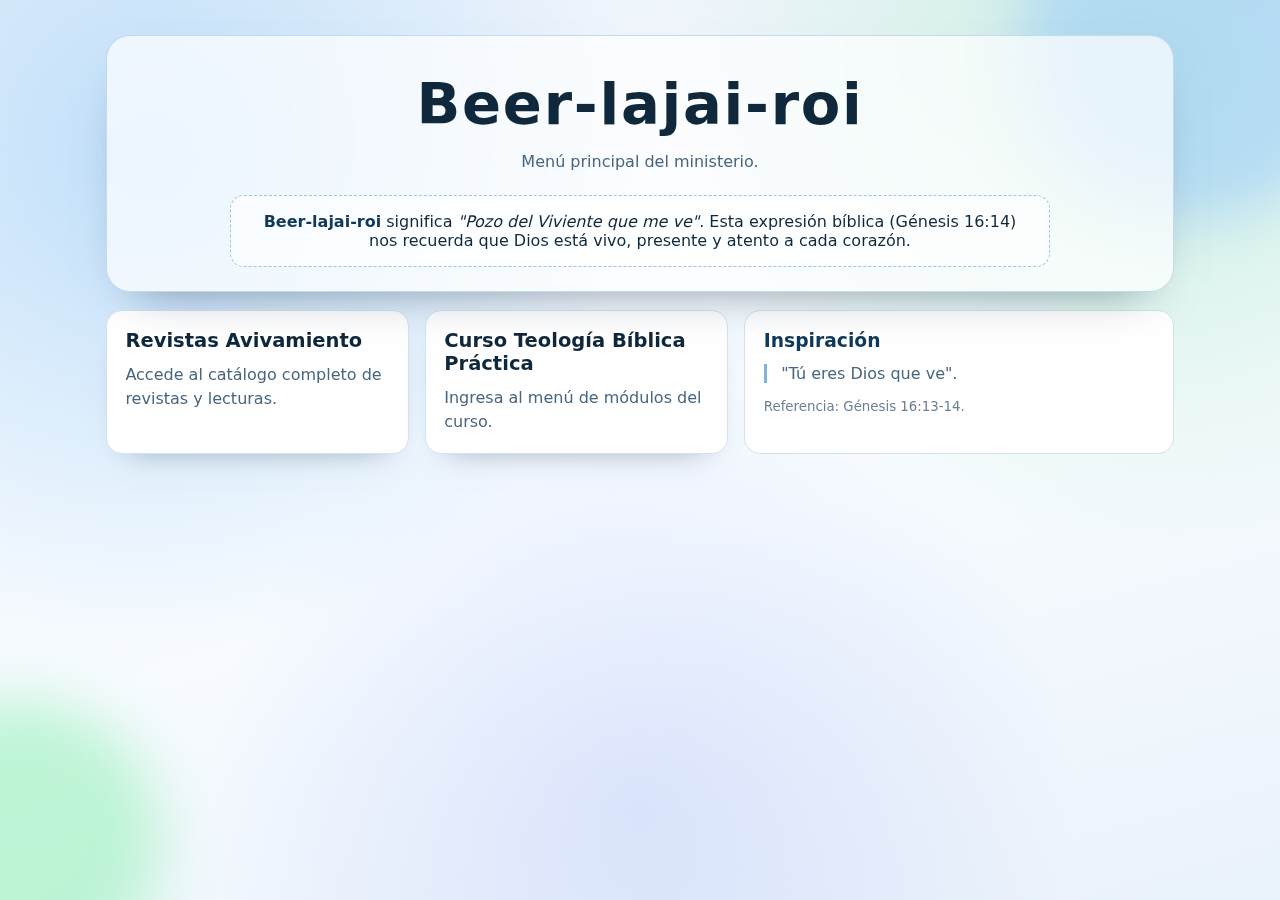
<file: index.html>
<!doctype html>
<html lang="es">
  <head>
    <meta charset="UTF-8" />
    <meta name="viewport" content="width=device-width, initial-scale=1.0" />
    <title>Beer-lajai-roi | Menú principal</title>
    <style>
      :root {
        --bg: #edf3fb;
        --text: #10283c;
        --muted: #47657f;
        --glass: rgba(255, 255, 255, 0.7);
        --glass-border: rgba(190, 214, 236, 0.9);
        --card: #ffffff;
        --card-border: #d3e3f2;
      }

      * { box-sizing: border-box; }

      body {
        margin: 0;
        font-family: Inter, system-ui, -apple-system, Segoe UI, Roboto, sans-serif;
        color: var(--text);
        background: var(--bg);
        min-height: 100vh;
        overflow-x: hidden;
      }

      .bg {
        position: fixed;
        inset: 0;
        z-index: -1;
        background:
          radial-gradient(circle at 12% 18%, rgba(33, 150, 243, 0.23), transparent 36%),
          radial-gradient(circle at 90% 8%, rgba(46, 204, 113, 0.2), transparent 34%),
          radial-gradient(circle at 50% 90%, rgba(76, 110, 245, 0.14), transparent 42%),
          linear-gradient(165deg, #edf3fb 0%, #f7fbff 58%, #eaf2fa 100%);
      }

      .bg::before,
      .bg::after {
        content: "";
        position: absolute;
        border-radius: 50%;
        filter: blur(30px);
        opacity: 0.5;
      }

      .bg::before {
        width: 340px;
        height: 340px;
        background: #93c5fd;
        top: -120px;
        right: -80px;
      }

      .bg::after {
        width: 280px;
        height: 280px;
        background: #86efac;
        left: -120px;
        bottom: -80px;
      }

      .page {
        max-width: 1100px;
        margin: 0 auto;
        padding: 2.2rem 1rem 2.5rem;
      }

      .hero {
        position: relative;
        border-radius: 24px;
        padding: 2.2rem 1.4rem 1.5rem;
        background: var(--glass);
        border: 1px solid var(--glass-border);
        backdrop-filter: blur(8px);
        box-shadow: 0 24px 46px -30px rgba(16, 40, 60, 0.55);
        text-align: center;
      }

      .hero h1 {
        margin: 0;
        font-size: clamp(2.2rem, 5.5vw, 3.6rem);
        letter-spacing: 0.03em;
      }

      .hero .sub {
        margin: 0.65rem auto 0;
        max-width: 760px;
        color: var(--muted);
        line-height: 1.6;
      }

      .meaning {
        margin: 1.3rem auto 0;
        max-width: 820px;
        padding: 1rem 1.2rem;
        border-radius: 14px;
        border: 1px dashed #9dc2e4;
        background: rgba(255, 255, 255, 0.65);
      }

      .meaning strong { color: #0f3a5b; }

      .layout {
        margin-top: 1.1rem;
        display: grid;
        grid-template-columns: 1.3fr 0.9fr;
        gap: 1rem;
      }

      .card-grid {
        display: grid;
        grid-template-columns: repeat(auto-fit, minmax(240px, 1fr));
        gap: 1rem;
      }

      .card {
        display: block;
        text-decoration: none;
        color: inherit;
        padding: 1.15rem;
        border-radius: 16px;
        border: 1px solid var(--card-border);
        background: var(--card);
        box-shadow: 0 16px 30px -24px rgba(16, 40, 60, 0.5);
        transition: transform 0.22s ease, border-color 0.22s ease;
      }

      .card:hover,
      .card:focus-visible {
        transform: translateY(-4px);
        border-color: #8bb5da;
        outline: none;
      }

      .card h2 {
        margin: 0;
        font-size: 1.22rem;
      }

      .card p {
        margin: 0.7rem 0 0;
        color: var(--muted);
        line-height: 1.5;
      }

      .verse {
        border-radius: 16px;
        border: 1px solid var(--card-border);
        background: var(--card);
        padding: 1.2rem;
      }

      .verse h3 {
        margin: 0;
        color: #0f3a5b;
      }

      .verse blockquote {
        margin: 0.8rem 0;
        padding-left: 0.9rem;
        border-left: 3px solid #7fb2df;
        color: var(--muted);
      }

      .verse small {
        color: #6b7f95;
      }

      @media (max-width: 860px) {
        .layout {
          grid-template-columns: 1fr;
        }
      }

      html[data-theme="dark"] {
        --bg: #0b1220;
        --text: #e2e8f0;
        --muted: #c3d0df;
        --glass: rgba(15, 23, 42, 0.62);
        --glass-border: rgba(71, 85, 105, 0.8);
        --card: #1e293b;
        --card-border: #334155;
      }

      html[data-theme="dark"] .bg {
        background:
          radial-gradient(circle at 12% 18%, rgba(59, 130, 246, 0.2), transparent 36%),
          radial-gradient(circle at 90% 8%, rgba(16, 185, 129, 0.2), transparent 34%),
          radial-gradient(circle at 50% 90%, rgba(99, 102, 241, 0.22), transparent 42%),
          linear-gradient(165deg, #0b1220 0%, #111827 58%, #0f172a 100%);
      }

      html[data-theme="dark"] .meaning {
        border-color: #475569;
        background: rgba(15, 23, 42, 0.52);
      }

      html[data-theme="dark"] .meaning strong,
      html[data-theme="dark"] .verse h3 {
        color: #93c5fd;
      }

      html[data-theme="dark"] .verse small {
        color: #9fb0c4;
      }
    </style>
  </head>
  <body>
    <div class="bg" aria-hidden="true"></div>

    <main class="page">
      <header class="hero">
        <h1>Beer-lajai-roi</h1>
        <p class="sub">Menú principal del ministerio.</p>

        <p class="meaning">
          <strong>Beer-lajai-roi</strong> significa <em>"Pozo del Viviente que me ve"</em>.
          Esta expresión bíblica (Génesis 16:14) nos recuerda que Dios está vivo, presente y atento a cada corazón.
        </p>
      </header>

      <section class="layout" id="main-menu-grid" aria-label="Secciones principales">
        <div class="card-grid">
          <a class="card" href="./revistas-avivamiento/menu.html">
            <h2>Revistas Avivamiento</h2>
            <p>Accede al catálogo completo de revistas y lecturas.</p>
          </a>

          <a class="card" href="./curso-teologia-biblica-practica/menu.html">
            <h2>Curso Teología Bíblica Práctica</h2>
            <p>Ingresa al menú de módulos del curso.</p>
          </a>
        </div>

        <aside class="verse" aria-label="Texto inspirador">
          <h3>Inspiración</h3>
          <blockquote>
            "Tú eres Dios que ve".
          </blockquote>
          <small>Referencia: Génesis 16:13-14.</small>
        </aside>
      </section>
    </main>

    <script src="./assets/theme.js"></script>
  </body>
</html>
</file>
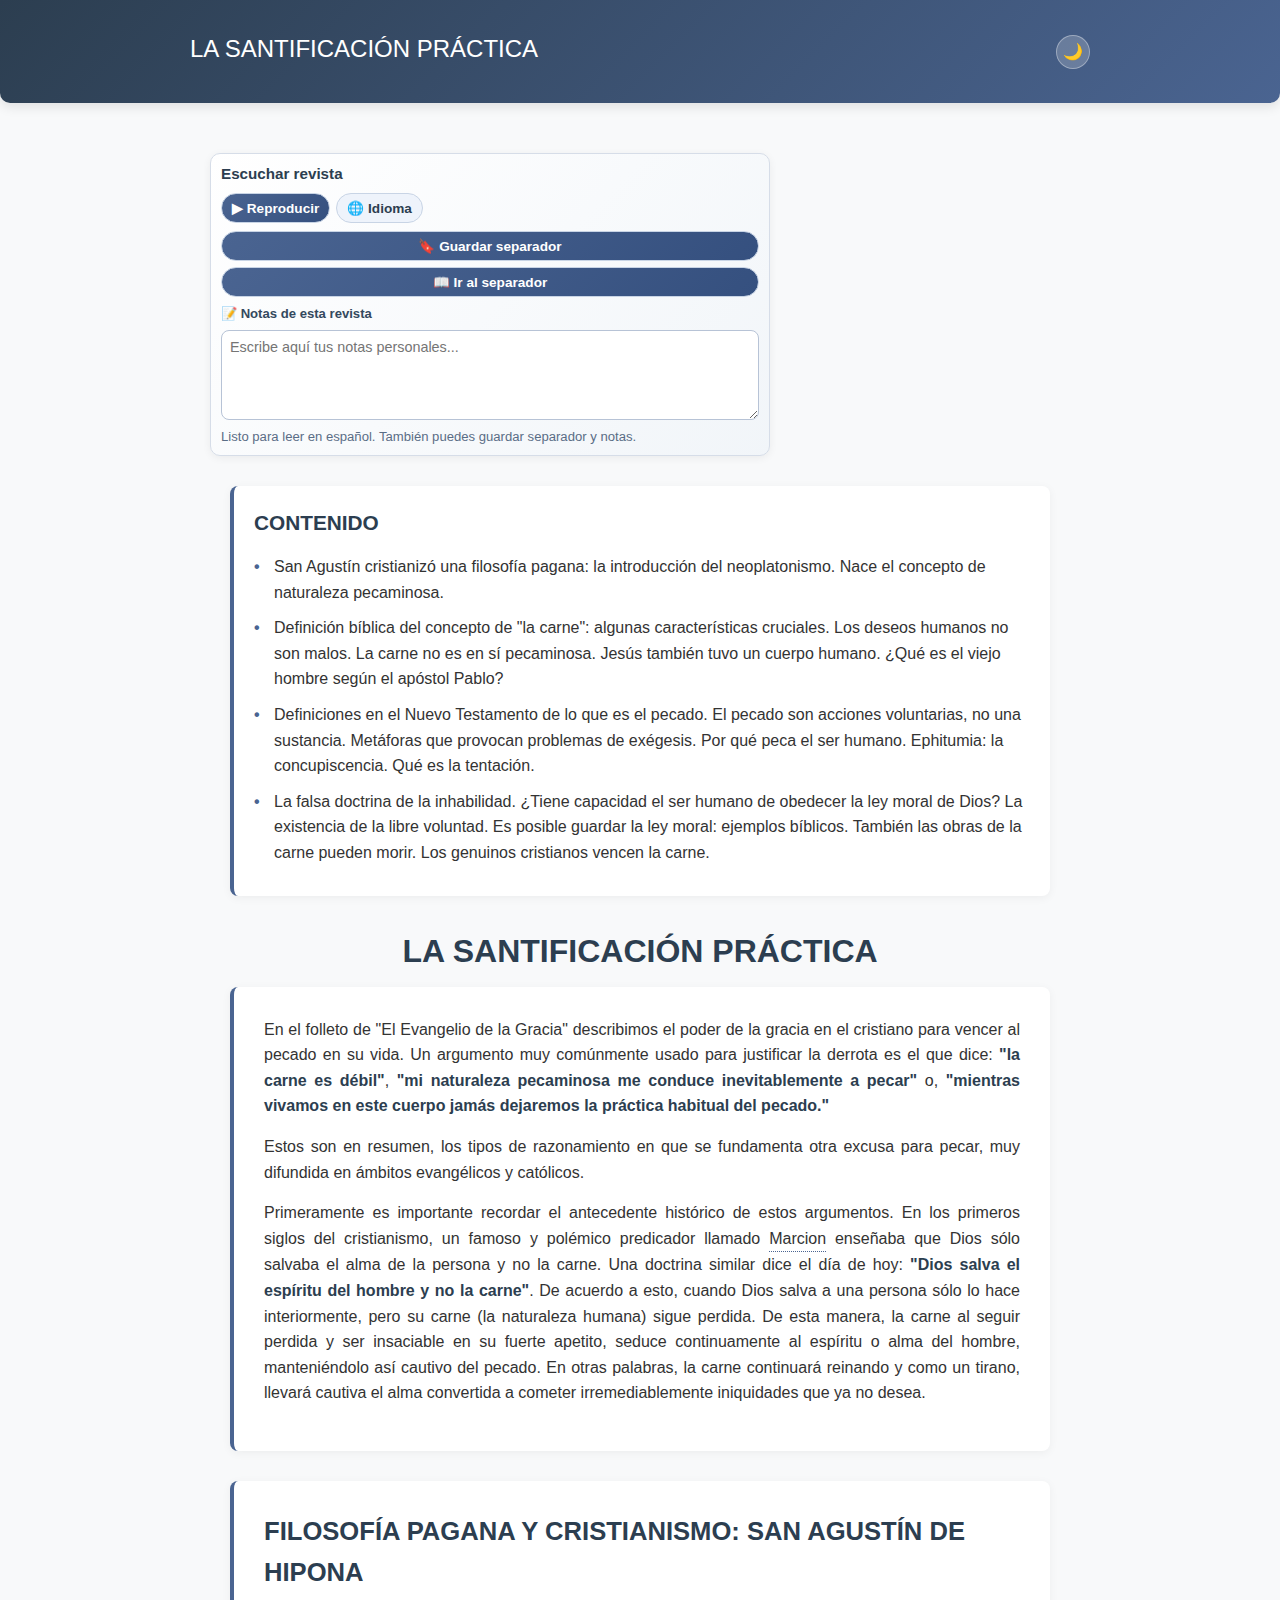
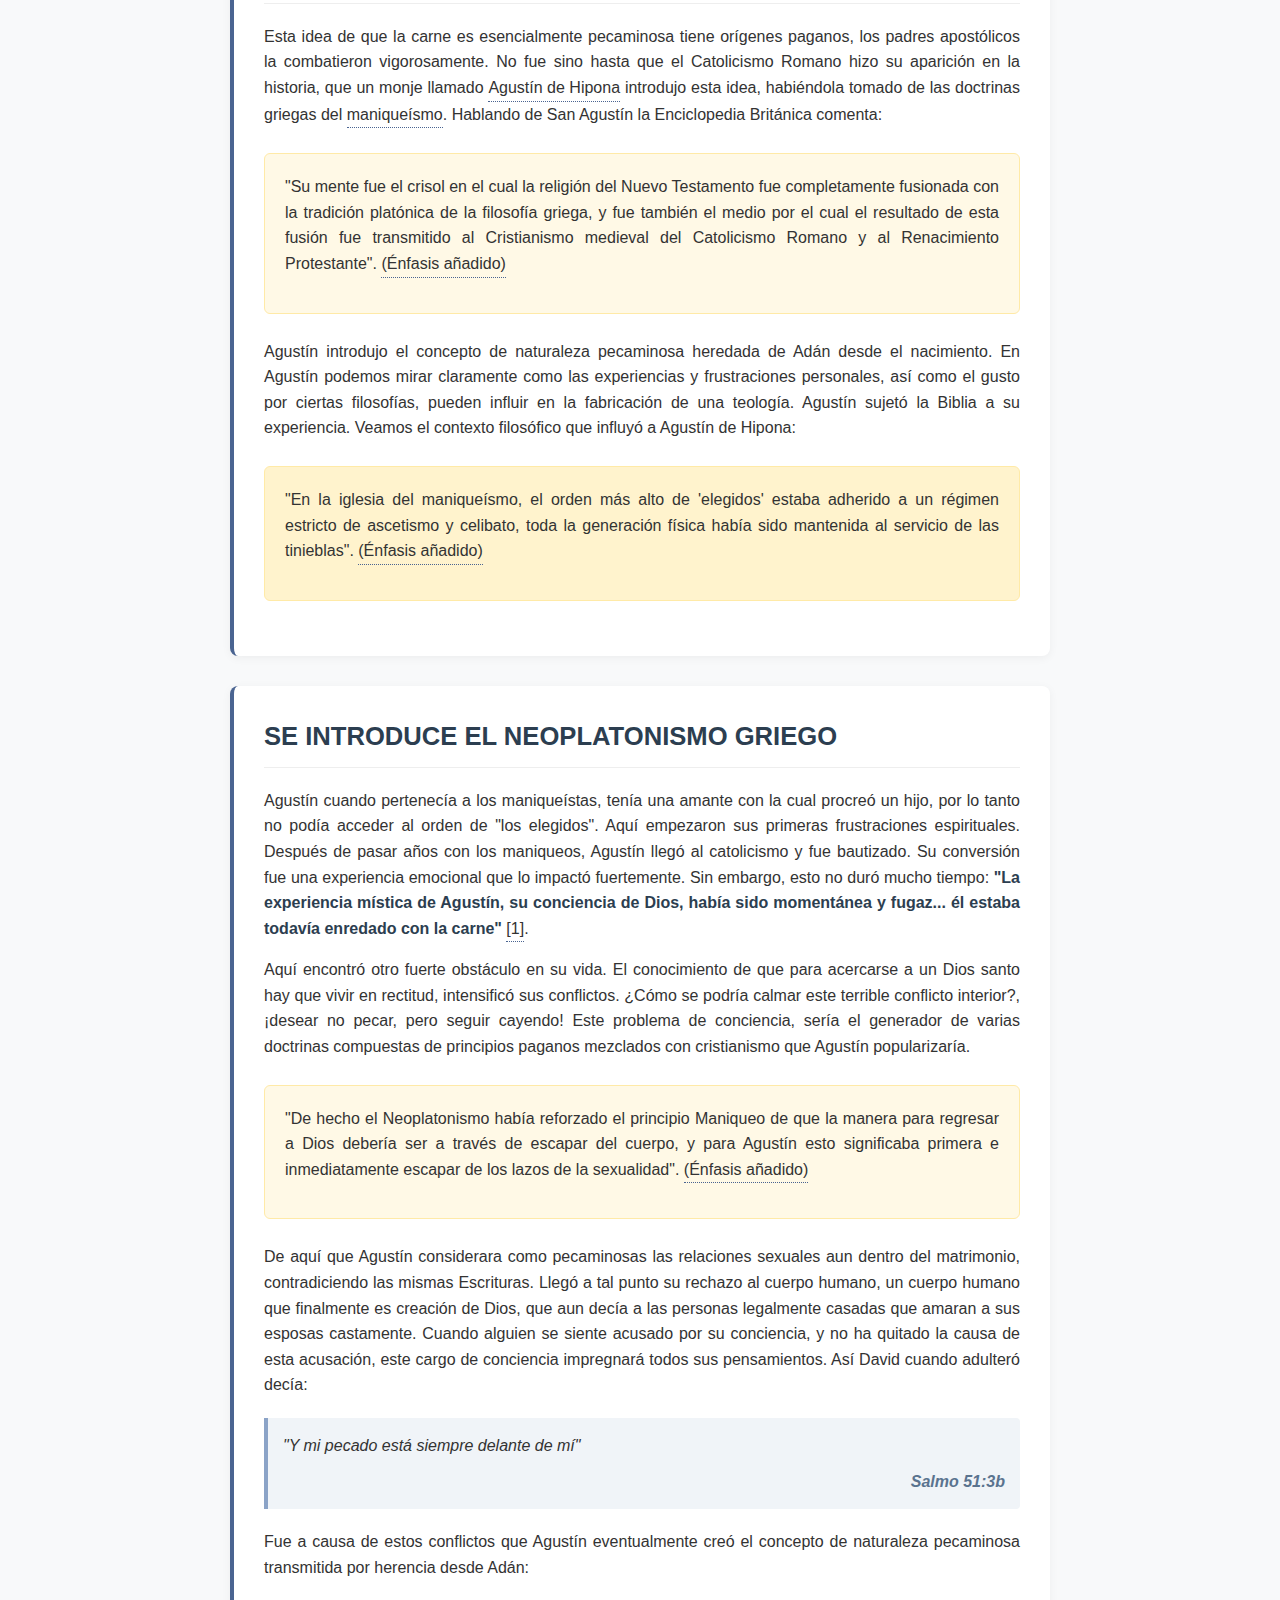
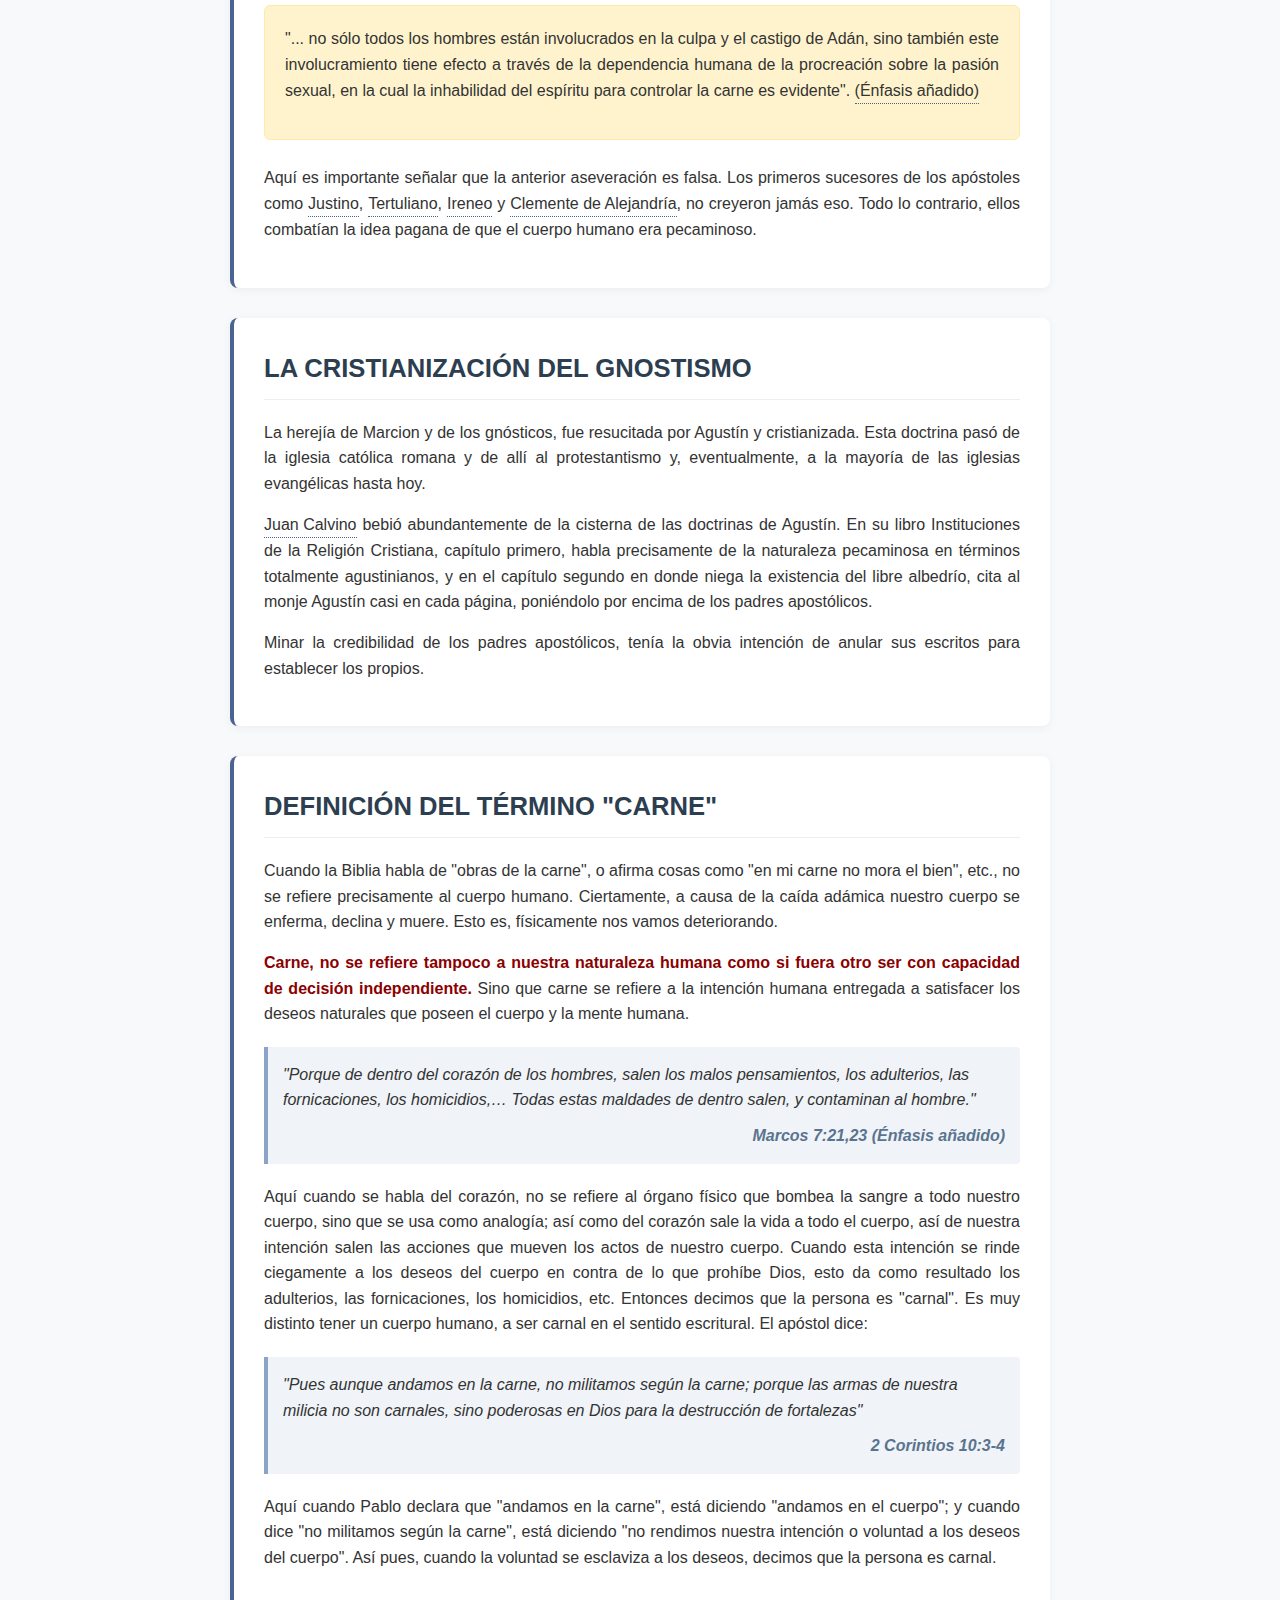
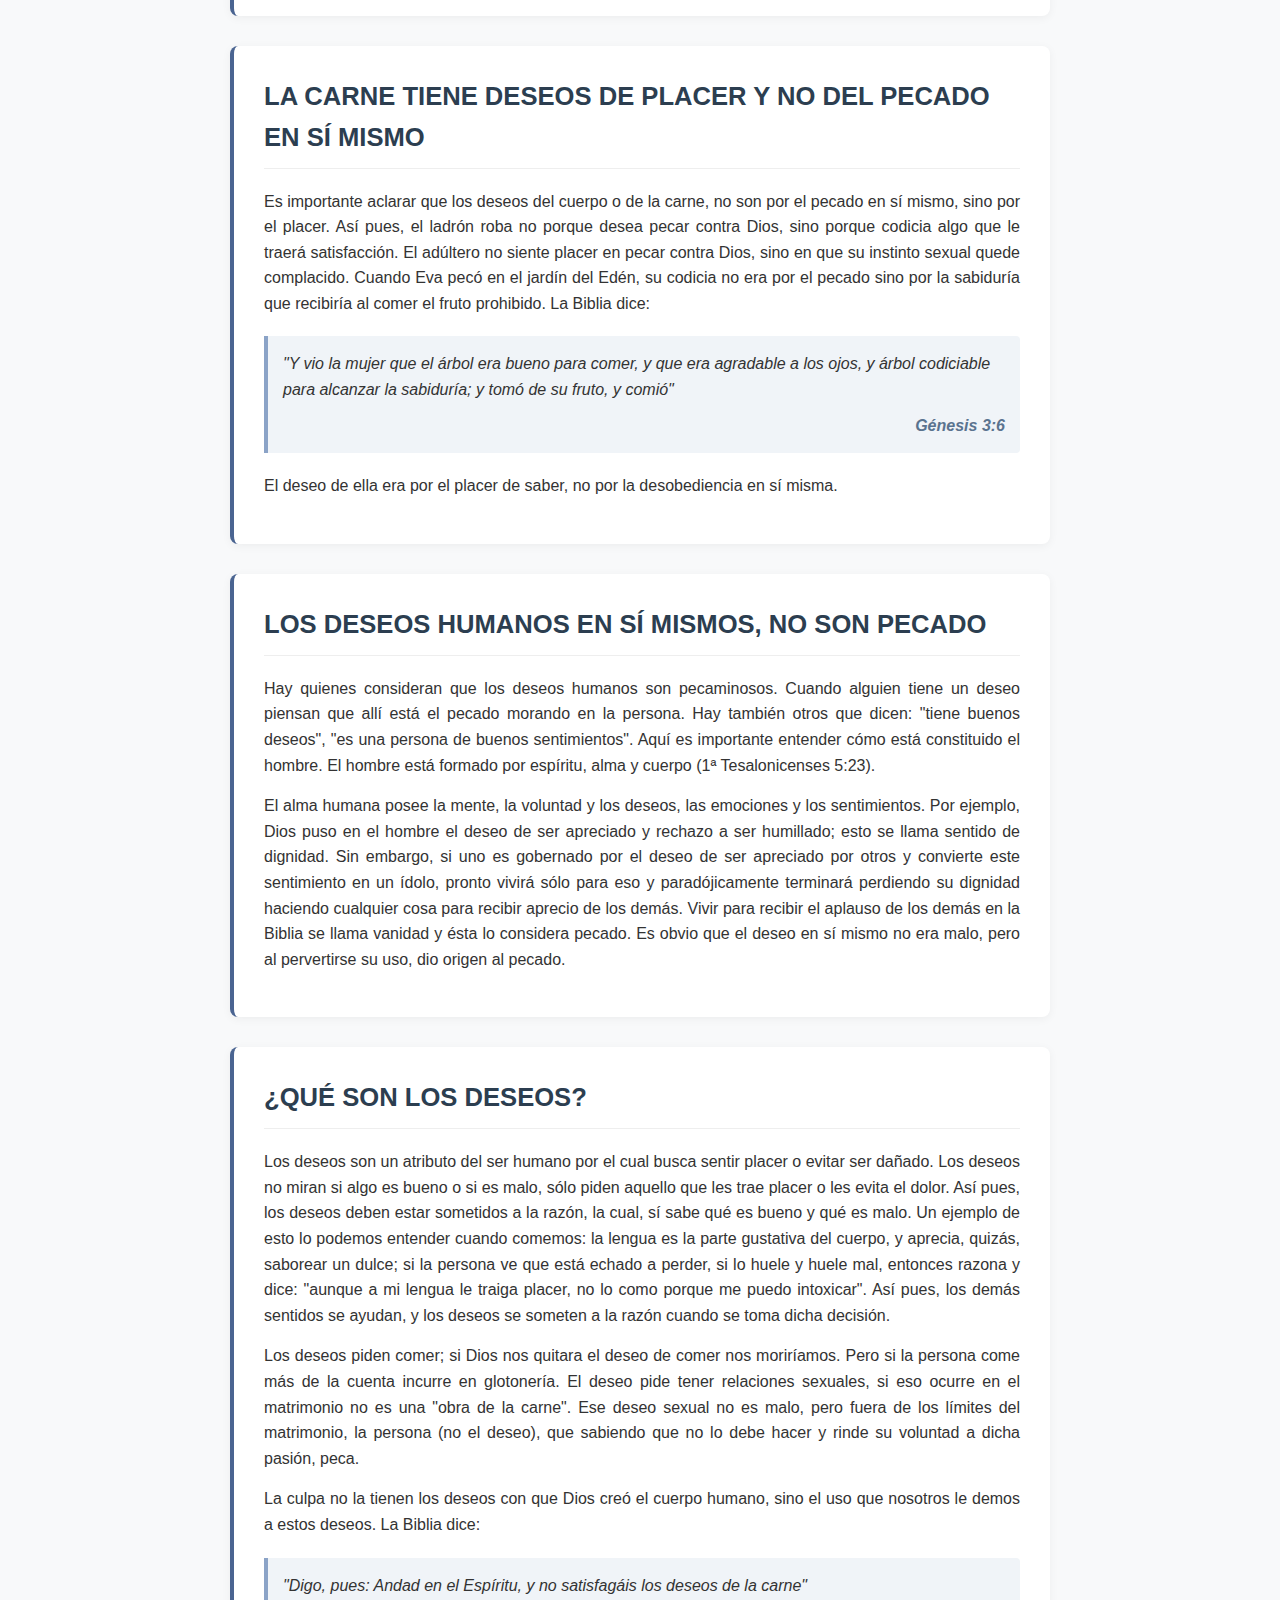
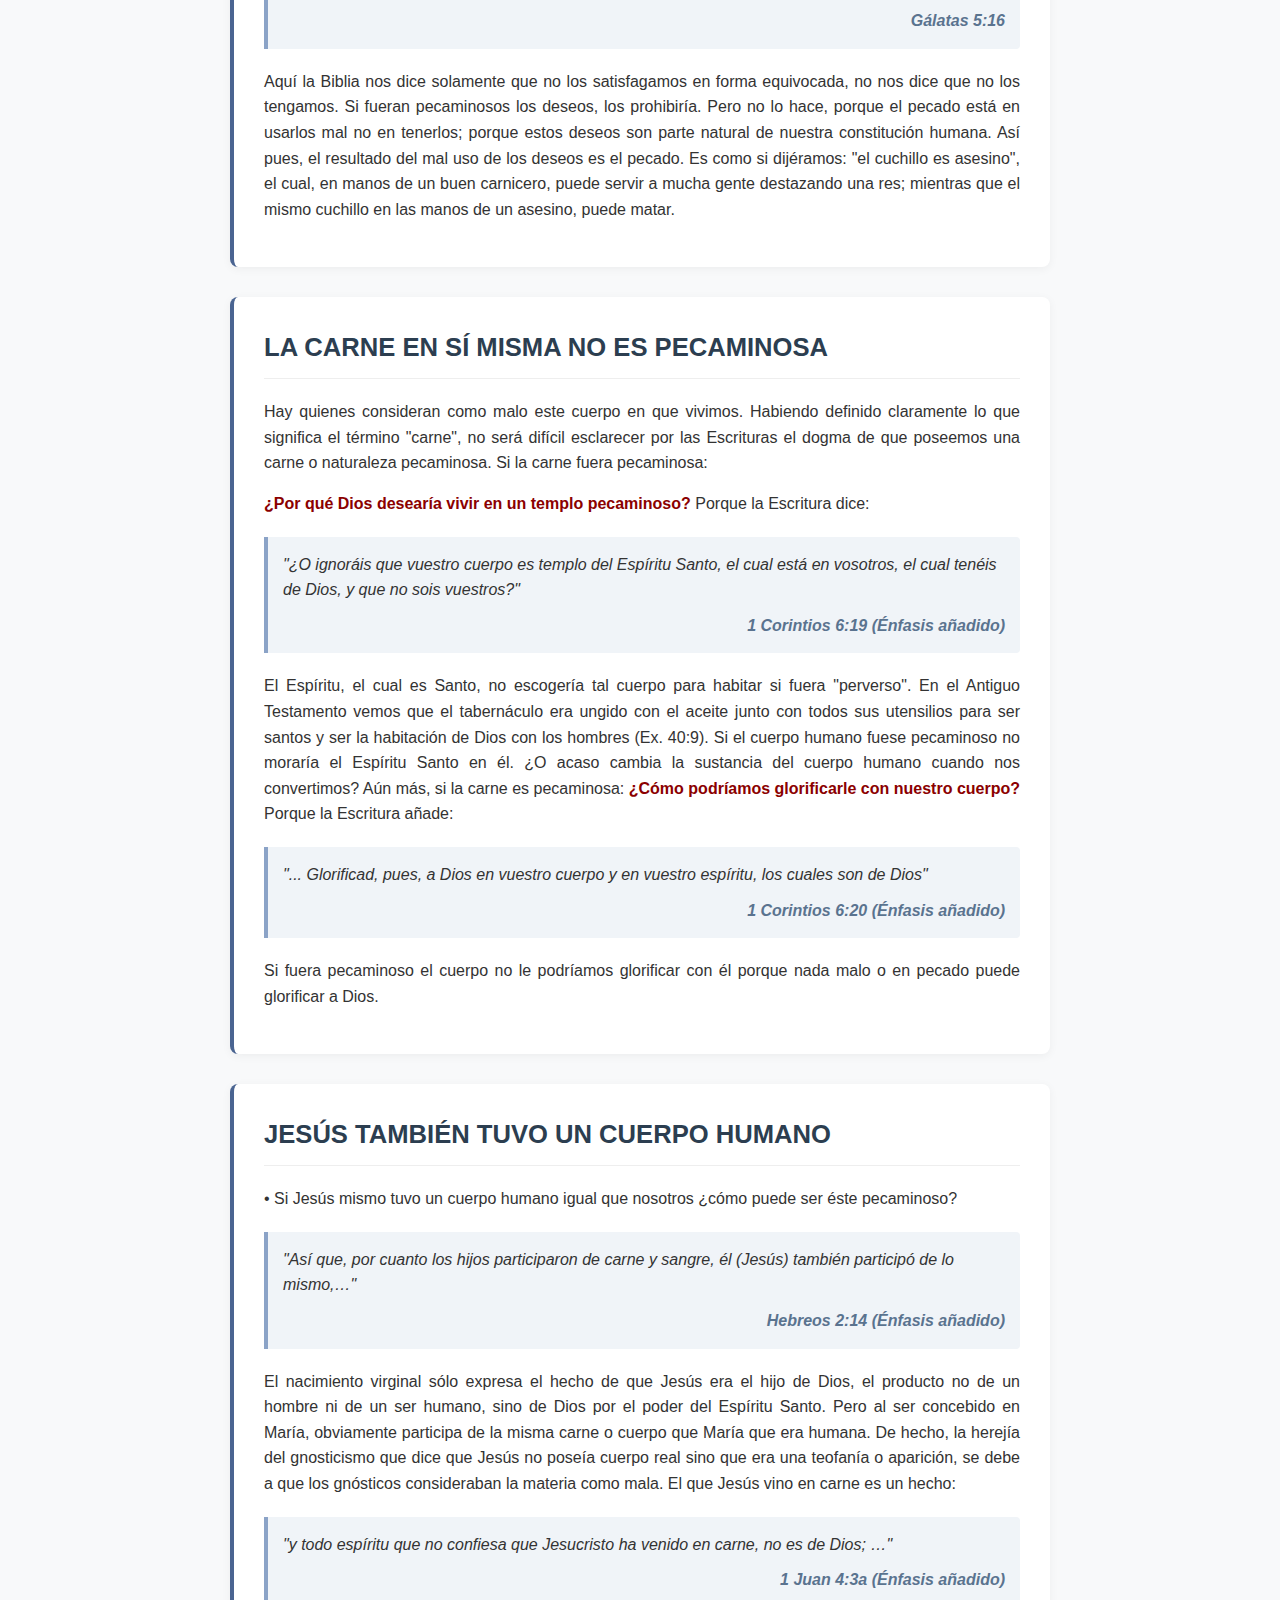
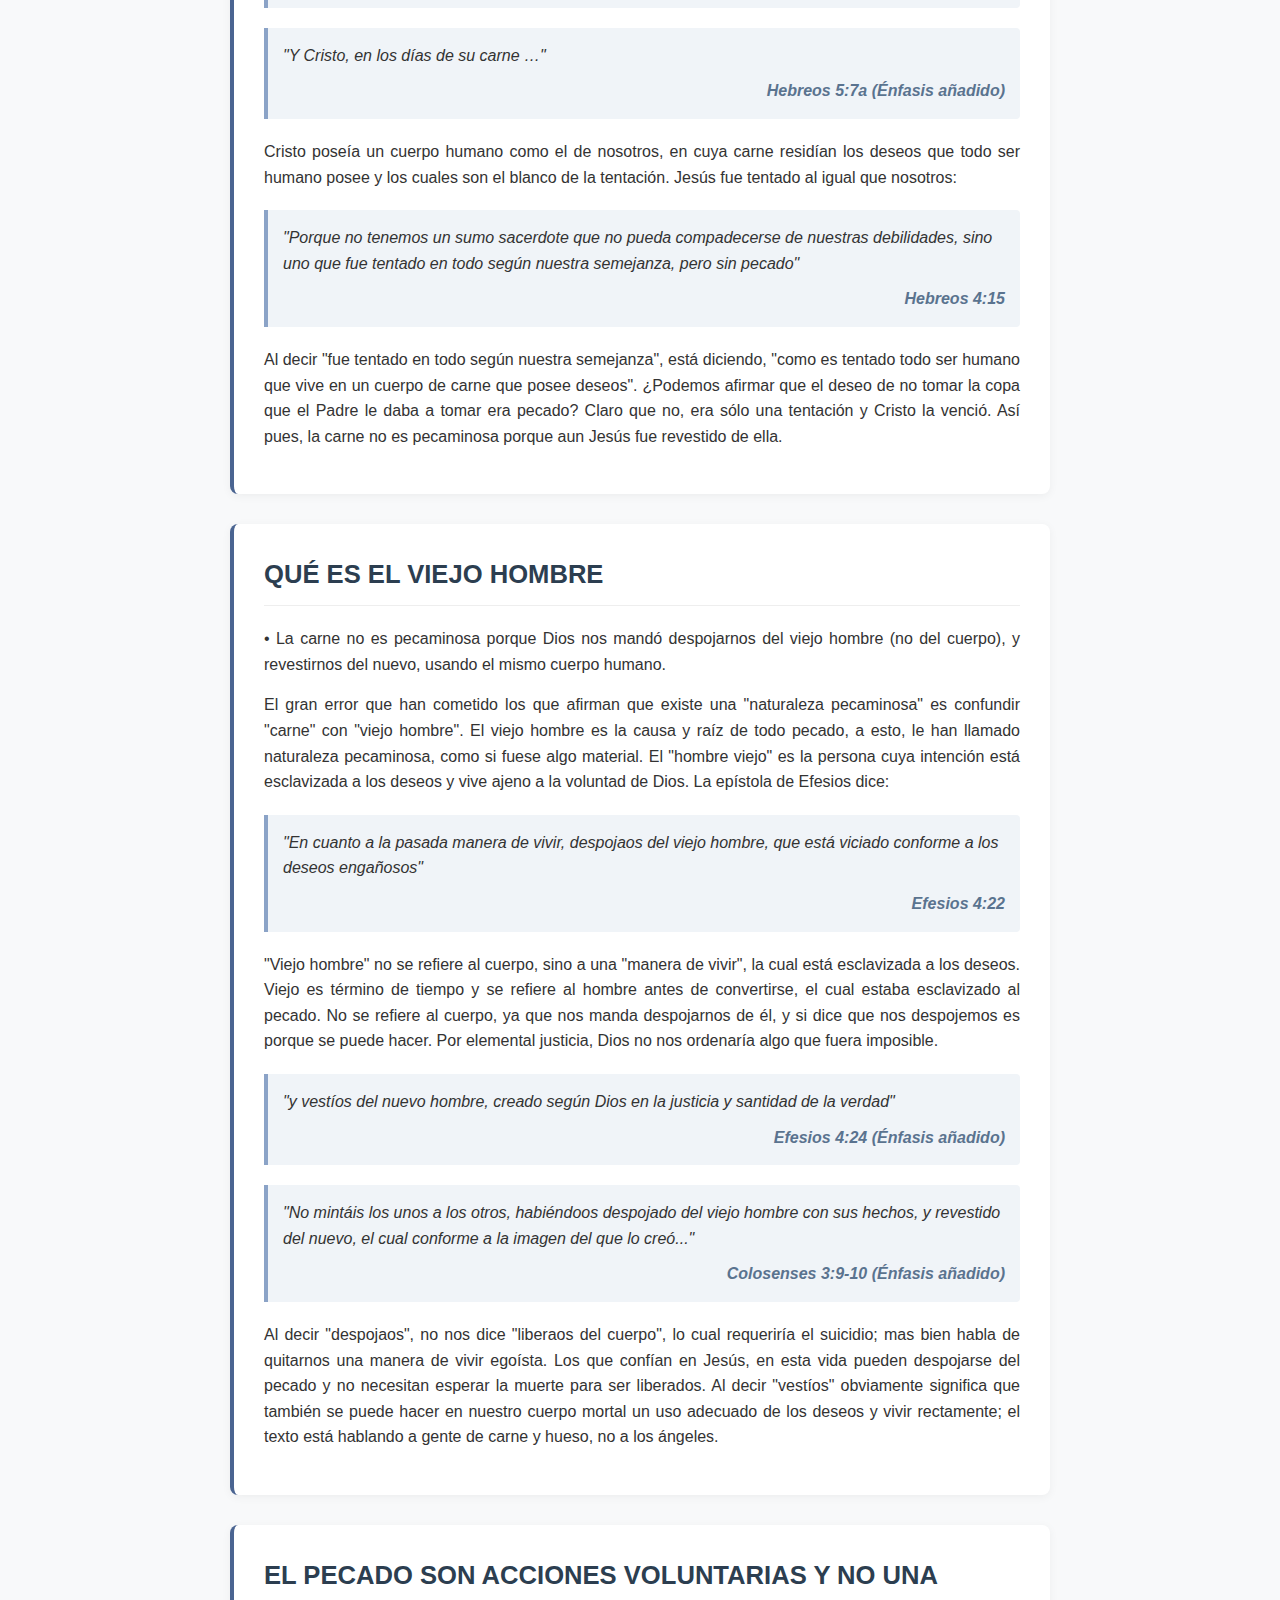
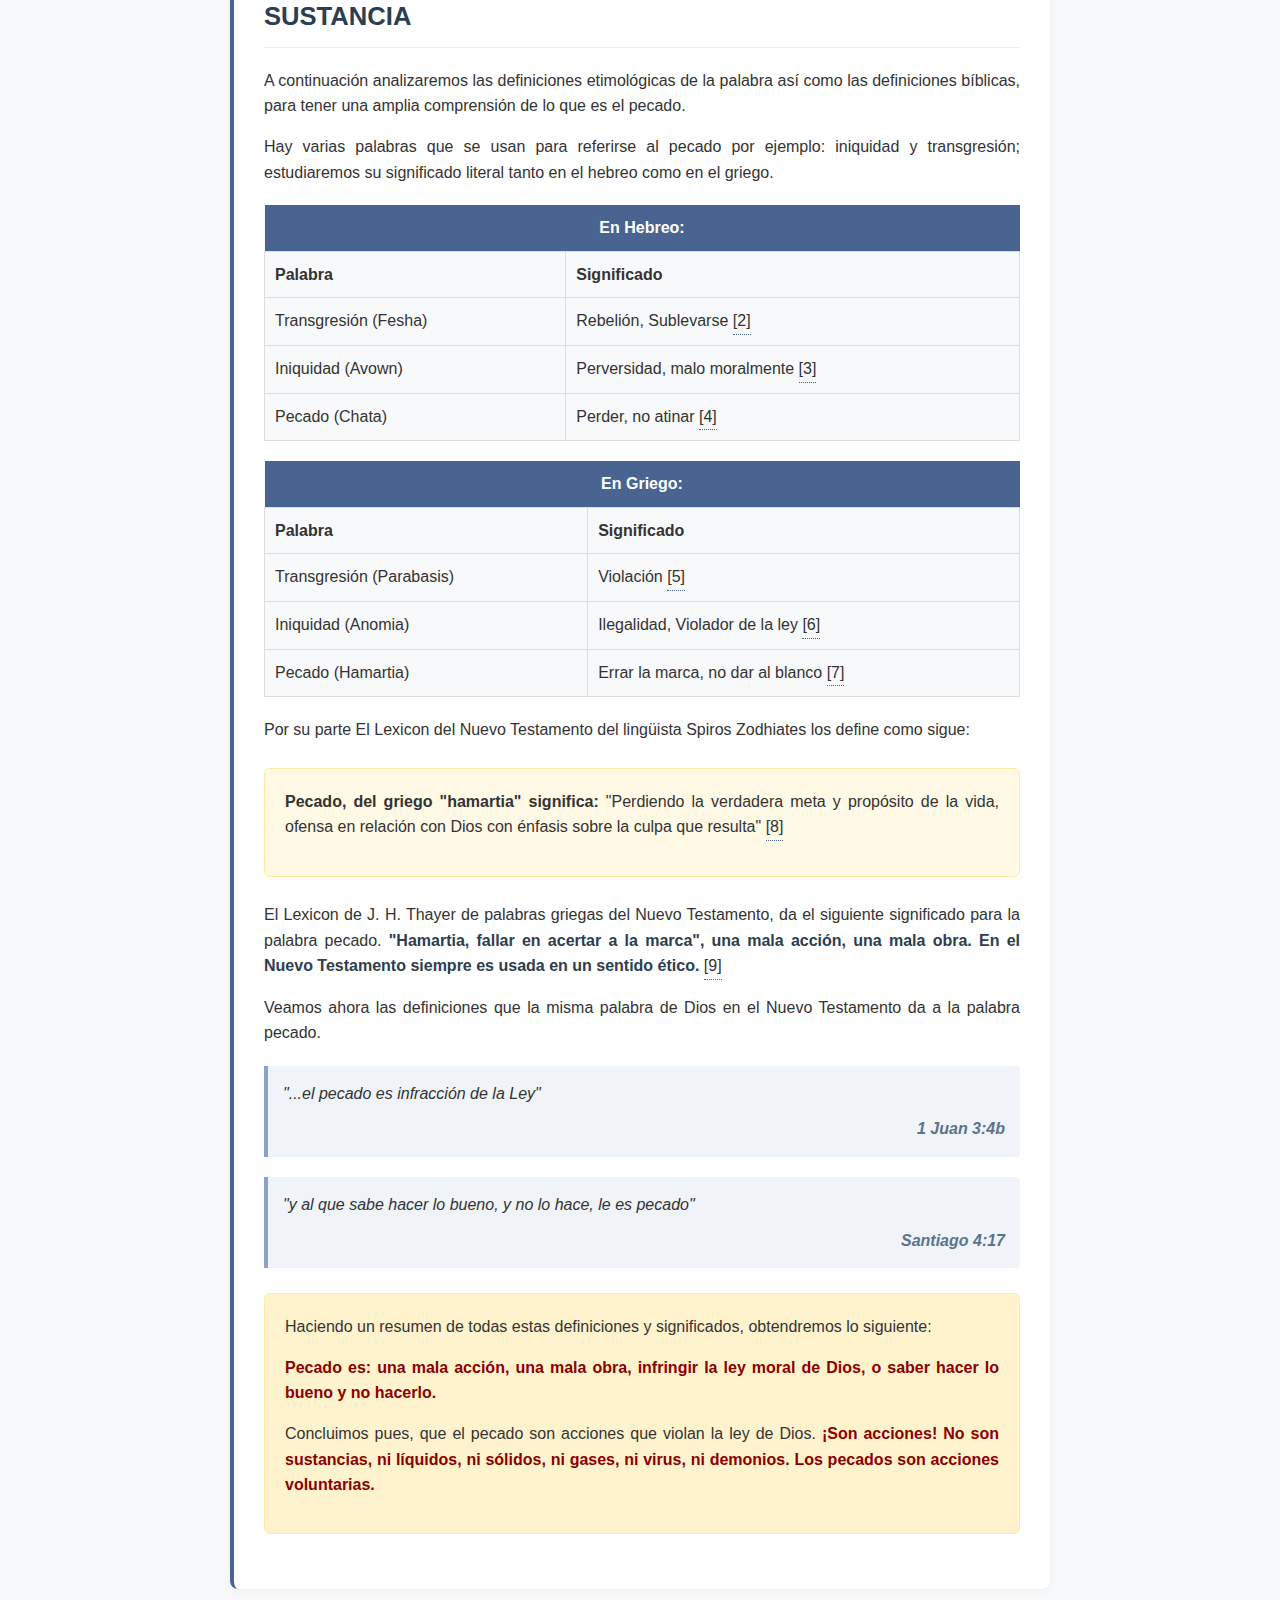
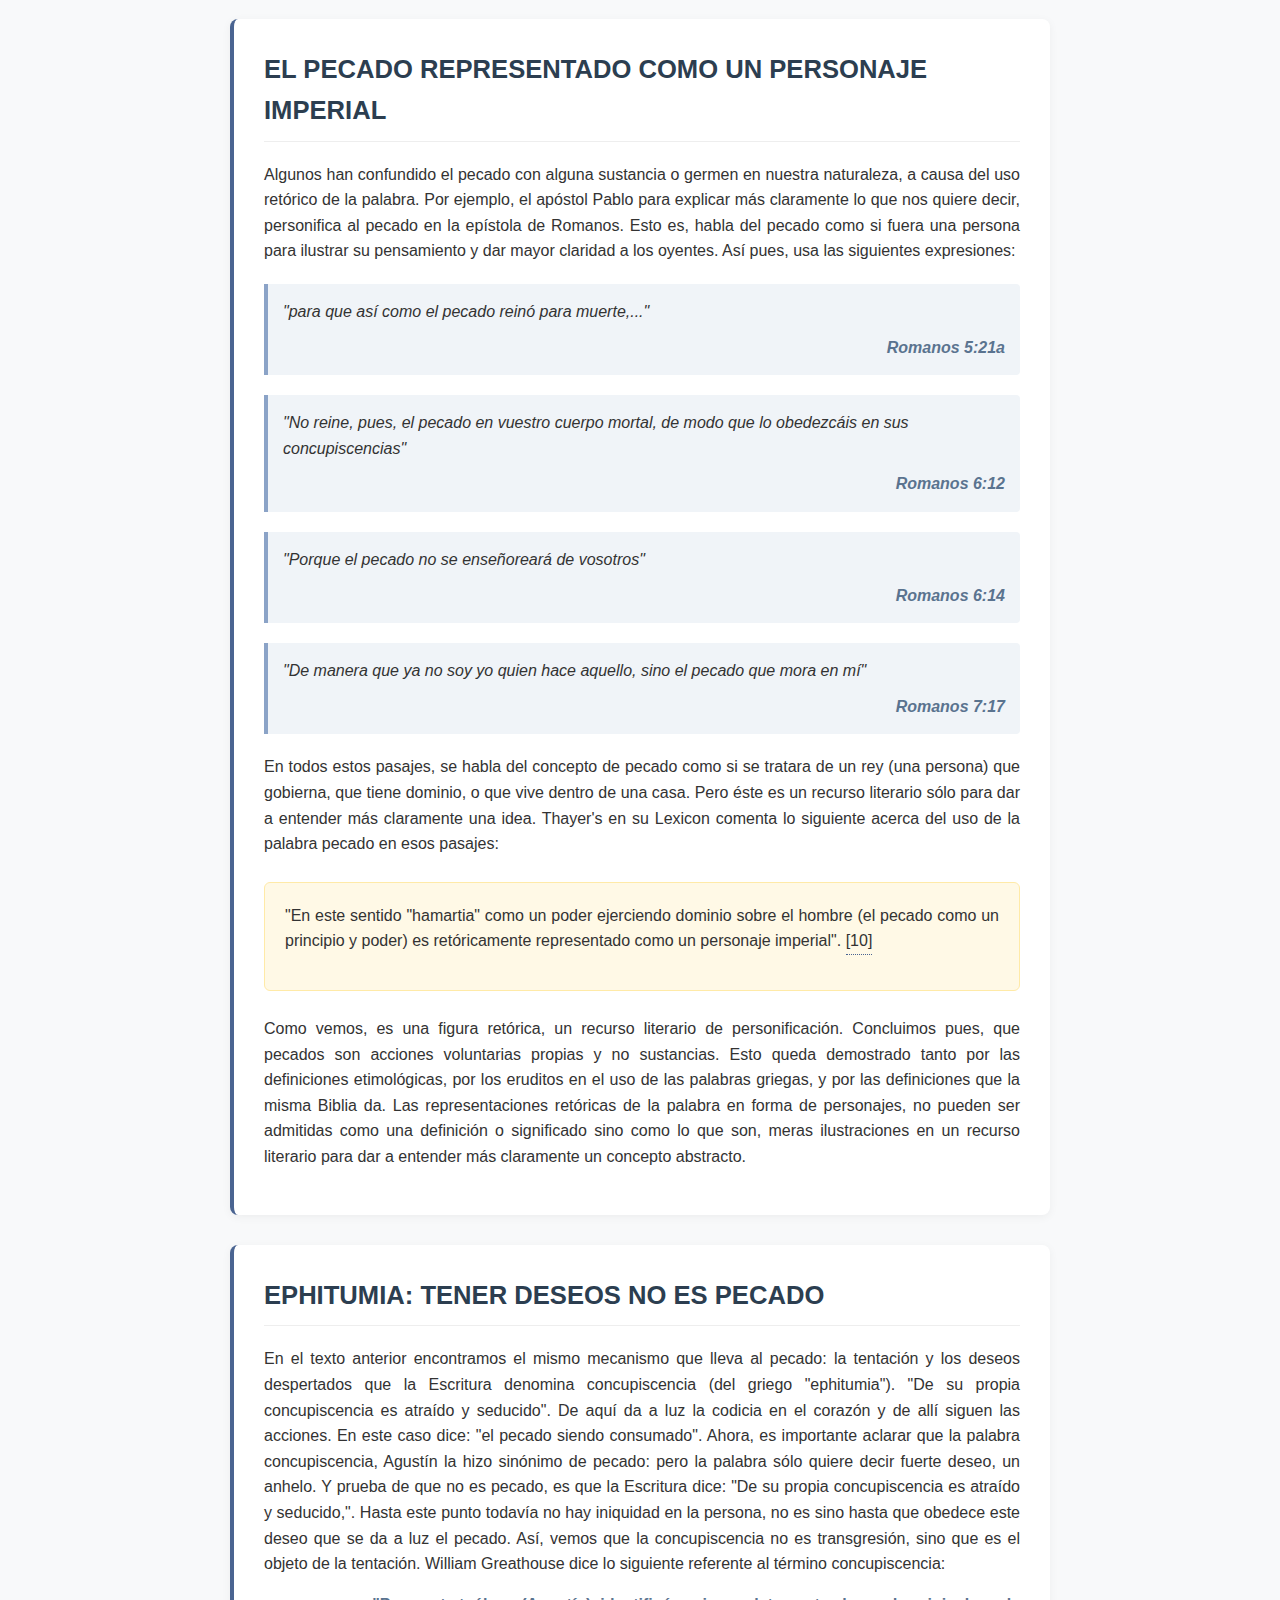
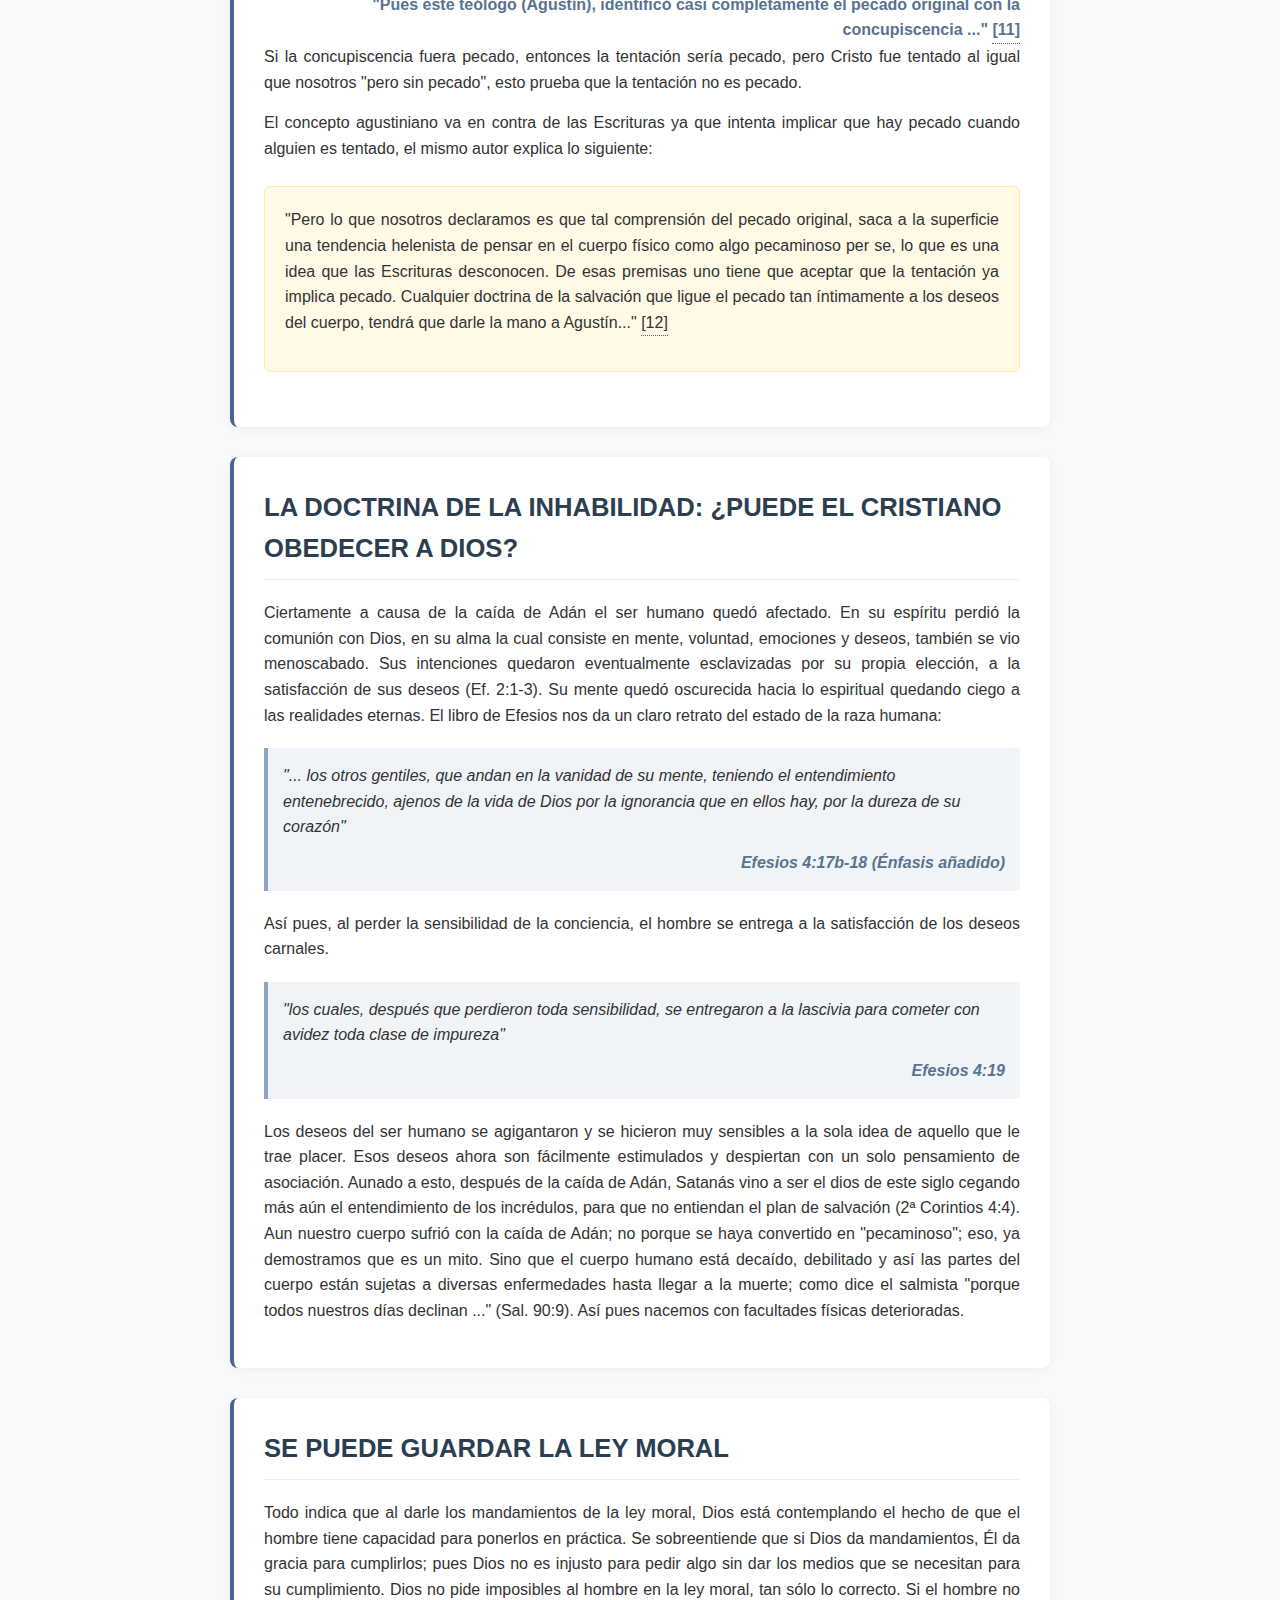
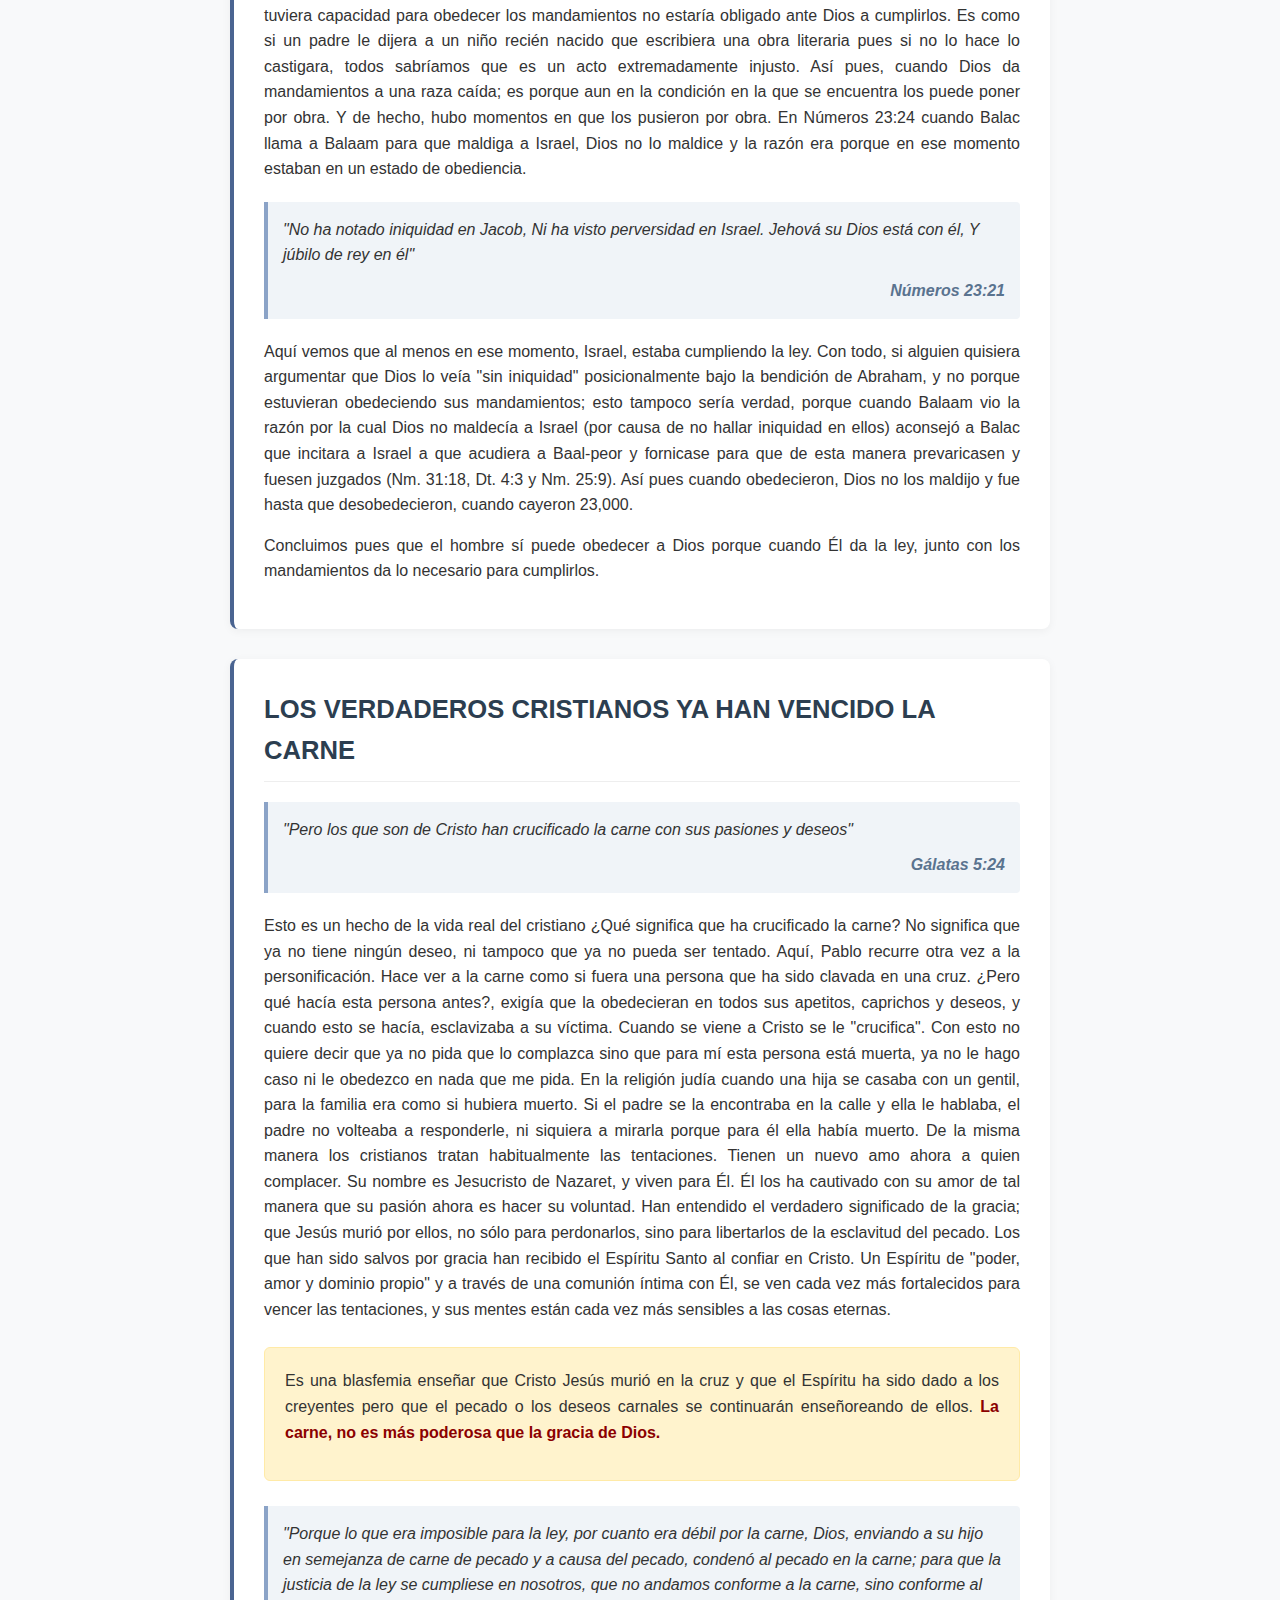
<file: curso-teologia-biblica-practica/la-santificacion-practica/index.html>
<!DOCTYPE html>
<html lang="es">
<head>
    <meta charset="UTF-8">
    <meta name="viewport" content="width=device-width, initial-scale=1.0">
    <title>La Santificación Práctica</title>
    <style>
        * {
            margin: 0;
            padding: 0;
            box-sizing: border-box;
            font-family: 'Segoe UI', Tahoma, Geneva, Verdana, sans-serif;
        }

        body {
            background-color: #f8f9fa;
            color: #333;
            line-height: 1.6;
        }

        .container {
            max-width: 900px;
            margin: 0 auto;
            padding: 20px;
        }

        header {
            background: linear-gradient(135deg, #2c3e50, #4a6491);
            color: white;
            padding: 30px 20px;
            text-align: center;
            border-radius: 0 0 10px 10px;
            box-shadow: 0 4px 12px rgba(0,0,0,0.1);
            margin-bottom: 30px;
        }

        .header-content {
            display: flex;
            justify-content: space-between;
            align-items: center;
            max-width: 900px;
            margin: 0 auto;
        }

        .title-info {
            text-align: left;
        }

        .title-name {
            font-size: 1.5rem;
            margin-bottom: 5px;
        }

        .print-button {
            background: rgba(255,255,255,0.2);
            border: 1px solid rgba(255,255,255,0.3);
            color: white;
            padding: 8px 15px;
            border-radius: 4px;
            cursor: pointer;
            font-weight: bold;
            transition: background 0.3s;
        }

        .print-button:hover {
            background: rgba(255,255,255,0.3);
        }

        .main-title {
            text-align: center;
            font-size: 2rem;
            margin: 30px 0 10px;
            color: #2c3e50;
        }

        .content-section {
            background: white;
            border-radius: 8px;
            padding: 30px;
            margin-bottom: 30px;
            box-shadow: 0 2px 10px rgba(0,0,0,0.05);
            border-left: 4px solid #4a6491;
        }

        h2 {
            color: #2c3e50;
            margin-bottom: 20px;
            padding-bottom: 10px;
            border-bottom: 1px solid #eee;
            font-size: 1.6rem;
        }

        h3 {
            color: #4a6491;
            margin: 25px 0 15px;
            font-size: 1.3rem;
        }

        p {
            margin-bottom: 15px;
            text-align: justify;
        }

        .scripture {
            background-color: #f0f4f8;
            border-left: 4px solid #8ba3c7;
            padding: 15px;
            margin: 20px 0;
            font-style: italic;
            border-radius: 0 4px 4px 0;
            position: relative;
        }

        .scripture-ref {
            display: block;
            text-align: right;
            font-weight: bold;
            margin-top: 10px;
            color: #5a738f;
        }

        .highlight-box {
            background-color: #fff9e6;
            border: 1px solid #ffeaa7;
            border-radius: 6px;
            padding: 20px;
            margin: 25px 0;
        }

        .warning-box {
            background-color: #fff3cd;
            border: 1px solid #ffeaa7;
            border-radius: 6px;
            padding: 20px;
            margin: 25px 0;
        }

        .definition-table {
            margin: 20px 0;
            overflow-x: auto;
        }

        .definition-table table {
            width: 100%;
            border-collapse: collapse;
            background-color: #f8f9fa;
        }

        .definition-table th {
            background-color: #4a6491;
            color: white;
            padding: 10px;
            text-align: center;
        }

        .definition-table td {
            border: 1px solid #ddd;
            padding: 10px;
            vertical-align: top;
        }

        footer {
            text-align: center;
            margin-top: 40px;
            padding: 20px;
            color: #666;
            border-top: 1px solid #eee;
            font-style: italic;
        }

        .emphasis {
            font-weight: bold;
            color: #2c3e50;
        }

        .red-emphasis {
            color: #8B0000;
            font-weight: bold;
        }

        .content-table {
            background: white;
            border-radius: 8px;
            padding: 20px;
            margin-bottom: 30px;
            box-shadow: 0 2px 10px rgba(0,0,0,0.05);
            border-left: 4px solid #4a6491;
        }

        .content-table h3 {
            margin-top: 0;
            margin-bottom: 15px;
            color: #2c3e50;
        }

        .content-table ul {
            list-style: none;
            padding-left: 0;
        }

        .content-table li {
            margin-bottom: 10px;
            padding-left: 20px;
            position: relative;
        }

        .content-table li::before {
            content: "•";
            color: #4a6491;
            font-weight: bold;
            position: absolute;
            left: 0;
        }

        .bibliography {
            background-color: #f8f9fa;
            border-radius: 8px;
            padding: 25px;
            margin-top: 30px;
            border-left: 4px solid #8B0000;
        }

        .bibliography h3 {
            color: #8B0000;
            margin-bottom: 20px;
        }

        .bibliography p {
            margin-bottom: 8px;
            font-size: 0.9rem;
            padding-left: 20px;
            text-indent: -20px;
        }

        .reference-number {
            display: inline-block;
            background-color: #4a6491;
            color: white;
            font-size: 0.7rem;
            width: 20px;
            height: 20px;
            border-radius: 50%;
            text-align: center;
            line-height: 20px;
            margin-right: 5px;
            cursor: pointer;
            transition: all 0.2s;
        }

        .reference-number:hover {
            background-color: #2c3e50;
            transform: scale(1.1);
        }

        .tooltip {
            position: relative;
            display: inline-block;
            cursor: pointer;
            border-bottom: 1px dotted #4a6491;
        }

        .tooltip .tooltiptext {
            visibility: hidden;
            width: 280px;
            background-color: #2c3e50;
            color: #fff;
            text-align: left;
            border-radius: 6px;
            padding: 10px;
            position: absolute;
            z-index: 1;
            bottom: 125%;
            left: 50%;
            margin-left: -140px;
            font-size: 0.8rem;
            line-height: 1.4;
            opacity: 0;
            transition: opacity 0.3s;
            pointer-events: none;
        }

        .tooltip:hover .tooltiptext {
            visibility: visible;
            opacity: 1;
        }

        @media (max-width: 768px) {
            .container {
                padding: 10px;
            }

            header {
                padding: 20px 15px;
            }

            .header-content {
                flex-direction: column;
                text-align: center;
            }

            .title-info {
                text-align: center;
                margin-bottom: 15px;
            }

            .main-title {
                font-size: 1.7rem;
            }

            .content-section {
                padding: 20px;
            }

            .definition-table {
                font-size: 0.8rem;
            }

            .tooltip .tooltiptext {
                width: 220px;
                margin-left: -110px;
                font-size: 0.7rem;
            }
        }
    </style>
</head>
<body>
<header>
    <div class="header-content">
        <div class="title-info">
            <div class="title-name">LA SANTIFICACIÓN PRÁCTICA</div>
        </div>
        <button class="print-button" onclick="window.print()">Imprimir este estudio</button>
    </div>
</header>

<div class="container">
    <div class="content-table">
        <h3>CONTENIDO</h3>
        <ul>
            <li>San Agustín cristianizó una filosofía pagana: la introducción del neoplatonismo. Nace el concepto de naturaleza pecaminosa.</li>
            <li>Definición bíblica del concepto de "la carne": algunas características cruciales. Los deseos humanos no son malos. La carne no es en sí pecaminosa. Jesús también tuvo un cuerpo humano. ¿Qué es el viejo hombre según el apóstol Pablo?</li>
            <li>Definiciones en el Nuevo Testamento de lo que es el pecado. El pecado son acciones voluntarias, no una sustancia. Metáforas que provocan problemas de exégesis. Por qué peca el ser humano. Ephitumia: la concupiscencia. Qué es la tentación.</li>
            <li>La falsa doctrina de la inhabilidad. ¿Tiene capacidad el ser humano de obedecer la ley moral de Dios? La existencia de la libre voluntad. Es posible guardar la ley moral: ejemplos bíblicos. También las obras de la carne pueden morir. Los genuinos cristianos vencen la carne.</li>
        </ul>
    </div>

    <h1 class="main-title">LA SANTIFICACIÓN PRÁCTICA</h1>

    <div class="content-section">
        <p>En el folleto de "El Evangelio de la Gracia" describimos el poder de la gracia en el cristiano para vencer al pecado en su vida. Un argumento muy comúnmente usado para justificar la derrota es el que dice: <span class="emphasis">"la carne es débil"</span>, <span class="emphasis">"mi naturaleza pecaminosa me conduce inevitablemente a pecar"</span> o, <span class="emphasis">"mientras vivamos en este cuerpo jamás dejaremos la práctica habitual del pecado."</span></p>

        <p>Estos son en resumen, los tipos de razonamiento en que se fundamenta otra excusa para pecar, muy difundida en ámbitos evangélicos y católicos.</p>

        <p>Primeramente es importante recordar el antecedente histórico de estos argumentos. En los primeros siglos del cristianismo, un famoso y polémico predicador llamado <span class="tooltip">Marcion<span class="tooltiptext">Hereje del siglo II que enseñaba la distinción entre el Dios del Antiguo Testamento (justo) y el Dios del Nuevo Testamento (amoroso). Rechazaba la materialidad del cuerpo de Cristo.</span></span> enseñaba que Dios sólo salvaba el alma de la persona y no la carne. Una doctrina similar dice el día de hoy: <span class="emphasis">"Dios salva el espíritu del hombre y no la carne"</span>. De acuerdo a esto, cuando Dios salva a una persona sólo lo hace interiormente, pero su carne (la naturaleza humana) sigue perdida. De esta manera, la carne al seguir perdida y ser insaciable en su fuerte apetito, seduce continuamente al espíritu o alma del hombre, manteniéndolo así cautivo del pecado. En otras palabras, la carne continuará reinando y como un tirano, llevará cautiva el alma convertida a cometer irremediablemente iniquidades que ya no desea.</p>
    </div>

    <div class="content-section">
        <h2>FILOSOFÍA PAGANA Y CRISTIANISMO: SAN AGUSTÍN DE HIPONA</h2>

        <p>Esta idea de que la carne es esencialmente pecaminosa tiene orígenes paganos, los padres apostólicos la combatieron vigorosamente. No fue sino hasta que el Catolicismo Romano hizo su aparición en la historia, que un monje llamado <span class="tooltip">Agustín de Hipona<span class="tooltiptext">(354-430 d.C.) Obispo, filósofo y teólogo. Considerado uno de los Padres de la Iglesia. Su teología influyó profundamente en el pensamiento católico y protestante, especialmente en Calvino.</span></span> introdujo esta idea, habiéndola tomado de las doctrinas griegas del <span class="tooltip">maniqueísmo<span class="tooltiptext">Religión dualista fundada por Mani en el siglo III. Sostenía que la materia (cuerpo) era creación del principio del mal, mientras que el espíritu era creación del principio del bien.</span></span>. Hablando de San Agustín la Enciclopedia Británica comenta:</p>

        <div class="highlight-box">
            <p>"Su mente fue el crisol en el cual la religión del Nuevo Testamento fue completamente fusionada con la tradición platónica de la filosofía griega, y fue también el medio por el cual el resultado de esta fusión fue transmitido al Cristianismo medieval del Catolicismo Romano y al Renacimiento Protestante". <span class="tooltip">(Énfasis añadido)<span class="tooltiptext">Enciclopedia Británica, Volumen 2, artículo sobre Agustín de Hipona.</span></span></p>
        </div>

        <p>Agustín introdujo el concepto de naturaleza pecaminosa heredada de Adán desde el nacimiento. En Agustín podemos mirar claramente como las experiencias y frustraciones personales, así como el gusto por ciertas filosofías, pueden influir en la fabricación de una teología. Agustín sujetó la Biblia a su experiencia. Veamos el contexto filosófico que influyó a Agustín de Hipona:</p>

        <div class="warning-box">
            <p>"En la iglesia del maniqueísmo, el orden más alto de 'elegidos' estaba adherido a un régimen estricto de ascetismo y celibato, toda la generación física había sido mantenida al servicio de las tinieblas". <span class="tooltip">(Énfasis añadido)<span class="tooltiptext">Will Durant, La Historia de la Civilización, Vol. IV, "La Era de la Fe", p. 80.</span></span></p>
        </div>
    </div>

    <div class="content-section">
        <h2>SE INTRODUCE EL NEOPLATONISMO GRIEGO</h2>

        <p>Agustín cuando pertenecía a los maniqueístas, tenía una amante con la cual procreó un hijo, por lo tanto no podía acceder al orden de "los elegidos". Aquí empezaron sus primeras frustraciones espirituales. Después de pasar años con los maniqueos, Agustín llegó al catolicismo y fue bautizado. Su conversión fue una experiencia emocional que lo impactó fuertemente. Sin embargo, esto no duró mucho tiempo: <span class="emphasis">"La experiencia mística de Agustín, su conciencia de Dios, había sido momentánea y fugaz... él estaba todavía enredado con la carne"</span> <span class="tooltip">[1]<span class="tooltiptext">J. N. D. Kelly, Early Christian Doctrines, p. 358.</span></span>.</p>

        <p>Aquí encontró otro fuerte obstáculo en su vida. El conocimiento de que para acercarse a un Dios santo hay que vivir en rectitud, intensificó sus conflictos. ¿Cómo se podría calmar este terrible conflicto interior?, ¡desear no pecar, pero seguir cayendo! Este problema de conciencia, sería el generador de varias doctrinas compuestas de principios paganos mezclados con cristianismo que Agustín popularizaría.</p>

        <div class="highlight-box">
            <p>"De hecho el Neoplatonismo había reforzado el principio Maniqueo de que la manera para regresar a Dios debería ser a través de escapar del cuerpo, y para Agustín esto significaba primera e inmediatamente escapar de los lazos de la sexualidad". <span class="tooltip">(Énfasis añadido)<span class="tooltiptext">Peter Brown, Augustine of Hippo: A Biography, p. 135.</span></span></p>
        </div>

        <p>De aquí que Agustín considerara como pecaminosas las relaciones sexuales aun dentro del matrimonio, contradiciendo las mismas Escrituras. Llegó a tal punto su rechazo al cuerpo humano, un cuerpo humano que finalmente es creación de Dios, que aun decía a las personas legalmente casadas que amaran a sus esposas castamente. Cuando alguien se siente acusado por su conciencia, y no ha quitado la causa de esta acusación, este cargo de conciencia impregnará todos sus pensamientos. Así David cuando adulteró decía:</p>

        <div class="scripture">
            "Y mi pecado está siempre delante de mí"
            <span class="scripture-ref">Salmo 51:3b</span>
        </div>

        <p>Fue a causa de estos conflictos que Agustín eventualmente creó el concepto de naturaleza pecaminosa transmitida por herencia desde Adán:</p>

        <div class="warning-box">
            <p>"... no sólo todos los hombres están involucrados en la culpa y el castigo de Adán, sino también este involucramiento tiene efecto a través de la dependencia humana de la procreación sobre la pasión sexual, en la cual la inhabilidad del espíritu para controlar la carne es evidente". <span class="tooltip">(Énfasis añadido)<span class="tooltiptext">Agustín, Sobre el Matrimonio y la Concupiscencia, Libro I, Cap. 24.</span></span></p>
        </div>

        <p>Aquí es importante señalar que la anterior aseveración es falsa. Los primeros sucesores de los apóstoles como <span class="tooltip">Justino<span class="tooltiptext">(c. 100-165 d.C.) Mártir cristiano, uno de los primeros apologistas. Enseñaba que los hombres tienen libre albedrío para elegir el bien o el mal.</span></span>, <span class="tooltip">Tertuliano<span class="tooltiptext">(c. 160-220 d.C.) Padre de la Iglesia de Cartago. Defendió la doctrina del libre albedrío contra los gnósticos.</span></span>, <span class="tooltip">Ireneo<span class="tooltiptext">(c. 130-202 d.C.) Obispo de Lyon, discípulo de Policarpo. Escribió "Contra las Herejías", donde defendía la bondad de la creación material.</span></span> y <span class="tooltip">Clemente de Alejandría<span class="tooltiptext">(c. 150-215 d.C.) Teólogo y filósofo cristiano. Enseñaba que el cuerpo es bueno y que el cristiano debe vivir en pureza.</span></span>, no creyeron jamás eso. Todo lo contrario, ellos combatían la idea pagana de que el cuerpo humano era pecaminoso.</p>
    </div>

    <div class="content-section">
        <h2>LA CRISTIANIZACIÓN DEL GNOSTISMO</h2>

        <p>La herejía de Marcion y de los gnósticos, fue resucitada por Agustín y cristianizada. Esta doctrina pasó de la iglesia católica romana y de allí al protestantismo y, eventualmente, a la mayoría de las iglesias evangélicas hasta hoy.</p>

        <p><span class="tooltip">Juan Calvino<span class="tooltiptext">(1509-1564) Teólogo y reformador protestante. Autor de las "Instituciones de la Religión Cristiana". Adoptó y desarrolló las doctrinas agustinianas sobre la naturaleza pecaminosa y la predestinación.</span></span> bebió abundantemente de la cisterna de las doctrinas de Agustín. En su libro Instituciones de la Religión Cristiana, capítulo primero, habla precisamente de la naturaleza pecaminosa en términos totalmente agustinianos, y en el capítulo segundo en donde niega la existencia del libre albedrío, cita al monje Agustín casi en cada página, poniéndolo por encima de los padres apostólicos.</p>

        <p>Minar la credibilidad de los padres apostólicos, tenía la obvia intención de anular sus escritos para establecer los propios.</p>
    </div>

    <div class="content-section">
        <h2>DEFINICIÓN DEL TÉRMINO "CARNE"</h2>

        <p>Cuando la Biblia habla de "obras de la carne", o afirma cosas como "en mi carne no mora el bien", etc., no se refiere precisamente al cuerpo humano. Ciertamente, a causa de la caída adámica nuestro cuerpo se enferma, declina y muere. Esto es, físicamente nos vamos deteriorando.</p>

        <p><span class="red-emphasis">Carne, no se refiere tampoco a nuestra naturaleza humana como si fuera otro ser con capacidad de decisión independiente.</span> Sino que carne se refiere a la intención humana entregada a satisfacer los deseos naturales que poseen el cuerpo y la mente humana.</p>

        <div class="scripture">
            "Porque de dentro del corazón de los hombres, salen los malos pensamientos, los adulterios, las fornicaciones, los homicidios,… Todas estas maldades de dentro salen, y contaminan al hombre."
            <span class="scripture-ref">Marcos 7:21,23 (Énfasis añadido)</span>
        </div>

        <p>Aquí cuando se habla del corazón, no se refiere al órgano físico que bombea la sangre a todo nuestro cuerpo, sino que se usa como analogía; así como del corazón sale la vida a todo el cuerpo, así de nuestra intención salen las acciones que mueven los actos de nuestro cuerpo. Cuando esta intención se rinde ciegamente a los deseos del cuerpo en contra de lo que prohíbe Dios, esto da como resultado los adulterios, las fornicaciones, los homicidios, etc. Entonces decimos que la persona es "carnal". Es muy distinto tener un cuerpo humano, a ser carnal en el sentido escritural. El apóstol dice:</p>

        <div class="scripture">
            "Pues aunque andamos en la carne, no militamos según la carne; porque las armas de nuestra milicia no son carnales, sino poderosas en Dios para la destrucción de fortalezas"
            <span class="scripture-ref">2 Corintios 10:3-4</span>
        </div>

        <p>Aquí cuando Pablo declara que "andamos en la carne", está diciendo "andamos en el cuerpo"; y cuando dice "no militamos según la carne", está diciendo "no rendimos nuestra intención o voluntad a los deseos del cuerpo". Así pues, cuando la voluntad se esclaviza a los deseos, decimos que la persona es carnal.</p>
    </div>

    <div class="content-section">
        <h2>LA CARNE TIENE DESEOS DE PLACER Y NO DEL PECADO EN SÍ MISMO</h2>

        <p>Es importante aclarar que los deseos del cuerpo o de la carne, no son por el pecado en sí mismo, sino por el placer. Así pues, el ladrón roba no porque desea pecar contra Dios, sino porque codicia algo que le traerá satisfacción. El adúltero no siente placer en pecar contra Dios, sino en que su instinto sexual quede complacido. Cuando Eva pecó en el jardín del Edén, su codicia no era por el pecado sino por la sabiduría que recibiría al comer el fruto prohibido. La Biblia dice:</p>

        <div class="scripture">
            "Y vio la mujer que el árbol era bueno para comer, y que era agradable a los ojos, y árbol codiciable para alcanzar la sabiduría; y tomó de su fruto, y comió"
            <span class="scripture-ref">Génesis 3:6</span>
        </div>

        <p>El deseo de ella era por el placer de saber, no por la desobediencia en sí misma.</p>
    </div>

    <div class="content-section">
        <h2>LOS DESEOS HUMANOS EN SÍ MISMOS, NO SON PECADO</h2>

        <p>Hay quienes consideran que los deseos humanos son pecaminosos. Cuando alguien tiene un deseo piensan que allí está el pecado morando en la persona. Hay también otros que dicen: "tiene buenos deseos", "es una persona de buenos sentimientos". Aquí es importante entender cómo está constituido el hombre. El hombre está formado por espíritu, alma y cuerpo (1ª Tesalonicenses 5:23).</p>

        <p>El alma humana posee la mente, la voluntad y los deseos, las emociones y los sentimientos. Por ejemplo, Dios puso en el hombre el deseo de ser apreciado y rechazo a ser humillado; esto se llama sentido de dignidad. Sin embargo, si uno es gobernado por el deseo de ser apreciado por otros y convierte este sentimiento en un ídolo, pronto vivirá sólo para eso y paradójicamente terminará perdiendo su dignidad haciendo cualquier cosa para recibir aprecio de los demás. Vivir para recibir el aplauso de los demás en la Biblia se llama vanidad y ésta lo considera pecado. Es obvio que el deseo en sí mismo no era malo, pero al pervertirse su uso, dio origen al pecado.</p>
    </div>

    <div class="content-section">
        <h2>¿QUÉ SON LOS DESEOS?</h2>

        <p>Los deseos son un atributo del ser humano por el cual busca sentir placer o evitar ser dañado. Los deseos no miran si algo es bueno o si es malo, sólo piden aquello que les trae placer o les evita el dolor. Así pues, los deseos deben estar sometidos a la razón, la cual, sí sabe qué es bueno y qué es malo. Un ejemplo de esto lo podemos entender cuando comemos: la lengua es la parte gustativa del cuerpo, y aprecia, quizás, saborear un dulce; si la persona ve que está echado a perder, si lo huele y huele mal, entonces razona y dice: "aunque a mi lengua le traiga placer, no lo como porque me puedo intoxicar". Así pues, los demás sentidos se ayudan, y los deseos se someten a la razón cuando se toma dicha decisión.</p>

        <p>Los deseos piden comer; si Dios nos quitara el deseo de comer nos moriríamos. Pero si la persona come más de la cuenta incurre en glotonería. El deseo pide tener relaciones sexuales, si eso ocurre en el matrimonio no es una "obra de la carne". Ese deseo sexual no es malo, pero fuera de los límites del matrimonio, la persona (no el deseo), que sabiendo que no lo debe hacer y rinde su voluntad a dicha pasión, peca.</p>

        <p>La culpa no la tienen los deseos con que Dios creó el cuerpo humano, sino el uso que nosotros le demos a estos deseos. La Biblia dice:</p>

        <div class="scripture">
            "Digo, pues: Andad en el Espíritu, y no satisfagáis los deseos de la carne"
            <span class="scripture-ref">Gálatas 5:16</span>
        </div>

        <p>Aquí la Biblia nos dice solamente que no los satisfagamos en forma equivocada, no nos dice que no los tengamos. Si fueran pecaminosos los deseos, los prohibiría. Pero no lo hace, porque el pecado está en usarlos mal no en tenerlos; porque estos deseos son parte natural de nuestra constitución humana. Así pues, el resultado del mal uso de los deseos es el pecado. Es como si dijéramos: "el cuchillo es asesino", el cual, en manos de un buen carnicero, puede servir a mucha gente destazando una res; mientras que el mismo cuchillo en las manos de un asesino, puede matar.</p>
    </div>

    <div class="content-section">
        <h2>LA CARNE EN SÍ MISMA NO ES PECAMINOSA</h2>

        <p>Hay quienes consideran como malo este cuerpo en que vivimos. Habiendo definido claramente lo que significa el término "carne", no será difícil esclarecer por las Escrituras el dogma de que poseemos una carne o naturaleza pecaminosa. Si la carne fuera pecaminosa:</p>

        <p><span class="red-emphasis">¿Por qué Dios desearía vivir en un templo pecaminoso?</span> Porque la Escritura dice:</p>

        <div class="scripture">
            "¿O ignoráis que vuestro cuerpo es templo del Espíritu Santo, el cual está en vosotros, el cual tenéis de Dios, y que no sois vuestros?"
            <span class="scripture-ref">1 Corintios 6:19 (Énfasis añadido)</span>
        </div>

        <p>El Espíritu, el cual es Santo, no escogería tal cuerpo para habitar si fuera "perverso". En el Antiguo Testamento vemos que el tabernáculo era ungido con el aceite junto con todos sus utensilios para ser santos y ser la habitación de Dios con los hombres (Ex. 40:9). Si el cuerpo humano fuese pecaminoso no moraría el Espíritu Santo en él. ¿O acaso cambia la sustancia del cuerpo humano cuando nos convertimos? Aún más, si la carne es pecaminosa: <span class="red-emphasis">¿Cómo podríamos glorificarle con nuestro cuerpo?</span> Porque la Escritura añade:</p>

        <div class="scripture">
            "... Glorificad, pues, a Dios en vuestro cuerpo y en vuestro espíritu, los cuales son de Dios"
            <span class="scripture-ref">1 Corintios 6:20 (Énfasis añadido)</span>
        </div>

        <p>Si fuera pecaminoso el cuerpo no le podríamos glorificar con él porque nada malo o en pecado puede glorificar a Dios.</p>
    </div>

    <div class="content-section">
        <h2>JESÚS TAMBIÉN TUVO UN CUERPO HUMANO</h2>

        <p>• Si Jesús mismo tuvo un cuerpo humano igual que nosotros ¿cómo puede ser éste pecaminoso?</p>

        <div class="scripture">
            "Así que, por cuanto los hijos participaron de carne y sangre, él (Jesús) también participó de lo mismo,…"
            <span class="scripture-ref">Hebreos 2:14 (Énfasis añadido)</span>
        </div>

        <p>El nacimiento virginal sólo expresa el hecho de que Jesús era el hijo de Dios, el producto no de un hombre ni de un ser humano, sino de Dios por el poder del Espíritu Santo. Pero al ser concebido en María, obviamente participa de la misma carne o cuerpo que María que era humana. De hecho, la herejía del gnosticismo que dice que Jesús no poseía cuerpo real sino que era una teofanía o aparición, se debe a que los gnósticos consideraban la materia como mala. El que Jesús vino en carne es un hecho:</p>

        <div class="scripture">
            "y todo espíritu que no confiesa que Jesucristo ha venido en carne, no es de Dios; …"
            <span class="scripture-ref">1 Juan 4:3a (Énfasis añadido)</span>
        </div>

        <div class="scripture">
            "Y Cristo, en los días de su carne …"
            <span class="scripture-ref">Hebreos 5:7a (Énfasis añadido)</span>
        </div>

        <p>Cristo poseía un cuerpo humano como el de nosotros, en cuya carne residían los deseos que todo ser humano posee y los cuales son el blanco de la tentación. Jesús fue tentado al igual que nosotros:</p>

        <div class="scripture">
            "Porque no tenemos un sumo sacerdote que no pueda compadecerse de nuestras debilidades, sino uno que fue tentado en todo según nuestra semejanza, pero sin pecado"
            <span class="scripture-ref">Hebreos 4:15</span>
        </div>

        <p>Al decir "fue tentado en todo según nuestra semejanza", está diciendo, "como es tentado todo ser humano que vive en un cuerpo de carne que posee deseos". ¿Podemos afirmar que el deseo de no tomar la copa que el Padre le daba a tomar era pecado? Claro que no, era sólo una tentación y Cristo la venció. Así pues, la carne no es pecaminosa porque aun Jesús fue revestido de ella.</p>
    </div>

    <div class="content-section">
        <h2>QUÉ ES EL VIEJO HOMBRE</h2>

        <p>• La carne no es pecaminosa porque Dios nos mandó despojarnos del viejo hombre (no del cuerpo), y revestirnos del nuevo, usando el mismo cuerpo humano.</p>

        <p>El gran error que han cometido los que afirman que existe una "naturaleza pecaminosa" es confundir "carne" con "viejo hombre". El viejo hombre es la causa y raíz de todo pecado, a esto, le han llamado naturaleza pecaminosa, como si fuese algo material. El "hombre viejo" es la persona cuya intención está esclavizada a los deseos y vive ajeno a la voluntad de Dios. La epístola de Efesios dice:</p>

        <div class="scripture">
            "En cuanto a la pasada manera de vivir, despojaos del viejo hombre, que está viciado conforme a los deseos engañosos"
            <span class="scripture-ref">Efesios 4:22</span>
        </div>

        <p>"Viejo hombre" no se refiere al cuerpo, sino a una "manera de vivir", la cual está esclavizada a los deseos. Viejo es término de tiempo y se refiere al hombre antes de convertirse, el cual estaba esclavizado al pecado. No se refiere al cuerpo, ya que nos manda despojarnos de él, y si dice que nos despojemos es porque se puede hacer. Por elemental justicia, Dios no nos ordenaría algo que fuera imposible.</p>

        <div class="scripture">
            "y vestíos del nuevo hombre, creado según Dios en la justicia y santidad de la verdad"
            <span class="scripture-ref">Efesios 4:24 (Énfasis añadido)</span>
        </div>

        <div class="scripture">
            "No mintáis los unos a los otros, habiéndoos despojado del viejo hombre con sus hechos, y revestido del nuevo, el cual conforme a la imagen del que lo creó..."
            <span class="scripture-ref">Colosenses 3:9-10 (Énfasis añadido)</span>
        </div>

        <p>Al decir "despojaos", no nos dice "liberaos del cuerpo", lo cual requeriría el suicidio; mas bien habla de quitarnos una manera de vivir egoísta. Los que confían en Jesús, en esta vida pueden despojarse del pecado y no necesitan esperar la muerte para ser liberados. Al decir "vestíos" obviamente significa que también se puede hacer en nuestro cuerpo mortal un uso adecuado de los deseos y vivir rectamente; el texto está hablando a gente de carne y hueso, no a los ángeles.</p>
    </div>

    <div class="content-section">
        <h2>EL PECADO SON ACCIONES VOLUNTARIAS Y NO UNA SUSTANCIA</h2>

        <p>A continuación analizaremos las definiciones etimológicas de la palabra así como las definiciones bíblicas, para tener una amplia comprensión de lo que es el pecado.</p>

        <p>Hay varias palabras que se usan para referirse al pecado por ejemplo: iniquidad y transgresión; estudiaremos su significado literal tanto en el hebreo como en el griego.</p>

        <div class="definition-table">
            <table>
                <thead>
                <tr><th colspan="2">En Hebreo:</th></tr>
                </thead>
                <tbody>
                <tr><td><strong>Palabra</strong></td><td><strong>Significado</strong></td></tr>
                <tr><td>Transgresión (Fesha)</td><td>Rebelión, Sublevarse <span class="tooltip">[2]<span class="tooltiptext">James Strong, Diccionario Hebreo y Griego, núm. 6588.</span></span></td></tr>
                <tr><td>Iniquidad (Avown)</td><td>Perversidad, malo moralmente <span class="tooltip">[3]<span class="tooltiptext">James Strong, Diccionario Hebreo y Griego, núm. 5771.</span></span></td></tr>
                <tr><td>Pecado (Chata)</td><td>Perder, no atinar <span class="tooltip">[4]<span class="tooltiptext">James Strong, Diccionario Hebreo y Griego, núm. 2398.</span></span></td></tr>
                </tbody>
            </table>
        </div>

        <div class="definition-table">
            <table>
                <thead>
                <tr><th colspan="2">En Griego:</th></tr>
                </thead>
                <tbody>
                <tr><td><strong>Palabra</strong></td><td><strong>Significado</strong></td></tr>
                <tr><td>Transgresión (Parabasis)</td><td>Violación <span class="tooltip">[5]<span class="tooltiptext">James Strong, Diccionario Hebreo y Griego, núm. 3847.</span></span></td></tr>
                <tr><td>Iniquidad (Anomia)</td><td>Ilegalidad, Violador de la ley <span class="tooltip">[6]<span class="tooltiptext">James Strong, Diccionario Hebreo y Griego, núm. 458.</span></span></td></tr>
                <tr><td>Pecado (Hamartia)</td><td>Errar la marca, no dar al blanco <span class="tooltip">[7]<span class="tooltiptext">James Strong, Diccionario Hebreo y Griego, núm. 266.</span></span></td></tr>
                </tbody>
            </table>
        </div>

        <p>Por su parte El Lexicon del Nuevo Testamento del lingüista Spiros Zodhiates los define como sigue:</p>

        <div class="highlight-box">
            <p><strong>Pecado, del griego "hamartia" significa:</strong> "Perdiendo la verdadera meta y propósito de la vida, ofensa en relación con Dios con énfasis sobre la culpa que resulta" <span class="tooltip">[8]<span class="tooltiptext">Spiros Zodhiates, The Complete Word Study Dictionary: New Testament, p. 138.</span></span></p>
        </div>

        <p>El Lexicon de J. H. Thayer de palabras griegas del Nuevo Testamento, da el siguiente significado para la palabra pecado. <span class="emphasis">"Hamartia, fallar en acertar a la marca", una mala acción, una mala obra. En el Nuevo Testamento siempre es usada en un sentido ético.</span> <span class="tooltip">[9]<span class="tooltiptext">J. H. Thayer, Greek-English Lexicon of the New Testament, p. 30.</span></span></p>

        <p>Veamos ahora las definiciones que la misma palabra de Dios en el Nuevo Testamento da a la palabra pecado.</p>

        <div class="scripture">
            "...el pecado es infracción de la Ley"
            <span class="scripture-ref">1 Juan 3:4b</span>
        </div>

        <div class="scripture">
            "y al que sabe hacer lo bueno, y no lo hace, le es pecado"
            <span class="scripture-ref">Santiago 4:17</span>
        </div>

        <div class="warning-box">
            <p>Haciendo un resumen de todas estas definiciones y significados, obtendremos lo siguiente:</p>
            <p><span class="red-emphasis">Pecado es: una mala acción, una mala obra, infringir la ley moral de Dios, o saber hacer lo bueno y no hacerlo.</span></p>
            <p>Concluimos pues, que el pecado son acciones que violan la ley de Dios. <span class="red-emphasis">¡Son acciones! No son sustancias, ni líquidos, ni sólidos, ni gases, ni virus, ni demonios. Los pecados son acciones voluntarias.</span></p>
        </div>
    </div>

    <div class="content-section">
        <h2>EL PECADO REPRESENTADO COMO UN PERSONAJE IMPERIAL</h2>

        <p>Algunos han confundido el pecado con alguna sustancia o germen en nuestra naturaleza, a causa del uso retórico de la palabra. Por ejemplo, el apóstol Pablo para explicar más claramente lo que nos quiere decir, personifica al pecado en la epístola de Romanos. Esto es, habla del pecado como si fuera una persona para ilustrar su pensamiento y dar mayor claridad a los oyentes. Así pues, usa las siguientes expresiones:</p>

        <div class="scripture">
            "para que así como el pecado reinó para muerte,..."
            <span class="scripture-ref">Romanos 5:21a</span>
        </div>

        <div class="scripture">
            "No reine, pues, el pecado en vuestro cuerpo mortal, de modo que lo obedezcáis en sus concupiscencias"
            <span class="scripture-ref">Romanos 6:12</span>
        </div>

        <div class="scripture">
            "Porque el pecado no se enseñoreará de vosotros"
            <span class="scripture-ref">Romanos 6:14</span>
        </div>

        <div class="scripture">
            "De manera que ya no soy yo quien hace aquello, sino el pecado que mora en mí"
            <span class="scripture-ref">Romanos 7:17</span>
        </div>

        <p>En todos estos pasajes, se habla del concepto de pecado como si se tratara de un rey (una persona) que gobierna, que tiene dominio, o que vive dentro de una casa. Pero éste es un recurso literario sólo para dar a entender más claramente una idea. Thayer's en su Lexicon comenta lo siguiente acerca del uso de la palabra pecado en esos pasajes:</p>

        <div class="highlight-box">
            <p>"En este sentido "hamartia" como un poder ejerciendo dominio sobre el hombre (el pecado como un principio y poder) es retóricamente representado como un personaje imperial". <span class="tooltip">[10]<span class="tooltiptext">J. H. Thayer, Greek-English Lexicon of the New Testament, p. 31.</span></span></p>
        </div>

        <p>Como vemos, es una figura retórica, un recurso literario de personificación. Concluimos pues, que pecados son acciones voluntarias propias y no sustancias. Esto queda demostrado tanto por las definiciones etimológicas, por los eruditos en el uso de las palabras griegas, y por las definiciones que la misma Biblia da. Las representaciones retóricas de la palabra en forma de personajes, no pueden ser admitidas como una definición o significado sino como lo que son, meras ilustraciones en un recurso literario para dar a entender más claramente un concepto abstracto.</p>
    </div>

    <div class="content-section">
        <h2>EPHITUMIA: TENER DESEOS NO ES PECADO</h2>

        <p>En el texto anterior encontramos el mismo mecanismo que lleva al pecado: la tentación y los deseos despertados que la Escritura denomina concupiscencia (del griego "ephitumia"). "De su propia concupiscencia es atraído y seducido". De aquí da a luz la codicia en el corazón y de allí siguen las acciones. En este caso dice: "el pecado siendo consumado". Ahora, es importante aclarar que la palabra concupiscencia, Agustín la hizo sinónimo de pecado: pero la palabra sólo quiere decir fuerte deseo, un anhelo. Y prueba de que no es pecado, es que la Escritura dice: "De su propia concupiscencia es atraído y seducido,". Hasta este punto todavía no hay iniquidad en la persona, no es sino hasta que obedece este deseo que se da a luz el pecado. Así, vemos que la concupiscencia no es transgresión, sino que es el objeto de la tentación. William Greathouse dice lo siguiente referente al término concupiscencia:</p>

        <div class="scripture-ref">"Pues este teólogo (Agustín), identificó casi completamente el pecado original con la concupiscencia ..." <span class="tooltip">[11]<span class="tooltiptext">William Greathouse, "Wholeness in Christ", p. 70.</span></span></div>

        <p>Si la concupiscencia fuera pecado, entonces la tentación sería pecado, pero Cristo fue tentado al igual que nosotros "pero sin pecado", esto prueba que la tentación no es pecado.</p>

        <p>El concepto agustiniano va en contra de las Escrituras ya que intenta implicar que hay pecado cuando alguien es tentado, el mismo autor explica lo siguiente:</p>

        <div class="highlight-box">
            <p>"Pero lo que nosotros declaramos es que tal comprensión del pecado original, saca a la superficie una tendencia helenista de pensar en el cuerpo físico como algo pecaminoso per se, lo que es una idea que las Escrituras desconocen. De esas premisas uno tiene que aceptar que la tentación ya implica pecado. Cualquier doctrina de la salvación que ligue el pecado tan íntimamente a los deseos del cuerpo, tendrá que darle la mano a Agustín..." <span class="tooltip">[12]<span class="tooltiptext">William Greathouse, "Wholeness in Christ", p. 71.</span></span></p>
        </div>
    </div>

    <div class="content-section">
        <h2>LA DOCTRINA DE LA INHABILIDAD: ¿PUEDE EL CRISTIANO OBEDECER A DIOS?</h2>

        <p>Ciertamente a causa de la caída de Adán el ser humano quedó afectado. En su espíritu perdió la comunión con Dios, en su alma la cual consiste en mente, voluntad, emociones y deseos, también se vio menoscabado. Sus intenciones quedaron eventualmente esclavizadas por su propia elección, a la satisfacción de sus deseos (Ef. 2:1-3). Su mente quedó oscurecida hacia lo espiritual quedando ciego a las realidades eternas. El libro de Efesios nos da un claro retrato del estado de la raza humana:</p>

        <div class="scripture">
            "... los otros gentiles, que andan en la vanidad de su mente, teniendo el entendimiento entenebrecido, ajenos de la vida de Dios por la ignorancia que en ellos hay, por la dureza de su corazón"
            <span class="scripture-ref">Efesios 4:17b-18 (Énfasis añadido)</span>
        </div>

        <p>Así pues, al perder la sensibilidad de la conciencia, el hombre se entrega a la satisfacción de los deseos carnales.</p>

        <div class="scripture">
            "los cuales, después que perdieron toda sensibilidad, se entregaron a la lascivia para cometer con avidez toda clase de impureza"
            <span class="scripture-ref">Efesios 4:19</span>
        </div>

        <p>Los deseos del ser humano se agigantaron y se hicieron muy sensibles a la sola idea de aquello que le trae placer. Esos deseos ahora son fácilmente estimulados y despiertan con un solo pensamiento de asociación. Aunado a esto, después de la caída de Adán, Satanás vino a ser el dios de este siglo cegando más aún el entendimiento de los incrédulos, para que no entiendan el plan de salvación (2ª Corintios 4:4). Aun nuestro cuerpo sufrió con la caída de Adán; no porque se haya convertido en "pecaminoso"; eso, ya demostramos que es un mito. Sino que el cuerpo humano está decaído, debilitado y así las partes del cuerpo están sujetas a diversas enfermedades hasta llegar a la muerte; como dice el salmista "porque todos nuestros días declinan ..." (Sal. 90:9). Así pues nacemos con facultades físicas deterioradas.</p>
    </div>

    <div class="content-section">
        <h2>SE PUEDE GUARDAR LA LEY MORAL</h2>

        <p>Todo indica que al darle los mandamientos de la ley moral, Dios está contemplando el hecho de que el hombre tiene capacidad para ponerlos en práctica. Se sobreentiende que si Dios da mandamientos, Él da gracia para cumplirlos; pues Dios no es injusto para pedir algo sin dar los medios que se necesitan para su cumplimiento. Dios no pide imposibles al hombre en la ley moral, tan sólo lo correcto. Si el hombre no tuviera capacidad para obedecer los mandamientos no estaría obligado ante Dios a cumplirlos. Es como si un padre le dijera a un niño recién nacido que escribiera una obra literaria pues si no lo hace lo castigara, todos sabríamos que es un acto extremadamente injusto. Así pues, cuando Dios da mandamientos a una raza caída; es porque aun en la condición en la que se encuentra los puede poner por obra. Y de hecho, hubo momentos en que los pusieron por obra. En Números 23:24 cuando Balac llama a Balaam para que maldiga a Israel, Dios no lo maldice y la razón era porque en ese momento estaban en un estado de obediencia.</p>

        <div class="scripture">
            "No ha notado iniquidad en Jacob, Ni ha visto perversidad en Israel. Jehová su Dios está con él, Y júbilo de rey en él"
            <span class="scripture-ref">Números 23:21</span>
        </div>

        <p>Aquí vemos que al menos en ese momento, Israel, estaba cumpliendo la ley. Con todo, si alguien quisiera argumentar que Dios lo veía "sin iniquidad" posicionalmente bajo la bendición de Abraham, y no porque estuvieran obedeciendo sus mandamientos; esto tampoco sería verdad, porque cuando Balaam vio la razón por la cual Dios no maldecía a Israel (por causa de no hallar iniquidad en ellos) aconsejó a Balac que incitara a Israel a que acudiera a Baal-peor y fornicase para que de esta manera prevaricasen y fuesen juzgados (Nm. 31:18, Dt. 4:3 y Nm. 25:9). Así pues cuando obedecieron, Dios no los maldijo y fue hasta que desobedecieron, cuando cayeron 23,000.</p>

        <p>Concluimos pues que el hombre sí puede obedecer a Dios porque cuando Él da la ley, junto con los mandamientos da lo necesario para cumplirlos.</p>
    </div>

    <div class="content-section">
        <h2>LOS VERDADEROS CRISTIANOS YA HAN VENCIDO LA CARNE</h2>

        <div class="scripture">
            "Pero los que son de Cristo han crucificado la carne con sus pasiones y deseos"
            <span class="scripture-ref">Gálatas 5:24</span>
        </div>

        <p>Esto es un hecho de la vida real del cristiano ¿Qué significa que ha crucificado la carne? No significa que ya no tiene ningún deseo, ni tampoco que ya no pueda ser tentado. Aquí, Pablo recurre otra vez a la personificación. Hace ver a la carne como si fuera una persona que ha sido clavada en una cruz. ¿Pero qué hacía esta persona antes?, exigía que la obedecieran en todos sus apetitos, caprichos y deseos, y cuando esto se hacía, esclavizaba a su víctima. Cuando se viene a Cristo se le "crucifica". Con esto no quiere decir que ya no pida que lo complazca sino que para mí esta persona está muerta, ya no le hago caso ni le obedezco en nada que me pida. En la religión judía cuando una hija se casaba con un gentil, para la familia era como si hubiera muerto. Si el padre se la encontraba en la calle y ella le hablaba, el padre no volteaba a responderle, ni siquiera a mirarla porque para él ella había muerto. De la misma manera los cristianos tratan habitualmente las tentaciones. Tienen un nuevo amo ahora a quien complacer. Su nombre es Jesucristo de Nazaret, y viven para Él. Él los ha cautivado con su amor de tal manera que su pasión ahora es hacer su voluntad. Han entendido el verdadero significado de la gracia; que Jesús murió por ellos, no sólo para perdonarlos, sino para libertarlos de la esclavitud del pecado. Los que han sido salvos por gracia han recibido el Espíritu Santo al confiar en Cristo. Un Espíritu de "poder, amor y dominio propio" y a través de una comunión íntima con Él, se ven cada vez más fortalecidos para vencer las tentaciones, y sus mentes están cada vez más sensibles a las cosas eternas.</p>

        <div class="warning-box">
            <p>Es una blasfemia enseñar que Cristo Jesús murió en la cruz y que el Espíritu ha sido dado a los creyentes pero que el pecado o los deseos carnales se continuarán enseñoreando de ellos. <span class="red-emphasis">La carne, no es más poderosa que la gracia de Dios.</span></p>
        </div>

        <div class="scripture">
            "Porque lo que era imposible para la ley, por cuanto era débil por la carne, Dios, enviando a su hijo en semejanza de carne de pecado y a causa del pecado, condenó al pecado en la carne; para que la justicia de la ley se cumpliese en nosotros, que no andamos conforme a la carne, sino conforme al Espíritu"
            <span class="scripture-ref">Romanos 8:3-4</span>
        </div>
    </div>

    <div class="bibliography">
        <h3>REFERENCIAS BIBLIOGRÁFICAS</h3>
        <p>[1] J. N. D. Kelly, <em>Early Christian Doctrines</em>, Londres: A & C Black, 1977, p. 358.</p>
        <p>[2] James Strong, <em>The Strongest Strong's Exhaustive Concordance of the Bible</em>, Grand Rapids: Zondervan, 2001, núm. 6588.</p>
        <p>[3] Strong, núm. 5771.</p>
        <p>[4] Strong, núm. 2398.</p>
        <p>[5] Strong, núm. 3847.</p>
        <p>[6] Strong, núm. 458.</p>
        <p>[7] Strong, núm. 266.</p>
        <p>[8] Spiros Zodhiates, <em>The Complete Word Study Dictionary: New Testament</em>, Chattanooga: AMG Publishers, 1992, p. 138.</p>
        <p>[9] J. H. Thayer, <em>Greek-English Lexicon of the New Testament</em>, Peabody: Hendrickson Publishers, 1996, p. 30.</p>
        <p>[10] Thayer, p. 31.</p>
        <p>[11] William Greathouse, <em>Wholeness in Christ: Toward a Biblical Theology of Holiness</em>, Kansas City: Beacon Hill Press, 1998, p. 70.</p>
        <p>[12] Greathouse, p. 71.</p>
        <p>Enciclopedia Británica, <em>Volumen 2: Agustín de Hipona</em>, 15ª edición, Chicago: Encyclopædia Britannica, 1990.</p>
        <p>Will Durant, <em>La Historia de la Civilización, Vol. IV: La Era de la Fe</em>, Buenos Aires: Editorial Sudamericana, 1976, p. 80.</p>
        <p>Peter Brown, <em>Augustine of Hippo: A Biography</em>, Berkeley: University of California Press, 2000, p. 135.</p>
        <p>Agustín de Hipona, <em>Sobre el Matrimonio y la Concupiscencia</em>, Libro I, Cap. 24, en <em>Obras Completas de San Agustín</em>, Madrid: BAC, 1997.</p>
    </div>
</div>

<footer>
    La Santificación Práctica
</footer>
<script src="../../assets/reader-mode.js"></script>
<script src="../../assets/theme.js"></script>
</body>
</html>
</file>
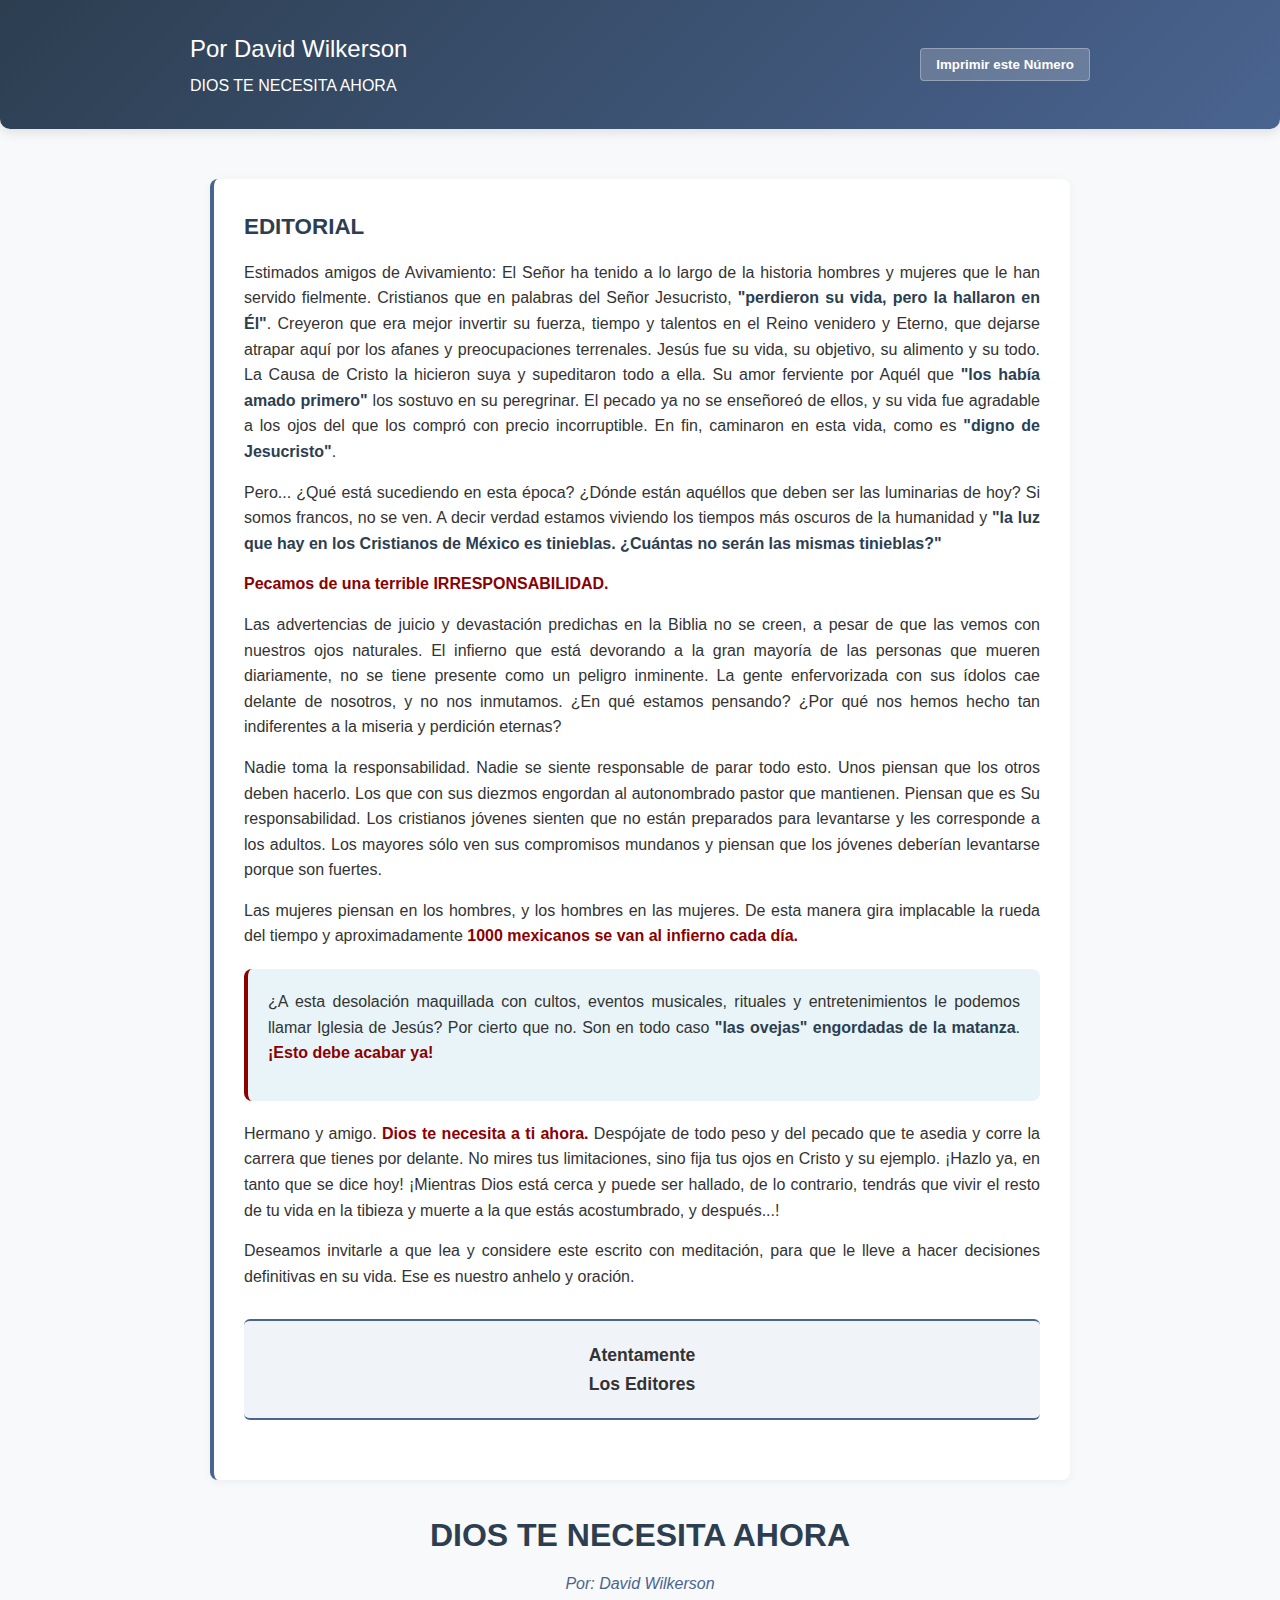
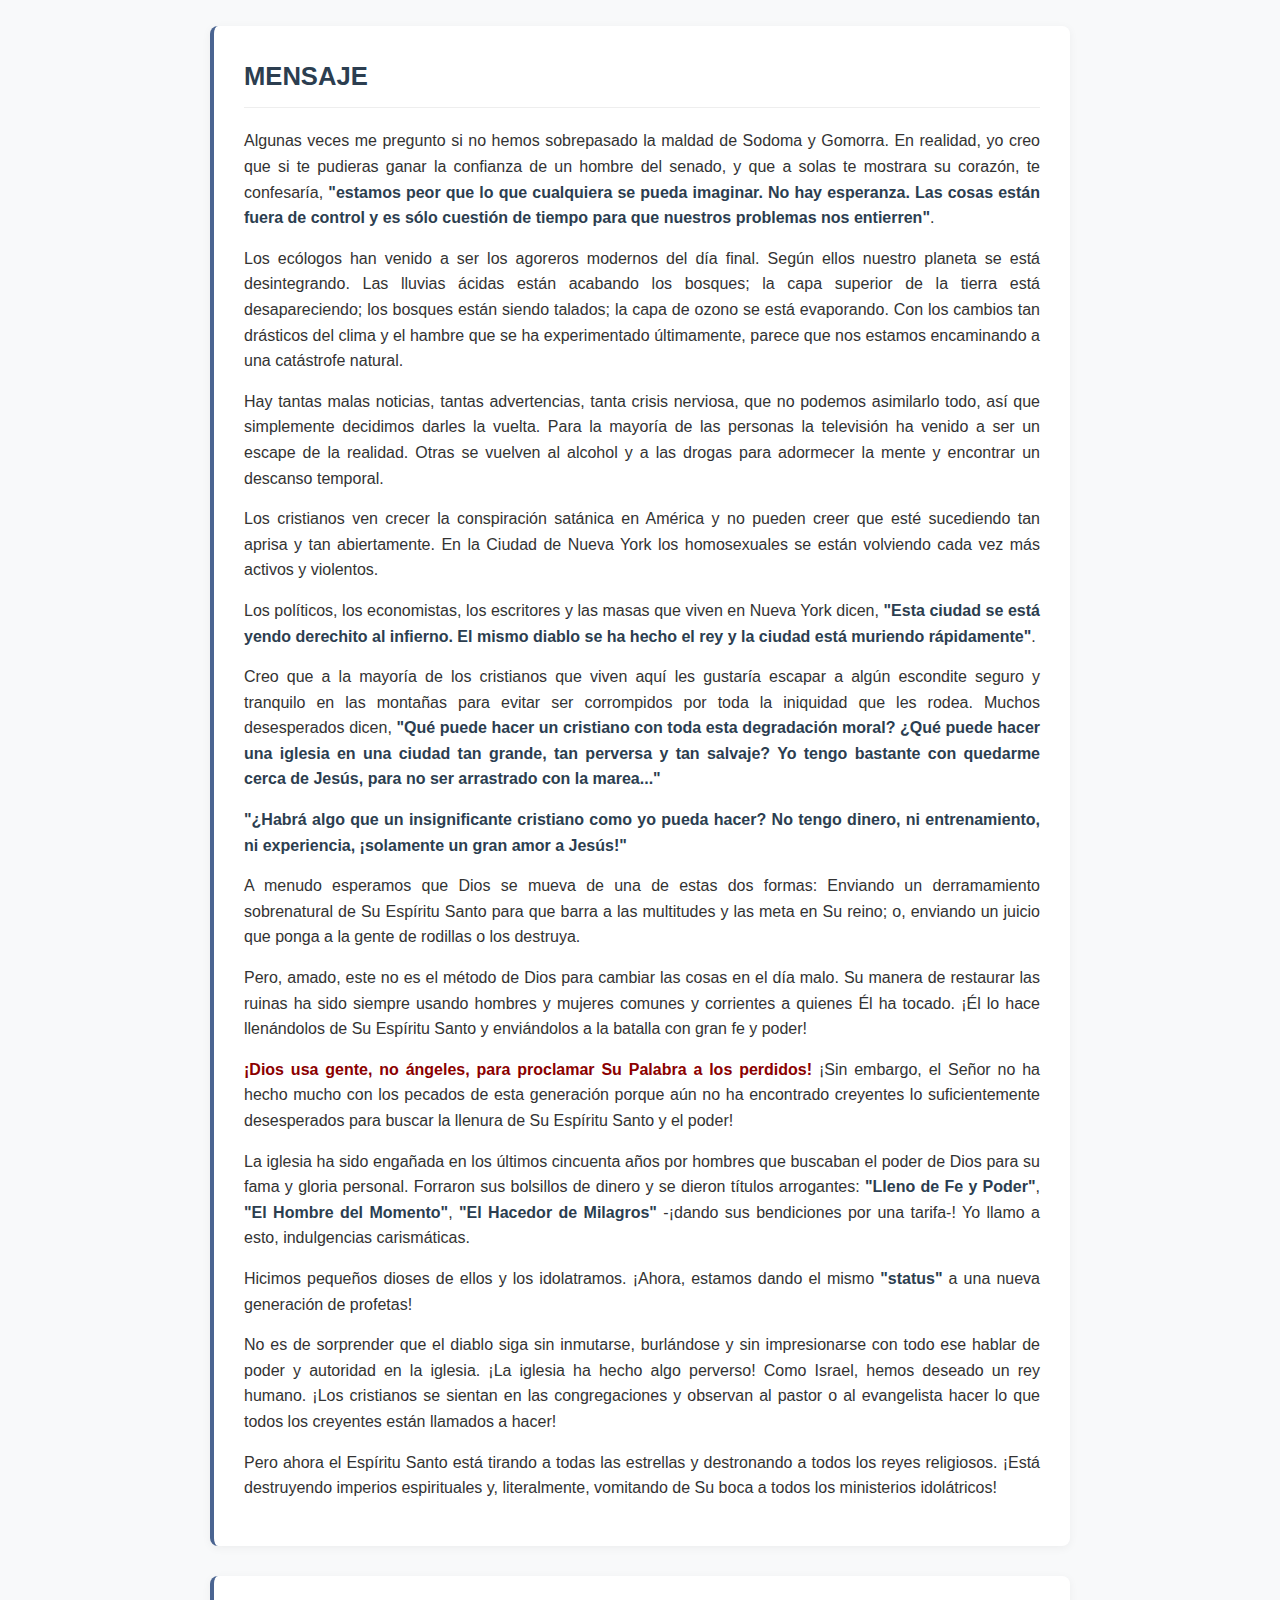
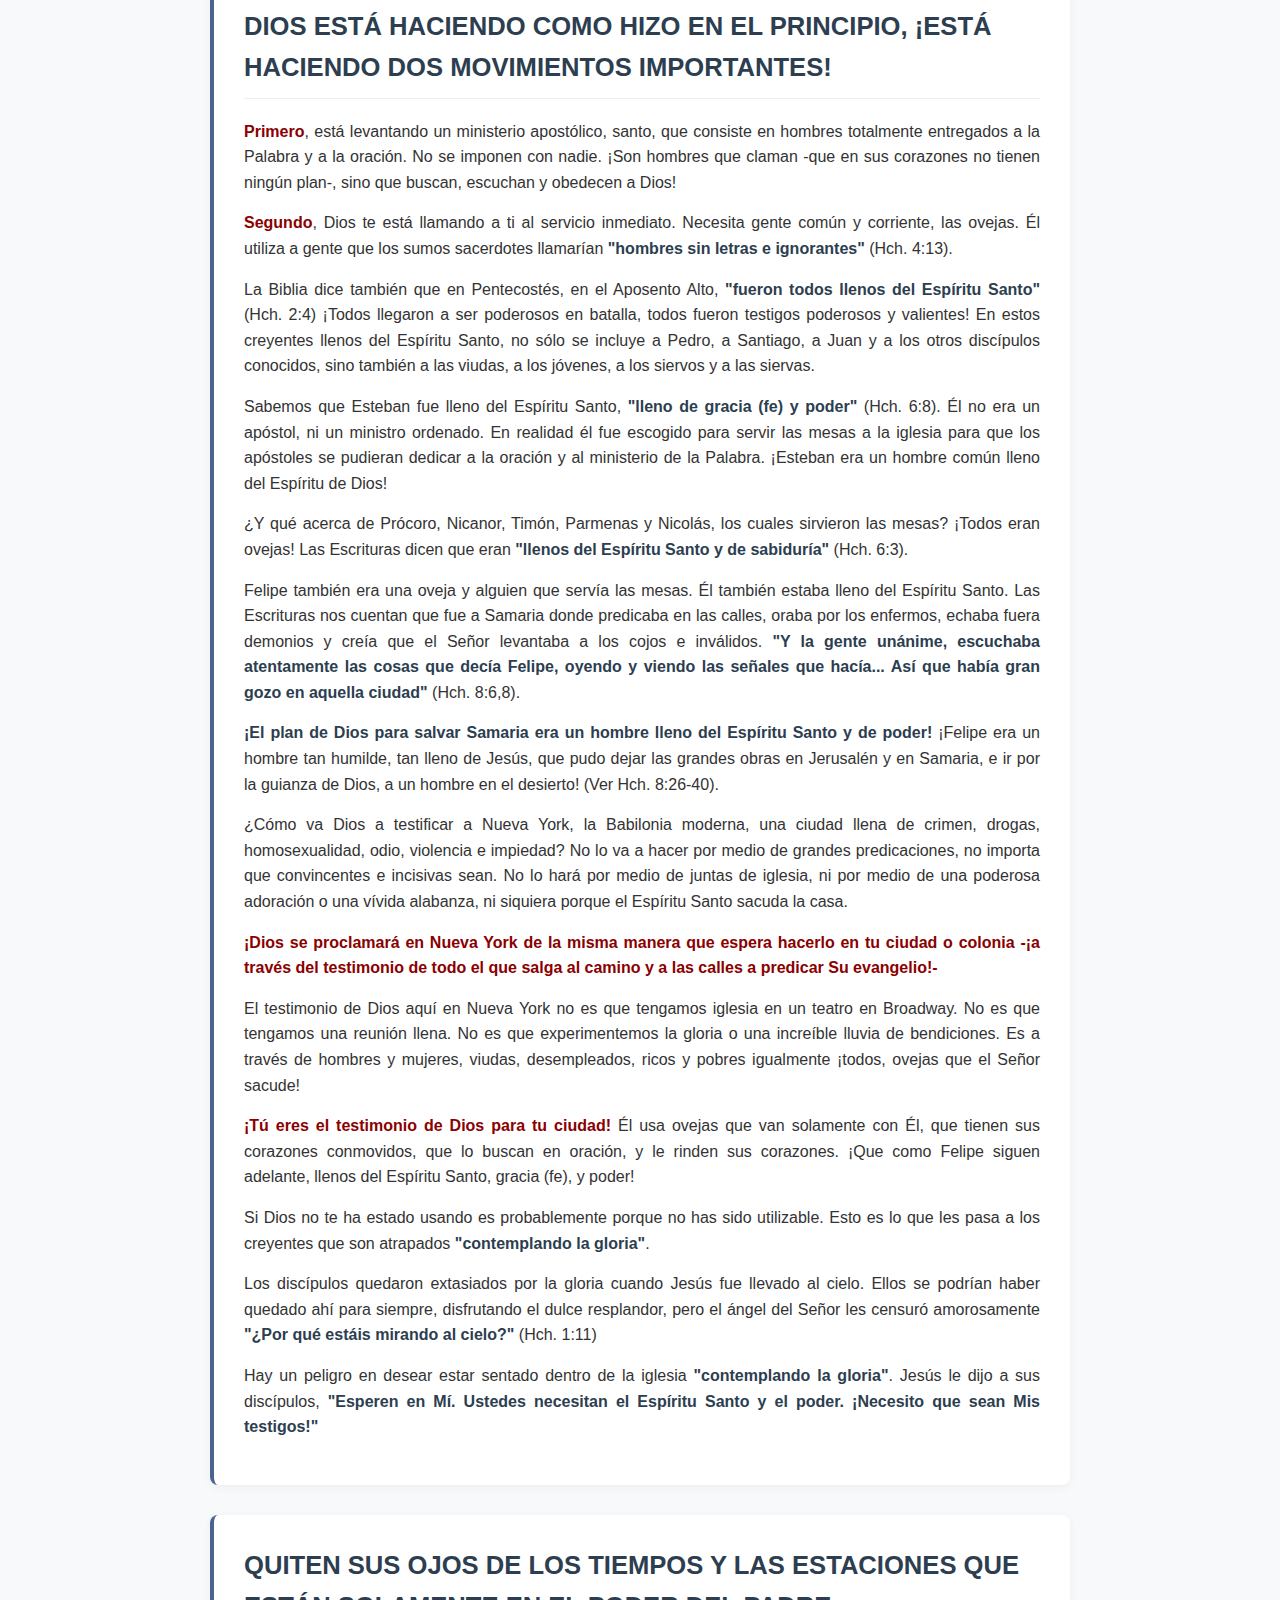
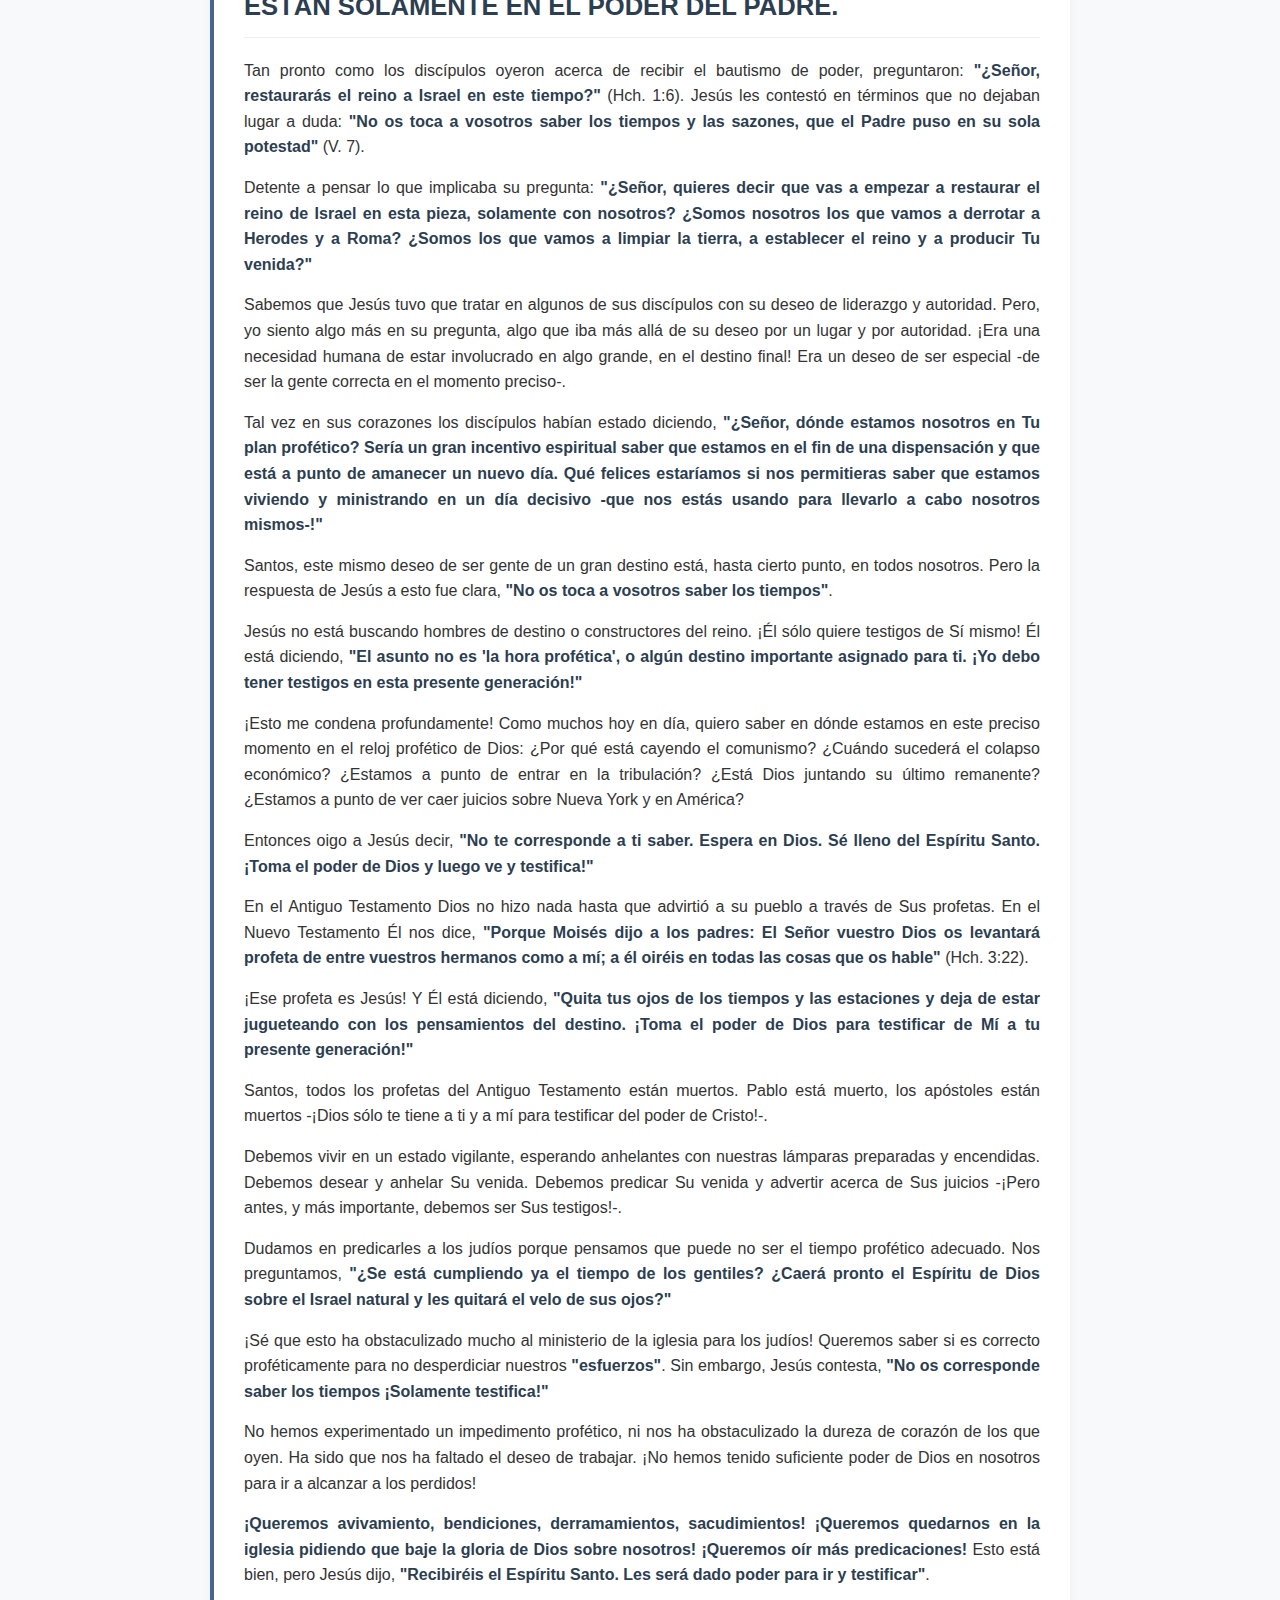
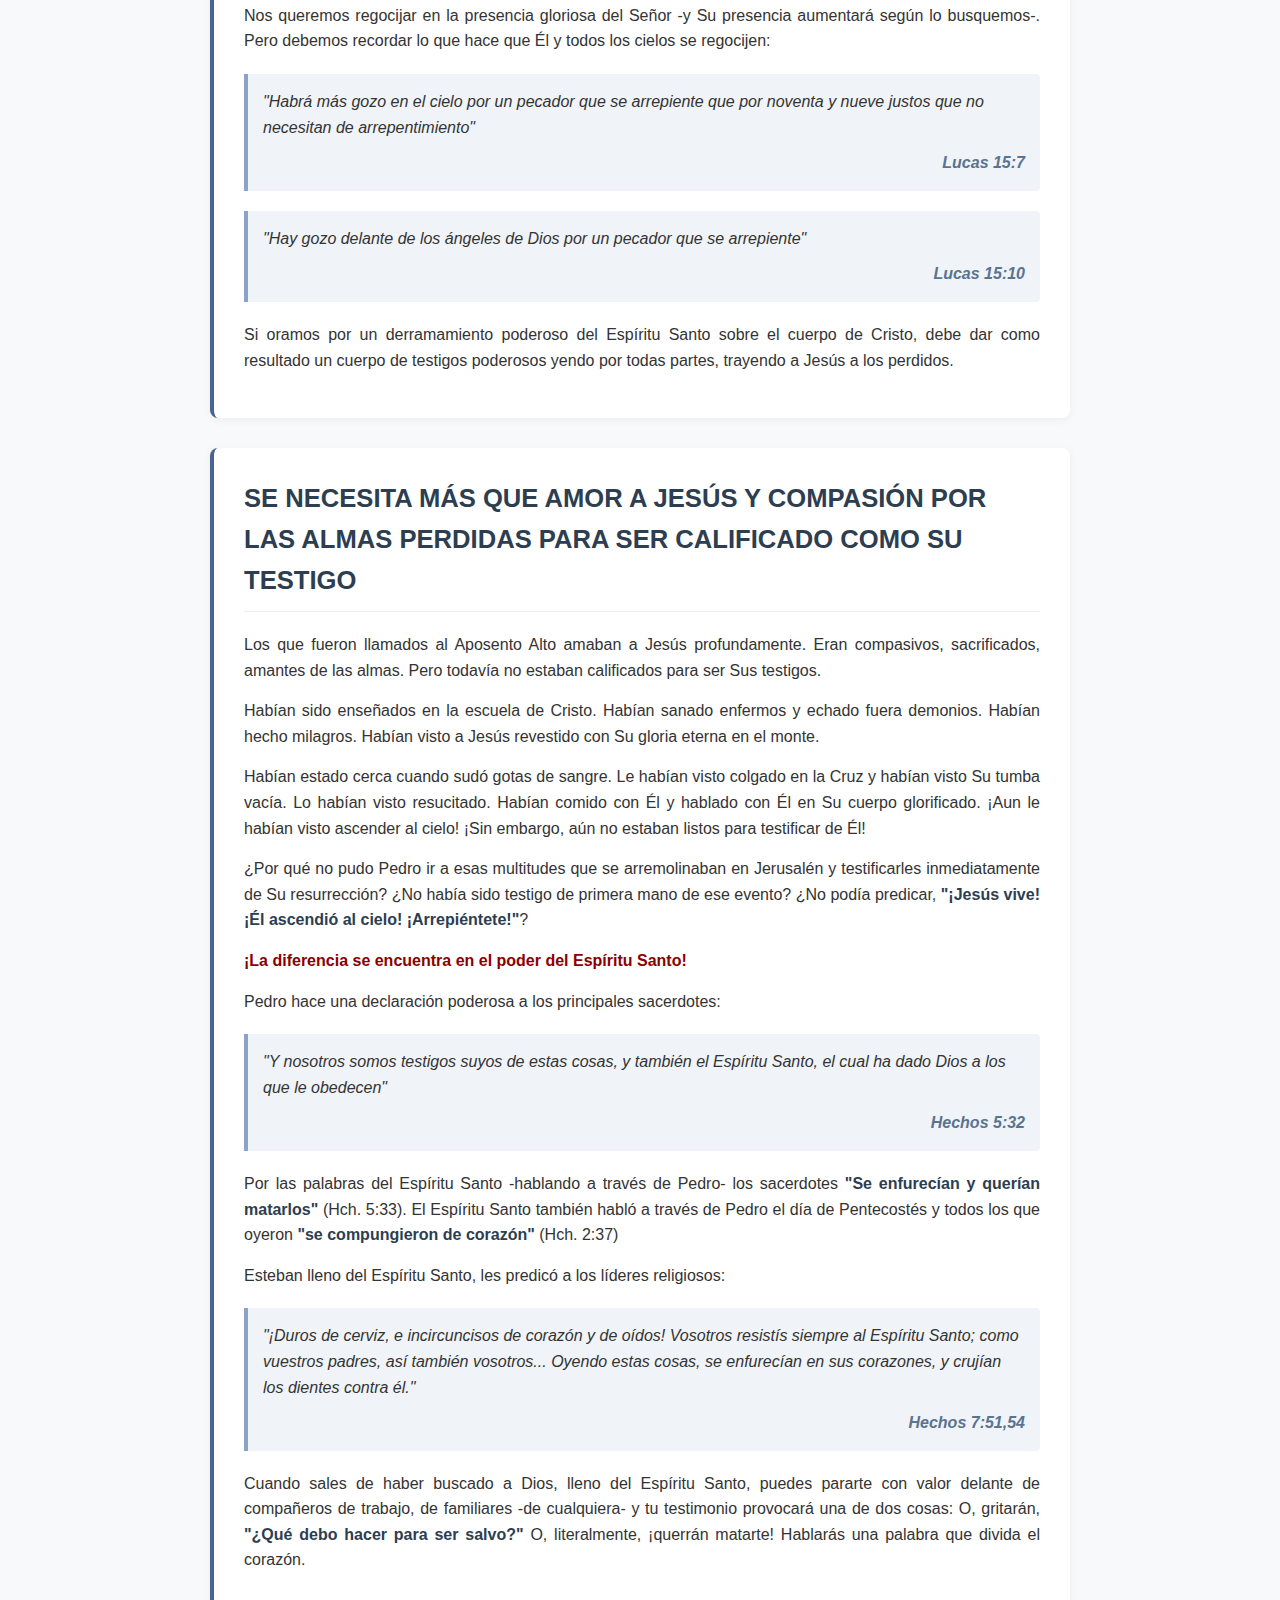
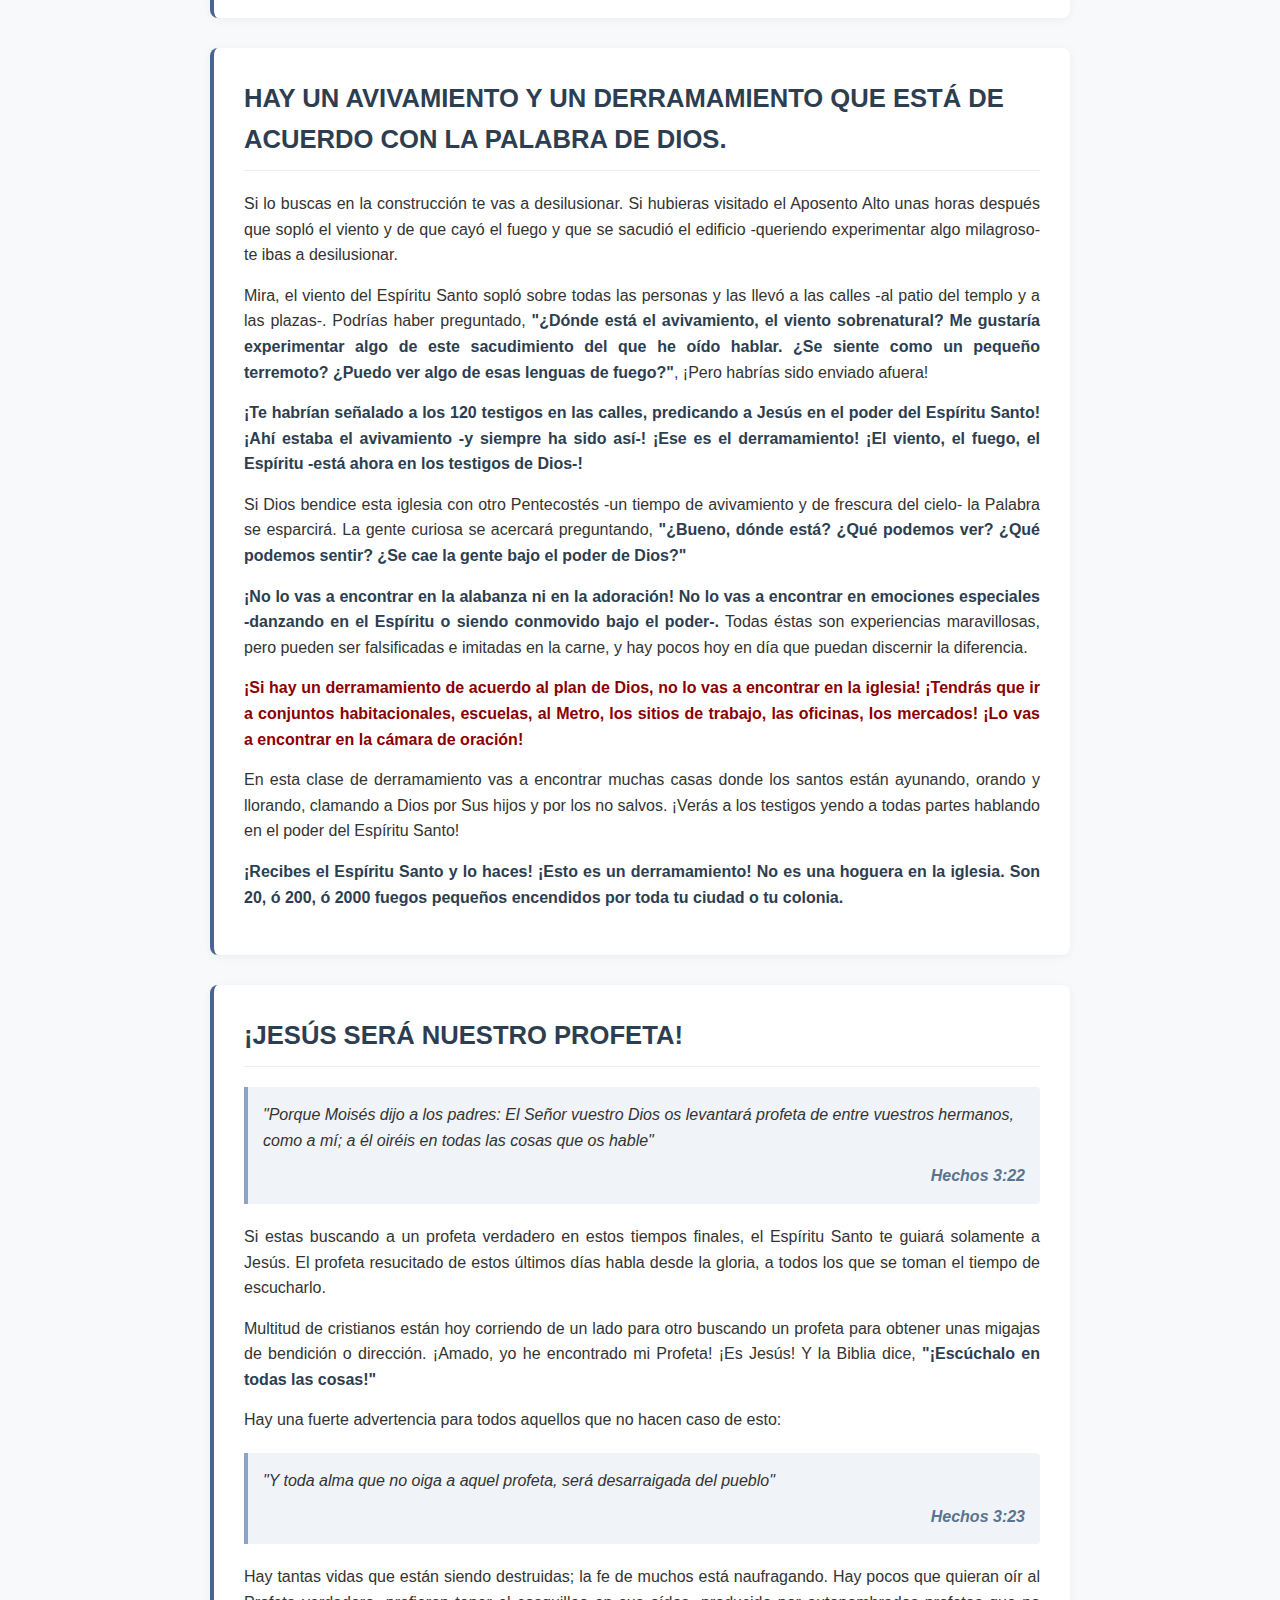
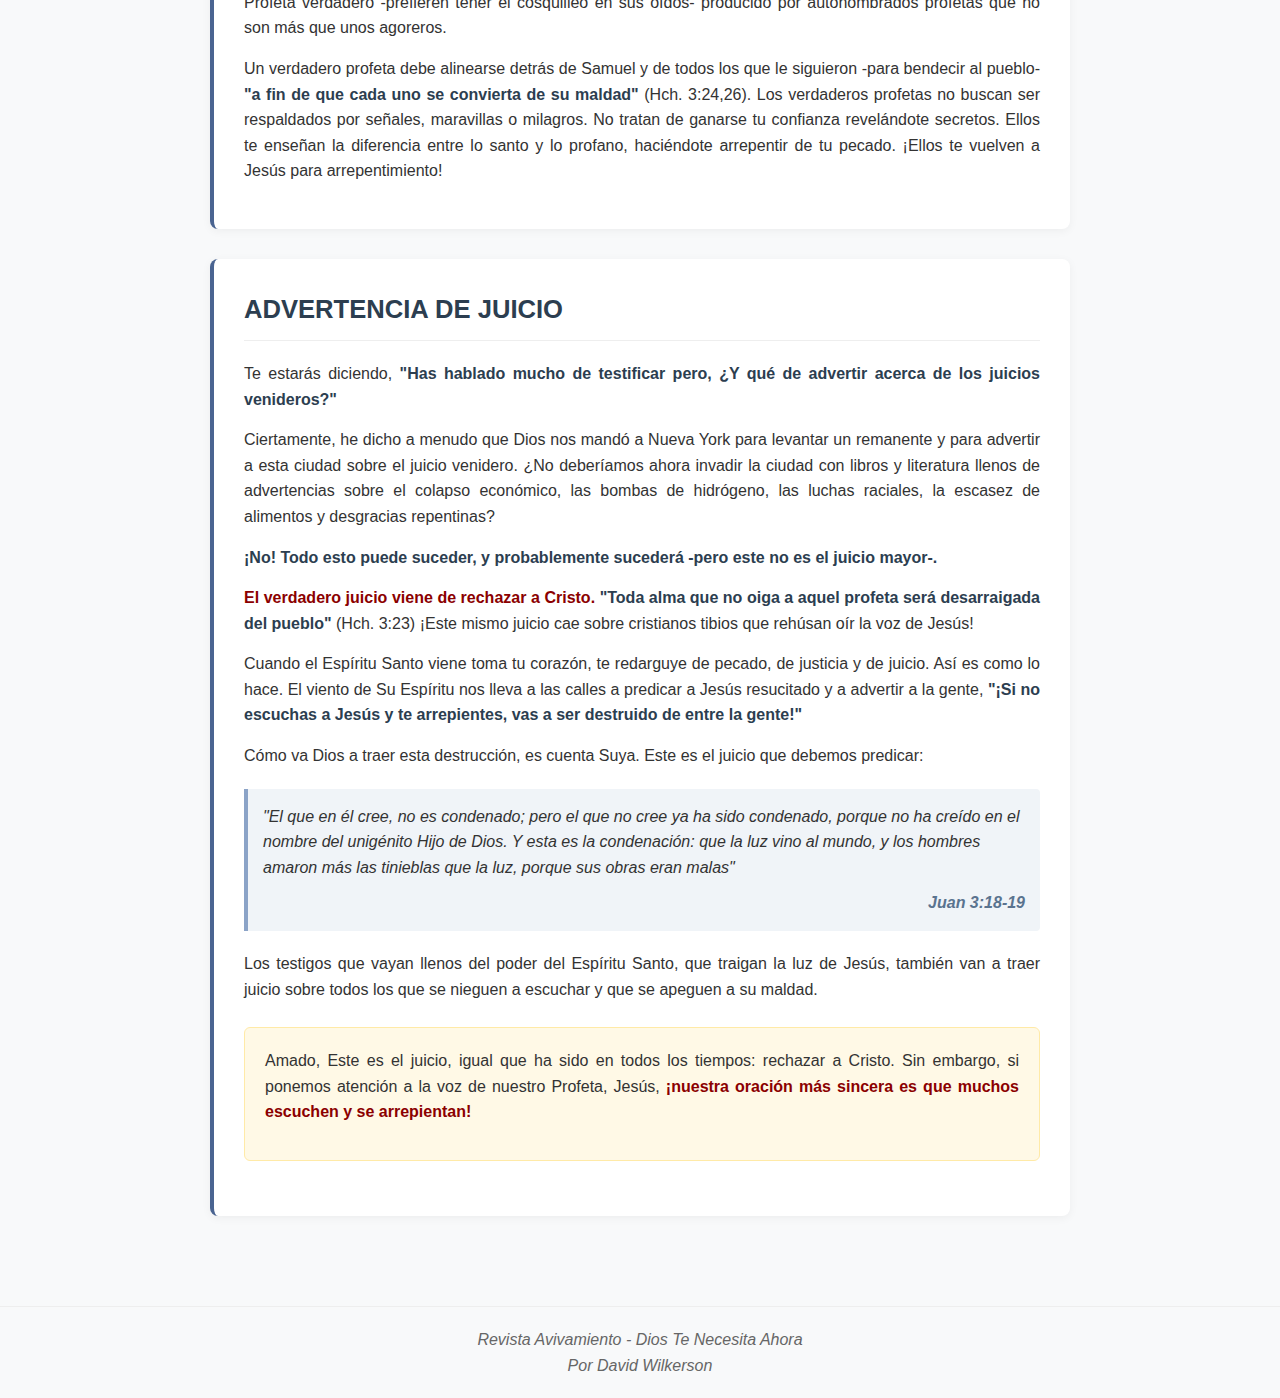
<file: revistas-avivamiento/revistas/1999-Dios-te-necesita-ahora/index.html>
<!DOCTYPE html>
<html lang="es">
<head>
  <meta charset="UTF-8">
  <meta name="viewport" content="width=device-width, initial-scale=1.0">
  <title>Dios Te Necesita Ahora - David Wilkerson</title>
  <style>
    * {
        margin: 0;
        padding: 0;
        box-sizing: border-box;
        font-family: 'Segoe UI', Tahoma, Geneva, Verdana, sans-serif;
    }

    body {
        background-color: #f8f9fa;
        color: #333;
        line-height: 1.6;
    }

    .container {
        max-width: 900px;
        margin: 0 auto;
        padding: 20px;
    }

    header {
        background: linear-gradient(135deg, #2c3e50, #4a6491);
        color: white;
        padding: 30px 20px;
        text-align: center;
        border-radius: 0 0 10px 10px;
        box-shadow: 0 4px 12px rgba(0,0,0,0.1);
        margin-bottom: 30px;
    }

    .header-content {
        display: flex;
        justify-content: space-between;
        align-items: center;
        max-width: 900px;
        margin: 0 auto;
    }

    .author-info {
        text-align: left;
    }

    .author-name {
        font-size: 1.5rem;
        margin-bottom: 5px;
    }

    .print-button {
        background: rgba(255,255,255,0.2);
        border: 1px solid rgba(255,255,255,0.3);
        color: white;
        padding: 8px 15px;
        border-radius: 4px;
        cursor: pointer;
        font-weight: bold;
        transition: background 0.3s;
    }

    .print-button:hover {
        background: rgba(255,255,255,0.3);
    }

    .main-title {
        text-align: center;
        font-size: 2rem;
        margin: 30px 0 10px;
        color: #2c3e50;
    }

    .content-section {
        background: white;
        border-radius: 8px;
        padding: 30px;
        margin-bottom: 30px;
        box-shadow: 0 2px 10px rgba(0,0,0,0.05);
        border-left: 4px solid #4a6491;
    }

    h2 {
        color: #2c3e50;
        margin-bottom: 20px;
        padding-bottom: 10px;
        border-bottom: 1px solid #eee;
        font-size: 1.6rem;
    }

    h3 {
        color: #4a6491;
        margin: 25px 0 15px;
        font-size: 1.3rem;
    }

    p {
        margin-bottom: 15px;
        text-align: justify;
    }

    .scripture {
        background-color: #f0f4f8;
        border-left: 4px solid #8ba3c7;
        padding: 15px;
        margin: 20px 0;
        font-style: italic;
        border-radius: 0 4px 4px 0;
    }

    .scripture-ref {
        display: block;
        text-align: right;
        font-weight: bold;
        margin-top: 10px;
        color: #5a738f;
    }

    .highlight-box {
        background-color: #fff9e6;
        border: 1px solid #ffeaa7;
        border-radius: 6px;
        padding: 20px;
        margin: 25px 0;
    }

    .editors-note {
        text-align: center;
        margin: 30px 0;
        padding: 20px;
        font-weight: bold;
        font-size: 1.1rem;
        background-color: #f0f4f8;
        border-radius: 6px;
        border-top: 2px solid #4a6491;
        border-bottom: 2px solid #4a6491;
    }

    .emphasis {
        font-weight: bold;
        color: #2c3e50;
    }

    .red-emphasis {
        color: #8B0000;
        font-weight: bold;
    }

    footer {
        text-align: center;
        margin-top: 40px;
        padding: 20px;
        color: #666;
        border-top: 1px solid #eee;
        font-style: italic;
    }

    .editorial-container {
        background-color: white;
        border-radius: 8px;
        padding: 30px;
        margin-bottom: 30px;
        box-shadow: 0 2px 10px rgba(0,0,0,0.05);
        border-left: 4px solid #4a6491;
    }

    .editorial-title {
        color: #2c3e50;
        font-weight: bold;
        font-size: 1.4rem;
        margin-bottom: 15px;
    }

    .stat-box {
        background-color: #e8f4f8;
        border-radius: 8px;
        padding: 20px;
        margin: 20px 0;
        text-align: center;
        border-left: 4px solid #8B0000;
    }

    .stat-number {
        font-size: 2rem;
        font-weight: bold;
        color: #8B0000;
    }

    @media (max-width: 768px) {
        .container {
            padding: 10px;
        }

        header {
            padding: 20px 15px;
        }

        .header-content {
            flex-direction: column;
            text-align: center;
        }

        .author-info {
            text-align: center;
            margin-bottom: 15px;
        }

        .main-title {
            font-size: 1.7rem;
        }

        .content-section {
            padding: 20px;
        }
    }
  </style>
</head>
<body>
<header>
  <div class="header-content">
    <div class="author-info">
      <div class="author-name">Por David Wilkerson</div>
      <div>DIOS TE NECESITA AHORA</div>
    </div>
    <button class="print-button" onclick="window.print()">Imprimir este Número</button>
  </div>
</header>

<div class="container">
  <div class="editorial-container">
    <div class="editorial-title">EDITORIAL</div>

    <p>Estimados amigos de Avivamiento: El Señor ha tenido a lo largo de la historia hombres y mujeres que le han servido fielmente. Cristianos que en palabras del Señor Jesucristo, <span class="emphasis">"perdieron su vida, pero la hallaron en Él"</span>. Creyeron que era mejor invertir su fuerza, tiempo y talentos en el Reino venidero y Eterno, que dejarse atrapar aquí por los afanes y preocupaciones terrenales. Jesús fue su vida, su objetivo, su alimento y su todo. La Causa de Cristo la hicieron suya y supeditaron todo a ella. Su amor ferviente por Aquél que <span class="emphasis">"los había amado primero"</span> los sostuvo en su peregrinar. El pecado ya no se enseñoreó de ellos, y su vida fue agradable a los ojos del que los compró con precio incorruptible. En fin, caminaron en esta vida, como es <span class="emphasis">"digno de Jesucristo"</span>.</p>

    <p>Pero... ¿Qué está sucediendo en esta época? ¿Dónde están aquéllos que deben ser las luminarias de hoy? Si somos francos, no se ven. A decir verdad estamos viviendo los tiempos más oscuros de la humanidad y <span class="emphasis">"la luz que hay en los Cristianos de México es tinieblas. ¿Cuántas no serán las mismas tinieblas?"</span></p>

    <p><span class="red-emphasis">Pecamos de una terrible IRRESPONSABILIDAD.</span></p>

    <p>Las advertencias de juicio y devastación predichas en la Biblia no se creen, a pesar de que las vemos con nuestros ojos naturales. El infierno que está devorando a la gran mayoría de las personas que mueren diariamente, no se tiene presente como un peligro inminente. La gente enfervorizada con sus ídolos cae delante de nosotros, y no nos inmutamos. ¿En qué estamos pensando? ¿Por qué nos hemos hecho tan indiferentes a la miseria y perdición eternas?</p>

    <p>Nadie toma la responsabilidad. Nadie se siente responsable de parar todo esto. Unos piensan que los otros deben hacerlo. Los que con sus diezmos engordan al autonombrado pastor que mantienen. Piensan que es Su responsabilidad. Los cristianos jóvenes sienten que no están preparados para levantarse y les corresponde a los adultos. Los mayores sólo ven sus compromisos mundanos y piensan que los jóvenes deberían levantarse porque son fuertes.</p>

    <p>Las mujeres piensan en los hombres, y los hombres en las mujeres. De esta manera gira implacable la rueda del tiempo y aproximadamente <span class="red-emphasis">1000 mexicanos se van al infierno cada día.</span></p>

    <div class="stat-box">
      <p>¿A esta desolación maquillada con cultos, eventos musicales, rituales y entretenimientos le podemos llamar Iglesia de Jesús? Por cierto que no. Son en todo caso <span class="emphasis">"las ovejas" engordadas de la matanza</span>. <span class="red-emphasis">¡Esto debe acabar ya!</span></p>
    </div>

    <p>Hermano y amigo. <span class="red-emphasis">Dios te necesita a ti ahora.</span> Despójate de todo peso y del pecado que te asedia y corre la carrera que tienes por delante. No mires tus limitaciones, sino fija tus ojos en Cristo y su ejemplo. ¡Hazlo ya, en tanto que se dice hoy! ¡Mientras Dios está cerca y puede ser hallado, de lo contrario, tendrás que vivir el resto de tu vida en la tibieza y muerte a la que estás acostumbrado, y después...!</p>

    <p>Deseamos invitarle a que lea y considere este escrito con meditación, para que le lleve a hacer decisiones definitivas en su vida. Ese es nuestro anhelo y oración.</p>

    <div class="editors-note">
      Atentamente<br>
      <strong>Los Editores</strong>
    </div>
  </div>

  <h1 class="main-title">DIOS TE NECESITA AHORA</h1>
  <div style="text-align: center; margin-bottom: 30px; font-style: italic; color: #4a6491;">Por: David Wilkerson</div>

  <div class="content-section">
    <h2>MENSAJE</h2>

    <p>Algunas veces me pregunto si no hemos sobrepasado la maldad de Sodoma y Gomorra. En realidad, yo creo que si te pudieras ganar la confianza de un hombre del senado, y que a solas te mostrara su corazón, te confesaría, <span class="emphasis">"estamos peor que lo que cualquiera se pueda imaginar. No hay esperanza. Las cosas están fuera de control y es sólo cuestión de tiempo para que nuestros problemas nos entierren"</span>.</p>

    <p>Los ecólogos han venido a ser los agoreros modernos del día final. Según ellos nuestro planeta se está desintegrando. Las lluvias ácidas están acabando los bosques; la capa superior de la tierra está desapareciendo; los bosques están siendo talados; la capa de ozono se está evaporando. Con los cambios tan drásticos del clima y el hambre que se ha experimentado últimamente, parece que nos estamos encaminando a una catástrofe natural.</p>

    <p>Hay tantas malas noticias, tantas advertencias, tanta crisis nerviosa, que no podemos asimilarlo todo, así que simplemente decidimos darles la vuelta. Para la mayoría de las personas la televisión ha venido a ser un escape de la realidad. Otras se vuelven al alcohol y a las drogas para adormecer la mente y encontrar un descanso temporal.</p>

    <p>Los cristianos ven crecer la conspiración satánica en América y no pueden creer que esté sucediendo tan aprisa y tan abiertamente. En la Ciudad de Nueva York los homosexuales se están volviendo cada vez más activos y violentos.</p>

    <p>Los políticos, los economistas, los escritores y las masas que viven en Nueva York dicen, <span class="emphasis">"Esta ciudad se está yendo derechito al infierno. El mismo diablo se ha hecho el rey y la ciudad está muriendo rápidamente"</span>.</p>

    <p>Creo que a la mayoría de los cristianos que viven aquí les gustaría escapar a algún escondite seguro y tranquilo en las montañas para evitar ser corrompidos por toda la iniquidad que les rodea. Muchos desesperados dicen, <span class="emphasis">"Qué puede hacer un cristiano con toda esta degradación moral? ¿Qué puede hacer una iglesia en una ciudad tan grande, tan perversa y tan salvaje? Yo tengo bastante con quedarme cerca de Jesús, para no ser arrastrado con la marea..."</span></p>

    <p><span class="emphasis">"¿Habrá algo que un insignificante cristiano como yo pueda hacer? No tengo dinero, ni entrenamiento, ni experiencia, ¡solamente un gran amor a Jesús!"</span></p>

    <p>A menudo esperamos que Dios se mueva de una de estas dos formas: Enviando un derramamiento sobrenatural de Su Espíritu Santo para que barra a las multitudes y las meta en Su reino; o, enviando un juicio que ponga a la gente de rodillas o los destruya.</p>

    <p>Pero, amado, este no es el método de Dios para cambiar las cosas en el día malo. Su manera de restaurar las ruinas ha sido siempre usando hombres y mujeres comunes y corrientes a quienes Él ha tocado. ¡Él lo hace llenándolos de Su Espíritu Santo y enviándolos a la batalla con gran fe y poder!</p>

    <p><span class="red-emphasis">¡Dios usa gente, no ángeles, para proclamar Su Palabra a los perdidos!</span> ¡Sin embargo, el Señor no ha hecho mucho con los pecados de esta generación porque aún no ha encontrado creyentes lo suficientemente desesperados para buscar la llenura de Su Espíritu Santo y el poder!</p>

    <p>La iglesia ha sido engañada en los últimos cincuenta años por hombres que buscaban el poder de Dios para su fama y gloria personal. Forraron sus bolsillos de dinero y se dieron títulos arrogantes: <span class="emphasis">"Lleno de Fe y Poder"</span>, <span class="emphasis">"El Hombre del Momento"</span>, <span class="emphasis">"El Hacedor de Milagros"</span> -¡dando sus bendiciones por una tarifa-! Yo llamo a esto, indulgencias carismáticas.</p>

    <p>Hicimos pequeños dioses de ellos y los idolatramos. ¡Ahora, estamos dando el mismo <span class="emphasis">"status"</span> a una nueva generación de profetas!</p>

    <p>No es de sorprender que el diablo siga sin inmutarse, burlándose y sin impresionarse con todo ese hablar de poder y autoridad en la iglesia. ¡La iglesia ha hecho algo perverso! Como Israel, hemos deseado un rey humano. ¡Los cristianos se sientan en las congregaciones y observan al pastor o al evangelista hacer lo que todos los creyentes están llamados a hacer!</p>

    <p>Pero ahora el Espíritu Santo está tirando a todas las estrellas y destronando a todos los reyes religiosos. ¡Está destruyendo imperios espirituales y, literalmente, vomitando de Su boca a todos los ministerios idolátricos!</p>
  </div>

  <div class="content-section">
    <h2>DIOS ESTÁ HACIENDO COMO HIZO EN EL PRINCIPIO, ¡ESTÁ HACIENDO DOS MOVIMIENTOS IMPORTANTES!</h2>

    <p><span class="red-emphasis">Primero</span>, está levantando un ministerio apostólico, santo, que consiste en hombres totalmente entregados a la Palabra y a la oración. No se imponen con nadie. ¡Son hombres que claman -que en sus corazones no tienen ningún plan-, sino que buscan, escuchan y obedecen a Dios!</p>

    <p><span class="red-emphasis">Segundo</span>, Dios te está llamando a ti al servicio inmediato. Necesita gente común y corriente, las ovejas. Él utiliza a gente que los sumos sacerdotes llamarían <span class="emphasis">"hombres sin letras e ignorantes"</span> (Hch. 4:13).</p>

    <p>La Biblia dice también que en Pentecostés, en el Aposento Alto, <span class="emphasis">"fueron todos llenos del Espíritu Santo"</span> (Hch. 2:4) ¡Todos llegaron a ser poderosos en batalla, todos fueron testigos poderosos y valientes! En estos creyentes llenos del Espíritu Santo, no sólo se incluye a Pedro, a Santiago, a Juan y a los otros discípulos conocidos, sino también a las viudas, a los jóvenes, a los siervos y a las siervas.</p>

    <p>Sabemos que Esteban fue lleno del Espíritu Santo, <span class="emphasis">"lleno de gracia (fe) y poder"</span> (Hch. 6:8). Él no era un apóstol, ni un ministro ordenado. En realidad él fue escogido para servir las mesas a la iglesia para que los apóstoles se pudieran dedicar a la oración y al ministerio de la Palabra. ¡Esteban era un hombre común lleno del Espíritu de Dios!</p>

    <p>¿Y qué acerca de Prócoro, Nicanor, Timón, Parmenas y Nicolás, los cuales sirvieron las mesas? ¡Todos eran ovejas! Las Escrituras dicen que eran <span class="emphasis">"llenos del Espíritu Santo y de sabiduría"</span> (Hch. 6:3).</p>

    <p>Felipe también era una oveja y alguien que servía las mesas. Él también estaba lleno del Espíritu Santo. Las Escrituras nos cuentan que fue a Samaria donde predicaba en las calles, oraba por los enfermos, echaba fuera demonios y creía que el Señor levantaba a los cojos e inválidos. <span class="emphasis">"Y la gente unánime, escuchaba atentamente las cosas que decía Felipe, oyendo y viendo las señales que hacía... Así que había gran gozo en aquella ciudad"</span> (Hch. 8:6,8).</p>

    <p><span class="emphasis">¡El plan de Dios para salvar Samaria era un hombre lleno del Espíritu Santo y de poder!</span> ¡Felipe era un hombre tan humilde, tan lleno de Jesús, que pudo dejar las grandes obras en Jerusalén y en Samaria, e ir por la guianza de Dios, a un hombre en el desierto! (Ver Hch. 8:26-40).</p>

    <p>¿Cómo va Dios a testificar a Nueva York, la Babilonia moderna, una ciudad llena de crimen, drogas, homosexualidad, odio, violencia e impiedad? No lo va a hacer por medio de grandes predicaciones, no importa que convincentes e incisivas sean. No lo hará por medio de juntas de iglesia, ni por medio de una poderosa adoración o una vívida alabanza, ni siquiera porque el Espíritu Santo sacuda la casa.</p>

    <p><span class="red-emphasis">¡Dios se proclamará en Nueva York de la misma manera que espera hacerlo en tu ciudad o colonia -¡a través del testimonio de todo el que salga al camino y a las calles a predicar Su evangelio!-</span></p>

    <p>El testimonio de Dios aquí en Nueva York no es que tengamos iglesia en un teatro en Broadway. No es que tengamos una reunión llena. No es que experimentemos la gloria o una increíble lluvia de bendiciones. Es a través de hombres y mujeres, viudas, desempleados, ricos y pobres igualmente ¡todos, ovejas que el Señor sacude!</p>

    <p><span class="red-emphasis">¡Tú eres el testimonio de Dios para tu ciudad!</span> Él usa ovejas que van solamente con Él, que tienen sus corazones conmovidos, que lo buscan en oración, y le rinden sus corazones. ¡Que como Felipe siguen adelante, llenos del Espíritu Santo, gracia (fe), y poder!</p>

    <p>Si Dios no te ha estado usando es probablemente porque no has sido utilizable. Esto es lo que les pasa a los creyentes que son atrapados <span class="emphasis">"contemplando la gloria"</span>.</p>

    <p>Los discípulos quedaron extasiados por la gloria cuando Jesús fue llevado al cielo. Ellos se podrían haber quedado ahí para siempre, disfrutando el dulce resplandor, pero el ángel del Señor les censuró amorosamente <span class="emphasis">"¿Por qué estáis mirando al cielo?"</span> (Hch. 1:11)</p>

    <p>Hay un peligro en desear estar sentado dentro de la iglesia <span class="emphasis">"contemplando la gloria"</span>. Jesús le dijo a sus discípulos, <span class="emphasis">"Esperen en Mí. Ustedes necesitan el Espíritu Santo y el poder. ¡Necesito que sean Mis testigos!"</span></p>
  </div>

  <div class="content-section">
    <h2>QUITEN SUS OJOS DE LOS TIEMPOS Y LAS ESTACIONES QUE ESTÁN SOLAMENTE EN EL PODER DEL PADRE.</h2>

    <p>Tan pronto como los discípulos oyeron acerca de recibir el bautismo de poder, preguntaron: <span class="emphasis">"¿Señor, restaurarás el reino a Israel en este tiempo?"</span> (Hch. 1:6). Jesús les contestó en términos que no dejaban lugar a duda: <span class="emphasis">"No os toca a vosotros saber los tiempos y las sazones, que el Padre puso en su sola potestad"</span> (V. 7).</p>

    <p>Detente a pensar lo que implicaba su pregunta: <span class="emphasis">"¿Señor, quieres decir que vas a empezar a restaurar el reino de Israel en esta pieza, solamente con nosotros? ¿Somos nosotros los que vamos a derrotar a Herodes y a Roma? ¿Somos los que vamos a limpiar la tierra, a establecer el reino y a producir Tu venida?"</span></p>

    <p>Sabemos que Jesús tuvo que tratar en algunos de sus discípulos con su deseo de liderazgo y autoridad. Pero, yo siento algo más en su pregunta, algo que iba más allá de su deseo por un lugar y por autoridad. ¡Era una necesidad humana de estar involucrado en algo grande, en el destino final! Era un deseo de ser especial -de ser la gente correcta en el momento preciso-.</p>

    <p>Tal vez en sus corazones los discípulos habían estado diciendo, <span class="emphasis">"¿Señor, dónde estamos nosotros en Tu plan profético? Sería un gran incentivo espiritual saber que estamos en el fin de una dispensación y que está a punto de amanecer un nuevo día. Qué felices estaríamos si nos permitieras saber que estamos viviendo y ministrando en un día decisivo -que nos estás usando para llevarlo a cabo nosotros mismos-!"</span></p>

    <p>Santos, este mismo deseo de ser gente de un gran destino está, hasta cierto punto, en todos nosotros. Pero la respuesta de Jesús a esto fue clara, <span class="emphasis">"No os toca a vosotros saber los tiempos"</span>.</p>

    <p>Jesús no está buscando hombres de destino o constructores del reino. ¡Él sólo quiere testigos de Sí mismo! Él está diciendo, <span class="emphasis">"El asunto no es 'la hora profética', o algún destino importante asignado para ti. ¡Yo debo tener testigos en esta presente generación!"</span></p>

    <p>¡Esto me condena profundamente! Como muchos hoy en día, quiero saber en dónde estamos en este preciso momento en el reloj profético de Dios: ¿Por qué está cayendo el comunismo? ¿Cuándo sucederá el colapso económico? ¿Estamos a punto de entrar en la tribulación? ¿Está Dios juntando su último remanente? ¿Estamos a punto de ver caer juicios sobre Nueva York y en América?</p>

    <p>Entonces oigo a Jesús decir, <span class="emphasis">"No te corresponde a ti saber. Espera en Dios. Sé lleno del Espíritu Santo. ¡Toma el poder de Dios y luego ve y testifica!"</span></p>

    <p>En el Antiguo Testamento Dios no hizo nada hasta que advirtió a su pueblo a través de Sus profetas. En el Nuevo Testamento Él nos dice, <span class="emphasis">"Porque Moisés dijo a los padres: El Señor vuestro Dios os levantará profeta de entre vuestros hermanos como a mí; a él oiréis en todas las cosas que os hable"</span> (Hch. 3:22).</p>

    <p>¡Ese profeta es Jesús! Y Él está diciendo, <span class="emphasis">"Quita tus ojos de los tiempos y las estaciones y deja de estar jugueteando con los pensamientos del destino. ¡Toma el poder de Dios para testificar de Mí a tu presente generación!"</span></p>

    <p>Santos, todos los profetas del Antiguo Testamento están muertos. Pablo está muerto, los apóstoles están muertos -¡Dios sólo te tiene a ti y a mí para testificar del poder de Cristo!-.</p>

    <p>Debemos vivir en un estado vigilante, esperando anhelantes con nuestras lámparas preparadas y encendidas. Debemos desear y anhelar Su venida. Debemos predicar Su venida y advertir acerca de Sus juicios -¡Pero antes, y más importante, debemos ser Sus testigos!-.</p>

    <p>Dudamos en predicarles a los judíos porque pensamos que puede no ser el tiempo profético adecuado. Nos preguntamos, <span class="emphasis">"¿Se está cumpliendo ya el tiempo de los gentiles? ¿Caerá pronto el Espíritu de Dios sobre el Israel natural y les quitará el velo de sus ojos?"</span></p>

    <p>¡Sé que esto ha obstaculizado mucho al ministerio de la iglesia para los judíos! Queremos saber si es correcto proféticamente para no desperdiciar nuestros <span class="emphasis">"esfuerzos"</span>. Sin embargo, Jesús contesta, <span class="emphasis">"No os corresponde saber los tiempos ¡Solamente testifica!"</span></p>

    <p>No hemos experimentado un impedimento profético, ni nos ha obstaculizado la dureza de corazón de los que oyen. Ha sido que nos ha faltado el deseo de trabajar. ¡No hemos tenido suficiente poder de Dios en nosotros para ir a alcanzar a los perdidos!</p>

    <p><span class="emphasis">¡Queremos avivamiento, bendiciones, derramamientos, sacudimientos! ¡Queremos quedarnos en la iglesia pidiendo que baje la gloria de Dios sobre nosotros! ¡Queremos oír más predicaciones!</span> Esto está bien, pero Jesús dijo, <span class="emphasis">"Recibiréis el Espíritu Santo. Les será dado poder para ir y testificar"</span>.</p>

    <p>Nos queremos regocijar en la presencia gloriosa del Señor -y Su presencia aumentará según lo busquemos-. Pero debemos recordar lo que hace que Él y todos los cielos se regocijen:</p>

    <div class="scripture">
      "Habrá más gozo en el cielo por un pecador que se arrepiente que por noventa y nueve justos que no necesitan de arrepentimiento"
      <span class="scripture-ref">Lucas 15:7</span>
    </div>

    <div class="scripture">
      "Hay gozo delante de los ángeles de Dios por un pecador que se arrepiente"
      <span class="scripture-ref">Lucas 15:10</span>
    </div>

    <p>Si oramos por un derramamiento poderoso del Espíritu Santo sobre el cuerpo de Cristo, debe dar como resultado un cuerpo de testigos poderosos yendo por todas partes, trayendo a Jesús a los perdidos.</p>
  </div>

  <div class="content-section">
    <h2>SE NECESITA MÁS QUE AMOR A JESÚS Y COMPASIÓN POR LAS ALMAS PERDIDAS PARA SER CALIFICADO COMO SU TESTIGO</h2>

    <p>Los que fueron llamados al Aposento Alto amaban a Jesús profundamente. Eran compasivos, sacrificados, amantes de las almas. Pero todavía no estaban calificados para ser Sus testigos.</p>

    <p>Habían sido enseñados en la escuela de Cristo. Habían sanado enfermos y echado fuera demonios. Habían hecho milagros. Habían visto a Jesús revestido con Su gloria eterna en el monte.</p>

    <p>Habían estado cerca cuando sudó gotas de sangre. Le habían visto colgado en la Cruz y habían visto Su tumba vacía. Lo habían visto resucitado. Habían comido con Él y hablado con Él en Su cuerpo glorificado. ¡Aun le habían visto ascender al cielo! ¡Sin embargo, aún no estaban listos para testificar de Él!</p>

    <p>¿Por qué no pudo Pedro ir a esas multitudes que se arremolinaban en Jerusalén y testificarles inmediatamente de Su resurrección? ¿No había sido testigo de primera mano de ese evento? ¿No podía predicar, <span class="emphasis">"¡Jesús vive! ¡Él ascendió al cielo! ¡Arrepiéntete!"</span>?</p>

    <p><span class="red-emphasis">¡La diferencia se encuentra en el poder del Espíritu Santo!</span></p>

    <p>Pedro hace una declaración poderosa a los principales sacerdotes:</p>

    <div class="scripture">
      "Y nosotros somos testigos suyos de estas cosas, y también el Espíritu Santo, el cual ha dado Dios a los que le obedecen"
      <span class="scripture-ref">Hechos 5:32</span>
    </div>

    <p>Por las palabras del Espíritu Santo -hablando a través de Pedro- los sacerdotes <span class="emphasis">"Se enfurecían y querían matarlos"</span> (Hch. 5:33). El Espíritu Santo también habló a través de Pedro el día de Pentecostés y todos los que oyeron <span class="emphasis">"se compungieron de corazón"</span> (Hch. 2:37)</p>

    <p>Esteban lleno del Espíritu Santo, les predicó a los líderes religiosos:</p>

    <div class="scripture">
      "¡Duros de cerviz, e incircuncisos de corazón y de oídos! Vosotros resistís siempre al Espíritu Santo; como vuestros padres, así también vosotros... Oyendo estas cosas, se enfurecían en sus corazones, y crujían los dientes contra él."
      <span class="scripture-ref">Hechos 7:51,54</span>
    </div>

    <p>Cuando sales de haber buscado a Dios, lleno del Espíritu Santo, puedes pararte con valor delante de compañeros de trabajo, de familiares -de cualquiera- y tu testimonio provocará una de dos cosas: O, gritarán, <span class="emphasis">"¿Qué debo hacer para ser salvo?"</span> O, literalmente, ¡querrán matarte! Hablarás una palabra que divida el corazón.</p>
  </div>

  <div class="content-section">
    <h2>HAY UN AVIVAMIENTO Y UN DERRAMAMIENTO QUE ESTÁ DE ACUERDO CON LA PALABRA DE DIOS.</h2>

    <p>Si lo buscas en la construcción te vas a desilusionar. Si hubieras visitado el Aposento Alto unas horas después que sopló el viento y de que cayó el fuego y que se sacudió el edificio -queriendo experimentar algo milagroso- te ibas a desilusionar.</p>

    <p>Mira, el viento del Espíritu Santo sopló sobre todas las personas y las llevó a las calles -al patio del templo y a las plazas-. Podrías haber preguntado, <span class="emphasis">"¿Dónde está el avivamiento, el viento sobrenatural? Me gustaría experimentar algo de este sacudimiento del que he oído hablar. ¿Se siente como un pequeño terremoto? ¿Puedo ver algo de esas lenguas de fuego?"</span>, ¡Pero habrías sido enviado afuera!</p>

    <p><span class="emphasis">¡Te habrían señalado a los 120 testigos en las calles, predicando a Jesús en el poder del Espíritu Santo! ¡Ahí estaba el avivamiento -y siempre ha sido así-! ¡Ese es el derramamiento! ¡El viento, el fuego, el Espíritu -está ahora en los testigos de Dios-!</span></p>

    <p>Si Dios bendice esta iglesia con otro Pentecostés -un tiempo de avivamiento y de frescura del cielo- la Palabra se esparcirá. La gente curiosa se acercará preguntando, <span class="emphasis">"¿Bueno, dónde está? ¿Qué podemos ver? ¿Qué podemos sentir? ¿Se cae la gente bajo el poder de Dios?"</span></p>

    <p><span class="emphasis">¡No lo vas a encontrar en la alabanza ni en la adoración! No lo vas a encontrar en emociones especiales -danzando en el Espíritu o siendo conmovido bajo el poder-.</span> Todas éstas son experiencias maravillosas, pero pueden ser falsificadas e imitadas en la carne, y hay pocos hoy en día que puedan discernir la diferencia.</p>

    <p><span class="red-emphasis">¡Si hay un derramamiento de acuerdo al plan de Dios, no lo vas a encontrar en la iglesia! ¡Tendrás que ir a conjuntos habitacionales, escuelas, al Metro, los sitios de trabajo, las oficinas, los mercados! ¡Lo vas a encontrar en la cámara de oración!</span></p>

    <p>En esta clase de derramamiento vas a encontrar muchas casas donde los santos están ayunando, orando y llorando, clamando a Dios por Sus hijos y por los no salvos. ¡Verás a los testigos yendo a todas partes hablando en el poder del Espíritu Santo!</p>

    <p><span class="emphasis">¡Recibes el Espíritu Santo y lo haces! ¡Esto es un derramamiento! No es una hoguera en la iglesia. Son 20, ó 200, ó 2000 fuegos pequeños encendidos por toda tu ciudad o tu colonia.</span></p>
  </div>

  <div class="content-section">
    <h2>¡JESÚS SERÁ NUESTRO PROFETA!</h2>

    <div class="scripture">
      "Porque Moisés dijo a los padres: El Señor vuestro Dios os levantará profeta de entre vuestros hermanos, como a mí; a él oiréis en todas las cosas que os hable"
      <span class="scripture-ref">Hechos 3:22</span>
    </div>

    <p>Si estas buscando a un profeta verdadero en estos tiempos finales, el Espíritu Santo te guiará solamente a Jesús. El profeta resucitado de estos últimos días habla desde la gloria, a todos los que se toman el tiempo de escucharlo.</p>

    <p>Multitud de cristianos están hoy corriendo de un lado para otro buscando un profeta para obtener unas migajas de bendición o dirección. ¡Amado, yo he encontrado mi Profeta! ¡Es Jesús! Y la Biblia dice, <span class="emphasis">"¡Escúchalo en todas las cosas!"</span></p>

    <p>Hay una fuerte advertencia para todos aquellos que no hacen caso de esto:</p>

    <div class="scripture">
      "Y toda alma que no oiga a aquel profeta, será desarraigada del pueblo"
      <span class="scripture-ref">Hechos 3:23</span>
    </div>

    <p>Hay tantas vidas que están siendo destruidas; la fe de muchos está naufragando. Hay pocos que quieran oír al Profeta verdadero -prefieren tener el cosquilleo en sus oídos- producido por autonombrados profetas que no son más que unos agoreros.</p>

    <p>Un verdadero profeta debe alinearse detrás de Samuel y de todos los que le siguieron -para bendecir al pueblo- <span class="emphasis">"a fin de que cada uno se convierta de su maldad"</span> (Hch. 3:24,26). Los verdaderos profetas no buscan ser respaldados por señales, maravillas o milagros. No tratan de ganarse tu confianza revelándote secretos. Ellos te enseñan la diferencia entre lo santo y lo profano, haciéndote arrepentir de tu pecado. ¡Ellos te vuelven a Jesús para arrepentimiento!</p>
  </div>

  <div class="content-section">
    <h2>ADVERTENCIA DE JUICIO</h2>

    <p>Te estarás diciendo, <span class="emphasis">"Has hablado mucho de testificar pero, ¿Y qué de advertir acerca de los juicios venideros?"</span></p>

    <p>Ciertamente, he dicho a menudo que Dios nos mandó a Nueva York para levantar un remanente y para advertir a esta ciudad sobre el juicio venidero. ¿No deberíamos ahora invadir la ciudad con libros y literatura llenos de advertencias sobre el colapso económico, las bombas de hidrógeno, las luchas raciales, la escasez de alimentos y desgracias repentinas?</p>

    <p><span class="emphasis">¡No! Todo esto puede suceder, y probablemente sucederá -pero este no es el juicio mayor-.</span></p>

    <p><span class="red-emphasis">El verdadero juicio viene de rechazar a Cristo.</span> <span class="emphasis">"Toda alma que no oiga a aquel profeta será desarraigada del pueblo"</span> (Hch. 3:23) ¡Este mismo juicio cae sobre cristianos tibios que rehúsan oír la voz de Jesús!</p>

    <p>Cuando el Espíritu Santo viene toma tu corazón, te redarguye de pecado, de justicia y de juicio. Así es como lo hace. El viento de Su Espíritu nos lleva a las calles a predicar a Jesús resucitado y a advertir a la gente, <span class="emphasis">"¡Si no escuchas a Jesús y te arrepientes, vas a ser destruido de entre la gente!"</span></p>

    <p>Cómo va Dios a traer esta destrucción, es cuenta Suya. Este es el juicio que debemos predicar:</p>

    <div class="scripture">
      "El que en él cree, no es condenado; pero el que no cree ya ha sido condenado, porque no ha creído en el nombre del unigénito Hijo de Dios. Y esta es la condenación: que la luz vino al mundo, y los hombres amaron más las tinieblas que la luz, porque sus obras eran malas"
      <span class="scripture-ref">Juan 3:18-19</span>
    </div>

    <p>Los testigos que vayan llenos del poder del Espíritu Santo, que traigan la luz de Jesús, también van a traer juicio sobre todos los que se nieguen a escuchar y que se apeguen a su maldad.</p>

    <div class="highlight-box">
      <p>Amado, Este es el juicio, igual que ha sido en todos los tiempos: rechazar a Cristo. Sin embargo, si ponemos atención a la voz de nuestro Profeta, Jesús, <span class="red-emphasis">¡nuestra oración más sincera es que muchos escuchen y se arrepientan!</span></p>
    </div>
  </div>
</div>

<footer>
  Revista Avivamiento - Dios Te Necesita Ahora<br>
  Por David Wilkerson
</footer>
</body>
</html>
</file>
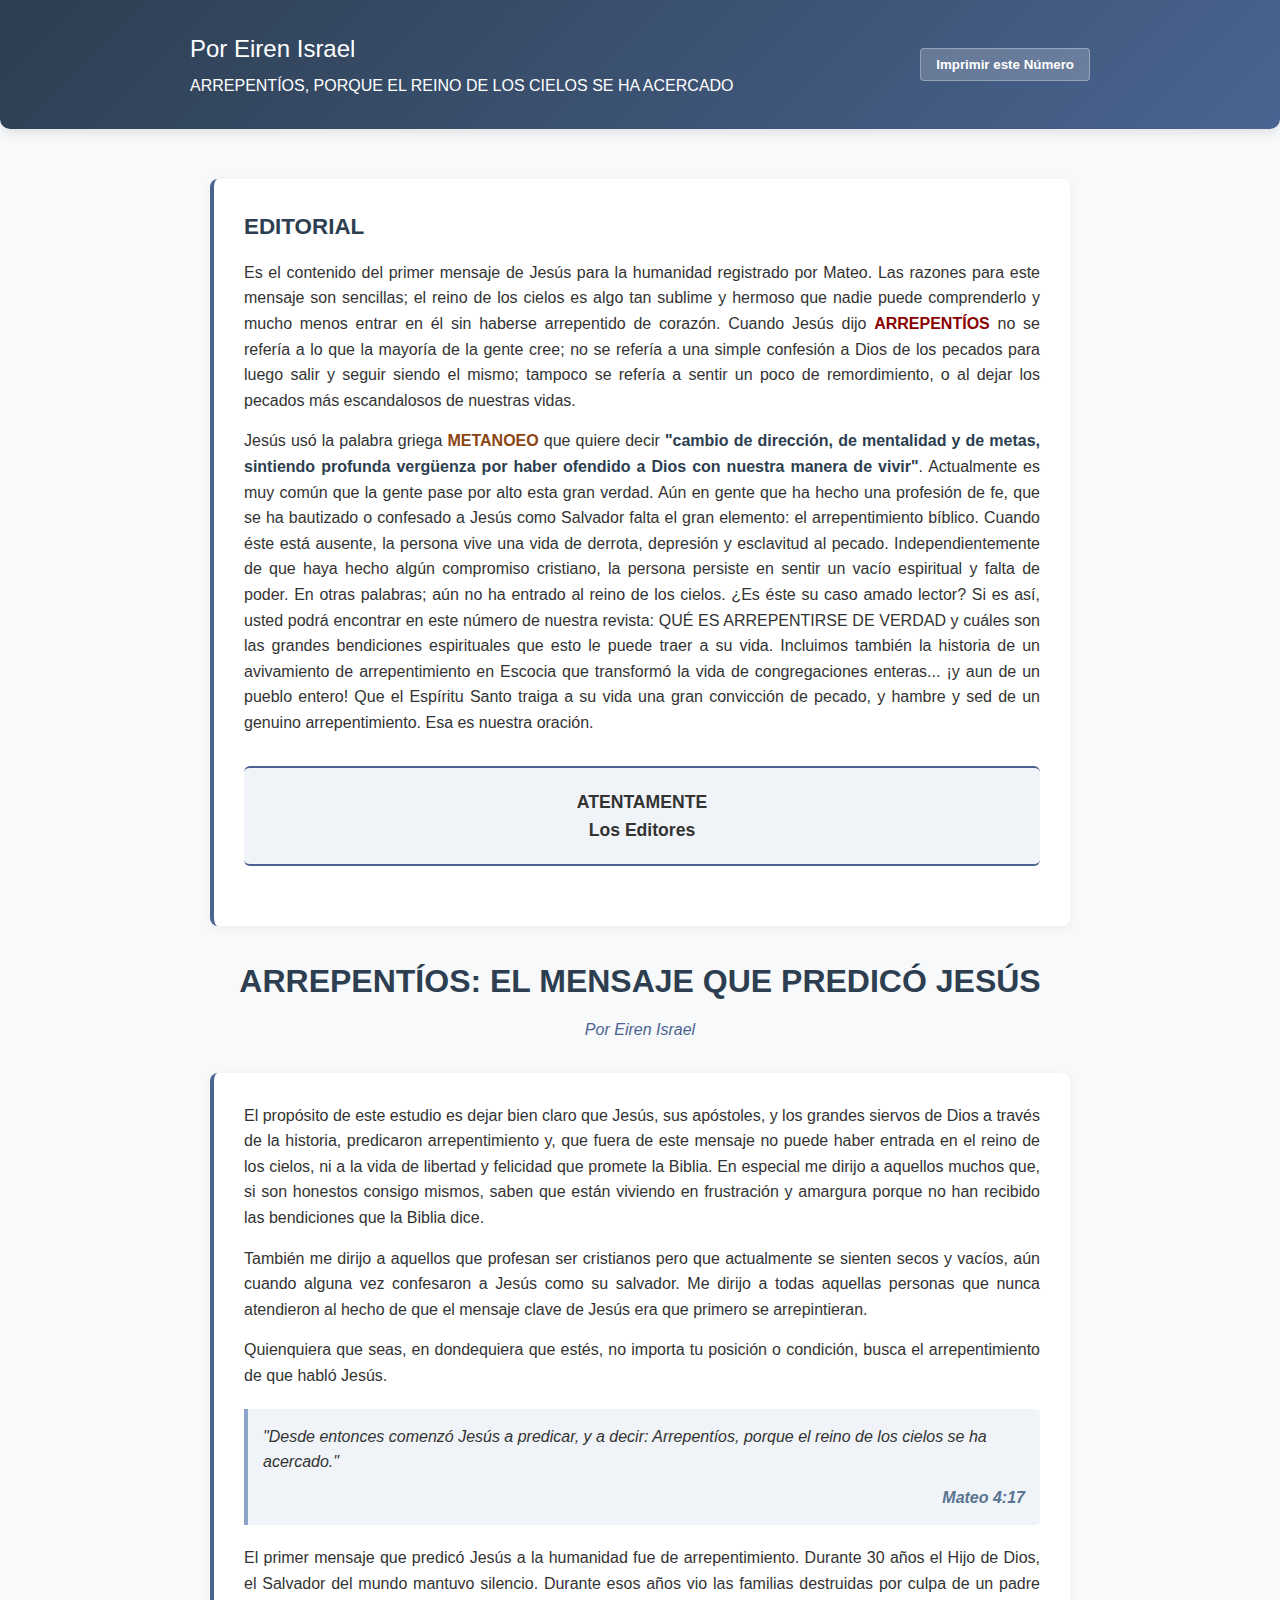
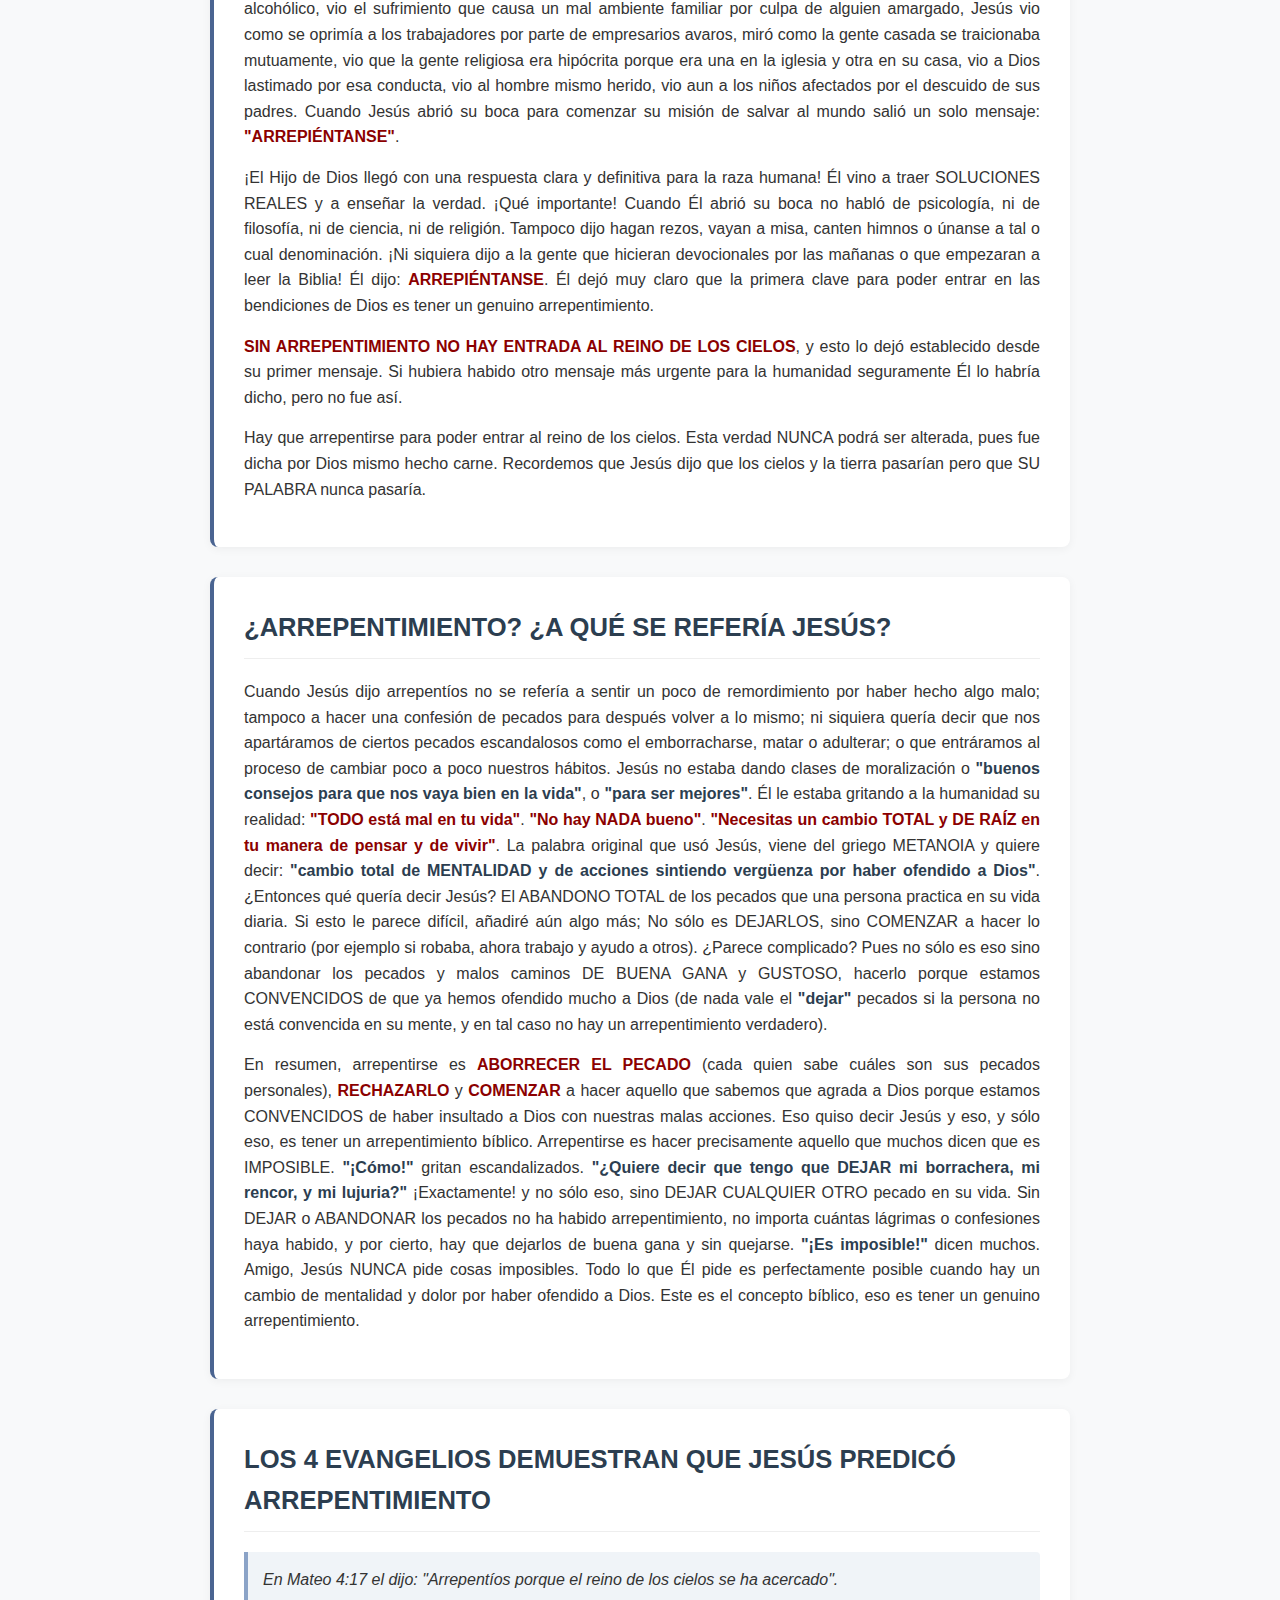
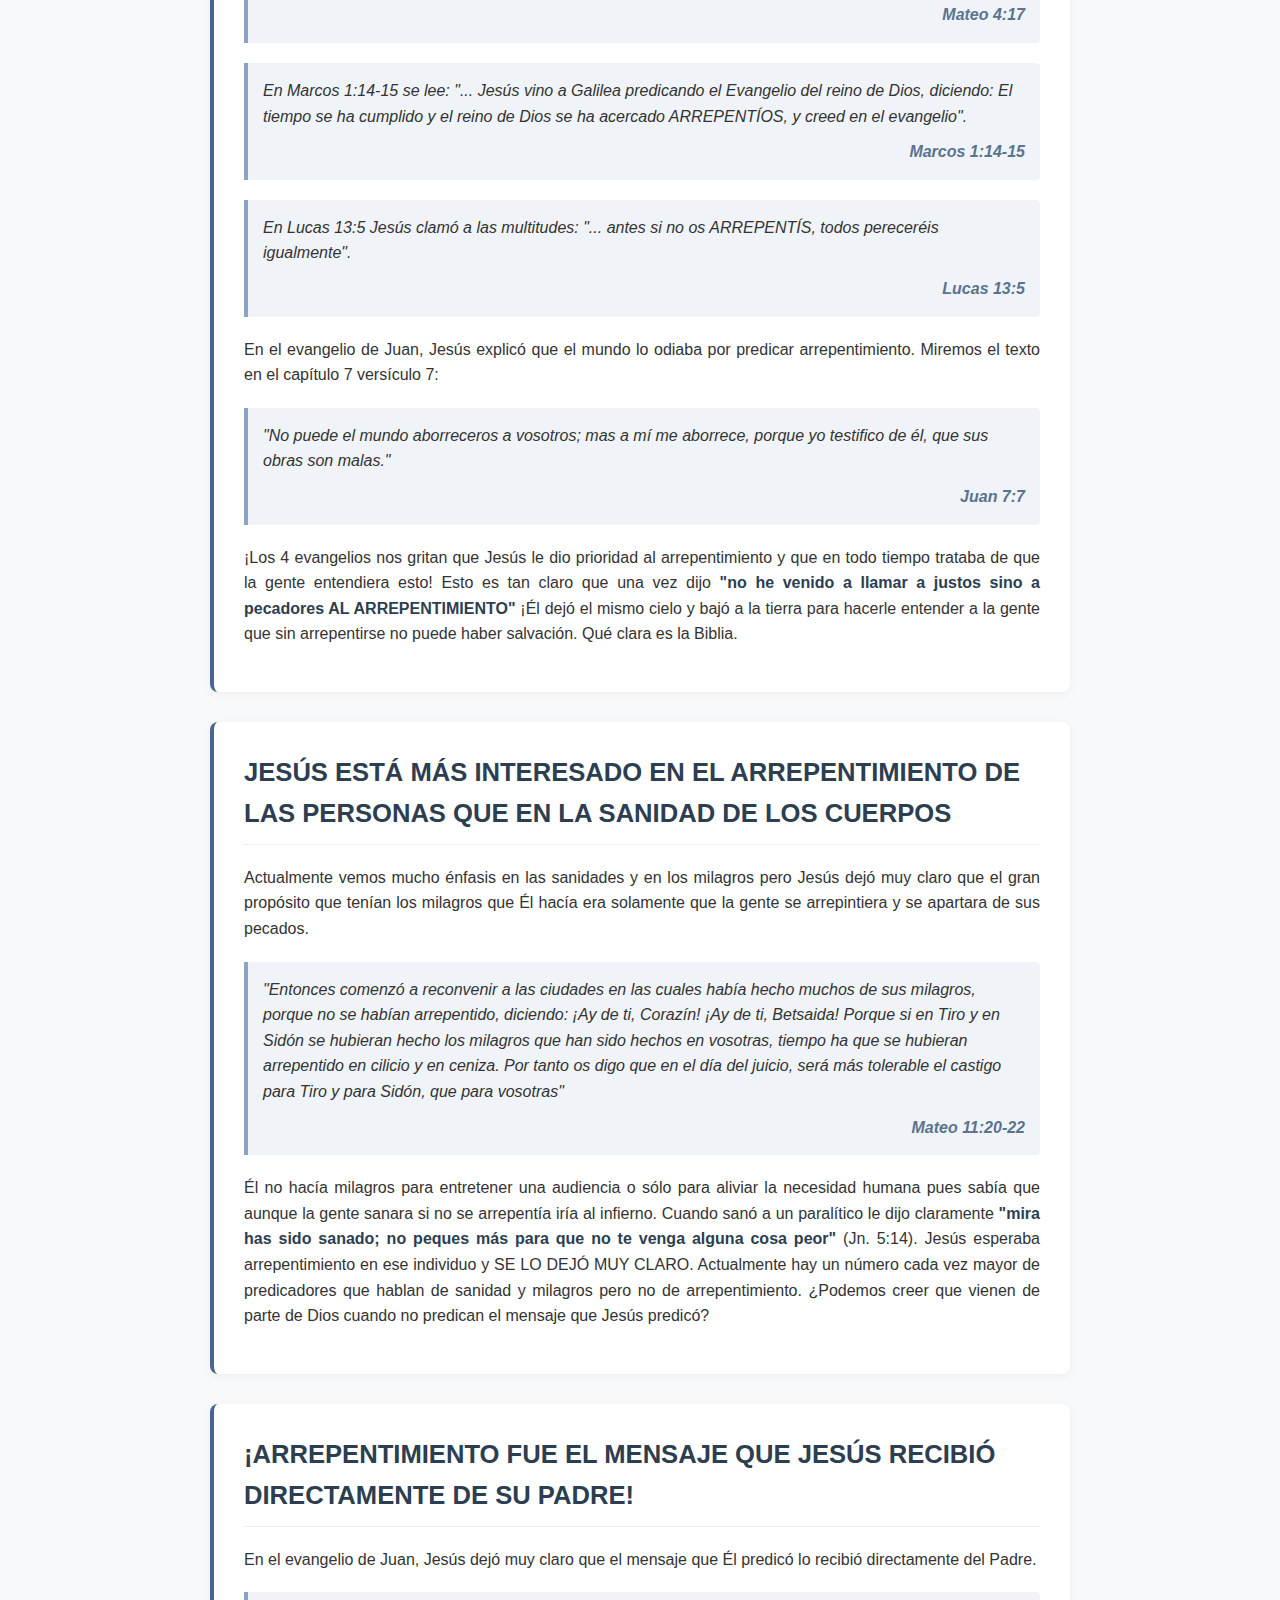
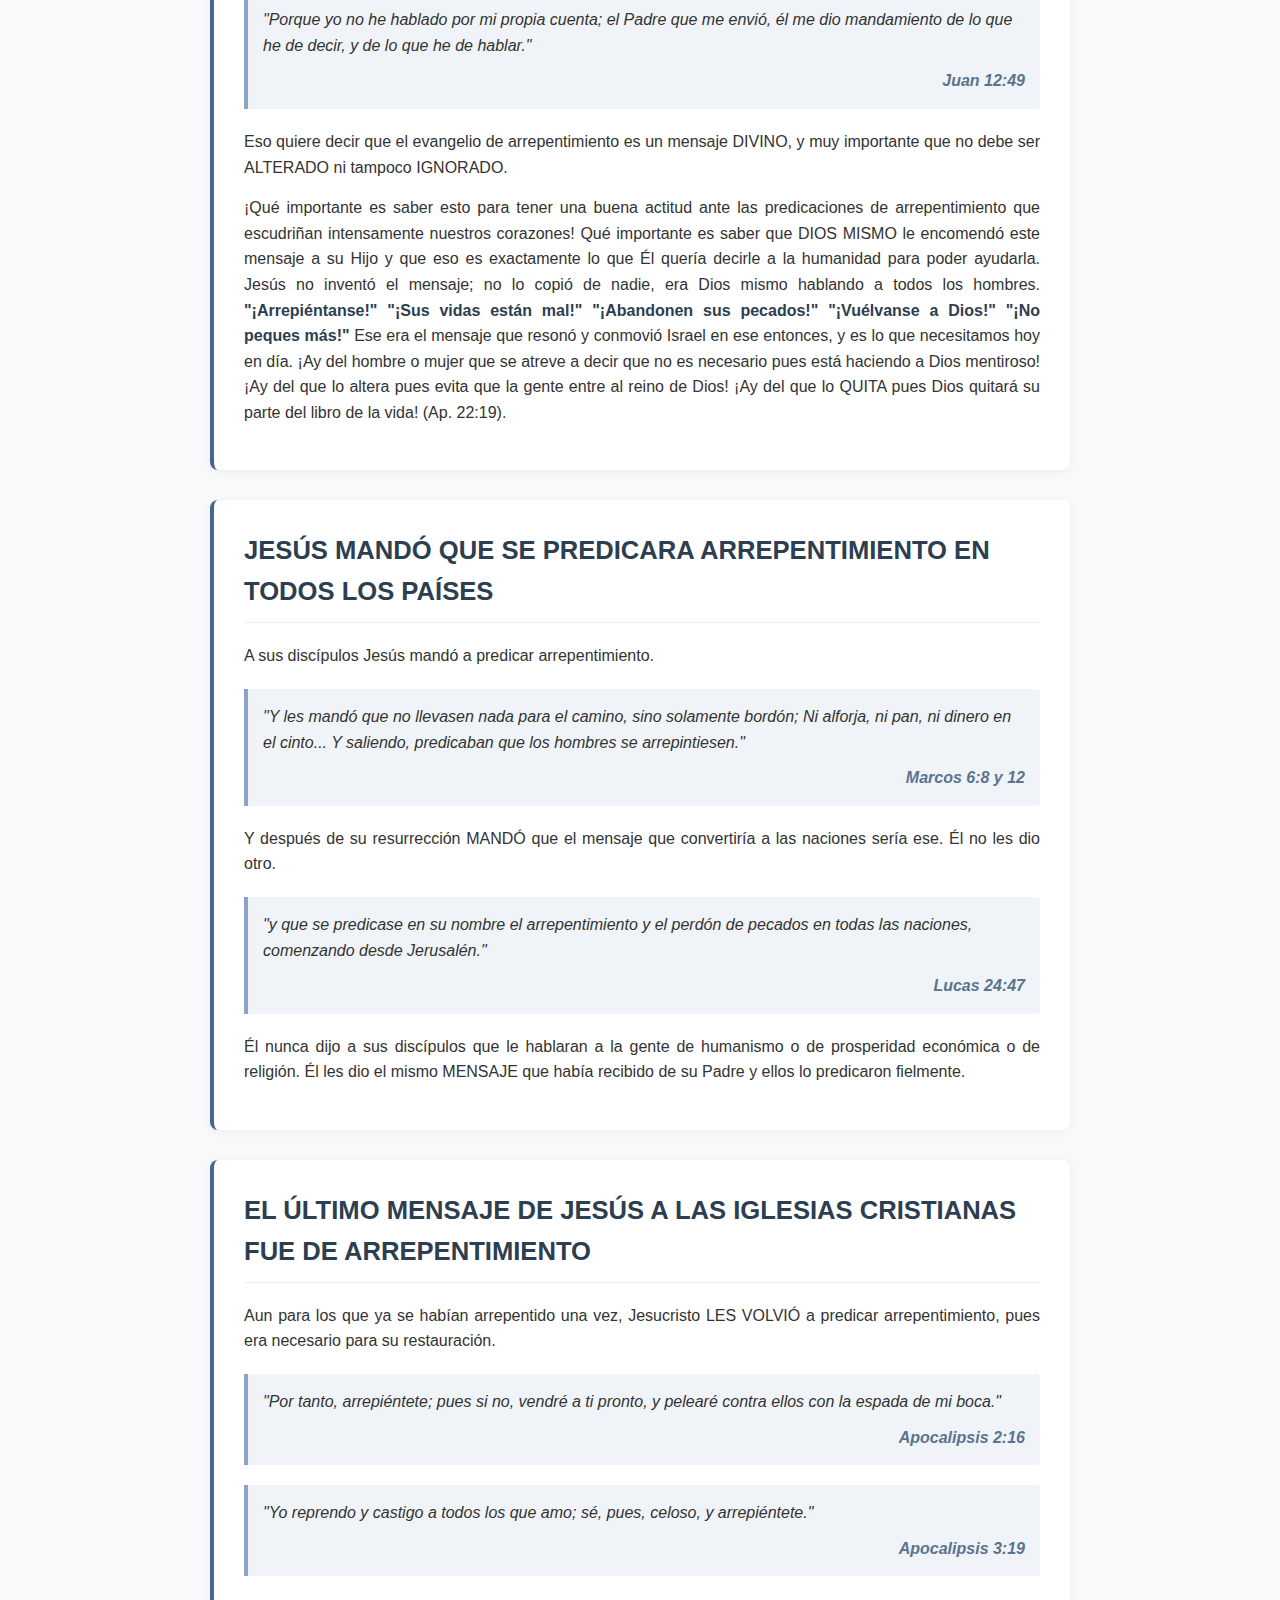
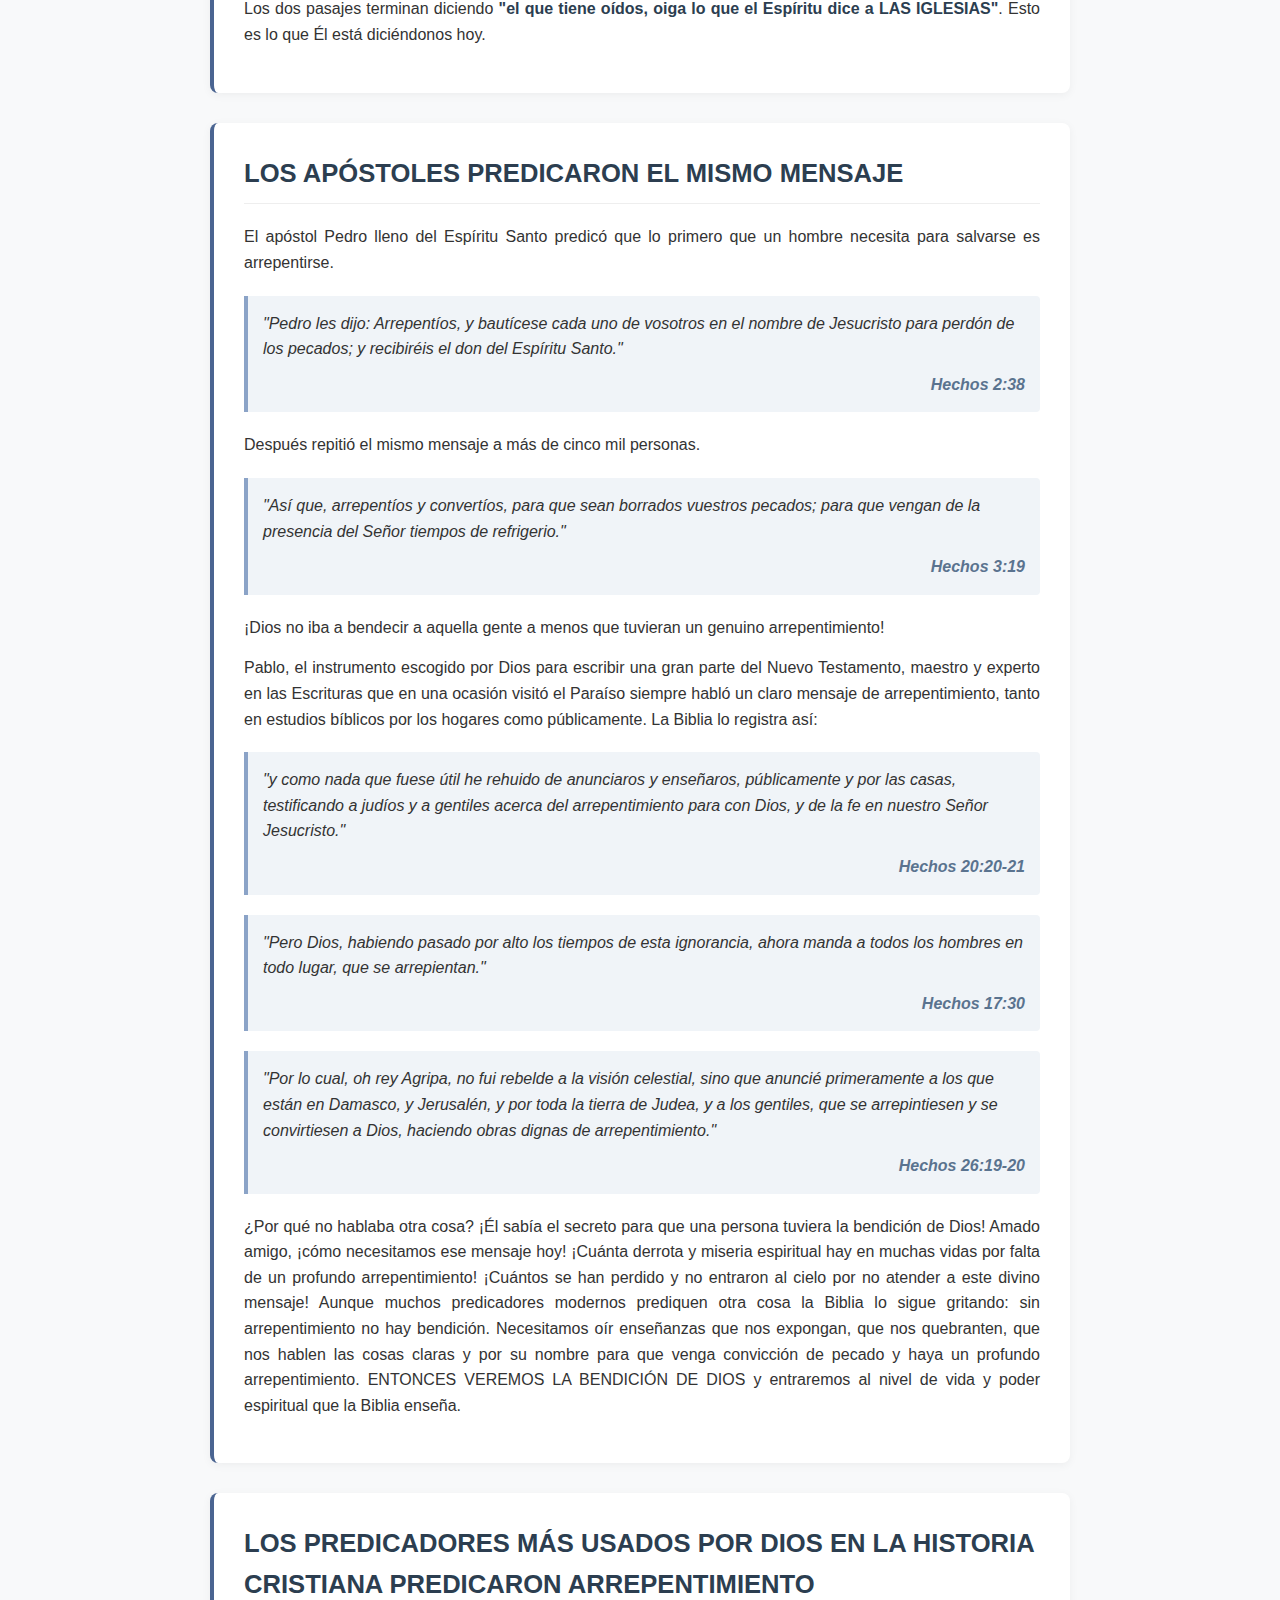
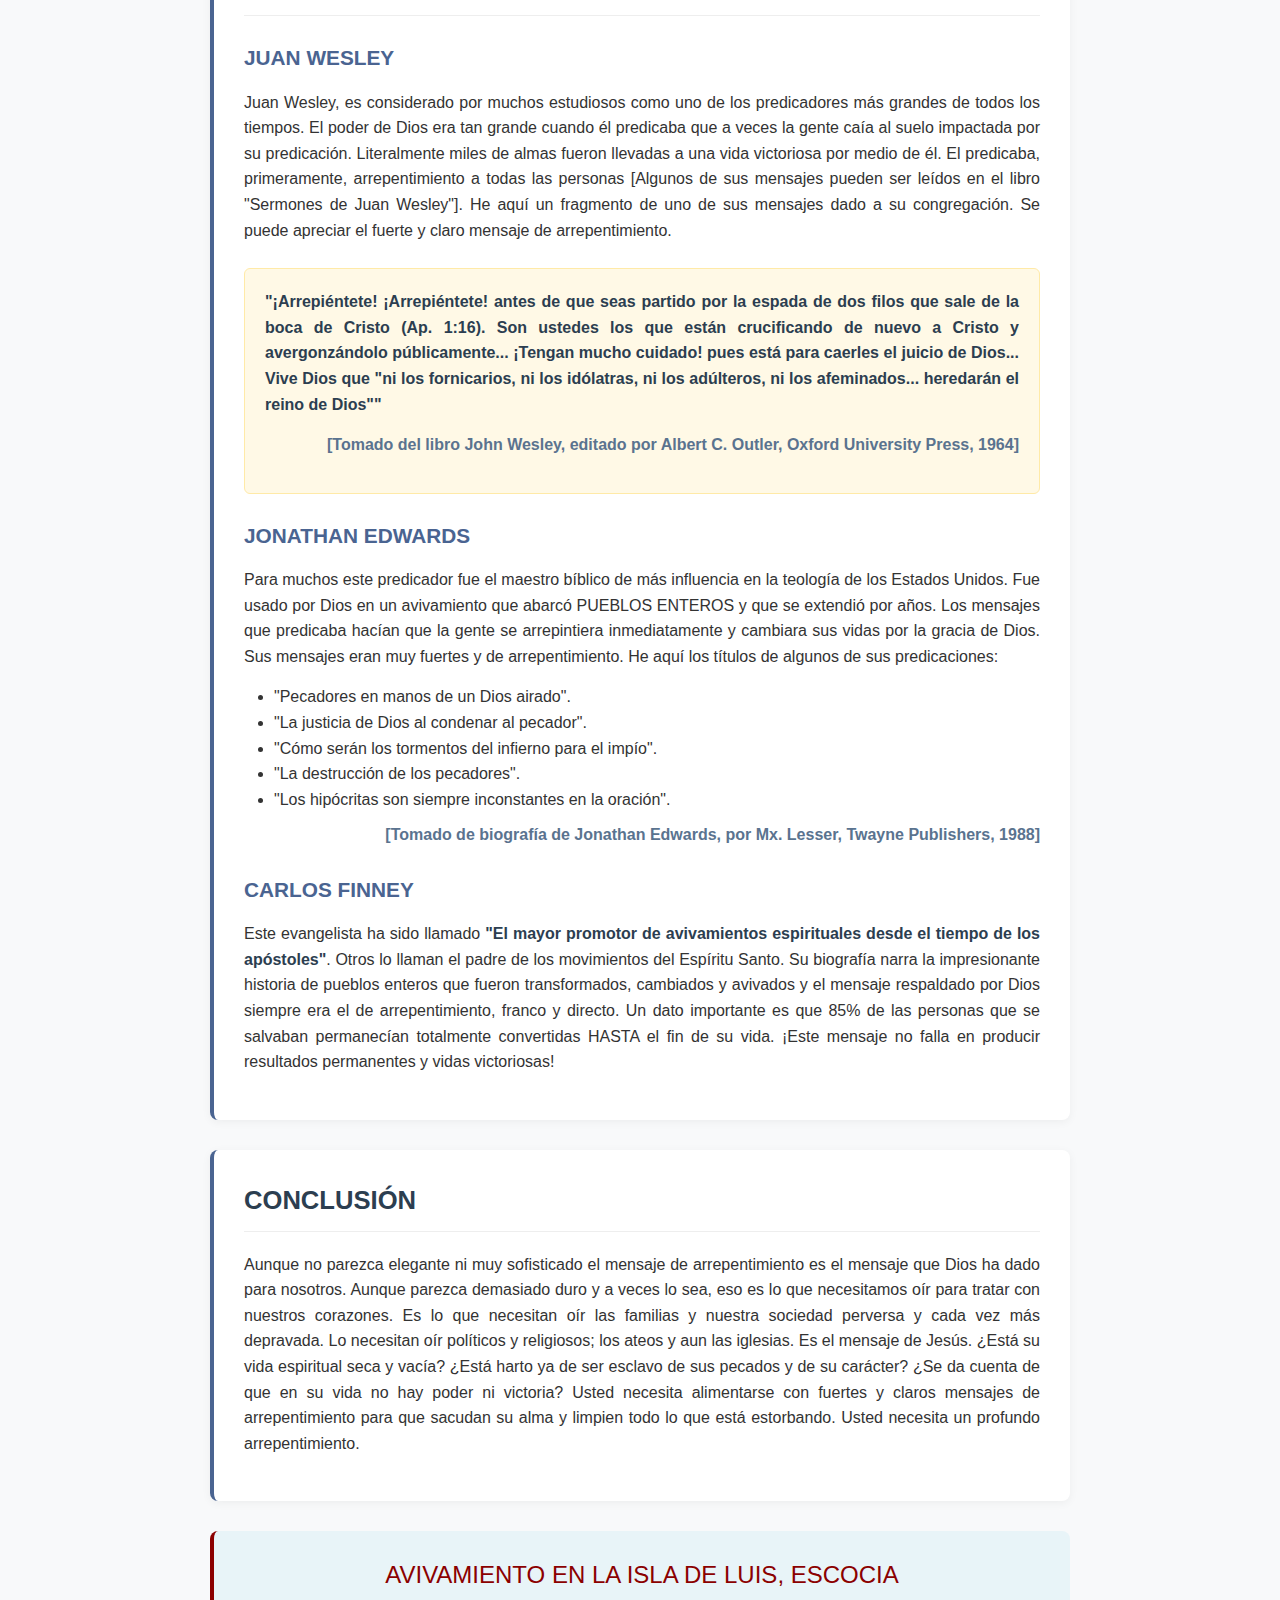
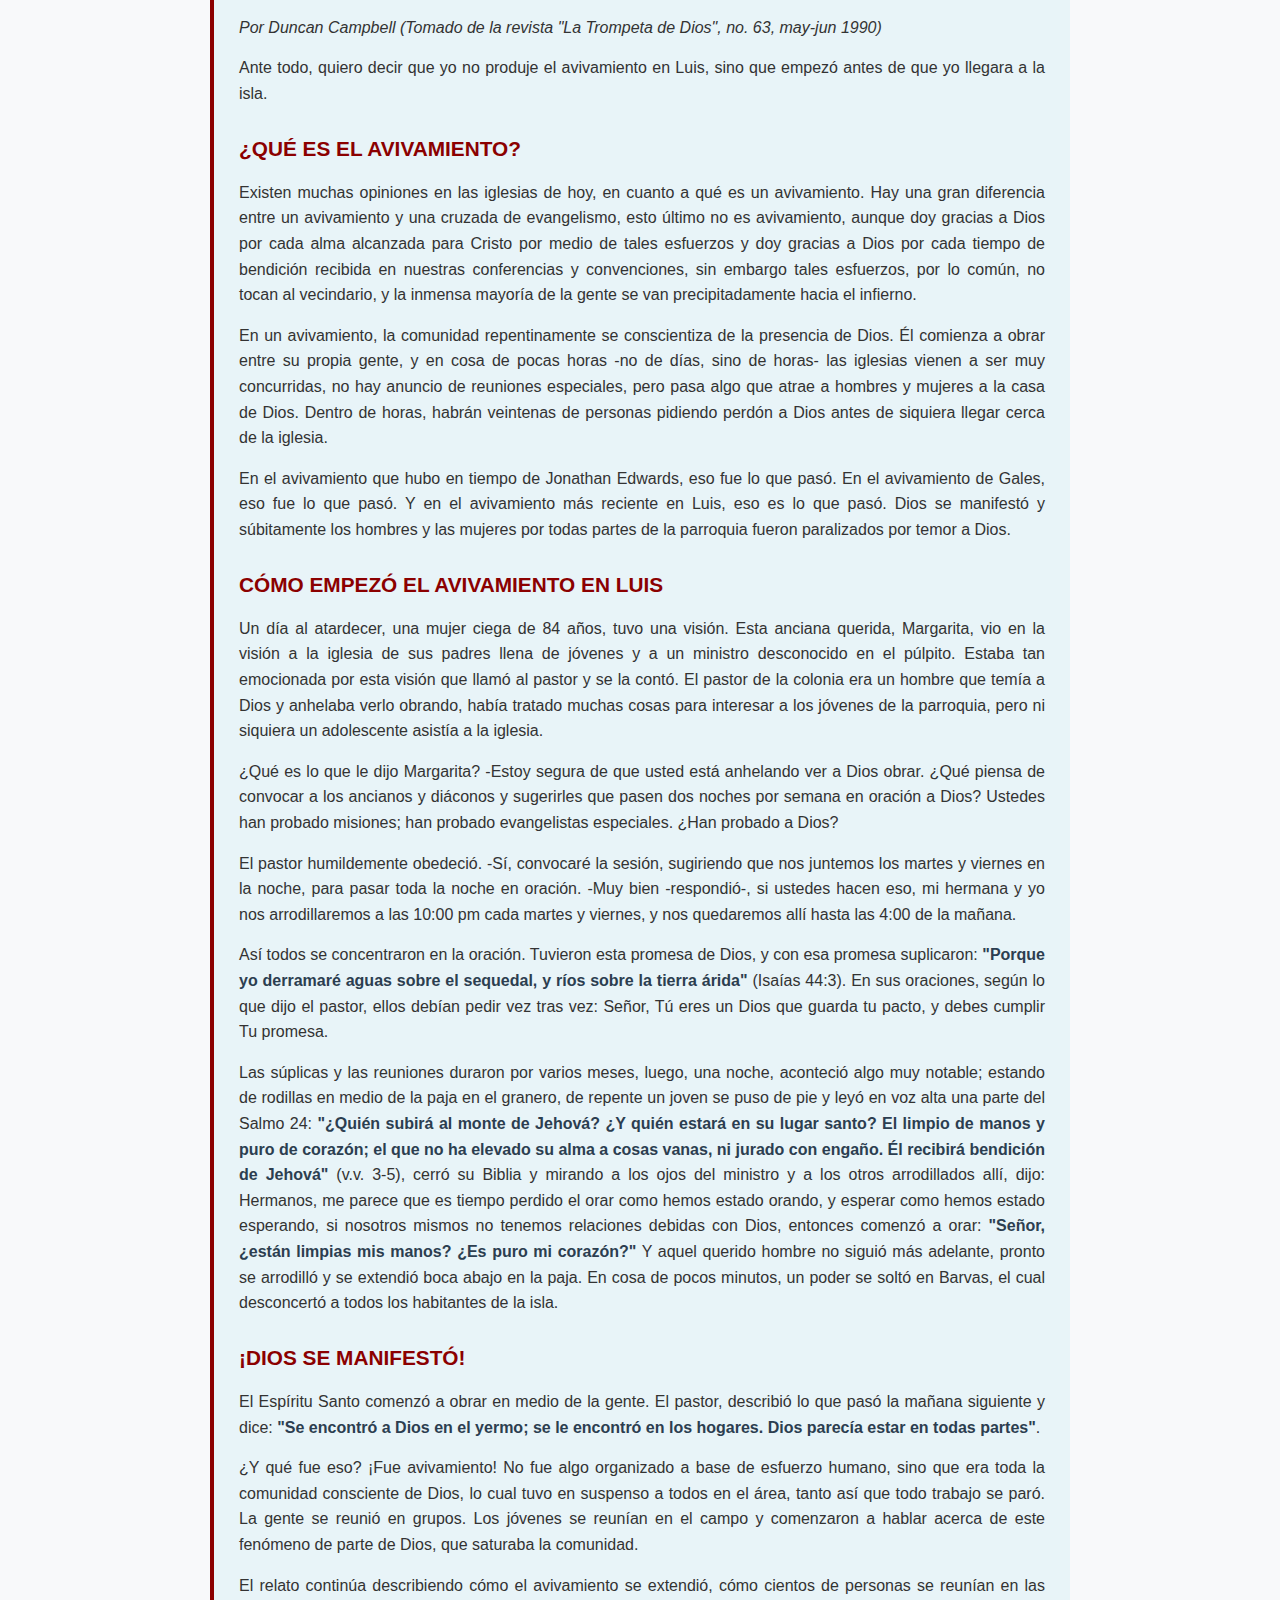
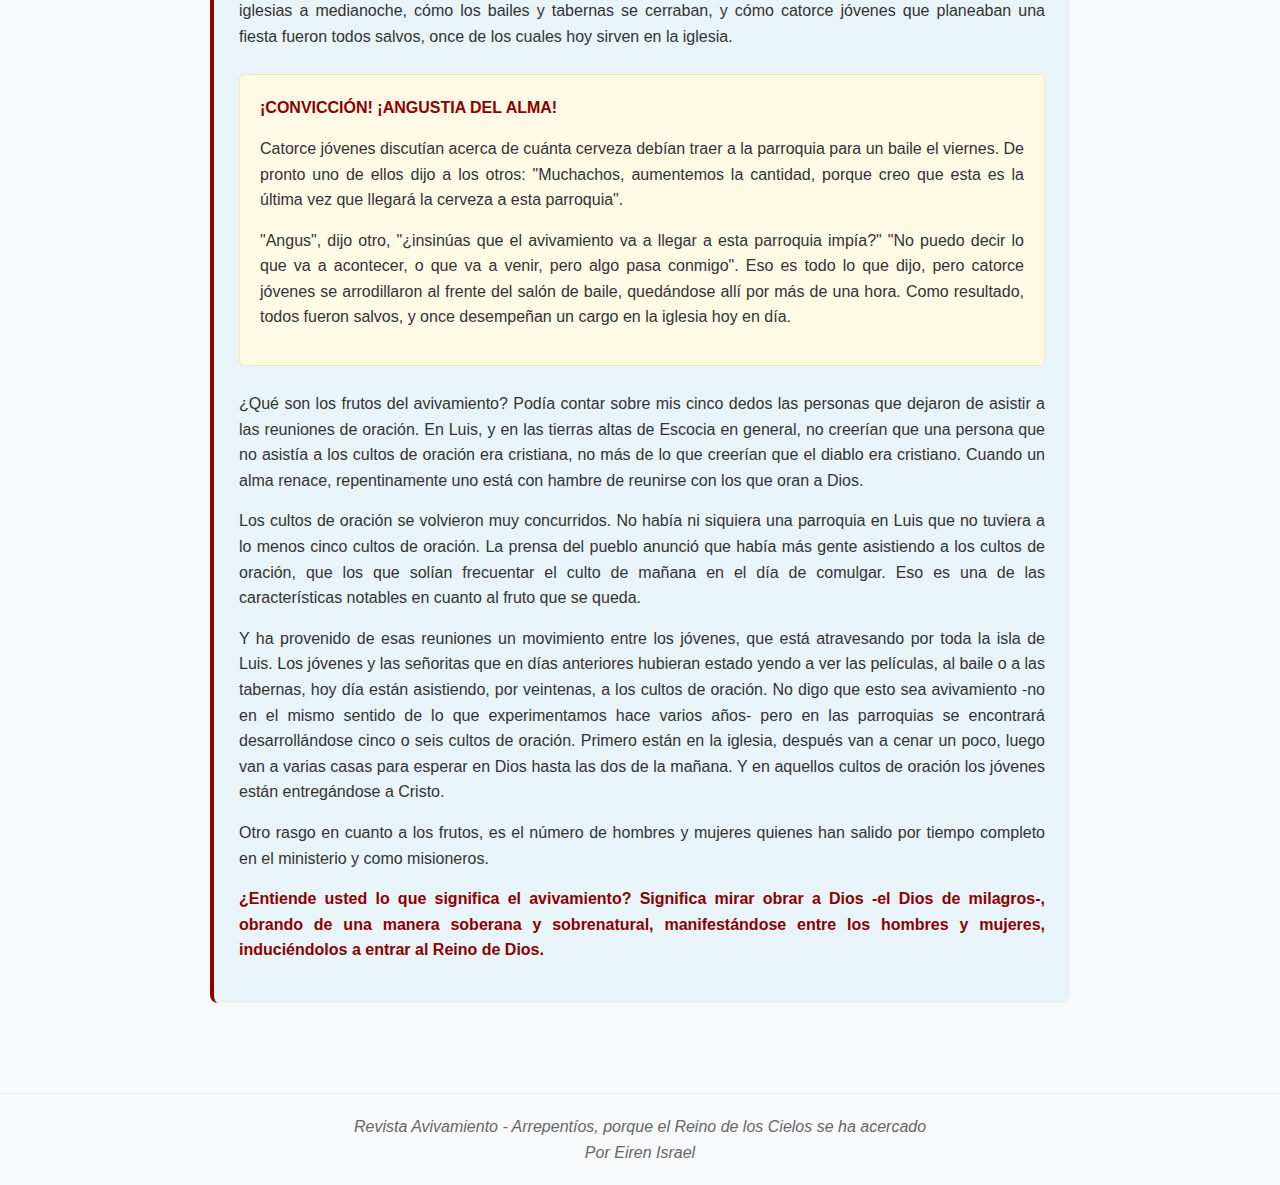
<file: revistas-avivamiento/revistas/arrepentios-porque-el-reinio-de-los-cielos-se-ha-acercado/index.html>
<!DOCTYPE html>
<html lang="es">
<head>
    <meta charset="UTF-8">
    <meta name="viewport" content="width=device-width, initial-scale=1.0">
    <title>Arrepentíos, porque el Reino de los Cielos se ha acercado - Eiren Israel</title>
    <style>
        * {
            margin: 0;
            padding: 0;
            box-sizing: border-box;
            font-family: 'Segoe UI', Tahoma, Geneva, Verdana, sans-serif;
        }

        body {
            background-color: #f8f9fa;
            color: #333;
            line-height: 1.6;
        }

        .container {
            max-width: 900px;
            margin: 0 auto;
            padding: 20px;
        }

        header {
            background: linear-gradient(135deg, #2c3e50, #4a6491);
            color: white;
            padding: 30px 20px;
            text-align: center;
            border-radius: 0 0 10px 10px;
            box-shadow: 0 4px 12px rgba(0,0,0,0.1);
            margin-bottom: 30px;
        }

        .header-content {
            display: flex;
            justify-content: space-between;
            align-items: center;
            max-width: 900px;
            margin: 0 auto;
        }

        .author-info {
            text-align: left;
        }

        .author-name {
            font-size: 1.5rem;
            margin-bottom: 5px;
        }

        .print-button {
            background: rgba(255,255,255,0.2);
            border: 1px solid rgba(255,255,255,0.3);
            color: white;
            padding: 8px 15px;
            border-radius: 4px;
            cursor: pointer;
            font-weight: bold;
            transition: background 0.3s;
        }

        .print-button:hover {
            background: rgba(255,255,255,0.3);
        }

        .main-title {
            text-align: center;
            font-size: 2rem;
            margin: 30px 0 10px;
            color: #2c3e50;
        }

        .content-section {
            background: white;
            border-radius: 8px;
            padding: 30px;
            margin-bottom: 30px;
            box-shadow: 0 2px 10px rgba(0,0,0,0.05);
            border-left: 4px solid #4a6491;
        }

        h2 {
            color: #2c3e50;
            margin-bottom: 20px;
            padding-bottom: 10px;
            border-bottom: 1px solid #eee;
            font-size: 1.6rem;
        }

        h3 {
            color: #4a6491;
            margin: 25px 0 15px;
            font-size: 1.3rem;
        }

        p {
            margin-bottom: 15px;
            text-align: justify;
        }

        .scripture {
            background-color: #f0f4f8;
            border-left: 4px solid #8ba3c7;
            padding: 15px;
            margin: 20px 0;
            font-style: italic;
            border-radius: 0 4px 4px 0;
        }

        .scripture-ref {
            display: block;
            text-align: right;
            font-weight: bold;
            margin-top: 10px;
            color: #5a738f;
        }

        .highlight-box {
            background-color: #fff9e6;
            border: 1px solid #ffeaa7;
            border-radius: 6px;
            padding: 20px;
            margin: 25px 0;
        }

        .editors-note {
            text-align: center;
            margin: 30px 0;
            padding: 20px;
            font-weight: bold;
            font-size: 1.1rem;
            background-color: #f0f4f8;
            border-radius: 6px;
            border-top: 2px solid #4a6491;
            border-bottom: 2px solid #4a6491;
        }

        .emphasis {
            font-weight: bold;
            color: #2c3e50;
        }

        .red-emphasis {
            color: #8B0000;
            font-weight: bold;
        }

        footer {
            text-align: center;
            margin-top: 40px;
            padding: 20px;
            color: #666;
            border-top: 1px solid #eee;
            font-style: italic;
        }

        .editorial-container {
            background-color: white;
            border-radius: 8px;
            padding: 30px;
            margin-bottom: 30px;
            box-shadow: 0 2px 10px rgba(0,0,0,0.05);
            border-left: 4px solid #4a6491;
        }

        .editorial-title {
            color: #2c3e50;
            font-weight: bold;
            font-size: 1.4rem;
            margin-bottom: 15px;
        }

        .revival-story {
            background-color: #e8f4f8;
            border-radius: 8px;
            padding: 25px;
            margin: 30px 0;
            border-left: 4px solid #8B0000;
        }

        .revival-title {
            font-size: 1.5rem;
            color: #8B0000;
            margin-bottom: 20px;
            text-align: center;
        }

        @media (max-width: 768px) {
            .container {
                padding: 10px;
            }

            header {
                padding: 20px 15px;
            }

            .header-content {
                flex-direction: column;
                text-align: center;
            }

            .author-info {
                text-align: center;
                margin-bottom: 15px;
            }

            .main-title {
                font-size: 1.7rem;
            }

            .content-section {
                padding: 20px;
            }
        }
    </style>
</head>
<body>
<header>
    <div class="header-content">
        <div class="author-info">
            <div class="author-name">Por Eiren Israel</div>
            <div>ARREPENTÍOS, PORQUE EL REINO DE LOS CIELOS SE HA ACERCADO</div>
        </div>
        <button class="print-button" onclick="window.print()">Imprimir este Número</button>
    </div>
</header>

<div class="container">
    <div class="editorial-container">
        <div class="editorial-title">EDITORIAL</div>

        <p>Es el contenido del primer mensaje de Jesús para la humanidad registrado por Mateo. Las razones para este mensaje son sencillas; el reino de los cielos es algo tan sublime y hermoso que nadie puede comprenderlo y mucho menos entrar en él sin haberse arrepentido de corazón. Cuando Jesús dijo <span class="red-emphasis">ARREPENTÍOS</span> no se refería a lo que la mayoría de la gente cree; no se refería a una simple confesión a Dios de los pecados para luego salir y seguir siendo el mismo; tampoco se refería a sentir un poco de remordimiento, o al dejar los pecados más escandalosos de nuestras vidas.</p>

        <p>Jesús usó la palabra griega <span class="hebrew-word" style="font-weight:bold; color:#8B4513;">METANOEO</span> que quiere decir <span class="emphasis">"cambio de dirección, de mentalidad y de metas, sintiendo profunda vergüenza por haber ofendido a Dios con nuestra manera de vivir"</span>. Actualmente es muy común que la gente pase por alto esta gran verdad. Aún en gente que ha hecho una profesión de fe, que se ha bautizado o confesado a Jesús como Salvador falta el gran elemento: el arrepentimiento bíblico. Cuando éste está ausente, la persona vive una vida de derrota, depresión y esclavitud al pecado. Independientemente de que haya hecho algún compromiso cristiano, la persona persiste en sentir un vacío espiritual y falta de poder. En otras palabras; aún no ha entrado al reino de los cielos. ¿Es éste su caso amado lector? Si es así, usted podrá encontrar en este número de nuestra revista: QUÉ ES ARREPENTIRSE DE VERDAD y cuáles son las grandes bendiciones espirituales que esto le puede traer a su vida. Incluimos también la historia de un avivamiento de arrepentimiento en Escocia que transformó la vida de congregaciones enteras... ¡y aun de un pueblo entero! Que el Espíritu Santo traiga a su vida una gran convicción de pecado, y hambre y sed de un genuino arrepentimiento. Esa es nuestra oración.</p>

        <div class="editors-note">
            ATENTAMENTE<br>
            <strong>Los Editores</strong>
        </div>
    </div>

    <h1 class="main-title">ARREPENTÍOS: EL MENSAJE QUE PREDICÓ JESÚS</h1>
    <div style="text-align: center; margin-bottom: 30px; font-style: italic; color: #4a6491;">Por Eiren Israel</div>

    <div class="content-section">
        <p>El propósito de este estudio es dejar bien claro que Jesús, sus apóstoles, y los grandes siervos de Dios a través de la historia, predicaron arrepentimiento y, que fuera de este mensaje no puede haber entrada en el reino de los cielos, ni a la vida de libertad y felicidad que promete la Biblia. En especial me dirijo a aquellos muchos que, si son honestos consigo mismos, saben que están viviendo en frustración y amargura porque no han recibido las bendiciones que la Biblia dice.</p>

        <p>También me dirijo a aquellos que profesan ser cristianos pero que actualmente se sienten secos y vacíos, aún cuando alguna vez confesaron a Jesús como su salvador. Me dirijo a todas aquellas personas que nunca atendieron al hecho de que el mensaje clave de Jesús era que primero se arrepintieran.</p>

        <p>Quienquiera que seas, en dondequiera que estés, no importa tu posición o condición, busca el arrepentimiento de que habló Jesús.</p>

        <div class="scripture">
            "Desde entonces comenzó Jesús a predicar, y a decir: Arrepentíos, porque el reino de los cielos se ha acercado."
            <span class="scripture-ref">Mateo 4:17</span>
        </div>

        <p>El primer mensaje que predicó Jesús a la humanidad fue de arrepentimiento. Durante 30 años el Hijo de Dios, el Salvador del mundo mantuvo silencio. Durante esos años vio las familias destruidas por culpa de un padre alcohólico, vio el sufrimiento que causa un mal ambiente familiar por culpa de alguien amargado, Jesús vio como se oprimía a los trabajadores por parte de empresarios avaros, miró como la gente casada se traicionaba mutuamente, vio que la gente religiosa era hipócrita porque era una en la iglesia y otra en su casa, vio a Dios lastimado por esa conducta, vio al hombre mismo herido, vio aun a los niños afectados por el descuido de sus padres. Cuando Jesús abrió su boca para comenzar su misión de salvar al mundo salió un solo mensaje: <span class="red-emphasis">"ARREPIÉNTANSE"</span>.</p>

        <p>¡El Hijo de Dios llegó con una respuesta clara y definitiva para la raza humana! Él vino a traer SOLUCIONES REALES y a enseñar la verdad. ¡Qué importante! Cuando Él abrió su boca no habló de psicología, ni de filosofía, ni de ciencia, ni de religión. Tampoco dijo hagan rezos, vayan a misa, canten himnos o únanse a tal o cual denominación. ¡Ni siquiera dijo a la gente que hicieran devocionales por las mañanas o que empezaran a leer la Biblia! Él dijo: <span class="red-emphasis">ARREPIÉNTANSE</span>. Él dejó muy claro que la primera clave para poder entrar en las bendiciones de Dios es tener un genuino arrepentimiento.</p>

        <p><span class="red-emphasis">SIN ARREPENTIMIENTO NO HAY ENTRADA AL REINO DE LOS CIELOS</span>, y esto lo dejó establecido desde su primer mensaje. Si hubiera habido otro mensaje más urgente para la humanidad seguramente Él lo habría dicho, pero no fue así.</p>

        <p>Hay que arrepentirse para poder entrar al reino de los cielos. Esta verdad NUNCA podrá ser alterada, pues fue dicha por Dios mismo hecho carne. Recordemos que Jesús dijo que los cielos y la tierra pasarían pero que SU PALABRA nunca pasaría.</p>
    </div>

    <div class="content-section">
        <h2>¿ARREPENTIMIENTO? ¿A QUÉ SE REFERÍA JESÚS?</h2>

        <p>Cuando Jesús dijo arrepentíos no se refería a sentir un poco de remordimiento por haber hecho algo malo; tampoco a hacer una confesión de pecados para después volver a lo mismo; ni siquiera quería decir que nos apartáramos de ciertos pecados escandalosos como el emborracharse, matar o adulterar; o que entráramos al proceso de cambiar poco a poco nuestros hábitos. Jesús no estaba dando clases de moralización o <span class="emphasis">"buenos consejos para que nos vaya bien en la vida"</span>, o <span class="emphasis">"para ser mejores"</span>. Él le estaba gritando a la humanidad su realidad: <span class="red-emphasis">"TODO está mal en tu vida"</span>. <span class="red-emphasis">"No hay NADA bueno"</span>. <span class="red-emphasis">"Necesitas un cambio TOTAL y DE RAÍZ en tu manera de pensar y de vivir"</span>. La palabra original que usó Jesús, viene del griego METANOIA y quiere decir: <span class="emphasis">"cambio total de MENTALIDAD y de acciones sintiendo vergüenza por haber ofendido a Dios"</span>. ¿Entonces qué quería decir Jesús? El ABANDONO TOTAL de los pecados que una persona practica en su vida diaria. Si esto le parece difícil, añadiré aún algo más; No sólo es DEJARLOS, sino COMENZAR a hacer lo contrario (por ejemplo si robaba, ahora trabajo y ayudo a otros). ¿Parece complicado? Pues no sólo es eso sino abandonar los pecados y malos caminos DE BUENA GANA y GUSTOSO, hacerlo porque estamos CONVENCIDOS de que ya hemos ofendido mucho a Dios (de nada vale el <span class="emphasis">"dejar"</span> pecados si la persona no está convencida en su mente, y en tal caso no hay un arrepentimiento verdadero).</p>

        <p>En resumen, arrepentirse es <span class="red-emphasis">ABORRECER EL PECADO</span> (cada quien sabe cuáles son sus pecados personales), <span class="red-emphasis">RECHAZARLO</span> y <span class="red-emphasis">COMENZAR</span> a hacer aquello que sabemos que agrada a Dios porque estamos CONVENCIDOS de haber insultado a Dios con nuestras malas acciones. Eso quiso decir Jesús y eso, y sólo eso, es tener un arrepentimiento bíblico. Arrepentirse es hacer precisamente aquello que muchos dicen que es IMPOSIBLE. <span class="emphasis">"¡Cómo!"</span> gritan escandalizados. <span class="emphasis">"¿Quiere decir que tengo que DEJAR mi borrachera, mi rencor, y mi lujuria?"</span> ¡Exactamente! y no sólo eso, sino DEJAR CUALQUIER OTRO pecado en su vida. Sin DEJAR o ABANDONAR los pecados no ha habido arrepentimiento, no importa cuántas lágrimas o confesiones haya habido, y por cierto, hay que dejarlos de buena gana y sin quejarse. <span class="emphasis">"¡Es imposible!"</span> dicen muchos. Amigo, Jesús NUNCA pide cosas imposibles. Todo lo que Él pide es perfectamente posible cuando hay un cambio de mentalidad y dolor por haber ofendido a Dios. Este es el concepto bíblico, eso es tener un genuino arrepentimiento.</p>
    </div>

    <div class="content-section">
        <h2>LOS 4 EVANGELIOS DEMUESTRAN QUE JESÚS PREDICÓ ARREPENTIMIENTO</h2>

        <div class="scripture">
            En Mateo 4:17 el dijo: "Arrepentíos porque el reino de los cielos se ha acercado".
            <span class="scripture-ref">Mateo 4:17</span>
        </div>

        <div class="scripture">
            En Marcos 1:14-15 se lee: "... Jesús vino a Galilea predicando el Evangelio del reino de Dios, diciendo: El tiempo se ha cumplido y el reino de Dios se ha acercado ARREPENTÍOS, y creed en el evangelio".
            <span class="scripture-ref">Marcos 1:14-15</span>
        </div>

        <div class="scripture">
            En Lucas 13:5 Jesús clamó a las multitudes: "... antes si no os ARREPENTÍS, todos pereceréis igualmente".
            <span class="scripture-ref">Lucas 13:5</span>
        </div>

        <p>En el evangelio de Juan, Jesús explicó que el mundo lo odiaba por predicar arrepentimiento. Miremos el texto en el capítulo 7 versículo 7:</p>

        <div class="scripture">
            "No puede el mundo aborreceros a vosotros; mas a mí me aborrece, porque yo testifico de él, que sus obras son malas."
            <span class="scripture-ref">Juan 7:7</span>
        </div>

        <p>¡Los 4 evangelios nos gritan que Jesús le dio prioridad al arrepentimiento y que en todo tiempo trataba de que la gente entendiera esto! Esto es tan claro que una vez dijo <span class="emphasis">"no he venido a llamar a justos sino a pecadores AL ARREPENTIMIENTO"</span> ¡Él dejó el mismo cielo y bajó a la tierra para hacerle entender a la gente que sin arrepentirse no puede haber salvación. Qué clara es la Biblia.</p>
    </div>

    <div class="content-section">
        <h2>JESÚS ESTÁ MÁS INTERESADO EN EL ARREPENTIMIENTO DE LAS PERSONAS QUE EN LA SANIDAD DE LOS CUERPOS</h2>

        <p>Actualmente vemos mucho énfasis en las sanidades y en los milagros pero Jesús dejó muy claro que el gran propósito que tenían los milagros que Él hacía era solamente que la gente se arrepintiera y se apartara de sus pecados.</p>

        <div class="scripture">
            "Entonces comenzó a reconvenir a las ciudades en las cuales había hecho muchos de sus milagros, porque no se habían arrepentido, diciendo: ¡Ay de ti, Corazín! ¡Ay de ti, Betsaida! Porque si en Tiro y en Sidón se hubieran hecho los milagros que han sido hechos en vosotras, tiempo ha que se hubieran arrepentido en cilicio y en ceniza. Por tanto os digo que en el día del juicio, será más tolerable el castigo para Tiro y para Sidón, que para vosotras"
            <span class="scripture-ref">Mateo 11:20-22</span>
        </div>

        <p>Él no hacía milagros para entretener una audiencia o sólo para aliviar la necesidad humana pues sabía que aunque la gente sanara si no se arrepentía iría al infierno. Cuando sanó a un paralítico le dijo claramente <span class="emphasis">"mira has sido sanado; no peques más para que no te venga alguna cosa peor"</span> (Jn. 5:14). Jesús esperaba arrepentimiento en ese individuo y SE LO DEJÓ MUY CLARO. Actualmente hay un número cada vez mayor de predicadores que hablan de sanidad y milagros pero no de arrepentimiento. ¿Podemos creer que vienen de parte de Dios cuando no predican el mensaje que Jesús predicó?</p>
    </div>

    <div class="content-section">
        <h2>¡ARREPENTIMIENTO FUE EL MENSAJE QUE JESÚS RECIBIÓ DIRECTAMENTE DE SU PADRE!</h2>

        <p>En el evangelio de Juan, Jesús dejó muy claro que el mensaje que Él predicó lo recibió directamente del Padre.</p>

        <div class="scripture">
            "Porque yo no he hablado por mi propia cuenta; el Padre que me envió, él me dio mandamiento de lo que he de decir, y de lo que he de hablar."
            <span class="scripture-ref">Juan 12:49</span>
        </div>

        <p>Eso quiere decir que el evangelio de arrepentimiento es un mensaje DIVINO, y muy importante que no debe ser ALTERADO ni tampoco IGNORADO.</p>

        <p>¡Qué importante es saber esto para tener una buena actitud ante las predicaciones de arrepentimiento que escudriñan intensamente nuestros corazones! Qué importante es saber que DIOS MISMO le encomendó este mensaje a su Hijo y que eso es exactamente lo que Él quería decirle a la humanidad para poder ayudarla. Jesús no inventó el mensaje; no lo copió de nadie, era Dios mismo hablando a todos los hombres. <span class="emphasis">"¡Arrepiéntanse!"</span> <span class="emphasis">"¡Sus vidas están mal!"</span> <span class="emphasis">"¡Abandonen sus pecados!"</span> <span class="emphasis">"¡Vuélvanse a Dios!"</span> <span class="emphasis">"¡No peques más!"</span> Ese era el mensaje que resonó y conmovió Israel en ese entonces, y es lo que necesitamos hoy en día. ¡Ay del hombre o mujer que se atreve a decir que no es necesario pues está haciendo a Dios mentiroso! ¡Ay del que lo altera pues evita que la gente entre al reino de Dios! ¡Ay del que lo QUITA pues Dios quitará su parte del libro de la vida! (Ap. 22:19).</p>
    </div>

    <div class="content-section">
        <h2>JESÚS MANDÓ QUE SE PREDICARA ARREPENTIMIENTO EN TODOS LOS PAÍSES</h2>

        <p>A sus discípulos Jesús mandó a predicar arrepentimiento.</p>

        <div class="scripture">
            "Y les mandó que no llevasen nada para el camino, sino solamente bordón; Ni alforja, ni pan, ni dinero en el cinto... Y saliendo, predicaban que los hombres se arrepintiesen."
            <span class="scripture-ref">Marcos 6:8 y 12</span>
        </div>

        <p>Y después de su resurrección MANDÓ que el mensaje que convertiría a las naciones sería ese. Él no les dio otro.</p>

        <div class="scripture">
            "y que se predicase en su nombre el arrepentimiento y el perdón de pecados en todas las naciones, comenzando desde Jerusalén."
            <span class="scripture-ref">Lucas 24:47</span>
        </div>

        <p>Él nunca dijo a sus discípulos que le hablaran a la gente de humanismo o de prosperidad económica o de religión. Él les dio el mismo MENSAJE que había recibido de su Padre y ellos lo predicaron fielmente.</p>
    </div>

    <div class="content-section">
        <h2>EL ÚLTIMO MENSAJE DE JESÚS A LAS IGLESIAS CRISTIANAS FUE DE ARREPENTIMIENTO</h2>

        <p>Aun para los que ya se habían arrepentido una vez, Jesucristo LES VOLVIÓ a predicar arrepentimiento, pues era necesario para su restauración.</p>

        <div class="scripture">
            "Por tanto, arrepiéntete; pues si no, vendré a ti pronto, y pelearé contra ellos con la espada de mi boca."
            <span class="scripture-ref">Apocalipsis 2:16</span>
        </div>

        <div class="scripture">
            "Yo reprendo y castigo a todos los que amo; sé, pues, celoso, y arrepiéntete."
            <span class="scripture-ref">Apocalipsis 3:19</span>
        </div>

        <p>Los dos pasajes terminan diciendo <span class="emphasis">"el que tiene oídos, oiga lo que el Espíritu dice a LAS IGLESIAS"</span>. Esto es lo que Él está diciéndonos hoy.</p>
    </div>

    <div class="content-section">
        <h2>LOS APÓSTOLES PREDICARON EL MISMO MENSAJE</h2>

        <p>El apóstol Pedro lleno del Espíritu Santo predicó que lo primero que un hombre necesita para salvarse es arrepentirse.</p>

        <div class="scripture">
            "Pedro les dijo: Arrepentíos, y bautícese cada uno de vosotros en el nombre de Jesucristo para perdón de los pecados; y recibiréis el don del Espíritu Santo."
            <span class="scripture-ref">Hechos 2:38</span>
        </div>

        <p>Después repitió el mismo mensaje a más de cinco mil personas.</p>

        <div class="scripture">
            "Así que, arrepentíos y convertíos, para que sean borrados vuestros pecados; para que vengan de la presencia del Señor tiempos de refrigerio."
            <span class="scripture-ref">Hechos 3:19</span>
        </div>

        <p>¡Dios no iba a bendecir a aquella gente a menos que tuvieran un genuino arrepentimiento!</p>

        <p>Pablo, el instrumento escogido por Dios para escribir una gran parte del Nuevo Testamento, maestro y experto en las Escrituras que en una ocasión visitó el Paraíso siempre habló un claro mensaje de arrepentimiento, tanto en estudios bíblicos por los hogares como públicamente. La Biblia lo registra así:</p>

        <div class="scripture">
            "y como nada que fuese útil he rehuido de anunciaros y enseñaros, públicamente y por las casas, testificando a judíos y a gentiles acerca del arrepentimiento para con Dios, y de la fe en nuestro Señor Jesucristo."
            <span class="scripture-ref">Hechos 20:20-21</span>
        </div>

        <div class="scripture">
            "Pero Dios, habiendo pasado por alto los tiempos de esta ignorancia, ahora manda a todos los hombres en todo lugar, que se arrepientan."
            <span class="scripture-ref">Hechos 17:30</span>
        </div>

        <div class="scripture">
            "Por lo cual, oh rey Agripa, no fui rebelde a la visión celestial, sino que anuncié primeramente a los que están en Damasco, y Jerusalén, y por toda la tierra de Judea, y a los gentiles, que se arrepintiesen y se convirtiesen a Dios, haciendo obras dignas de arrepentimiento."
            <span class="scripture-ref">Hechos 26:19-20</span>
        </div>

        <p>¿Por qué no hablaba otra cosa? ¡Él sabía el secreto para que una persona tuviera la bendición de Dios! Amado amigo, ¡cómo necesitamos ese mensaje hoy! ¡Cuánta derrota y miseria espiritual hay en muchas vidas por falta de un profundo arrepentimiento! ¡Cuántos se han perdido y no entraron al cielo por no atender a este divino mensaje! Aunque muchos predicadores modernos prediquen otra cosa la Biblia lo sigue gritando: sin arrepentimiento no hay bendición. Necesitamos oír enseñanzas que nos expongan, que nos quebranten, que nos hablen las cosas claras y por su nombre para que venga convicción de pecado y haya un profundo arrepentimiento. ENTONCES VEREMOS LA BENDICIÓN DE DIOS y entraremos al nivel de vida y poder espiritual que la Biblia enseña.</p>
    </div>

    <div class="content-section">
        <h2>LOS PREDICADORES MÁS USADOS POR DIOS EN LA HISTORIA CRISTIANA PREDICARON ARREPENTIMIENTO</h2>

        <h3>JUAN WESLEY</h3>
        <p>Juan Wesley, es considerado por muchos estudiosos como uno de los predicadores más grandes de todos los tiempos. El poder de Dios era tan grande cuando él predicaba que a veces la gente caía al suelo impactada por su predicación. Literalmente miles de almas fueron llevadas a una vida victoriosa por medio de él. El predicaba, primeramente, arrepentimiento a todas las personas [Algunos de sus mensajes pueden ser leídos en el libro "Sermones de Juan Wesley"]. He aquí un fragmento de uno de sus mensajes dado a su congregación. Se puede apreciar el fuerte y claro mensaje de arrepentimiento.</p>

        <div class="highlight-box">
            <p><span class="emphasis">"¡Arrepiéntete! ¡Arrepiéntete! antes de que seas partido por la espada de dos filos que sale de la boca de Cristo (Ap. 1:16). Son ustedes los que están crucificando de nuevo a Cristo y avergonzándolo públicamente... ¡Tengan mucho cuidado! pues está para caerles el juicio de Dios... Vive Dios que "ni los fornicarios, ni los idólatras, ni los adúlteros, ni los afeminados... heredarán el reino de Dios""</span></p>
            <p class="scripture-ref">[Tomado del libro John Wesley, editado por Albert C. Outler, Oxford University Press, 1964]</p>
        </div>

        <h3>JONATHAN EDWARDS</h3>
        <p>Para muchos este predicador fue el maestro bíblico de más influencia en la teología de los Estados Unidos. Fue usado por Dios en un avivamiento que abarcó PUEBLOS ENTEROS y que se extendió por años. Los mensajes que predicaba hacían que la gente se arrepintiera inmediatamente y cambiara sus vidas por la gracia de Dios. Sus mensajes eran muy fuertes y de arrepentimiento. He aquí los títulos de algunos de sus predicaciones:</p>

        <ul class="bible-list" style="margin-left: 30px;">
            <li>"Pecadores en manos de un Dios airado".</li>
            <li>"La justicia de Dios al condenar al pecador".</li>
            <li>"Cómo serán los tormentos del infierno para el impío".</li>
            <li>"La destrucción de los pecadores".</li>
            <li>"Los hipócritas son siempre inconstantes en la oración".</li>
        </ul>

        <p class="scripture-ref">[Tomado de biografía de Jonathan Edwards, por Mx. Lesser, Twayne Publishers, 1988]</p>

        <h3>CARLOS FINNEY</h3>
        <p>Este evangelista ha sido llamado <span class="emphasis">"El mayor promotor de avivamientos espirituales desde el tiempo de los apóstoles"</span>. Otros lo llaman el padre de los movimientos del Espíritu Santo. Su biografía narra la impresionante historia de pueblos enteros que fueron transformados, cambiados y avivados y el mensaje respaldado por Dios siempre era el de arrepentimiento, franco y directo. Un dato importante es que 85% de las personas que se salvaban permanecían totalmente convertidas HASTA el fin de su vida. ¡Este mensaje no falla en producir resultados permanentes y vidas victoriosas!</p>
    </div>

    <div class="content-section">
        <h2>CONCLUSIÓN</h2>

        <p>Aunque no parezca elegante ni muy sofisticado el mensaje de arrepentimiento es el mensaje que Dios ha dado para nosotros. Aunque parezca demasiado duro y a veces lo sea, eso es lo que necesitamos oír para tratar con nuestros corazones. Es lo que necesitan oír las familias y nuestra sociedad perversa y cada vez más depravada. Lo necesitan oír políticos y religiosos; los ateos y aun las iglesias. Es el mensaje de Jesús. ¿Está su vida espiritual seca y vacía? ¿Está harto ya de ser esclavo de sus pecados y de su carácter? ¿Se da cuenta de que en su vida no hay poder ni victoria? Usted necesita alimentarse con fuertes y claros mensajes de arrepentimiento para que sacudan su alma y limpien todo lo que está estorbando. Usted necesita un profundo arrepentimiento.</p>
    </div>

    <div class="revival-story">
        <div class="revival-title">AVIVAMIENTO EN LA ISLA DE LUIS, ESCOCIA</div>
        <p style="font-style: italic;">Por Duncan Campbell (Tomado de la revista "La Trompeta de Dios", no. 63, may-jun 1990)</p>

        <p>Ante todo, quiero decir que yo no produje el avivamiento en Luis, sino que empezó antes de que yo llegara a la isla.</p>

        <h3 style="color: #8B0000;">¿QUÉ ES EL AVIVAMIENTO?</h3>
        <p>Existen muchas opiniones en las iglesias de hoy, en cuanto a qué es un avivamiento. Hay una gran diferencia entre un avivamiento y una cruzada de evangelismo, esto último no es avivamiento, aunque doy gracias a Dios por cada alma alcanzada para Cristo por medio de tales esfuerzos y doy gracias a Dios por cada tiempo de bendición recibida en nuestras conferencias y convenciones, sin embargo tales esfuerzos, por lo común, no tocan al vecindario, y la inmensa mayoría de la gente se van precipitadamente hacia el infierno.</p>

        <p>En un avivamiento, la comunidad repentinamente se conscientiza de la presencia de Dios. Él comienza a obrar entre su propia gente, y en cosa de pocas horas -no de días, sino de horas- las iglesias vienen a ser muy concurridas, no hay anuncio de reuniones especiales, pero pasa algo que atrae a hombres y mujeres a la casa de Dios. Dentro de horas, habrán veintenas de personas pidiendo perdón a Dios antes de siquiera llegar cerca de la iglesia.</p>

        <p>En el avivamiento que hubo en tiempo de Jonathan Edwards, eso fue lo que pasó. En el avivamiento de Gales, eso fue lo que pasó. Y en el avivamiento más reciente en Luis, eso es lo que pasó. Dios se manifestó y súbitamente los hombres y las mujeres por todas partes de la parroquia fueron paralizados por temor a Dios.</p>

        <h3 style="color: #8B0000;">CÓMO EMPEZÓ EL AVIVAMIENTO EN LUIS</h3>
        <p>Un día al atardecer, una mujer ciega de 84 años, tuvo una visión. Esta anciana querida, Margarita, vio en la visión a la iglesia de sus padres llena de jóvenes y a un ministro desconocido en el púlpito. Estaba tan emocionada por esta visión que llamó al pastor y se la contó. El pastor de la colonia era un hombre que temía a Dios y anhelaba verlo obrando, había tratado muchas cosas para interesar a los jóvenes de la parroquia, pero ni siquiera un adolescente asistía a la iglesia.</p>

        <p>¿Qué es lo que le dijo Margarita? -Estoy segura de que usted está anhelando ver a Dios obrar. ¿Qué piensa de convocar a los ancianos y diáconos y sugerirles que pasen dos noches por semana en oración a Dios? Ustedes han probado misiones; han probado evangelistas especiales. ¿Han probado a Dios?</p>

        <p>El pastor humildemente obedeció. -Sí, convocaré la sesión, sugiriendo que nos juntemos los martes y viernes en la noche, para pasar toda la noche en oración. -Muy bien -respondió-, si ustedes hacen eso, mi hermana y yo nos arrodillaremos a las 10:00 pm cada martes y viernes, y nos quedaremos allí hasta las 4:00 de la mañana.</p>

        <p>Así todos se concentraron en la oración. Tuvieron esta promesa de Dios, y con esa promesa suplicaron: <span class="emphasis">"Porque yo derramaré aguas sobre el sequedal, y ríos sobre la tierra árida"</span> (Isaías 44:3). En sus oraciones, según lo que dijo el pastor, ellos debían pedir vez tras vez: Señor, Tú eres un Dios que guarda tu pacto, y debes cumplir Tu promesa.</p>

        <p>Las súplicas y las reuniones duraron por varios meses, luego, una noche, aconteció algo muy notable; estando de rodillas en medio de la paja en el granero, de repente un joven se puso de pie y leyó en voz alta una parte del Salmo 24: <span class="emphasis">"¿Quién subirá al monte de Jehová? ¿Y quién estará en su lugar santo? El limpio de manos y puro de corazón; el que no ha elevado su alma a cosas vanas, ni jurado con engaño. Él recibirá bendición de Jehová"</span> (v.v. 3-5), cerró su Biblia y mirando a los ojos del ministro y a los otros arrodillados allí, dijo: Hermanos, me parece que es tiempo perdido el orar como hemos estado orando, y esperar como hemos estado esperando, si nosotros mismos no tenemos relaciones debidas con Dios, entonces comenzó a orar: <span class="emphasis">"Señor, ¿están limpias mis manos? ¿Es puro mi corazón?"</span> Y aquel querido hombre no siguió más adelante, pronto se arrodilló y se extendió boca abajo en la paja. En cosa de pocos minutos, un poder se soltó en Barvas, el cual desconcertó a todos los habitantes de la isla.</p>

        <h3 style="color: #8B0000;">¡DIOS SE MANIFESTÓ!</h3>
        <p>El Espíritu Santo comenzó a obrar en medio de la gente. El pastor, describió lo que pasó la mañana siguiente y dice: <span class="emphasis">"Se encontró a Dios en el yermo; se le encontró en los hogares. Dios parecía estar en todas partes"</span>.</p>

        <p>¿Y qué fue eso? ¡Fue avivamiento! No fue algo organizado a base de esfuerzo humano, sino que era toda la comunidad consciente de Dios, lo cual tuvo en suspenso a todos en el área, tanto así que todo trabajo se paró. La gente se reunió en grupos. Los jóvenes se reunían en el campo y comenzaron a hablar acerca de este fenómeno de parte de Dios, que saturaba la comunidad.</p>

        <p>El relato continúa describiendo cómo el avivamiento se extendió, cómo cientos de personas se reunían en las iglesias a medianoche, cómo los bailes y tabernas se cerraban, y cómo catorce jóvenes que planeaban una fiesta fueron todos salvos, once de los cuales hoy sirven en la iglesia.</p>

        <div class="highlight-box">
            <p><span class="red-emphasis">¡CONVICCIÓN! ¡ANGUSTIA DEL ALMA!</span></p>
            <p>Catorce jóvenes discutían acerca de cuánta cerveza debían traer a la parroquia para un baile el viernes. De pronto uno de ellos dijo a los otros: "Muchachos, aumentemos la cantidad, porque creo que esta es la última vez que llegará la cerveza a esta parroquia".</p>
            <p>"Angus", dijo otro, "¿insinúas que el avivamiento va a llegar a esta parroquia impía?" "No puedo decir lo que va a acontecer, o que va a venir, pero algo pasa conmigo". Eso es todo lo que dijo, pero catorce jóvenes se arrodillaron al frente del salón de baile, quedándose allí por más de una hora. Como resultado, todos fueron salvos, y once desempeñan un cargo en la iglesia hoy en día.</p>
        </div>

        <p>¿Qué son los frutos del avivamiento? Podía contar sobre mis cinco dedos las personas que dejaron de asistir a las reuniones de oración. En Luis, y en las tierras altas de Escocia en general, no creerían que una persona que no asistía a los cultos de oración era cristiana, no más de lo que creerían que el diablo era cristiano. Cuando un alma renace, repentinamente uno está con hambre de reunirse con los que oran a Dios.</p>

        <p>Los cultos de oración se volvieron muy concurridos. No había ni siquiera una parroquia en Luis que no tuviera a lo menos cinco cultos de oración. La prensa del pueblo anunció que había más gente asistiendo a los cultos de oración, que los que solían frecuentar el culto de mañana en el día de comulgar. Eso es una de las características notables en cuanto al fruto que se queda.</p>

        <p>Y ha provenido de esas reuniones un movimiento entre los jóvenes, que está atravesando por toda la isla de Luis. Los jóvenes y las señoritas que en días anteriores hubieran estado yendo a ver las películas, al baile o a las tabernas, hoy día están asistiendo, por veintenas, a los cultos de oración. No digo que esto sea avivamiento -no en el mismo sentido de lo que experimentamos hace varios años- pero en las parroquias se encontrará desarrollándose cinco o seis cultos de oración. Primero están en la iglesia, después van a cenar un poco, luego van a varias casas para esperar en Dios hasta las dos de la mañana. Y en aquellos cultos de oración los jóvenes están entregándose a Cristo.</p>

        <p>Otro rasgo en cuanto a los frutos, es el número de hombres y mujeres quienes han salido por tiempo completo en el ministerio y como misioneros.</p>

        <p><span class="red-emphasis">¿Entiende usted lo que significa el avivamiento? Significa mirar obrar a Dios -el Dios de milagros-, obrando de una manera soberana y sobrenatural, manifestándose entre los hombres y mujeres, induciéndolos a entrar al Reino de Dios.</span></p>
    </div>
</div>

<footer>
    Revista Avivamiento - Arrepentíos, porque el Reino de los Cielos se ha acercado<br>
    Por Eiren Israel
</footer>
</body>
</html>
</file>
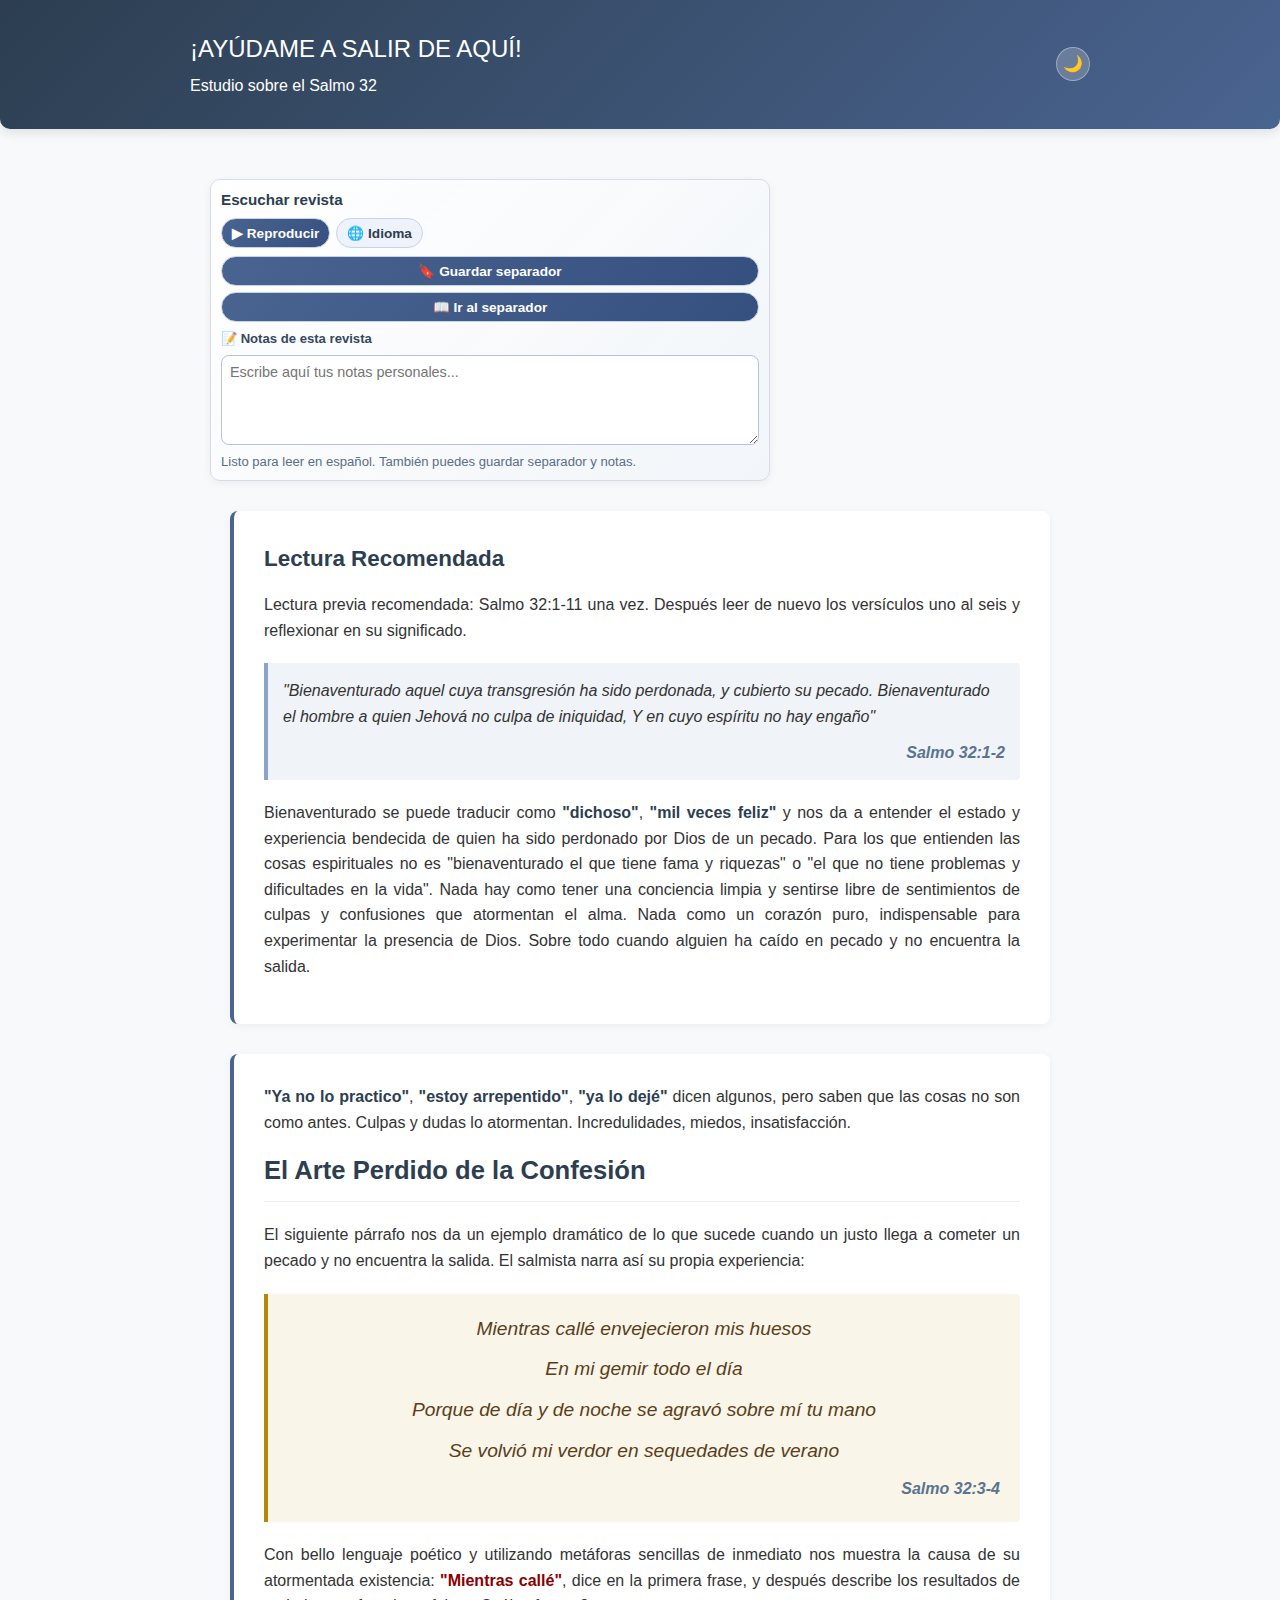
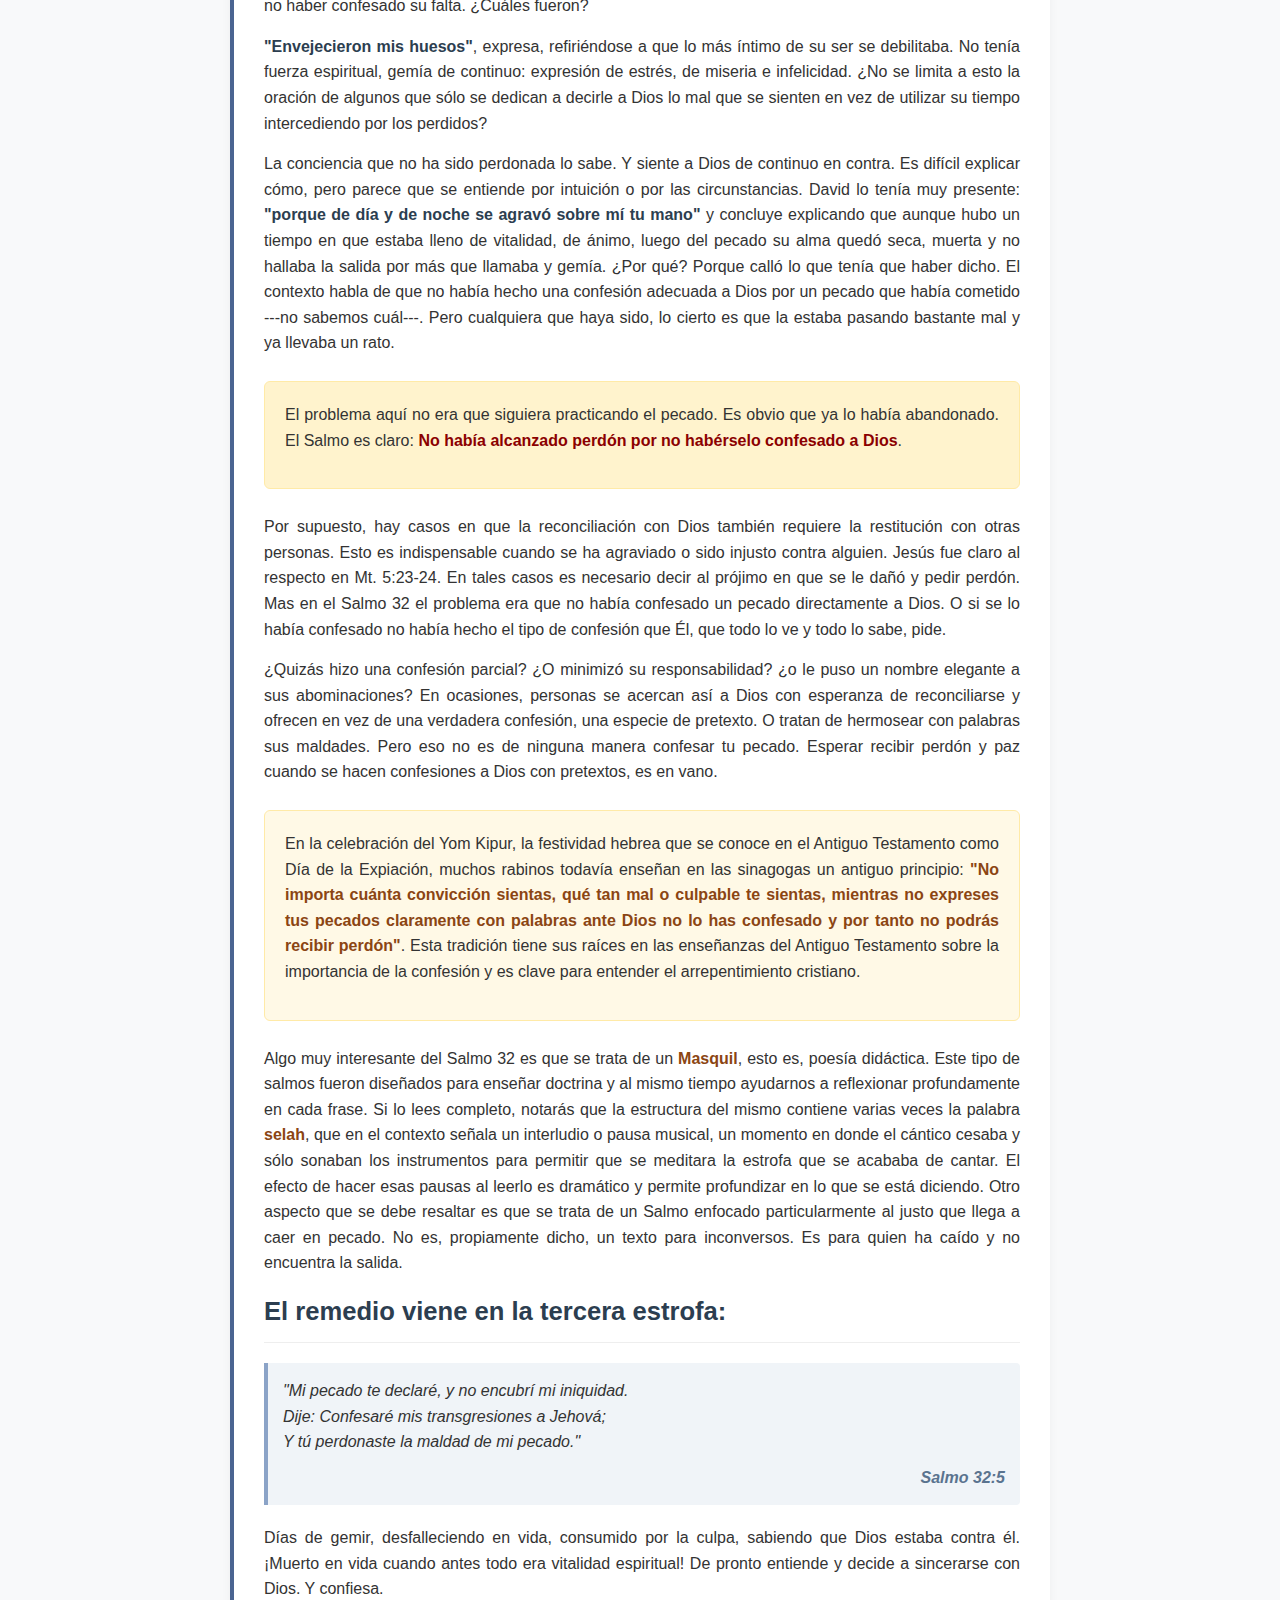
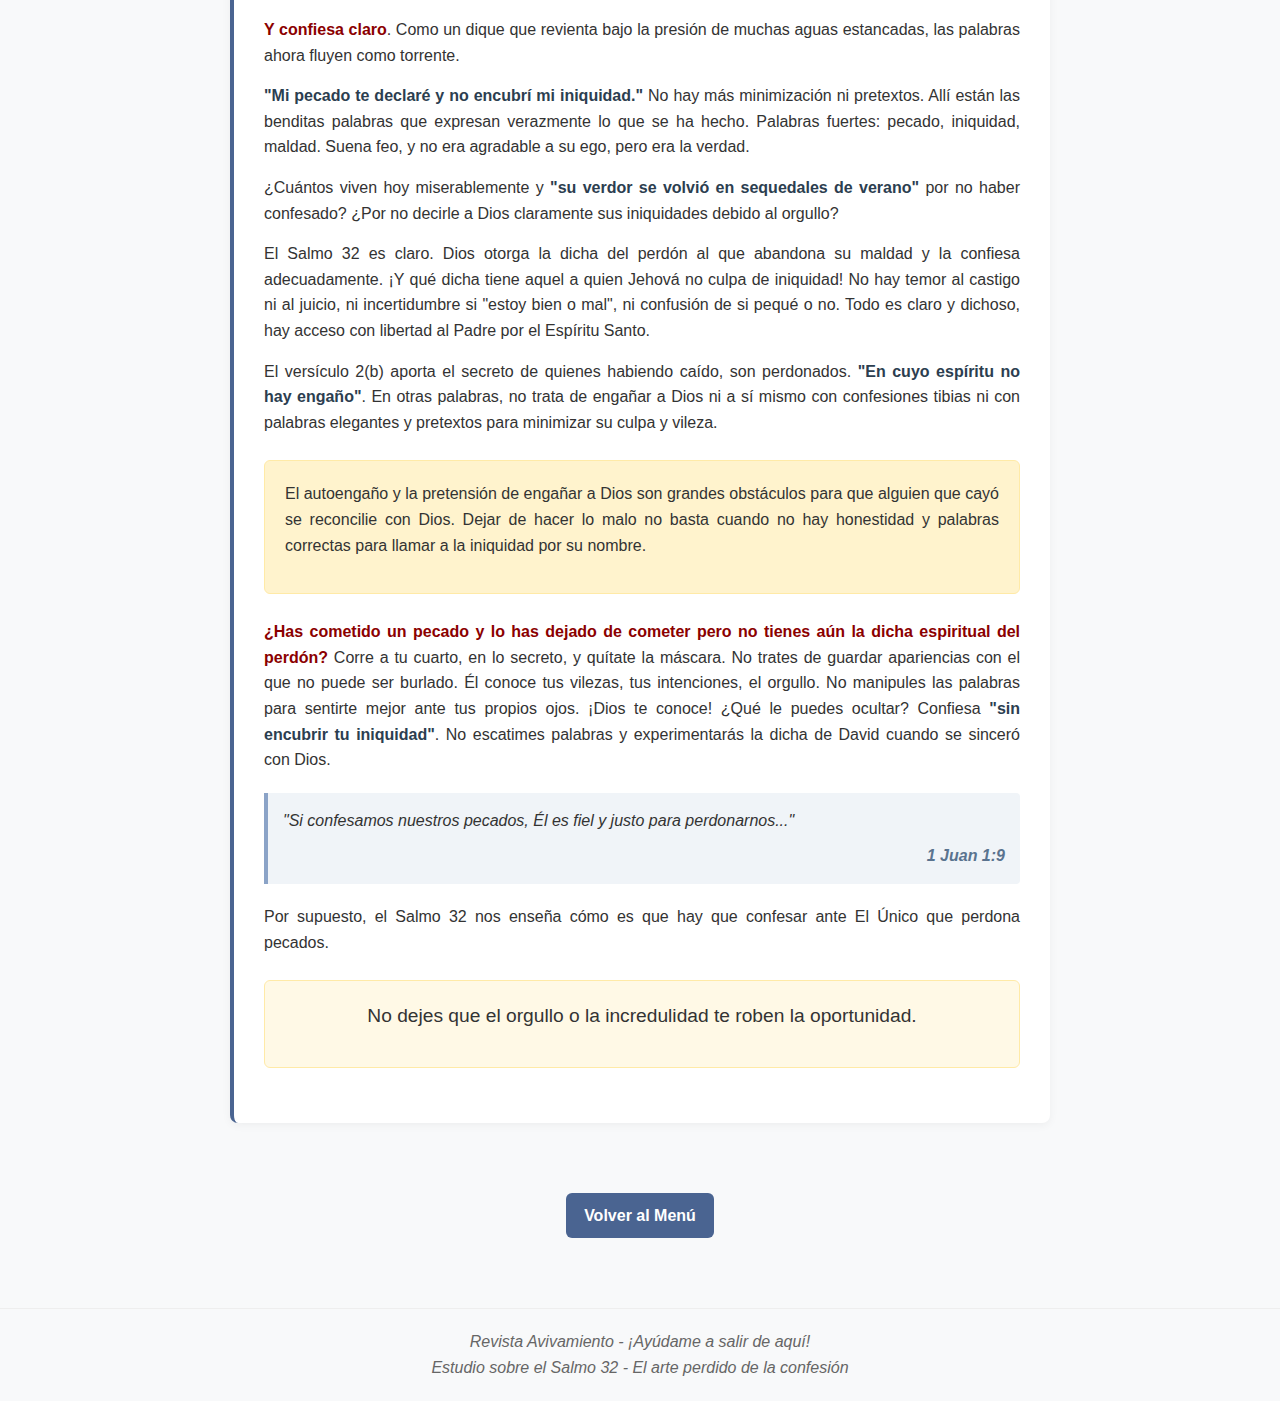
<file: revistas-avivamiento/revistas/ayudenme-a-salir-de-aqui/index.html>
<!DOCTYPE html>
<html lang="es">
<head>
    <meta charset="UTF-8">
    <meta name="viewport" content="width=device-width, initial-scale=1.0">
    <title>¡Ayúdame a salir de aquí! - Estudio sobre el Salmo 32</title>
    <style>
        * {
            margin: 0;
            padding: 0;
            box-sizing: border-box;
            font-family: 'Segoe UI', Tahoma, Geneva, Verdana, sans-serif;
        }

        body {
            background-color: #f8f9fa;
            color: #333;
            line-height: 1.6;
        }

        .container {
            max-width: 900px;
            margin: 0 auto;
            padding: 20px;
        }

        header {
            background: linear-gradient(135deg, #2c3e50, #4a6491);
            color: white;
            padding: 30px 20px;
            text-align: center;
            border-radius: 0 0 10px 10px;
            box-shadow: 0 4px 12px rgba(0,0,0,0.1);
            margin-bottom: 30px;
        }

        .header-content {
            display: flex;
            justify-content: space-between;
            align-items: center;
            max-width: 900px;
            margin: 0 auto;
        }

        .author-info {
            text-align: left;
        }

        .author-name {
            font-size: 1.5rem;
            margin-bottom: 5px;
        }

        .print-button {
            background: rgba(255,255,255,0.2);
            border: 1px solid rgba(255,255,255,0.3);
            color: white;
            padding: 8px 15px;
            border-radius: 4px;
            cursor: pointer;
            font-weight: bold;
            transition: background 0.3s;
        }

        .print-button:hover {
            background: rgba(255,255,255,0.3);
        }

        .main-title {
            text-align: center;
            font-size: 2rem;
            margin: 30px 0 10px;
            color: #2c3e50;
        }

        .content-section {
            background: white;
            border-radius: 8px;
            padding: 30px;
            margin-bottom: 30px;
            box-shadow: 0 2px 10px rgba(0,0,0,0.05);
            border-left: 4px solid #4a6491;
        }

        h2 {
            color: #2c3e50;
            margin-bottom: 20px;
            padding-bottom: 10px;
            border-bottom: 1px solid #eee;
            font-size: 1.6rem;
        }

        h3 {
            color: #4a6491;
            margin: 25px 0 15px;
            font-size: 1.3rem;
        }

        p {
            margin-bottom: 15px;
            text-align: justify;
        }

        .scripture {
            background-color: #f0f4f8;
            border-left: 4px solid #8ba3c7;
            padding: 15px;
            margin: 20px 0;
            font-style: italic;
            border-radius: 0 4px 4px 0;
        }

        .scripture-ref {
            display: block;
            text-align: right;
            font-weight: bold;
            margin-top: 10px;
            color: #5a738f;
        }

        .highlight-box {
            background-color: #fff9e6;
            border: 1px solid #ffeaa7;
            border-radius: 6px;
            padding: 20px;
            margin: 25px 0;
        }

        .editors-note {
            text-align: center;
            margin: 30px 0;
            padding: 20px;
            font-weight: bold;
            font-size: 1.1rem;
            background-color: #f0f4f8;
            border-radius: 6px;
            border-top: 2px solid #4a6491;
            border-bottom: 2px solid #4a6491;
        }

        .emphasis {
            font-weight: bold;
            color: #2c3e50;
        }

        .red-emphasis {
            color: #8B0000;
            font-weight: bold;
        }



    .menu-button {
        display: inline-block;
        margin: 20px 0 10px;
        padding: 10px 18px;
        background-color: #4a6491;
        color: #fff;
        text-decoration: none;
        border-radius: 6px;
        font-weight: bold;
    }

    .menu-button:hover {
        background-color: #2c3e50;
    }

    .menu-link-container {
        text-align: center;
    }
footer {
            text-align: center;
            margin-top: 40px;
            padding: 20px;
            color: #666;
            border-top: 1px solid #eee;
            font-style: italic;
        }

        .editorial-container {
            background-color: white;
            border-radius: 8px;
            padding: 30px;
            margin-bottom: 30px;
            box-shadow: 0 2px 10px rgba(0,0,0,0.05);
            border-left: 4px solid #4a6491;
        }

        .editorial-title {
            color: #2c3e50;
            font-weight: bold;
            font-size: 1.4rem;
            margin-bottom: 15px;
        }

        .poem-box {
            background-color: #f9f5e8;
            border-left: 4px solid #b8860b;
            padding: 20px;
            margin: 20px 0;
            font-style: italic;
            border-radius: 0 4px 4px 0;
        }

        .poem-line {
            font-size: 1.2rem;
            margin-bottom: 10px;
            color: #5a3e1b;
            text-align: center;
        }

        .hebrew-word {
            font-weight: bold;
            color: #8B4513;
            font-style: normal;
        }

        @media (max-width: 768px) {
            .container {
                padding: 10px;
            }

            header {
                padding: 20px 15px;
            }

            .header-content {
                flex-direction: column;
                text-align: center;
            }

            .author-info {
                text-align: center;
                margin-bottom: 15px;
            }

            .main-title {
                font-size: 1.7rem;
            }

            .content-section {
                padding: 20px;
            }
        }
    </style>
  <script defer src="../../../assets/reader-mode.js"></script>
</head>
<body>
<header>
    <div class="header-content">
        <div class="author-info">
            <div class="author-name">¡AYÚDAME A SALIR DE AQUÍ!</div>
            <div>Estudio sobre el Salmo 32</div>
        </div>
        <button class="print-button" onclick="window.print()">Imprimir este Número</button>
    </div>
</header>

<div class="container">
    <div class="editorial-container">
        <div class="editorial-title">Lectura Recomendada</div>

        <p>Lectura previa recomendada: Salmo 32:1-11 una vez. Después leer de nuevo los versículos uno al seis y reflexionar en su significado.</p>

        <div class="scripture">
            "Bienaventurado aquel cuya transgresión ha sido perdonada, y cubierto su pecado. Bienaventurado el hombre a quien Jehová no culpa de iniquidad, Y en cuyo espíritu no hay engaño"
            <span class="scripture-ref">Salmo 32:1-2</span>
        </div>

        <p>Bienaventurado se puede traducir como <span class="emphasis">"dichoso"</span>, <span class="emphasis">"mil veces feliz"</span> y nos da a entender el estado y experiencia bendecida de quien ha sido perdonado por Dios de un pecado. Para los que entienden las cosas espirituales no es "bienaventurado el que tiene fama y riquezas" o "el que no tiene problemas y dificultades en la vida". Nada hay como tener una conciencia limpia y sentirse libre de sentimientos de culpas y confusiones que atormentan el alma. Nada como un corazón puro, indispensable para experimentar la presencia de Dios. Sobre todo cuando alguien ha caído en pecado y no encuentra la salida.</p>
    </div>

    <div class="content-section">
        <p><span class="emphasis">"Ya no lo practico"</span>, <span class="emphasis">"estoy arrepentido"</span>, <span class="emphasis">"ya lo dejé"</span> dicen algunos, pero saben que las cosas no son como antes. Culpas y dudas lo atormentan. Incredulidades, miedos, insatisfacción.</p>

        <h2>El Arte Perdido de la Confesión</h2>

        <p>El siguiente párrafo nos da un ejemplo dramático de lo que sucede cuando un justo llega a cometer un pecado y no encuentra la salida. El salmista narra así su propia experiencia:</p>

        <div class="poem-box">
            <div class="poem-line">Mientras callé envejecieron mis huesos</div>
            <div class="poem-line">En mi gemir todo el día</div>
            <div class="poem-line">Porque de día y de noche se agravó sobre mí tu mano</div>
            <div class="poem-line">Se volvió mi verdor en sequedades de verano</div>
            <div class="scripture-ref">Salmo 32:3-4</div>
        </div>

        <p>Con bello lenguaje poético y utilizando metáforas sencillas de inmediato nos muestra la causa de su atormentada existencia: <span class="red-emphasis">"Mientras callé"</span>, dice en la primera frase, y después describe los resultados de no haber confesado su falta. ¿Cuáles fueron?</p>

        <p><span class="emphasis">"Envejecieron mis huesos"</span>, expresa, refiriéndose a que lo más íntimo de su ser se debilitaba. No tenía fuerza espiritual, gemía de continuo: expresión de estrés, de miseria e infelicidad. ¿No se limita a esto la oración de algunos que sólo se dedican a decirle a Dios lo mal que se sienten en vez de utilizar su tiempo intercediendo por los perdidos?</p>

        <p>La conciencia que no ha sido perdonada lo sabe. Y siente a Dios de continuo en contra. Es difícil explicar cómo, pero parece que se entiende por intuición o por las circunstancias. David lo tenía muy presente: <span class="emphasis">"porque de día y de noche se agravó sobre mí tu mano"</span> y concluye explicando que aunque hubo un tiempo en que estaba lleno de vitalidad, de ánimo, luego del pecado su alma quedó seca, muerta y no hallaba la salida por más que llamaba y gemía. ¿Por qué? Porque calló lo que tenía que haber dicho. El contexto habla de que no había hecho una confesión adecuada a Dios por un pecado que había cometido ---no sabemos cuál---. Pero cualquiera que haya sido, lo cierto es que la estaba pasando bastante mal y ya llevaba un rato.</p>

        <div class="warning-box" style="background-color: #fff3cd; border: 1px solid #ffeaa7; border-radius: 6px; padding: 20px; margin: 25px 0;">
            <p>El problema aquí no era que siguiera practicando el pecado. Es obvio que ya lo había abandonado. El Salmo es claro: <span class="red-emphasis">No había alcanzado perdón por no habérselo confesado a Dios</span>.</p>
        </div>

        <p>Por supuesto, hay casos en que la reconciliación con Dios también requiere la restitución con otras personas. Esto es indispensable cuando se ha agraviado o sido injusto contra alguien. Jesús fue claro al respecto en Mt. 5:23-24. En tales casos es necesario decir al prójimo en que se le dañó y pedir perdón. Mas en el Salmo 32 el problema era que no había confesado un pecado directamente a Dios. O si se lo había confesado no había hecho el tipo de confesión que Él, que todo lo ve y todo lo sabe, pide.</p>

        <p>¿Quizás hizo una confesión parcial? ¿O minimizó su responsabilidad? ¿o le puso un nombre elegante a sus abominaciones? En ocasiones, personas se acercan así a Dios con esperanza de reconciliarse y ofrecen en vez de una verdadera confesión, una especie de pretexto. O tratan de hermosear con palabras sus maldades. Pero eso no es de ninguna manera confesar tu pecado. Esperar recibir perdón y paz cuando se hacen confesiones a Dios con pretextos, es en vano.</p>

        <div class="highlight-box">
            <p>En la celebración del Yom Kipur, la festividad hebrea que se conoce en el Antiguo Testamento como Día de la Expiación, muchos rabinos todavía enseñan en las sinagogas un antiguo principio: <span class="hebrew-word">"No importa cuánta convicción sientas, qué tan mal o culpable te sientas, mientras no expreses tus pecados claramente con palabras ante Dios no lo has confesado y por tanto no podrás recibir perdón"</span>. Esta tradición tiene sus raíces en las enseñanzas del Antiguo Testamento sobre la importancia de la confesión y es clave para entender el arrepentimiento cristiano.</p>
        </div>

        <p>Algo muy interesante del Salmo 32 es que se trata de un <span class="hebrew-word">Masquil</span>, esto es, poesía didáctica. Este tipo de salmos fueron diseñados para enseñar doctrina y al mismo tiempo ayudarnos a reflexionar profundamente en cada frase. Si lo lees completo, notarás que la estructura del mismo contiene varias veces la palabra <span class="hebrew-word">selah</span>, que en el contexto señala un interludio o pausa musical, un momento en donde el cántico cesaba y sólo sonaban los instrumentos para permitir que se meditara la estrofa que se acababa de cantar. El efecto de hacer esas pausas al leerlo es dramático y permite profundizar en lo que se está diciendo. Otro aspecto que se debe resaltar es que se trata de un Salmo enfocado particularmente al justo que llega a caer en pecado. No es, propiamente dicho, un texto para inconversos. Es para quien ha caído y no encuentra la salida.</p>

        <h2>El remedio viene en la tercera estrofa:</h2>

        <div class="scripture">
            "Mi pecado te declaré, y no encubrí mi iniquidad.<br>
            Dije: Confesaré mis transgresiones a Jehová;<br>
            Y tú perdonaste la maldad de mi pecado."
            <span class="scripture-ref">Salmo 32:5</span>
        </div>

        <p>Días de gemir, desfalleciendo en vida, consumido por la culpa, sabiendo que Dios estaba contra él. ¡Muerto en vida cuando antes todo era vitalidad espiritual! De pronto entiende y decide a sincerarse con Dios. Y confiesa.</p>

        <p><span class="red-emphasis">Y confiesa claro</span>. Como un dique que revienta bajo la presión de muchas aguas estancadas, las palabras ahora fluyen como torrente.</p>

        <p><span class="emphasis">"Mi pecado te declaré y no encubrí mi iniquidad."</span> No hay más minimización ni pretextos. Allí están las benditas palabras que expresan verazmente lo que se ha hecho. Palabras fuertes: pecado, iniquidad, maldad. Suena feo, y no era agradable a su ego, pero era la verdad.</p>

        <p>¿Cuántos viven hoy miserablemente y <span class="emphasis">"su verdor se volvió en sequedales de verano"</span> por no haber confesado? ¿Por no decirle a Dios claramente sus iniquidades debido al orgullo?</p>

        <p>El Salmo 32 es claro. Dios otorga la dicha del perdón al que abandona su maldad y la confiesa adecuadamente. ¡Y qué dicha tiene aquel a quien Jehová no culpa de iniquidad! No hay temor al castigo ni al juicio, ni incertidumbre si "estoy bien o mal", ni confusión de si pequé o no. Todo es claro y dichoso, hay acceso con libertad al Padre por el Espíritu Santo.</p>

        <p>El versículo 2(b) aporta el secreto de quienes habiendo caído, son perdonados. <span class="emphasis">"En cuyo espíritu no hay engaño"</span>. En otras palabras, no trata de engañar a Dios ni a sí mismo con confesiones tibias ni con palabras elegantes y pretextos para minimizar su culpa y vileza.</p>

        <div class="warning-box" style="background-color: #fff3cd; border: 1px solid #ffeaa7; border-radius: 6px; padding: 20px; margin: 25px 0;">
            <p>El autoengaño y la pretensión de engañar a Dios son grandes obstáculos para que alguien que cayó se reconcilie con Dios. Dejar de hacer lo malo no basta cuando no hay honestidad y palabras correctas para llamar a la iniquidad por su nombre.</p>
        </div>

        <p><span class="red-emphasis">¿Has cometido un pecado y lo has dejado de cometer pero no tienes aún la dicha espiritual del perdón?</span> Corre a tu cuarto, en lo secreto, y quítate la máscara. No trates de guardar apariencias con el que no puede ser burlado. Él conoce tus vilezas, tus intenciones, el orgullo. No manipules las palabras para sentirte mejor ante tus propios ojos. ¡Dios te conoce! ¿Qué le puedes ocultar? Confiesa <span class="emphasis">"sin encubrir tu iniquidad"</span>. No escatimes palabras y experimentarás la dicha de David cuando se sinceró con Dios.</p>

        <div class="scripture">
            "Si confesamos nuestros pecados, Él es fiel y justo para perdonarnos..."
            <span class="scripture-ref">1 Juan 1:9</span>
        </div>

        <p>Por supuesto, el Salmo 32 nos enseña cómo es que hay que confesar ante El Único que perdona pecados.</p>

        <div class="highlight-box">
            <p style="font-size: 1.2rem; text-align: center;">No dejes que el orgullo o la incredulidad te roben la oportunidad.</p>
        </div>
    </div>
</div>

<div class="menu-link-container">
  <a class="menu-button" href="../../menu.html">Volver al Menú</a>
</div>

<footer>
    Revista Avivamiento - ¡Ayúdame a salir de aquí!<br>
    Estudio sobre el Salmo 32 - El arte perdido de la confesión
</footer>
  <script src="../../../assets/theme.js"></script>
</body>
</html>
</file>
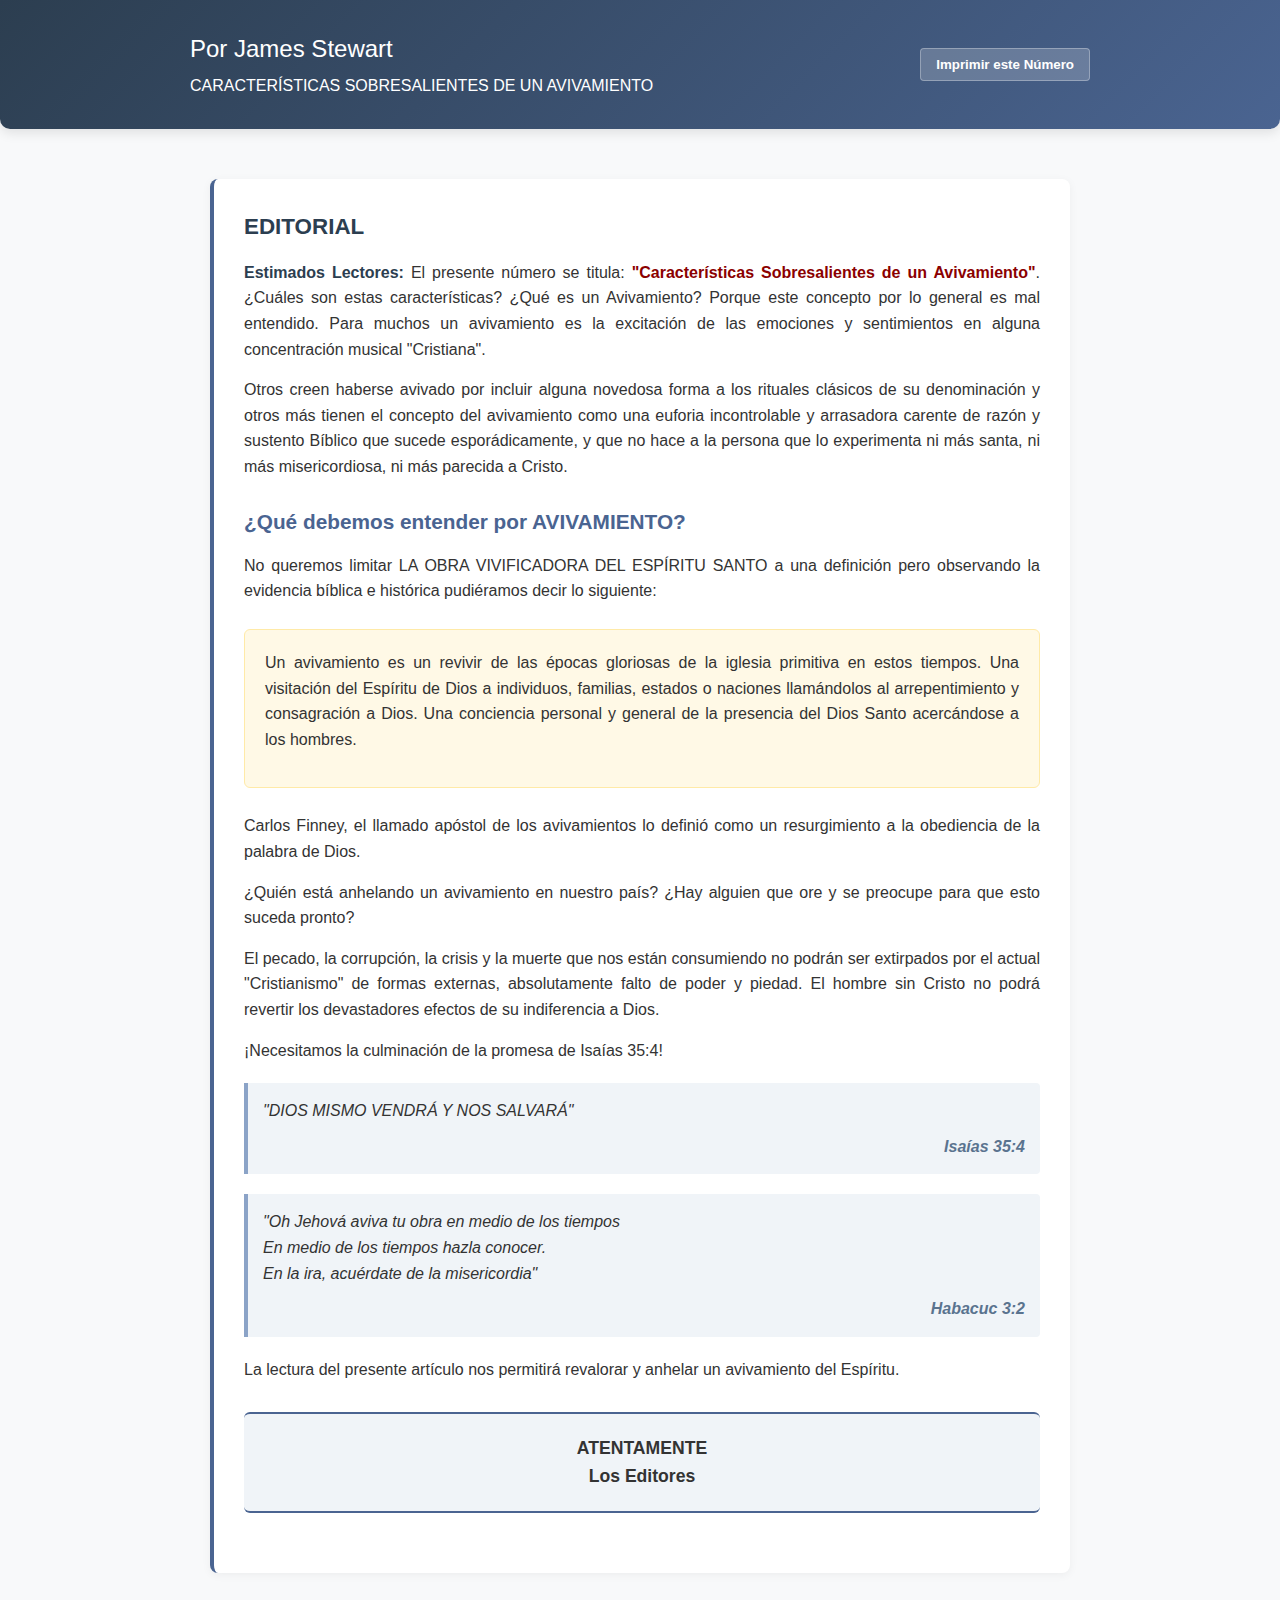
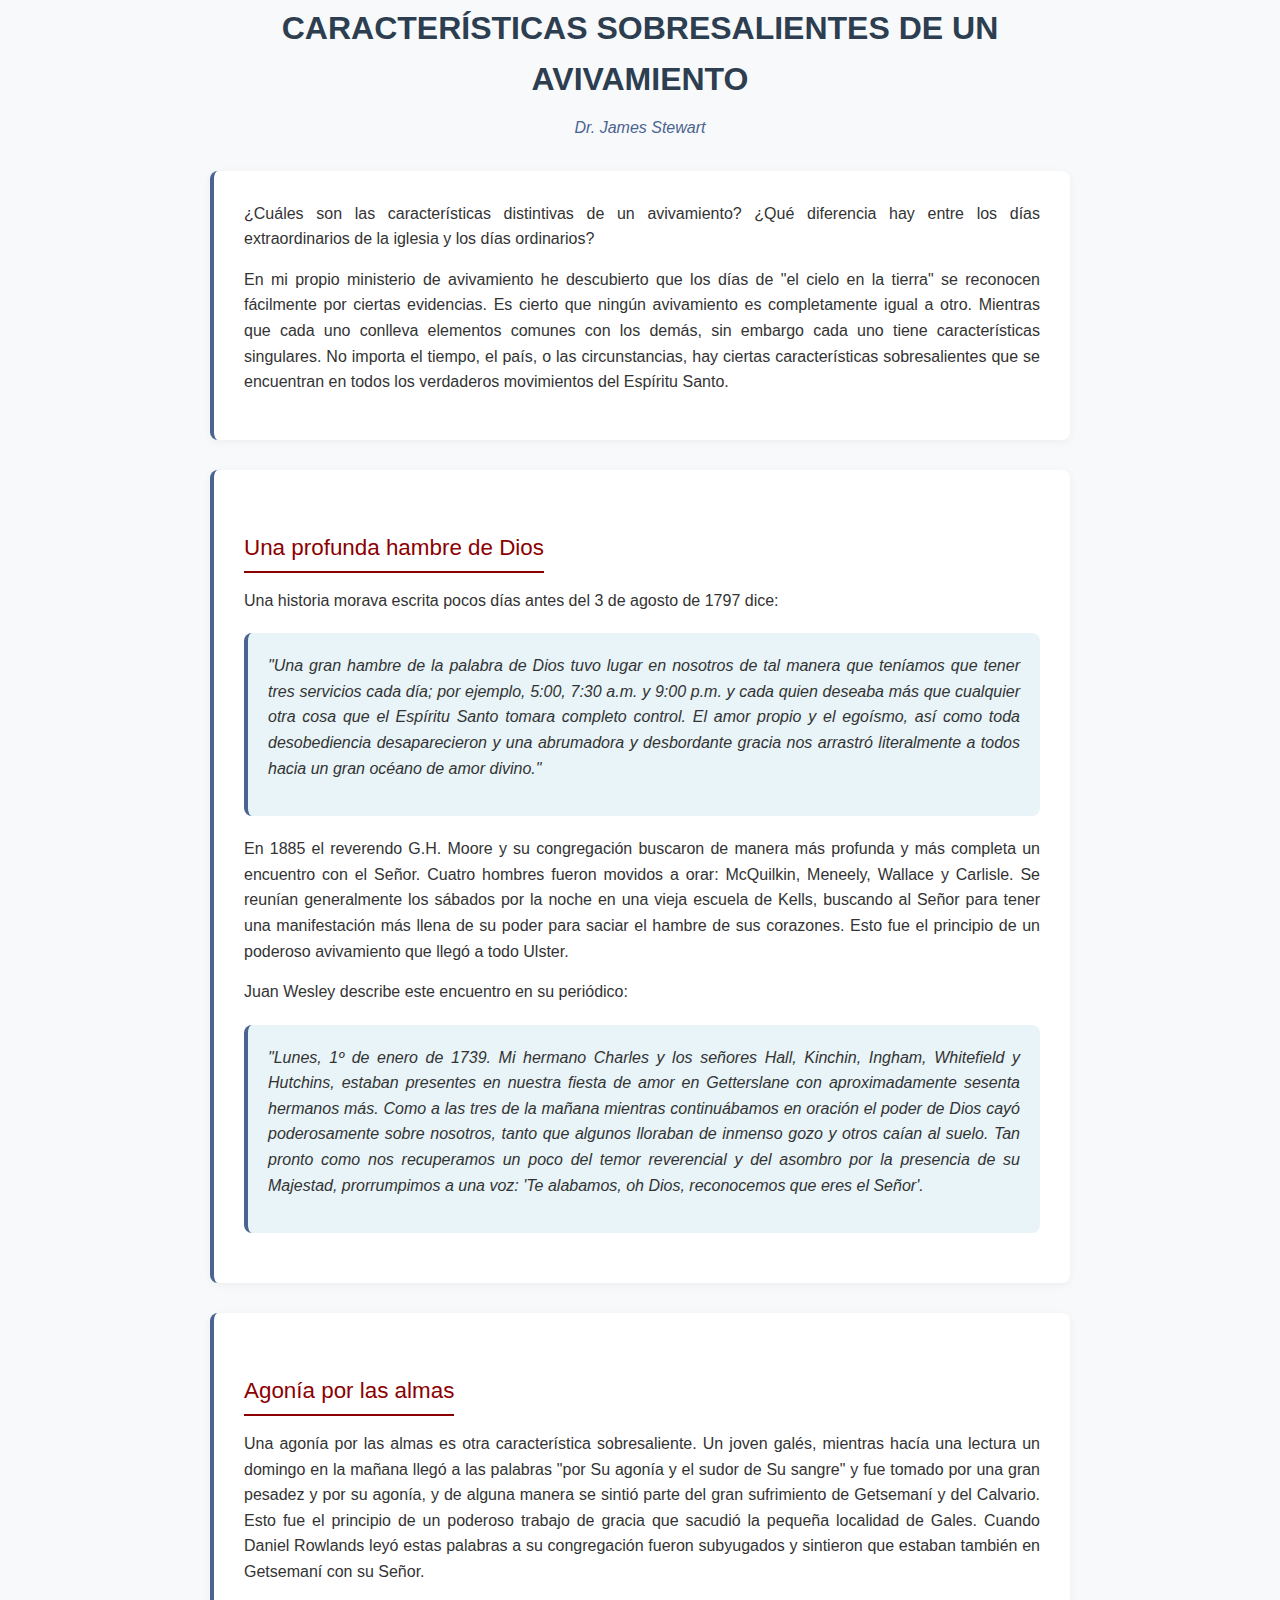
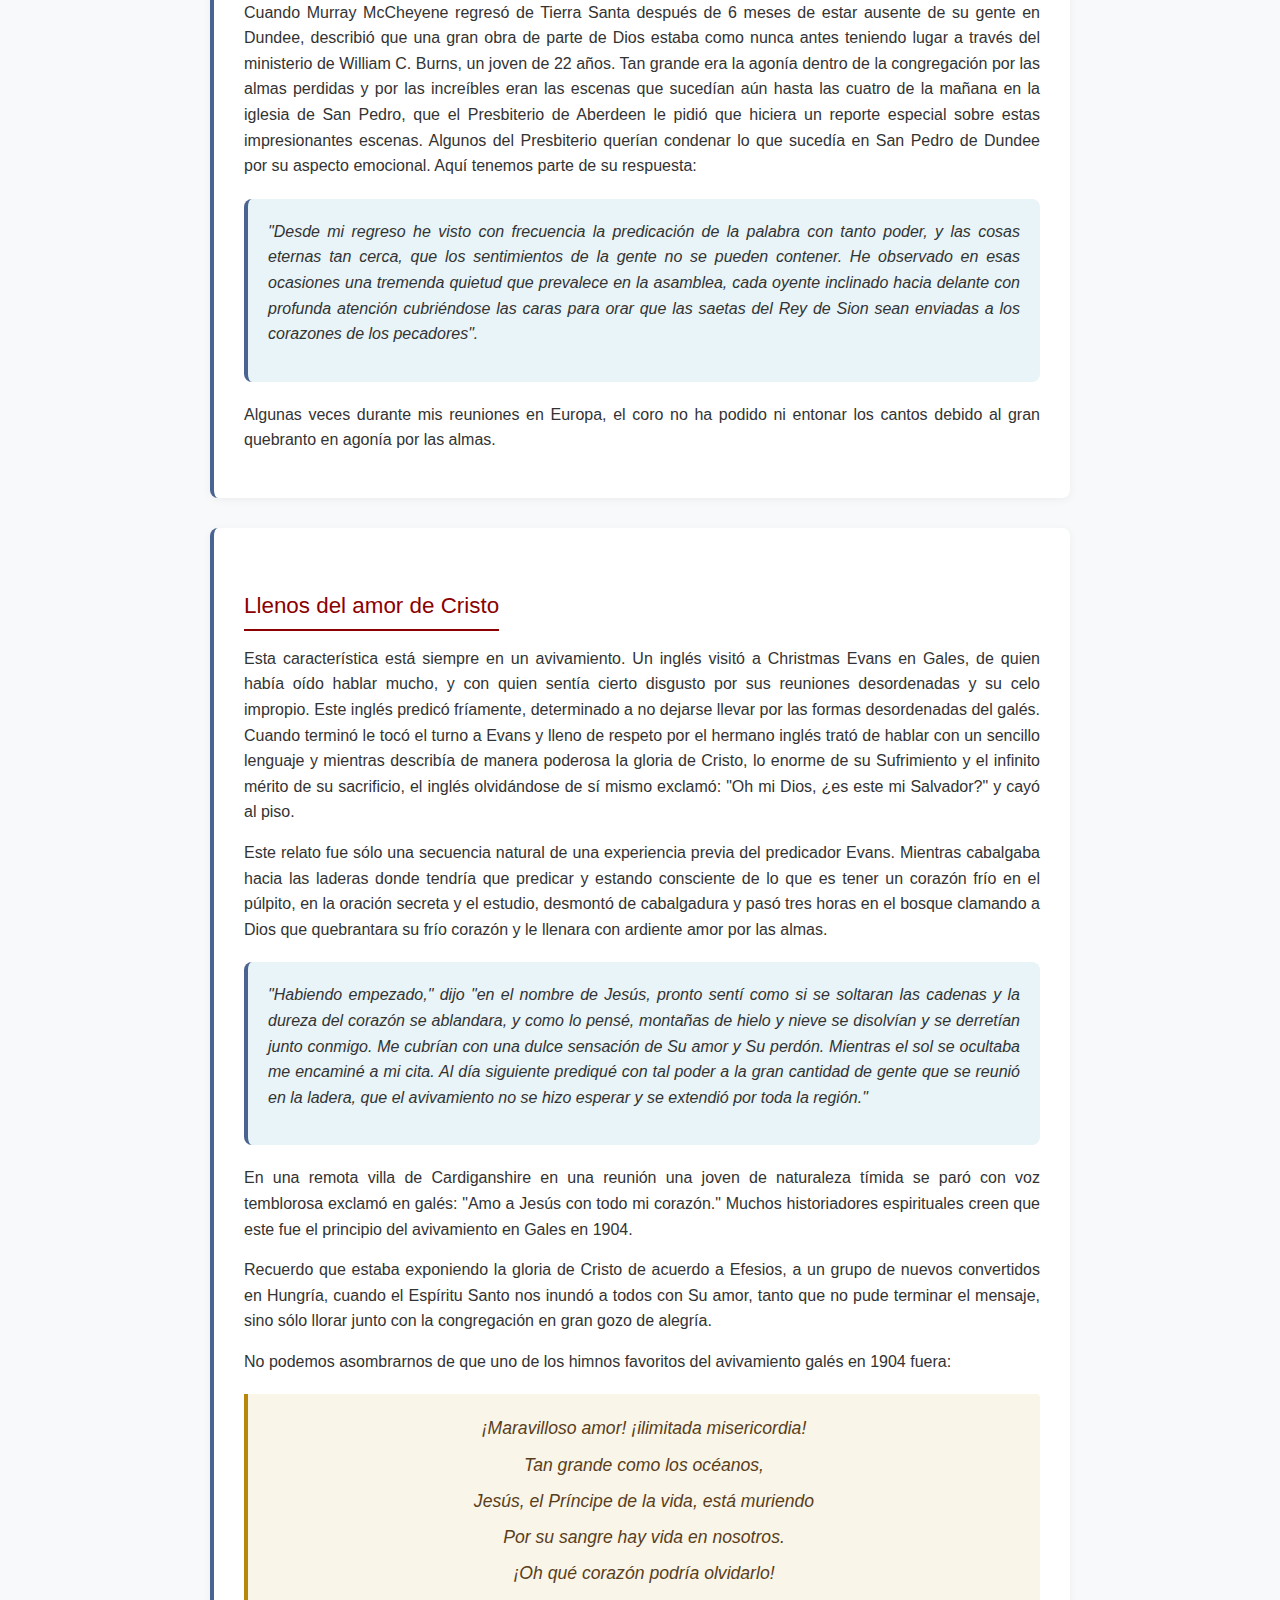
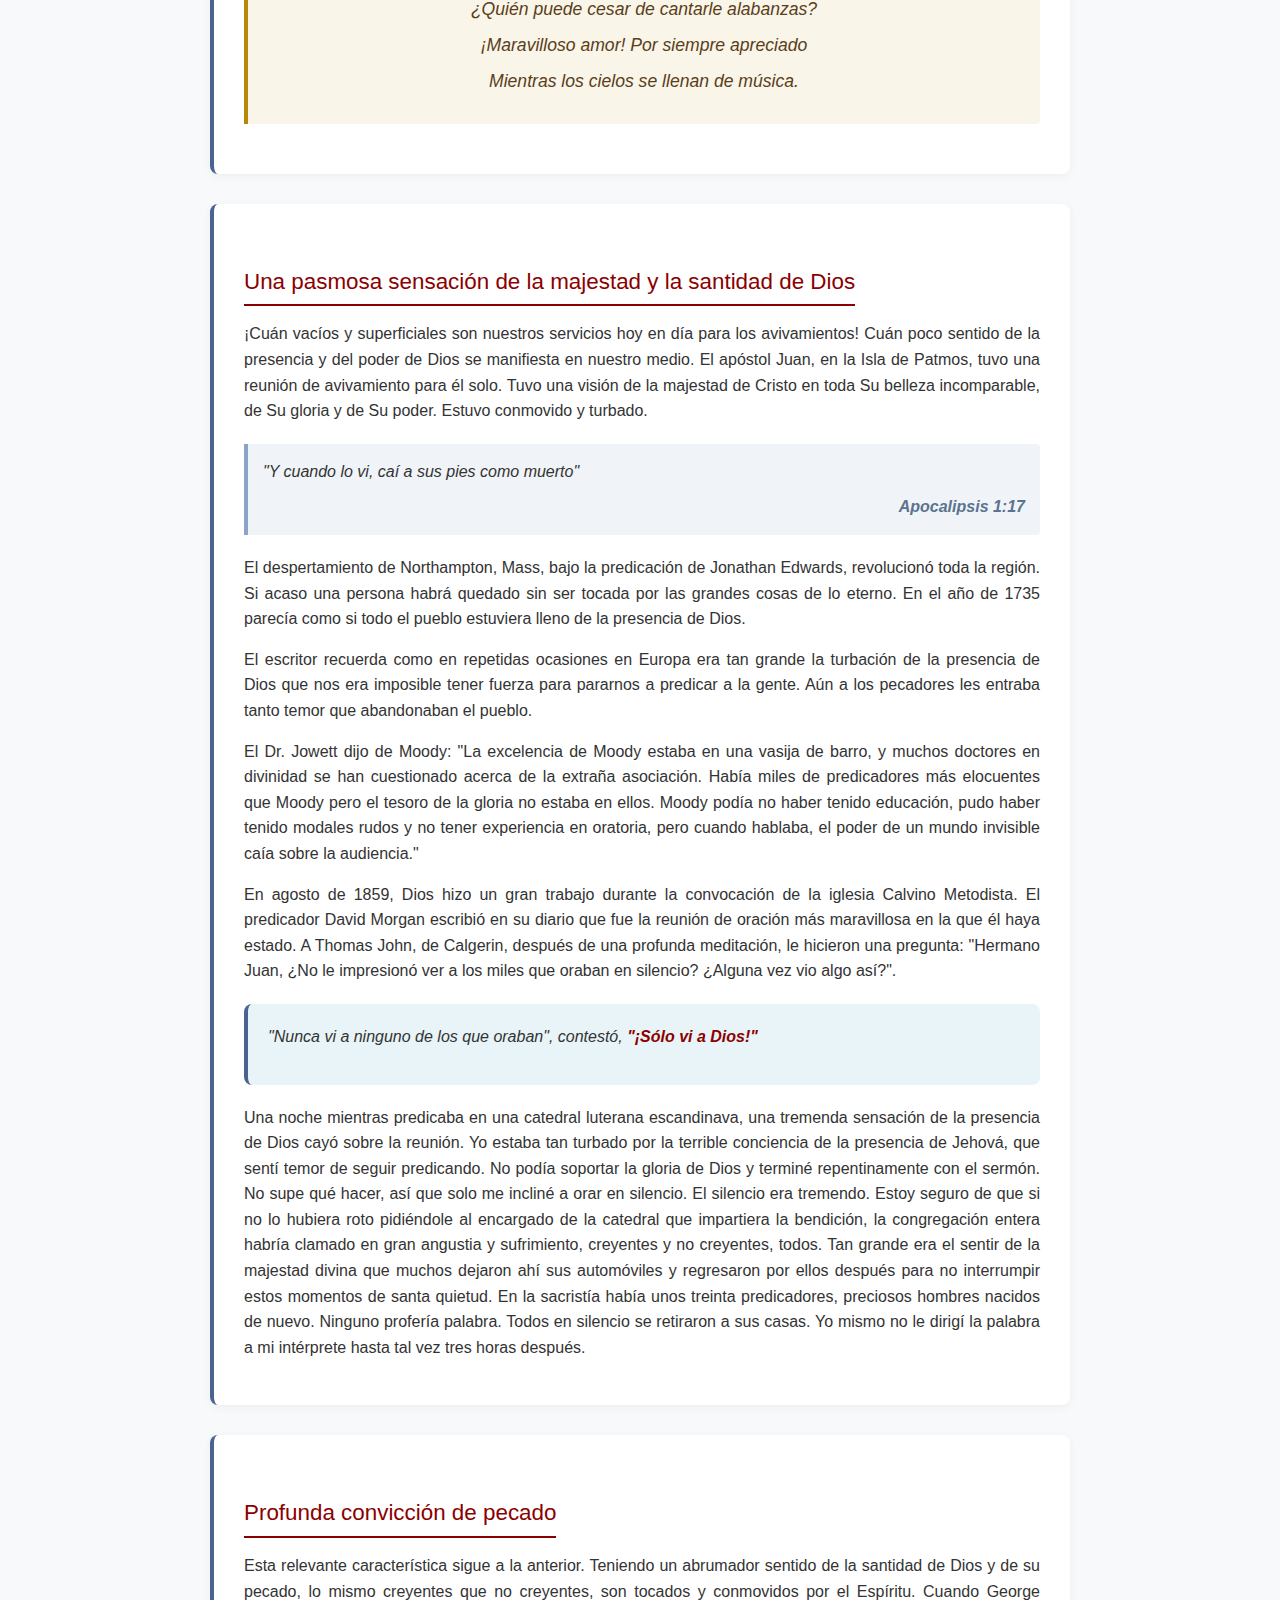
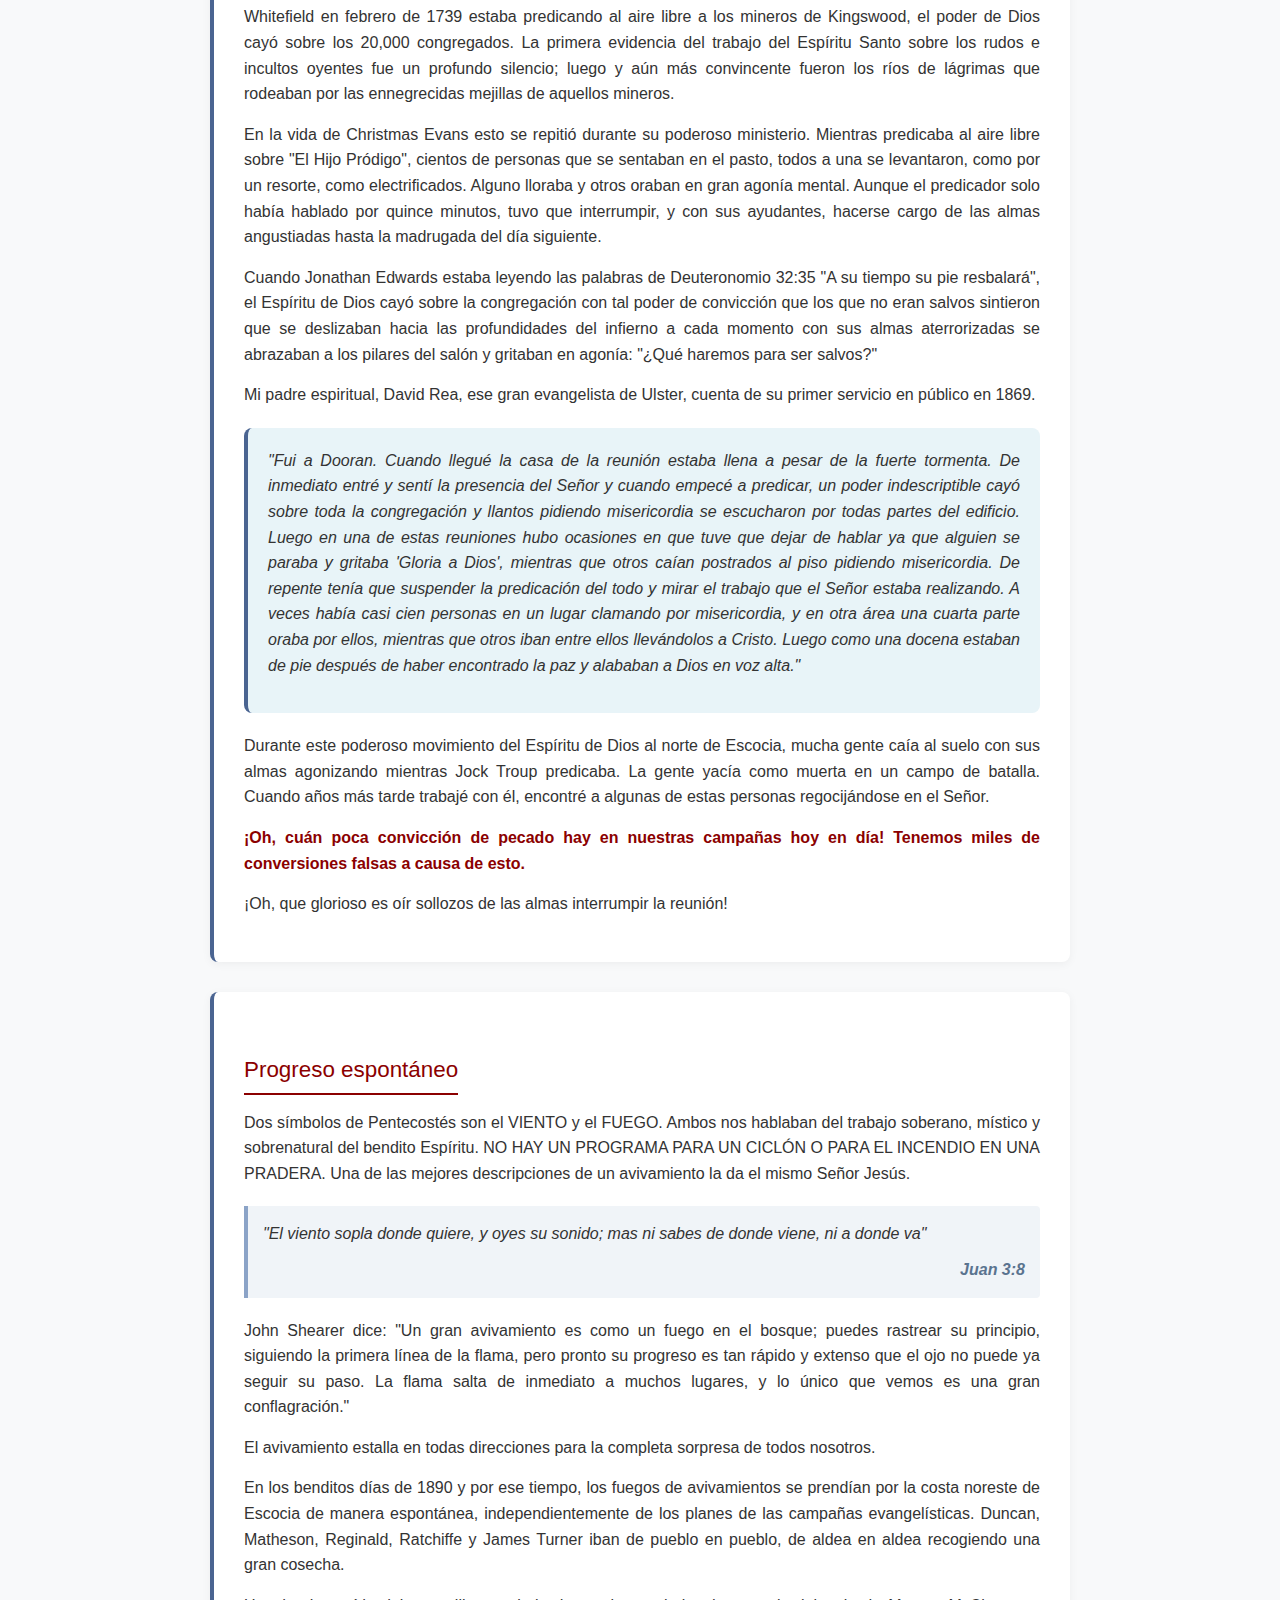
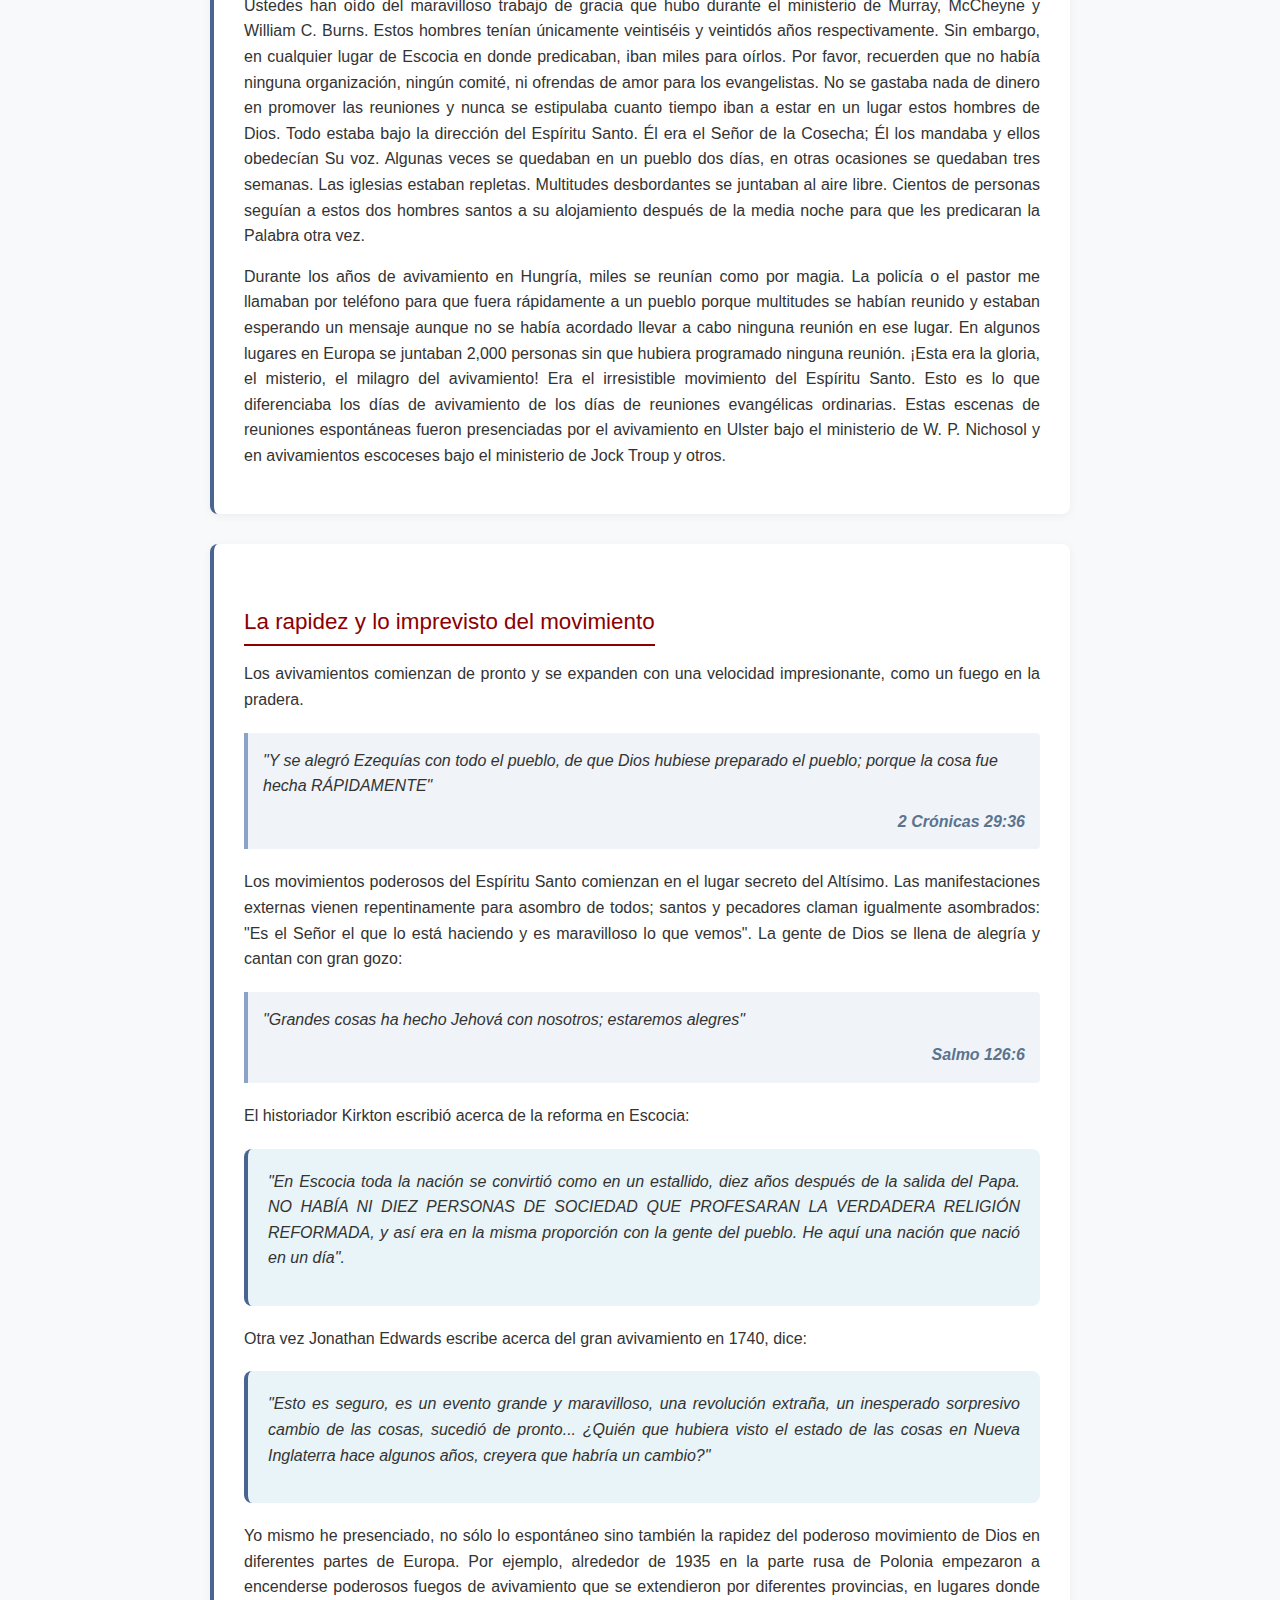
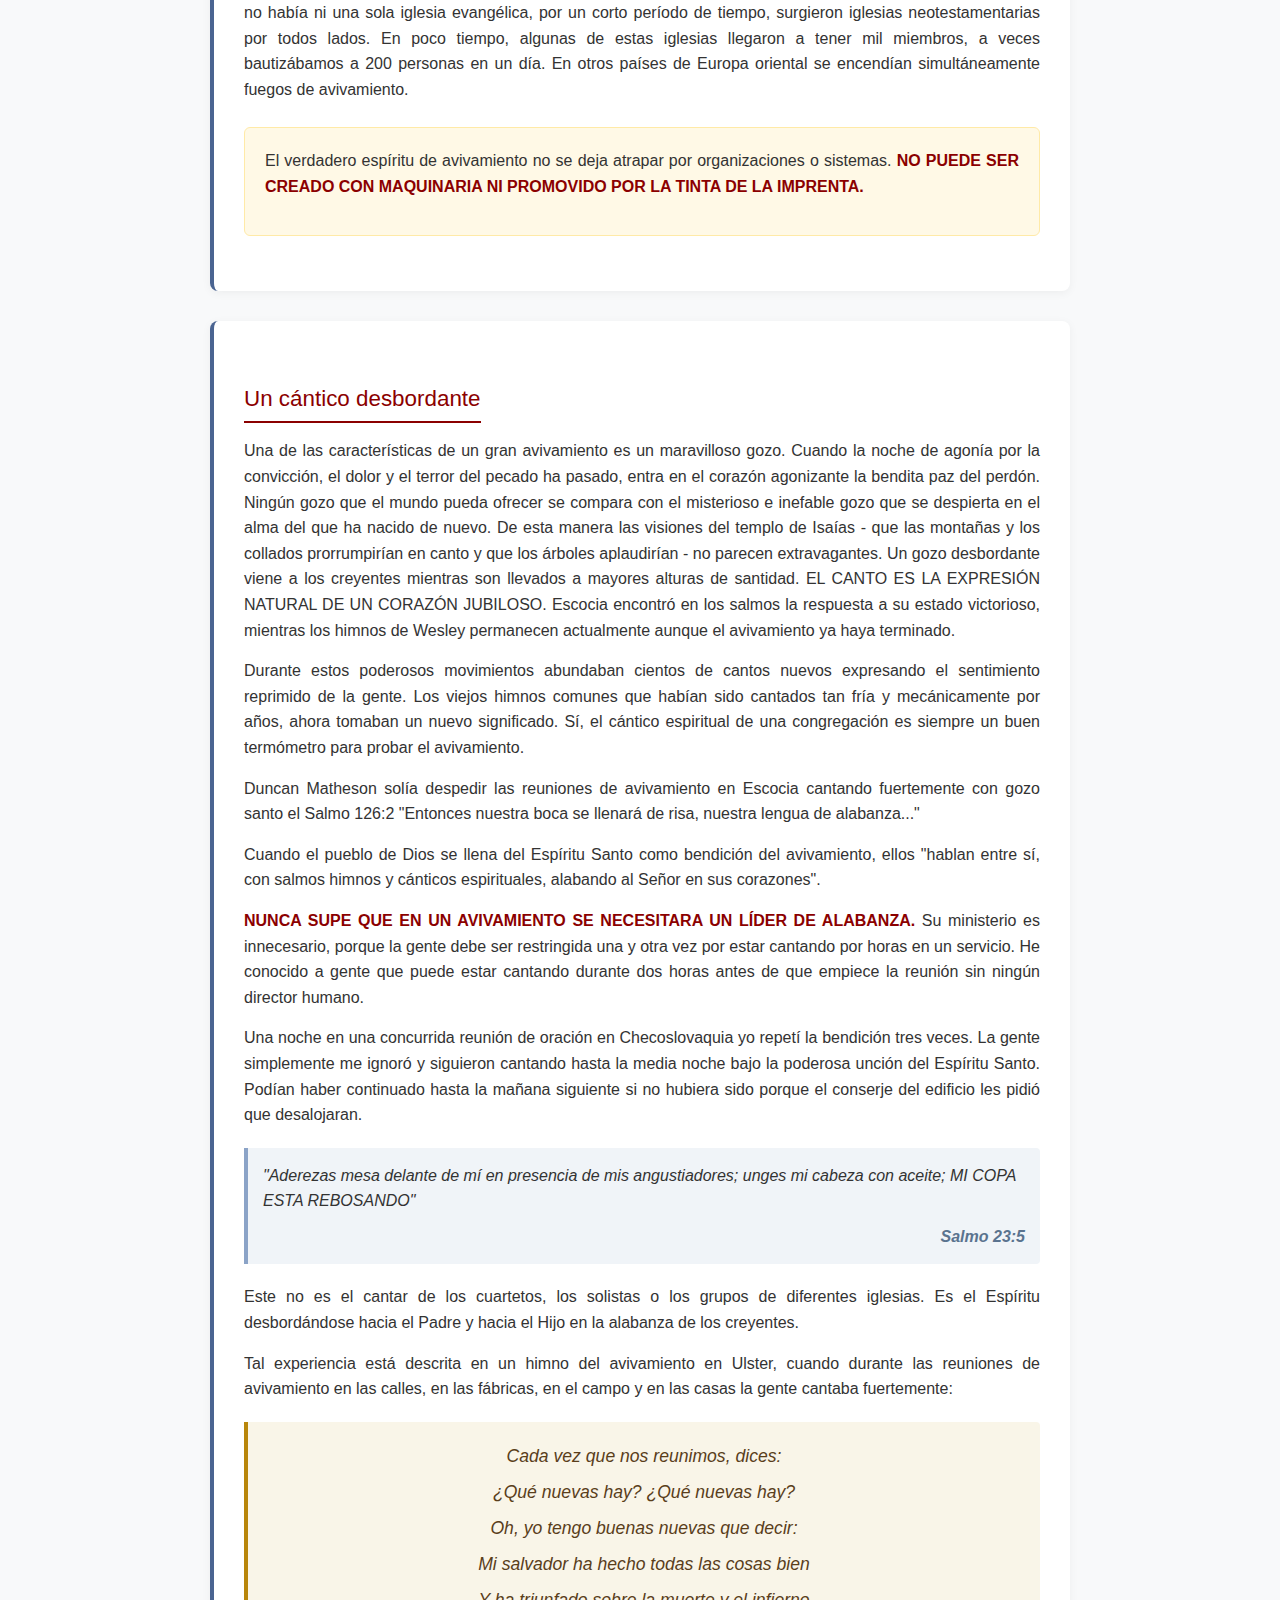
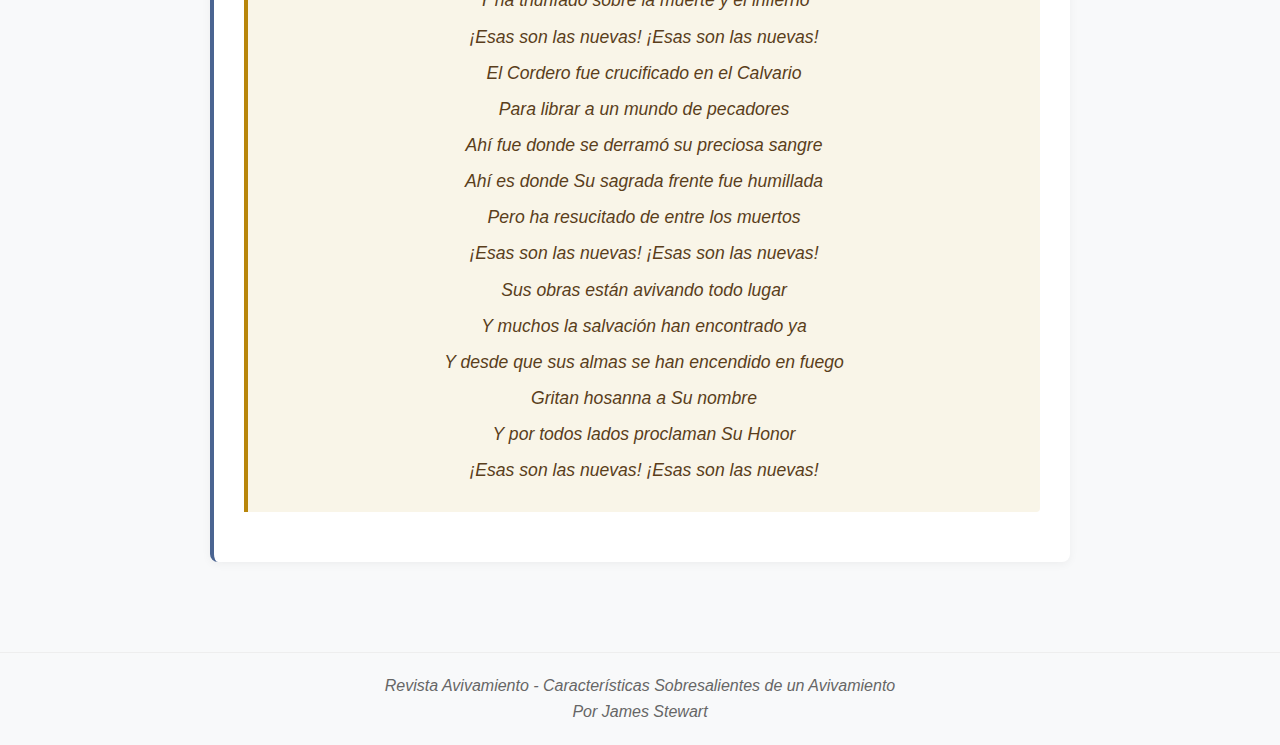
<file: revistas-avivamiento/revistas/caracteristicas-sobresalientes-de-un-avivamiento/index.html>
<!DOCTYPE html>
<html lang="es">
<head>
    <meta charset="UTF-8">
    <meta name="viewport" content="width=device-width, initial-scale=1.0">
    <title>Características Sobresalientes de un Avivamiento - James Stewart</title>
    <style>
        * {
            margin: 0;
            padding: 0;
            box-sizing: border-box;
            font-family: 'Segoe UI', Tahoma, Geneva, Verdana, sans-serif;
        }

        body {
            background-color: #f8f9fa;
            color: #333;
            line-height: 1.6;
        }

        .container {
            max-width: 900px;
            margin: 0 auto;
            padding: 20px;
        }

        header {
            background: linear-gradient(135deg, #2c3e50, #4a6491);
            color: white;
            padding: 30px 20px;
            text-align: center;
            border-radius: 0 0 10px 10px;
            box-shadow: 0 4px 12px rgba(0,0,0,0.1);
            margin-bottom: 30px;
        }

        .header-content {
            display: flex;
            justify-content: space-between;
            align-items: center;
            max-width: 900px;
            margin: 0 auto;
        }

        .author-info {
            text-align: left;
        }

        .author-name {
            font-size: 1.5rem;
            margin-bottom: 5px;
        }

        .print-button {
            background: rgba(255,255,255,0.2);
            border: 1px solid rgba(255,255,255,0.3);
            color: white;
            padding: 8px 15px;
            border-radius: 4px;
            cursor: pointer;
            font-weight: bold;
            transition: background 0.3s;
        }

        .print-button:hover {
            background: rgba(255,255,255,0.3);
        }

        .main-title {
            text-align: center;
            font-size: 2rem;
            margin: 30px 0 10px;
            color: #2c3e50;
        }

        .content-section {
            background: white;
            border-radius: 8px;
            padding: 30px;
            margin-bottom: 30px;
            box-shadow: 0 2px 10px rgba(0,0,0,0.05);
            border-left: 4px solid #4a6491;
        }

        h2 {
            color: #2c3e50;
            margin-bottom: 20px;
            padding-bottom: 10px;
            border-bottom: 1px solid #eee;
            font-size: 1.6rem;
        }

        h3 {
            color: #4a6491;
            margin: 25px 0 15px;
            font-size: 1.3rem;
        }

        p {
            margin-bottom: 15px;
            text-align: justify;
        }

        .scripture {
            background-color: #f0f4f8;
            border-left: 4px solid #8ba3c7;
            padding: 15px;
            margin: 20px 0;
            font-style: italic;
            border-radius: 0 4px 4px 0;
        }

        .scripture-ref {
            display: block;
            text-align: right;
            font-weight: bold;
            margin-top: 10px;
            color: #5a738f;
        }

        .highlight-box {
            background-color: #fff9e6;
            border: 1px solid #ffeaa7;
            border-radius: 6px;
            padding: 20px;
            margin: 25px 0;
        }

        .editors-note {
            text-align: center;
            margin: 30px 0;
            padding: 20px;
            font-weight: bold;
            font-size: 1.1rem;
            background-color: #f0f4f8;
            border-radius: 6px;
            border-top: 2px solid #4a6491;
            border-bottom: 2px solid #4a6491;
        }

        .emphasis {
            font-weight: bold;
            color: #2c3e50;
        }

        .red-emphasis {
            color: #8B0000;
            font-weight: bold;
        }

        footer {
            text-align: center;
            margin-top: 40px;
            padding: 20px;
            color: #666;
            border-top: 1px solid #eee;
            font-style: italic;
        }

        .editorial-container {
            background-color: white;
            border-radius: 8px;
            padding: 30px;
            margin-bottom: 30px;
            box-shadow: 0 2px 10px rgba(0,0,0,0.05);
            border-left: 4px solid #4a6491;
        }

        .editorial-title {
            color: #2c3e50;
            font-weight: bold;
            font-size: 1.4rem;
            margin-bottom: 15px;
        }

        .poem-box {
            background-color: #f9f5e8;
            border-left: 4px solid #b8860b;
            padding: 20px;
            margin: 20px 0;
            font-style: italic;
            border-radius: 0 4px 4px 0;
        }

        .poem-line {
            font-size: 1.1rem;
            margin-bottom: 8px;
            color: #5a3e1b;
            text-align: center;
        }

        .feature-title {
            font-size: 1.4rem;
            color: #8B0000;
            margin: 30px 0 15px;
            padding-bottom: 5px;
            border-bottom: 2px solid #8B0000;
            display: inline-block;
        }

        .testimony {
            background-color: #e8f4f8;
            border-radius: 8px;
            padding: 20px;
            margin: 20px 0;
            border-left: 4px solid #4a6491;
            font-style: italic;
        }

        @media (max-width: 768px) {
            .container {
                padding: 10px;
            }

            header {
                padding: 20px 15px;
            }

            .header-content {
                flex-direction: column;
                text-align: center;
            }

            .author-info {
                text-align: center;
                margin-bottom: 15px;
            }

            .main-title {
                font-size: 1.7rem;
            }

            .content-section {
                padding: 20px;
            }
        }
    </style>
</head>
<body>
<header>
    <div class="header-content">
        <div class="author-info">
            <div class="author-name">Por James Stewart</div>
            <div>CARACTERÍSTICAS SOBRESALIENTES DE UN AVIVAMIENTO</div>
        </div>
        <button class="print-button" onclick="window.print()">Imprimir este Número</button>
    </div>
</header>

<div class="container">
    <div class="editorial-container">
        <div class="editorial-title">EDITORIAL</div>

        <p><span class="emphasis">Estimados Lectores:</span> El presente número se titula: <span class="red-emphasis">"Características Sobresalientes de un Avivamiento"</span>. ¿Cuáles son estas características? ¿Qué es un Avivamiento? Porque este concepto por lo general es mal entendido. Para muchos un avivamiento es la excitación de las emociones y sentimientos en alguna concentración musical "Cristiana".</p>

        <p>Otros creen haberse avivado por incluir alguna novedosa forma a los rituales clásicos de su denominación y otros más tienen el concepto del avivamiento como una euforia incontrolable y arrasadora carente de razón y sustento Bíblico que sucede esporádicamente, y que no hace a la persona que lo experimenta ni más santa, ni más misericordiosa, ni más parecida a Cristo.</p>

        <h3>¿Qué debemos entender por AVIVAMIENTO?</h3>

        <p>No queremos limitar LA OBRA VIVIFICADORA DEL ESPÍRITU SANTO a una definición pero observando la evidencia bíblica e histórica pudiéramos decir lo siguiente:</p>

        <div class="highlight-box">
            <p>Un avivamiento es un revivir de las épocas gloriosas de la iglesia primitiva en estos tiempos. Una visitación del Espíritu de Dios a individuos, familias, estados o naciones llamándolos al arrepentimiento y consagración a Dios. Una conciencia personal y general de la presencia del Dios Santo acercándose a los hombres.</p>
        </div>

        <p>Carlos Finney, el llamado apóstol de los avivamientos lo definió como un resurgimiento a la obediencia de la palabra de Dios.</p>

        <p>¿Quién está anhelando un avivamiento en nuestro país? ¿Hay alguien que ore y se preocupe para que esto suceda pronto?</p>

        <p>El pecado, la corrupción, la crisis y la muerte que nos están consumiendo no podrán ser extirpados por el actual "Cristianismo" de formas externas, absolutamente falto de poder y piedad. El hombre sin Cristo no podrá revertir los devastadores efectos de su indiferencia a Dios.</p>

        <p>¡Necesitamos la culminación de la promesa de Isaías 35:4!</p>

        <div class="scripture">
            "DIOS MISMO VENDRÁ Y NOS SALVARÁ"
            <span class="scripture-ref">Isaías 35:4</span>
        </div>

        <div class="scripture">
            "Oh Jehová aviva tu obra en medio de los tiempos<br>
            En medio de los tiempos hazla conocer.<br>
            En la ira, acuérdate de la misericordia"
            <span class="scripture-ref">Habacuc 3:2</span>
        </div>

        <p>La lectura del presente artículo nos permitirá revalorar y anhelar un avivamiento del Espíritu.</p>

        <div class="editors-note">
            ATENTAMENTE<br>
            <strong>Los Editores</strong>
        </div>
    </div>

    <h1 class="main-title">CARACTERÍSTICAS SOBRESALIENTES DE UN AVIVAMIENTO</h1>
    <div style="text-align: center; margin-bottom: 30px; font-style: italic; color: #4a6491;">Dr. James Stewart</div>

    <div class="content-section">
        <p>¿Cuáles son las características distintivas de un avivamiento? ¿Qué diferencia hay entre los días extraordinarios de la iglesia y los días ordinarios?</p>

        <p>En mi propio ministerio de avivamiento he descubierto que los días de "el cielo en la tierra" se reconocen fácilmente por ciertas evidencias. Es cierto que ningún avivamiento es completamente igual a otro. Mientras que cada uno conlleva elementos comunes con los demás, sin embargo cada uno tiene características singulares. No importa el tiempo, el país, o las circunstancias, hay ciertas características sobresalientes que se encuentran en todos los verdaderos movimientos del Espíritu Santo.</p>
    </div>

    <div class="content-section">
        <div class="feature-title">Una profunda hambre de Dios</div>

        <p>Una historia morava escrita pocos días antes del 3 de agosto de 1797 dice:</p>

        <div class="testimony">
            <p>"Una gran hambre de la palabra de Dios tuvo lugar en nosotros de tal manera que teníamos que tener tres servicios cada día; por ejemplo, 5:00, 7:30 a.m. y 9:00 p.m. y cada quien deseaba más que cualquier otra cosa que el Espíritu Santo tomara completo control. El amor propio y el egoísmo, así como toda desobediencia desaparecieron y una abrumadora y desbordante gracia nos arrastró literalmente a todos hacia un gran océano de amor divino."</p>
        </div>

        <p>En 1885 el reverendo G.H. Moore y su congregación buscaron de manera más profunda y más completa un encuentro con el Señor. Cuatro hombres fueron movidos a orar: McQuilkin, Meneely, Wallace y Carlisle. Se reunían generalmente los sábados por la noche en una vieja escuela de Kells, buscando al Señor para tener una manifestación más llena de su poder para saciar el hambre de sus corazones. Esto fue el principio de un poderoso avivamiento que llegó a todo Ulster.</p>

        <p>Juan Wesley describe este encuentro en su periódico:</p>

        <div class="testimony">
            <p>"Lunes, 1º de enero de 1739. Mi hermano Charles y los señores Hall, Kinchin, Ingham, Whitefield y Hutchins, estaban presentes en nuestra fiesta de amor en Getterslane con aproximadamente sesenta hermanos más. Como a las tres de la mañana mientras continuábamos en oración el poder de Dios cayó poderosamente sobre nosotros, tanto que algunos lloraban de inmenso gozo y otros caían al suelo. Tan pronto como nos recuperamos un poco del temor reverencial y del asombro por la presencia de su Majestad, prorrumpimos a una voz: 'Te alabamos, oh Dios, reconocemos que eres el Señor'.</p>
        </div>
    </div>

    <div class="content-section">
        <div class="feature-title">Agonía por las almas</div>

        <p>Una agonía por las almas es otra característica sobresaliente. Un joven galés, mientras hacía una lectura un domingo en la mañana llegó a las palabras "por Su agonía y el sudor de Su sangre" y fue tomado por una gran pesadez y por su agonía, y de alguna manera se sintió parte del gran sufrimiento de Getsemaní y del Calvario. Esto fue el principio de un poderoso trabajo de gracia que sacudió la pequeña localidad de Gales. Cuando Daniel Rowlands leyó estas palabras a su congregación fueron subyugados y sintieron que estaban también en Getsemaní con su Señor.</p>

        <p>Cuando Murray McCheyene regresó de Tierra Santa después de 6 meses de estar ausente de su gente en Dundee, describió que una gran obra de parte de Dios estaba como nunca antes teniendo lugar a través del ministerio de William C. Burns, un joven de 22 años. Tan grande era la agonía dentro de la congregación por las almas perdidas y por las increíbles eran las escenas que sucedían aún hasta las cuatro de la mañana en la iglesia de San Pedro, que el Presbiterio de Aberdeen le pidió que hiciera un reporte especial sobre estas impresionantes escenas. Algunos del Presbiterio querían condenar lo que sucedía en San Pedro de Dundee por su aspecto emocional. Aquí tenemos parte de su respuesta:</p>

        <div class="testimony">
            <p>"Desde mi regreso he visto con frecuencia la predicación de la palabra con tanto poder, y las cosas eternas tan cerca, que los sentimientos de la gente no se pueden contener. He observado en esas ocasiones una tremenda quietud que prevalece en la asamblea, cada oyente inclinado hacia delante con profunda atención cubriéndose las caras para orar que las saetas del Rey de Sion sean enviadas a los corazones de los pecadores".</p>
        </div>

        <p>Algunas veces durante mis reuniones en Europa, el coro no ha podido ni entonar los cantos debido al gran quebranto en agonía por las almas.</p>
    </div>

    <div class="content-section">
        <div class="feature-title">Llenos del amor de Cristo</div>

        <p>Esta característica está siempre en un avivamiento. Un inglés visitó a Christmas Evans en Gales, de quien había oído hablar mucho, y con quien sentía cierto disgusto por sus reuniones desordenadas y su celo impropio. Este inglés predicó fríamente, determinado a no dejarse llevar por las formas desordenadas del galés. Cuando terminó le tocó el turno a Evans y lleno de respeto por el hermano inglés trató de hablar con un sencillo lenguaje y mientras describía de manera poderosa la gloria de Cristo, lo enorme de su Sufrimiento y el infinito mérito de su sacrificio, el inglés olvidándose de sí mismo exclamó: "Oh mi Dios, ¿es este mi Salvador?" y cayó al piso.</p>

        <p>Este relato fue sólo una secuencia natural de una experiencia previa del predicador Evans. Mientras cabalgaba hacia las laderas donde tendría que predicar y estando consciente de lo que es tener un corazón frío en el púlpito, en la oración secreta y el estudio, desmontó de cabalgadura y pasó tres horas en el bosque clamando a Dios que quebrantara su frío corazón y le llenara con ardiente amor por las almas.</p>

        <div class="testimony">
            <p>"Habiendo empezado," dijo "en el nombre de Jesús, pronto sentí como si se soltaran las cadenas y la dureza del corazón se ablandara, y como lo pensé, montañas de hielo y nieve se disolvían y se derretían junto conmigo. Me cubrían con una dulce sensación de Su amor y Su perdón. Mientras el sol se ocultaba me encaminé a mi cita. Al día siguiente prediqué con tal poder a la gran cantidad de gente que se reunió en la ladera, que el avivamiento no se hizo esperar y se extendió por toda la región."</p>
        </div>

        <p>En una remota villa de Cardiganshire en una reunión una joven de naturaleza tímida se paró con voz temblorosa exclamó en galés: "Amo a Jesús con todo mi corazón." Muchos historiadores espirituales creen que este fue el principio del avivamiento en Gales en 1904.</p>

        <p>Recuerdo que estaba exponiendo la gloria de Cristo de acuerdo a Efesios, a un grupo de nuevos convertidos en Hungría, cuando el Espíritu Santo nos inundó a todos con Su amor, tanto que no pude terminar el mensaje, sino sólo llorar junto con la congregación en gran gozo de alegría.</p>

        <p>No podemos asombrarnos de que uno de los himnos favoritos del avivamiento galés en 1904 fuera:</p>

        <div class="poem-box">
            <div class="poem-line">¡Maravilloso amor! ¡ilimitada misericordia!</div>
            <div class="poem-line">Tan grande como los océanos,</div>
            <div class="poem-line">Jesús, el Príncipe de la vida, está muriendo</div>
            <div class="poem-line">Por su sangre hay vida en nosotros.</div>
            <div class="poem-line">¡Oh qué corazón podría olvidarlo!</div>
            <div class="poem-line">¿Quién puede cesar de cantarle alabanzas?</div>
            <div class="poem-line">¡Maravilloso amor! Por siempre apreciado</div>
            <div class="poem-line">Mientras los cielos se llenan de música.</div>
        </div>
    </div>

    <div class="content-section">
        <div class="feature-title">Una pasmosa sensación de la majestad y la santidad de Dios</div>

        <p>¡Cuán vacíos y superficiales son nuestros servicios hoy en día para los avivamientos! Cuán poco sentido de la presencia y del poder de Dios se manifiesta en nuestro medio. El apóstol Juan, en la Isla de Patmos, tuvo una reunión de avivamiento para él solo. Tuvo una visión de la majestad de Cristo en toda Su belleza incomparable, de Su gloria y de Su poder. Estuvo conmovido y turbado.</p>

        <div class="scripture">
            "Y cuando lo vi, caí a sus pies como muerto"
            <span class="scripture-ref">Apocalipsis 1:17</span>
        </div>

        <p>El despertamiento de Northampton, Mass, bajo la predicación de Jonathan Edwards, revolucionó toda la región. Si acaso una persona habrá quedado sin ser tocada por las grandes cosas de lo eterno. En el año de 1735 parecía como si todo el pueblo estuviera lleno de la presencia de Dios.</p>

        <p>El escritor recuerda como en repetidas ocasiones en Europa era tan grande la turbación de la presencia de Dios que nos era imposible tener fuerza para pararnos a predicar a la gente. Aún a los pecadores les entraba tanto temor que abandonaban el pueblo.</p>

        <p>El Dr. Jowett dijo de Moody: "La excelencia de Moody estaba en una vasija de barro, y muchos doctores en divinidad se han cuestionado acerca de la extraña asociación. Había miles de predicadores más elocuentes que Moody pero el tesoro de la gloria no estaba en ellos. Moody podía no haber tenido educación, pudo haber tenido modales rudos y no tener experiencia en oratoria, pero cuando hablaba, el poder de un mundo invisible caía sobre la audiencia."</p>

        <p>En agosto de 1859, Dios hizo un gran trabajo durante la convocación de la iglesia Calvino Metodista. El predicador David Morgan escribió en su diario que fue la reunión de oración más maravillosa en la que él haya estado. A Thomas John, de Calgerin, después de una profunda meditación, le hicieron una pregunta: "Hermano Juan, ¿No le impresionó ver a los miles que oraban en silencio? ¿Alguna vez vio algo así?".</p>

        <div class="testimony">
            <p>"Nunca vi a ninguno de los que oraban", contestó, <span class="red-emphasis">"¡Sólo vi a Dios!"</span></p>
        </div>

        <p>Una noche mientras predicaba en una catedral luterana escandinava, una tremenda sensación de la presencia de Dios cayó sobre la reunión. Yo estaba tan turbado por la terrible conciencia de la presencia de Jehová, que sentí temor de seguir predicando. No podía soportar la gloria de Dios y terminé repentinamente con el sermón. No supe qué hacer, así que solo me incliné a orar en silencio. El silencio era tremendo. Estoy seguro de que si no lo hubiera roto pidiéndole al encargado de la catedral que impartiera la bendición, la congregación entera habría clamado en gran angustia y sufrimiento, creyentes y no creyentes, todos. Tan grande era el sentir de la majestad divina que muchos dejaron ahí sus automóviles y regresaron por ellos después para no interrumpir estos momentos de santa quietud. En la sacristía había unos treinta predicadores, preciosos hombres nacidos de nuevo. Ninguno profería palabra. Todos en silencio se retiraron a sus casas. Yo mismo no le dirigí la palabra a mi intérprete hasta tal vez tres horas después.</p>
    </div>

    <div class="content-section">
        <div class="feature-title">Profunda convicción de pecado</div>

        <p>Esta relevante característica sigue a la anterior. Teniendo un abrumador sentido de la santidad de Dios y de su pecado, lo mismo creyentes que no creyentes, son tocados y conmovidos por el Espíritu. Cuando George Whitefield en febrero de 1739 estaba predicando al aire libre a los mineros de Kingswood, el poder de Dios cayó sobre los 20,000 congregados. La primera evidencia del trabajo del Espíritu Santo sobre los rudos e incultos oyentes fue un profundo silencio; luego y aún más convincente fueron los ríos de lágrimas que rodeaban por las ennegrecidas mejillas de aquellos mineros.</p>

        <p>En la vida de Christmas Evans esto se repitió durante su poderoso ministerio. Mientras predicaba al aire libre sobre "El Hijo Pródigo", cientos de personas que se sentaban en el pasto, todos a una se levantaron, como por un resorte, como electrificados. Alguno lloraba y otros oraban en gran agonía mental. Aunque el predicador solo había hablado por quince minutos, tuvo que interrumpir, y con sus ayudantes, hacerse cargo de las almas angustiadas hasta la madrugada del día siguiente.</p>

        <p>Cuando Jonathan Edwards estaba leyendo las palabras de Deuteronomio 32:35 "A su tiempo su pie resbalará", el Espíritu de Dios cayó sobre la congregación con tal poder de convicción que los que no eran salvos sintieron que se deslizaban hacia las profundidades del infierno a cada momento con sus almas aterrorizadas se abrazaban a los pilares del salón y gritaban en agonía: "¿Qué haremos para ser salvos?"</p>

        <p>Mi padre espiritual, David Rea, ese gran evangelista de Ulster, cuenta de su primer servicio en público en 1869.</p>

        <div class="testimony">
            <p>"Fui a Dooran. Cuando llegué la casa de la reunión estaba llena a pesar de la fuerte tormenta. De inmediato entré y sentí la presencia del Señor y cuando empecé a predicar, un poder indescriptible cayó sobre toda la congregación y llantos pidiendo misericordia se escucharon por todas partes del edificio. Luego en una de estas reuniones hubo ocasiones en que tuve que dejar de hablar ya que alguien se paraba y gritaba 'Gloria a Dios', mientras que otros caían postrados al piso pidiendo misericordia. De repente tenía que suspender la predicación del todo y mirar el trabajo que el Señor estaba realizando. A veces había casi cien personas en un lugar clamando por misericordia, y en otra área una cuarta parte oraba por ellos, mientras que otros iban entre ellos llevándolos a Cristo. Luego como una docena estaban de pie después de haber encontrado la paz y alababan a Dios en voz alta."</p>
        </div>

        <p>Durante este poderoso movimiento del Espíritu de Dios al norte de Escocia, mucha gente caía al suelo con sus almas agonizando mientras Jock Troup predicaba. La gente yacía como muerta en un campo de batalla. Cuando años más tarde trabajé con él, encontré a algunas de estas personas regocijándose en el Señor.</p>

        <p><span class="red-emphasis">¡Oh, cuán poca convicción de pecado hay en nuestras campañas hoy en día! Tenemos miles de conversiones falsas a causa de esto.</span></p>

        <p>¡Oh, que glorioso es oír sollozos de las almas interrumpir la reunión!</p>
    </div>

    <div class="content-section">
        <div class="feature-title">Progreso espontáneo</div>

        <p>Dos símbolos de Pentecostés son el VIENTO y el FUEGO. Ambos nos hablaban del trabajo soberano, místico y sobrenatural del bendito Espíritu. NO HAY UN PROGRAMA PARA UN CICLÓN O PARA EL INCENDIO EN UNA PRADERA. Una de las mejores descripciones de un avivamiento la da el mismo Señor Jesús.</p>

        <div class="scripture">
            "El viento sopla donde quiere, y oyes su sonido; mas ni sabes de donde viene, ni a donde va"
            <span class="scripture-ref">Juan 3:8</span>
        </div>

        <p>John Shearer dice: "Un gran avivamiento es como un fuego en el bosque; puedes rastrear su principio, siguiendo la primera línea de la flama, pero pronto su progreso es tan rápido y extenso que el ojo no puede ya seguir su paso. La flama salta de inmediato a muchos lugares, y lo único que vemos es una gran conflagración."</p>

        <p>El avivamiento estalla en todas direcciones para la completa sorpresa de todos nosotros.</p>

        <p>En los benditos días de 1890 y por ese tiempo, los fuegos de avivamientos se prendían por la costa noreste de Escocia de manera espontánea, independientemente de los planes de las campañas evangelísticas. Duncan, Matheson, Reginald, Ratchiffe y James Turner iban de pueblo en pueblo, de aldea en aldea recogiendo una gran cosecha.</p>

        <p>Ustedes han oído del maravilloso trabajo de gracia que hubo durante el ministerio de Murray, McCheyne y William C. Burns. Estos hombres tenían únicamente veintiséis y veintidós años respectivamente. Sin embargo, en cualquier lugar de Escocia en donde predicaban, iban miles para oírlos. Por favor, recuerden que no había ninguna organización, ningún comité, ni ofrendas de amor para los evangelistas. No se gastaba nada de dinero en promover las reuniones y nunca se estipulaba cuanto tiempo iban a estar en un lugar estos hombres de Dios. Todo estaba bajo la dirección del Espíritu Santo. Él era el Señor de la Cosecha; Él los mandaba y ellos obedecían Su voz. Algunas veces se quedaban en un pueblo dos días, en otras ocasiones se quedaban tres semanas. Las iglesias estaban repletas. Multitudes desbordantes se juntaban al aire libre. Cientos de personas seguían a estos dos hombres santos a su alojamiento después de la media noche para que les predicaran la Palabra otra vez.</p>

        <p>Durante los años de avivamiento en Hungría, miles se reunían como por magia. La policía o el pastor me llamaban por teléfono para que fuera rápidamente a un pueblo porque multitudes se habían reunido y estaban esperando un mensaje aunque no se había acordado llevar a cabo ninguna reunión en ese lugar. En algunos lugares en Europa se juntaban 2,000 personas sin que hubiera programado ninguna reunión. ¡Esta era la gloria, el misterio, el milagro del avivamiento! Era el irresistible movimiento del Espíritu Santo. Esto es lo que diferenciaba los días de avivamiento de los días de reuniones evangélicas ordinarias. Estas escenas de reuniones espontáneas fueron presenciadas por el avivamiento en Ulster bajo el ministerio de W. P. Nichosol y en avivamientos escoceses bajo el ministerio de Jock Troup y otros.</p>
    </div>

    <div class="content-section">
        <div class="feature-title">La rapidez y lo imprevisto del movimiento</div>

        <p>Los avivamientos comienzan de pronto y se expanden con una velocidad impresionante, como un fuego en la pradera.</p>

        <div class="scripture">
            "Y se alegró Ezequías con todo el pueblo, de que Dios hubiese preparado el pueblo; porque la cosa fue hecha RÁPIDAMENTE"
            <span class="scripture-ref">2 Crónicas 29:36</span>
        </div>

        <p>Los movimientos poderosos del Espíritu Santo comienzan en el lugar secreto del Altísimo. Las manifestaciones externas vienen repentinamente para asombro de todos; santos y pecadores claman igualmente asombrados: "Es el Señor el que lo está haciendo y es maravilloso lo que vemos". La gente de Dios se llena de alegría y cantan con gran gozo:</p>

        <div class="scripture">
            "Grandes cosas ha hecho Jehová con nosotros; estaremos alegres"
            <span class="scripture-ref">Salmo 126:6</span>
        </div>

        <p>El historiador Kirkton escribió acerca de la reforma en Escocia:</p>

        <div class="testimony">
            <p>"En Escocia toda la nación se convirtió como en un estallido, diez años después de la salida del Papa. NO HABÍA NI DIEZ PERSONAS DE SOCIEDAD QUE PROFESARAN LA VERDADERA RELIGIÓN REFORMADA, y así era en la misma proporción con la gente del pueblo. He aquí una nación que nació en un día".</p>
        </div>

        <p>Otra vez Jonathan Edwards escribe acerca del gran avivamiento en 1740, dice:</p>

        <div class="testimony">
            <p>"Esto es seguro, es un evento grande y maravilloso, una revolución extraña, un inesperado sorpresivo cambio de las cosas, sucedió de pronto... ¿Quién que hubiera visto el estado de las cosas en Nueva Inglaterra hace algunos años, creyera que habría un cambio?"</p>
        </div>

        <p>Yo mismo he presenciado, no sólo lo espontáneo sino también la rapidez del poderoso movimiento de Dios en diferentes partes de Europa. Por ejemplo, alrededor de 1935 en la parte rusa de Polonia empezaron a encenderse poderosos fuegos de avivamiento que se extendieron por diferentes provincias, en lugares donde no había ni una sola iglesia evangélica, por un corto período de tiempo, surgieron iglesias neotestamentarias por todos lados. En poco tiempo, algunas de estas iglesias llegaron a tener mil miembros, a veces bautizábamos a 200 personas en un día. En otros países de Europa oriental se encendían simultáneamente fuegos de avivamiento.</p>

        <div class="highlight-box">
            <p>El verdadero espíritu de avivamiento no se deja atrapar por organizaciones o sistemas. <span class="red-emphasis">NO PUEDE SER CREADO CON MAQUINARIA NI PROMOVIDO POR LA TINTA DE LA IMPRENTA.</span></p>
        </div>
    </div>

    <div class="content-section">
        <div class="feature-title">Un cántico desbordante</div>

        <p>Una de las características de un gran avivamiento es un maravilloso gozo. Cuando la noche de agonía por la convicción, el dolor y el terror del pecado ha pasado, entra en el corazón agonizante la bendita paz del perdón. Ningún gozo que el mundo pueda ofrecer se compara con el misterioso e inefable gozo que se despierta en el alma del que ha nacido de nuevo. De esta manera las visiones del templo de Isaías - que las montañas y los collados prorrumpirían en canto y que los árboles aplaudirían - no parecen extravagantes. Un gozo desbordante viene a los creyentes mientras son llevados a mayores alturas de santidad. EL CANTO ES LA EXPRESIÓN NATURAL DE UN CORAZÓN JUBILOSO. Escocia encontró en los salmos la respuesta a su estado victorioso, mientras los himnos de Wesley permanecen actualmente aunque el avivamiento ya haya terminado.</p>

        <p>Durante estos poderosos movimientos abundaban cientos de cantos nuevos expresando el sentimiento reprimido de la gente. Los viejos himnos comunes que habían sido cantados tan fría y mecánicamente por años, ahora tomaban un nuevo significado. Sí, el cántico espiritual de una congregación es siempre un buen termómetro para probar el avivamiento.</p>

        <p>Duncan Matheson solía despedir las reuniones de avivamiento en Escocia cantando fuertemente con gozo santo el Salmo 126:2 "Entonces nuestra boca se llenará de risa, nuestra lengua de alabanza..."</p>

        <p>Cuando el pueblo de Dios se llena del Espíritu Santo como bendición del avivamiento, ellos "hablan entre sí, con salmos himnos y cánticos espirituales, alabando al Señor en sus corazones".</p>

        <p><span class="red-emphasis">NUNCA SUPE QUE EN UN AVIVAMIENTO SE NECESITARA UN LÍDER DE ALABANZA.</span> Su ministerio es innecesario, porque la gente debe ser restringida una y otra vez por estar cantando por horas en un servicio. He conocido a gente que puede estar cantando durante dos horas antes de que empiece la reunión sin ningún director humano.</p>

        <p>Una noche en una concurrida reunión de oración en Checoslovaquia yo repetí la bendición tres veces. La gente simplemente me ignoró y siguieron cantando hasta la media noche bajo la poderosa unción del Espíritu Santo. Podían haber continuado hasta la mañana siguiente si no hubiera sido porque el conserje del edificio les pidió que desalojaran.</p>

        <div class="scripture">
            "Aderezas mesa delante de mí en presencia de mis angustiadores; unges mi cabeza con aceite; MI COPA ESTA REBOSANDO"
            <span class="scripture-ref">Salmo 23:5</span>
        </div>

        <p>Este no es el cantar de los cuartetos, los solistas o los grupos de diferentes iglesias. Es el Espíritu desbordándose hacia el Padre y hacia el Hijo en la alabanza de los creyentes.</p>

        <p>Tal experiencia está descrita en un himno del avivamiento en Ulster, cuando durante las reuniones de avivamiento en las calles, en las fábricas, en el campo y en las casas la gente cantaba fuertemente:</p>

        <div class="poem-box">
            <div class="poem-line">Cada vez que nos reunimos, dices:</div>
            <div class="poem-line">¿Qué nuevas hay? ¿Qué nuevas hay?</div>
            <div class="poem-line">Oh, yo tengo buenas nuevas que decir:</div>
            <div class="poem-line">Mi salvador ha hecho todas las cosas bien</div>
            <div class="poem-line">Y ha triunfado sobre la muerte y el infierno</div>
            <div class="poem-line">¡Esas son las nuevas! ¡Esas son las nuevas!</div>
            <div class="poem-line">El Cordero fue crucificado en el Calvario</div>
            <div class="poem-line">Para librar a un mundo de pecadores</div>
            <div class="poem-line">Ahí fue donde se derramó su preciosa sangre</div>
            <div class="poem-line">Ahí es donde Su sagrada frente fue humillada</div>
            <div class="poem-line">Pero ha resucitado de entre los muertos</div>
            <div class="poem-line">¡Esas son las nuevas! ¡Esas son las nuevas!</div>
            <div class="poem-line">Sus obras están avivando todo lugar</div>
            <div class="poem-line">Y muchos la salvación han encontrado ya</div>
            <div class="poem-line">Y desde que sus almas se han encendido en fuego</div>
            <div class="poem-line">Gritan hosanna a Su nombre</div>
            <div class="poem-line">Y por todos lados proclaman Su Honor</div>
            <div class="poem-line">¡Esas son las nuevas! ¡Esas son las nuevas!</div>
        </div>
    </div>
</div>

<footer>
    Revista Avivamiento - Características Sobresalientes de un Avivamiento<br>
    Por James Stewart
</footer>
</body>
</html>
</file>
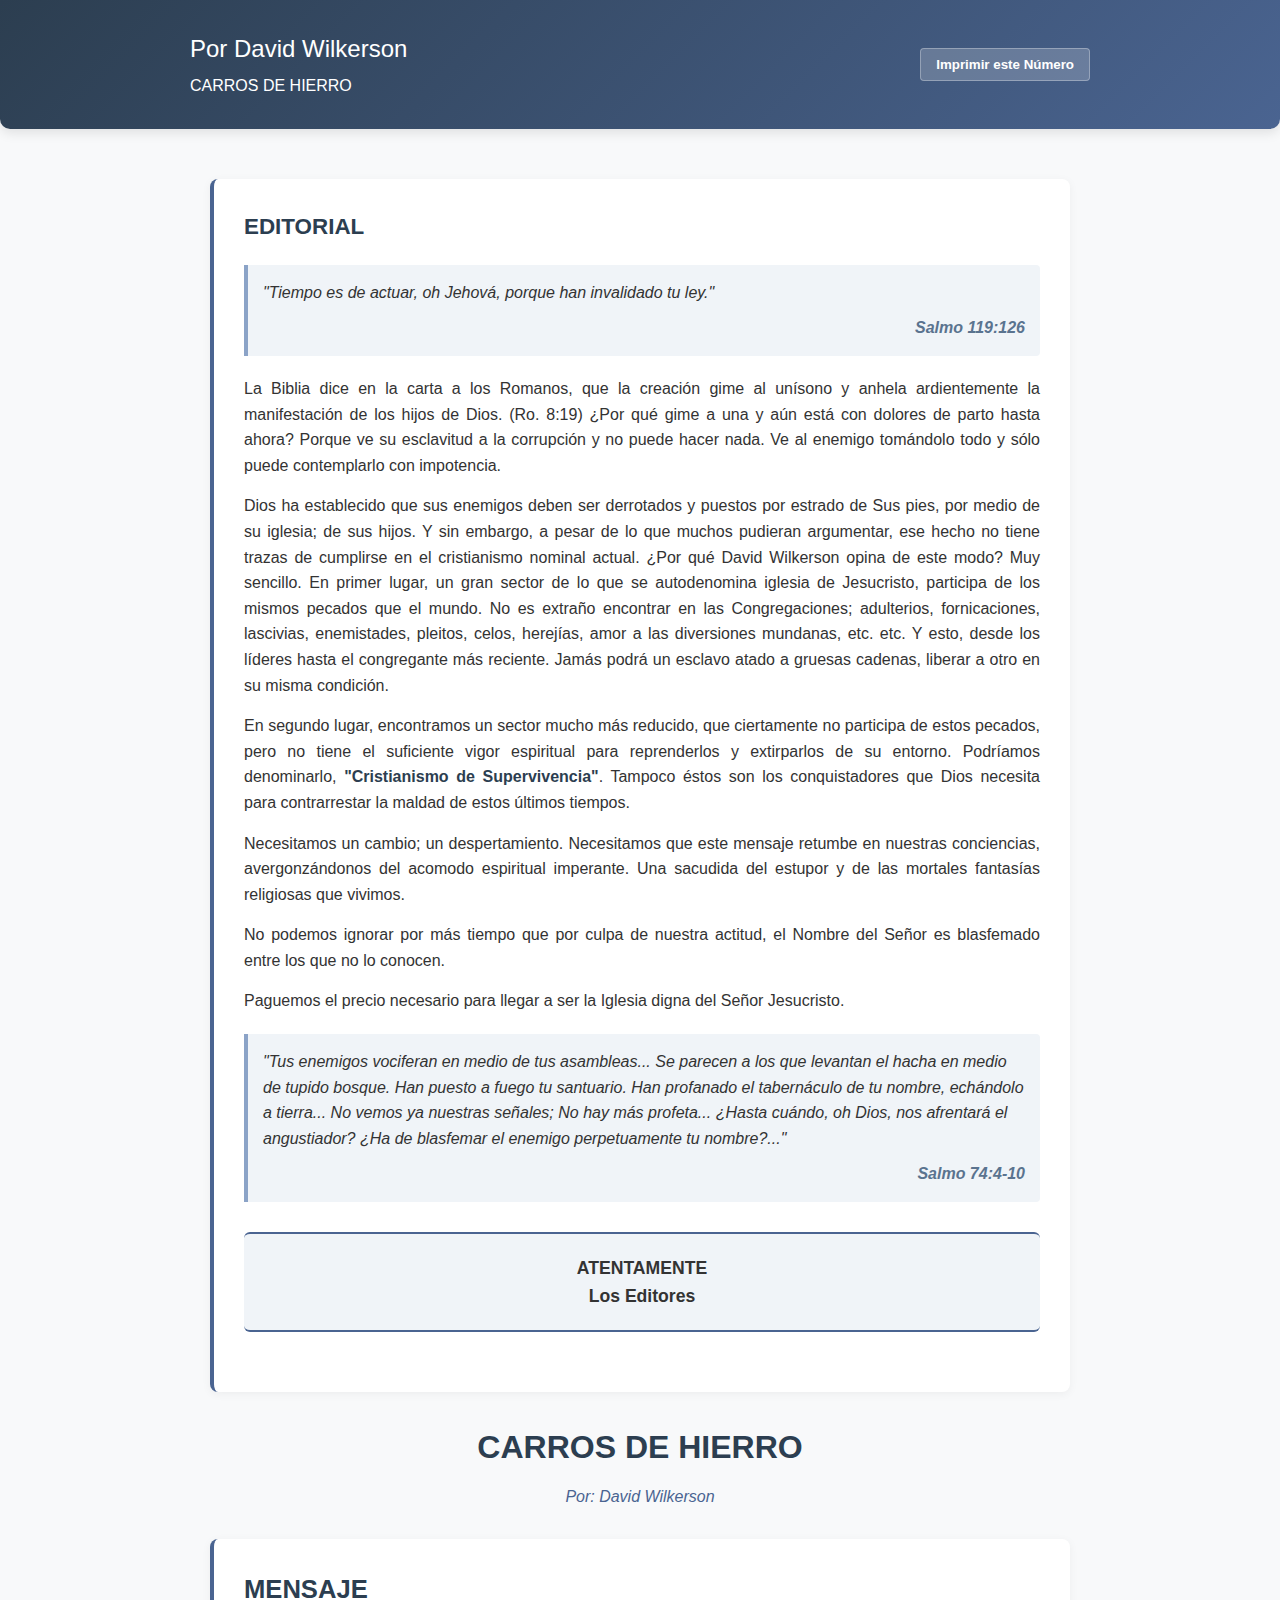
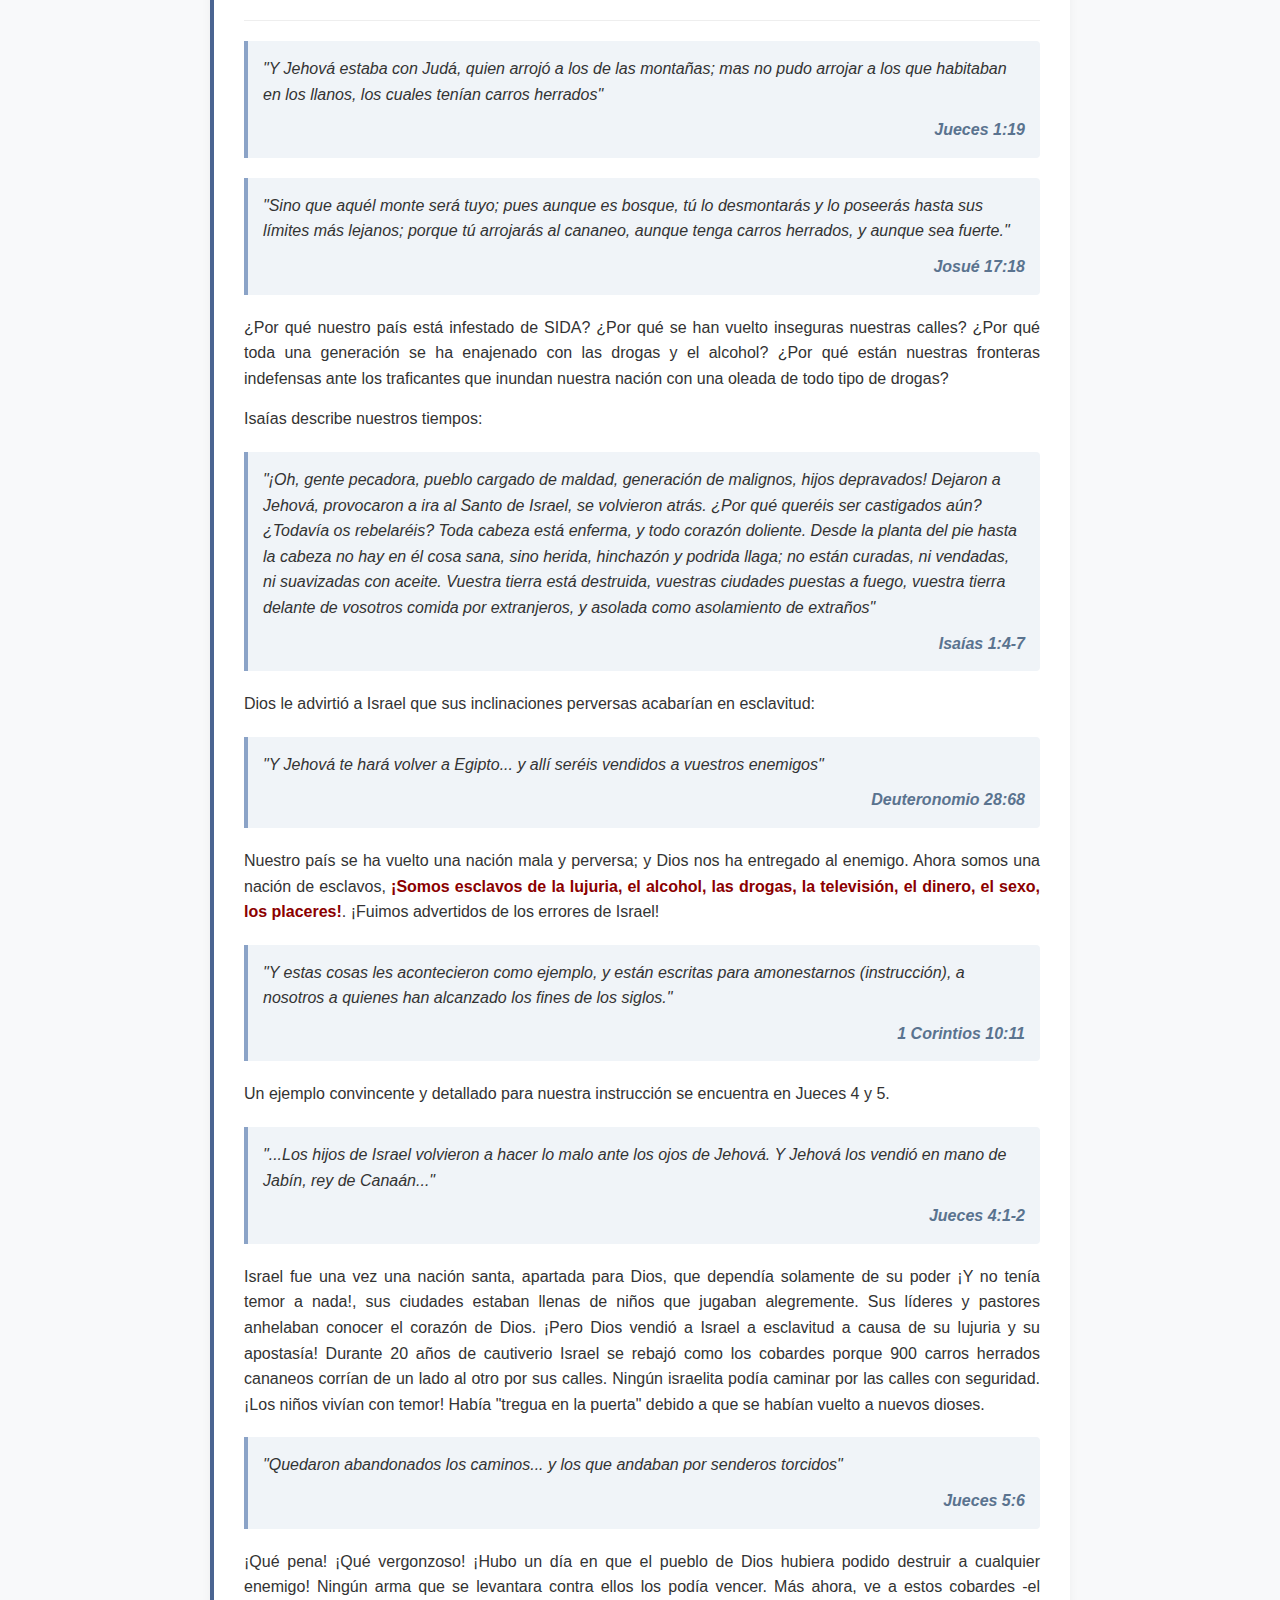
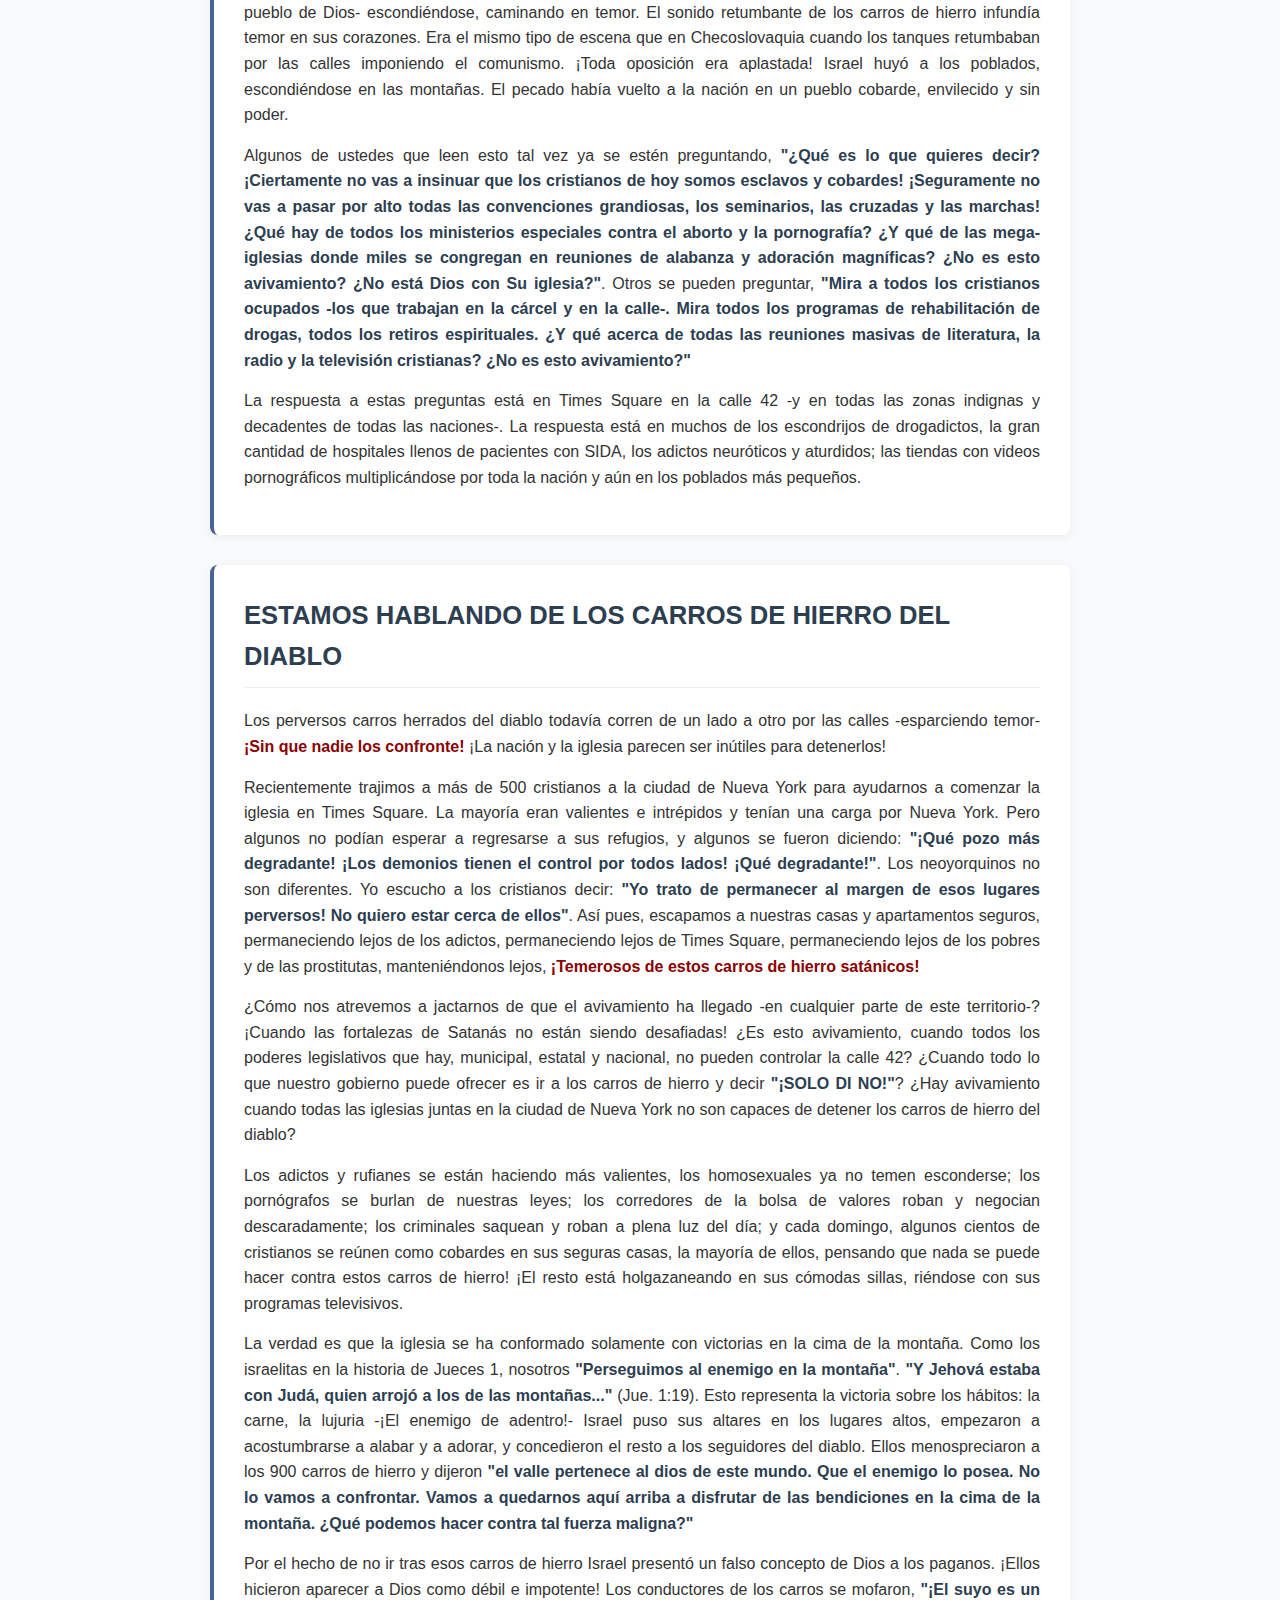
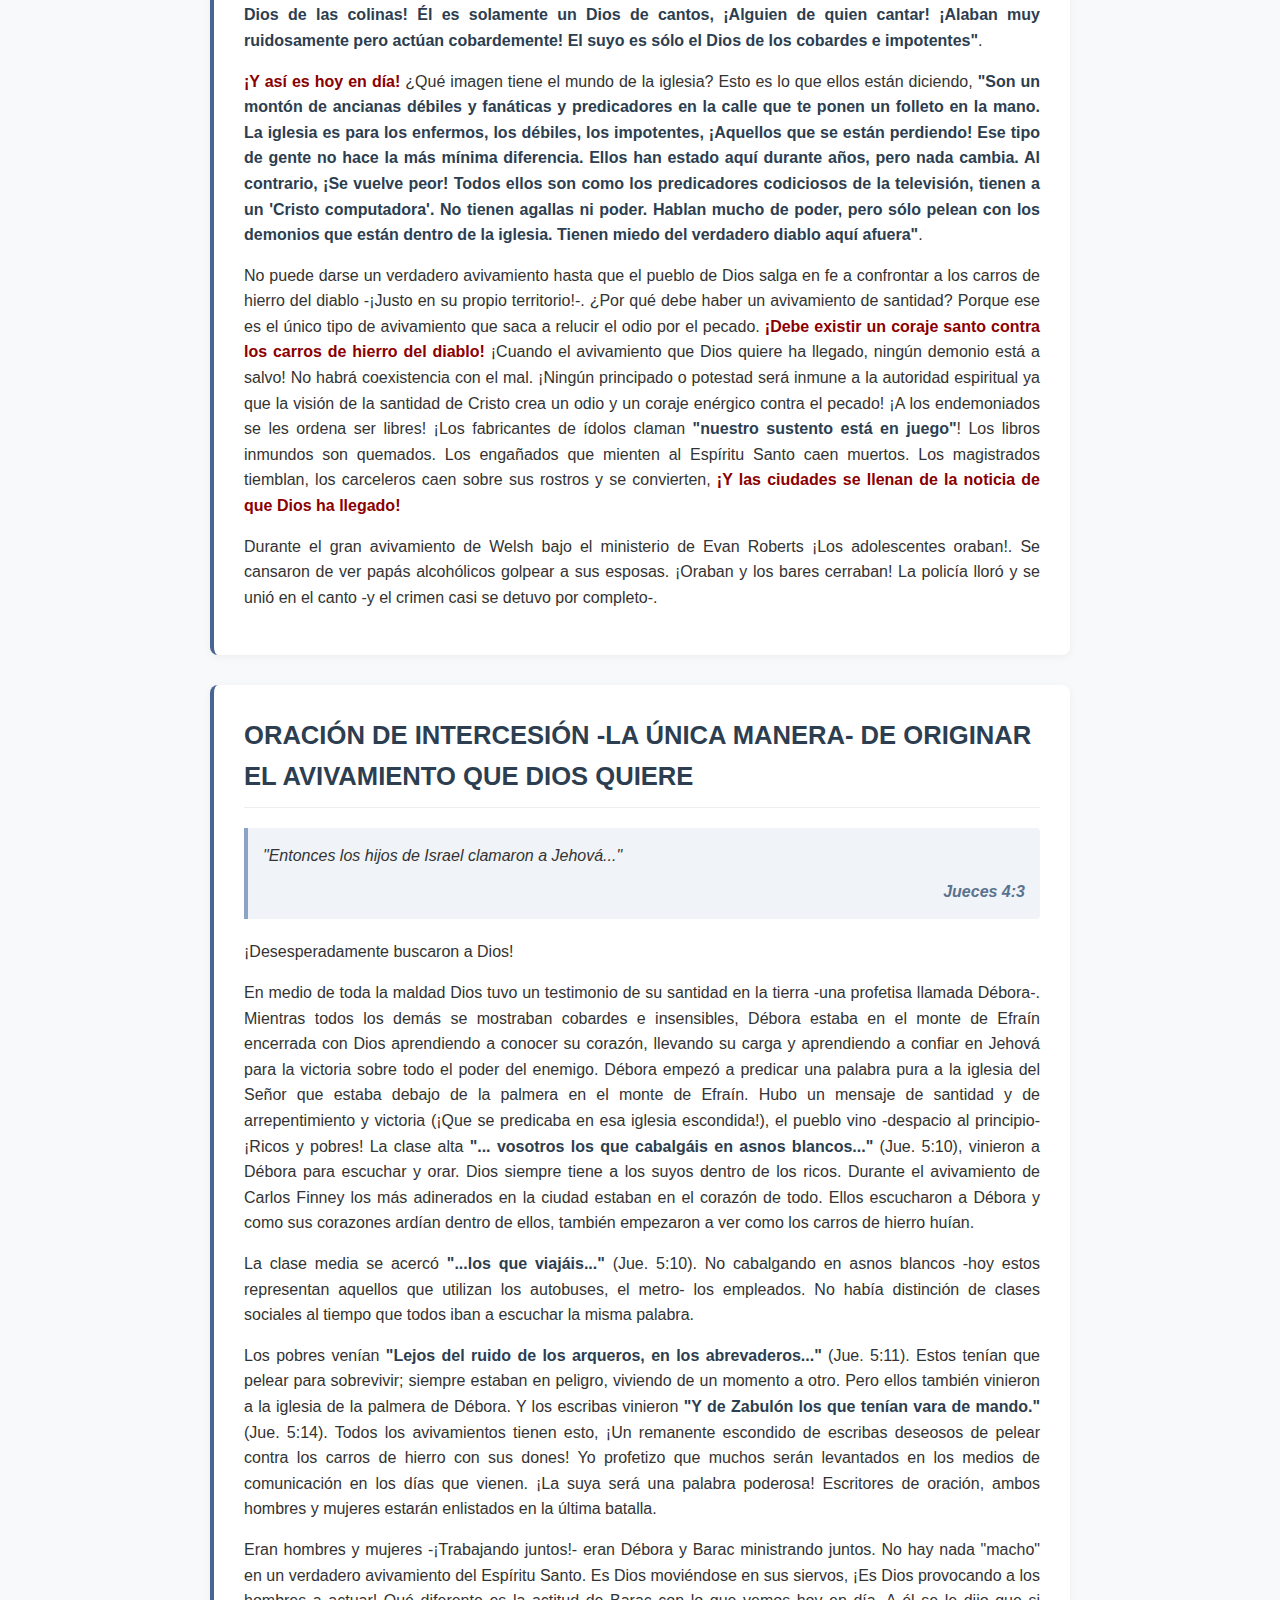
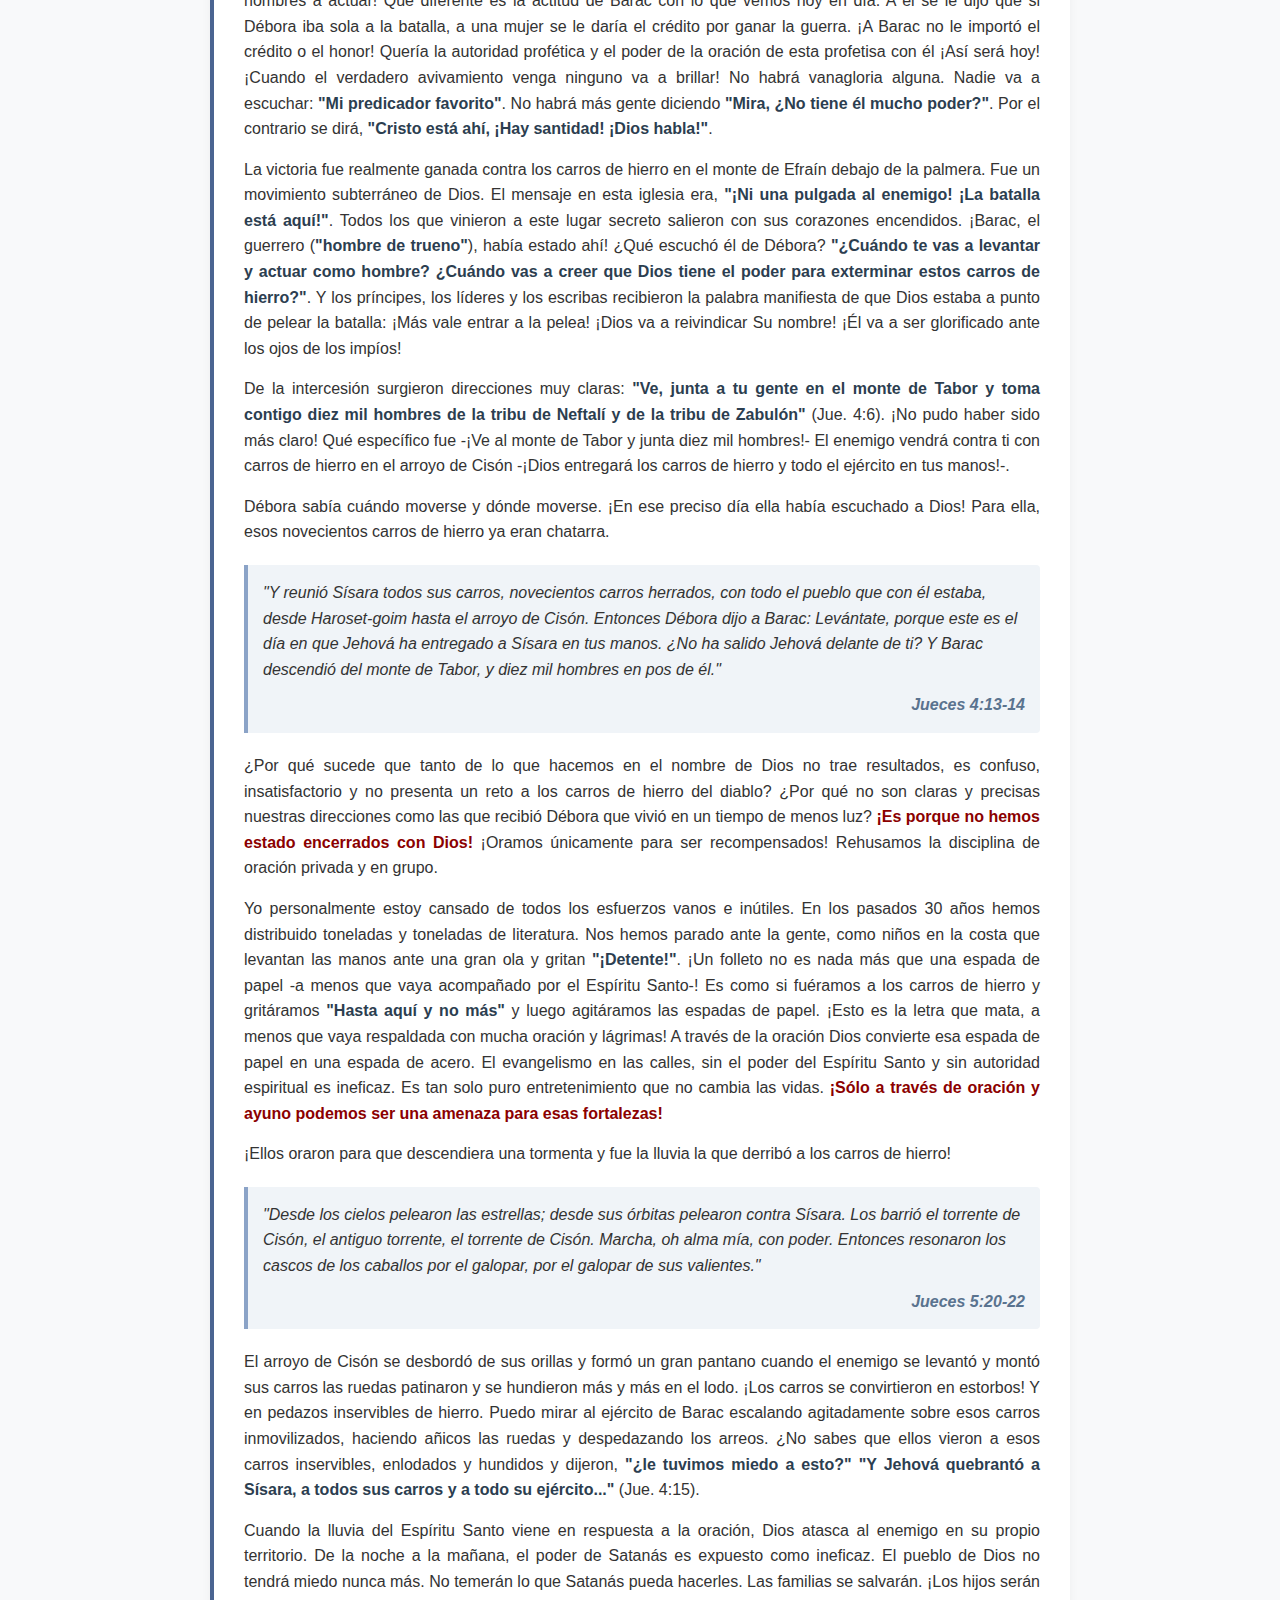
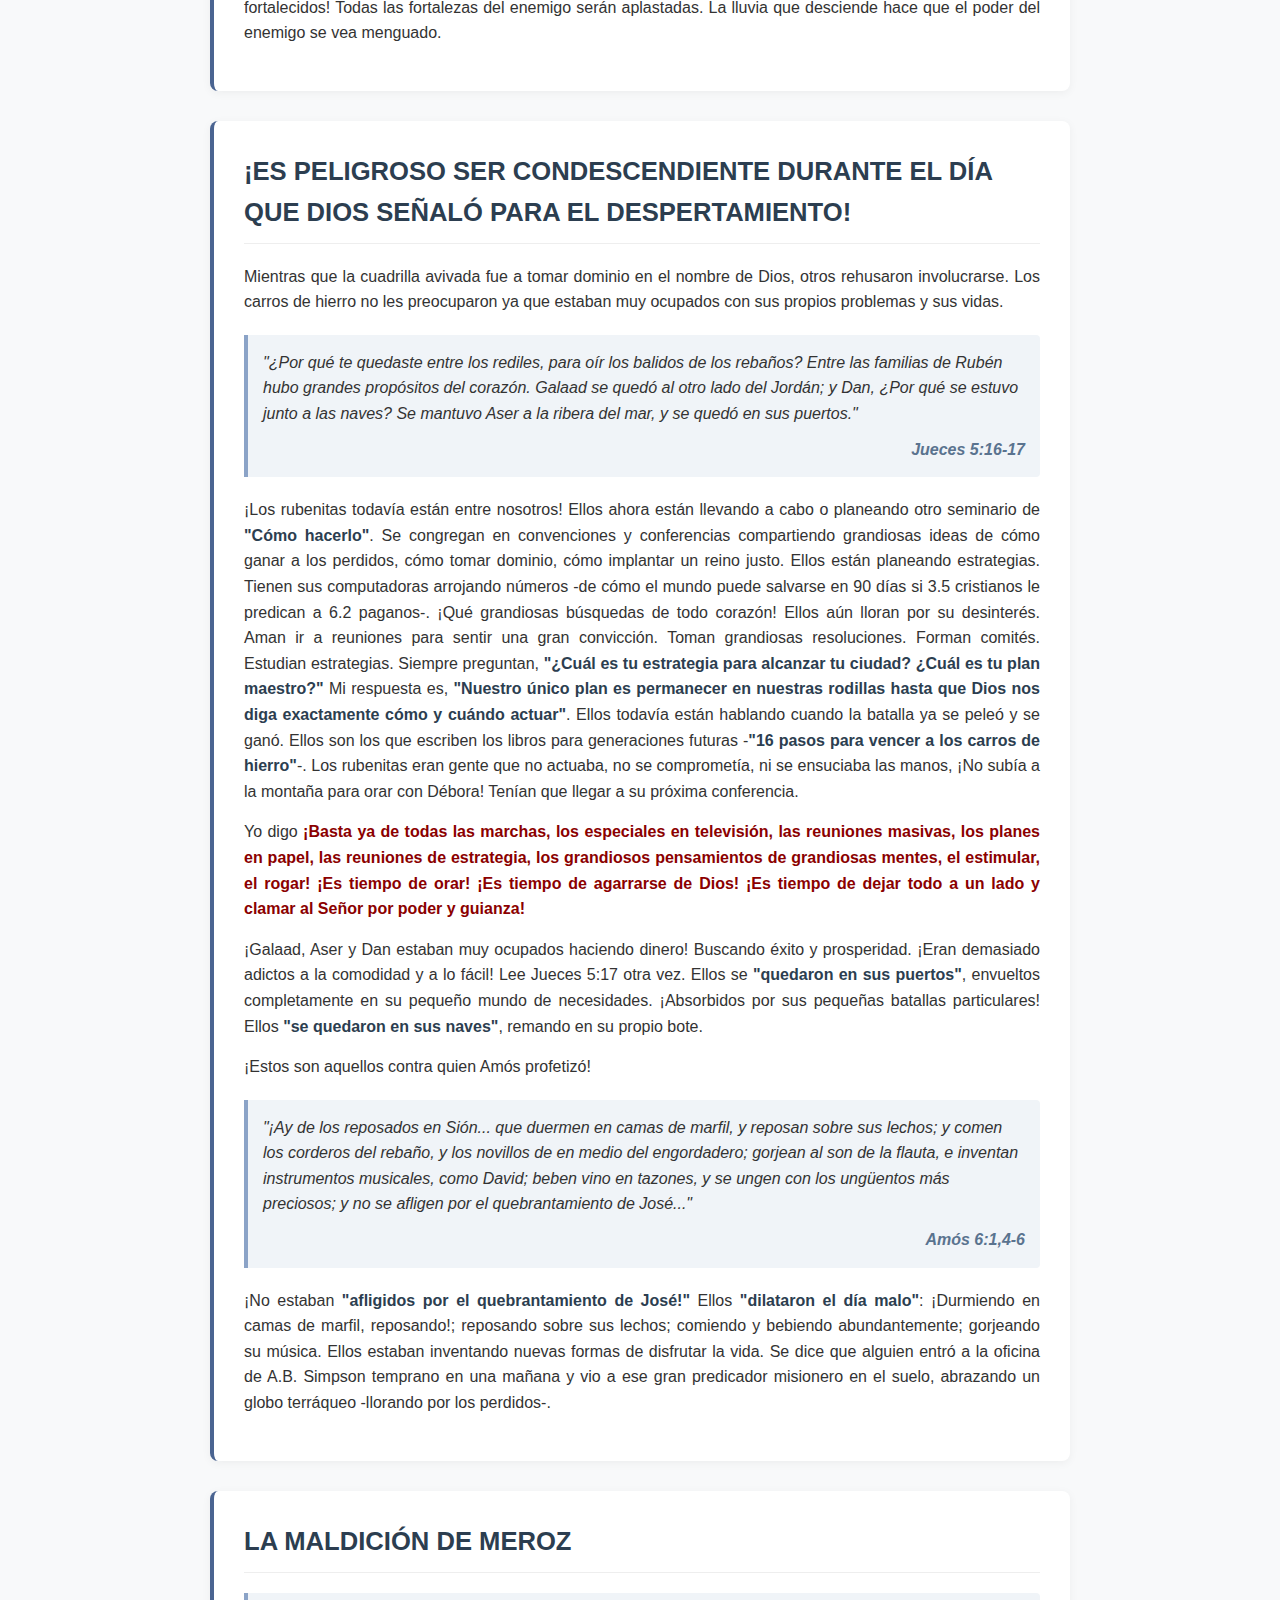
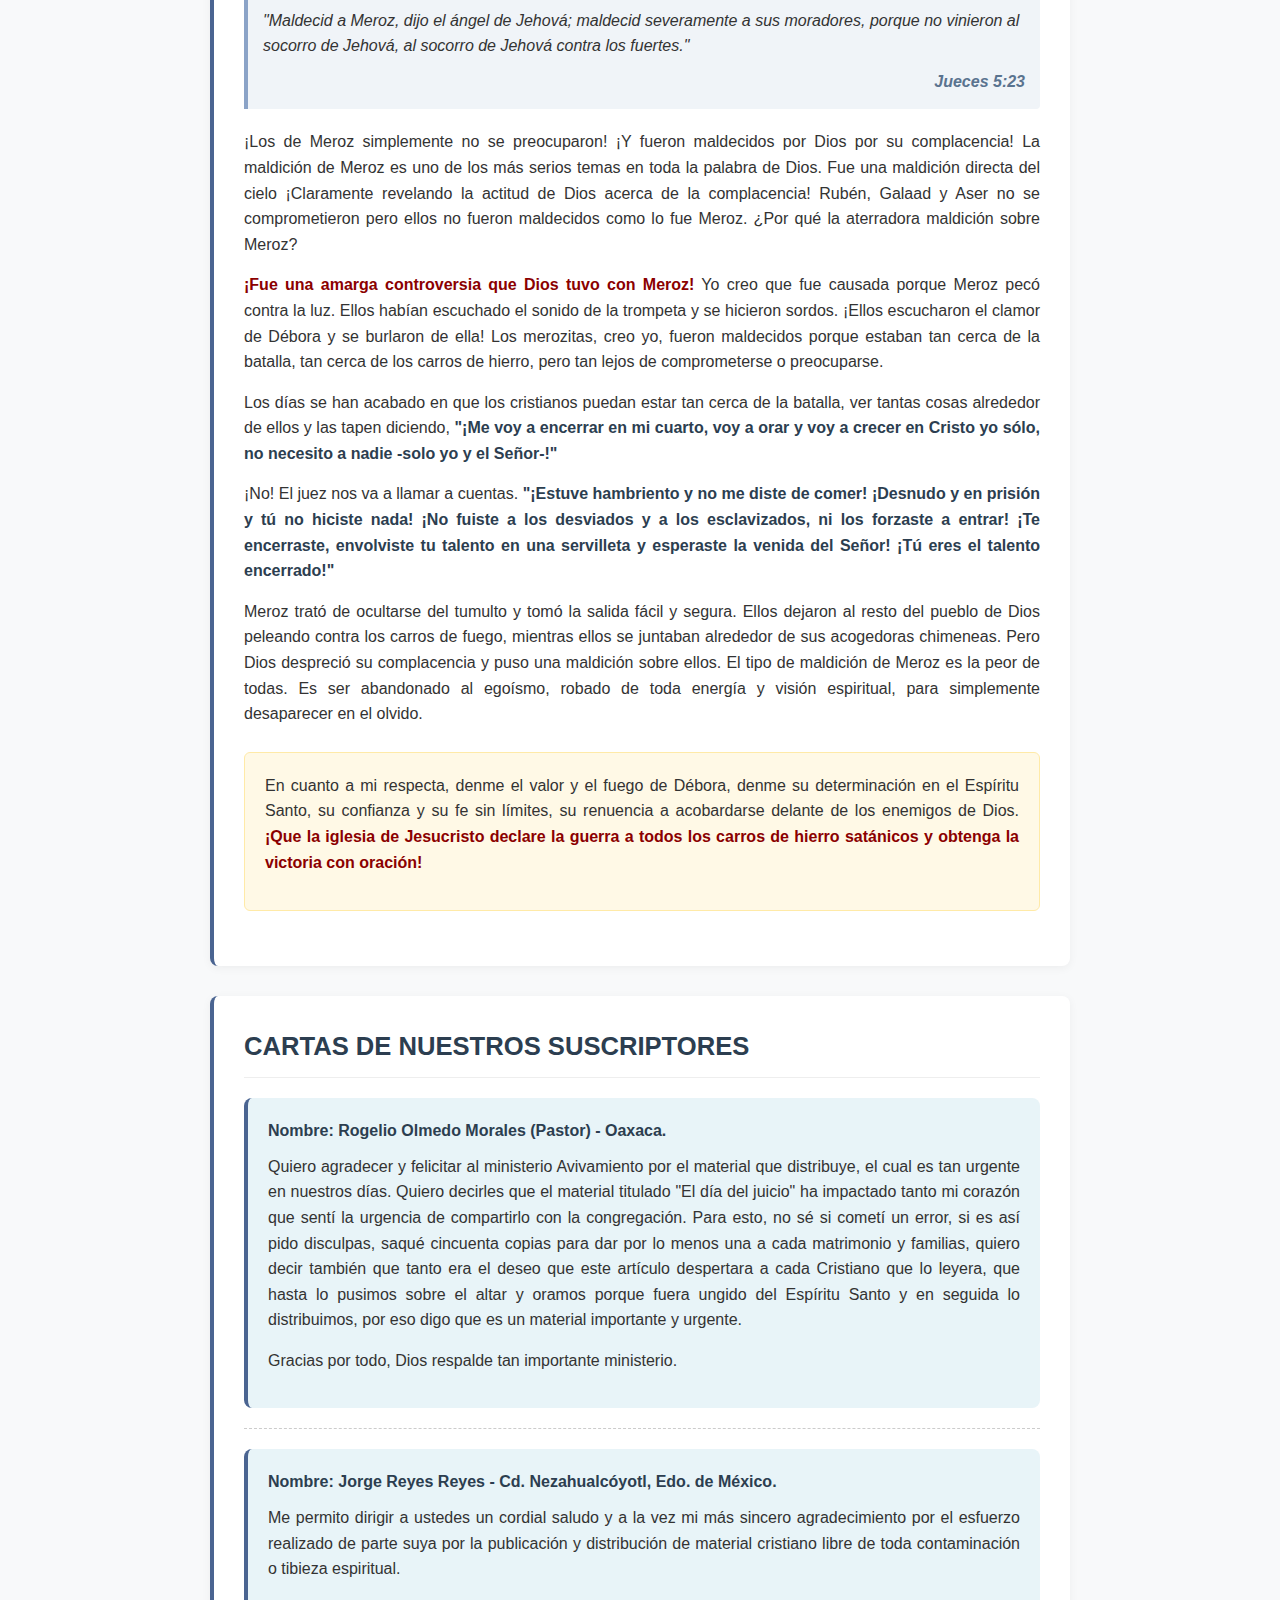
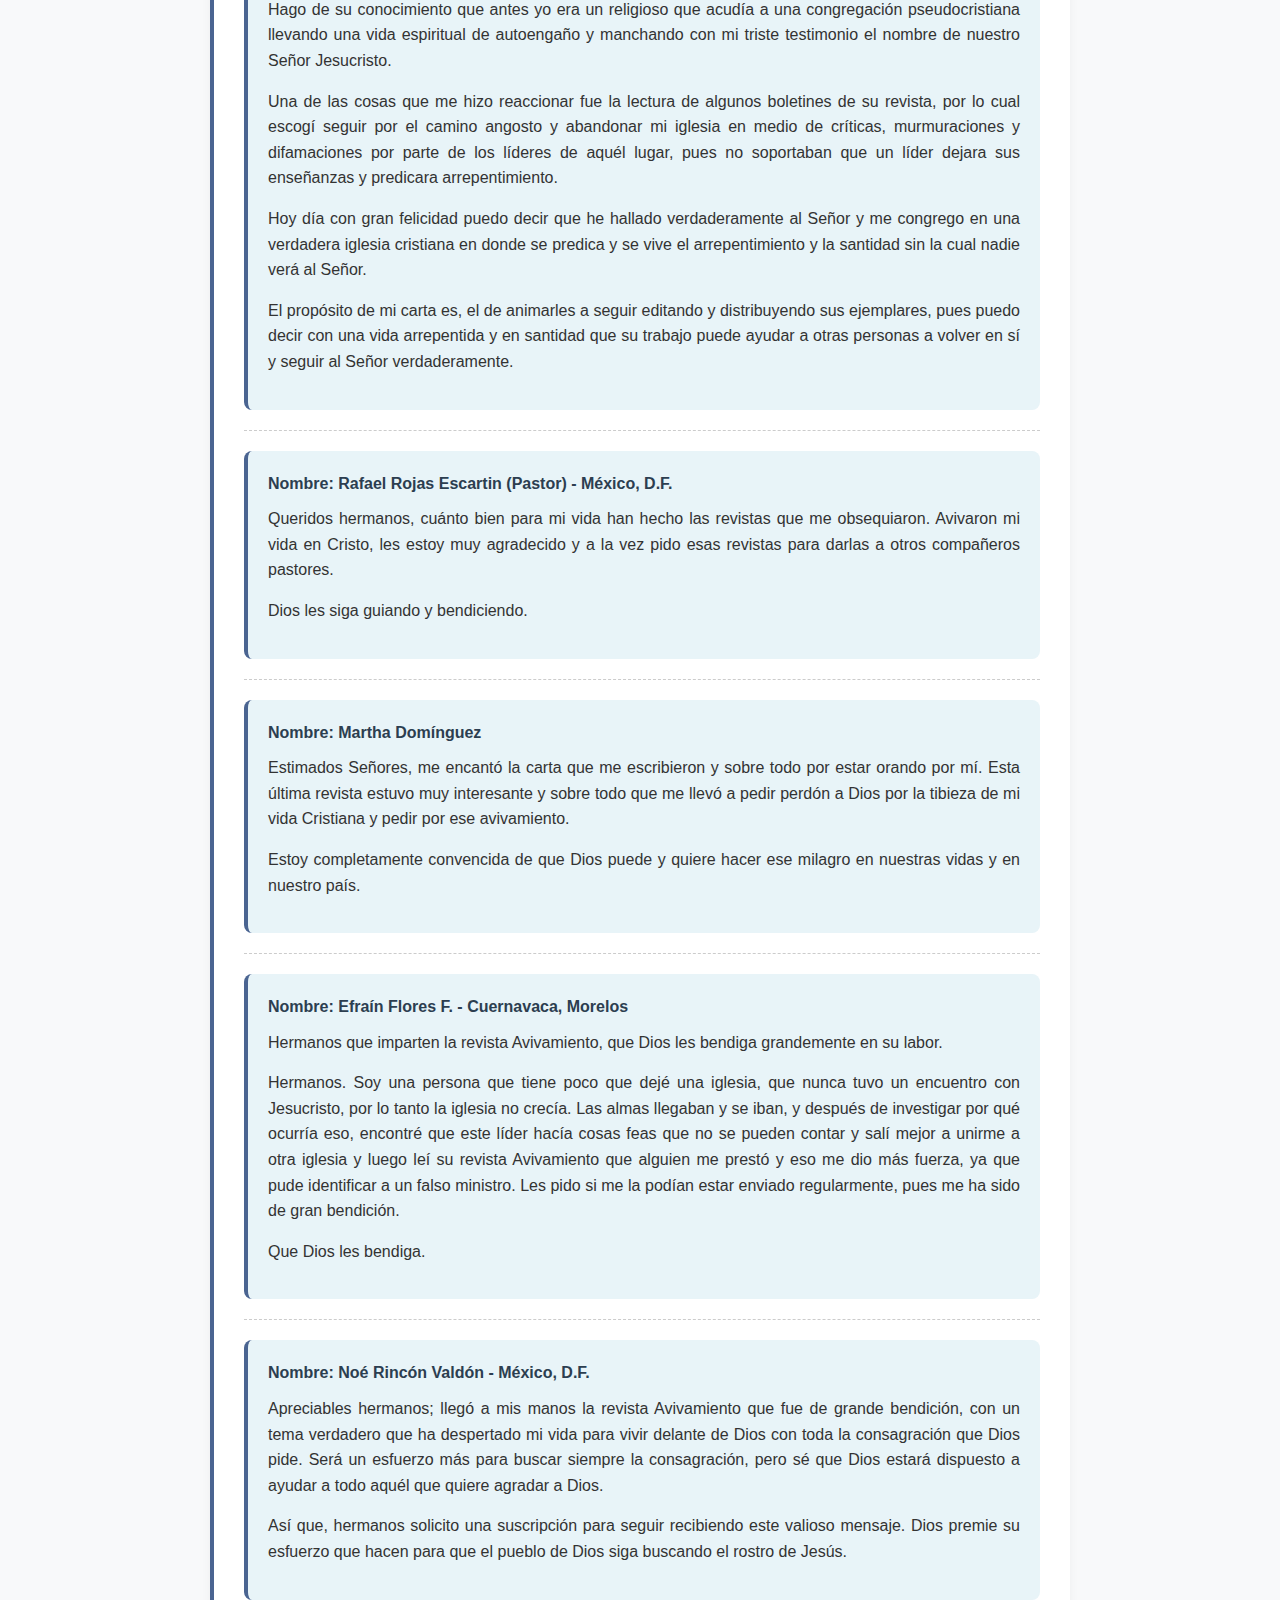
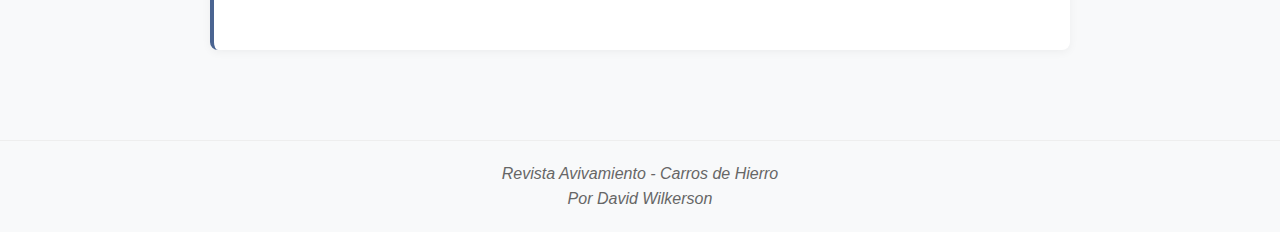
<file: revistas-avivamiento/revistas/carros-de-hierro/index.html>
<!DOCTYPE html>
<html lang="es">
<head>
    <meta charset="UTF-8">
    <meta name="viewport" content="width=device-width, initial-scale=1.0">
    <title>Carros de Hierro - David Wilkerson</title>
    <style>
        * {
            margin: 0;
            padding: 0;
            box-sizing: border-box;
            font-family: 'Segoe UI', Tahoma, Geneva, Verdana, sans-serif;
        }

        body {
            background-color: #f8f9fa;
            color: #333;
            line-height: 1.6;
        }

        .container {
            max-width: 900px;
            margin: 0 auto;
            padding: 20px;
        }

        header {
            background: linear-gradient(135deg, #2c3e50, #4a6491);
            color: white;
            padding: 30px 20px;
            text-align: center;
            border-radius: 0 0 10px 10px;
            box-shadow: 0 4px 12px rgba(0,0,0,0.1);
            margin-bottom: 30px;
        }

        .header-content {
            display: flex;
            justify-content: space-between;
            align-items: center;
            max-width: 900px;
            margin: 0 auto;
        }

        .author-info {
            text-align: left;
        }

        .author-name {
            font-size: 1.5rem;
            margin-bottom: 5px;
        }

        .print-button {
            background: rgba(255,255,255,0.2);
            border: 1px solid rgba(255,255,255,0.3);
            color: white;
            padding: 8px 15px;
            border-radius: 4px;
            cursor: pointer;
            font-weight: bold;
            transition: background 0.3s;
        }

        .print-button:hover {
            background: rgba(255,255,255,0.3);
        }

        .main-title {
            text-align: center;
            font-size: 2rem;
            margin: 30px 0 10px;
            color: #2c3e50;
        }

        .content-section {
            background: white;
            border-radius: 8px;
            padding: 30px;
            margin-bottom: 30px;
            box-shadow: 0 2px 10px rgba(0,0,0,0.05);
            border-left: 4px solid #4a6491;
        }

        h2 {
            color: #2c3e50;
            margin-bottom: 20px;
            padding-bottom: 10px;
            border-bottom: 1px solid #eee;
            font-size: 1.6rem;
        }

        h3 {
            color: #4a6491;
            margin: 25px 0 15px;
            font-size: 1.3rem;
        }

        p {
            margin-bottom: 15px;
            text-align: justify;
        }

        .scripture {
            background-color: #f0f4f8;
            border-left: 4px solid #8ba3c7;
            padding: 15px;
            margin: 20px 0;
            font-style: italic;
            border-radius: 0 4px 4px 0;
        }

        .scripture-ref {
            display: block;
            text-align: right;
            font-weight: bold;
            margin-top: 10px;
            color: #5a738f;
        }

        .highlight-box {
            background-color: #fff9e6;
            border: 1px solid #ffeaa7;
            border-radius: 6px;
            padding: 20px;
            margin: 25px 0;
        }

        .editors-note {
            text-align: center;
            margin: 30px 0;
            padding: 20px;
            font-weight: bold;
            font-size: 1.1rem;
            background-color: #f0f4f8;
            border-radius: 6px;
            border-top: 2px solid #4a6491;
            border-bottom: 2px solid #4a6491;
        }

        .emphasis {
            font-weight: bold;
            color: #2c3e50;
        }

        .red-emphasis {
            color: #8B0000;
            font-weight: bold;
        }

        footer {
            text-align: center;
            margin-top: 40px;
            padding: 20px;
            color: #666;
            border-top: 1px solid #eee;
            font-style: italic;
        }

        .editorial-container {
            background-color: white;
            border-radius: 8px;
            padding: 30px;
            margin-bottom: 30px;
            box-shadow: 0 2px 10px rgba(0,0,0,0.05);
            border-left: 4px solid #4a6491;
        }

        .editorial-title {
            color: #2c3e50;
            font-weight: bold;
            font-size: 1.4rem;
            margin-bottom: 15px;
        }

        .letter-box {
            background-color: #e8f4f8;
            border-radius: 8px;
            padding: 20px;
            margin: 20px 0;
            border-left: 4px solid #4a6491;
        }

        .letter-name {
            font-weight: bold;
            color: #2c3e50;
            margin-bottom: 10px;
        }

        .separator {
            border-top: 1px dashed #ccc;
            margin: 20px 0;
        }

        @media (max-width: 768px) {
            .container {
                padding: 10px;
            }

            header {
                padding: 20px 15px;
            }

            .header-content {
                flex-direction: column;
                text-align: center;
            }

            .author-info {
                text-align: center;
                margin-bottom: 15px;
            }

            .main-title {
                font-size: 1.7rem;
            }

            .content-section {
                padding: 20px;
            }
        }
    </style>
</head>
<body>
<header>
    <div class="header-content">
        <div class="author-info">
            <div class="author-name">Por David Wilkerson</div>
            <div>CARROS DE HIERRO</div>
        </div>
        <button class="print-button" onclick="window.print()">Imprimir este Número</button>
    </div>
</header>

<div class="container">
    <div class="editorial-container">
        <div class="editorial-title">EDITORIAL</div>

        <div class="scripture">
            "Tiempo es de actuar, oh Jehová, porque han invalidado tu ley."
            <span class="scripture-ref">Salmo 119:126</span>
        </div>

        <p>La Biblia dice en la carta a los Romanos, que la creación gime al unísono y anhela ardientemente la manifestación de los hijos de Dios. (Ro. 8:19) ¿Por qué gime a una y aún está con dolores de parto hasta ahora? Porque ve su esclavitud a la corrupción y no puede hacer nada. Ve al enemigo tomándolo todo y sólo puede contemplarlo con impotencia.</p>

        <p>Dios ha establecido que sus enemigos deben ser derrotados y puestos por estrado de Sus pies, por medio de su iglesia; de sus hijos. Y sin embargo, a pesar de lo que muchos pudieran argumentar, ese hecho no tiene trazas de cumplirse en el cristianismo nominal actual. ¿Por qué David Wilkerson opina de este modo? Muy sencillo. En primer lugar, un gran sector de lo que se autodenomina iglesia de Jesucristo, participa de los mismos pecados que el mundo. No es extraño encontrar en las Congregaciones; adulterios, fornicaciones, lascivias, enemistades, pleitos, celos, herejías, amor a las diversiones mundanas, etc. etc. Y esto, desde los líderes hasta el congregante más reciente. Jamás podrá un esclavo atado a gruesas cadenas, liberar a otro en su misma condición.</p>

        <p>En segundo lugar, encontramos un sector mucho más reducido, que ciertamente no participa de estos pecados, pero no tiene el suficiente vigor espiritual para reprenderlos y extirparlos de su entorno. Podríamos denominarlo, <span class="emphasis">"Cristianismo de Supervivencia"</span>. Tampoco éstos son los conquistadores que Dios necesita para contrarrestar la maldad de estos últimos tiempos.</p>

        <p>Necesitamos un cambio; un despertamiento. Necesitamos que este mensaje retumbe en nuestras conciencias, avergonzándonos del acomodo espiritual imperante. Una sacudida del estupor y de las mortales fantasías religiosas que vivimos.</p>

        <p>No podemos ignorar por más tiempo que por culpa de nuestra actitud, el Nombre del Señor es blasfemado entre los que no lo conocen.</p>

        <p>Paguemos el precio necesario para llegar a ser la Iglesia digna del Señor Jesucristo.</p>

        <div class="scripture">
            "Tus enemigos vociferan en medio de tus asambleas... Se parecen a los que levantan el hacha en medio de tupido bosque. Han puesto a fuego tu santuario. Han profanado el tabernáculo de tu nombre, echándolo a tierra... No vemos ya nuestras señales; No hay más profeta... ¿Hasta cuándo, oh Dios, nos afrentará el angustiador? ¿Ha de blasfemar el enemigo perpetuamente tu nombre?..."
            <span class="scripture-ref">Salmo 74:4-10</span>
        </div>

        <div class="editors-note">
            ATENTAMENTE<br>
            <strong>Los Editores</strong>
        </div>
    </div>

    <h1 class="main-title">CARROS DE HIERRO</h1>
    <div style="text-align: center; margin-bottom: 30px; font-style: italic; color: #4a6491;">Por: David Wilkerson</div>

    <div class="content-section">
        <h2>MENSAJE</h2>

        <div class="scripture">
            "Y Jehová estaba con Judá, quien arrojó a los de las montañas; mas no pudo arrojar a los que habitaban en los llanos, los cuales tenían carros herrados"
            <span class="scripture-ref">Jueces 1:19</span>
        </div>

        <div class="scripture">
            "Sino que aquél monte será tuyo; pues aunque es bosque, tú lo desmontarás y lo poseerás hasta sus límites más lejanos; porque tú arrojarás al cananeo, aunque tenga carros herrados, y aunque sea fuerte."
            <span class="scripture-ref">Josué 17:18</span>
        </div>

        <p>¿Por qué nuestro país está infestado de SIDA? ¿Por qué se han vuelto inseguras nuestras calles? ¿Por qué toda una generación se ha enajenado con las drogas y el alcohol? ¿Por qué están nuestras fronteras indefensas ante los traficantes que inundan nuestra nación con una oleada de todo tipo de drogas?</p>

        <p>Isaías describe nuestros tiempos:</p>

        <div class="scripture">
            "¡Oh, gente pecadora, pueblo cargado de maldad, generación de malignos, hijos depravados! Dejaron a Jehová, provocaron a ira al Santo de Israel, se volvieron atrás. ¿Por qué queréis ser castigados aún? ¿Todavía os rebelaréis? Toda cabeza está enferma, y todo corazón doliente. Desde la planta del pie hasta la cabeza no hay en él cosa sana, sino herida, hinchazón y podrida llaga; no están curadas, ni vendadas, ni suavizadas con aceite. Vuestra tierra está destruida, vuestras ciudades puestas a fuego, vuestra tierra delante de vosotros comida por extranjeros, y asolada como asolamiento de extraños"
            <span class="scripture-ref">Isaías 1:4-7</span>
        </div>

        <p>Dios le advirtió a Israel que sus inclinaciones perversas acabarían en esclavitud:</p>

        <div class="scripture">
            "Y Jehová te hará volver a Egipto... y allí seréis vendidos a vuestros enemigos"
            <span class="scripture-ref">Deuteronomio 28:68</span>
        </div>

        <p>Nuestro país se ha vuelto una nación mala y perversa; y Dios nos ha entregado al enemigo. Ahora somos una nación de esclavos, <span class="red-emphasis">¡Somos esclavos de la lujuria, el alcohol, las drogas, la televisión, el dinero, el sexo, los placeres!</span>. ¡Fuimos advertidos de los errores de Israel!</p>

        <div class="scripture">
            "Y estas cosas les acontecieron como ejemplo, y están escritas para amonestarnos (instrucción), a nosotros a quienes han alcanzado los fines de los siglos."
            <span class="scripture-ref">1 Corintios 10:11</span>
        </div>

        <p>Un ejemplo convincente y detallado para nuestra instrucción se encuentra en Jueces 4 y 5.</p>

        <div class="scripture">
            "...Los hijos de Israel volvieron a hacer lo malo ante los ojos de Jehová. Y Jehová los vendió en mano de Jabín, rey de Canaán..."
            <span class="scripture-ref">Jueces 4:1-2</span>
        </div>

        <p>Israel fue una vez una nación santa, apartada para Dios, que dependía solamente de su poder ¡Y no tenía temor a nada!, sus ciudades estaban llenas de niños que jugaban alegremente. Sus líderes y pastores anhelaban conocer el corazón de Dios. ¡Pero Dios vendió a Israel a esclavitud a causa de su lujuria y su apostasía! Durante 20 años de cautiverio Israel se rebajó como los cobardes porque 900 carros herrados cananeos corrían de un lado al otro por sus calles. Ningún israelita podía caminar por las calles con seguridad. ¡Los niños vivían con temor! Había "tregua en la puerta" debido a que se habían vuelto a nuevos dioses.</p>

        <div class="scripture">
            "Quedaron abandonados los caminos... y los que andaban por senderos torcidos"
            <span class="scripture-ref">Jueces 5:6</span>
        </div>

        <p>¡Qué pena! ¡Qué vergonzoso! ¡Hubo un día en que el pueblo de Dios hubiera podido destruir a cualquier enemigo! Ningún arma que se levantara contra ellos los podía vencer. Más ahora, ve a estos cobardes -el pueblo de Dios- escondiéndose, caminando en temor. El sonido retumbante de los carros de hierro infundía temor en sus corazones. Era el mismo tipo de escena que en Checoslovaquia cuando los tanques retumbaban por las calles imponiendo el comunismo. ¡Toda oposición era aplastada! Israel huyó a los poblados, escondiéndose en las montañas. El pecado había vuelto a la nación en un pueblo cobarde, envilecido y sin poder.</p>

        <p>Algunos de ustedes que leen esto tal vez ya se estén preguntando, <span class="emphasis">"¿Qué es lo que quieres decir? ¡Ciertamente no vas a insinuar que los cristianos de hoy somos esclavos y cobardes! ¡Seguramente no vas a pasar por alto todas las convenciones grandiosas, los seminarios, las cruzadas y las marchas! ¿Qué hay de todos los ministerios especiales contra el aborto y la pornografía? ¿Y qué de las mega-iglesias donde miles se congregan en reuniones de alabanza y adoración magníficas? ¿No es esto avivamiento? ¿No está Dios con Su iglesia?"</span>. Otros se pueden preguntar, <span class="emphasis">"Mira a todos los cristianos ocupados -los que trabajan en la cárcel y en la calle-. Mira todos los programas de rehabilitación de drogas, todos los retiros espirituales. ¿Y qué acerca de todas las reuniones masivas de literatura, la radio y la televisión cristianas? ¿No es esto avivamiento?"</span></p>

        <p>La respuesta a estas preguntas está en Times Square en la calle 42 -y en todas las zonas indignas y decadentes de todas las naciones-. La respuesta está en muchos de los escondrijos de drogadictos, la gran cantidad de hospitales llenos de pacientes con SIDA, los adictos neuróticos y aturdidos; las tiendas con videos pornográficos multiplicándose por toda la nación y aún en los poblados más pequeños.</p>
    </div>

    <div class="content-section">
        <h2>ESTAMOS HABLANDO DE LOS CARROS DE HIERRO DEL DIABLO</h2>

        <p>Los perversos carros herrados del diablo todavía corren de un lado a otro por las calles -esparciendo temor- <span class="red-emphasis">¡Sin que nadie los confronte!</span> ¡La nación y la iglesia parecen ser inútiles para detenerlos!</p>

        <p>Recientemente trajimos a más de 500 cristianos a la ciudad de Nueva York para ayudarnos a comenzar la iglesia en Times Square. La mayoría eran valientes e intrépidos y tenían una carga por Nueva York. Pero algunos no podían esperar a regresarse a sus refugios, y algunos se fueron diciendo: <span class="emphasis">"¡Qué pozo más degradante! ¡Los demonios tienen el control por todos lados! ¡Qué degradante!"</span>. Los neoyorquinos no son diferentes. Yo escucho a los cristianos decir: <span class="emphasis">"Yo trato de permanecer al margen de esos lugares perversos! No quiero estar cerca de ellos"</span>. Así pues, escapamos a nuestras casas y apartamentos seguros, permaneciendo lejos de los adictos, permaneciendo lejos de Times Square, permaneciendo lejos de los pobres y de las prostitutas, manteniéndonos lejos, <span class="red-emphasis">¡Temerosos de estos carros de hierro satánicos!</span></p>

        <p>¿Cómo nos atrevemos a jactarnos de que el avivamiento ha llegado -en cualquier parte de este territorio-? ¡Cuando las fortalezas de Satanás no están siendo desafiadas! ¿Es esto avivamiento, cuando todos los poderes legislativos que hay, municipal, estatal y nacional, no pueden controlar la calle 42? ¿Cuando todo lo que nuestro gobierno puede ofrecer es ir a los carros de hierro y decir <span class="emphasis">"¡SOLO DI NO!"</span>? ¿Hay avivamiento cuando todas las iglesias juntas en la ciudad de Nueva York no son capaces de detener los carros de hierro del diablo?</p>

        <p>Los adictos y rufianes se están haciendo más valientes, los homosexuales ya no temen esconderse; los pornógrafos se burlan de nuestras leyes; los corredores de la bolsa de valores roban y negocian descaradamente; los criminales saquean y roban a plena luz del día; y cada domingo, algunos cientos de cristianos se reúnen como cobardes en sus seguras casas, la mayoría de ellos, pensando que nada se puede hacer contra estos carros de hierro! ¡El resto está holgazaneando en sus cómodas sillas, riéndose con sus programas televisivos.</p>

        <p>La verdad es que la iglesia se ha conformado solamente con victorias en la cima de la montaña. Como los israelitas en la historia de Jueces 1, nosotros <span class="emphasis">"Perseguimos al enemigo en la montaña"</span>. <span class="emphasis">"Y Jehová estaba con Judá, quien arrojó a los de las montañas..."</span> (Jue. 1:19). Esto representa la victoria sobre los hábitos: la carne, la lujuria -¡El enemigo de adentro!- Israel puso sus altares en los lugares altos, empezaron a acostumbrarse a alabar y a adorar, y concedieron el resto a los seguidores del diablo. Ellos menospreciaron a los 900 carros de hierro y dijeron <span class="emphasis">"el valle pertenece al dios de este mundo. Que el enemigo lo posea. No lo vamos a confrontar. Vamos a quedarnos aquí arriba a disfrutar de las bendiciones en la cima de la montaña. ¿Qué podemos hacer contra tal fuerza maligna?"</span></p>

        <p>Por el hecho de no ir tras esos carros de hierro Israel presentó un falso concepto de Dios a los paganos. ¡Ellos hicieron aparecer a Dios como débil e impotente! Los conductores de los carros se mofaron, <span class="emphasis">"¡El suyo es un Dios de las colinas! Él es solamente un Dios de cantos, ¡Alguien de quien cantar! ¡Alaban muy ruidosamente pero actúan cobardemente! El suyo es sólo el Dios de los cobardes e impotentes"</span>.</p>

        <p><span class="red-emphasis">¡Y así es hoy en día!</span> ¿Qué imagen tiene el mundo de la iglesia? Esto es lo que ellos están diciendo, <span class="emphasis">"Son un montón de ancianas débiles y fanáticas y predicadores en la calle que te ponen un folleto en la mano. La iglesia es para los enfermos, los débiles, los impotentes, ¡Aquellos que se están perdiendo! Ese tipo de gente no hace la más mínima diferencia. Ellos han estado aquí durante años, pero nada cambia. Al contrario, ¡Se vuelve peor! Todos ellos son como los predicadores codiciosos de la televisión, tienen a un 'Cristo computadora'. No tienen agallas ni poder. Hablan mucho de poder, pero sólo pelean con los demonios que están dentro de la iglesia. Tienen miedo del verdadero diablo aquí afuera"</span>.</p>

        <p>No puede darse un verdadero avivamiento hasta que el pueblo de Dios salga en fe a confrontar a los carros de hierro del diablo -¡Justo en su propio territorio!-. ¿Por qué debe haber un avivamiento de santidad? Porque ese es el único tipo de avivamiento que saca a relucir el odio por el pecado. <span class="red-emphasis">¡Debe existir un coraje santo contra los carros de hierro del diablo!</span> ¡Cuando el avivamiento que Dios quiere ha llegado, ningún demonio está a salvo! No habrá coexistencia con el mal. ¡Ningún principado o potestad será inmune a la autoridad espiritual ya que la visión de la santidad de Cristo crea un odio y un coraje enérgico contra el pecado! ¡A los endemoniados se les ordena ser libres! ¡Los fabricantes de ídolos claman <span class="emphasis">"nuestro sustento está en juego"</span>! Los libros inmundos son quemados. Los engañados que mienten al Espíritu Santo caen muertos. Los magistrados tiemblan, los carceleros caen sobre sus rostros y se convierten, <span class="red-emphasis">¡Y las ciudades se llenan de la noticia de que Dios ha llegado!</span></p>

        <p>Durante el gran avivamiento de Welsh bajo el ministerio de Evan Roberts ¡Los adolescentes oraban!. Se cansaron de ver papás alcohólicos golpear a sus esposas. ¡Oraban y los bares cerraban! La policía lloró y se unió en el canto -y el crimen casi se detuvo por completo-.</p>
    </div>

    <div class="content-section">
        <h2>ORACIÓN DE INTERCESIÓN -LA ÚNICA MANERA- DE ORIGINAR EL AVIVAMIENTO QUE DIOS QUIERE</h2>

        <div class="scripture">
            "Entonces los hijos de Israel clamaron a Jehová..."
            <span class="scripture-ref">Jueces 4:3</span>
        </div>

        <p>¡Desesperadamente buscaron a Dios!</p>

        <p>En medio de toda la maldad Dios tuvo un testimonio de su santidad en la tierra -una profetisa llamada Débora-. Mientras todos los demás se mostraban cobardes e insensibles, Débora estaba en el monte de Efraín encerrada con Dios aprendiendo a conocer su corazón, llevando su carga y aprendiendo a confiar en Jehová para la victoria sobre todo el poder del enemigo. Débora empezó a predicar una palabra pura a la iglesia del Señor que estaba debajo de la palmera en el monte de Efraín. Hubo un mensaje de santidad y de arrepentimiento y victoria (¡Que se predicaba en esa iglesia escondida!), el pueblo vino -despacio al principio- ¡Ricos y pobres! La clase alta <span class="emphasis">"... vosotros los que cabalgáis en asnos blancos..."</span> (Jue. 5:10), vinieron a Débora para escuchar y orar. Dios siempre tiene a los suyos dentro de los ricos. Durante el avivamiento de Carlos Finney los más adinerados en la ciudad estaban en el corazón de todo. Ellos escucharon a Débora y como sus corazones ardían dentro de ellos, también empezaron a ver como los carros de hierro huían.</p>

        <p>La clase media se acercó <span class="emphasis">"...los que viajáis..."</span> (Jue. 5:10). No cabalgando en asnos blancos -hoy estos representan aquellos que utilizan los autobuses, el metro- los empleados. No había distinción de clases sociales al tiempo que todos iban a escuchar la misma palabra.</p>

        <p>Los pobres venían <span class="emphasis">"Lejos del ruido de los arqueros, en los abrevaderos..."</span> (Jue. 5:11). Estos tenían que pelear para sobrevivir; siempre estaban en peligro, viviendo de un momento a otro. Pero ellos también vinieron a la iglesia de la palmera de Débora. Y los escribas vinieron <span class="emphasis">"Y de Zabulón los que tenían vara de mando."</span> (Jue. 5:14). Todos los avivamientos tienen esto, ¡Un remanente escondido de escribas deseosos de pelear contra los carros de hierro con sus dones! Yo profetizo que muchos serán levantados en los medios de comunicación en los días que vienen. ¡La suya será una palabra poderosa! Escritores de oración, ambos hombres y mujeres estarán enlistados en la última batalla.</p>

        <p>Eran hombres y mujeres -¡Trabajando juntos!- eran Débora y Barac ministrando juntos. No hay nada "macho" en un verdadero avivamiento del Espíritu Santo. Es Dios moviéndose en sus siervos, ¡Es Dios provocando a los hombres a actuar! Qué diferente es la actitud de Barac con lo que vemos hoy en día. A él se le dijo que si Débora iba sola a la batalla, a una mujer se le daría el crédito por ganar la guerra. ¡A Barac no le importó el crédito o el honor! Quería la autoridad profética y el poder de la oración de esta profetisa con él ¡Así será hoy! ¡Cuando el verdadero avivamiento venga ninguno va a brillar! No habrá vanagloria alguna. Nadie va a escuchar: <span class="emphasis">"Mi predicador favorito"</span>. No habrá más gente diciendo <span class="emphasis">"Mira, ¿No tiene él mucho poder?"</span>. Por el contrario se dirá, <span class="emphasis">"Cristo está ahí, ¡Hay santidad! ¡Dios habla!"</span>.</p>

        <p>La victoria fue realmente ganada contra los carros de hierro en el monte de Efraín debajo de la palmera. Fue un movimiento subterráneo de Dios. El mensaje en esta iglesia era, <span class="emphasis">"¡Ni una pulgada al enemigo! ¡La batalla está aquí!"</span>. Todos los que vinieron a este lugar secreto salieron con sus corazones encendidos. ¡Barac, el guerrero (<span class="emphasis">"hombre de trueno"</span>), había estado ahí! ¿Qué escuchó él de Débora? <span class="emphasis">"¿Cuándo te vas a levantar y actuar como hombre? ¿Cuándo vas a creer que Dios tiene el poder para exterminar estos carros de hierro?"</span>. Y los príncipes, los líderes y los escribas recibieron la palabra manifiesta de que Dios estaba a punto de pelear la batalla: ¡Más vale entrar a la pelea! ¡Dios va a reivindicar Su nombre! ¡Él va a ser glorificado ante los ojos de los impíos!</p>

        <p>De la intercesión surgieron direcciones muy claras: <span class="emphasis">"Ve, junta a tu gente en el monte de Tabor y toma contigo diez mil hombres de la tribu de Neftalí y de la tribu de Zabulón"</span> (Jue. 4:6). ¡No pudo haber sido más claro! Qué específico fue -¡Ve al monte de Tabor y junta diez mil hombres!- El enemigo vendrá contra ti con carros de hierro en el arroyo de Cisón -¡Dios entregará los carros de hierro y todo el ejército en tus manos!-.</p>

        <p>Débora sabía cuándo moverse y dónde moverse. ¡En ese preciso día ella había escuchado a Dios! Para ella, esos novecientos carros de hierro ya eran chatarra.</p>

        <div class="scripture">
            "Y reunió Sísara todos sus carros, novecientos carros herrados, con todo el pueblo que con él estaba, desde Haroset-goim hasta el arroyo de Cisón. Entonces Débora dijo a Barac: Levántate, porque este es el día en que Jehová ha entregado a Sísara en tus manos. ¿No ha salido Jehová delante de ti? Y Barac descendió del monte de Tabor, y diez mil hombres en pos de él."
            <span class="scripture-ref">Jueces 4:13-14</span>
        </div>

        <p>¿Por qué sucede que tanto de lo que hacemos en el nombre de Dios no trae resultados, es confuso, insatisfactorio y no presenta un reto a los carros de hierro del diablo? ¿Por qué no son claras y precisas nuestras direcciones como las que recibió Débora que vivió en un tiempo de menos luz? <span class="red-emphasis">¡Es porque no hemos estado encerrados con Dios!</span> ¡Oramos únicamente para ser recompensados! Rehusamos la disciplina de oración privada y en grupo.</p>

        <p>Yo personalmente estoy cansado de todos los esfuerzos vanos e inútiles. En los pasados 30 años hemos distribuido toneladas y toneladas de literatura. Nos hemos parado ante la gente, como niños en la costa que levantan las manos ante una gran ola y gritan <span class="emphasis">"¡Detente!"</span>. ¡Un folleto no es nada más que una espada de papel -a menos que vaya acompañado por el Espíritu Santo-! Es como si fuéramos a los carros de hierro y gritáramos <span class="emphasis">"Hasta aquí y no más"</span> y luego agitáramos las espadas de papel. ¡Esto es la letra que mata, a menos que vaya respaldada con mucha oración y lágrimas! A través de la oración Dios convierte esa espada de papel en una espada de acero. El evangelismo en las calles, sin el poder del Espíritu Santo y sin autoridad espiritual es ineficaz. Es tan solo puro entretenimiento que no cambia las vidas. <span class="red-emphasis">¡Sólo a través de oración y ayuno podemos ser una amenaza para esas fortalezas!</span></p>

        <p>¡Ellos oraron para que descendiera una tormenta y fue la lluvia la que derribó a los carros de hierro!</p>

        <div class="scripture">
            "Desde los cielos pelearon las estrellas; desde sus órbitas pelearon contra Sísara. Los barrió el torrente de Cisón, el antiguo torrente, el torrente de Cisón. Marcha, oh alma mía, con poder. Entonces resonaron los cascos de los caballos por el galopar, por el galopar de sus valientes."
            <span class="scripture-ref">Jueces 5:20-22</span>
        </div>

        <p>El arroyo de Cisón se desbordó de sus orillas y formó un gran pantano cuando el enemigo se levantó y montó sus carros las ruedas patinaron y se hundieron más y más en el lodo. ¡Los carros se convirtieron en estorbos! Y en pedazos inservibles de hierro. Puedo mirar al ejército de Barac escalando agitadamente sobre esos carros inmovilizados, haciendo añicos las ruedas y despedazando los arreos. ¿No sabes que ellos vieron a esos carros inservibles, enlodados y hundidos y dijeron, <span class="emphasis">"¿le tuvimos miedo a esto?"</span> <span class="emphasis">"Y Jehová quebrantó a Sísara, a todos sus carros y a todo su ejército..."</span> (Jue. 4:15).</p>

        <p>Cuando la lluvia del Espíritu Santo viene en respuesta a la oración, Dios atasca al enemigo en su propio territorio. De la noche a la mañana, el poder de Satanás es expuesto como ineficaz. El pueblo de Dios no tendrá miedo nunca más. No temerán lo que Satanás pueda hacerles. Las familias se salvarán. ¡Los hijos serán fortalecidos! Todas las fortalezas del enemigo serán aplastadas. La lluvia que desciende hace que el poder del enemigo se vea menguado.</p>
    </div>

    <div class="content-section">
        <h2>¡ES PELIGROSO SER CONDESCENDIENTE DURANTE EL DÍA QUE DIOS SEÑALÓ PARA EL DESPERTAMIENTO!</h2>

        <p>Mientras que la cuadrilla avivada fue a tomar dominio en el nombre de Dios, otros rehusaron involucrarse. Los carros de hierro no les preocuparon ya que estaban muy ocupados con sus propios problemas y sus vidas.</p>

        <div class="scripture">
            "¿Por qué te quedaste entre los rediles, para oír los balidos de los rebaños? Entre las familias de Rubén hubo grandes propósitos del corazón. Galaad se quedó al otro lado del Jordán; y Dan, ¿Por qué se estuvo junto a las naves? Se mantuvo Aser a la ribera del mar, y se quedó en sus puertos."
            <span class="scripture-ref">Jueces 5:16-17</span>
        </div>

        <p>¡Los rubenitas todavía están entre nosotros! Ellos ahora están llevando a cabo o planeando otro seminario de <span class="emphasis">"Cómo hacerlo"</span>. Se congregan en convenciones y conferencias compartiendo grandiosas ideas de cómo ganar a los perdidos, cómo tomar dominio, cómo implantar un reino justo. Ellos están planeando estrategias. Tienen sus computadoras arrojando números -de cómo el mundo puede salvarse en 90 días si 3.5 cristianos le predican a 6.2 paganos-. ¡Qué grandiosas búsquedas de todo corazón! Ellos aún lloran por su desinterés. Aman ir a reuniones para sentir una gran convicción. Toman grandiosas resoluciones. Forman comités. Estudian estrategias. Siempre preguntan, <span class="emphasis">"¿Cuál es tu estrategia para alcanzar tu ciudad? ¿Cuál es tu plan maestro?"</span> Mi respuesta es, <span class="emphasis">"Nuestro único plan es permanecer en nuestras rodillas hasta que Dios nos diga exactamente cómo y cuándo actuar"</span>. Ellos todavía están hablando cuando la batalla ya se peleó y se ganó. Ellos son los que escriben los libros para generaciones futuras -<span class="emphasis">"16 pasos para vencer a los carros de hierro"</span>-. Los rubenitas eran gente que no actuaba, no se comprometía, ni se ensuciaba las manos, ¡No subía a la montaña para orar con Débora! Tenían que llegar a su próxima conferencia.</p>

        <p>Yo digo <span class="red-emphasis">¡Basta ya de todas las marchas, los especiales en televisión, las reuniones masivas, los planes en papel, las reuniones de estrategia, los grandiosos pensamientos de grandiosas mentes, el estimular, el rogar! ¡Es tiempo de orar! ¡Es tiempo de agarrarse de Dios! ¡Es tiempo de dejar todo a un lado y clamar al Señor por poder y guianza!</span></p>

        <p>¡Galaad, Aser y Dan estaban muy ocupados haciendo dinero! Buscando éxito y prosperidad. ¡Eran demasiado adictos a la comodidad y a lo fácil! Lee Jueces 5:17 otra vez. Ellos se <span class="emphasis">"quedaron en sus puertos"</span>, envueltos completamente en su pequeño mundo de necesidades. ¡Absorbidos por sus pequeñas batallas particulares! Ellos <span class="emphasis">"se quedaron en sus naves"</span>, remando en su propio bote.</p>

        <p>¡Estos son aquellos contra quien Amós profetizó!</p>

        <div class="scripture">
            "¡Ay de los reposados en Sión... que duermen en camas de marfil, y reposan sobre sus lechos; y comen los corderos del rebaño, y los novillos de en medio del engordadero; gorjean al son de la flauta, e inventan instrumentos musicales, como David; beben vino en tazones, y se ungen con los ungüentos más preciosos; y no se afligen por el quebrantamiento de José..."
            <span class="scripture-ref">Amós 6:1,4-6</span>
        </div>

        <p>¡No estaban <span class="emphasis">"afligidos por el quebrantamiento de José!"</span> Ellos <span class="emphasis">"dilataron el día malo"</span>: ¡Durmiendo en camas de marfil, reposando!; reposando sobre sus lechos; comiendo y bebiendo abundantemente; gorjeando su música. Ellos estaban inventando nuevas formas de disfrutar la vida. Se dice que alguien entró a la oficina de A.B. Simpson temprano en una mañana y vio a ese gran predicador misionero en el suelo, abrazando un globo terráqueo -llorando por los perdidos-.</p>
    </div>

    <div class="content-section">
        <h2>LA MALDICIÓN DE MEROZ</h2>

        <div class="scripture">
            "Maldecid a Meroz, dijo el ángel de Jehová; maldecid severamente a sus moradores, porque no vinieron al socorro de Jehová, al socorro de Jehová contra los fuertes."
            <span class="scripture-ref">Jueces 5:23</span>
        </div>

        <p>¡Los de Meroz simplemente no se preocuparon! ¡Y fueron maldecidos por Dios por su complacencia! La maldición de Meroz es uno de los más serios temas en toda la palabra de Dios. Fue una maldición directa del cielo ¡Claramente revelando la actitud de Dios acerca de la complacencia! Rubén, Galaad y Aser no se comprometieron pero ellos no fueron maldecidos como lo fue Meroz. ¿Por qué la aterradora maldición sobre Meroz?</p>

        <p><span class="red-emphasis">¡Fue una amarga controversia que Dios tuvo con Meroz!</span> Yo creo que fue causada porque Meroz pecó contra la luz. Ellos habían escuchado el sonido de la trompeta y se hicieron sordos. ¡Ellos escucharon el clamor de Débora y se burlaron de ella! Los merozitas, creo yo, fueron maldecidos porque estaban tan cerca de la batalla, tan cerca de los carros de hierro, pero tan lejos de comprometerse o preocuparse.</p>

        <p>Los días se han acabado en que los cristianos puedan estar tan cerca de la batalla, ver tantas cosas alrededor de ellos y las tapen diciendo, <span class="emphasis">"¡Me voy a encerrar en mi cuarto, voy a orar y voy a crecer en Cristo yo sólo, no necesito a nadie -solo yo y el Señor-!"</span></p>

        <p>¡No! El juez nos va a llamar a cuentas. <span class="emphasis">"¡Estuve hambriento y no me diste de comer! ¡Desnudo y en prisión y tú no hiciste nada! ¡No fuiste a los desviados y a los esclavizados, ni los forzaste a entrar! ¡Te encerraste, envolviste tu talento en una servilleta y esperaste la venida del Señor! ¡Tú eres el talento encerrado!"</span></p>

        <p>Meroz trató de ocultarse del tumulto y tomó la salida fácil y segura. Ellos dejaron al resto del pueblo de Dios peleando contra los carros de fuego, mientras ellos se juntaban alrededor de sus acogedoras chimeneas. Pero Dios despreció su complacencia y puso una maldición sobre ellos. El tipo de maldición de Meroz es la peor de todas. Es ser abandonado al egoísmo, robado de toda energía y visión espiritual, para simplemente desaparecer en el olvido.</p>

        <div class="highlight-box">
            <p>En cuanto a mi respecta, denme el valor y el fuego de Débora, denme su determinación en el Espíritu Santo, su confianza y su fe sin límites, su renuencia a acobardarse delante de los enemigos de Dios. <span class="red-emphasis">¡Que la iglesia de Jesucristo declare la guerra a todos los carros de hierro satánicos y obtenga la victoria con oración!</span></p>
        </div>
    </div>

    <div class="content-section">
        <h2>CARTAS DE NUESTROS SUSCRIPTORES</h2>

        <div class="letter-box">
            <div class="letter-name">Nombre: Rogelio Olmedo Morales (Pastor) - Oaxaca.</div>
            <p>Quiero agradecer y felicitar al ministerio Avivamiento por el material que distribuye, el cual es tan urgente en nuestros días. Quiero decirles que el material titulado "El día del juicio" ha impactado tanto mi corazón que sentí la urgencia de compartirlo con la congregación. Para esto, no sé si cometí un error, si es así pido disculpas, saqué cincuenta copias para dar por lo menos una a cada matrimonio y familias, quiero decir también que tanto era el deseo que este artículo despertara a cada Cristiano que lo leyera, que hasta lo pusimos sobre el altar y oramos porque fuera ungido del Espíritu Santo y en seguida lo distribuimos, por eso digo que es un material importante y urgente.</p>
            <p>Gracias por todo, Dios respalde tan importante ministerio.</p>
        </div>

        <div class="separator"></div>

        <div class="letter-box">
            <div class="letter-name">Nombre: Jorge Reyes Reyes - Cd. Nezahualcóyotl, Edo. de México.</div>
            <p>Me permito dirigir a ustedes un cordial saludo y a la vez mi más sincero agradecimiento por el esfuerzo realizado de parte suya por la publicación y distribución de material cristiano libre de toda contaminación o tibieza espiritual.</p>
            <p>Hago de su conocimiento que antes yo era un religioso que acudía a una congregación pseudocristiana llevando una vida espiritual de autoengaño y manchando con mi triste testimonio el nombre de nuestro Señor Jesucristo.</p>
            <p>Una de las cosas que me hizo reaccionar fue la lectura de algunos boletines de su revista, por lo cual escogí seguir por el camino angosto y abandonar mi iglesia en medio de críticas, murmuraciones y difamaciones por parte de los líderes de aquél lugar, pues no soportaban que un líder dejara sus enseñanzas y predicara arrepentimiento.</p>
            <p>Hoy día con gran felicidad puedo decir que he hallado verdaderamente al Señor y me congrego en una verdadera iglesia cristiana en donde se predica y se vive el arrepentimiento y la santidad sin la cual nadie verá al Señor.</p>
            <p>El propósito de mi carta es, el de animarles a seguir editando y distribuyendo sus ejemplares, pues puedo decir con una vida arrepentida y en santidad que su trabajo puede ayudar a otras personas a volver en sí y seguir al Señor verdaderamente.</p>
        </div>

        <div class="separator"></div>

        <div class="letter-box">
            <div class="letter-name">Nombre: Rafael Rojas Escartin (Pastor) - México, D.F.</div>
            <p>Queridos hermanos, cuánto bien para mi vida han hecho las revistas que me obsequiaron. Avivaron mi vida en Cristo, les estoy muy agradecido y a la vez pido esas revistas para darlas a otros compañeros pastores.</p>
            <p>Dios les siga guiando y bendiciendo.</p>
        </div>

        <div class="separator"></div>

        <div class="letter-box">
            <div class="letter-name">Nombre: Martha Domínguez</div>
            <p>Estimados Señores, me encantó la carta que me escribieron y sobre todo por estar orando por mí. Esta última revista estuvo muy interesante y sobre todo que me llevó a pedir perdón a Dios por la tibieza de mi vida Cristiana y pedir por ese avivamiento.</p>
            <p>Estoy completamente convencida de que Dios puede y quiere hacer ese milagro en nuestras vidas y en nuestro país.</p>
        </div>

        <div class="separator"></div>

        <div class="letter-box">
            <div class="letter-name">Nombre: Efraín Flores F. - Cuernavaca, Morelos</div>
            <p>Hermanos que imparten la revista Avivamiento, que Dios les bendiga grandemente en su labor.</p>
            <p>Hermanos. Soy una persona que tiene poco que dejé una iglesia, que nunca tuvo un encuentro con Jesucristo, por lo tanto la iglesia no crecía. Las almas llegaban y se iban, y después de investigar por qué ocurría eso, encontré que este líder hacía cosas feas que no se pueden contar y salí mejor a unirme a otra iglesia y luego leí su revista Avivamiento que alguien me prestó y eso me dio más fuerza, ya que pude identificar a un falso ministro. Les pido si me la podían estar enviado regularmente, pues me ha sido de gran bendición.</p>
            <p>Que Dios les bendiga.</p>
        </div>

        <div class="separator"></div>

        <div class="letter-box">
            <div class="letter-name">Nombre: Noé Rincón Valdón - México, D.F.</div>
            <p>Apreciables hermanos; llegó a mis manos la revista Avivamiento que fue de grande bendición, con un tema verdadero que ha despertado mi vida para vivir delante de Dios con toda la consagración que Dios pide. Será un esfuerzo más para buscar siempre la consagración, pero sé que Dios estará dispuesto a ayudar a todo aquél que quiere agradar a Dios.</p>
            <p>Así que, hermanos solicito una suscripción para seguir recibiendo este valioso mensaje. Dios premie su esfuerzo que hacen para que el pueblo de Dios siga buscando el rostro de Jesús.</p>
        </div>
    </div>
</div>

<footer>
    Revista Avivamiento - Carros de Hierro<br>
    Por David Wilkerson
</footer>
</body>
</html>
</file>
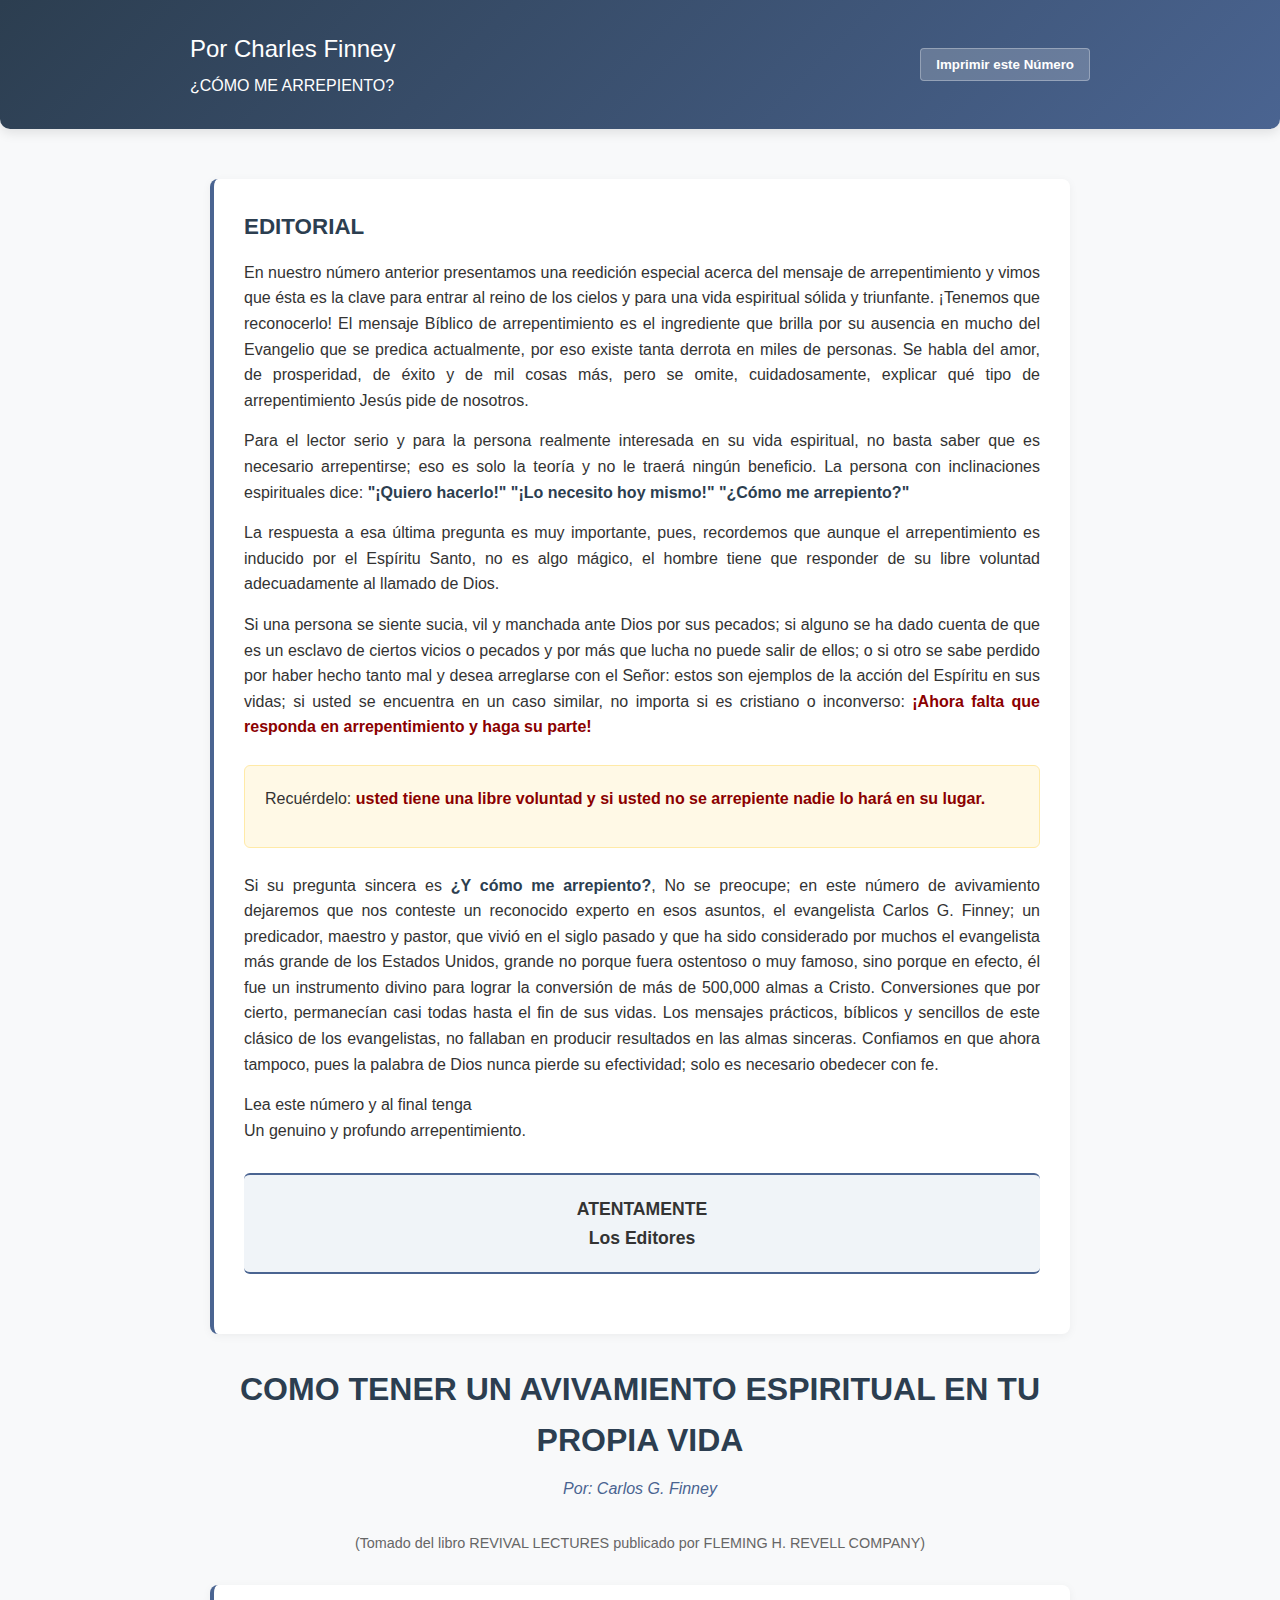
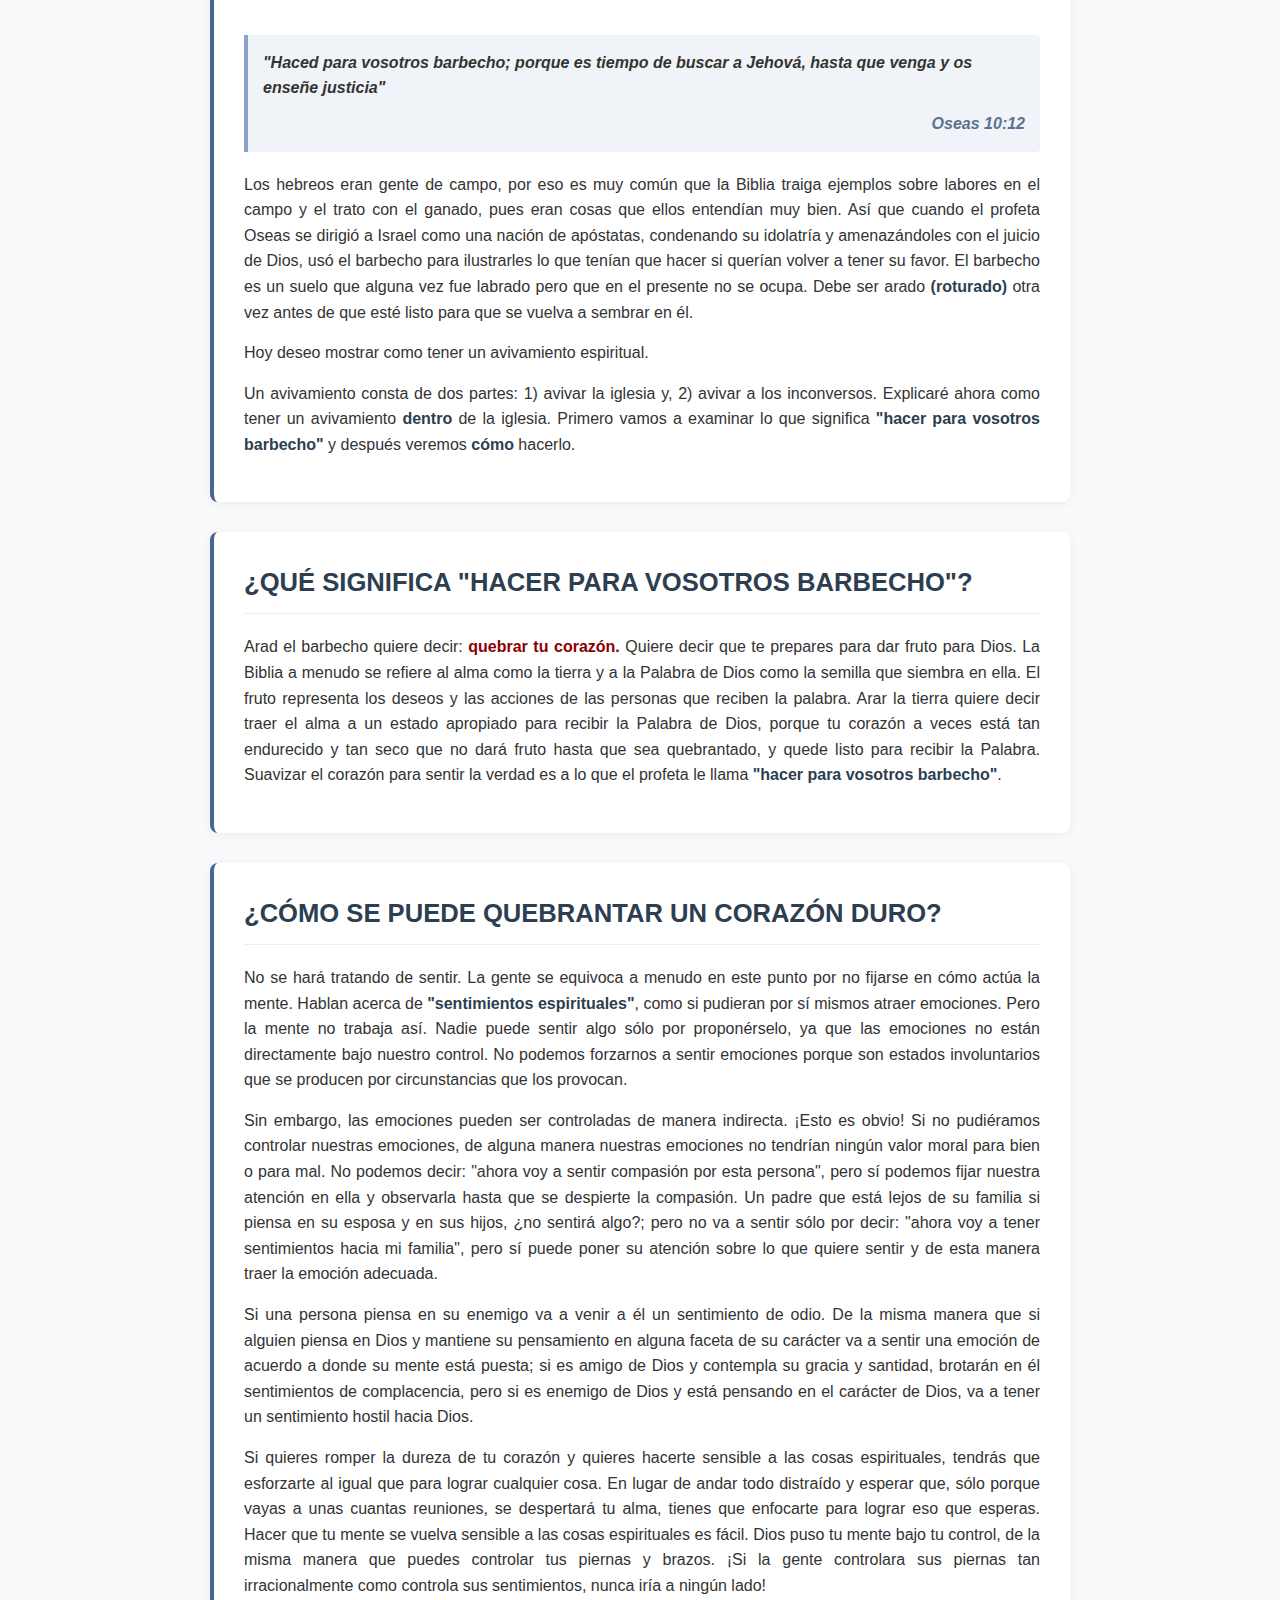
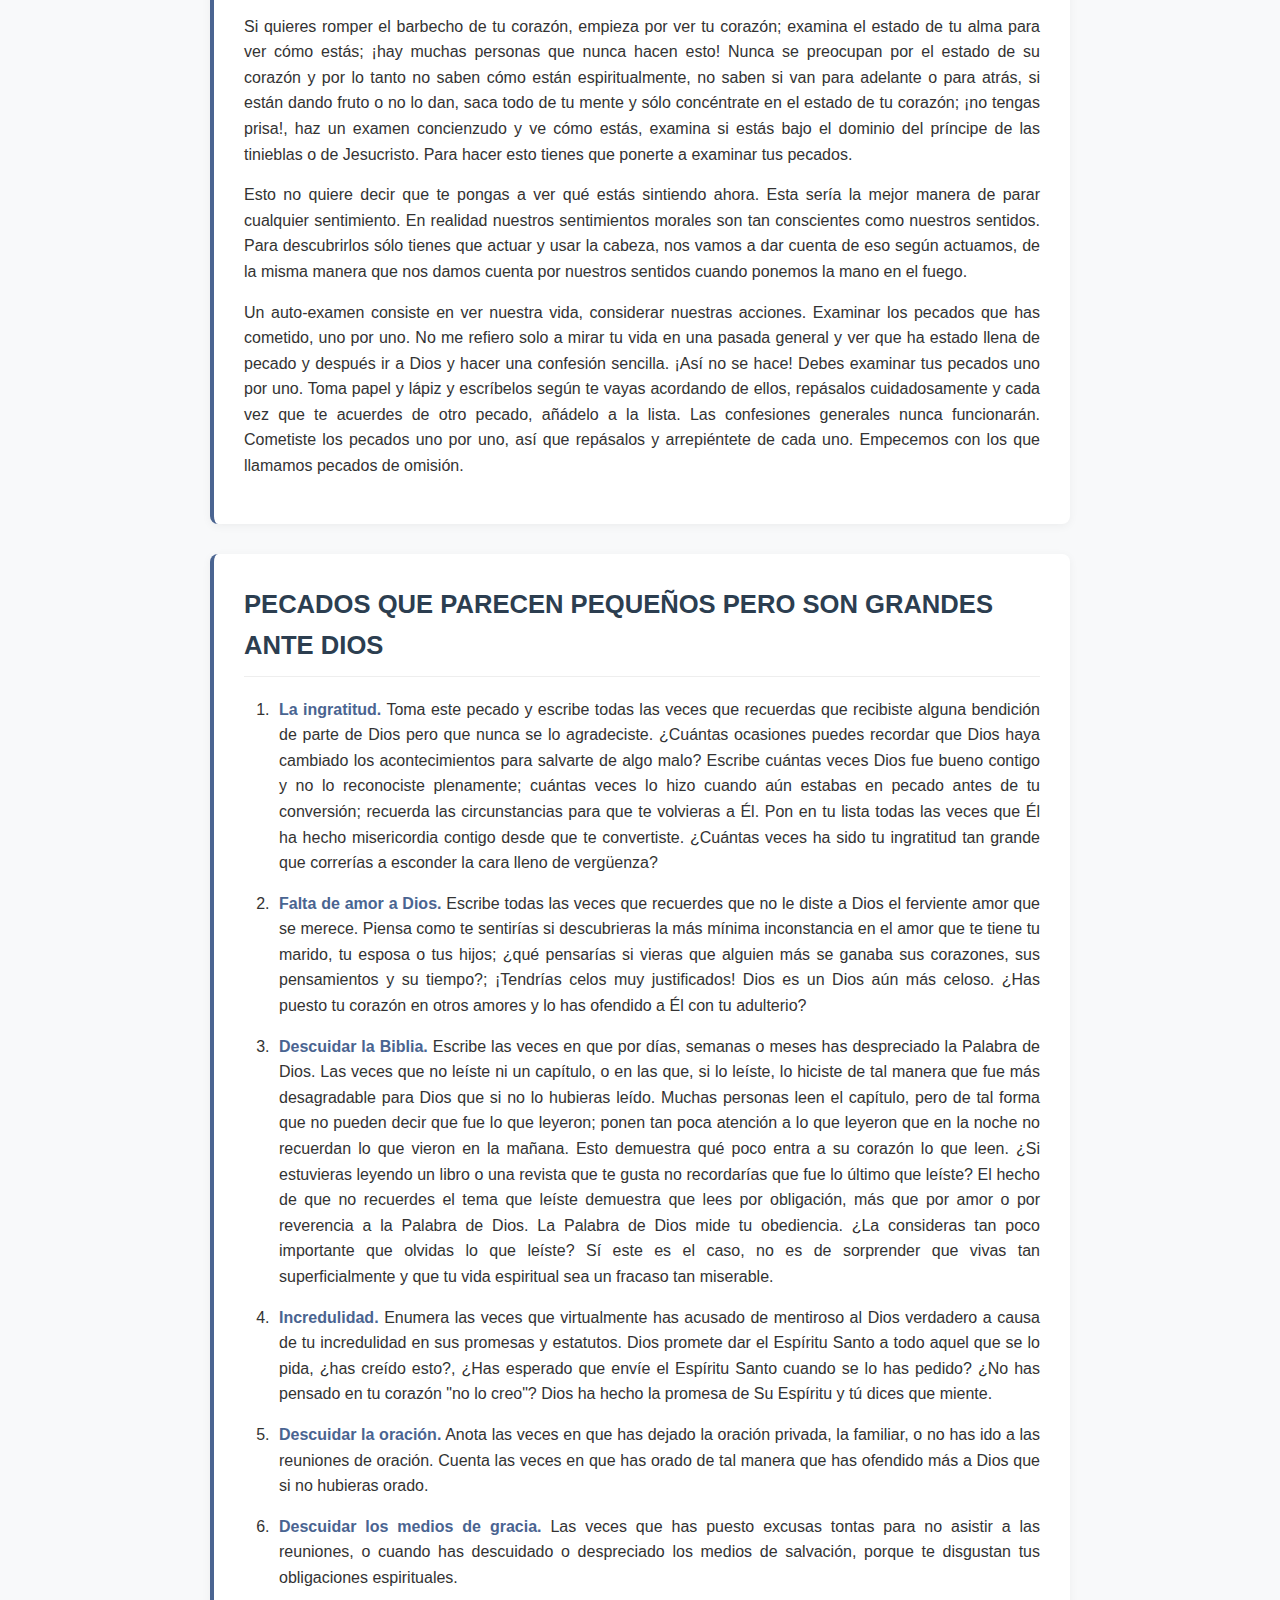
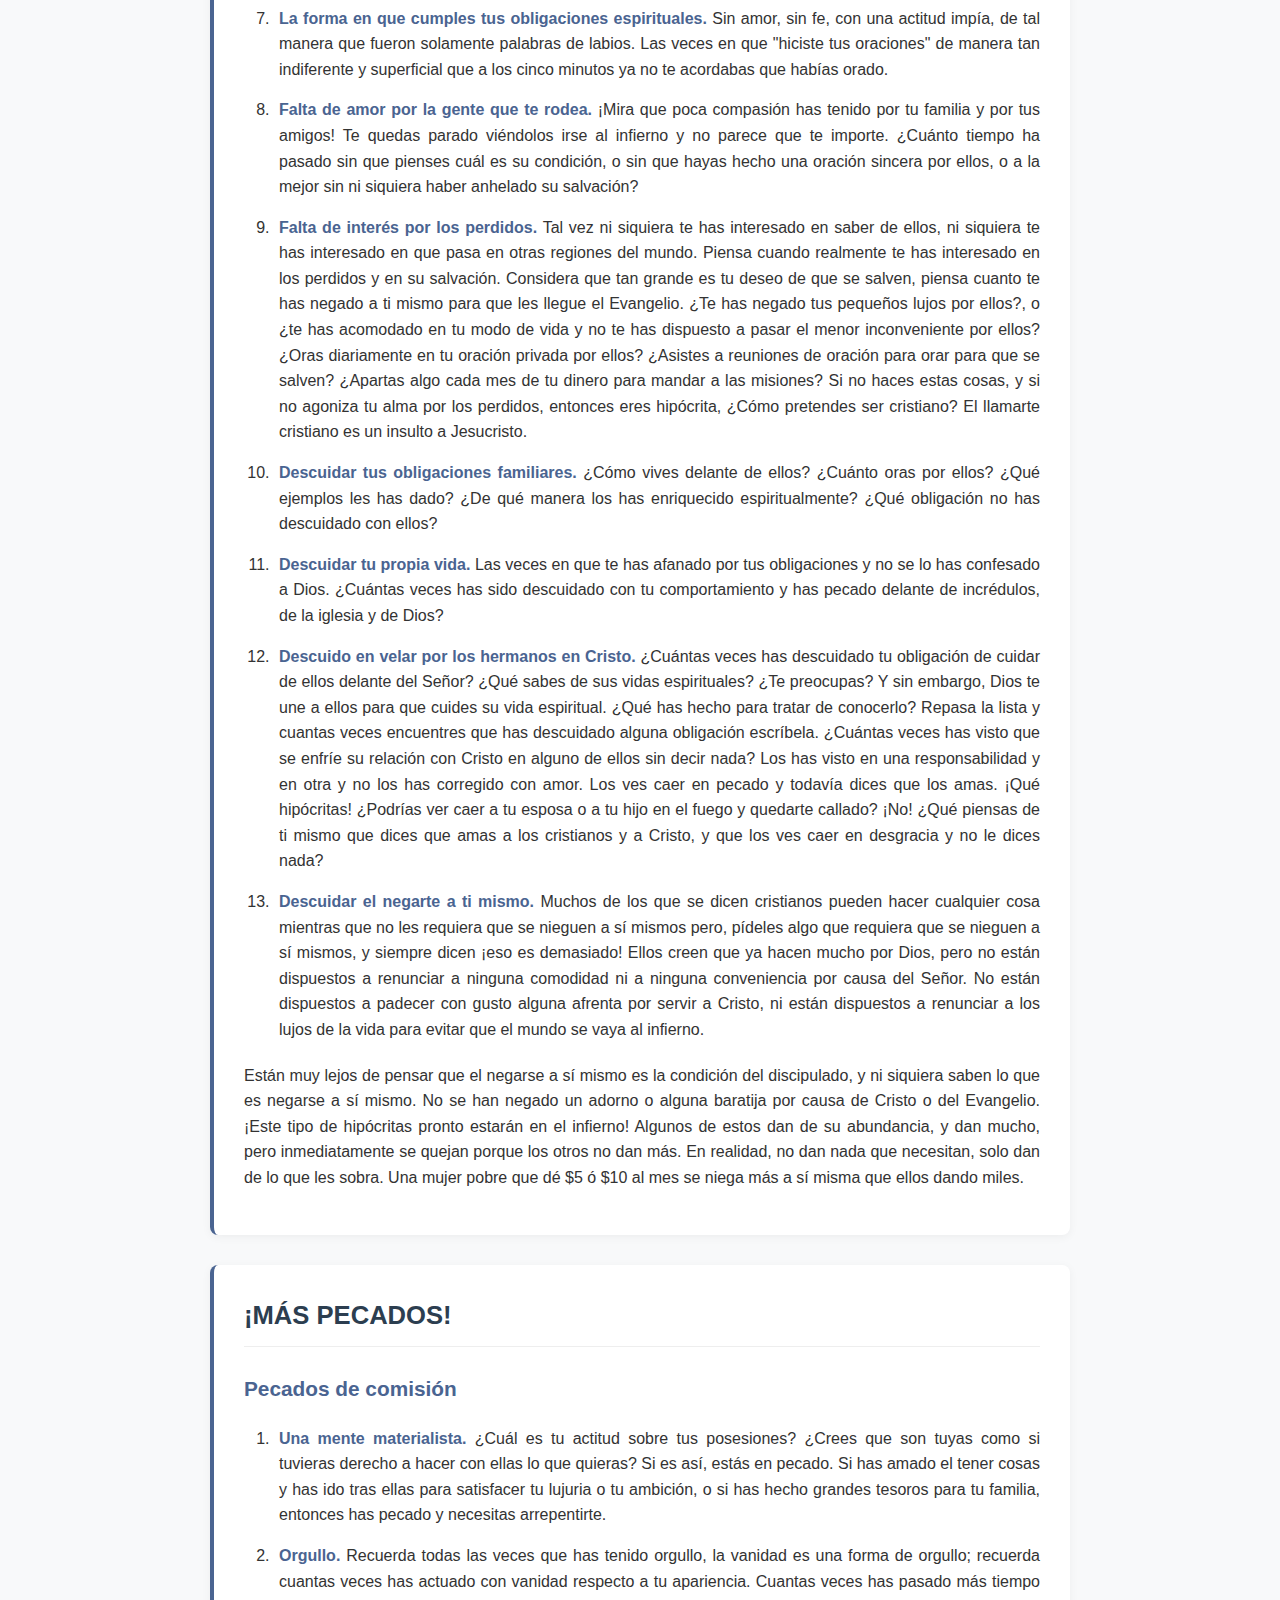
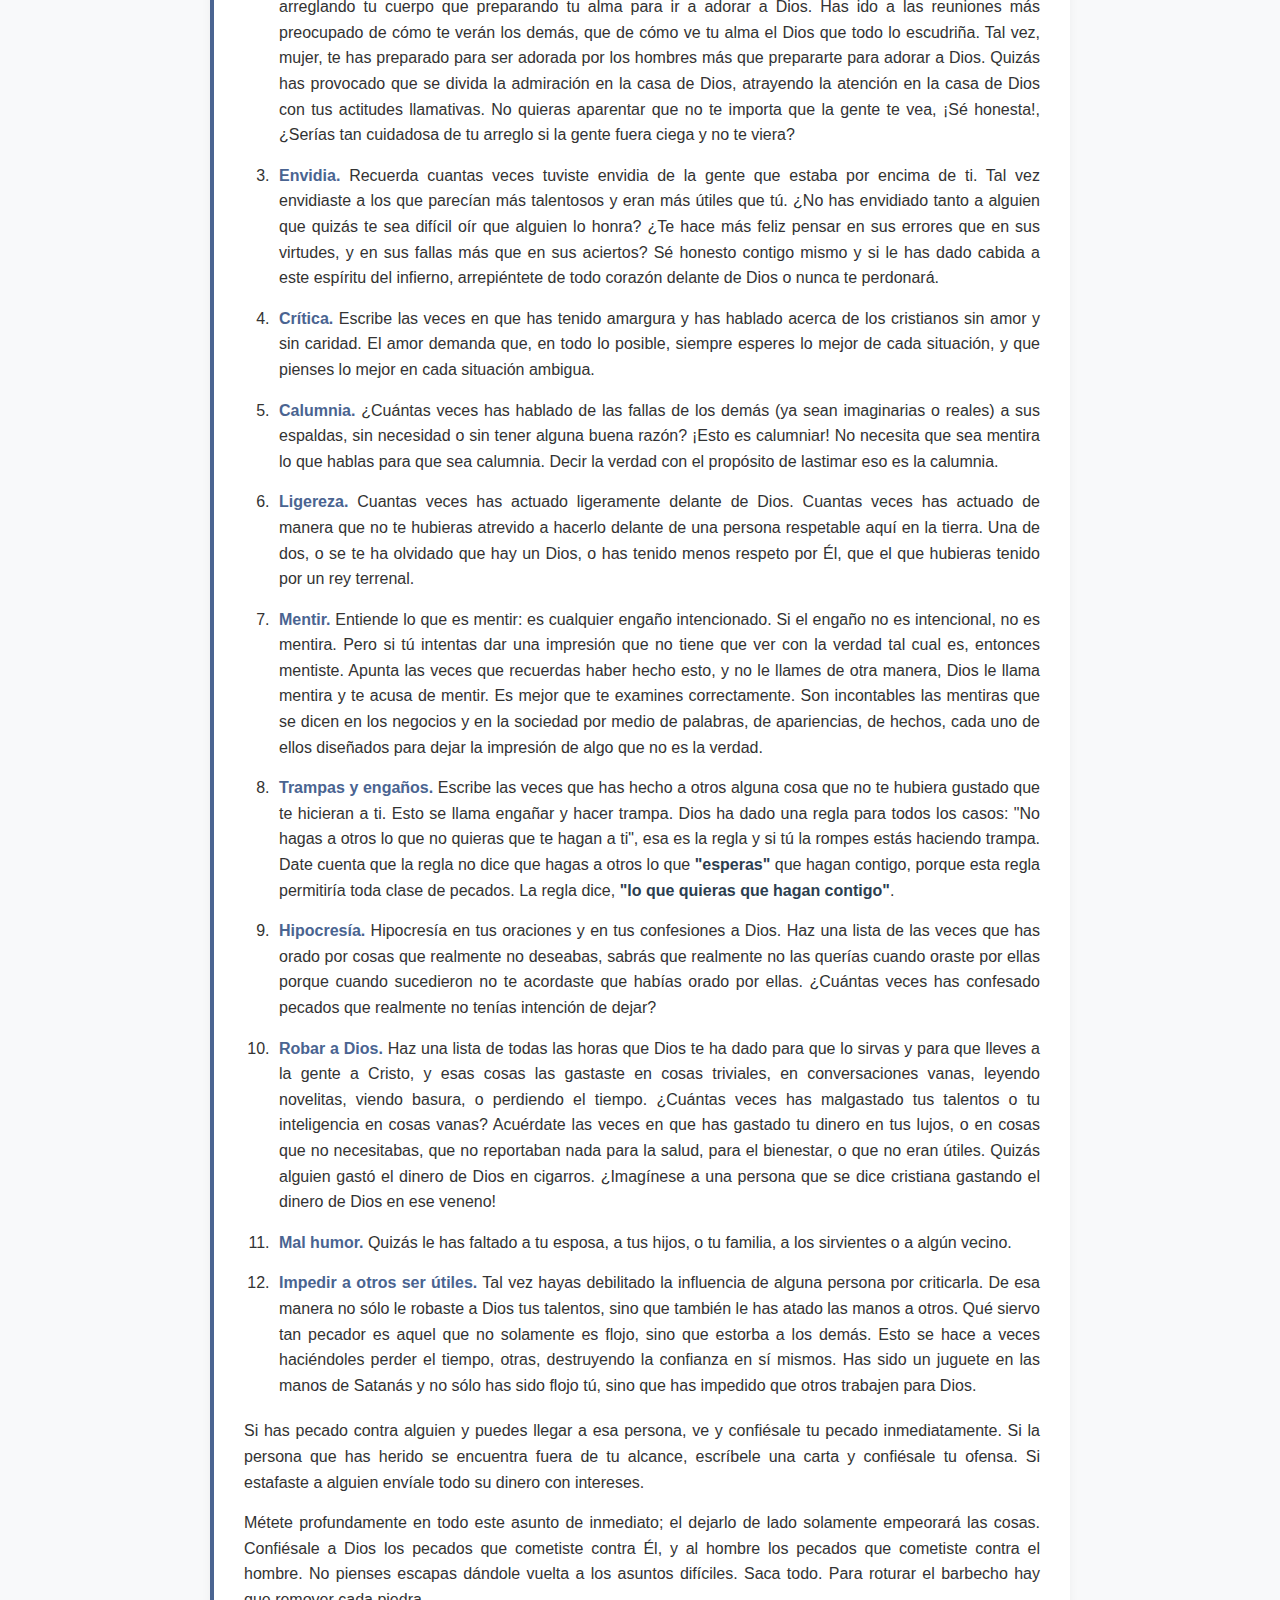
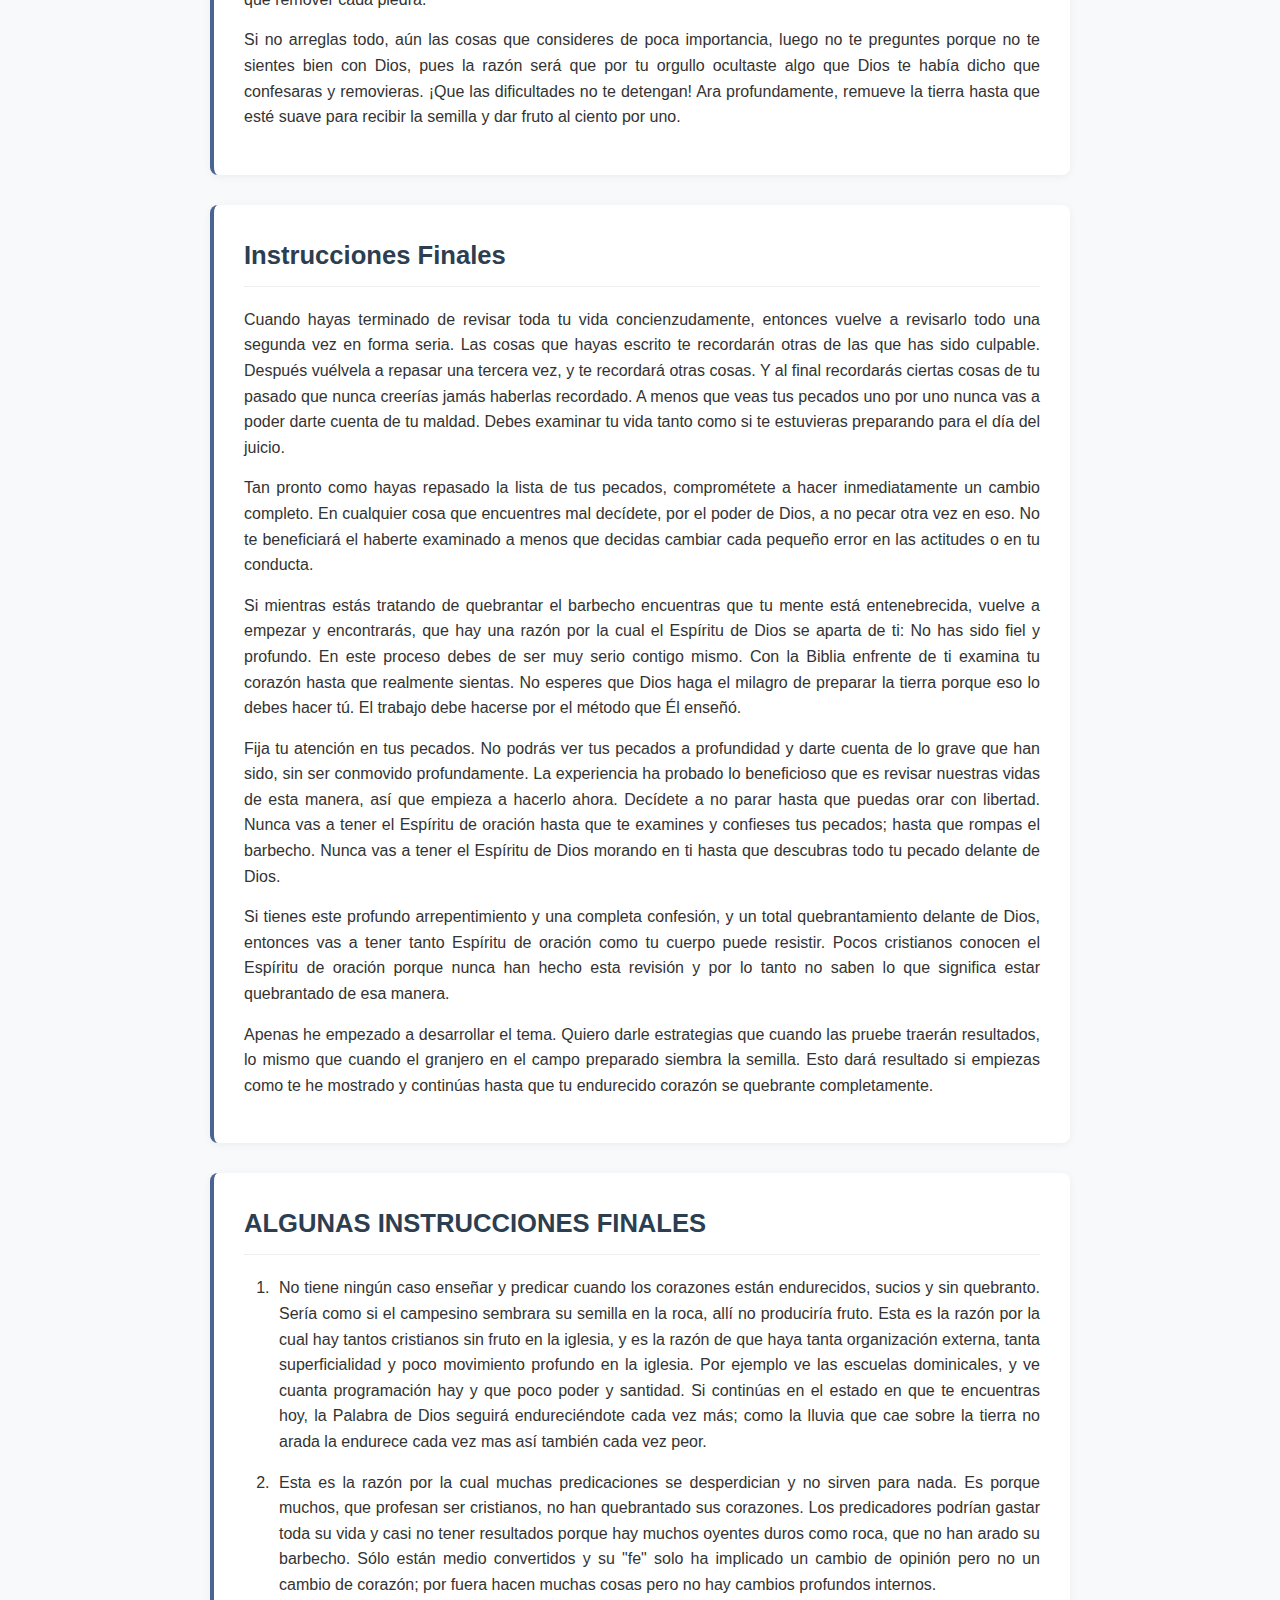
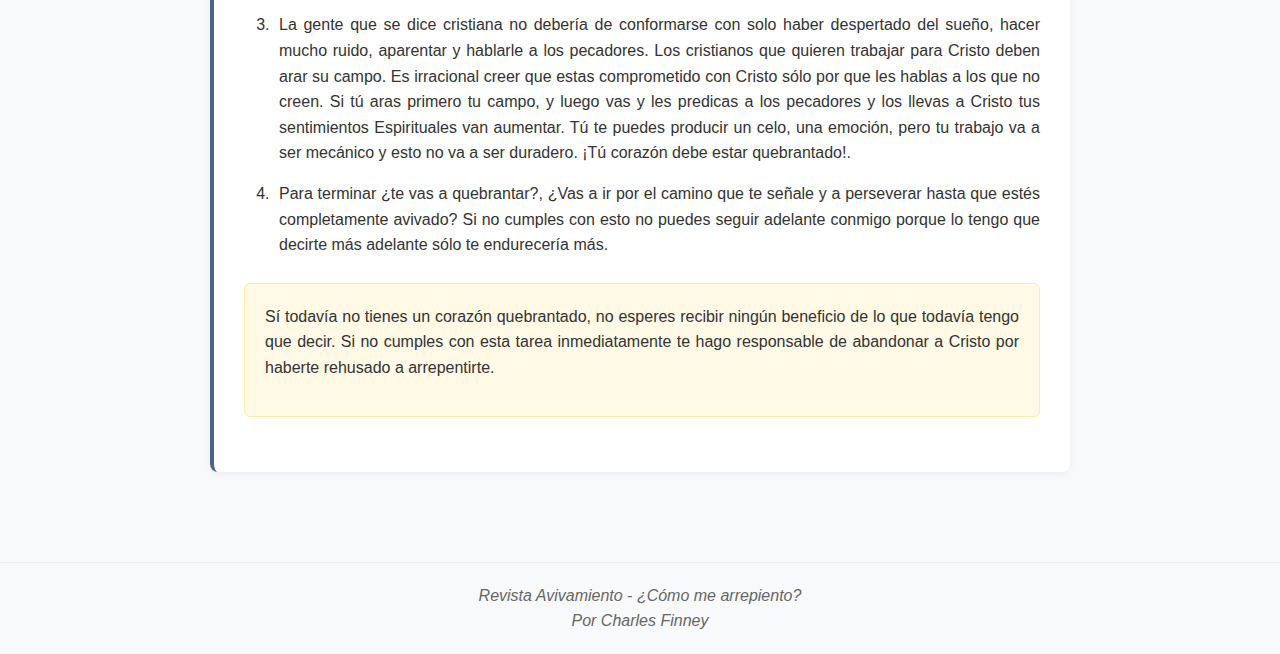
<file: revistas-avivamiento/revistas/como-me-arrepiento/index.html>
<!DOCTYPE html>
<html lang="es">
<head>
    <meta charset="UTF-8">
    <meta name="viewport" content="width=device-width, initial-scale=1.0">
    <title>¿Cómo me arrepiento? - Charles Finney</title>
    <style>
        * {
            margin: 0;
            padding: 0;
            box-sizing: border-box;
            font-family: 'Segoe UI', Tahoma, Geneva, Verdana, sans-serif;
        }

        body {
            background-color: #f8f9fa;
            color: #333;
            line-height: 1.6;
        }

        .container {
            max-width: 900px;
            margin: 0 auto;
            padding: 20px;
        }

        header {
            background: linear-gradient(135deg, #2c3e50, #4a6491);
            color: white;
            padding: 30px 20px;
            text-align: center;
            border-radius: 0 0 10px 10px;
            box-shadow: 0 4px 12px rgba(0,0,0,0.1);
            margin-bottom: 30px;
        }

        .header-content {
            display: flex;
            justify-content: space-between;
            align-items: center;
            max-width: 900px;
            margin: 0 auto;
        }

        .author-info {
            text-align: left;
        }

        .author-name {
            font-size: 1.5rem;
            margin-bottom: 5px;
        }

        .print-button {
            background: rgba(255,255,255,0.2);
            border: 1px solid rgba(255,255,255,0.3);
            color: white;
            padding: 8px 15px;
            border-radius: 4px;
            cursor: pointer;
            font-weight: bold;
            transition: background 0.3s;
        }

        .print-button:hover {
            background: rgba(255,255,255,0.3);
        }

        .main-title {
            text-align: center;
            font-size: 2rem;
            margin: 30px 0 10px;
            color: #2c3e50;
        }

        .content-section {
            background: white;
            border-radius: 8px;
            padding: 30px;
            margin-bottom: 30px;
            box-shadow: 0 2px 10px rgba(0,0,0,0.05);
            border-left: 4px solid #4a6491;
        }

        h2 {
            color: #2c3e50;
            margin-bottom: 20px;
            padding-bottom: 10px;
            border-bottom: 1px solid #eee;
            font-size: 1.6rem;
        }

        h3 {
            color: #4a6491;
            margin: 25px 0 15px;
            font-size: 1.3rem;
        }

        p {
            margin-bottom: 15px;
            text-align: justify;
        }

        .scripture {
            background-color: #f0f4f8;
            border-left: 4px solid #8ba3c7;
            padding: 15px;
            margin: 20px 0;
            font-style: italic;
            border-radius: 0 4px 4px 0;
        }

        .scripture-ref {
            display: block;
            text-align: right;
            font-weight: bold;
            margin-top: 10px;
            color: #5a738f;
        }

        .highlight-box {
            background-color: #fff9e6;
            border: 1px solid #ffeaa7;
            border-radius: 6px;
            padding: 20px;
            margin: 25px 0;
        }

        .editors-note {
            text-align: center;
            margin: 30px 0;
            padding: 20px;
            font-weight: bold;
            font-size: 1.1rem;
            background-color: #f0f4f8;
            border-radius: 6px;
            border-top: 2px solid #4a6491;
            border-bottom: 2px solid #4a6491;
        }

        .emphasis {
            font-weight: bold;
            color: #2c3e50;
        }

        .red-emphasis {
            color: #8B0000;
            font-weight: bold;
        }

        footer {
            text-align: center;
            margin-top: 40px;
            padding: 20px;
            color: #666;
            border-top: 1px solid #eee;
            font-style: italic;
        }

        .editorial-container {
            background-color: white;
            border-radius: 8px;
            padding: 30px;
            margin-bottom: 30px;
            box-shadow: 0 2px 10px rgba(0,0,0,0.05);
            border-left: 4px solid #4a6491;
        }

        .editorial-title {
            color: #2c3e50;
            font-weight: bold;
            font-size: 1.4rem;
            margin-bottom: 15px;
        }

        .sin-list {
            margin: 20px 0 20px 30px;
        }

        .sin-list li {
            margin-bottom: 15px;
            text-align: justify;
            padding-left: 5px;
        }

        .sin-list li strong {
            color: #4a6491;
        }

        .sub-section-title {
            font-size: 1.2rem;
            color: #8B0000;
            margin: 25px 0 15px;
            font-weight: bold;
        }

        @media (max-width: 768px) {
            .container {
                padding: 10px;
            }

            header {
                padding: 20px 15px;
            }

            .header-content {
                flex-direction: column;
                text-align: center;
            }

            .author-info {
                text-align: center;
                margin-bottom: 15px;
            }

            .main-title {
                font-size: 1.7rem;
            }

            .content-section {
                padding: 20px;
            }
        }
    </style>
</head>
<body>
<header>
    <div class="header-content">
        <div class="author-info">
            <div class="author-name">Por Charles Finney</div>
            <div>¿CÓMO ME ARREPIENTO?</div>
        </div>
        <button class="print-button" onclick="window.print()">Imprimir este Número</button>
    </div>
</header>

<div class="container">
    <div class="editorial-container">
        <div class="editorial-title">EDITORIAL</div>

        <p>En nuestro número anterior presentamos una reedición especial acerca del mensaje de arrepentimiento y vimos que ésta es la clave para entrar al reino de los cielos y para una vida espiritual sólida y triunfante. ¡Tenemos que reconocerlo! El mensaje Bíblico de arrepentimiento es el ingrediente que brilla por su ausencia en mucho del Evangelio que se predica actualmente, por eso existe tanta derrota en miles de personas. Se habla del amor, de prosperidad, de éxito y de mil cosas más, pero se omite, cuidadosamente, explicar qué tipo de arrepentimiento Jesús pide de nosotros.</p>

        <p>Para el lector serio y para la persona realmente interesada en su vida espiritual, no basta saber que es necesario arrepentirse; eso es solo la teoría y no le traerá ningún beneficio. La persona con inclinaciones espirituales dice: <span class="emphasis">"¡Quiero hacerlo!"</span> <span class="emphasis">"¡Lo necesito hoy mismo!"</span> <span class="emphasis">"¿Cómo me arrepiento?"</span></p>

        <p>La respuesta a esa última pregunta es muy importante, pues, recordemos que aunque el arrepentimiento es inducido por el Espíritu Santo, no es algo mágico, el hombre tiene que responder de su libre voluntad adecuadamente al llamado de Dios.</p>

        <p>Si una persona se siente sucia, vil y manchada ante Dios por sus pecados; si alguno se ha dado cuenta de que es un esclavo de ciertos vicios o pecados y por más que lucha no puede salir de ellos; o si otro se sabe perdido por haber hecho tanto mal y desea arreglarse con el Señor: estos son ejemplos de la acción del Espíritu en sus vidas; si usted se encuentra en un caso similar, no importa si es cristiano o inconverso: <span class="red-emphasis">¡Ahora falta que responda en arrepentimiento y haga su parte!</span></p>

        <div class="highlight-box">
            <p>Recuérdelo: <span class="red-emphasis">usted tiene una libre voluntad y si usted no se arrepiente <strong>nadie lo hará en su lugar.</strong></span></p>
        </div>

        <p>Si su pregunta sincera es <span class="emphasis">¿Y cómo me arrepiento?</span>, No se preocupe; en este número de avivamiento dejaremos que nos conteste un reconocido experto en esos asuntos, el evangelista Carlos G. Finney; un predicador, maestro y pastor, que vivió en el siglo pasado y que ha sido considerado por muchos el evangelista más grande de los Estados Unidos, grande no porque fuera ostentoso o muy famoso, sino porque en efecto, él fue un instrumento divino para lograr la conversión de más de 500,000 almas a Cristo. Conversiones que por cierto, permanecían casi todas hasta el fin de sus vidas. Los mensajes prácticos, bíblicos y sencillos de este clásico de los evangelistas, no fallaban en producir resultados en las almas sinceras. Confiamos en que ahora tampoco, pues la palabra de Dios nunca pierde su efectividad; solo es necesario obedecer con fe.</p>

        <p>Lea este número y al final tenga<br>
            Un genuino y profundo arrepentimiento.</p>

        <div class="editors-note">
            ATENTAMENTE<br>
            <strong>Los Editores</strong>
        </div>
    </div>

    <h1 class="main-title">COMO TENER UN AVIVAMIENTO ESPIRITUAL EN TU PROPIA VIDA</h1>
    <div style="text-align: center; margin-bottom: 30px; font-style: italic; color: #4a6491;">Por: Carlos G. Finney</div>
    <div style="text-align: center; margin-bottom: 30px; font-size: 0.9rem; color: #666;">(Tomado del libro REVIVAL LECTURES publicado por FLEMING H. REVELL COMPANY)</div>

    <div class="content-section">
        <div class="scripture">
            <strong>"Haced para vosotros barbecho; porque es tiempo de buscar a Jehová, hasta que venga y os enseñe justicia"</strong>
            <span class="scripture-ref">Oseas 10:12</span>
        </div>

        <p>Los hebreos eran gente de campo, por eso es muy común que la Biblia traiga ejemplos sobre labores en el campo y el trato con el ganado, pues eran cosas que ellos entendían muy bien. Así que cuando el profeta Oseas se dirigió a Israel como una nación de apóstatas, condenando su idolatría y amenazándoles con el juicio de Dios, usó el barbecho para ilustrarles lo que tenían que hacer si querían volver a tener su favor. El barbecho es un suelo que alguna vez fue labrado pero que en el presente no se ocupa. Debe ser arado <span class="emphasis">(roturado)</span> otra vez antes de que esté listo para que se vuelva a sembrar en él.</p>

        <p>Hoy deseo mostrar como tener un avivamiento espiritual.</p>

        <p>Un avivamiento consta de dos partes: 1) avivar la iglesia y, 2) avivar a los inconversos. Explicaré ahora como tener un avivamiento <span class="emphasis">dentro</span> de la iglesia. Primero vamos a examinar lo que significa <span class="emphasis">"hacer para vosotros barbecho"</span> y después veremos <span class="emphasis">cómo</span> hacerlo.</p>
    </div>

    <div class="content-section">
        <h2>¿QUÉ SIGNIFICA "HACER PARA VOSOTROS BARBECHO"?</h2>

        <p>Arad el barbecho quiere decir: <span class="red-emphasis">quebrar tu corazón.</span> Quiere decir que te prepares para dar fruto para Dios. La Biblia a menudo se refiere al alma como la tierra y a la Palabra de Dios como la semilla que siembra en ella. El fruto representa los deseos y las acciones de las personas que reciben la palabra. Arar la tierra quiere decir traer el alma a un estado apropiado para recibir la Palabra de Dios, porque tu corazón a veces está tan endurecido y tan seco que no dará fruto hasta que sea quebrantado, y quede listo para recibir la Palabra. Suavizar el corazón para sentir la verdad es a lo que el profeta le llama <span class="emphasis">"hacer para vosotros barbecho"</span>.</p>
    </div>

    <div class="content-section">
        <h2>¿CÓMO SE PUEDE QUEBRANTAR UN CORAZÓN DURO?</h2>

        <p>No se hará tratando de sentir. La gente se equivoca a menudo en este punto por no fijarse en cómo actúa la mente. Hablan acerca de <span class="emphasis">"sentimientos espirituales"</span>, como si pudieran por sí mismos atraer emociones. Pero la mente no trabaja así. Nadie puede sentir algo sólo por proponérselo, ya que las emociones no están directamente bajo nuestro control. No podemos forzarnos a sentir emociones porque son estados involuntarios que se producen por circunstancias que los provocan.</p>

        <p>Sin embargo, las emociones pueden ser controladas de manera indirecta. ¡Esto es obvio! Si no pudiéramos controlar nuestras emociones, de alguna manera nuestras emociones no tendrían ningún valor moral para bien o para mal. No podemos decir: "ahora voy a sentir compasión por esta persona", pero sí podemos fijar nuestra atención en ella y observarla hasta que se despierte la compasión. Un padre que está lejos de su familia si piensa en su esposa y en sus hijos, ¿no sentirá algo?; pero no va a sentir sólo por decir: "ahora voy a tener sentimientos hacia mi familia", pero sí puede poner su atención sobre lo que quiere sentir y de esta manera traer la emoción adecuada.</p>

        <p>Si una persona piensa en su enemigo va a venir a él un sentimiento de odio. De la misma manera que si alguien piensa en Dios y mantiene su pensamiento en alguna faceta de su carácter va a sentir una emoción de acuerdo a donde su mente está puesta; si es amigo de Dios y contempla su gracia y santidad, brotarán en él sentimientos de complacencia, pero si es enemigo de Dios y está pensando en el carácter de Dios, va a tener un sentimiento hostil hacia Dios.</p>

        <p>Si quieres romper la dureza de tu corazón y quieres hacerte sensible a las cosas espirituales, tendrás que esforzarte al igual que para lograr cualquier cosa. En lugar de andar todo distraído y esperar que, sólo porque vayas a unas cuantas reuniones, se despertará tu alma, tienes que enfocarte para lograr eso que esperas. Hacer que tu mente se vuelva sensible a las cosas espirituales es fácil. Dios puso tu mente bajo tu control, de la misma manera que puedes controlar tus piernas y brazos. ¡Si la gente controlara sus piernas tan irracionalmente como controla sus sentimientos, nunca iría a ningún lado!</p>

        <p>Si quieres romper el barbecho de tu corazón, empieza por ver tu corazón; examina el estado de tu alma para ver cómo estás; ¡hay muchas personas que nunca hacen esto! Nunca se preocupan por el estado de su corazón y por lo tanto no saben cómo están espiritualmente, no saben si van para adelante o para atrás, si están dando fruto o no lo dan, saca todo de tu mente y sólo concéntrate en el estado de tu corazón; ¡no tengas prisa!, haz un examen concienzudo y ve cómo estás, examina si estás bajo el dominio del príncipe de las tinieblas o de Jesucristo. Para hacer esto tienes que ponerte a examinar tus pecados.</p>

        <p>Esto no quiere decir que te pongas a ver qué estás sintiendo ahora. Esta sería la mejor manera de parar cualquier sentimiento. En realidad nuestros sentimientos morales son tan conscientes como nuestros sentidos. Para descubrirlos sólo tienes que actuar y usar la cabeza, nos vamos a dar cuenta de eso según actuamos, de la misma manera que nos damos cuenta por nuestros sentidos cuando ponemos la mano en el fuego.</p>

        <p>Un auto-examen consiste en ver nuestra vida, considerar nuestras acciones. Examinar los pecados que has cometido, uno por uno. No me refiero solo a mirar tu vida en una pasada general y ver que ha estado llena de pecado y después ir a Dios y hacer una confesión sencilla. ¡Así no se hace! Debes examinar tus pecados uno por uno. Toma papel y lápiz y escríbelos según te vayas acordando de ellos, repásalos cuidadosamente y cada vez que te acuerdes de otro pecado, añádelo a la lista. Las confesiones generales nunca funcionarán. Cometiste los pecados uno por uno, así que repásalos y arrepiéntete de cada uno. Empecemos con los que llamamos pecados de omisión.</p>
    </div>

    <div class="content-section">
        <h2>PECADOS QUE PARECEN PEQUEÑOS PERO SON GRANDES ANTE DIOS</h2>

        <ol class="sin-list">
            <li><strong>La ingratitud.</strong> Toma este pecado y escribe todas las veces que recuerdas que recibiste alguna bendición de parte de Dios pero que nunca se lo agradeciste. ¿Cuántas ocasiones puedes recordar que Dios haya cambiado los acontecimientos para salvarte de algo malo? Escribe cuántas veces Dios fue bueno contigo y no lo reconociste plenamente; cuántas veces lo hizo cuando aún estabas en pecado antes de tu conversión; recuerda las circunstancias para que te volvieras a Él. Pon en tu lista todas las veces que Él ha hecho misericordia contigo desde que te convertiste. ¿Cuántas veces ha sido tu ingratitud tan grande que correrías a esconder la cara lleno de vergüenza?</li>

            <li><strong>Falta de amor a Dios.</strong> Escribe todas las veces que recuerdes que no le diste a Dios el ferviente amor que se merece. Piensa como te sentirías si descubrieras la más mínima inconstancia en el amor que te tiene tu marido, tu esposa o tus hijos; ¿qué pensarías si vieras que alguien más se ganaba sus corazones, sus pensamientos y su tiempo?; ¡Tendrías celos muy justificados! Dios es un Dios aún más celoso. ¿Has puesto tu corazón en otros amores y lo has ofendido a Él con tu adulterio?</li>

            <li><strong>Descuidar la Biblia.</strong> Escribe las veces en que por días, semanas o meses has despreciado la Palabra de Dios. Las veces que no leíste ni un capítulo, o en las que, si lo leíste, lo hiciste de tal manera que fue más desagradable para Dios que si no lo hubieras leído. Muchas personas leen el capítulo, pero de tal forma que no pueden decir que fue lo que leyeron; ponen tan poca atención a lo que leyeron que en la noche no recuerdan lo que vieron en la mañana. Esto demuestra qué poco entra a su corazón lo que leen. ¿Si estuvieras leyendo un libro o una revista que te gusta no recordarías que fue lo último que leíste? El hecho de que no recuerdes el tema que leíste demuestra que lees por obligación, más que por amor o por reverencia a la Palabra de Dios. La Palabra de Dios mide tu obediencia. ¿La consideras tan poco importante que olvidas lo que leíste? Sí este es el caso, no es de sorprender que vivas tan superficialmente y que tu vida espiritual sea un fracaso tan miserable.</li>

            <li><strong>Incredulidad.</strong> Enumera las veces que virtualmente has acusado de mentiroso al Dios verdadero a causa de tu incredulidad en sus promesas y estatutos. Dios promete dar el Espíritu Santo a todo aquel que se lo pida, ¿has creído esto?, ¿Has esperado que envíe el Espíritu Santo cuando se lo has pedido? ¿No has pensado en tu corazón "no lo creo"? Dios ha hecho la promesa de Su Espíritu y tú dices que miente.</li>

            <li><strong>Descuidar la oración.</strong> Anota las veces en que has dejado la oración privada, la familiar, o no has ido a las reuniones de oración. Cuenta las veces en que has orado de tal manera que has ofendido más a Dios que si no hubieras orado.</li>

            <li><strong>Descuidar los medios de gracia.</strong> Las veces que has puesto excusas tontas para no asistir a las reuniones, o cuando has descuidado o despreciado los medios de salvación, porque te disgustan tus obligaciones espirituales.</li>

            <li><strong>La forma en que cumples tus obligaciones espirituales.</strong> Sin amor, sin fe, con una actitud impía, de tal manera que fueron solamente palabras de labios. Las veces en que "hiciste tus oraciones" de manera tan indiferente y superficial que a los cinco minutos ya no te acordabas que habías orado.</li>

            <li><strong>Falta de amor por la gente que te rodea.</strong> ¡Mira que poca compasión has tenido por tu familia y por tus amigos! Te quedas parado viéndolos irse al infierno y no parece que te importe. ¿Cuánto tiempo ha pasado sin que pienses cuál es su condición, o sin que hayas hecho una oración sincera por ellos, o a la mejor sin ni siquiera haber anhelado su salvación?</li>

            <li><strong>Falta de interés por los perdidos.</strong> Tal vez ni siquiera te has interesado en saber de ellos, ni siquiera te has interesado en que pasa en otras regiones del mundo. Piensa cuando realmente te has interesado en los perdidos y en su salvación. Considera que tan grande es tu deseo de que se salven, piensa cuanto te has negado a ti mismo para que les llegue el Evangelio. ¿Te has negado tus pequeños lujos por ellos?, o ¿te has acomodado en tu modo de vida y no te has dispuesto a pasar el menor inconveniente por ellos? ¿Oras diariamente en tu oración privada por ellos? ¿Asistes a reuniones de oración para orar para que se salven? ¿Apartas algo cada mes de tu dinero para mandar a las misiones? Si no haces estas cosas, y si no agoniza tu alma por los perdidos, entonces eres hipócrita, ¿Cómo pretendes ser cristiano? El llamarte cristiano es un insulto a Jesucristo.</li>

            <li><strong>Descuidar tus obligaciones familiares.</strong> ¿Cómo vives delante de ellos? ¿Cuánto oras por ellos? ¿Qué ejemplos les has dado? ¿De qué manera los has enriquecido espiritualmente? ¿Qué obligación no has descuidado con ellos?</li>

            <li><strong>Descuidar tu propia vida.</strong> Las veces en que te has afanado por tus obligaciones y no se lo has confesado a Dios. ¿Cuántas veces has sido descuidado con tu comportamiento y has pecado delante de incrédulos, de la iglesia y de Dios?</li>

            <li><strong>Descuido en velar por los hermanos en Cristo.</strong> ¿Cuántas veces has descuidado tu obligación de cuidar de ellos delante del Señor? ¿Qué sabes de sus vidas espirituales? ¿Te preocupas? Y sin embargo, Dios te une a ellos para que cuides su vida espiritual. ¿Qué has hecho para tratar de conocerlo? Repasa la lista y cuantas veces encuentres que has descuidado alguna obligación escríbela. ¿Cuántas veces has visto que se enfríe su relación con Cristo en alguno de ellos sin decir nada? Los has visto en una responsabilidad y en otra y no los has corregido con amor. Los ves caer en pecado y todavía dices que los amas. ¡Qué hipócritas! ¿Podrías ver caer a tu esposa o a tu hijo en el fuego y quedarte callado? ¡No! ¿Qué piensas de ti mismo que dices que amas a los cristianos y a Cristo, y que los ves caer en desgracia y no le dices nada?</li>

            <li><strong>Descuidar el negarte a ti mismo.</strong> Muchos de los que se dicen cristianos pueden hacer cualquier cosa mientras que no les requiera que se nieguen a sí mismos pero, pídeles algo que requiera que se nieguen a sí mismos, y siempre dicen ¡eso es demasiado! Ellos creen que ya hacen mucho por Dios, pero no están dispuestos a renunciar a ninguna comodidad ni a ninguna conveniencia por causa del Señor. No están dispuestos a padecer con gusto alguna afrenta por servir a Cristo, ni están dispuestos a renunciar a los lujos de la vida para evitar que el mundo se vaya al infierno.</li>
        </ol>

        <p>Están muy lejos de pensar que el negarse a sí mismo es la condición del discipulado, y ni siquiera saben lo que es negarse a sí mismo. No se han negado un adorno o alguna baratija por causa de Cristo o del Evangelio. ¡Este tipo de hipócritas pronto estarán en el infierno! Algunos de estos dan de su abundancia, y dan mucho, pero inmediatamente se quejan porque los otros no dan más. En realidad, no dan nada que necesitan, solo dan de lo que les sobra. Una mujer pobre que dé $5 ó $10 al mes se niega más a sí misma que ellos dando miles.</p>
    </div>

    <div class="content-section">
        <h2>¡MÁS PECADOS!</h2>
        <h3>Pecados de comisión</h3>

        <ol class="sin-list">
            <li><strong>Una mente materialista.</strong> ¿Cuál es tu actitud sobre tus posesiones? ¿Crees que son tuyas como si tuvieras derecho a hacer con ellas lo que quieras? Si es así, estás en pecado. Si has amado el tener cosas y has ido tras ellas para satisfacer tu lujuria o tu ambición, o si has hecho grandes tesoros para tu familia, entonces has pecado y necesitas arrepentirte.</li>

            <li><strong>Orgullo.</strong> Recuerda todas las veces que has tenido orgullo, la vanidad es una forma de orgullo; recuerda cuantas veces has actuado con vanidad respecto a tu apariencia. Cuantas veces has pasado más tiempo arreglando tu cuerpo que preparando tu alma para ir a adorar a Dios. Has ido a las reuniones más preocupado de cómo te verán los demás, que de cómo ve tu alma el Dios que todo lo escudriña. Tal vez, mujer, te has preparado para ser adorada por los hombres más que prepararte para adorar a Dios. Quizás has provocado que se divida la admiración en la casa de Dios, atrayendo la atención en la casa de Dios con tus actitudes llamativas. No quieras aparentar que no te importa que la gente te vea, ¡Sé honesta!, ¿Serías tan cuidadosa de tu arreglo si la gente fuera ciega y no te viera?</li>

            <li><strong>Envidia.</strong> Recuerda cuantas veces tuviste envidia de la gente que estaba por encima de ti. Tal vez envidiaste a los que parecían más talentosos y eran más útiles que tú. ¿No has envidiado tanto a alguien que quizás te sea difícil oír que alguien lo honra? ¿Te hace más feliz pensar en sus errores que en sus virtudes, y en sus fallas más que en sus aciertos? Sé honesto contigo mismo y si le has dado cabida a este espíritu del infierno, arrepiéntete de todo corazón delante de Dios o nunca te perdonará.</li>

            <li><strong>Crítica.</strong> Escribe las veces en que has tenido amargura y has hablado acerca de los cristianos sin amor y sin caridad. El amor demanda que, en todo lo posible, siempre esperes lo mejor de cada situación, y que pienses lo mejor en cada situación ambigua.</li>

            <li><strong>Calumnia.</strong> ¿Cuántas veces has hablado de las fallas de los demás (ya sean imaginarias o reales) a sus espaldas, sin necesidad o sin tener alguna buena razón? ¡Esto es calumniar! No necesita que sea mentira lo que hablas para que sea calumnia. Decir la verdad con el propósito de lastimar eso es la calumnia.</li>

            <li><strong>Ligereza.</strong> Cuantas veces has actuado ligeramente delante de Dios. Cuantas veces has actuado de manera que no te hubieras atrevido a hacerlo delante de una persona respetable aquí en la tierra. Una de dos, o se te ha olvidado que hay un Dios, o has tenido menos respeto por Él, que el que hubieras tenido por un rey terrenal.</li>

            <li><strong>Mentir.</strong> Entiende lo que es mentir: es cualquier engaño intencionado. Si el engaño no es intencional, no es mentira. Pero si tú intentas dar una impresión que no tiene que ver con la verdad tal cual es, entonces mentiste. Apunta las veces que recuerdas haber hecho esto, y no le llames de otra manera, Dios le llama mentira y te acusa de mentir. Es mejor que te examines correctamente. Son incontables las mentiras que se dicen en los negocios y en la sociedad por medio de palabras, de apariencias, de hechos, cada uno de ellos diseñados para dejar la impresión de algo que no es la verdad.</li>

            <li><strong>Trampas y engaños.</strong> Escribe las veces que has hecho a otros alguna cosa que no te hubiera gustado que te hicieran a ti. Esto se llama engañar y hacer trampa. Dios ha dado una regla para todos los casos: "No hagas a otros lo que no quieras que te hagan a ti", esa es la regla y si tú la rompes estás haciendo trampa. Date cuenta que la regla no dice que hagas a otros lo que <span class="emphasis">"esperas"</span> que hagan contigo, porque esta regla permitiría toda clase de pecados. La regla dice, <span class="emphasis">"lo que quieras que hagan contigo"</span>.</li>

            <li><strong>Hipocresía.</strong> Hipocresía en tus oraciones y en tus confesiones a Dios. Haz una lista de las veces que has orado por cosas que realmente no deseabas, sabrás que realmente no las querías cuando oraste por ellas porque cuando sucedieron no te acordaste que habías orado por ellas. ¿Cuántas veces has confesado pecados que realmente no tenías intención de dejar?</li>

            <li><strong>Robar a Dios.</strong> Haz una lista de todas las horas que Dios te ha dado para que lo sirvas y para que lleves a la gente a Cristo, y esas cosas las gastaste en cosas triviales, en conversaciones vanas, leyendo novelitas, viendo basura, o perdiendo el tiempo. ¿Cuántas veces has malgastado tus talentos o tu inteligencia en cosas vanas? Acuérdate las veces en que has gastado tu dinero en tus lujos, o en cosas que no necesitabas, que no reportaban nada para la salud, para el bienestar, o que no eran útiles. Quizás alguien gastó el dinero de Dios en cigarros. ¿Imagínese a una persona que se dice cristiana gastando el dinero de Dios en ese veneno!</li>

            <li><strong>Mal humor.</strong> Quizás le has faltado a tu esposa, a tus hijos, o tu familia, a los sirvientes o a algún vecino.</li>

            <li><strong>Impedir a otros ser útiles.</strong> Tal vez hayas debilitado la influencia de alguna persona por criticarla. De esa manera no sólo le robaste a Dios tus talentos, sino que también le has atado las manos a otros. Qué siervo tan pecador es aquel que no solamente es flojo, sino que estorba a los demás. Esto se hace a veces haciéndoles perder el tiempo, otras, destruyendo la confianza en sí mismos. Has sido un juguete en las manos de Satanás y no sólo has sido flojo tú, sino que has impedido que otros trabajen para Dios.</li>
        </ol>

        <p>Si has pecado contra alguien y puedes llegar a esa persona, ve y confiésale tu pecado inmediatamente. Si la persona que has herido se encuentra fuera de tu alcance, escríbele una carta y confiésale tu ofensa. Si estafaste a alguien envíale todo su dinero con intereses.</p>

        <p>Métete profundamente en todo este asunto de inmediato; el dejarlo de lado solamente empeorará las cosas. Confiésale a Dios los pecados que cometiste contra Él, y al hombre los pecados que cometiste contra el hombre. No pienses escapas dándole vuelta a los asuntos difíciles. Saca todo. Para roturar el barbecho hay que remover cada piedra.</p>

        <p>Si no arreglas todo, aún las cosas que consideres de poca importancia, luego no te preguntes porque no te sientes bien con Dios, pues la razón será que por tu orgullo ocultaste algo que Dios te había dicho que confesaras y removieras. ¡Que las dificultades no te detengan! Ara profundamente, remueve la tierra hasta que esté suave para recibir la semilla y dar fruto al ciento por uno.</p>
    </div>

    <div class="content-section">
        <h2>Instrucciones Finales</h2>

        <p>Cuando hayas terminado de revisar toda tu vida concienzudamente, entonces vuelve a revisarlo todo una segunda vez en forma seria. Las cosas que hayas escrito te recordarán otras de las que has sido culpable. Después vuélvela a repasar una tercera vez, y te recordará otras cosas. Y al final recordarás ciertas cosas de tu pasado que nunca creerías jamás haberlas recordado. A menos que veas tus pecados uno por uno nunca vas a poder darte cuenta de tu maldad. Debes examinar tu vida tanto como si te estuvieras preparando para el día del juicio.</p>

        <p>Tan pronto como hayas repasado la lista de tus pecados, comprométete a hacer inmediatamente un cambio completo. En cualquier cosa que encuentres mal decídete, por el poder de Dios, a no pecar otra vez en eso. No te beneficiará el haberte examinado a menos que decidas cambiar cada pequeño error en las actitudes o en tu conducta.</p>

        <p>Si mientras estás tratando de quebrantar el barbecho encuentras que tu mente está entenebrecida, vuelve a empezar y encontrarás, que hay una razón por la cual el Espíritu de Dios se aparta de ti: No has sido fiel y profundo. En este proceso debes de ser muy serio contigo mismo. Con la Biblia enfrente de ti examina tu corazón hasta que realmente sientas. No esperes que Dios haga el milagro de preparar la tierra porque eso lo debes hacer tú. El trabajo debe hacerse por el método que Él enseñó.</p>

        <p>Fija tu atención en tus pecados. No podrás ver tus pecados a profundidad y darte cuenta de lo grave que han sido, sin ser conmovido profundamente. La experiencia ha probado lo beneficioso que es revisar nuestras vidas de esta manera, así que empieza a hacerlo ahora. Decídete a no parar hasta que puedas orar con libertad. Nunca vas a tener el Espíritu de oración hasta que te examines y confieses tus pecados; hasta que rompas el barbecho. Nunca vas a tener el Espíritu de Dios morando en ti hasta que descubras todo tu pecado delante de Dios.</p>

        <p>Si tienes este profundo arrepentimiento y una completa confesión, y un total quebrantamiento delante de Dios, entonces vas a tener tanto Espíritu de oración como tu cuerpo puede resistir. Pocos cristianos conocen el Espíritu de oración porque nunca han hecho esta revisión y por lo tanto no saben lo que significa estar quebrantado de esa manera.</p>

        <p>Apenas he empezado a desarrollar el tema. Quiero darle estrategias que cuando las pruebe traerán resultados, lo mismo que cuando el granjero en el campo preparado siembra la semilla. Esto dará resultado si empiezas como te he mostrado y continúas hasta que tu endurecido corazón se quebrante completamente.</p>
    </div>

    <div class="content-section">
        <h2>ALGUNAS INSTRUCCIONES FINALES</h2>

        <ol class="sin-list">
            <li>No tiene ningún caso enseñar y predicar cuando los corazones están endurecidos, sucios y sin quebranto. Sería como si el campesino sembrara su semilla en la roca, allí no produciría fruto. Esta es la razón por la cual hay tantos cristianos sin fruto en la iglesia, y es la razón de que haya tanta organización externa, tanta superficialidad y poco movimiento profundo en la iglesia. Por ejemplo ve las escuelas dominicales, y ve cuanta programación hay y que poco poder y santidad. Si continúas en el estado en que te encuentras hoy, la Palabra de Dios seguirá endureciéndote cada vez más; como la lluvia que cae sobre la tierra no arada la endurece cada vez mas así también cada vez peor.</li>

            <li>Esta es la razón por la cual muchas predicaciones se desperdician y no sirven para nada. Es porque muchos, que profesan ser cristianos, no han quebrantado sus corazones. Los predicadores podrían gastar toda su vida y casi no tener resultados porque hay muchos oyentes duros como roca, que no han arado su barbecho. Sólo están medio convertidos y su "fe" solo ha implicado un cambio de opinión pero no un cambio de corazón; por fuera hacen muchas cosas pero no hay cambios profundos internos.</li>

            <li>La gente que se dice cristiana no debería de conformarse con solo haber despertado del sueño, hacer mucho ruido, aparentar y hablarle a los pecadores. Los cristianos que quieren trabajar para Cristo deben arar su campo. Es irracional creer que estas comprometido con Cristo sólo por que les hablas a los que no creen. Si tú aras primero tu campo, y luego vas y les predicas a los pecadores y los llevas a Cristo tus sentimientos Espirituales van aumentar. Tú te puedes producir un celo, una emoción, pero tu trabajo va a ser mecánico y esto no va a ser duradero. ¡Tú corazón debe estar quebrantado!.</li>

            <li>Para terminar ¿te vas a quebrantar?, ¿Vas a ir por el camino que te señale y a perseverar hasta que estés completamente avivado? Si no cumples con esto no puedes seguir adelante conmigo porque lo tengo que decirte más adelante sólo te endurecería más.</li>
        </ol>

        <div class="highlight-box">
            <p>Sí todavía no tienes un corazón quebrantado, no esperes recibir ningún beneficio de lo que todavía tengo que decir. Si no cumples con esta tarea inmediatamente te hago responsable de abandonar a Cristo por haberte rehusado a arrepentirte.</p>
        </div>
    </div>
</div>

<footer>
    Revista Avivamiento - ¿Cómo me arrepiento?<br>
    Por Charles Finney
</footer>
</body>
</html>
</file>
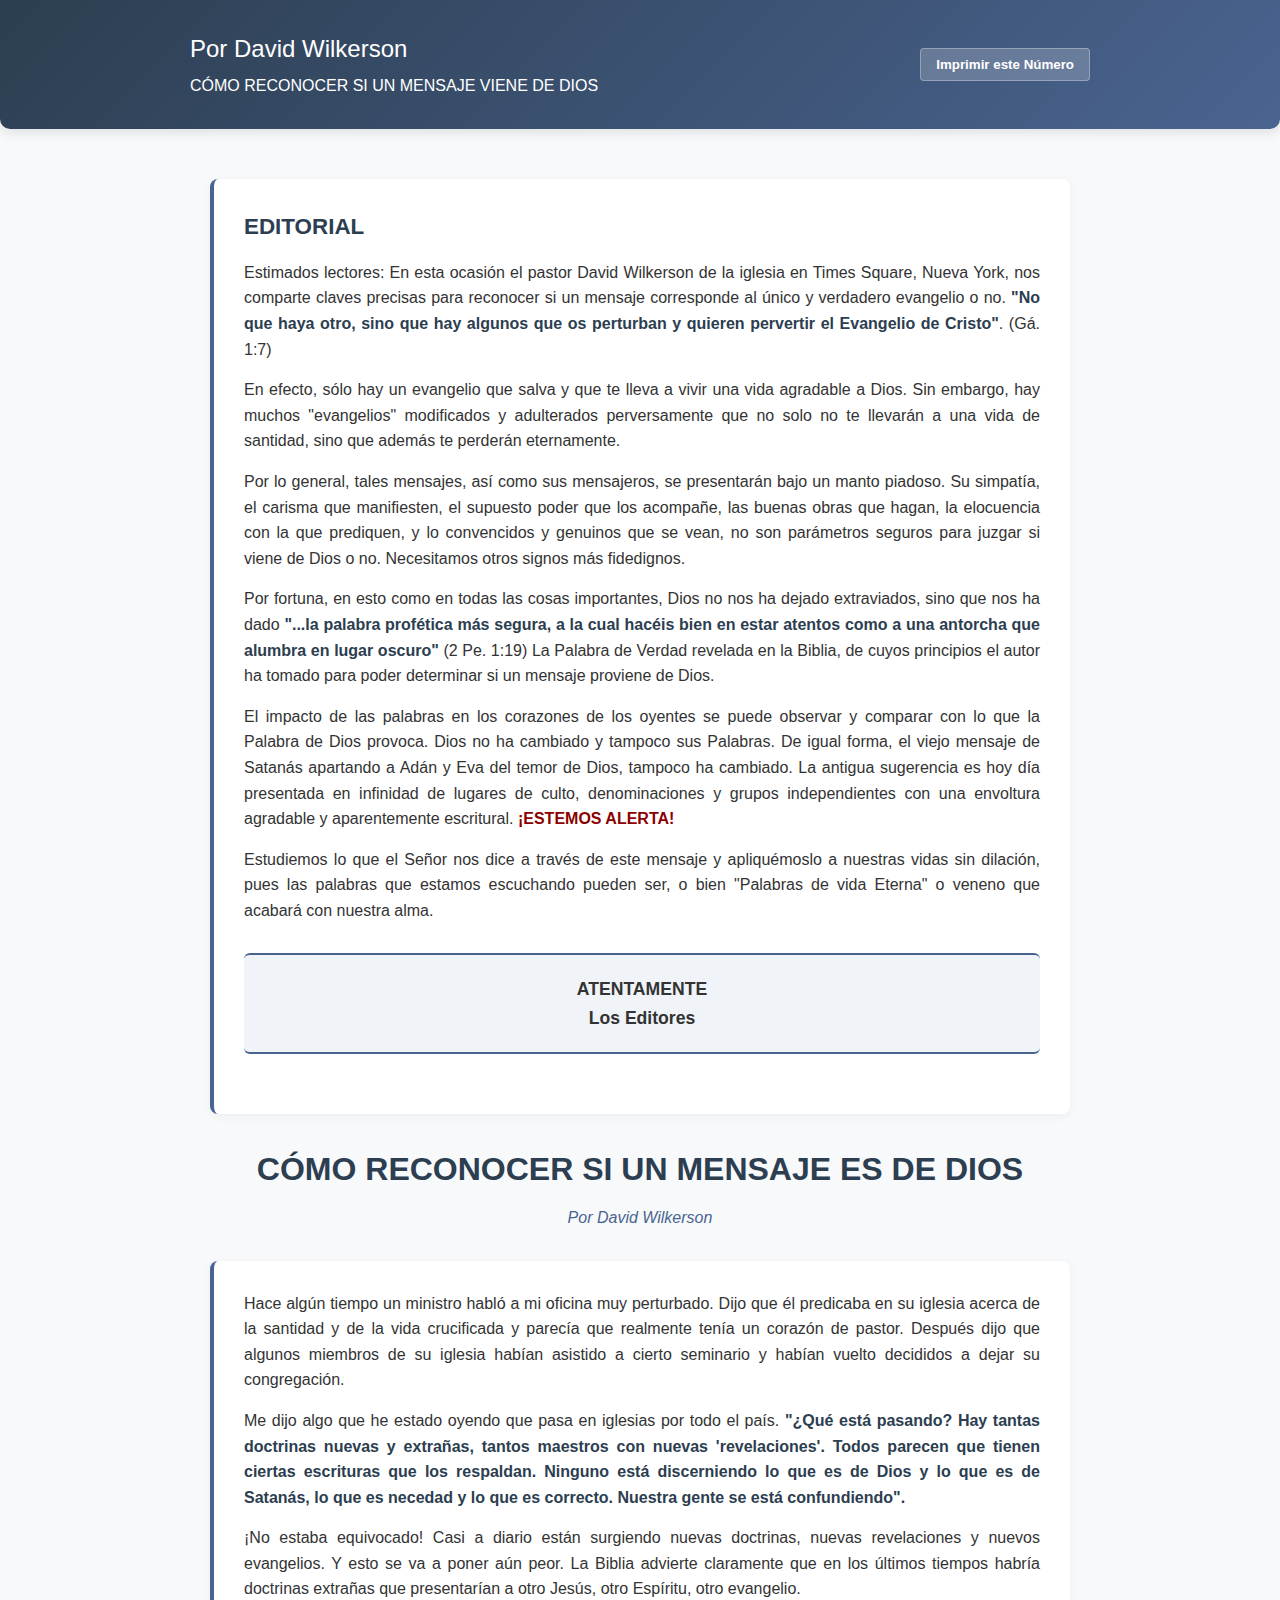
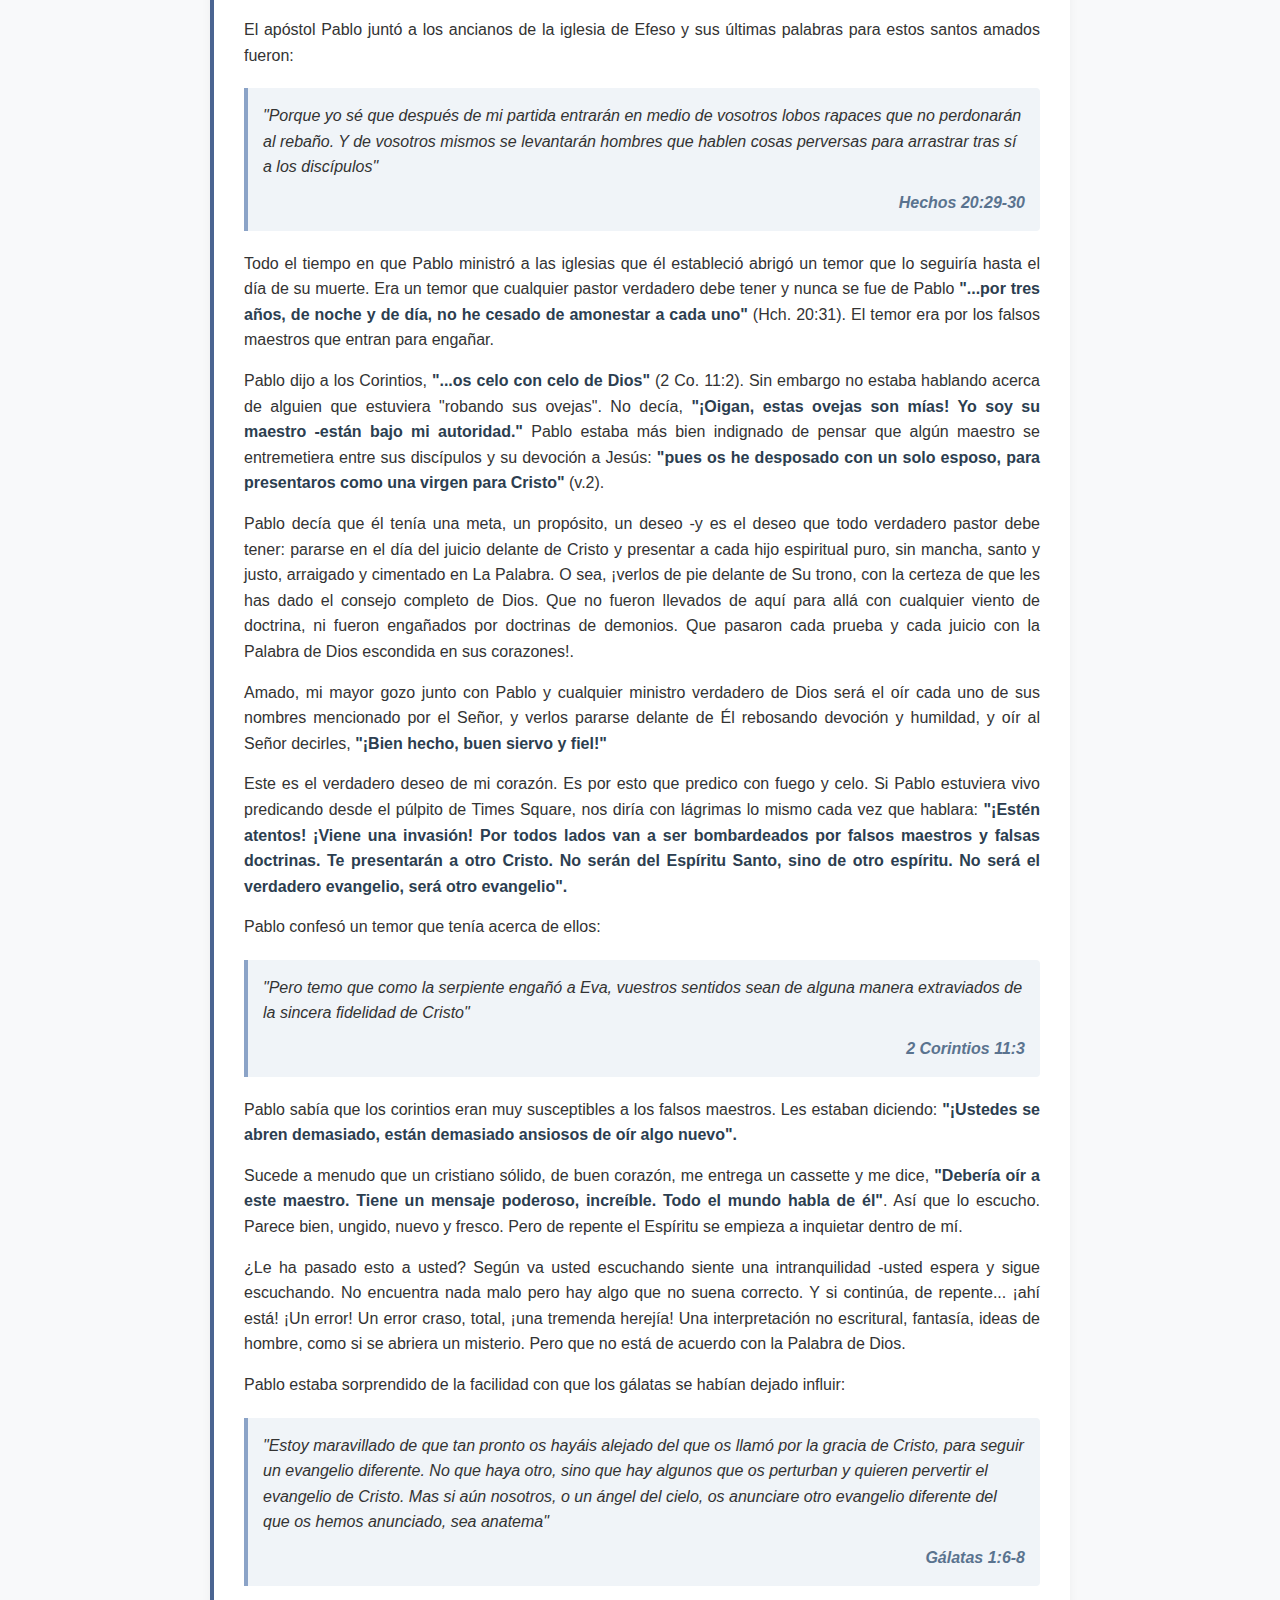
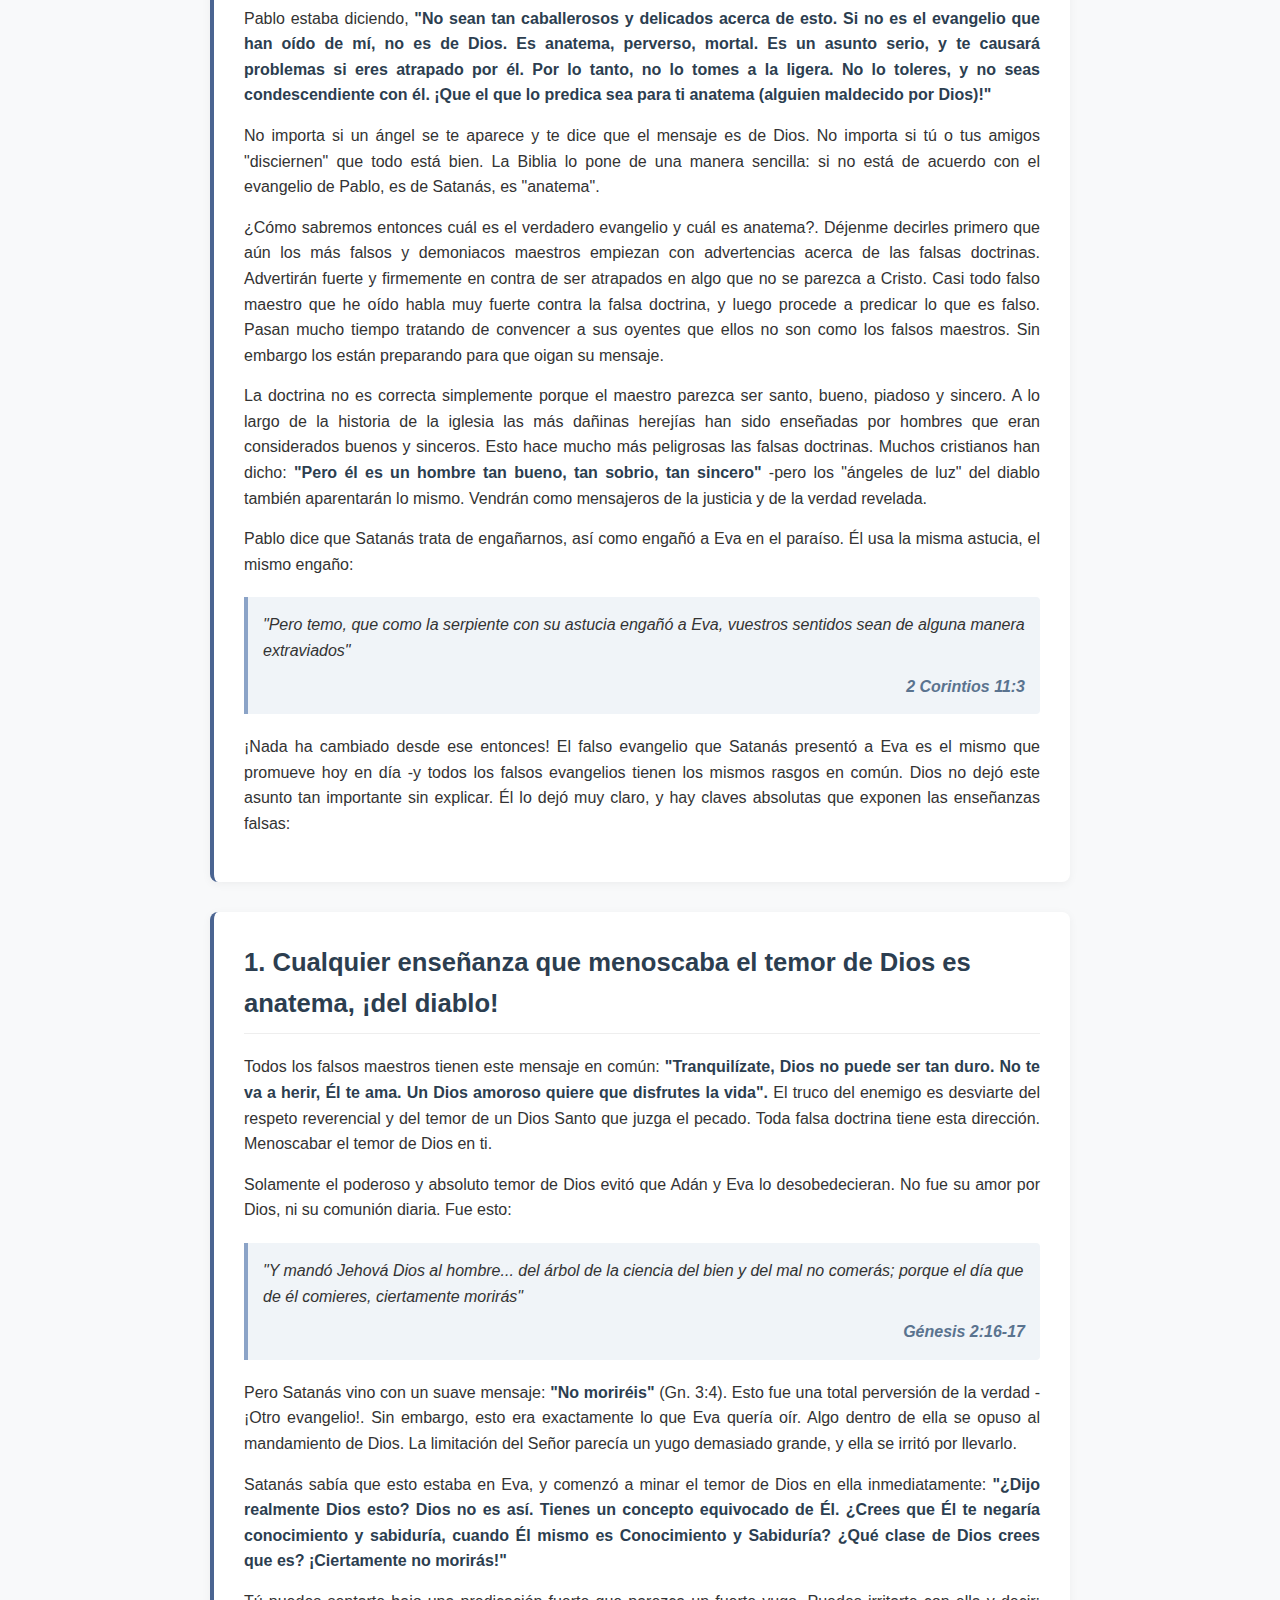
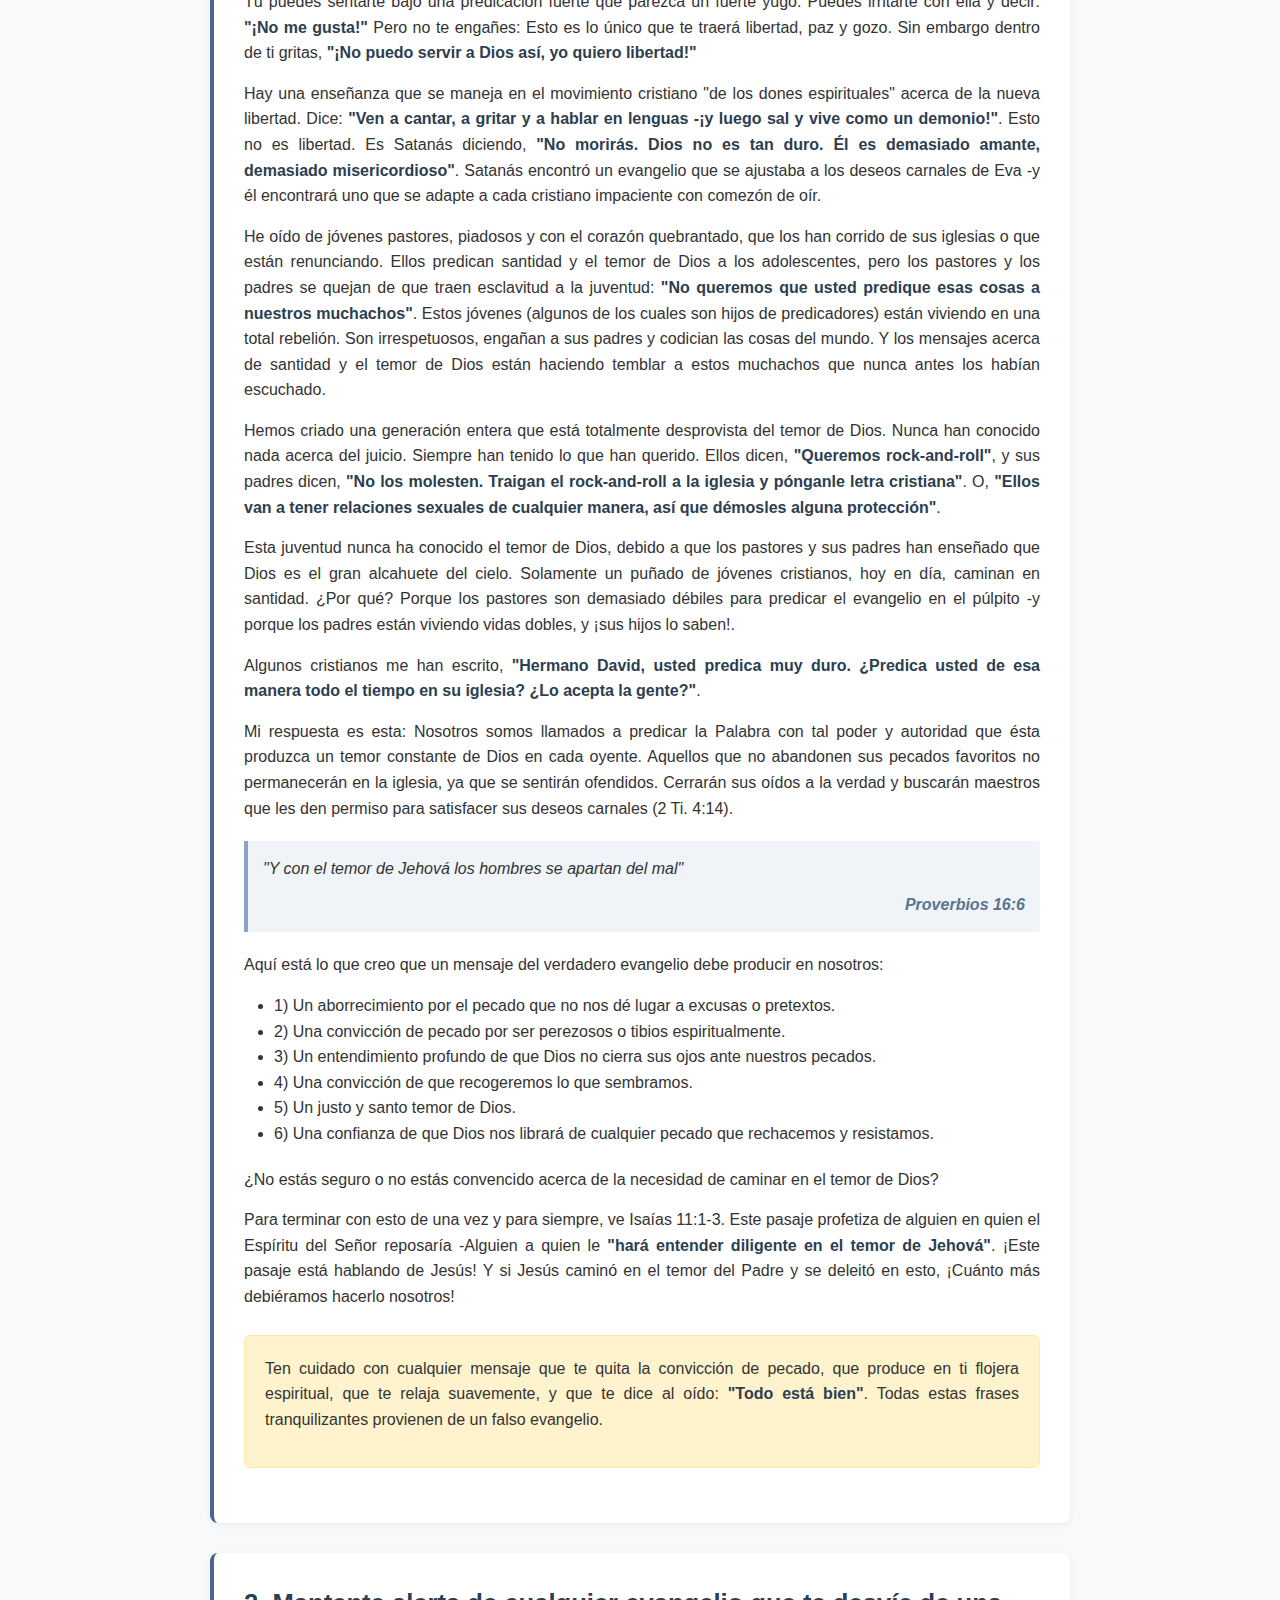
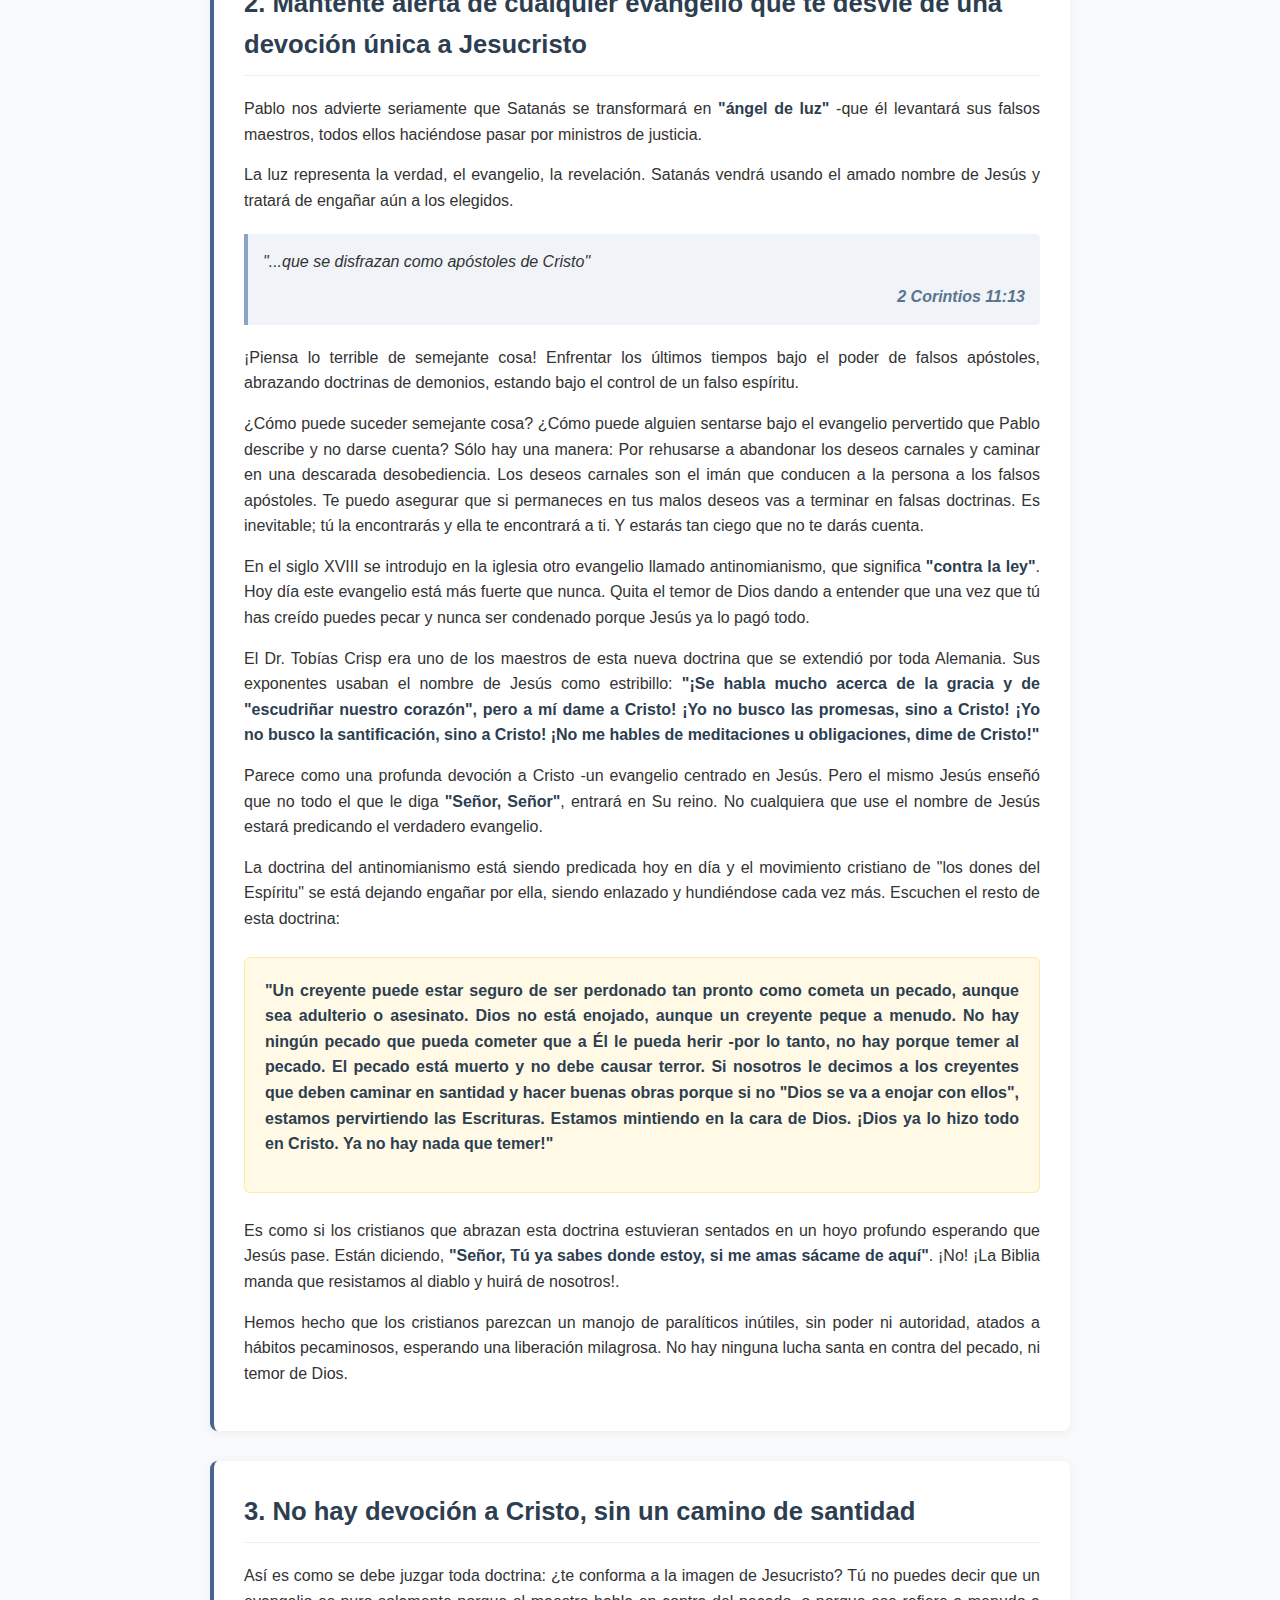
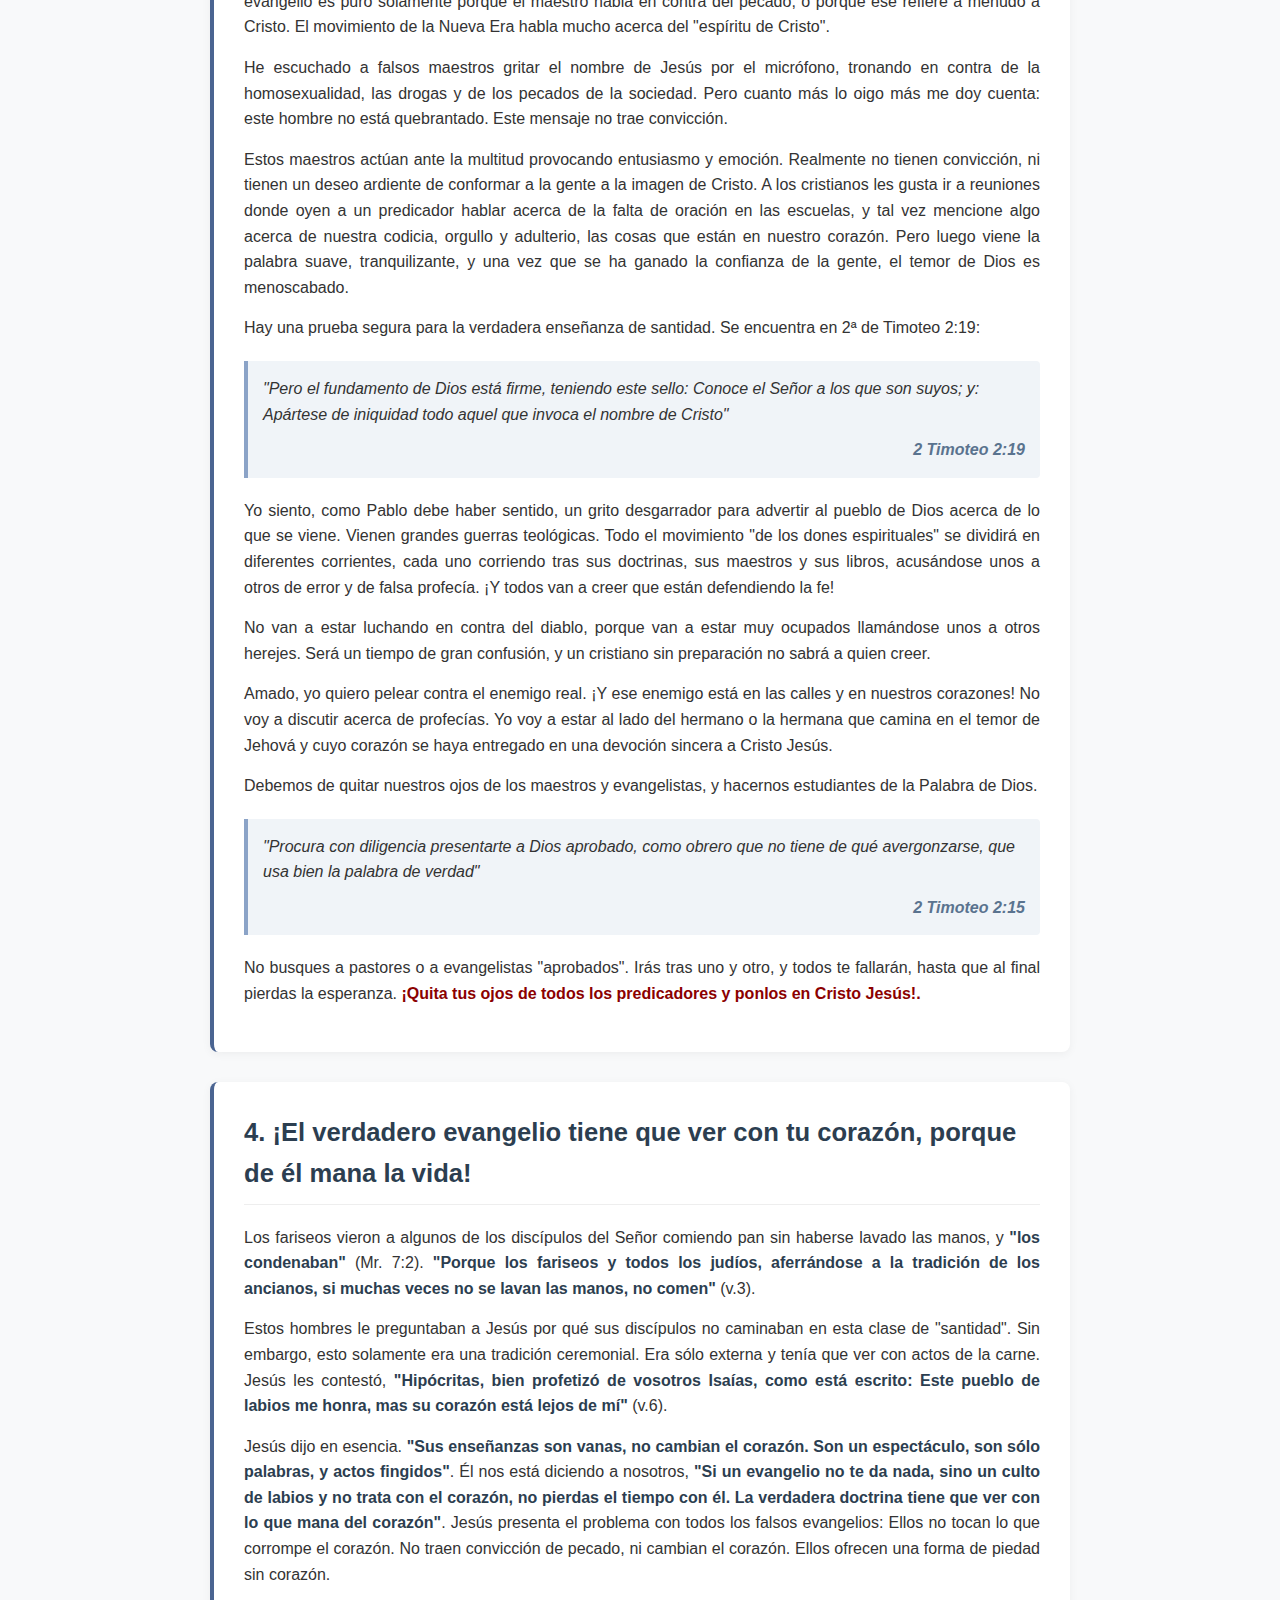
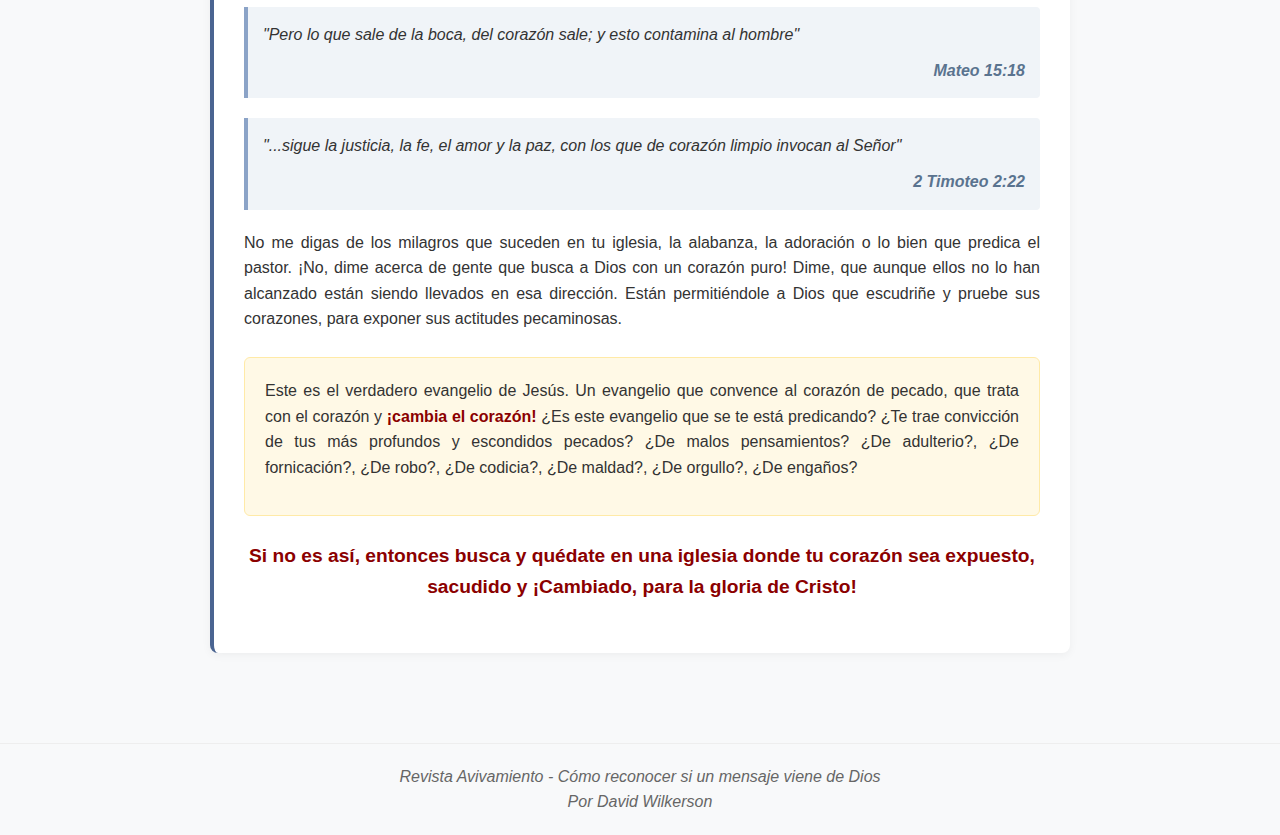
<file: revistas-avivamiento/revistas/como-reconocer-si-un-mensaje-viene-de-Dios/index.html>
<!DOCTYPE html>
<html lang="es">
<head>
    <meta charset="UTF-8">
    <meta name="viewport" content="width=device-width, initial-scale=1.0">
    <title>Cómo reconocer si un mensaje viene de Dios - David Wilkerson</title>
    <style>
        * {
            margin: 0;
            padding: 0;
            box-sizing: border-box;
            font-family: 'Segoe UI', Tahoma, Geneva, Verdana, sans-serif;
        }

        body {
            background-color: #f8f9fa;
            color: #333;
            line-height: 1.6;
        }

        .container {
            max-width: 900px;
            margin: 0 auto;
            padding: 20px;
        }

        header {
            background: linear-gradient(135deg, #2c3e50, #4a6491);
            color: white;
            padding: 30px 20px;
            text-align: center;
            border-radius: 0 0 10px 10px;
            box-shadow: 0 4px 12px rgba(0,0,0,0.1);
            margin-bottom: 30px;
        }

        .header-content {
            display: flex;
            justify-content: space-between;
            align-items: center;
            max-width: 900px;
            margin: 0 auto;
        }

        .author-info {
            text-align: left;
        }

        .author-name {
            font-size: 1.5rem;
            margin-bottom: 5px;
        }

        .print-button {
            background: rgba(255,255,255,0.2);
            border: 1px solid rgba(255,255,255,0.3);
            color: white;
            padding: 8px 15px;
            border-radius: 4px;
            cursor: pointer;
            font-weight: bold;
            transition: background 0.3s;
        }

        .print-button:hover {
            background: rgba(255,255,255,0.3);
        }

        .main-title {
            text-align: center;
            font-size: 2rem;
            margin: 30px 0 10px;
            color: #2c3e50;
        }

        .content-section {
            background: white;
            border-radius: 8px;
            padding: 30px;
            margin-bottom: 30px;
            box-shadow: 0 2px 10px rgba(0,0,0,0.05);
            border-left: 4px solid #4a6491;
        }

        h2 {
            color: #2c3e50;
            margin-bottom: 20px;
            padding-bottom: 10px;
            border-bottom: 1px solid #eee;
            font-size: 1.6rem;
        }

        h3 {
            color: #4a6491;
            margin: 25px 0 15px;
            font-size: 1.3rem;
        }

        p {
            margin-bottom: 15px;
            text-align: justify;
        }

        .scripture {
            background-color: #f0f4f8;
            border-left: 4px solid #8ba3c7;
            padding: 15px;
            margin: 20px 0;
            font-style: italic;
            border-radius: 0 4px 4px 0;
        }

        .scripture-ref {
            display: block;
            text-align: right;
            font-weight: bold;
            margin-top: 10px;
            color: #5a738f;
        }

        .highlight-box {
            background-color: #fff9e6;
            border: 1px solid #ffeaa7;
            border-radius: 6px;
            padding: 20px;
            margin: 25px 0;
        }

        .editors-note {
            text-align: center;
            margin: 30px 0;
            padding: 20px;
            font-weight: bold;
            font-size: 1.1rem;
            background-color: #f0f4f8;
            border-radius: 6px;
            border-top: 2px solid #4a6491;
            border-bottom: 2px solid #4a6491;
        }

        .emphasis {
            font-weight: bold;
            color: #2c3e50;
        }

        .red-emphasis {
            color: #8B0000;
            font-weight: bold;
        }

        footer {
            text-align: center;
            margin-top: 40px;
            padding: 20px;
            color: #666;
            border-top: 1px solid #eee;
            font-style: italic;
        }

        .editorial-container {
            background-color: white;
            border-radius: 8px;
            padding: 30px;
            margin-bottom: 30px;
            box-shadow: 0 2px 10px rgba(0,0,0,0.05);
            border-left: 4px solid #4a6491;
        }

        .editorial-title {
            color: #2c3e50;
            font-weight: bold;
            font-size: 1.4rem;
            margin-bottom: 15px;
        }

        .test-box {
            background-color: #e8f4f8;
            border-radius: 8px;
            padding: 20px;
            margin: 20px 0;
            border-left: 4px solid #4a6491;
        }

        .warning-large {
            font-size: 1.2rem;
            font-weight: bold;
            color: #8B0000;
            text-align: center;
            margin: 20px 0;
        }

        @media (max-width: 768px) {
            .container {
                padding: 10px;
            }

            header {
                padding: 20px 15px;
            }

            .header-content {
                flex-direction: column;
                text-align: center;
            }

            .author-info {
                text-align: center;
                margin-bottom: 15px;
            }

            .main-title {
                font-size: 1.7rem;
            }

            .content-section {
                padding: 20px;
            }
        }
    </style>
</head>
<body>
<header>
    <div class="header-content">
        <div class="author-info">
            <div class="author-name">Por David Wilkerson</div>
            <div>CÓMO RECONOCER SI UN MENSAJE VIENE DE DIOS</div>
        </div>
        <button class="print-button" onclick="window.print()">Imprimir este Número</button>
    </div>
</header>

<div class="container">
    <div class="editorial-container">
        <div class="editorial-title">EDITORIAL</div>

        <p>Estimados lectores: En esta ocasión el pastor David Wilkerson de la iglesia en Times Square, Nueva York, nos comparte claves precisas para reconocer si un mensaje corresponde al único y verdadero evangelio o no. <span class="emphasis">"No que haya otro, sino que hay algunos que os perturban y quieren pervertir el Evangelio de Cristo"</span>. (Gá. 1:7)</p>

        <p>En efecto, sólo hay un evangelio que salva y que te lleva a vivir una vida agradable a Dios. Sin embargo, hay muchos "evangelios" modificados y adulterados perversamente que no solo no te llevarán a una vida de santidad, sino que además te perderán eternamente.</p>

        <p>Por lo general, tales mensajes, así como sus mensajeros, se presentarán bajo un manto piadoso. Su simpatía, el carisma que manifiesten, el supuesto poder que los acompañe, las buenas obras que hagan, la elocuencia con la que prediquen, y lo convencidos y genuinos que se vean, no son parámetros seguros para juzgar si viene de Dios o no. Necesitamos otros signos más fidedignos.</p>

        <p>Por fortuna, en esto como en todas las cosas importantes, Dios no nos ha dejado extraviados, sino que nos ha dado <span class="emphasis">"...la palabra profética más segura, a la cual hacéis bien en estar atentos como a una antorcha que alumbra en lugar oscuro"</span> (2 Pe. 1:19) La Palabra de Verdad revelada en la Biblia, de cuyos principios el autor ha tomado para poder determinar si un mensaje proviene de Dios.</p>

        <p>El impacto de las palabras en los corazones de los oyentes se puede observar y comparar con lo que la Palabra de Dios provoca. Dios no ha cambiado y tampoco sus Palabras. De igual forma, el viejo mensaje de Satanás apartando a Adán y Eva del temor de Dios, tampoco ha cambiado. La antigua sugerencia es hoy día presentada en infinidad de lugares de culto, denominaciones y grupos independientes con una envoltura agradable y aparentemente escritural. <span class="red-emphasis">¡ESTEMOS ALERTA!</span></p>

        <p>Estudiemos lo que el Señor nos dice a través de este mensaje y apliquémoslo a nuestras vidas sin dilación, pues las palabras que estamos escuchando pueden ser, o bien "Palabras de vida Eterna" o veneno que acabará con nuestra alma.</p>

        <div class="editors-note">
            ATENTAMENTE<br>
            <strong>Los Editores</strong>
        </div>
    </div>

    <h1 class="main-title">CÓMO RECONOCER SI UN MENSAJE ES DE DIOS</h1>
    <div style="text-align: center; margin-bottom: 30px; font-style: italic; color: #4a6491;">Por David Wilkerson</div>

    <div class="content-section">
        <p>Hace algún tiempo un ministro habló a mi oficina muy perturbado. Dijo que él predicaba en su iglesia acerca de la santidad y de la vida crucificada y parecía que realmente tenía un corazón de pastor. Después dijo que algunos miembros de su iglesia habían asistido a cierto seminario y habían vuelto decididos a dejar su congregación.</p>

        <p>Me dijo algo que he estado oyendo que pasa en iglesias por todo el país. <span class="emphasis">"¿Qué está pasando? Hay tantas doctrinas nuevas y extrañas, tantos maestros con nuevas 'revelaciones'. Todos parecen que tienen ciertas escrituras que los respaldan. Ninguno está discerniendo lo que es de Dios y lo que es de Satanás, lo que es necedad y lo que es correcto. Nuestra gente se está confundiendo".</span></p>

        <p>¡No estaba equivocado! Casi a diario están surgiendo nuevas doctrinas, nuevas revelaciones y nuevos evangelios. Y esto se va a poner aún peor. La Biblia advierte claramente que en los últimos tiempos habría doctrinas extrañas que presentarían a otro Jesús, otro Espíritu, otro evangelio.</p>

        <p>El apóstol Pablo juntó a los ancianos de la iglesia de Efeso y sus últimas palabras para estos santos amados fueron:</p>

        <div class="scripture">
            "Porque yo sé que después de mi partida entrarán en medio de vosotros lobos rapaces que no perdonarán al rebaño. Y de vosotros mismos se levantarán hombres que hablen cosas perversas para arrastrar tras sí a los discípulos"
            <span class="scripture-ref">Hechos 20:29-30</span>
        </div>

        <p>Todo el tiempo en que Pablo ministró a las iglesias que él estableció abrigó un temor que lo seguiría hasta el día de su muerte. Era un temor que cualquier pastor verdadero debe tener y nunca se fue de Pablo <span class="emphasis">"...por tres años, de noche y de día, no he cesado de amonestar a cada uno"</span> (Hch. 20:31). El temor era por los falsos maestros que entran para engañar.</p>

        <p>Pablo dijo a los Corintios, <span class="emphasis">"...os celo con celo de Dios"</span> (2 Co. 11:2). Sin embargo no estaba hablando acerca de alguien que estuviera "robando sus ovejas". No decía, <span class="emphasis">"¡Oigan, estas ovejas son mías! Yo soy su maestro -están bajo mi autoridad."</span> Pablo estaba más bien indignado de pensar que algún maestro se entremetiera entre sus discípulos y su devoción a Jesús: <span class="emphasis">"pues os he desposado con un solo esposo, para presentaros como una virgen para Cristo"</span> (v.2).</p>

        <p>Pablo decía que él tenía una meta, un propósito, un deseo -y es el deseo que todo verdadero pastor debe tener: pararse en el día del juicio delante de Cristo y presentar a cada hijo espiritual puro, sin mancha, santo y justo, arraigado y cimentado en La Palabra. O sea, ¡verlos de pie delante de Su trono, con la certeza de que les has dado el consejo completo de Dios. Que no fueron llevados de aquí para allá con cualquier viento de doctrina, ni fueron engañados por doctrinas de demonios. Que pasaron cada prueba y cada juicio con la Palabra de Dios escondida en sus corazones!.</p>

        <p>Amado, mi mayor gozo junto con Pablo y cualquier ministro verdadero de Dios será el oír cada uno de sus nombres mencionado por el Señor, y verlos pararse delante de Él rebosando devoción y humildad, y oír al Señor decirles, <span class="emphasis">"¡Bien hecho, buen siervo y fiel!"</span></p>

        <p>Este es el verdadero deseo de mi corazón. Es por esto que predico con fuego y celo. Si Pablo estuviera vivo predicando desde el púlpito de Times Square, nos diría con lágrimas lo mismo cada vez que hablara: <span class="emphasis">"¡Estén atentos! ¡Viene una invasión! Por todos lados van a ser bombardeados por falsos maestros y falsas doctrinas. Te presentarán a otro Cristo. No serán del Espíritu Santo, sino de otro espíritu. No será el verdadero evangelio, será otro evangelio".</span></p>

        <p>Pablo confesó un temor que tenía acerca de ellos:</p>

        <div class="scripture">
            "Pero temo que como la serpiente engañó a Eva, vuestros sentidos sean de alguna manera extraviados de la sincera fidelidad de Cristo"
            <span class="scripture-ref">2 Corintios 11:3</span>
        </div>

        <p>Pablo sabía que los corintios eran muy susceptibles a los falsos maestros. Les estaban diciendo: <span class="emphasis">"¡Ustedes se abren demasiado, están demasiado ansiosos de oír algo nuevo".</span></p>

        <p>Sucede a menudo que un cristiano sólido, de buen corazón, me entrega un cassette y me dice, <span class="emphasis">"Debería oír a este maestro. Tiene un mensaje poderoso, increíble. Todo el mundo habla de él"</span>. Así que lo escucho. Parece bien, ungido, nuevo y fresco. Pero de repente el Espíritu se empieza a inquietar dentro de mí.</p>

        <p>¿Le ha pasado esto a usted? Según va usted escuchando siente una intranquilidad -usted espera y sigue escuchando. No encuentra nada malo pero hay algo que no suena correcto. Y si continúa, de repente... ¡ahí está! ¡Un error! Un error craso, total, ¡una tremenda herejía! Una interpretación no escritural, fantasía, ideas de hombre, como si se abriera un misterio. Pero que no está de acuerdo con la Palabra de Dios.</p>

        <p>Pablo estaba sorprendido de la facilidad con que los gálatas se habían dejado influir:</p>

        <div class="scripture">
            "Estoy maravillado de que tan pronto os hayáis alejado del que os llamó por la gracia de Cristo, para seguir un evangelio diferente. No que haya otro, sino que hay algunos que os perturban y quieren pervertir el evangelio de Cristo. Mas si aún nosotros, o un ángel del cielo, os anunciare otro evangelio diferente del que os hemos anunciado, sea anatema"
            <span class="scripture-ref">Gálatas 1:6-8</span>
        </div>

        <p>Pablo estaba diciendo, <span class="emphasis">"No sean tan caballerosos y delicados acerca de esto. Si no es el evangelio que han oído de mí, no es de Dios. Es anatema, perverso, mortal. Es un asunto serio, y te causará problemas si eres atrapado por él. Por lo tanto, no lo tomes a la ligera. No lo toleres, y no seas condescendiente con él. ¡Que el que lo predica sea para ti anatema (alguien maldecido por Dios)!"</span></p>

        <p>No importa si un ángel se te aparece y te dice que el mensaje es de Dios. No importa si tú o tus amigos "disciernen" que todo está bien. La Biblia lo pone de una manera sencilla: si no está de acuerdo con el evangelio de Pablo, es de Satanás, es "anatema".</p>

        <p>¿Cómo sabremos entonces cuál es el verdadero evangelio y cuál es anatema?. Déjenme decirles primero que aún los más falsos y demoniacos maestros empiezan con advertencias acerca de las falsas doctrinas. Advertirán fuerte y firmemente en contra de ser atrapados en algo que no se parezca a Cristo. Casi todo falso maestro que he oído habla muy fuerte contra la falsa doctrina, y luego procede a predicar lo que es falso. Pasan mucho tiempo tratando de convencer a sus oyentes que ellos no son como los falsos maestros. Sin embargo los están preparando para que oigan su mensaje.</p>

        <p>La doctrina no es correcta simplemente porque el maestro parezca ser santo, bueno, piadoso y sincero. A lo largo de la historia de la iglesia las más dañinas herejías han sido enseñadas por hombres que eran considerados buenos y sinceros. Esto hace mucho más peligrosas las falsas doctrinas. Muchos cristianos han dicho: <span class="emphasis">"Pero él es un hombre tan bueno, tan sobrio, tan sincero"</span> -pero los "ángeles de luz" del diablo también aparentarán lo mismo. Vendrán como mensajeros de la justicia y de la verdad revelada.</p>

        <p>Pablo dice que Satanás trata de engañarnos, así como engañó a Eva en el paraíso. Él usa la misma astucia, el mismo engaño:</p>

        <div class="scripture">
            "Pero temo, que como la serpiente con su astucia engañó a Eva, vuestros sentidos sean de alguna manera extraviados"
            <span class="scripture-ref">2 Corintios 11:3</span>
        </div>

        <p>¡Nada ha cambiado desde ese entonces! El falso evangelio que Satanás presentó a Eva es el mismo que promueve hoy en día -y todos los falsos evangelios tienen los mismos rasgos en común. Dios no dejó este asunto tan importante sin explicar. Él lo dejó muy claro, y hay claves absolutas que exponen las enseñanzas falsas:</p>
    </div>

    <div class="content-section">
        <h2>1. Cualquier enseñanza que menoscaba el temor de Dios es anatema, ¡del diablo!</h2>

        <p>Todos los falsos maestros tienen este mensaje en común: <span class="emphasis">"Tranquilízate, Dios no puede ser tan duro. No te va a herir, Él te ama. Un Dios amoroso quiere que disfrutes la vida".</span> El truco del enemigo es desviarte del respeto reverencial y del temor de un Dios Santo que juzga el pecado. Toda falsa doctrina tiene esta dirección. Menoscabar el temor de Dios en ti.</p>

        <p>Solamente el poderoso y absoluto temor de Dios evitó que Adán y Eva lo desobedecieran. No fue su amor por Dios, ni su comunión diaria. Fue esto:</p>

        <div class="scripture">
            "Y mandó Jehová Dios al hombre... del árbol de la ciencia del bien y del mal no comerás; porque el día que de él comieres, ciertamente morirás"
            <span class="scripture-ref">Génesis 2:16-17</span>
        </div>

        <p>Pero Satanás vino con un suave mensaje: <span class="emphasis">"No moriréis"</span> (Gn. 3:4). Esto fue una total perversión de la verdad -¡Otro evangelio!. Sin embargo, esto era exactamente lo que Eva quería oír. Algo dentro de ella se opuso al mandamiento de Dios. La limitación del Señor parecía un yugo demasiado grande, y ella se irritó por llevarlo.</p>

        <p>Satanás sabía que esto estaba en Eva, y comenzó a minar el temor de Dios en ella inmediatamente: <span class="emphasis">"¿Dijo realmente Dios esto? Dios no es así. Tienes un concepto equivocado de Él. ¿Crees que Él te negaría conocimiento y sabiduría, cuando Él mismo es Conocimiento y Sabiduría? ¿Qué clase de Dios crees que es? ¡Ciertamente no morirás!"</span></p>

        <p>Tú puedes sentarte bajo una predicación fuerte que parezca un fuerte yugo. Puedes irritarte con ella y decir: <span class="emphasis">"¡No me gusta!"</span> Pero no te engañes: Esto es lo único que te traerá libertad, paz y gozo. Sin embargo dentro de ti gritas, <span class="emphasis">"¡No puedo servir a Dios así, yo quiero libertad!"</span></p>

        <p>Hay una enseñanza que se maneja en el movimiento cristiano "de los dones espirituales" acerca de la nueva libertad. Dice: <span class="emphasis">"Ven a cantar, a gritar y a hablar en lenguas -¡y luego sal y vive como un demonio!"</span>. Esto no es libertad. Es Satanás diciendo, <span class="emphasis">"No morirás. Dios no es tan duro. Él es demasiado amante, demasiado misericordioso"</span>. Satanás encontró un evangelio que se ajustaba a los deseos carnales de Eva -y él encontrará uno que se adapte a cada cristiano impaciente con comezón de oír.</p>

        <p>He oído de jóvenes pastores, piadosos y con el corazón quebrantado, que los han corrido de sus iglesias o que están renunciando. Ellos predican santidad y el temor de Dios a los adolescentes, pero los pastores y los padres se quejan de que traen esclavitud a la juventud: <span class="emphasis">"No queremos que usted predique esas cosas a nuestros muchachos"</span>. Estos jóvenes (algunos de los cuales son hijos de predicadores) están viviendo en una total rebelión. Son irrespetuosos, engañan a sus padres y codician las cosas del mundo. Y los mensajes acerca de santidad y el temor de Dios están haciendo temblar a estos muchachos que nunca antes los habían escuchado.</p>

        <p>Hemos criado una generación entera que está totalmente desprovista del temor de Dios. Nunca han conocido nada acerca del juicio. Siempre han tenido lo que han querido. Ellos dicen, <span class="emphasis">"Queremos rock-and-roll"</span>, y sus padres dicen, <span class="emphasis">"No los molesten. Traigan el rock-and-roll a la iglesia y pónganle letra cristiana"</span>. O, <span class="emphasis">"Ellos van a tener relaciones sexuales de cualquier manera, así que démosles alguna protección"</span>.</p>

        <p>Esta juventud nunca ha conocido el temor de Dios, debido a que los pastores y sus padres han enseñado que Dios es el gran alcahuete del cielo. Solamente un puñado de jóvenes cristianos, hoy en día, caminan en santidad. ¿Por qué? Porque los pastores son demasiado débiles para predicar el evangelio en el púlpito -y porque los padres están viviendo vidas dobles, y ¡sus hijos lo saben!.</p>

        <p>Algunos cristianos me han escrito, <span class="emphasis">"Hermano David, usted predica muy duro. ¿Predica usted de esa manera todo el tiempo en su iglesia? ¿Lo acepta la gente?"</span>.</p>

        <p>Mi respuesta es esta: Nosotros somos llamados a predicar la Palabra con tal poder y autoridad que ésta produzca un temor constante de Dios en cada oyente. Aquellos que no abandonen sus pecados favoritos no permanecerán en la iglesia, ya que se sentirán ofendidos. Cerrarán sus oídos a la verdad y buscarán maestros que les den permiso para satisfacer sus deseos carnales (2 Ti. 4:14).</p>

        <div class="scripture">
            "Y con el temor de Jehová los hombres se apartan del mal"
            <span class="scripture-ref">Proverbios 16:6</span>
        </div>

        <p>Aquí está lo que creo que un mensaje del verdadero evangelio debe producir en nosotros:</p>

        <ul class="bible-list" style="margin-left: 30px; margin-bottom: 20px;">
            <li>1) Un aborrecimiento por el pecado que no nos dé lugar a excusas o pretextos.</li>
            <li>2) Una convicción de pecado por ser perezosos o tibios espiritualmente.</li>
            <li>3) Un entendimiento profundo de que Dios no cierra sus ojos ante nuestros pecados.</li>
            <li>4) Una convicción de que recogeremos lo que sembramos.</li>
            <li>5) Un justo y santo temor de Dios.</li>
            <li>6) Una confianza de que Dios nos librará de cualquier pecado que rechacemos y resistamos.</li>
        </ul>

        <p>¿No estás seguro o no estás convencido acerca de la necesidad de caminar en el temor de Dios?</p>

        <p>Para terminar con esto de una vez y para siempre, ve Isaías 11:1-3. Este pasaje profetiza de alguien en quien el Espíritu del Señor reposaría -Alguien a quien le <span class="emphasis">"hará entender diligente en el temor de Jehová"</span>. ¡Este pasaje está hablando de Jesús! Y si Jesús caminó en el temor del Padre y se deleitó en esto, ¡Cuánto más debiéramos hacerlo nosotros!</p>

        <div class="warning-box" style="background-color: #fff3cd; border: 1px solid #ffeaa7; border-radius: 6px; padding: 20px; margin: 25px 0;">
            <p>Ten cuidado con cualquier mensaje que te quita la convicción de pecado, que produce en ti flojera espiritual, que te relaja suavemente, y que te dice al oído: <span class="emphasis">"Todo está bien"</span>. Todas estas frases tranquilizantes provienen de un falso evangelio.</p>
        </div>
    </div>

    <div class="content-section">
        <h2>2. Mantente alerta de cualquier evangelio que te desvíe de una devoción única a Jesucristo</h2>

        <p>Pablo nos advierte seriamente que Satanás se transformará en <span class="emphasis">"ángel de luz"</span> -que él levantará sus falsos maestros, todos ellos haciéndose pasar por ministros de justicia.</p>

        <p>La luz representa la verdad, el evangelio, la revelación. Satanás vendrá usando el amado nombre de Jesús y tratará de engañar aún a los elegidos.</p>

        <div class="scripture">
            "...que se disfrazan como apóstoles de Cristo"
            <span class="scripture-ref">2 Corintios 11:13</span>
        </div>

        <p>¡Piensa lo terrible de semejante cosa! Enfrentar los últimos tiempos bajo el poder de falsos apóstoles, abrazando doctrinas de demonios, estando bajo el control de un falso espíritu.</p>

        <p>¿Cómo puede suceder semejante cosa? ¿Cómo puede alguien sentarse bajo el evangelio pervertido que Pablo describe y no darse cuenta? Sólo hay una manera: Por rehusarse a abandonar los deseos carnales y caminar en una descarada desobediencia. Los deseos carnales son el imán que conducen a la persona a los falsos apóstoles. Te puedo asegurar que si permaneces en tus malos deseos vas a terminar en falsas doctrinas. Es inevitable; tú la encontrarás y ella te encontrará a ti. Y estarás tan ciego que no te darás cuenta.</p>

        <p>En el siglo XVIII se introdujo en la iglesia otro evangelio llamado antinomianismo, que significa <span class="emphasis">"contra la ley"</span>. Hoy día este evangelio está más fuerte que nunca. Quita el temor de Dios dando a entender que una vez que tú has creído puedes pecar y nunca ser condenado porque Jesús ya lo pagó todo.</p>

        <p>El Dr. Tobías Crisp era uno de los maestros de esta nueva doctrina que se extendió por toda Alemania. Sus exponentes usaban el nombre de Jesús como estribillo: <span class="emphasis">"¡Se habla mucho acerca de la gracia y de "escudriñar nuestro corazón", pero a mí dame a Cristo! ¡Yo no busco las promesas, sino a Cristo! ¡Yo no busco la santificación, sino a Cristo! ¡No me hables de meditaciones u obligaciones, dime de Cristo!"</span></p>

        <p>Parece como una profunda devoción a Cristo -un evangelio centrado en Jesús. Pero el mismo Jesús enseñó que no todo el que le diga <span class="emphasis">"Señor, Señor"</span>, entrará en Su reino. No cualquiera que use el nombre de Jesús estará predicando el verdadero evangelio.</p>

        <p>La doctrina del antinomianismo está siendo predicada hoy en día y el movimiento cristiano de "los dones del Espíritu" se está dejando engañar por ella, siendo enlazado y hundiéndose cada vez más. Escuchen el resto de esta doctrina:</p>

        <div class="highlight-box">
            <p><span class="emphasis">"Un creyente puede estar seguro de ser perdonado tan pronto como cometa un pecado, aunque sea adulterio o asesinato. Dios no está enojado, aunque un creyente peque a menudo. No hay ningún pecado que pueda cometer que a Él le pueda herir -por lo tanto, no hay porque temer al pecado. El pecado está muerto y no debe causar terror. Si nosotros le decimos a los creyentes que deben caminar en santidad y hacer buenas obras porque si no "Dios se va a enojar con ellos", estamos pervirtiendo las Escrituras. Estamos mintiendo en la cara de Dios. ¡Dios ya lo hizo todo en Cristo. Ya no hay nada que temer!"</span></p>
        </div>

        <p>Es como si los cristianos que abrazan esta doctrina estuvieran sentados en un hoyo profundo esperando que Jesús pase. Están diciendo, <span class="emphasis">"Señor, Tú ya sabes donde estoy, si me amas sácame de aquí"</span>. ¡No! ¡La Biblia manda que resistamos al diablo y huirá de nosotros!.</p>

        <p>Hemos hecho que los cristianos parezcan un manojo de paralíticos inútiles, sin poder ni autoridad, atados a hábitos pecaminosos, esperando una liberación milagrosa. No hay ninguna lucha santa en contra del pecado, ni temor de Dios.</p>
    </div>

    <div class="content-section">
        <h2>3. No hay devoción a Cristo, sin un camino de santidad</h2>

        <p>Así es como se debe juzgar toda doctrina: ¿te conforma a la imagen de Jesucristo? Tú no puedes decir que un evangelio es puro solamente porque el maestro habla en contra del pecado, o porque ese refiere a menudo a Cristo. El movimiento de la Nueva Era habla mucho acerca del "espíritu de Cristo".</p>

        <p>He escuchado a falsos maestros gritar el nombre de Jesús por el micrófono, tronando en contra de la homosexualidad, las drogas y de los pecados de la sociedad. Pero cuanto más lo oigo más me doy cuenta: este hombre no está quebrantado. Este mensaje no trae convicción.</p>

        <p>Estos maestros actúan ante la multitud provocando entusiasmo y emoción. Realmente no tienen convicción, ni tienen un deseo ardiente de conformar a la gente a la imagen de Cristo. A los cristianos les gusta ir a reuniones donde oyen a un predicador hablar acerca de la falta de oración en las escuelas, y tal vez mencione algo acerca de nuestra codicia, orgullo y adulterio, las cosas que están en nuestro corazón. Pero luego viene la palabra suave, tranquilizante, y una vez que se ha ganado la confianza de la gente, el temor de Dios es menoscabado.</p>

        <p>Hay una prueba segura para la verdadera enseñanza de santidad. Se encuentra en 2ª de Timoteo 2:19:</p>

        <div class="scripture">
            "Pero el fundamento de Dios está firme, teniendo este sello: Conoce el Señor a los que son suyos; y: Apártese de iniquidad todo aquel que invoca el nombre de Cristo"
            <span class="scripture-ref">2 Timoteo 2:19</span>
        </div>

        <p>Yo siento, como Pablo debe haber sentido, un grito desgarrador para advertir al pueblo de Dios acerca de lo que se viene. Vienen grandes guerras teológicas. Todo el movimiento "de los dones espirituales" se dividirá en diferentes corrientes, cada uno corriendo tras sus doctrinas, sus maestros y sus libros, acusándose unos a otros de error y de falsa profecía. ¡Y todos van a creer que están defendiendo la fe!</p>

        <p>No van a estar luchando en contra del diablo, porque van a estar muy ocupados llamándose unos a otros herejes. Será un tiempo de gran confusión, y un cristiano sin preparación no sabrá a quien creer.</p>

        <p>Amado, yo quiero pelear contra el enemigo real. ¡Y ese enemigo está en las calles y en nuestros corazones! No voy a discutir acerca de profecías. Yo voy a estar al lado del hermano o la hermana que camina en el temor de Jehová y cuyo corazón se haya entregado en una devoción sincera a Cristo Jesús.</p>

        <p>Debemos de quitar nuestros ojos de los maestros y evangelistas, y hacernos estudiantes de la Palabra de Dios.</p>

        <div class="scripture">
            "Procura con diligencia presentarte a Dios aprobado, como obrero que no tiene de qué avergonzarse, que usa bien la palabra de verdad"
            <span class="scripture-ref">2 Timoteo 2:15</span>
        </div>

        <p>No busques a pastores o a evangelistas "aprobados". Irás tras uno y otro, y todos te fallarán, hasta que al final pierdas la esperanza. <span class="red-emphasis">¡Quita tus ojos de todos los predicadores y ponlos en Cristo Jesús!.</span></p>
    </div>

    <div class="content-section">
        <h2>4. ¡El verdadero evangelio tiene que ver con tu corazón, porque de él mana la vida!</h2>

        <p>Los fariseos vieron a algunos de los discípulos del Señor comiendo pan sin haberse lavado las manos, y <span class="emphasis">"los condenaban"</span> (Mr. 7:2). <span class="emphasis">"Porque los fariseos y todos los judíos, aferrándose a la tradición de los ancianos, si muchas veces no se lavan las manos, no comen"</span> (v.3).</p>

        <p>Estos hombres le preguntaban a Jesús por qué sus discípulos no caminaban en esta clase de "santidad". Sin embargo, esto solamente era una tradición ceremonial. Era sólo externa y tenía que ver con actos de la carne. Jesús les contestó, <span class="emphasis">"Hipócritas, bien profetizó de vosotros Isaías, como está escrito: Este pueblo de labios me honra, mas su corazón está lejos de mí"</span> (v.6).</p>

        <p>Jesús dijo en esencia. <span class="emphasis">"Sus enseñanzas son vanas, no cambian el corazón. Son un espectáculo, son sólo palabras, y actos fingidos"</span>. Él nos está diciendo a nosotros, <span class="emphasis">"Si un evangelio no te da nada, sino un culto de labios y no trata con el corazón, no pierdas el tiempo con él. La verdadera doctrina tiene que ver con lo que mana del corazón"</span>. Jesús presenta el problema con todos los falsos evangelios: Ellos no tocan lo que corrompe el corazón. No traen convicción de pecado, ni cambian el corazón. Ellos ofrecen una forma de piedad sin corazón.</p>

        <div class="scripture">
            "Pero lo que sale de la boca, del corazón sale; y esto contamina al hombre"
            <span class="scripture-ref">Mateo 15:18</span>
        </div>

        <div class="scripture">
            "...sigue la justicia, la fe, el amor y la paz, con los que de corazón limpio invocan al Señor"
            <span class="scripture-ref">2 Timoteo 2:22</span>
        </div>

        <p>No me digas de los milagros que suceden en tu iglesia, la alabanza, la adoración o lo bien que predica el pastor. ¡No, dime acerca de gente que busca a Dios con un corazón puro! Dime, que aunque ellos no lo han alcanzado están siendo llevados en esa dirección. Están permitiéndole a Dios que escudriñe y pruebe sus corazones, para exponer sus actitudes pecaminosas.</p>

        <div class="highlight-box">
            <p>Este es el verdadero evangelio de Jesús. Un evangelio que convence al corazón de pecado, que trata con el corazón y <span class="red-emphasis">¡cambia el corazón!</span> ¿Es este evangelio que se te está predicando? ¿Te trae convicción de tus más profundos y escondidos pecados? ¿De malos pensamientos? ¿De adulterio?, ¿De fornicación?, ¿De robo?, ¿De codicia?, ¿De maldad?, ¿De orgullo?, ¿De engaños?</p>
        </div>

        <div class="warning-large">
            Si no es así, entonces busca y quédate en una iglesia donde tu corazón sea expuesto, sacudido y ¡Cambiado, para la gloria de Cristo!
        </div>
    </div>
</div>

<footer>
    Revista Avivamiento - Cómo reconocer si un mensaje viene de Dios<br>
    Por David Wilkerson
</footer>
</body>
</html>
</file>
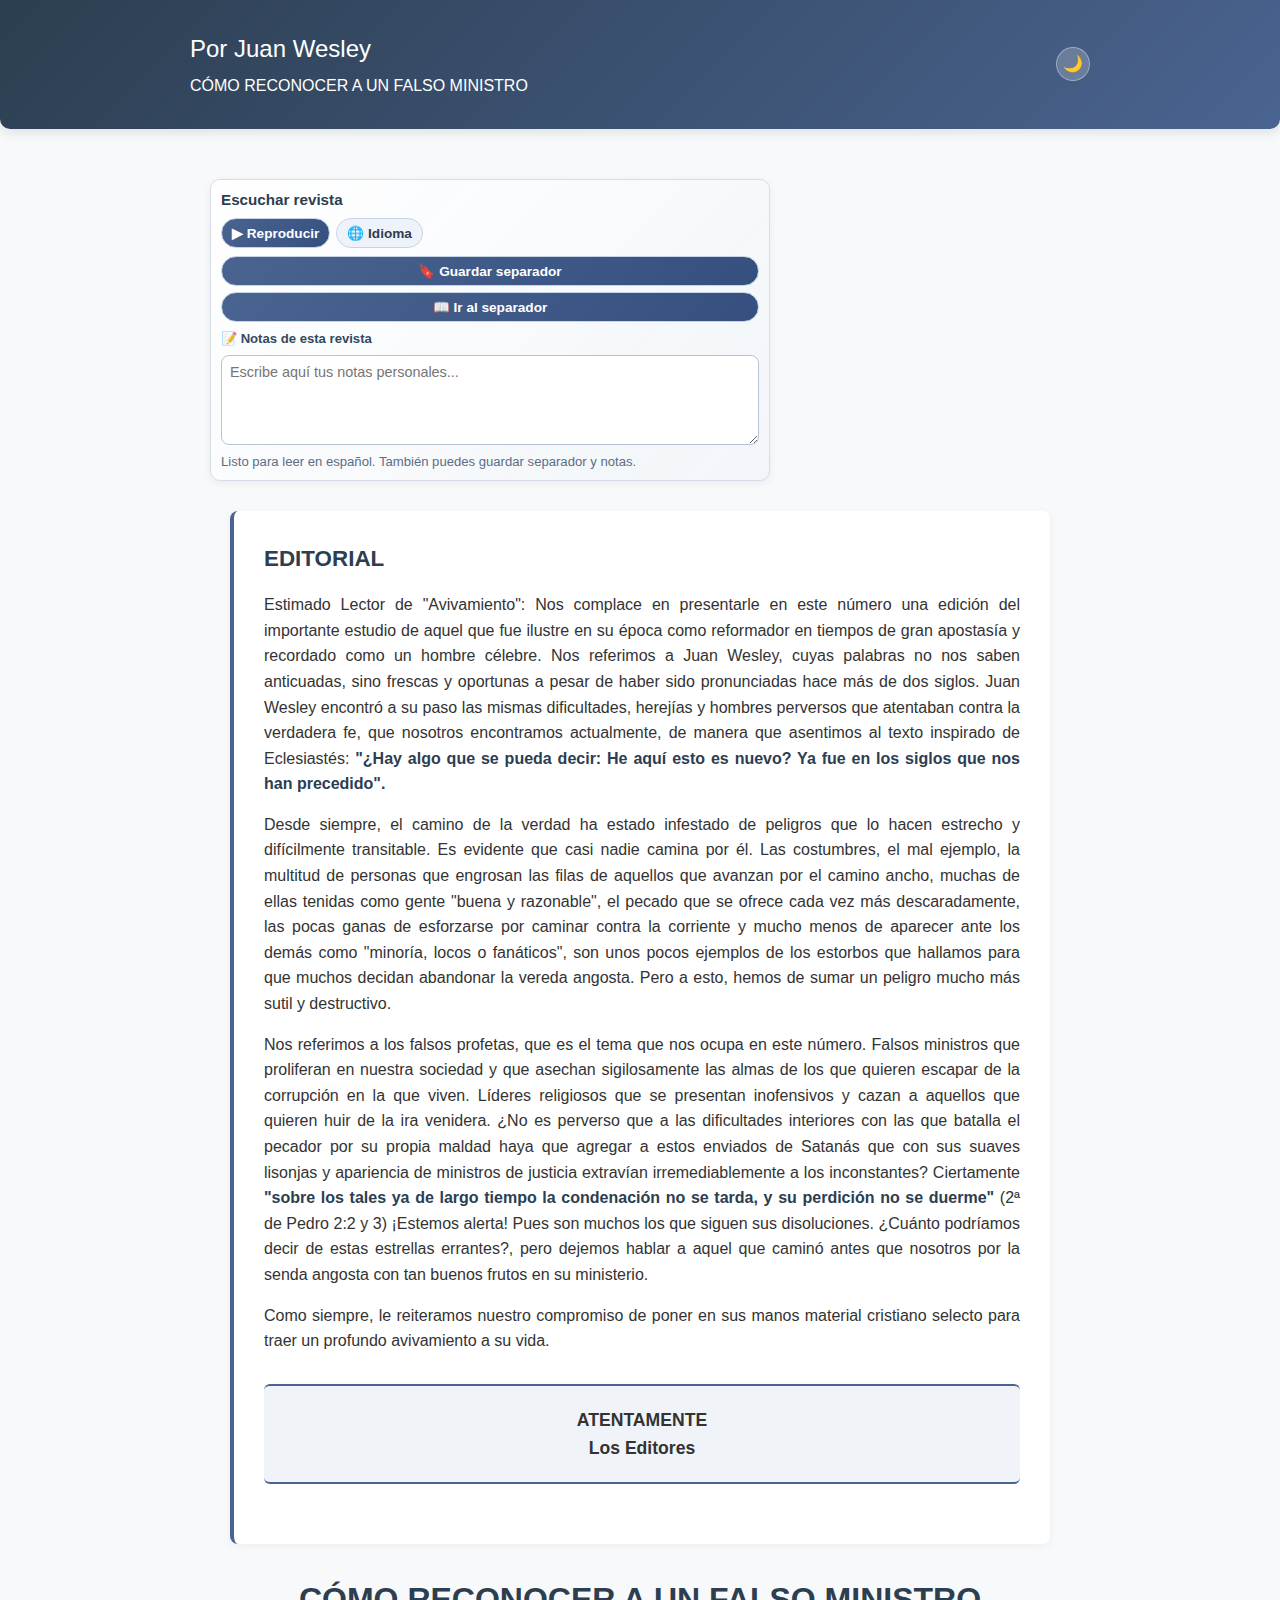
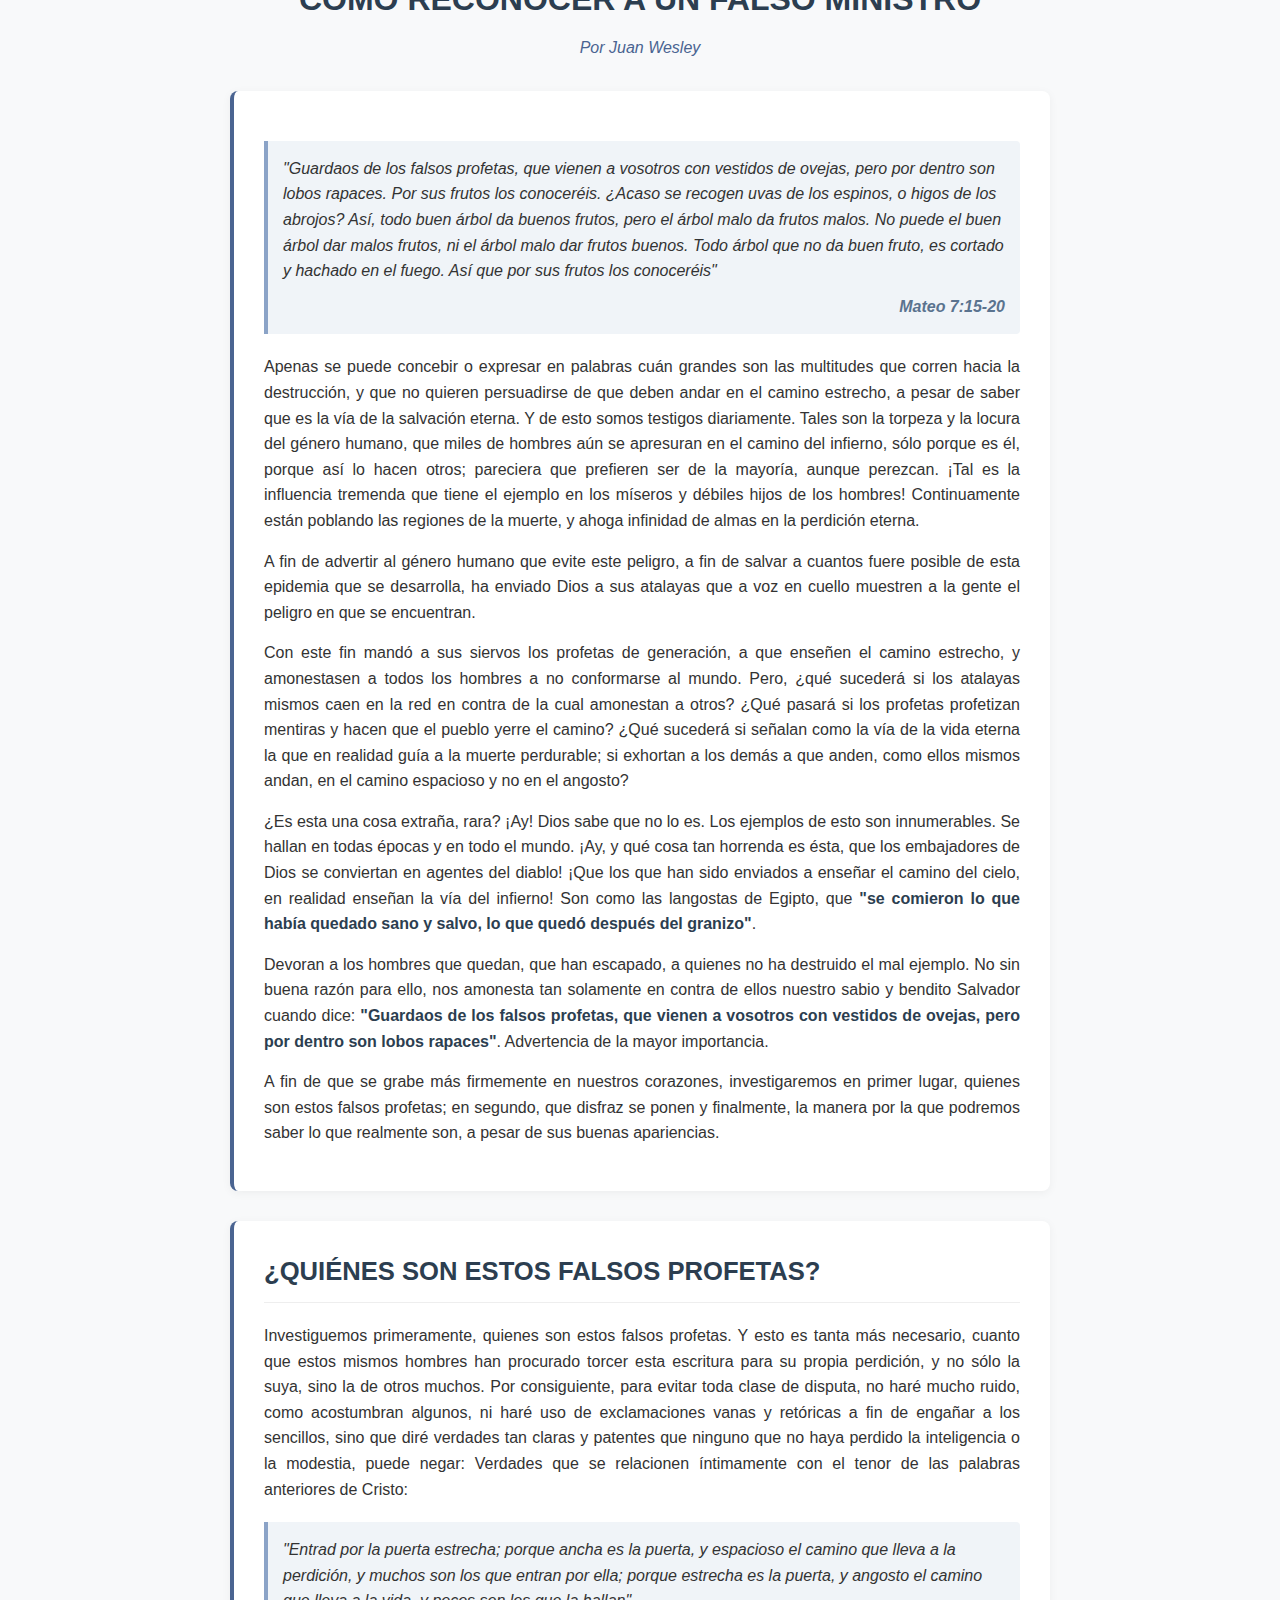
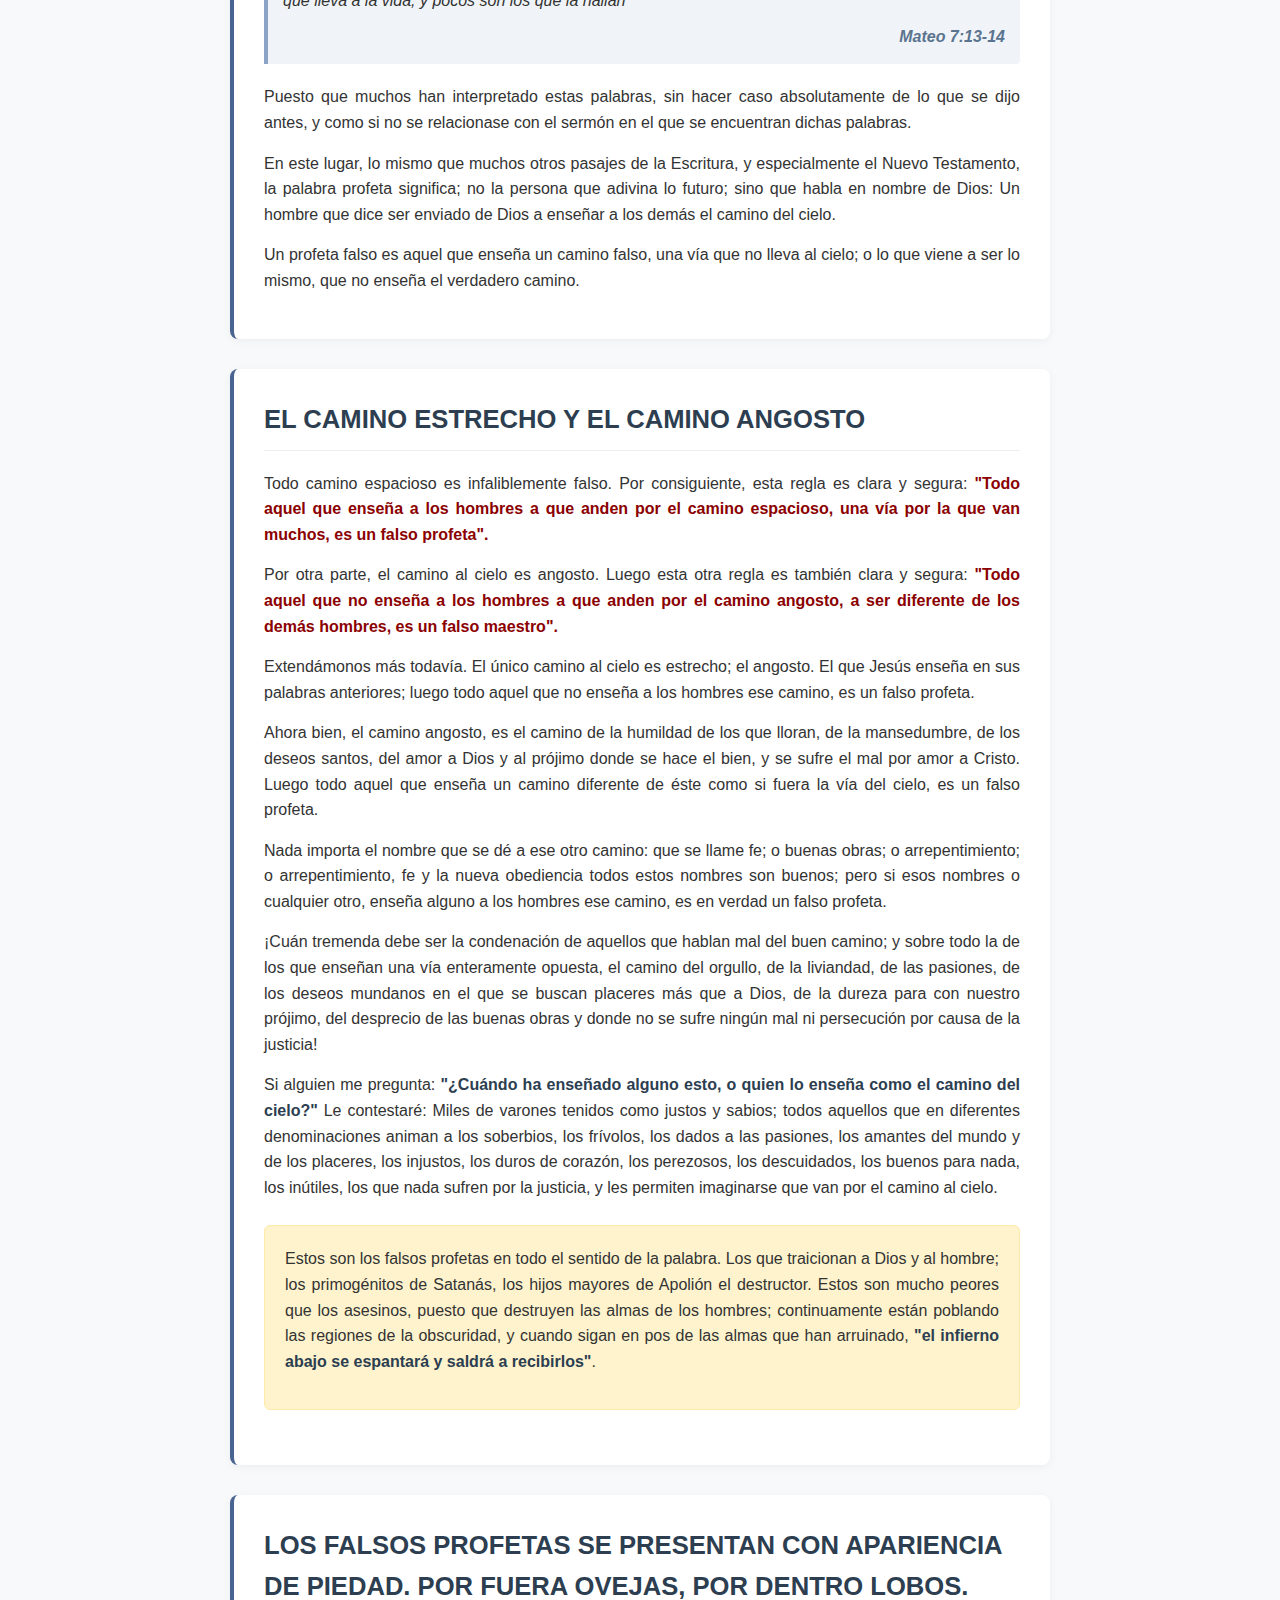
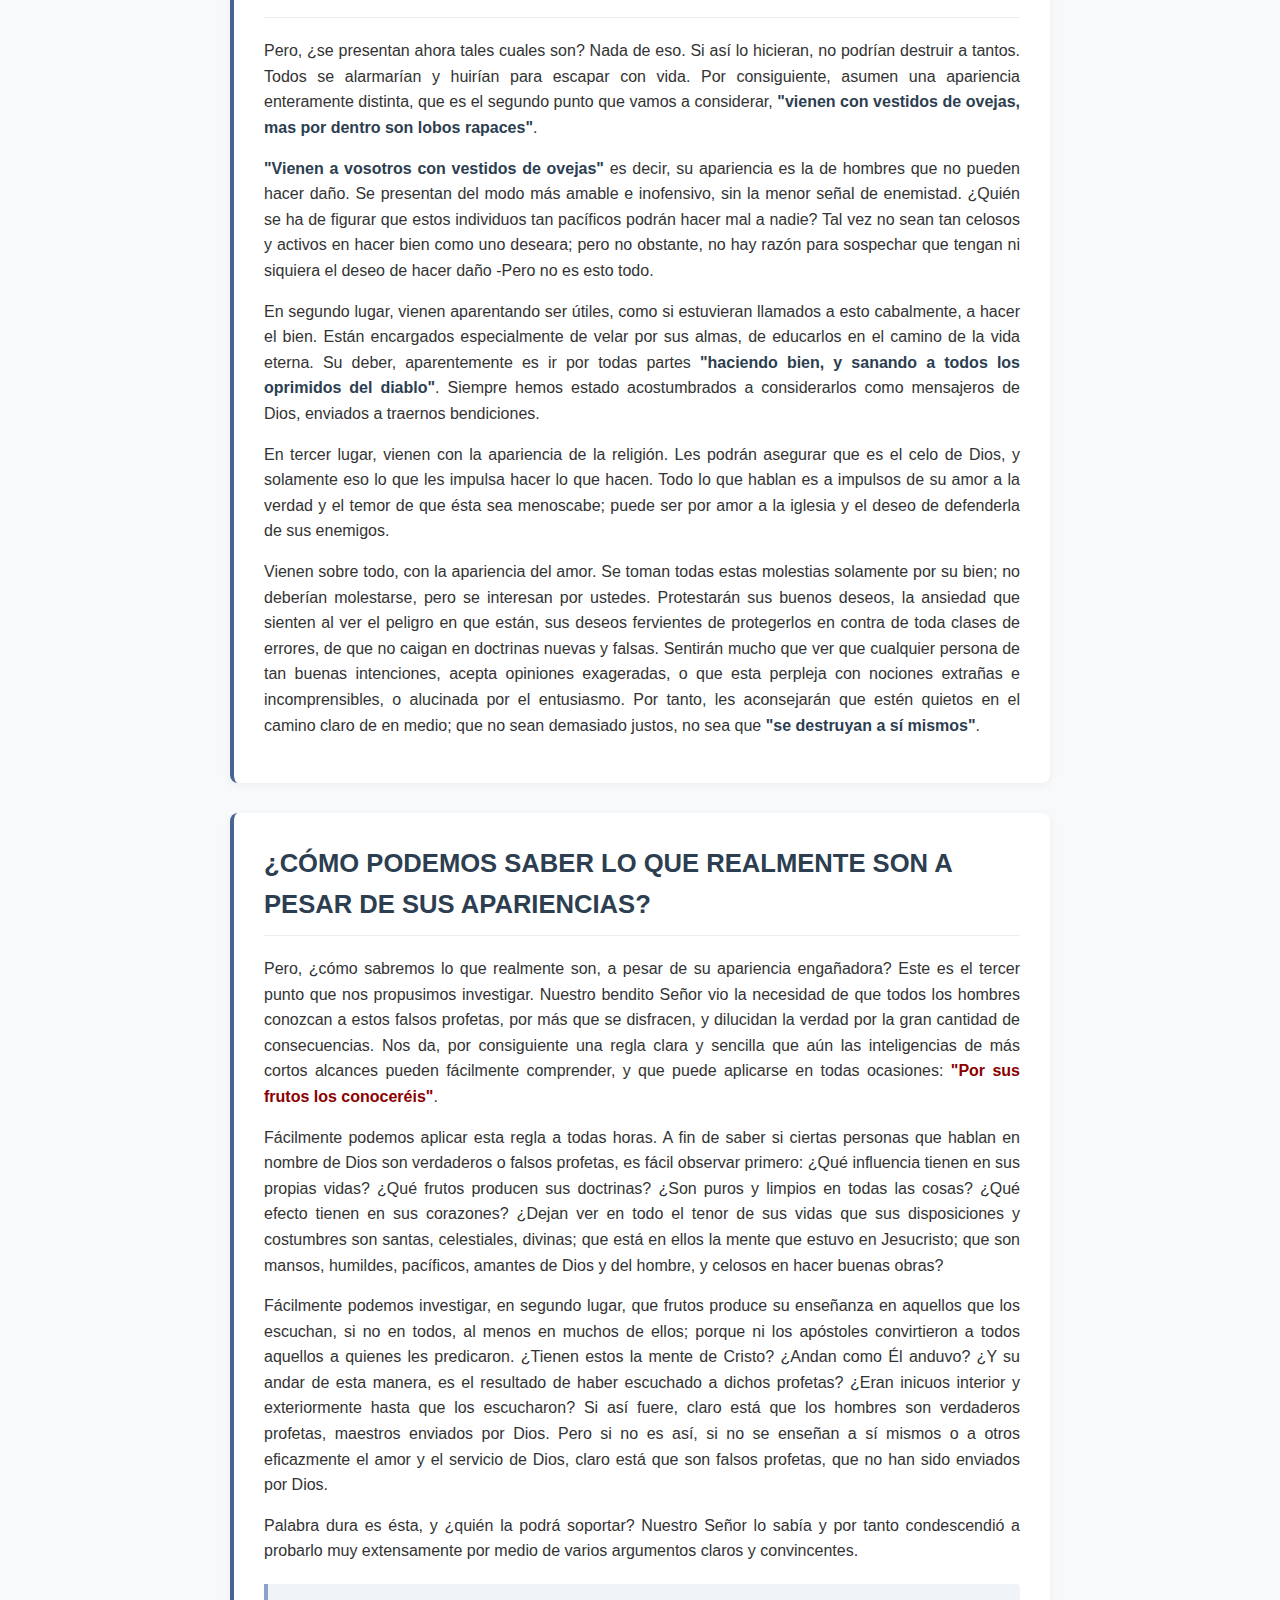
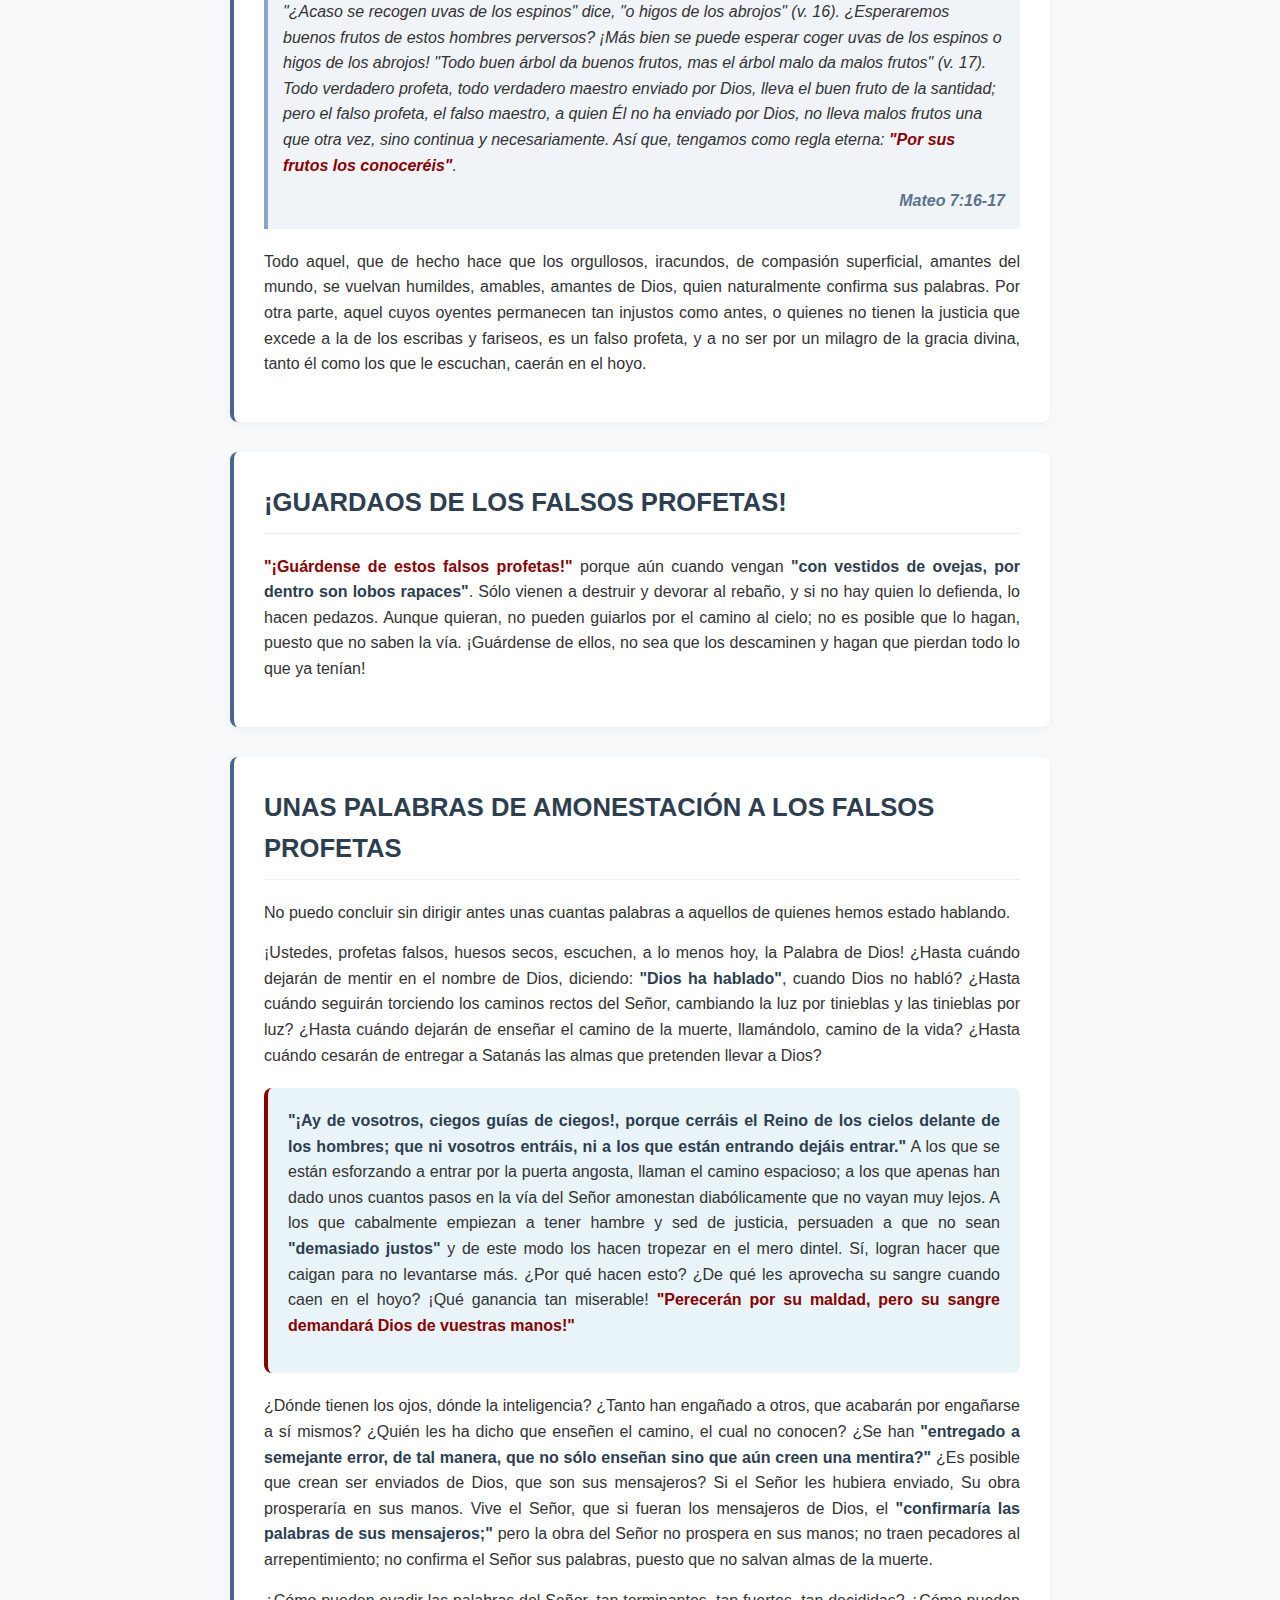
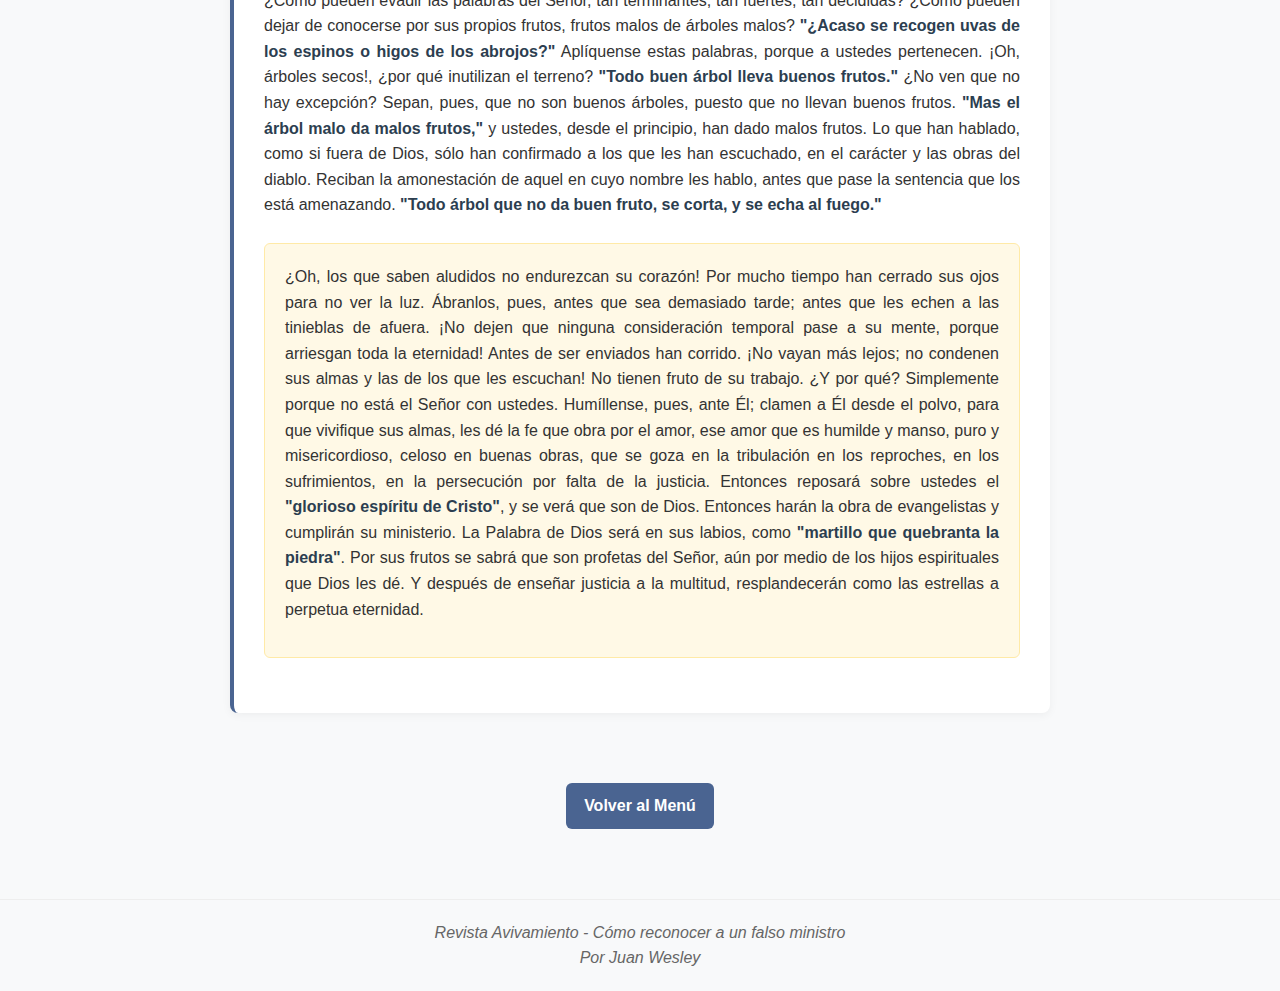
<file: revistas-avivamiento/revistas/como-reconocer-un-falso-ministro/index.html>
<!DOCTYPE html>
<html lang="es">
<head>
    <meta charset="UTF-8">
    <meta name="viewport" content="width=device-width, initial-scale=1.0">
    <title>Cómo reconocer a un falso ministro - Juan Wesley</title>
    <style>
        * {
            margin: 0;
            padding: 0;
            box-sizing: border-box;
            font-family: 'Segoe UI', Tahoma, Geneva, Verdana, sans-serif;
        }

        body {
            background-color: #f8f9fa;
            color: #333;
            line-height: 1.6;
        }

        .container {
            max-width: 900px;
            margin: 0 auto;
            padding: 20px;
        }

        header {
            background: linear-gradient(135deg, #2c3e50, #4a6491);
            color: white;
            padding: 30px 20px;
            text-align: center;
            border-radius: 0 0 10px 10px;
            box-shadow: 0 4px 12px rgba(0,0,0,0.1);
            margin-bottom: 30px;
        }

        .header-content {
            display: flex;
            justify-content: space-between;
            align-items: center;
            max-width: 900px;
            margin: 0 auto;
        }

        .author-info {
            text-align: left;
        }

        .author-name {
            font-size: 1.5rem;
            margin-bottom: 5px;
        }

        .print-button {
            background: rgba(255,255,255,0.2);
            border: 1px solid rgba(255,255,255,0.3);
            color: white;
            padding: 8px 15px;
            border-radius: 4px;
            cursor: pointer;
            font-weight: bold;
            transition: background 0.3s;
        }

        .print-button:hover {
            background: rgba(255,255,255,0.3);
        }

        .main-title {
            text-align: center;
            font-size: 2rem;
            margin: 30px 0 10px;
            color: #2c3e50;
        }

        .content-section {
            background: white;
            border-radius: 8px;
            padding: 30px;
            margin-bottom: 30px;
            box-shadow: 0 2px 10px rgba(0,0,0,0.05);
            border-left: 4px solid #4a6491;
        }

        h2 {
            color: #2c3e50;
            margin-bottom: 20px;
            padding-bottom: 10px;
            border-bottom: 1px solid #eee;
            font-size: 1.6rem;
        }

        h3 {
            color: #4a6491;
            margin: 25px 0 15px;
            font-size: 1.3rem;
        }

        p {
            margin-bottom: 15px;
            text-align: justify;
        }

        .scripture {
            background-color: #f0f4f8;
            border-left: 4px solid #8ba3c7;
            padding: 15px;
            margin: 20px 0;
            font-style: italic;
            border-radius: 0 4px 4px 0;
        }

        .scripture-ref {
            display: block;
            text-align: right;
            font-weight: bold;
            margin-top: 10px;
            color: #5a738f;
        }

        .highlight-box {
            background-color: #fff9e6;
            border: 1px solid #ffeaa7;
            border-radius: 6px;
            padding: 20px;
            margin: 25px 0;
        }

        .editors-note {
            text-align: center;
            margin: 30px 0;
            padding: 20px;
            font-weight: bold;
            font-size: 1.1rem;
            background-color: #f0f4f8;
            border-radius: 6px;
            border-top: 2px solid #4a6491;
            border-bottom: 2px solid #4a6491;
        }

        .emphasis {
            font-weight: bold;
            color: #2c3e50;
        }

        .red-emphasis {
            color: #8B0000;
            font-weight: bold;
        }



    .menu-button {
        display: inline-block;
        margin: 20px 0 10px;
        padding: 10px 18px;
        background-color: #4a6491;
        color: #fff;
        text-decoration: none;
        border-radius: 6px;
        font-weight: bold;
    }

    .menu-button:hover {
        background-color: #2c3e50;
    }

    .menu-link-container {
        text-align: center;
    }
footer {
            text-align: center;
            margin-top: 40px;
            padding: 20px;
            color: #666;
            border-top: 1px solid #eee;
            font-style: italic;
        }

        .editorial-container {
            background-color: white;
            border-radius: 8px;
            padding: 30px;
            margin-bottom: 30px;
            box-shadow: 0 2px 10px rgba(0,0,0,0.05);
            border-left: 4px solid #4a6491;
        }

        .editorial-title {
            color: #2c3e50;
            font-weight: bold;
            font-size: 1.4rem;
            margin-bottom: 15px;
        }

        .warning-box {
            background-color: #fff3cd;
            border: 1px solid #ffeaa7;
            border-radius: 6px;
            padding: 20px;
            margin: 25px 0;
        }

        .exhortation {
            background-color: #e8f4f8;
            border-radius: 8px;
            padding: 20px;
            margin: 20px 0;
            border-left: 4px solid #8B0000;
        }

        @media (max-width: 768px) {
            .container {
                padding: 10px;
            }

            header {
                padding: 20px 15px;
            }

            .header-content {
                flex-direction: column;
                text-align: center;
            }

            .author-info {
                text-align: center;
                margin-bottom: 15px;
            }

            .main-title {
                font-size: 1.7rem;
            }

            .content-section {
                padding: 20px;
            }
        }
    </style>
  <script defer src="../../../assets/reader-mode.js"></script>
</head>
<body>
<header>
    <div class="header-content">
        <div class="author-info">
            <div class="author-name">Por Juan Wesley</div>
            <div>CÓMO RECONOCER A UN FALSO MINISTRO</div>
        </div>
        <button class="print-button" onclick="window.print()">Imprimir este Número</button>
    </div>
</header>

<div class="container">
    <div class="editorial-container">
        <div class="editorial-title">EDITORIAL</div>

        <p>Estimado Lector de "Avivamiento": Nos complace en presentarle en este número una edición del importante estudio de aquel que fue ilustre en su época como reformador en tiempos de gran apostasía y recordado como un hombre célebre. Nos referimos a Juan Wesley, cuyas palabras no nos saben anticuadas, sino frescas y oportunas a pesar de haber sido pronunciadas hace más de dos siglos. Juan Wesley encontró a su paso las mismas dificultades, herejías y hombres perversos que atentaban contra la verdadera fe, que nosotros encontramos actualmente, de manera que asentimos al texto inspirado de Eclesiastés: <span class="emphasis">"¿Hay algo que se pueda decir: He aquí esto es nuevo? Ya fue en los siglos que nos han precedido".</span></p>

        <p>Desde siempre, el camino de la verdad ha estado infestado de peligros que lo hacen estrecho y difícilmente transitable. Es evidente que casi nadie camina por él. Las costumbres, el mal ejemplo, la multitud de personas que engrosan las filas de aquellos que avanzan por el camino ancho, muchas de ellas tenidas como gente "buena y razonable", el pecado que se ofrece cada vez más descaradamente, las pocas ganas de esforzarse por caminar contra la corriente y mucho menos de aparecer ante los demás como "minoría, locos o fanáticos", son unos pocos ejemplos de los estorbos que hallamos para que muchos decidan abandonar la vereda angosta. Pero a esto, hemos de sumar un peligro mucho más sutil y destructivo.</p>

        <p>Nos referimos a los falsos profetas, que es el tema que nos ocupa en este número. Falsos ministros que proliferan en nuestra sociedad y que asechan sigilosamente las almas de los que quieren escapar de la corrupción en la que viven. Líderes religiosos que se presentan inofensivos y cazan a aquellos que quieren huir de la ira venidera. ¿No es perverso que a las dificultades interiores con las que batalla el pecador por su propia maldad haya que agregar a estos enviados de Satanás que con sus suaves lisonjas y apariencia de ministros de justicia extravían irremediablemente a los inconstantes? Ciertamente <span class="emphasis">"sobre los tales ya de largo tiempo la condenación no se tarda, y su perdición no se duerme"</span> (2ª de Pedro 2:2 y 3) ¡Estemos alerta! Pues son muchos los que siguen sus disoluciones. ¿Cuánto podríamos decir de estas estrellas errantes?, pero dejemos hablar a aquel que caminó antes que nosotros por la senda angosta con tan buenos frutos en su ministerio.</p>

        <p>Como siempre, le reiteramos nuestro compromiso de poner en sus manos material cristiano selecto para traer un profundo avivamiento a su vida.</p>

        <div class="editors-note">
            ATENTAMENTE<br>
            <strong>Los Editores</strong>
        </div>
    </div>

    <h1 class="main-title">CÓMO RECONOCER A UN FALSO MINISTRO</h1>
    <div style="text-align: center; margin-bottom: 30px; font-style: italic; color: #4a6491;">Por Juan Wesley</div>

    <div class="content-section">
        <div class="scripture">
            "Guardaos de los falsos profetas, que vienen a vosotros con vestidos de ovejas, pero por dentro son lobos rapaces. Por sus frutos los conoceréis. ¿Acaso se recogen uvas de los espinos, o higos de los abrojos? Así, todo buen árbol da buenos frutos, pero el árbol malo da frutos malos. No puede el buen árbol dar malos frutos, ni el árbol malo dar frutos buenos. Todo árbol que no da buen fruto, es cortado y hachado en el fuego. Así que por sus frutos los conoceréis"
            <span class="scripture-ref">Mateo 7:15-20</span>
        </div>

        <p>Apenas se puede concebir o expresar en palabras cuán grandes son las multitudes que corren hacia la destrucción, y que no quieren persuadirse de que deben andar en el camino estrecho, a pesar de saber que es la vía de la salvación eterna. Y de esto somos testigos diariamente. Tales son la torpeza y la locura del género humano, que miles de hombres aún se apresuran en el camino del infierno, sólo porque es él, porque así lo hacen otros; pareciera que prefieren ser de la mayoría, aunque perezcan. ¡Tal es la influencia tremenda que tiene el ejemplo en los míseros y débiles hijos de los hombres! Continuamente están poblando las regiones de la muerte, y ahoga infinidad de almas en la perdición eterna.</p>

        <p>A fin de advertir al género humano que evite este peligro, a fin de salvar a cuantos fuere posible de esta epidemia que se desarrolla, ha enviado Dios a sus atalayas que a voz en cuello muestren a la gente el peligro en que se encuentran.</p>

        <p>Con este fin mandó a sus siervos los profetas de generación, a que enseñen el camino estrecho, y amonestasen a todos los hombres a no conformarse al mundo. Pero, ¿qué sucederá si los atalayas mismos caen en la red en contra de la cual amonestan a otros? ¿Qué pasará si los profetas profetizan mentiras y hacen que el pueblo yerre el camino? ¿Qué sucederá si señalan como la vía de la vida eterna la que en realidad guía a la muerte perdurable; si exhortan a los demás a que anden, como ellos mismos andan, en el camino espacioso y no en el angosto?</p>

        <p>¿Es esta una cosa extraña, rara? ¡Ay! Dios sabe que no lo es. Los ejemplos de esto son innumerables. Se hallan en todas épocas y en todo el mundo. ¡Ay, y qué cosa tan horrenda es ésta, que los embajadores de Dios se conviertan en agentes del diablo! ¡Que los que han sido enviados a enseñar el camino del cielo, en realidad enseñan la vía del infierno! Son como las langostas de Egipto, que <span class="emphasis">"se comieron lo que había quedado sano y salvo, lo que quedó después del granizo"</span>.</p>

        <p>Devoran a los hombres que quedan, que han escapado, a quienes no ha destruido el mal ejemplo. No sin buena razón para ello, nos amonesta tan solamente en contra de ellos nuestro sabio y bendito Salvador cuando dice: <span class="emphasis">"Guardaos de los falsos profetas, que vienen a vosotros con vestidos de ovejas, pero por dentro son lobos rapaces"</span>. Advertencia de la mayor importancia.</p>

        <p>A fin de que se grabe más firmemente en nuestros corazones, investigaremos en primer lugar, quienes son estos falsos profetas; en segundo, que disfraz se ponen y finalmente, la manera por la que podremos saber lo que realmente son, a pesar de sus buenas apariencias.</p>
    </div>

    <div class="content-section">
        <h2>¿QUIÉNES SON ESTOS FALSOS PROFETAS?</h2>

        <p>Investiguemos primeramente, quienes son estos falsos profetas. Y esto es tanta más necesario, cuanto que estos mismos hombres han procurado torcer esta escritura para su propia perdición, y no sólo la suya, sino la de otros muchos. Por consiguiente, para evitar toda clase de disputa, no haré mucho ruido, como acostumbran algunos, ni haré uso de exclamaciones vanas y retóricas a fin de engañar a los sencillos, sino que diré verdades tan claras y patentes que ninguno que no haya perdido la inteligencia o la modestia, puede negar: Verdades que se relacionen íntimamente con el tenor de las palabras anteriores de Cristo:</p>

        <div class="scripture">
            "Entrad por la puerta estrecha; porque ancha es la puerta, y espacioso el camino que lleva a la perdición, y muchos son los que entran por ella; porque estrecha es la puerta, y angosto el camino que lleva a la vida, y pocos son los que la hallan"
            <span class="scripture-ref">Mateo 7:13-14</span>
        </div>

        <p>Puesto que muchos han interpretado estas palabras, sin hacer caso absolutamente de lo que se dijo antes, y como si no se relacionase con el sermón en el que se encuentran dichas palabras.</p>

        <p>En este lugar, lo mismo que muchos otros pasajes de la Escritura, y especialmente el Nuevo Testamento, la palabra profeta significa; no la persona que adivina lo futuro; sino que habla en nombre de Dios: Un hombre que dice ser enviado de Dios a enseñar a los demás el camino del cielo.</p>

        <p>Un profeta falso es aquel que enseña un camino falso, una vía que no lleva al cielo; o lo que viene a ser lo mismo, que no enseña el verdadero camino.</p>
    </div>

    <div class="content-section">
        <h2>EL CAMINO ESTRECHO Y EL CAMINO ANGOSTO</h2>

        <p>Todo camino espacioso es infaliblemente falso. Por consiguiente, esta regla es clara y segura: <span class="red-emphasis">"Todo aquel que enseña a los hombres a que anden por el camino espacioso, una vía por la que van muchos, es un falso profeta".</span></p>

        <p>Por otra parte, el camino al cielo es angosto. Luego esta otra regla es también clara y segura: <span class="red-emphasis">"Todo aquel que no enseña a los hombres a que anden por el camino angosto, a ser diferente de los demás hombres, es un falso maestro".</span></p>

        <p>Extendámonos más todavía. El único camino al cielo es estrecho; el angosto. El que Jesús enseña en sus palabras anteriores; luego todo aquel que no enseña a los hombres ese camino, es un falso profeta.</p>

        <p>Ahora bien, el camino angosto, es el camino de la humildad de los que lloran, de la mansedumbre, de los deseos santos, del amor a Dios y al prójimo donde se hace el bien, y se sufre el mal por amor a Cristo. Luego todo aquel que enseña un camino diferente de éste como si fuera la vía del cielo, es un falso profeta.</p>

        <p>Nada importa el nombre que se dé a ese otro camino: que se llame fe; o buenas obras; o arrepentimiento; o arrepentimiento, fe y la nueva obediencia todos estos nombres son buenos; pero si esos nombres o cualquier otro, enseña alguno a los hombres ese camino, es en verdad un falso profeta.</p>

        <p>¡Cuán tremenda debe ser la condenación de aquellos que hablan mal del buen camino; y sobre todo la de los que enseñan una vía enteramente opuesta, el camino del orgullo, de la liviandad, de las pasiones, de los deseos mundanos en el que se buscan placeres más que a Dios, de la dureza para con nuestro prójimo, del desprecio de las buenas obras y donde no se sufre ningún mal ni persecución por causa de la justicia!</p>

        <p>Si alguien me pregunta: <span class="emphasis">"¿Cuándo ha enseñado alguno esto, o quien lo enseña como el camino del cielo?"</span> Le contestaré: Miles de varones tenidos como justos y sabios; todos aquellos que en diferentes denominaciones animan a los soberbios, los frívolos, los dados a las pasiones, los amantes del mundo y de los placeres, los injustos, los duros de corazón, los perezosos, los descuidados, los buenos para nada, los inútiles, los que nada sufren por la justicia, y les permiten imaginarse que van por el camino al cielo.</p>

        <div class="warning-box">
            <p>Estos son los falsos profetas en todo el sentido de la palabra. Los que traicionan a Dios y al hombre; los primogénitos de Satanás, los hijos mayores de Apolión el destructor. Estos son mucho peores que los asesinos, puesto que destruyen las almas de los hombres; continuamente están poblando las regiones de la obscuridad, y cuando sigan en pos de las almas que han arruinado, <span class="emphasis">"el infierno abajo se espantará y saldrá a recibirlos"</span>.</p>
        </div>
    </div>

    <div class="content-section">
        <h2>LOS FALSOS PROFETAS SE PRESENTAN CON APARIENCIA DE PIEDAD. POR FUERA OVEJAS, POR DENTRO LOBOS.</h2>

        <p>Pero, ¿se presentan ahora tales cuales son? Nada de eso. Si así lo hicieran, no podrían destruir a tantos. Todos se alarmarían y huirían para escapar con vida. Por consiguiente, asumen una apariencia enteramente distinta, que es el segundo punto que vamos a considerar, <span class="emphasis">"vienen con vestidos de ovejas, mas por dentro son lobos rapaces"</span>.</p>

        <p><span class="emphasis">"Vienen a vosotros con vestidos de ovejas"</span> es decir, su apariencia es la de hombres que no pueden hacer daño. Se presentan del modo más amable e inofensivo, sin la menor señal de enemistad. ¿Quién se ha de figurar que estos individuos tan pacíficos podrán hacer mal a nadie? Tal vez no sean tan celosos y activos en hacer bien como uno deseara; pero no obstante, no hay razón para sospechar que tengan ni siquiera el deseo de hacer daño -Pero no es esto todo.</p>

        <p>En segundo lugar, vienen aparentando ser útiles, como si estuvieran llamados a esto cabalmente, a hacer el bien. Están encargados especialmente de velar por sus almas, de educarlos en el camino de la vida eterna. Su deber, aparentemente es ir por todas partes <span class="emphasis">"haciendo bien, y sanando a todos los oprimidos del diablo"</span>. Siempre hemos estado acostumbrados a considerarlos como mensajeros de Dios, enviados a traernos bendiciones.</p>

        <p>En tercer lugar, vienen con la apariencia de la religión. Les podrán asegurar que es el celo de Dios, y solamente eso lo que les impulsa hacer lo que hacen. Todo lo que hablan es a impulsos de su amor a la verdad y el temor de que ésta sea menoscabe; puede ser por amor a la iglesia y el deseo de defenderla de sus enemigos.</p>

        <p>Vienen sobre todo, con la apariencia del amor. Se toman todas estas molestias solamente por su bien; no deberían molestarse, pero se interesan por ustedes. Protestarán sus buenos deseos, la ansiedad que sienten al ver el peligro en que están, sus deseos fervientes de protegerlos en contra de toda clases de errores, de que no caigan en doctrinas nuevas y falsas. Sentirán mucho que ver que cualquier persona de tan buenas intenciones, acepta opiniones exageradas, o que esta perpleja con nociones extrañas e incomprensibles, o alucinada por el entusiasmo. Por tanto, les aconsejarán que estén quietos en el camino claro de en medio; que no sean demasiado justos, no sea que <span class="emphasis">"se destruyan a sí mismos"</span>.</p>
    </div>

    <div class="content-section">
        <h2>¿CÓMO PODEMOS SABER LO QUE REALMENTE SON A PESAR DE SUS APARIENCIAS?</h2>

        <p>Pero, ¿cómo sabremos lo que realmente son, a pesar de su apariencia engañadora? Este es el tercer punto que nos propusimos investigar. Nuestro bendito Señor vio la necesidad de que todos los hombres conozcan a estos falsos profetas, por más que se disfracen, y dilucidan la verdad por la gran cantidad de consecuencias. Nos da, por consiguiente una regla clara y sencilla que aún las inteligencias de más cortos alcances pueden fácilmente comprender, y que puede aplicarse en todas ocasiones: <span class="red-emphasis">"Por sus frutos los conoceréis"</span>.</p>

        <p>Fácilmente podemos aplicar esta regla a todas horas. A fin de saber si ciertas personas que hablan en nombre de Dios son verdaderos o falsos profetas, es fácil observar primero: ¿Qué influencia tienen en sus propias vidas? ¿Qué frutos producen sus doctrinas? ¿Son puros y limpios en todas las cosas? ¿Qué efecto tienen en sus corazones? ¿Dejan ver en todo el tenor de sus vidas que sus disposiciones y costumbres son santas, celestiales, divinas; que está en ellos la mente que estuvo en Jesucristo; que son mansos, humildes, pacíficos, amantes de Dios y del hombre, y celosos en hacer buenas obras?</p>

        <p>Fácilmente podemos investigar, en segundo lugar, que frutos produce su enseñanza en aquellos que los escuchan, si no en todos, al menos en muchos de ellos; porque ni los apóstoles convirtieron a todos aquellos a quienes les predicaron. ¿Tienen estos la mente de Cristo? ¿Andan como Él anduvo? ¿Y su andar de esta manera, es el resultado de haber escuchado a dichos profetas? ¿Eran inicuos interior y exteriormente hasta que los escucharon? Si así fuere, claro está que los hombres son verdaderos profetas, maestros enviados por Dios. Pero si no es así, si no se enseñan a sí mismos o a otros eficazmente el amor y el servicio de Dios, claro está que son falsos profetas, que no han sido enviados por Dios.</p>

        <p>Palabra dura es ésta, y ¿quién la podrá soportar? Nuestro Señor lo sabía y por tanto condescendió a probarlo muy extensamente por medio de varios argumentos claros y convincentes.</p>

        <div class="scripture">
            "¿Acaso se recogen uvas de los espinos" dice, "o higos de los abrojos" (v. 16). ¿Esperaremos buenos frutos de estos hombres perversos? ¡Más bien se puede esperar coger uvas de los espinos o higos de los abrojos! "Todo buen árbol da buenos frutos, mas el árbol malo da malos frutos" (v. 17). Todo verdadero profeta, todo verdadero maestro enviado por Dios, lleva el buen fruto de la santidad; pero el falso profeta, el falso maestro, a quien Él no ha enviado por Dios, no lleva malos frutos una que otra vez, sino continua y necesariamente. Así que, tengamos como regla eterna: <span class="red-emphasis">"Por sus frutos los conoceréis"</span>.
            <span class="scripture-ref">Mateo 7:16-17</span>
        </div>

        <p>Todo aquel, que de hecho hace que los orgullosos, iracundos, de compasión superficial, amantes del mundo, se vuelvan humildes, amables, amantes de Dios, quien naturalmente confirma sus palabras. Por otra parte, aquel cuyos oyentes permanecen tan injustos como antes, o quienes no tienen la justicia que excede a la de los escribas y fariseos, es un falso profeta, y a no ser por un milagro de la gracia divina, tanto él como los que le escuchan, caerán en el hoyo.</p>
    </div>

    <div class="content-section">
        <h2>¡GUARDAOS DE LOS FALSOS PROFETAS!</h2>

        <p><span class="red-emphasis">"¡Guárdense de estos falsos profetas!"</span> porque aún cuando vengan <span class="emphasis">"con vestidos de ovejas, por dentro son lobos rapaces"</span>. Sólo vienen a destruir y devorar al rebaño, y si no hay quien lo defienda, lo hacen pedazos. Aunque quieran, no pueden guiarlos por el camino al cielo; no es posible que lo hagan, puesto que no saben la vía. ¡Guárdense de ellos, no sea que los descaminen y hagan que pierdan todo lo que ya tenían!</p>
    </div>

    <div class="content-section">
        <h2>UNAS PALABRAS DE AMONESTACIÓN A LOS FALSOS PROFETAS</h2>

        <p>No puedo concluir sin dirigir antes unas cuantas palabras a aquellos de quienes hemos estado hablando.</p>

        <p>¡Ustedes, profetas falsos, huesos secos, escuchen, a lo menos hoy, la Palabra de Dios! ¿Hasta cuándo dejarán de mentir en el nombre de Dios, diciendo: <span class="emphasis">"Dios ha hablado"</span>, cuando Dios no habló? ¿Hasta cuándo seguirán torciendo los caminos rectos del Señor, cambiando la luz por tinieblas y las tinieblas por luz? ¿Hasta cuándo dejarán de enseñar el camino de la muerte, llamándolo, camino de la vida? ¿Hasta cuándo cesarán de entregar a Satanás las almas que pretenden llevar a Dios?</p>

        <div class="exhortation">
            <p><span class="emphasis">"¡Ay de vosotros, ciegos guías de ciegos!, porque cerráis el Reino de los cielos delante de los hombres; que ni vosotros entráis, ni a los que están entrando dejáis entrar."</span> A los que se están esforzando a entrar por la puerta angosta, llaman el camino espacioso; a los que apenas han dado unos cuantos pasos en la vía del Señor amonestan diabólicamente que no vayan muy lejos. A los que cabalmente empiezan a tener hambre y sed de justicia, persuaden a que no sean <span class="emphasis">"demasiado justos"</span> y de este modo los hacen tropezar en el mero dintel. Sí, logran hacer que caigan para no levantarse más. ¿Por qué hacen esto? ¿De qué les aprovecha su sangre cuando caen en el hoyo? ¡Qué ganancia tan miserable! <span class="red-emphasis">"Perecerán por su maldad, pero su sangre demandará Dios de vuestras manos!"</span></p>
        </div>

        <p>¿Dónde tienen los ojos, dónde la inteligencia? ¿Tanto han engañado a otros, que acabarán por engañarse a sí mismos? ¿Quién les ha dicho que enseñen el camino, el cual no conocen? ¿Se han <span class="emphasis">"entregado a semejante error, de tal manera, que no sólo enseñan sino que aún creen una mentira?"</span> ¿Es posible que crean ser enviados de Dios, que son sus mensajeros? Si el Señor les hubiera enviado, Su obra prosperaría en sus manos. Vive el Señor, que si fueran los mensajeros de Dios, el <span class="emphasis">"confirmaría las palabras de sus mensajeros;"</span> pero la obra del Señor no prospera en sus manos; no traen pecadores al arrepentimiento; no confirma el Señor sus palabras, puesto que no salvan almas de la muerte.</p>

        <p>¿Cómo pueden evadir las palabras del Señor, tan terminantes, tan fuertes, tan decididas? ¿Cómo pueden dejar de conocerse por sus propios frutos, frutos malos de árboles malos? <span class="emphasis">"¿Acaso se recogen uvas de los espinos o higos de los abrojos?"</span> Aplíquense estas palabras, porque a ustedes pertenecen. ¡Oh, árboles secos!, ¿por qué inutilizan el terreno? <span class="emphasis">"Todo buen árbol lleva buenos frutos."</span> ¿No ven que no hay excepción? Sepan, pues, que no son buenos árboles, puesto que no llevan buenos frutos. <span class="emphasis">"Mas el árbol malo da malos frutos,"</span> y ustedes, desde el principio, han dado malos frutos. Lo que han hablado, como si fuera de Dios, sólo han confirmado a los que les han escuchado, en el carácter y las obras del diablo. Reciban la amonestación de aquel en cuyo nombre les hablo, antes que pase la sentencia que los está amenazando. <span class="emphasis">"Todo árbol que no da buen fruto, se corta, y se echa al fuego."</span></p>

        <div class="highlight-box">
            <p>¿Oh, los que saben aludidos no endurezcan su corazón! Por mucho tiempo han cerrado sus ojos para no ver la luz. Ábranlos, pues, antes que sea demasiado tarde; antes que les echen a las tinieblas de afuera. ¡No dejen que ninguna consideración temporal pase a su mente, porque arriesgan toda la eternidad! Antes de ser enviados han corrido. ¡No vayan más lejos; no condenen sus almas y las de los que les escuchan! No tienen fruto de su trabajo. ¿Y por qué? Simplemente porque no está el Señor con ustedes. Humíllense, pues, ante Él; clamen a Él desde el polvo, para que vivifique sus almas, les dé la fe que obra por el amor, ese amor que es humilde y manso, puro y misericordioso, celoso en buenas obras, que se goza en la tribulación en los reproches, en los sufrimientos, en la persecución por falta de la justicia. Entonces reposará sobre ustedes el <span class="emphasis">"glorioso espíritu de Cristo"</span>, y se verá que son de Dios. Entonces harán la obra de evangelistas y cumplirán su ministerio. La Palabra de Dios será en sus labios, como <span class="emphasis">"martillo que quebranta la piedra"</span>. Por sus frutos se sabrá que son profetas del Señor, aún por medio de los hijos espirituales que Dios les dé. Y después de enseñar justicia a la multitud, resplandecerán como las estrellas a perpetua eternidad.</p>
        </div>
    </div>
</div>

<div class="menu-link-container">
  <a class="menu-button" href="../../menu.html">Volver al Menú</a>
</div>

<footer>
    Revista Avivamiento - Cómo reconocer a un falso ministro<br>
    Por Juan Wesley
</footer>
  <script src="../../../assets/theme.js"></script>
</body>
</html>
</file>
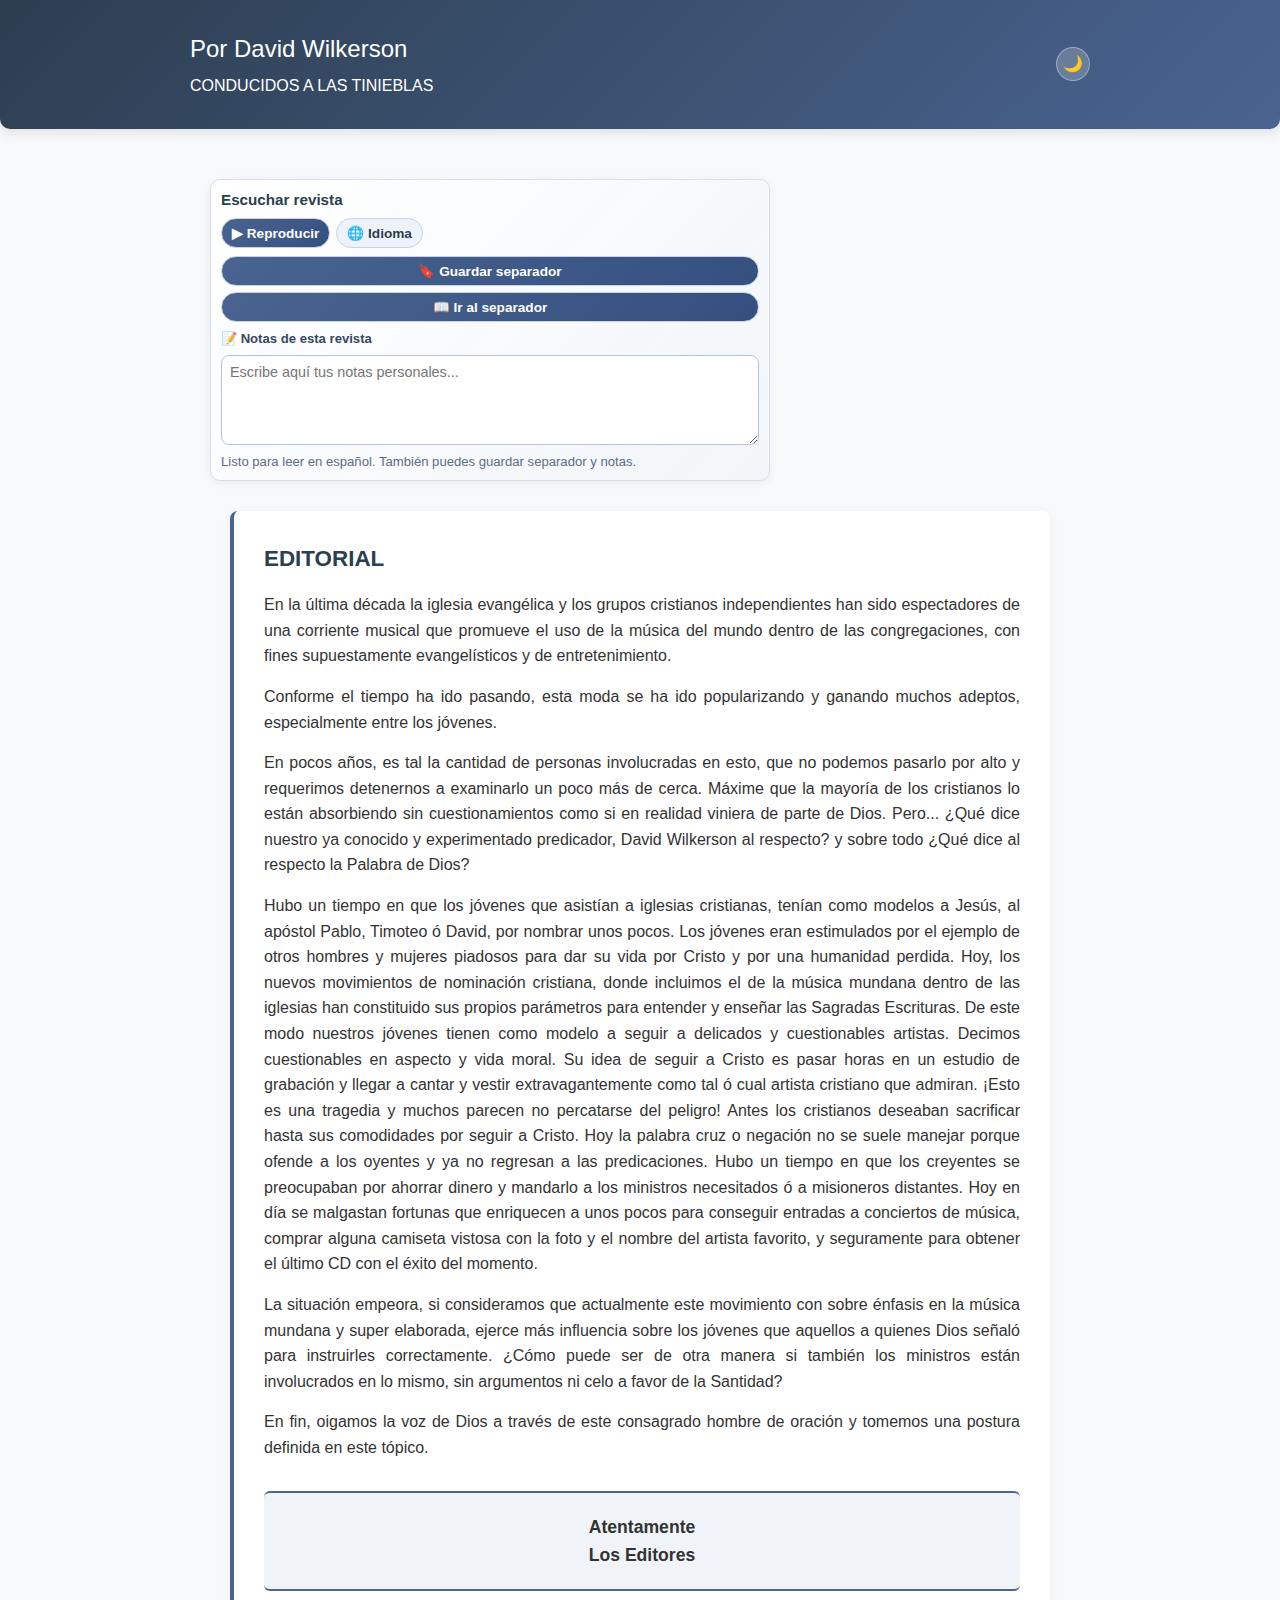
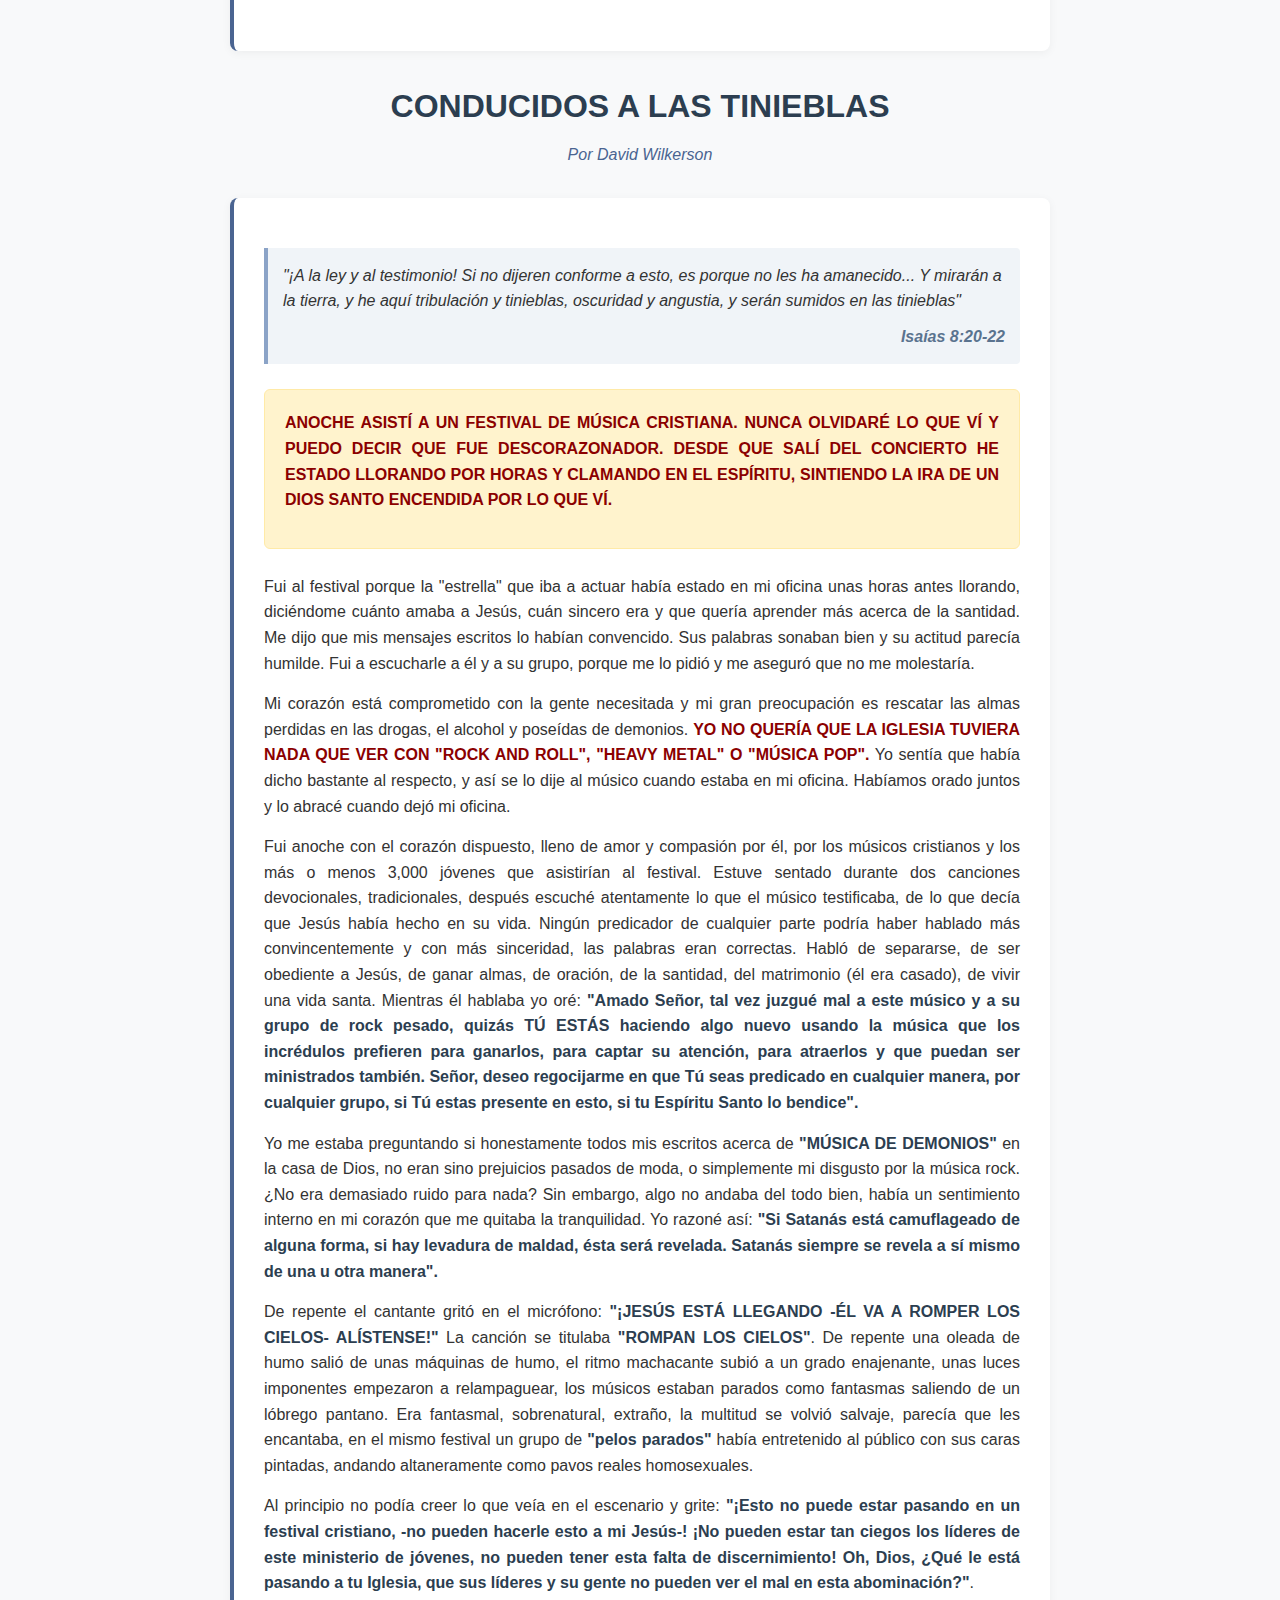
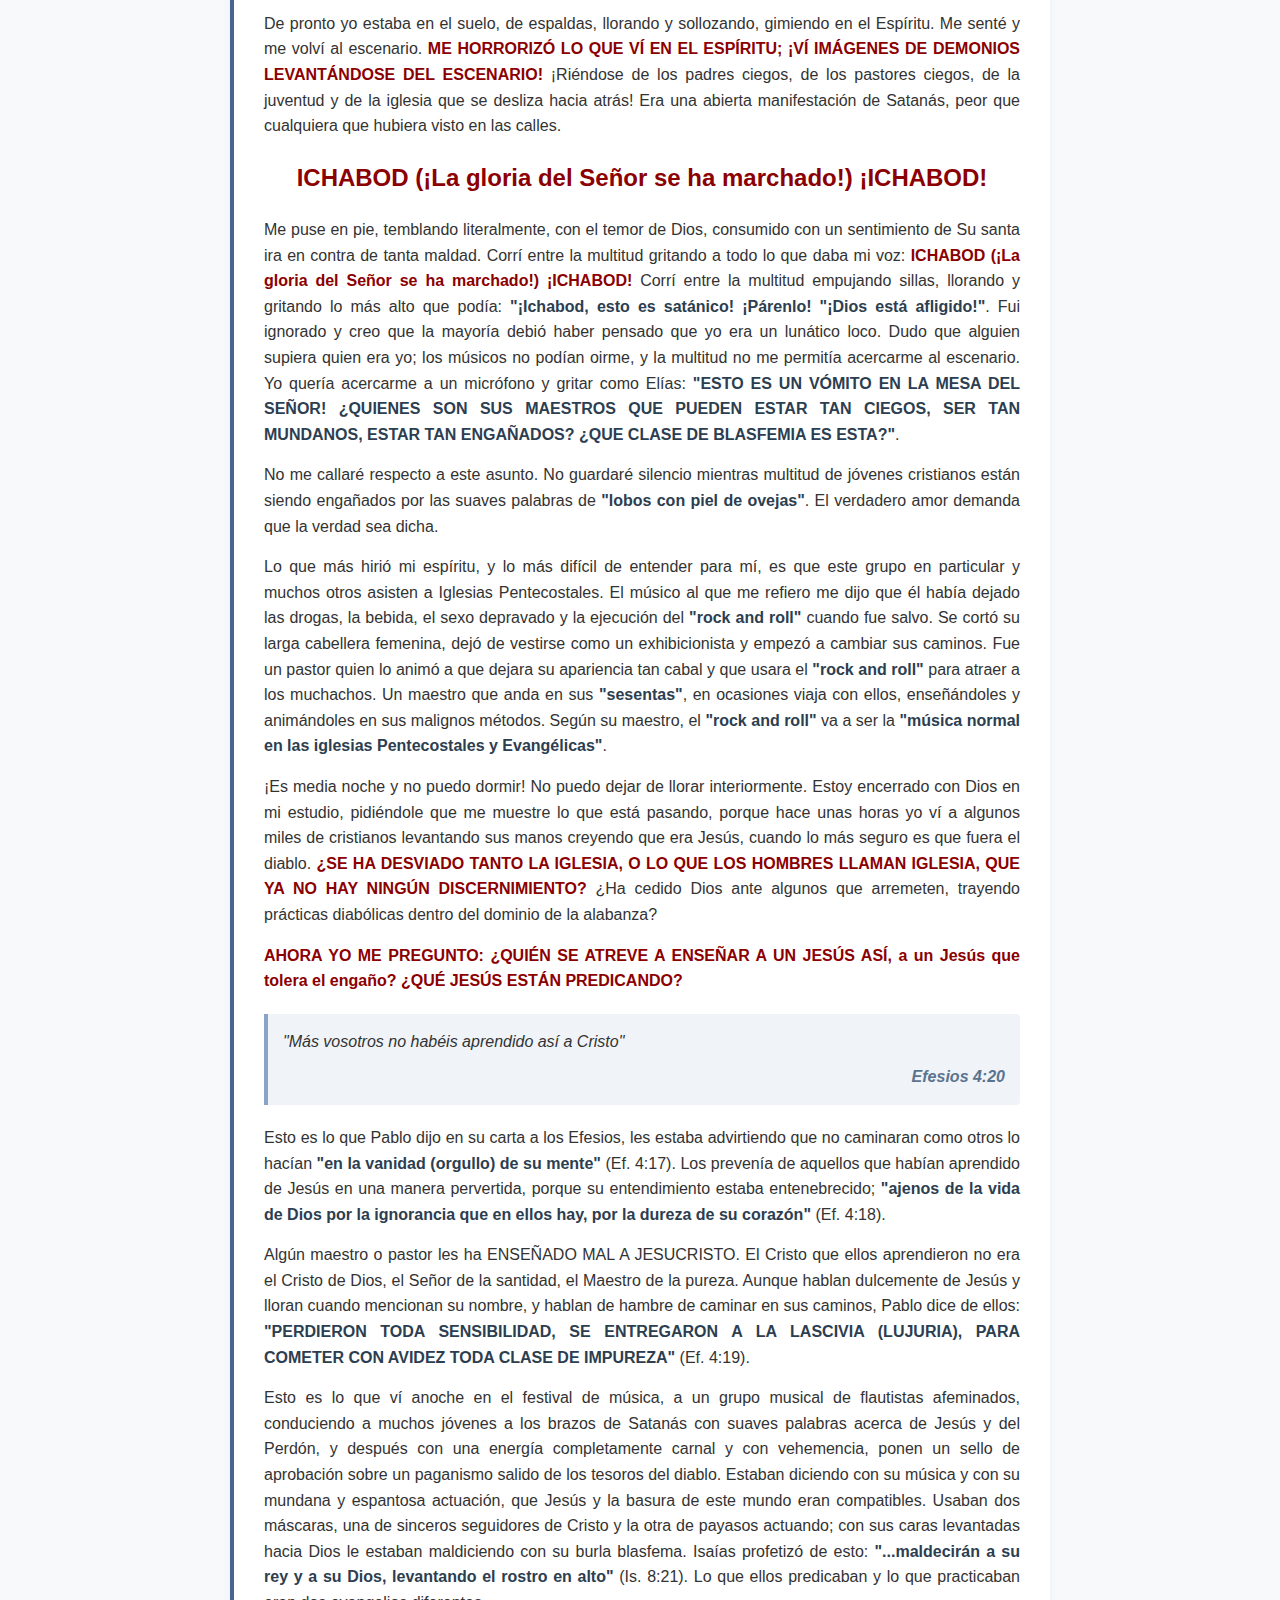
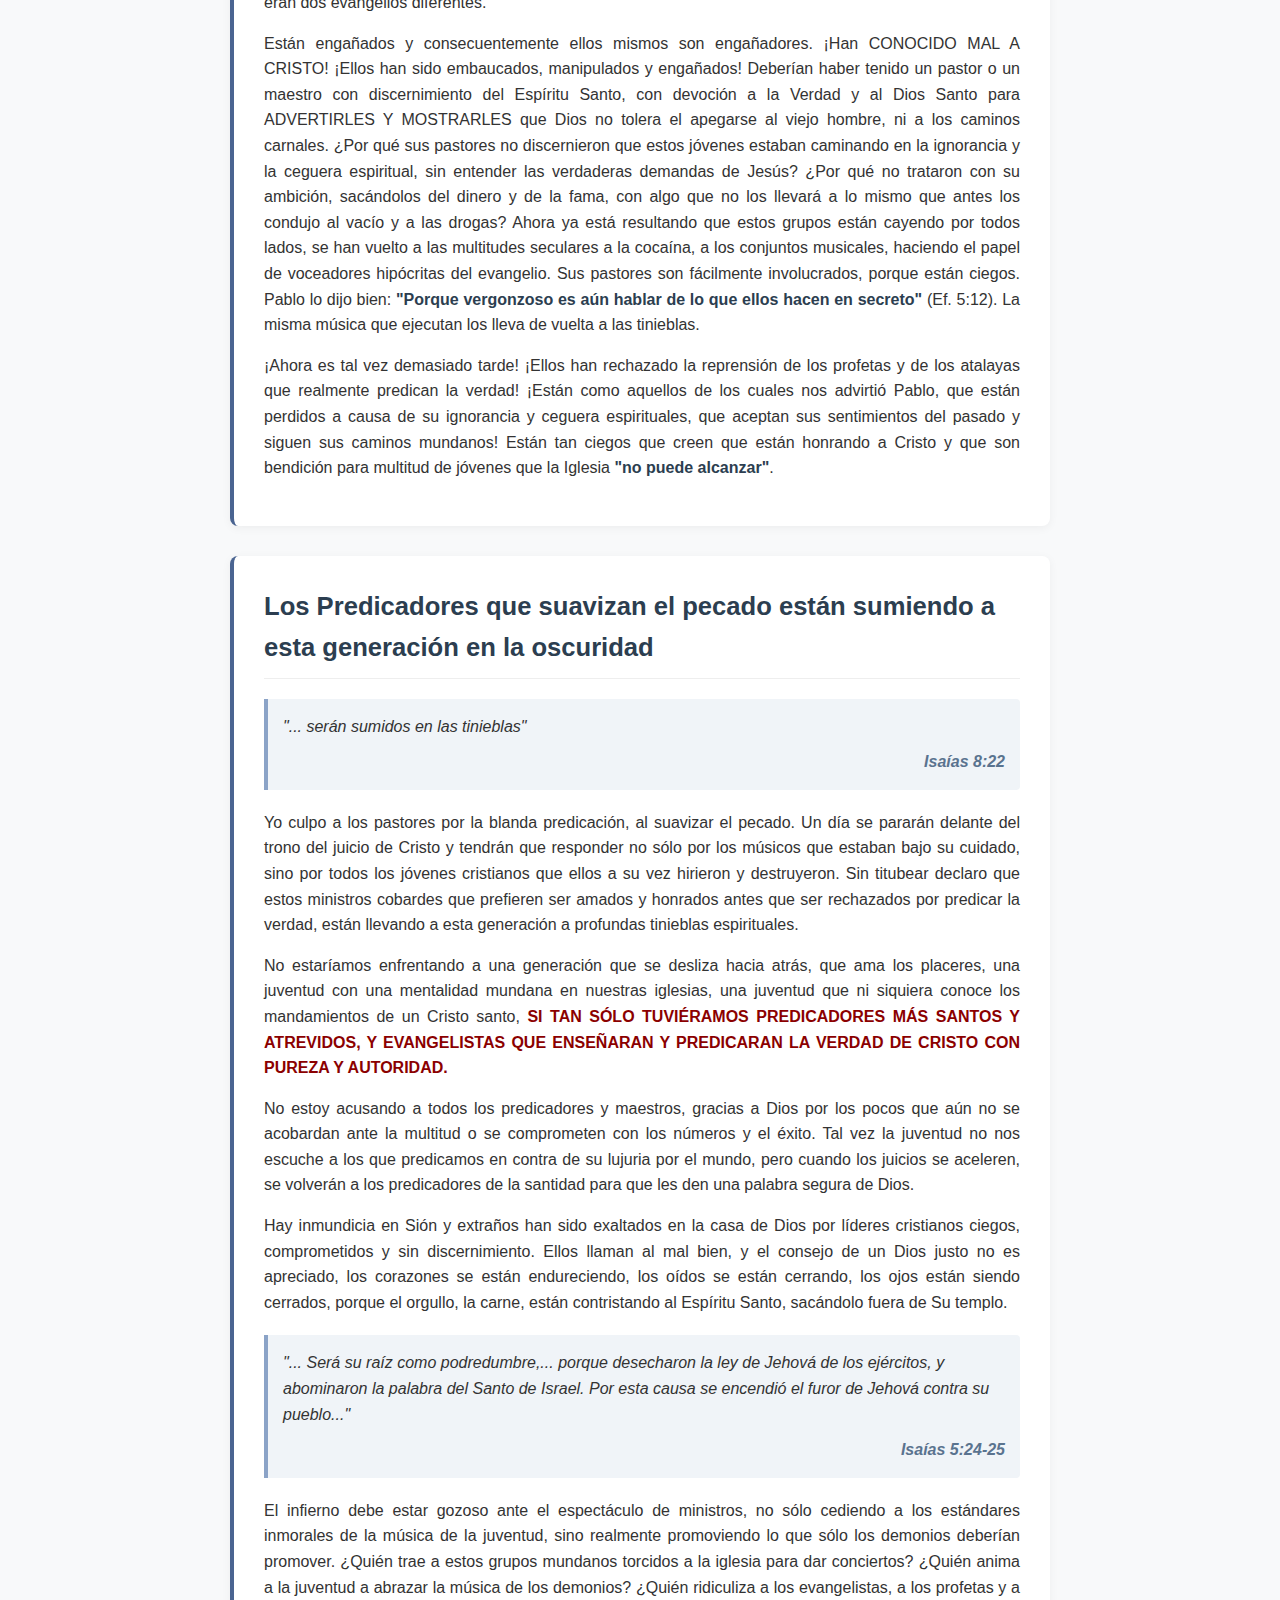
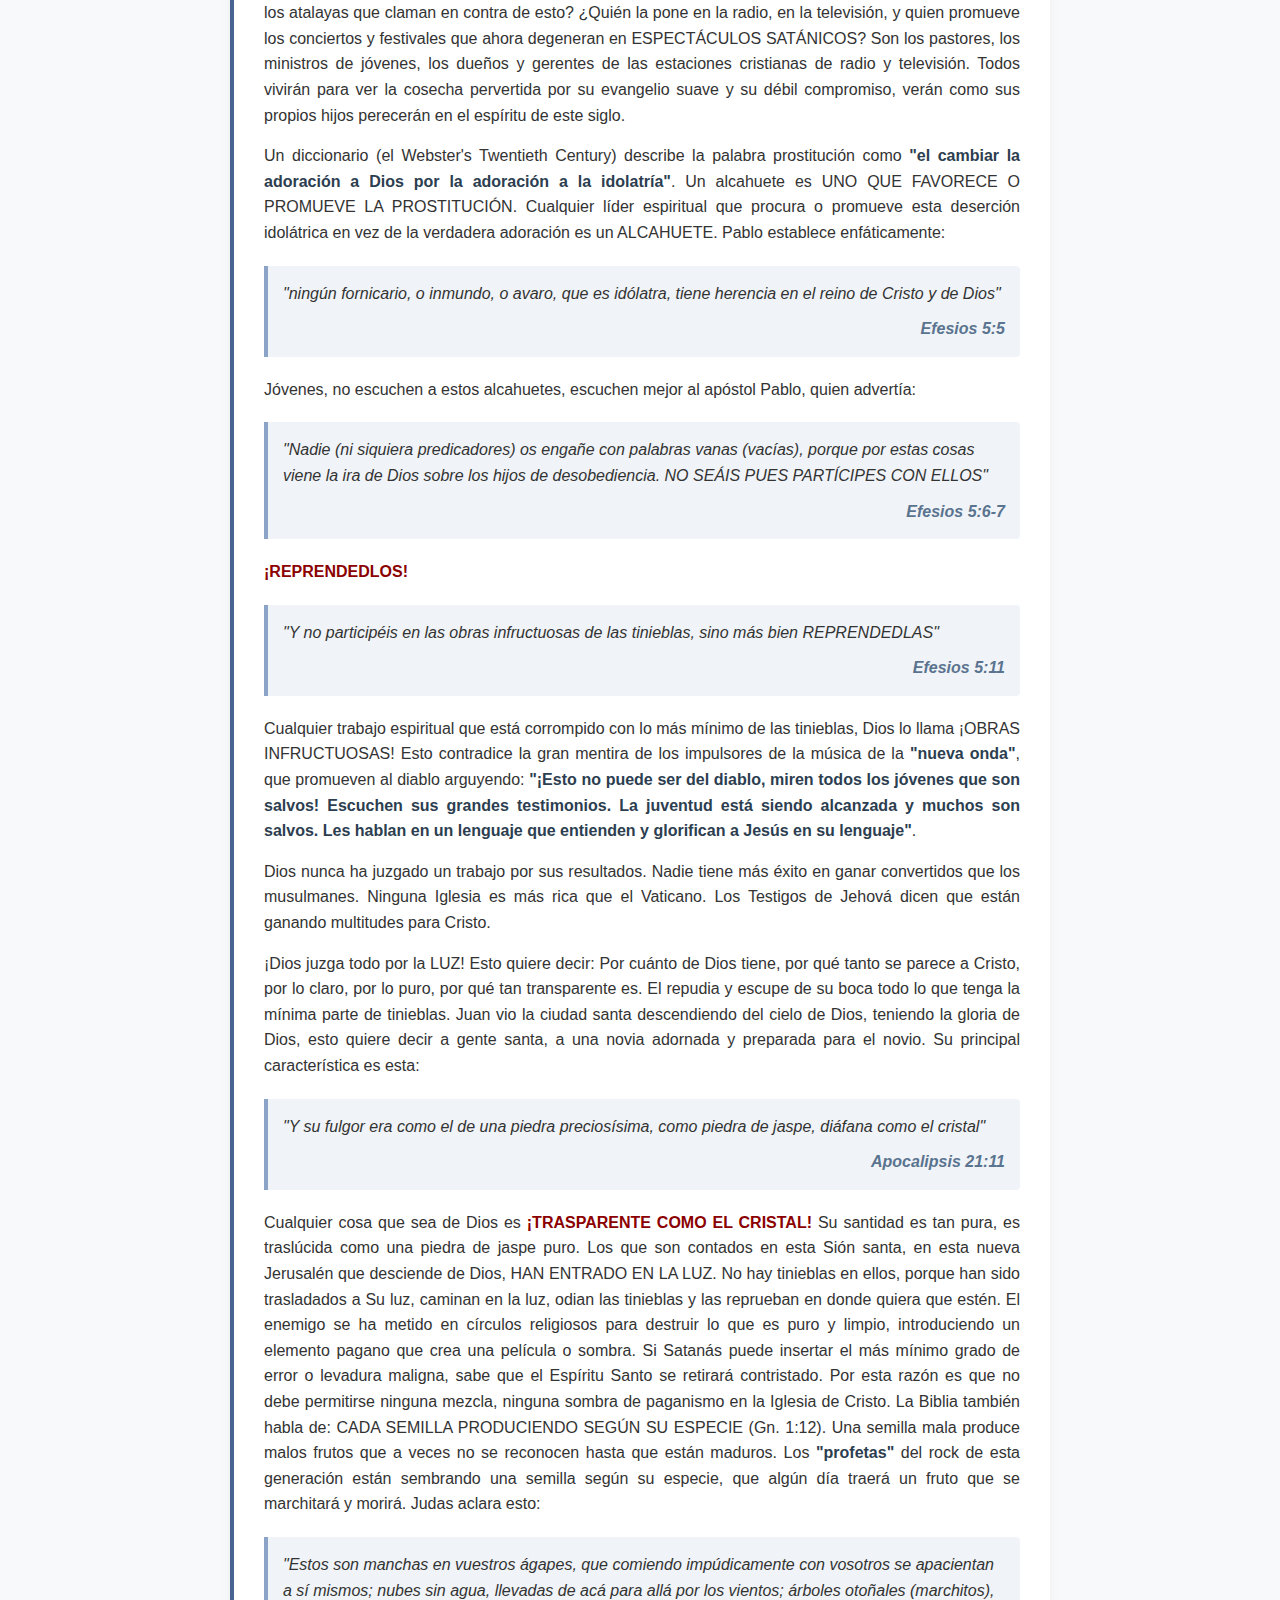
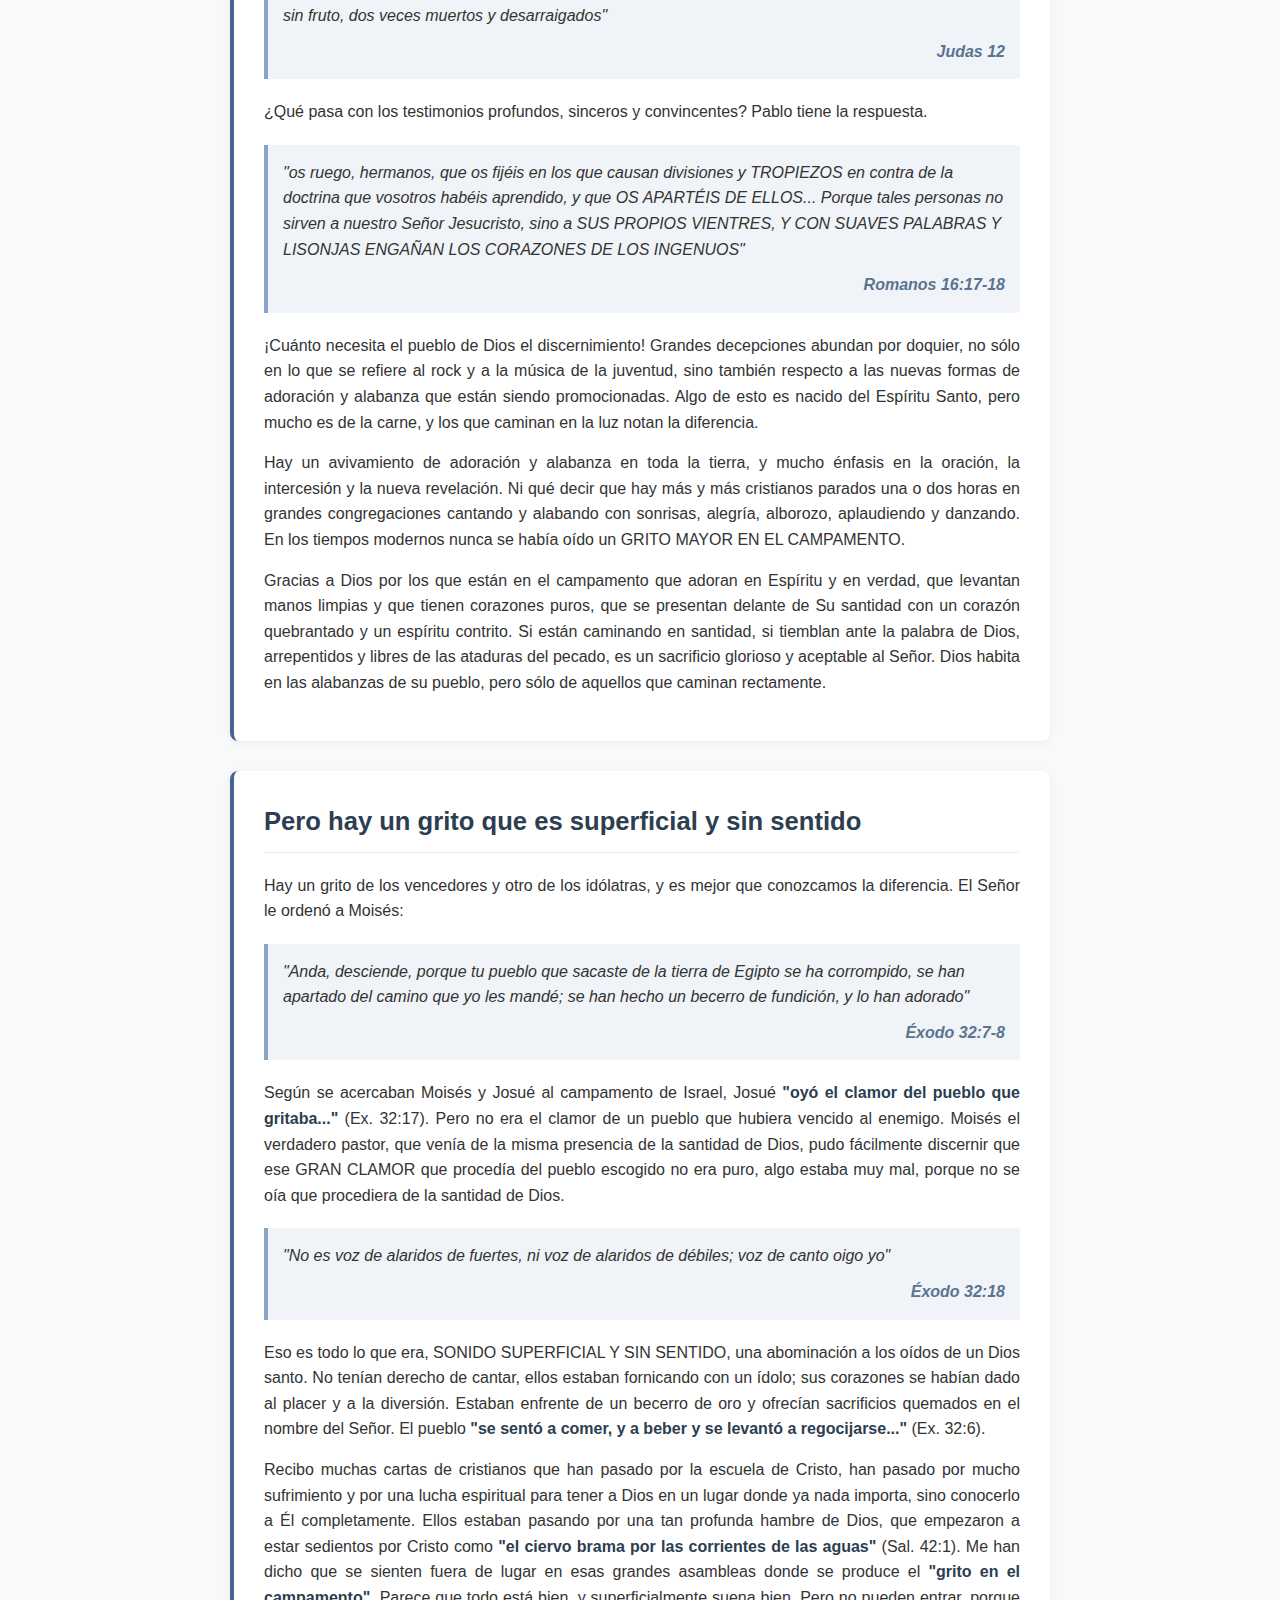
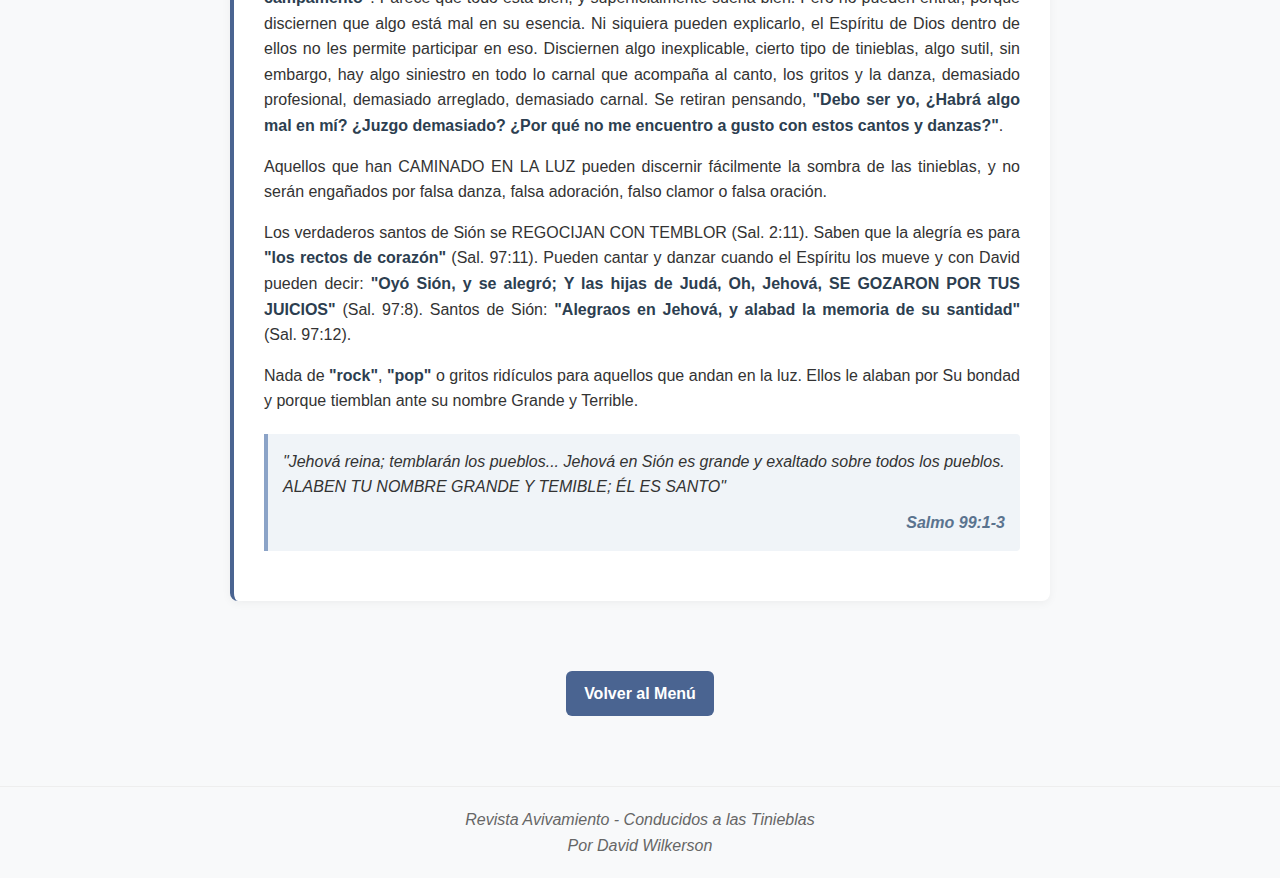
<file: revistas-avivamiento/revistas/conducidos-a-las-tinieblas/index.html>
<!DOCTYPE html>
<html lang="es">
<head>
    <meta charset="UTF-8">
    <meta name="viewport" content="width=device-width, initial-scale=1.0">
    <title>Conducidos a las Tinieblas - David Wilkerson</title>
    <style>
        * {
            margin: 0;
            padding: 0;
            box-sizing: border-box;
            font-family: 'Segoe UI', Tahoma, Geneva, Verdana, sans-serif;
        }

        body {
            background-color: #f8f9fa;
            color: #333;
            line-height: 1.6;
        }

        .container {
            max-width: 900px;
            margin: 0 auto;
            padding: 20px;
        }

        header {
            background: linear-gradient(135deg, #2c3e50, #4a6491);
            color: white;
            padding: 30px 20px;
            text-align: center;
            border-radius: 0 0 10px 10px;
            box-shadow: 0 4px 12px rgba(0,0,0,0.1);
            margin-bottom: 30px;
        }

        .header-content {
            display: flex;
            justify-content: space-between;
            align-items: center;
            max-width: 900px;
            margin: 0 auto;
        }

        .author-info {
            text-align: left;
        }

        .author-name {
            font-size: 1.5rem;
            margin-bottom: 5px;
        }

        .print-button {
            background: rgba(255,255,255,0.2);
            border: 1px solid rgba(255,255,255,0.3);
            color: white;
            padding: 8px 15px;
            border-radius: 4px;
            cursor: pointer;
            font-weight: bold;
            transition: background 0.3s;
        }

        .print-button:hover {
            background: rgba(255,255,255,0.3);
        }

        .main-title {
            text-align: center;
            font-size: 2rem;
            margin: 30px 0 10px;
            color: #2c3e50;
        }

        .content-section {
            background: white;
            border-radius: 8px;
            padding: 30px;
            margin-bottom: 30px;
            box-shadow: 0 2px 10px rgba(0,0,0,0.05);
            border-left: 4px solid #4a6491;
        }

        h2 {
            color: #2c3e50;
            margin-bottom: 20px;
            padding-bottom: 10px;
            border-bottom: 1px solid #eee;
            font-size: 1.6rem;
        }

        h3 {
            color: #4a6491;
            margin: 25px 0 15px;
            font-size: 1.3rem;
        }

        p {
            margin-bottom: 15px;
            text-align: justify;
        }

        .scripture {
            background-color: #f0f4f8;
            border-left: 4px solid #8ba3c7;
            padding: 15px;
            margin: 20px 0;
            font-style: italic;
            border-radius: 0 4px 4px 0;
        }

        .scripture-ref {
            display: block;
            text-align: right;
            font-weight: bold;
            margin-top: 10px;
            color: #5a738f;
        }

        .highlight-box {
            background-color: #fff9e6;
            border: 1px solid #ffeaa7;
            border-radius: 6px;
            padding: 20px;
            margin: 25px 0;
        }

        .editors-note {
            text-align: center;
            margin: 30px 0;
            padding: 20px;
            font-weight: bold;
            font-size: 1.1rem;
            background-color: #f0f4f8;
            border-radius: 6px;
            border-top: 2px solid #4a6491;
            border-bottom: 2px solid #4a6491;
        }

        .emphasis {
            font-weight: bold;
            color: #2c3e50;
        }

        .red-emphasis {
            color: #8B0000;
            font-weight: bold;
        }



    .menu-button {
        display: inline-block;
        margin: 20px 0 10px;
        padding: 10px 18px;
        background-color: #4a6491;
        color: #fff;
        text-decoration: none;
        border-radius: 6px;
        font-weight: bold;
    }

    .menu-button:hover {
        background-color: #2c3e50;
    }

    .menu-link-container {
        text-align: center;
    }
footer {
            text-align: center;
            margin-top: 40px;
            padding: 20px;
            color: #666;
            border-top: 1px solid #eee;
            font-style: italic;
        }

        .editorial-container {
            background-color: white;
            border-radius: 8px;
            padding: 30px;
            margin-bottom: 30px;
            box-shadow: 0 2px 10px rgba(0,0,0,0.05);
            border-left: 4px solid #4a6491;
        }

        .editorial-title {
            color: #2c3e50;
            font-weight: bold;
            font-size: 1.4rem;
            margin-bottom: 15px;
        }

        .warning-box {
            background-color: #fff3cd;
            border: 1px solid #ffeaa7;
            border-radius: 6px;
            padding: 20px;
            margin: 25px 0;
        }

        .ichabod {
            font-size: 1.5rem;
            font-weight: bold;
            color: #8B0000;
            text-align: center;
            margin: 20px 0;
        }

        @media (max-width: 768px) {
            .container {
                padding: 10px;
            }

            header {
                padding: 20px 15px;
            }

            .header-content {
                flex-direction: column;
                text-align: center;
            }

            .author-info {
                text-align: center;
                margin-bottom: 15px;
            }

            .main-title {
                font-size: 1.7rem;
            }

            .content-section {
                padding: 20px;
            }
        }
    </style>
  <script defer src="../../../assets/reader-mode.js"></script>
</head>
<body>
<header>
    <div class="header-content">
        <div class="author-info">
            <div class="author-name">Por David Wilkerson</div>
            <div>CONDUCIDOS A LAS TINIEBLAS</div>
        </div>
        <button class="print-button" onclick="window.print()">Imprimir este Número</button>
    </div>
</header>

<div class="container">
    <div class="editorial-container">
        <div class="editorial-title">EDITORIAL</div>

        <p>En la última década la iglesia evangélica y los grupos cristianos independientes han sido espectadores de una corriente musical que promueve el uso de la música del mundo dentro de las congregaciones, con fines supuestamente evangelísticos y de entretenimiento.</p>

        <p>Conforme el tiempo ha ido pasando, esta moda se ha ido popularizando y ganando muchos adeptos, especialmente entre los jóvenes.</p>

        <p>En pocos años, es tal la cantidad de personas involucradas en esto, que no podemos pasarlo por alto y requerimos detenernos a examinarlo un poco más de cerca. Máxime que la mayoría de los cristianos lo están absorbiendo sin cuestionamientos como si en realidad viniera de parte de Dios. Pero... ¿Qué dice nuestro ya conocido y experimentado predicador, David Wilkerson al respecto? y sobre todo ¿Qué dice al respecto la Palabra de Dios?</p>

        <p>Hubo un tiempo en que los jóvenes que asistían a iglesias cristianas, tenían como modelos a Jesús, al apóstol Pablo, Timoteo ó David, por nombrar unos pocos. Los jóvenes eran estimulados por el ejemplo de otros hombres y mujeres piadosos para dar su vida por Cristo y por una humanidad perdida. Hoy, los nuevos movimientos de nominación cristiana, donde incluimos el de la música mundana dentro de las iglesias han constituido sus propios parámetros para entender y enseñar las Sagradas Escrituras. De este modo nuestros jóvenes tienen como modelo a seguir a delicados y cuestionables artistas. Decimos cuestionables en aspecto y vida moral. Su idea de seguir a Cristo es pasar horas en un estudio de grabación y llegar a cantar y vestir extravagantemente como tal ó cual artista cristiano que admiran. ¡Esto es una tragedia y muchos parecen no percatarse del peligro! Antes los cristianos deseaban sacrificar hasta sus comodidades por seguir a Cristo. Hoy la palabra cruz o negación no se suele manejar porque ofende a los oyentes y ya no regresan a las predicaciones. Hubo un tiempo en que los creyentes se preocupaban por ahorrar dinero y mandarlo a los ministros necesitados ó a misioneros distantes. Hoy en día se malgastan fortunas que enriquecen a unos pocos para conseguir entradas a conciertos de música, comprar alguna camiseta vistosa con la foto y el nombre del artista favorito, y seguramente para obtener el último CD con el éxito del momento.</p>

        <p>La situación empeora, si consideramos que actualmente este movimiento con sobre énfasis en la música mundana y super elaborada, ejerce más influencia sobre los jóvenes que aquellos a quienes Dios señaló para instruirles correctamente. ¿Cómo puede ser de otra manera si también los ministros están involucrados en lo mismo, sin argumentos ni celo a favor de la Santidad?</p>

        <p>En fin, oigamos la voz de Dios a través de este consagrado hombre de oración y tomemos una postura definida en este tópico.</p>

        <div class="editors-note">
            Atentamente<br>
            <strong>Los Editores</strong>
        </div>
    </div>

    <h1 class="main-title">CONDUCIDOS A LAS TINIEBLAS</h1>
    <div style="text-align: center; margin-bottom: 30px; font-style: italic; color: #4a6491;">Por David Wilkerson</div>

    <div class="content-section">
        <div class="scripture">
            "¡A la ley y al testimonio! Si no dijeren conforme a esto, es porque no les ha amanecido... Y mirarán a la tierra, y he aquí tribulación y tinieblas, oscuridad y angustia, y serán sumidos en las tinieblas"
            <span class="scripture-ref">Isaías 8:20-22</span>
        </div>

        <div class="warning-box">
            <p><span class="red-emphasis">ANOCHE ASISTÍ A UN FESTIVAL DE MÚSICA CRISTIANA. NUNCA OLVIDARÉ LO QUE VÍ Y PUEDO DECIR QUE FUE DESCORAZONADOR. DESDE QUE SALÍ DEL CONCIERTO HE ESTADO LLORANDO POR HORAS Y CLAMANDO EN EL ESPÍRITU, SINTIENDO LA IRA DE UN DIOS SANTO ENCENDIDA POR LO QUE VÍ.</span></p>
        </div>

        <p>Fui al festival porque la "estrella" que iba a actuar había estado en mi oficina unas horas antes llorando, diciéndome cuánto amaba a Jesús, cuán sincero era y que quería aprender más acerca de la santidad. Me dijo que mis mensajes escritos lo habían convencido. Sus palabras sonaban bien y su actitud parecía humilde. Fui a escucharle a él y a su grupo, porque me lo pidió y me aseguró que no me molestaría.</p>

        <p>Mi corazón está comprometido con la gente necesitada y mi gran preocupación es rescatar las almas perdidas en las drogas, el alcohol y poseídas de demonios. <span class="red-emphasis">YO NO QUERÍA QUE LA IGLESIA TUVIERA NADA QUE VER CON "ROCK AND ROLL", "HEAVY METAL" O "MÚSICA POP".</span> Yo sentía que había dicho bastante al respecto, y así se lo dije al músico cuando estaba en mi oficina. Habíamos orado juntos y lo abracé cuando dejó mi oficina.</p>

        <p>Fui anoche con el corazón dispuesto, lleno de amor y compasión por él, por los músicos cristianos y los más o menos 3,000 jóvenes que asistirían al festival. Estuve sentado durante dos canciones devocionales, tradicionales, después escuché atentamente lo que el músico testificaba, de lo que decía que Jesús había hecho en su vida. Ningún predicador de cualquier parte podría haber hablado más convincentemente y con más sinceridad, las palabras eran correctas. Habló de separarse, de ser obediente a Jesús, de ganar almas, de oración, de la santidad, del matrimonio (él era casado), de vivir una vida santa. Mientras él hablaba yo oré: <span class="emphasis">"Amado Señor, tal vez juzgué mal a este músico y a su grupo de rock pesado, quizás TÚ ESTÁS haciendo algo nuevo usando la música que los incrédulos prefieren para ganarlos, para captar su atención, para atraerlos y que puedan ser ministrados también. Señor, deseo regocijarme en que Tú seas predicado en cualquier manera, por cualquier grupo, si Tú estas presente en esto, si tu Espíritu Santo lo bendice".</span></p>

        <p>Yo me estaba preguntando si honestamente todos mis escritos acerca de <span class="emphasis">"MÚSICA DE DEMONIOS"</span> en la casa de Dios, no eran sino prejuicios pasados de moda, o simplemente mi disgusto por la música rock. ¿No era demasiado ruido para nada? Sin embargo, algo no andaba del todo bien, había un sentimiento interno en mi corazón que me quitaba la tranquilidad. Yo razoné así: <span class="emphasis">"Si Satanás está camuflageado de alguna forma, si hay levadura de maldad, ésta será revelada. Satanás siempre se revela a sí mismo de una u otra manera".</span></p>

        <p>De repente el cantante gritó en el micrófono: <span class="emphasis">"¡JESÚS ESTÁ LLEGANDO -ÉL VA A ROMPER LOS CIELOS- ALÍSTENSE!"</span> La canción se titulaba <span class="emphasis">"ROMPAN LOS CIELOS"</span>. De repente una oleada de humo salió de unas máquinas de humo, el ritmo machacante subió a un grado enajenante, unas luces imponentes empezaron a relampaguear, los músicos estaban parados como fantasmas saliendo de un lóbrego pantano. Era fantasmal, sobrenatural, extraño, la multitud se volvió salvaje, parecía que les encantaba, en el mismo festival un grupo de <span class="emphasis">"pelos parados"</span> había entretenido al público con sus caras pintadas, andando altaneramente como pavos reales homosexuales.</p>

        <p>Al principio no podía creer lo que veía en el escenario y grite: <span class="emphasis">"¡Esto no puede estar pasando en un festival cristiano, -no pueden hacerle esto a mi Jesús-! ¡No pueden estar tan ciegos los líderes de este ministerio de jóvenes, no pueden tener esta falta de discernimiento! Oh, Dios, ¿Qué le está pasando a tu Iglesia, que sus líderes y su gente no pueden ver el mal en esta abominación?"</span>.</p>

        <p>De pronto yo estaba en el suelo, de espaldas, llorando y sollozando, gimiendo en el Espíritu. Me senté y me volví al escenario. <span class="red-emphasis">ME HORRORIZÓ LO QUE VÍ EN EL ESPÍRITU; ¡VÍ IMÁGENES DE DEMONIOS LEVANTÁNDOSE DEL ESCENARIO!</span> ¡Riéndose de los padres ciegos, de los pastores ciegos, de la juventud y de la iglesia que se desliza hacia atrás! Era una abierta manifestación de Satanás, peor que cualquiera que hubiera visto en las calles.</p>

        <div class="ichabod">
            ICHABOD (¡La gloria del Señor se ha marchado!) ¡ICHABOD!
        </div>

        <p>Me puse en pie, temblando literalmente, con el temor de Dios, consumido con un sentimiento de Su santa ira en contra de tanta maldad. Corrí entre la multitud gritando a todo lo que daba mi voz: <span class="red-emphasis">ICHABOD (¡La gloria del Señor se ha marchado!) ¡ICHABOD!</span> Corrí entre la multitud empujando sillas, llorando y gritando lo más alto que podía: <span class="emphasis">"¡Ichabod, esto es satánico! ¡Párenlo! "¡Dios está afligido!"</span>. Fui ignorado y creo que la mayoría debió haber pensado que yo era un lunático loco. Dudo que alguien supiera quien era yo; los músicos no podían oirme, y la multitud no me permitía acercarme al escenario. Yo quería acercarme a un micrófono y gritar como Elías: <span class="emphasis">"ESTO ES UN VÓMITO EN LA MESA DEL SEÑOR! ¿QUIENES SON SUS MAESTROS QUE PUEDEN ESTAR TAN CIEGOS, SER TAN MUNDANOS, ESTAR TAN ENGAÑADOS? ¿QUE CLASE DE BLASFEMIA ES ESTA?"</span>.</p>

        <p>No me callaré respecto a este asunto. No guardaré silencio mientras multitud de jóvenes cristianos están siendo engañados por las suaves palabras de <span class="emphasis">"lobos con piel de ovejas"</span>. El verdadero amor demanda que la verdad sea dicha.</p>

        <p>Lo que más hirió mi espíritu, y lo más difícil de entender para mí, es que este grupo en particular y muchos otros asisten a Iglesias Pentecostales. El músico al que me refiero me dijo que él había dejado las drogas, la bebida, el sexo depravado y la ejecución del <span class="emphasis">"rock and roll"</span> cuando fue salvo. Se cortó su larga cabellera femenina, dejó de vestirse como un exhibicionista y empezó a cambiar sus caminos. Fue un pastor quien lo animó a que dejara su apariencia tan cabal y que usara el <span class="emphasis">"rock and roll"</span> para atraer a los muchachos. Un maestro que anda en sus <span class="emphasis">"sesentas"</span>, en ocasiones viaja con ellos, enseñándoles y animándoles en sus malignos métodos. Según su maestro, el <span class="emphasis">"rock and roll"</span> va a ser la <span class="emphasis">"música normal en las iglesias Pentecostales y Evangélicas"</span>.</p>

        <p>¡Es media noche y no puedo dormir! No puedo dejar de llorar interiormente. Estoy encerrado con Dios en mi estudio, pidiéndole que me muestre lo que está pasando, porque hace unas horas yo ví a algunos miles de cristianos levantando sus manos creyendo que era Jesús, cuando lo más seguro es que fuera el diablo. <span class="red-emphasis">¿SE HA DESVIADO TANTO LA IGLESIA, O LO QUE LOS HOMBRES LLAMAN IGLESIA, QUE YA NO HAY NINGÚN DISCERNIMIENTO?</span> ¿Ha cedido Dios ante algunos que arremeten, trayendo prácticas diabólicas dentro del dominio de la alabanza?</p>

        <p><span class="red-emphasis">AHORA YO ME PREGUNTO: ¿QUIÉN SE ATREVE A ENSEÑAR A UN JESÚS ASÍ, a un Jesús que tolera el engaño? ¿QUÉ JESÚS ESTÁN PREDICANDO?</span></p>

        <div class="scripture">
            "Más vosotros no habéis aprendido así a Cristo"
            <span class="scripture-ref">Efesios 4:20</span>
        </div>

        <p>Esto es lo que Pablo dijo en su carta a los Efesios, les estaba advirtiendo que no caminaran como otros lo hacían <span class="emphasis">"en la vanidad (orgullo) de su mente"</span> (Ef. 4:17). Los prevenía de aquellos que habían aprendido de Jesús en una manera pervertida, porque su entendimiento estaba entenebrecido; <span class="emphasis">"ajenos de la vida de Dios por la ignorancia que en ellos hay, por la dureza de su corazón"</span> (Ef. 4:18).</p>

        <p>Algún maestro o pastor les ha ENSEÑADO MAL A JESUCRISTO. El Cristo que ellos aprendieron no era el Cristo de Dios, el Señor de la santidad, el Maestro de la pureza. Aunque hablan dulcemente de Jesús y lloran cuando mencionan su nombre, y hablan de hambre de caminar en sus caminos, Pablo dice de ellos: <span class="emphasis">"PERDIERON TODA SENSIBILIDAD, SE ENTREGARON A LA LASCIVIA (LUJURIA), PARA COMETER CON AVIDEZ TODA CLASE DE IMPUREZA"</span> (Ef. 4:19).</p>

        <p>Esto es lo que ví anoche en el festival de música, a un grupo musical de flautistas afeminados, conduciendo a muchos jóvenes a los brazos de Satanás con suaves palabras acerca de Jesús y del Perdón, y después con una energía completamente carnal y con vehemencia, ponen un sello de aprobación sobre un paganismo salido de los tesoros del diablo. Estaban diciendo con su música y con su mundana y espantosa actuación, que Jesús y la basura de este mundo eran compatibles. Usaban dos máscaras, una de sinceros seguidores de Cristo y la otra de payasos actuando; con sus caras levantadas hacia Dios le estaban maldiciendo con su burla blasfema. Isaías profetizó de esto: <span class="emphasis">"...maldecirán a su rey y a su Dios, levantando el rostro en alto"</span> (Is. 8:21). Lo que ellos predicaban y lo que practicaban eran dos evangelios diferentes.</p>

        <p>Están engañados y consecuentemente ellos mismos son engañadores. ¡Han CONOCIDO MAL A CRISTO! ¡Ellos han sido embaucados, manipulados y engañados! Deberían haber tenido un pastor o un maestro con discernimiento del Espíritu Santo, con devoción a la Verdad y al Dios Santo para ADVERTIRLES Y MOSTRARLES que Dios no tolera el apegarse al viejo hombre, ni a los caminos carnales. ¿Por qué sus pastores no discernieron que estos jóvenes estaban caminando en la ignorancia y la ceguera espiritual, sin entender las verdaderas demandas de Jesús? ¿Por qué no trataron con su ambición, sacándolos del dinero y de la fama, con algo que no los llevará a lo mismo que antes los condujo al vacío y a las drogas? Ahora ya está resultando que estos grupos están cayendo por todos lados, se han vuelto a las multitudes seculares a la cocaína, a los conjuntos musicales, haciendo el papel de voceadores hipócritas del evangelio. Sus pastores son fácilmente involucrados, porque están ciegos. Pablo lo dijo bien: <span class="emphasis">"Porque vergonzoso es aún hablar de lo que ellos hacen en secreto"</span> (Ef. 5:12). La misma música que ejecutan los lleva de vuelta a las tinieblas.</p>

        <p>¡Ahora es tal vez demasiado tarde! ¡Ellos han rechazado la reprensión de los profetas y de los atalayas que realmente predican la verdad! ¡Están como aquellos de los cuales nos advirtió Pablo, que están perdidos a causa de su ignorancia y ceguera espirituales, que aceptan sus sentimientos del pasado y siguen sus caminos mundanos! Están tan ciegos que creen que están honrando a Cristo y que son bendición para multitud de jóvenes que la Iglesia <span class="emphasis">"no puede alcanzar"</span>.</p>
    </div>

    <div class="content-section">
        <h2>Los Predicadores que suavizan el pecado están sumiendo a esta generación en la oscuridad</h2>

        <div class="scripture">
            "... serán sumidos en las tinieblas"
            <span class="scripture-ref">Isaías 8:22</span>
        </div>

        <p>Yo culpo a los pastores por la blanda predicación, al suavizar el pecado. Un día se pararán delante del trono del juicio de Cristo y tendrán que responder no sólo por los músicos que estaban bajo su cuidado, sino por todos los jóvenes cristianos que ellos a su vez hirieron y destruyeron. Sin titubear declaro que estos ministros cobardes que prefieren ser amados y honrados antes que ser rechazados por predicar la verdad, están llevando a esta generación a profundas tinieblas espirituales.</p>

        <p>No estaríamos enfrentando a una generación que se desliza hacia atrás, que ama los placeres, una juventud con una mentalidad mundana en nuestras iglesias, una juventud que ni siquiera conoce los mandamientos de un Cristo santo, <span class="red-emphasis">SI TAN SÓLO TUVIÉRAMOS PREDICADORES MÁS SANTOS Y ATREVIDOS, Y EVANGELISTAS QUE ENSEÑARAN Y PREDICARAN LA VERDAD DE CRISTO CON PUREZA Y AUTORIDAD.</span></p>

        <p>No estoy acusando a todos los predicadores y maestros, gracias a Dios por los pocos que aún no se acobardan ante la multitud o se comprometen con los números y el éxito. Tal vez la juventud no nos escuche a los que predicamos en contra de su lujuria por el mundo, pero cuando los juicios se aceleren, se volverán a los predicadores de la santidad para que les den una palabra segura de Dios.</p>

        <p>Hay inmundicia en Sión y extraños han sido exaltados en la casa de Dios por líderes cristianos ciegos, comprometidos y sin discernimiento. Ellos llaman al mal bien, y el consejo de un Dios justo no es apreciado, los corazones se están endureciendo, los oídos se están cerrando, los ojos están siendo cerrados, porque el orgullo, la carne, están contristando al Espíritu Santo, sacándolo fuera de Su templo.</p>

        <div class="scripture">
            "... Será su raíz como podredumbre,... porque desecharon la ley de Jehová de los ejércitos, y abominaron la palabra del Santo de Israel. Por esta causa se encendió el furor de Jehová contra su pueblo..."
            <span class="scripture-ref">Isaías 5:24-25</span>
        </div>

        <p>El infierno debe estar gozoso ante el espectáculo de ministros, no sólo cediendo a los estándares inmorales de la música de la juventud, sino realmente promoviendo lo que sólo los demonios deberían promover. ¿Quién trae a estos grupos mundanos torcidos a la iglesia para dar conciertos? ¿Quién anima a la juventud a abrazar la música de los demonios? ¿Quién ridiculiza a los evangelistas, a los profetas y a los atalayas que claman en contra de esto? ¿Quién la pone en la radio, en la televisión, y quien promueve los conciertos y festivales que ahora degeneran en ESPECTÁCULOS SATÁNICOS? Son los pastores, los ministros de jóvenes, los dueños y gerentes de las estaciones cristianas de radio y televisión. Todos vivirán para ver la cosecha pervertida por su evangelio suave y su débil compromiso, verán como sus propios hijos perecerán en el espíritu de este siglo.</p>

        <p>Un diccionario (el Webster's Twentieth Century) describe la palabra prostitución como <span class="emphasis">"el cambiar la adoración a Dios por la adoración a la idolatría"</span>. Un alcahuete es UNO QUE FAVORECE O PROMUEVE LA PROSTITUCIÓN. Cualquier líder espiritual que procura o promueve esta deserción idolátrica en vez de la verdadera adoración es un ALCAHUETE. Pablo establece enfáticamente:</p>

        <div class="scripture">
            "ningún fornicario, o inmundo, o avaro, que es idólatra, tiene herencia en el reino de Cristo y de Dios"
            <span class="scripture-ref">Efesios 5:5</span>
        </div>

        <p>Jóvenes, no escuchen a estos alcahuetes, escuchen mejor al apóstol Pablo, quien advertía:</p>

        <div class="scripture">
            "Nadie (ni siquiera predicadores) os engañe con palabras vanas (vacías), porque por estas cosas viene la ira de Dios sobre los hijos de desobediencia. NO SEÁIS PUES PARTÍCIPES CON ELLOS"
            <span class="scripture-ref">Efesios 5:6-7</span>
        </div>

        <p><span class="red-emphasis">¡REPRENDEDLOS!</span></p>

        <div class="scripture">
            "Y no participéis en las obras infructuosas de las tinieblas, sino más bien REPRENDEDLAS"
            <span class="scripture-ref">Efesios 5:11</span>
        </div>

        <p>Cualquier trabajo espiritual que está corrompido con lo más mínimo de las tinieblas, Dios lo llama ¡OBRAS INFRUCTUOSAS! Esto contradice la gran mentira de los impulsores de la música de la <span class="emphasis">"nueva onda"</span>, que promueven al diablo arguyendo: <span class="emphasis">"¡Esto no puede ser del diablo, miren todos los jóvenes que son salvos! Escuchen sus grandes testimonios. La juventud está siendo alcanzada y muchos son salvos. Les hablan en un lenguaje que entienden y glorifican a Jesús en su lenguaje"</span>.</p>

        <p>Dios nunca ha juzgado un trabajo por sus resultados. Nadie tiene más éxito en ganar convertidos que los musulmanes. Ninguna Iglesia es más rica que el Vaticano. Los Testigos de Jehová dicen que están ganando multitudes para Cristo.</p>

        <p>¡Dios juzga todo por la LUZ! Esto quiere decir: Por cuánto de Dios tiene, por qué tanto se parece a Cristo, por lo claro, por lo puro, por qué tan transparente es. El repudia y escupe de su boca todo lo que tenga la mínima parte de tinieblas. Juan vio la ciudad santa descendiendo del cielo de Dios, teniendo la gloria de Dios, esto quiere decir a gente santa, a una novia adornada y preparada para el novio. Su principal característica es esta:</p>

        <div class="scripture">
            "Y su fulgor era como el de una piedra preciosísima, como piedra de jaspe, diáfana como el cristal"
            <span class="scripture-ref">Apocalipsis 21:11</span>
        </div>

        <p>Cualquier cosa que sea de Dios es <span class="red-emphasis">¡TRASPARENTE COMO EL CRISTAL!</span> Su santidad es tan pura, es traslúcida como una piedra de jaspe puro. Los que son contados en esta Sión santa, en esta nueva Jerusalén que desciende de Dios, HAN ENTRADO EN LA LUZ. No hay tinieblas en ellos, porque han sido trasladados a Su luz, caminan en la luz, odian las tinieblas y las reprueban en donde quiera que estén. El enemigo se ha metido en círculos religiosos para destruir lo que es puro y limpio, introduciendo un elemento pagano que crea una película o sombra. Si Satanás puede insertar el más mínimo grado de error o levadura maligna, sabe que el Espíritu Santo se retirará contristado. Por esta razón es que no debe permitirse ninguna mezcla, ninguna sombra de paganismo en la Iglesia de Cristo. La Biblia también habla de: CADA SEMILLA PRODUCIENDO SEGÚN SU ESPECIE (Gn. 1:12). Una semilla mala produce malos frutos que a veces no se reconocen hasta que están maduros. Los <span class="emphasis">"profetas"</span> del rock de esta generación están sembrando una semilla según su especie, que algún día traerá un fruto que se marchitará y morirá. Judas aclara esto:</p>

        <div class="scripture">
            "Estos son manchas en vuestros ágapes, que comiendo impúdicamente con vosotros se apacientan a sí mismos; nubes sin agua, llevadas de acá para allá por los vientos; árboles otoñales (marchitos), sin fruto, dos veces muertos y desarraigados"
            <span class="scripture-ref">Judas 12</span>
        </div>

        <p>¿Qué pasa con los testimonios profundos, sinceros y convincentes? Pablo tiene la respuesta.</p>

        <div class="scripture">
            "os ruego, hermanos, que os fijéis en los que causan divisiones y TROPIEZOS en contra de la doctrina que vosotros habéis aprendido, y que OS APARTÉIS DE ELLOS... Porque tales personas no sirven a nuestro Señor Jesucristo, sino a SUS PROPIOS VIENTRES, Y CON SUAVES PALABRAS Y LISONJAS ENGAÑAN LOS CORAZONES DE LOS INGENUOS"
            <span class="scripture-ref">Romanos 16:17-18</span>
        </div>

        <p>¡Cuánto necesita el pueblo de Dios el discernimiento! Grandes decepciones abundan por doquier, no sólo en lo que se refiere al rock y a la música de la juventud, sino también respecto a las nuevas formas de adoración y alabanza que están siendo promocionadas. Algo de esto es nacido del Espíritu Santo, pero mucho es de la carne, y los que caminan en la luz notan la diferencia.</p>

        <p>Hay un avivamiento de adoración y alabanza en toda la tierra, y mucho énfasis en la oración, la intercesión y la nueva revelación. Ni qué decir que hay más y más cristianos parados una o dos horas en grandes congregaciones cantando y alabando con sonrisas, alegría, alborozo, aplaudiendo y danzando. En los tiempos modernos nunca se había oído un GRITO MAYOR EN EL CAMPAMENTO.</p>

        <p>Gracias a Dios por los que están en el campamento que adoran en Espíritu y en verdad, que levantan manos limpias y que tienen corazones puros, que se presentan delante de Su santidad con un corazón quebrantado y un espíritu contrito. Si están caminando en santidad, si tiemblan ante la palabra de Dios, arrepentidos y libres de las ataduras del pecado, es un sacrificio glorioso y aceptable al Señor. Dios habita en las alabanzas de su pueblo, pero sólo de aquellos que caminan rectamente.</p>
    </div>

    <div class="content-section">
        <h2>Pero hay un grito que es superficial y sin sentido</h2>

        <p>Hay un grito de los vencedores y otro de los idólatras, y es mejor que conozcamos la diferencia. El Señor le ordenó a Moisés:</p>

        <div class="scripture">
            "Anda, desciende, porque tu pueblo que sacaste de la tierra de Egipto se ha corrompido, se han apartado del camino que yo les mandé; se han hecho un becerro de fundición, y lo han adorado"
            <span class="scripture-ref">Éxodo 32:7-8</span>
        </div>

        <p>Según se acercaban Moisés y Josué al campamento de Israel, Josué <span class="emphasis">"oyó el clamor del pueblo que gritaba..."</span> (Ex. 32:17). Pero no era el clamor de un pueblo que hubiera vencido al enemigo. Moisés el verdadero pastor, que venía de la misma presencia de la santidad de Dios, pudo fácilmente discernir que ese GRAN CLAMOR que procedía del pueblo escogido no era puro, algo estaba muy mal, porque no se oía que procediera de la santidad de Dios.</p>

        <div class="scripture">
            "No es voz de alaridos de fuertes, ni voz de alaridos de débiles; voz de canto oigo yo"
            <span class="scripture-ref">Éxodo 32:18</span>
        </div>

        <p>Eso es todo lo que era, SONIDO SUPERFICIAL Y SIN SENTIDO, una abominación a los oídos de un Dios santo. No tenían derecho de cantar, ellos estaban fornicando con un ídolo; sus corazones se habían dado al placer y a la diversión. Estaban enfrente de un becerro de oro y ofrecían sacrificios quemados en el nombre del Señor. El pueblo <span class="emphasis">"se sentó a comer, y a beber y se levantó a regocijarse..."</span> (Ex. 32:6).</p>

        <p>Recibo muchas cartas de cristianos que han pasado por la escuela de Cristo, han pasado por mucho sufrimiento y por una lucha espiritual para tener a Dios en un lugar donde ya nada importa, sino conocerlo a Él completamente. Ellos estaban pasando por una tan profunda hambre de Dios, que empezaron a estar sedientos por Cristo como <span class="emphasis">"el ciervo brama por las corrientes de las aguas"</span> (Sal. 42:1). Me han dicho que se sienten fuera de lugar en esas grandes asambleas donde se produce el <span class="emphasis">"grito en el campamento"</span>. Parece que todo está bien, y superficialmente suena bien. Pero no pueden entrar, porque disciernen que algo está mal en su esencia. Ni siquiera pueden explicarlo, el Espíritu de Dios dentro de ellos no les permite participar en eso. Disciernen algo inexplicable, cierto tipo de tinieblas, algo sutil, sin embargo, hay algo siniestro en todo lo carnal que acompaña al canto, los gritos y la danza, demasiado profesional, demasiado arreglado, demasiado carnal. Se retiran pensando, <span class="emphasis">"Debo ser yo, ¿Habrá algo mal en mí? ¿Juzgo demasiado? ¿Por qué no me encuentro a gusto con estos cantos y danzas?"</span>.</p>

        <p>Aquellos que han CAMINADO EN LA LUZ pueden discernir fácilmente la sombra de las tinieblas, y no serán engañados por falsa danza, falsa adoración, falso clamor o falsa oración.</p>

        <p>Los verdaderos santos de Sión se REGOCIJAN CON TEMBLOR (Sal. 2:11). Saben que la alegría es para <span class="emphasis">"los rectos de corazón"</span> (Sal. 97:11). Pueden cantar y danzar cuando el Espíritu los mueve y con David pueden decir: <span class="emphasis">"Oyó Sión, y se alegró; Y las hijas de Judá, Oh, Jehová, SE GOZARON POR TUS JUICIOS"</span> (Sal. 97:8). Santos de Sión: <span class="emphasis">"Alegraos en Jehová, y alabad la memoria de su santidad"</span> (Sal. 97:12).</p>

        <p>Nada de <span class="emphasis">"rock"</span>, <span class="emphasis">"pop"</span> o gritos ridículos para aquellos que andan en la luz. Ellos le alaban por Su bondad y porque tiemblan ante su nombre Grande y Terrible.</p>

        <div class="scripture">
            "Jehová reina; temblarán los pueblos... Jehová en Sión es grande y exaltado sobre todos los pueblos. ALABEN TU NOMBRE GRANDE Y TEMIBLE; ÉL ES SANTO"
            <span class="scripture-ref">Salmo 99:1-3</span>
        </div>
    </div>
</div>

<div class="menu-link-container">
  <a class="menu-button" href="../../menu.html">Volver al Menú</a>
</div>

<footer>
    Revista Avivamiento - Conducidos a las Tinieblas<br>
    Por David Wilkerson
</footer>
  <script src="../../../assets/theme.js"></script>
</body>
</html>
</file>
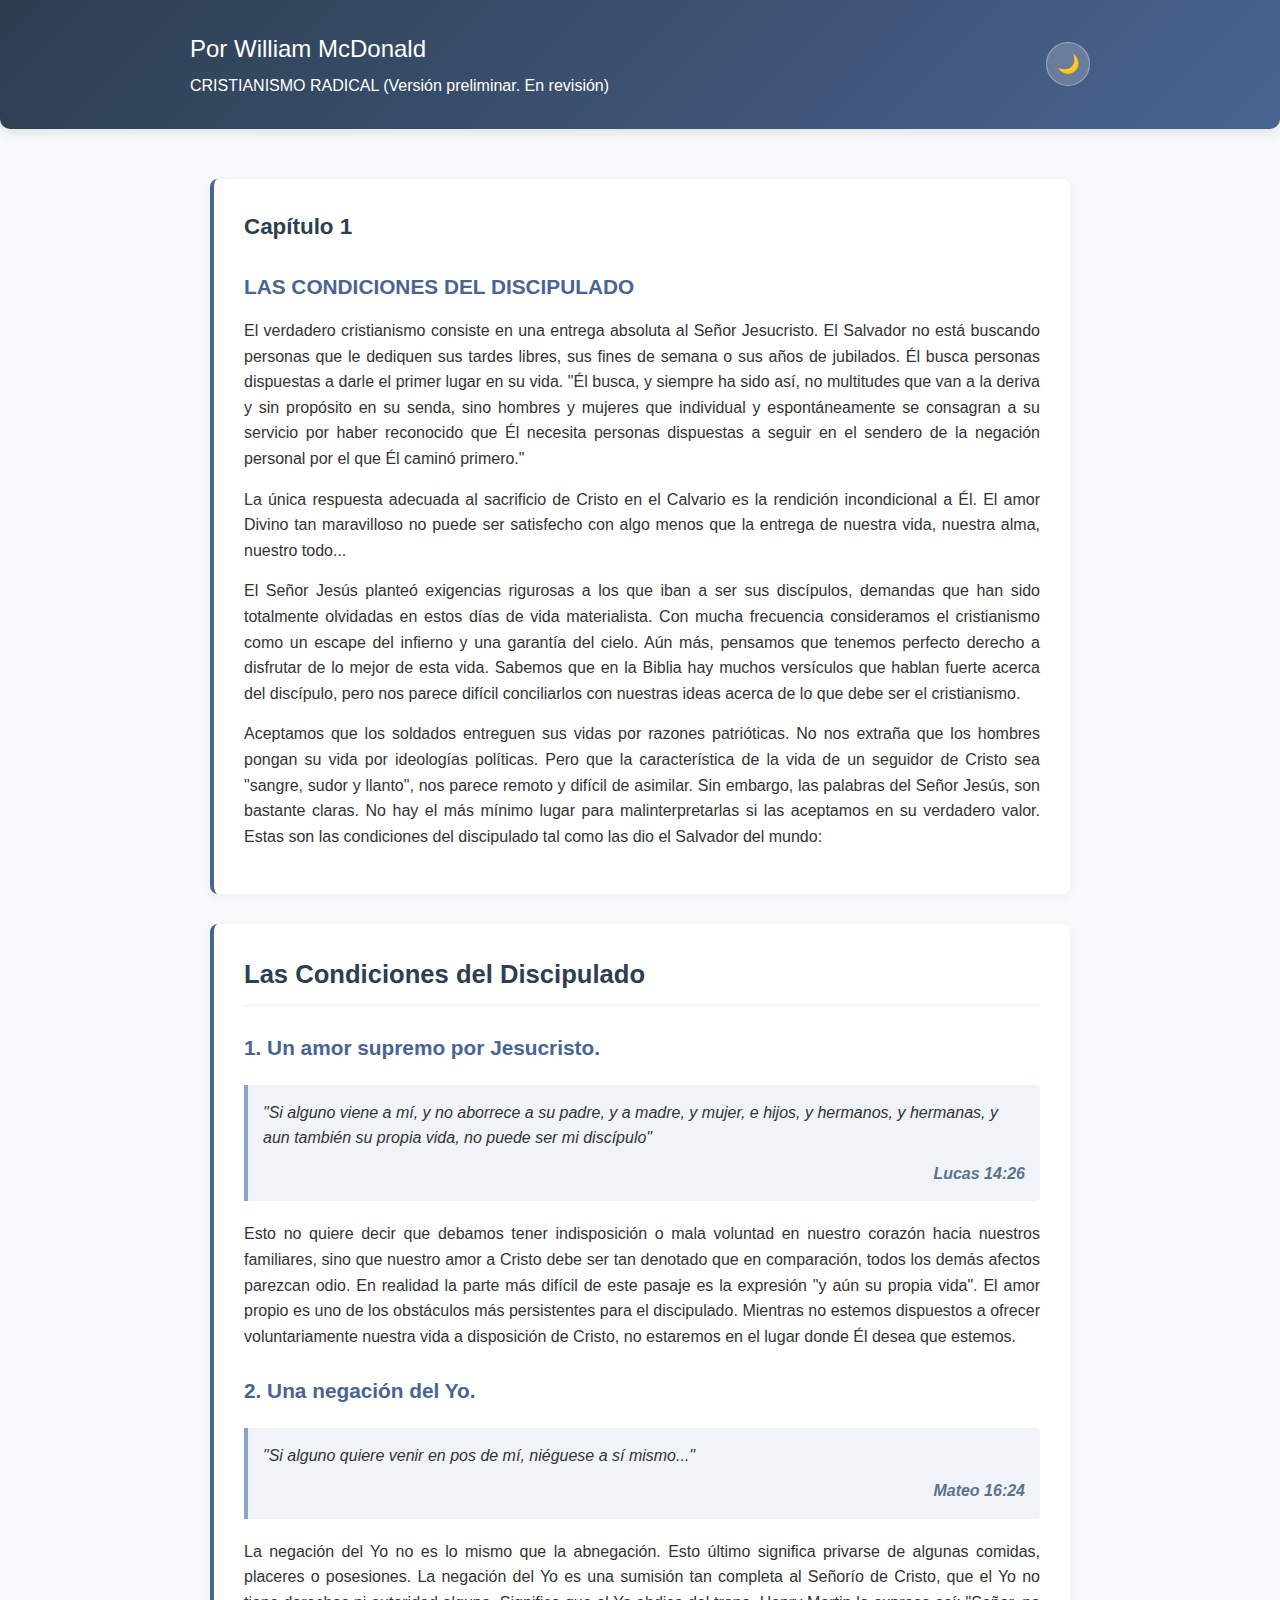
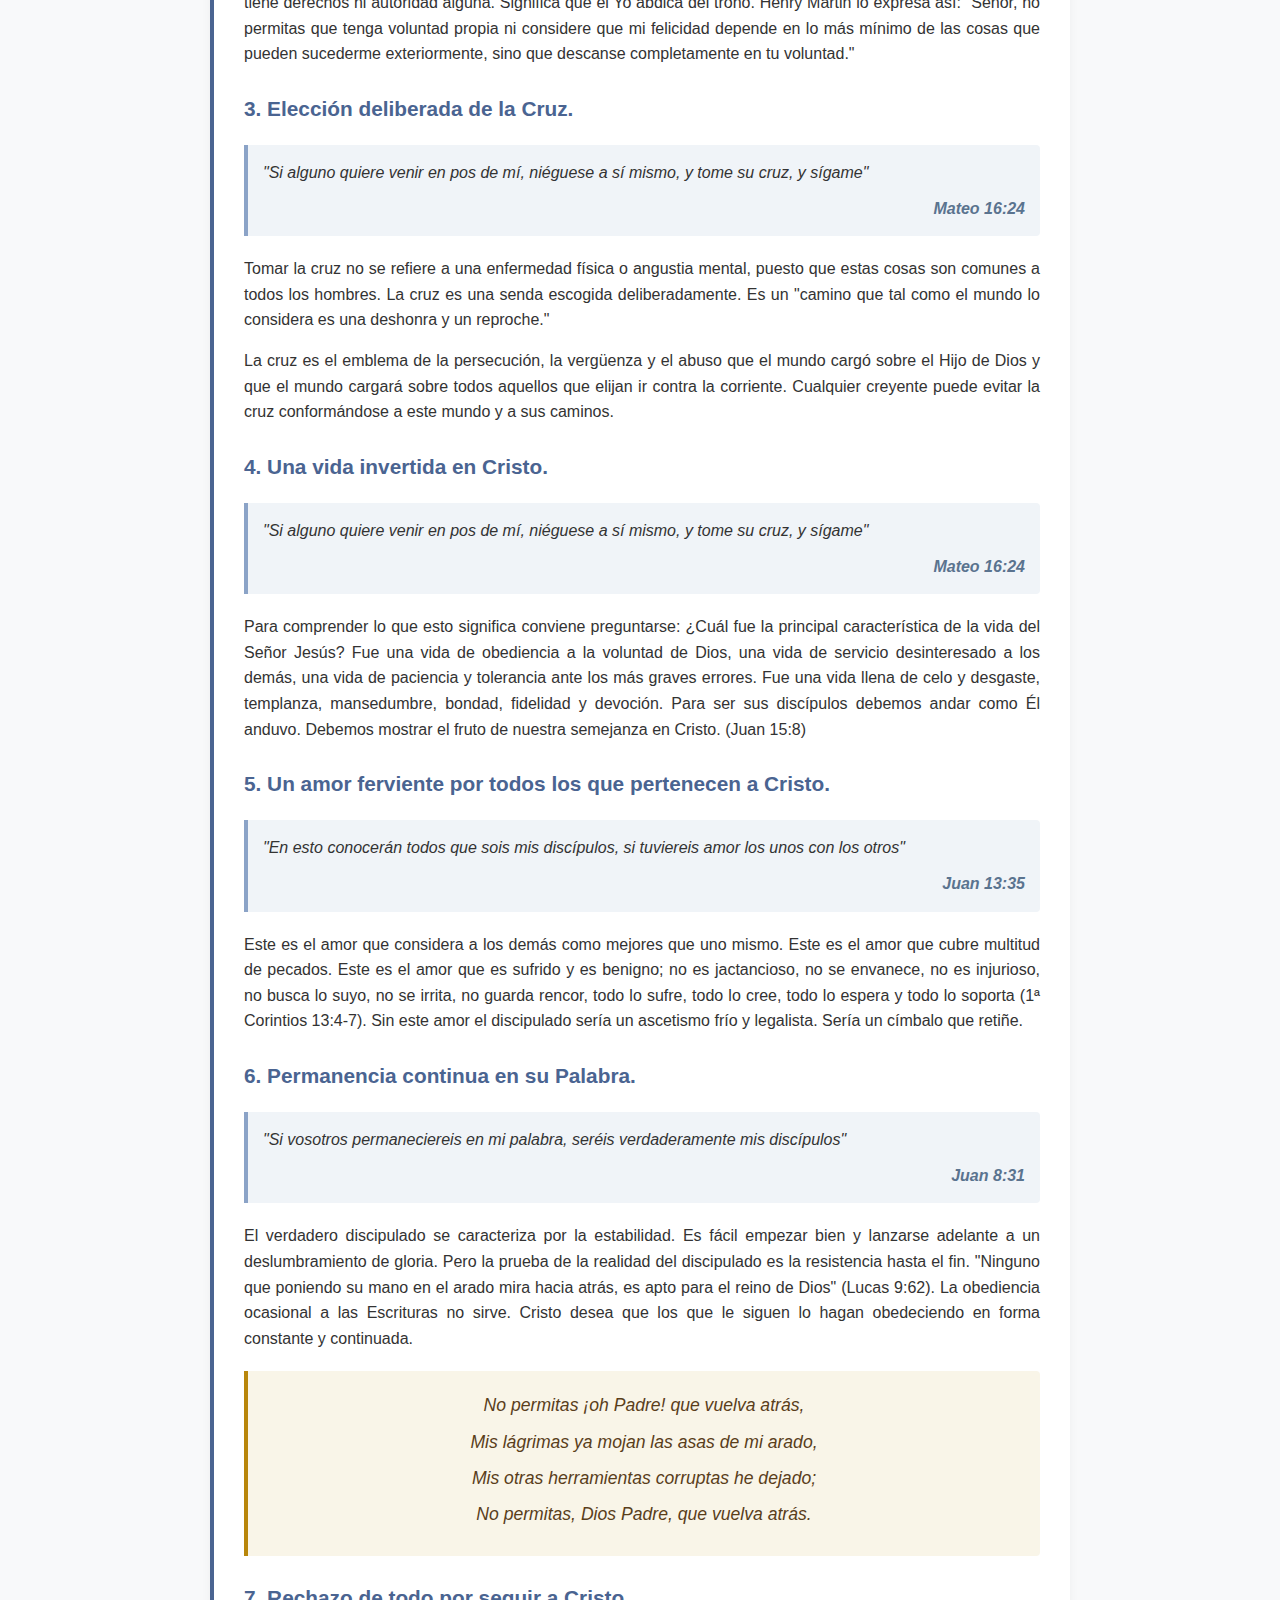
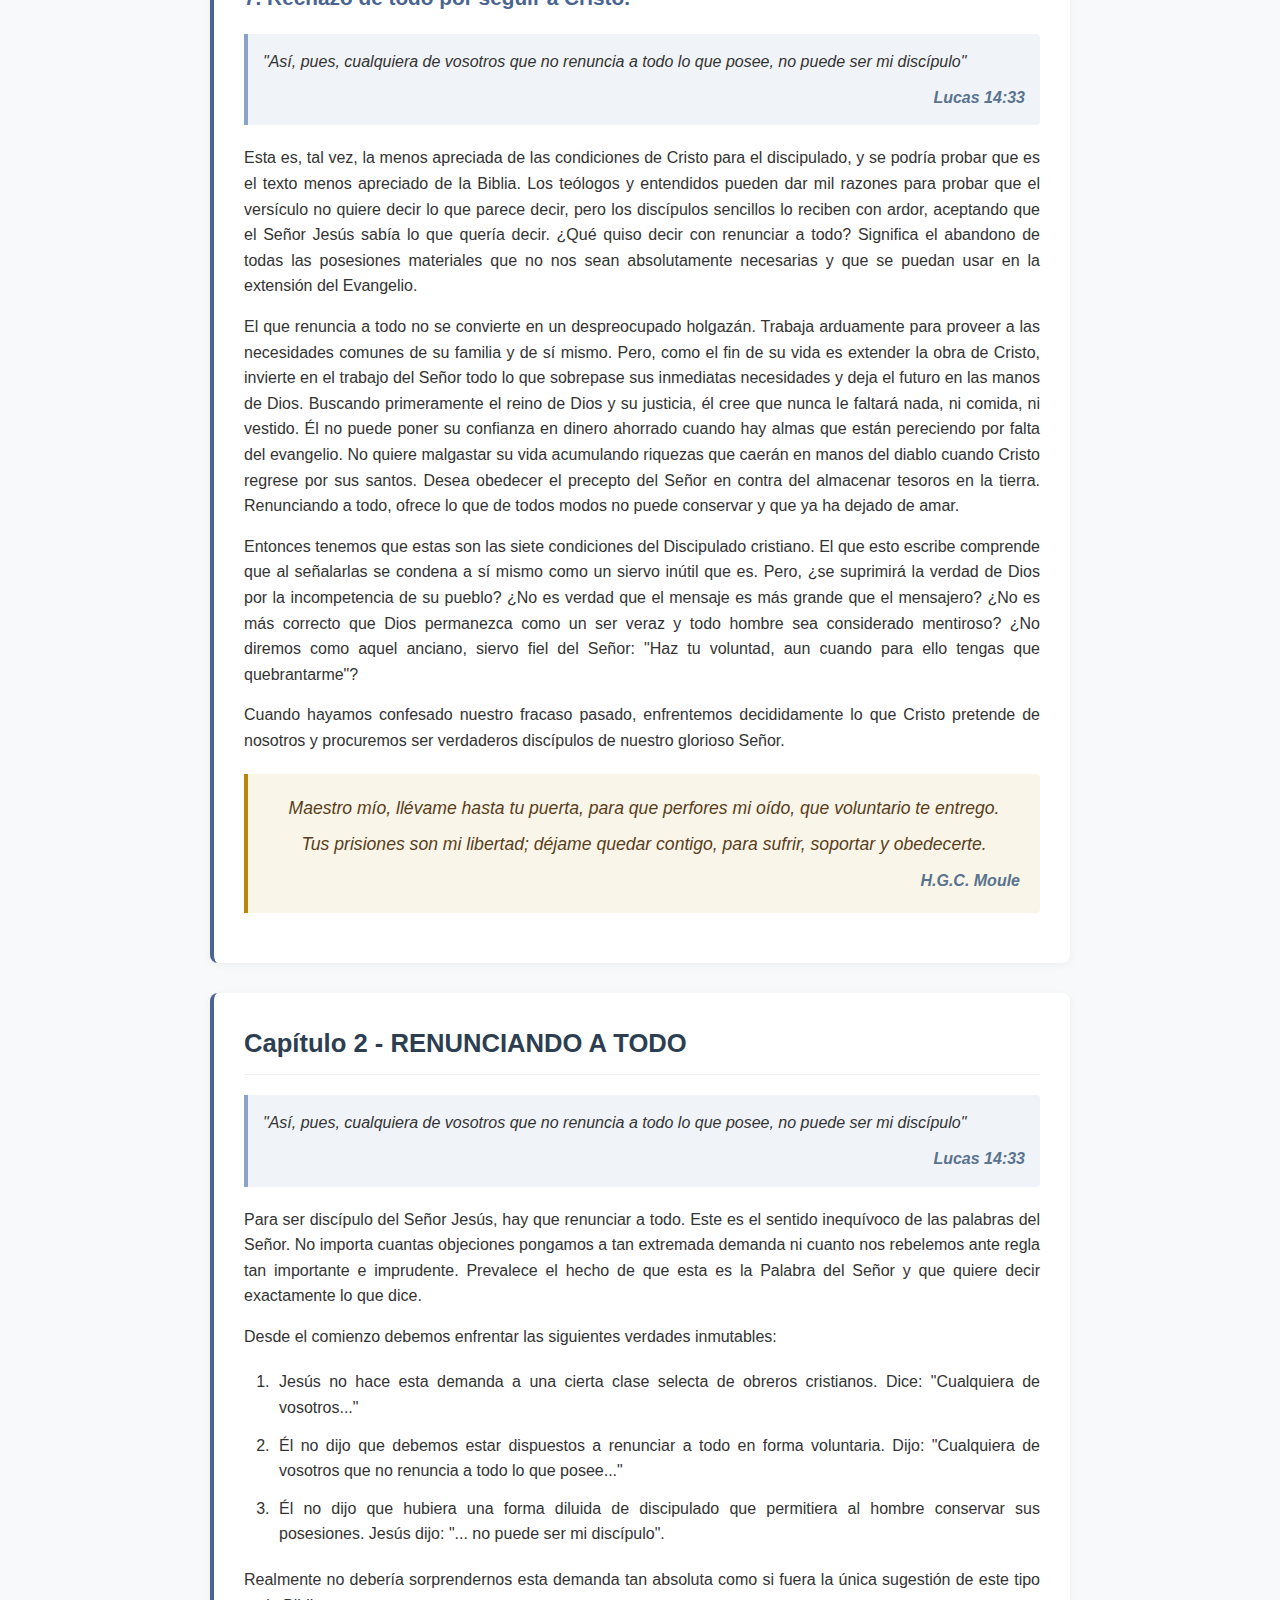
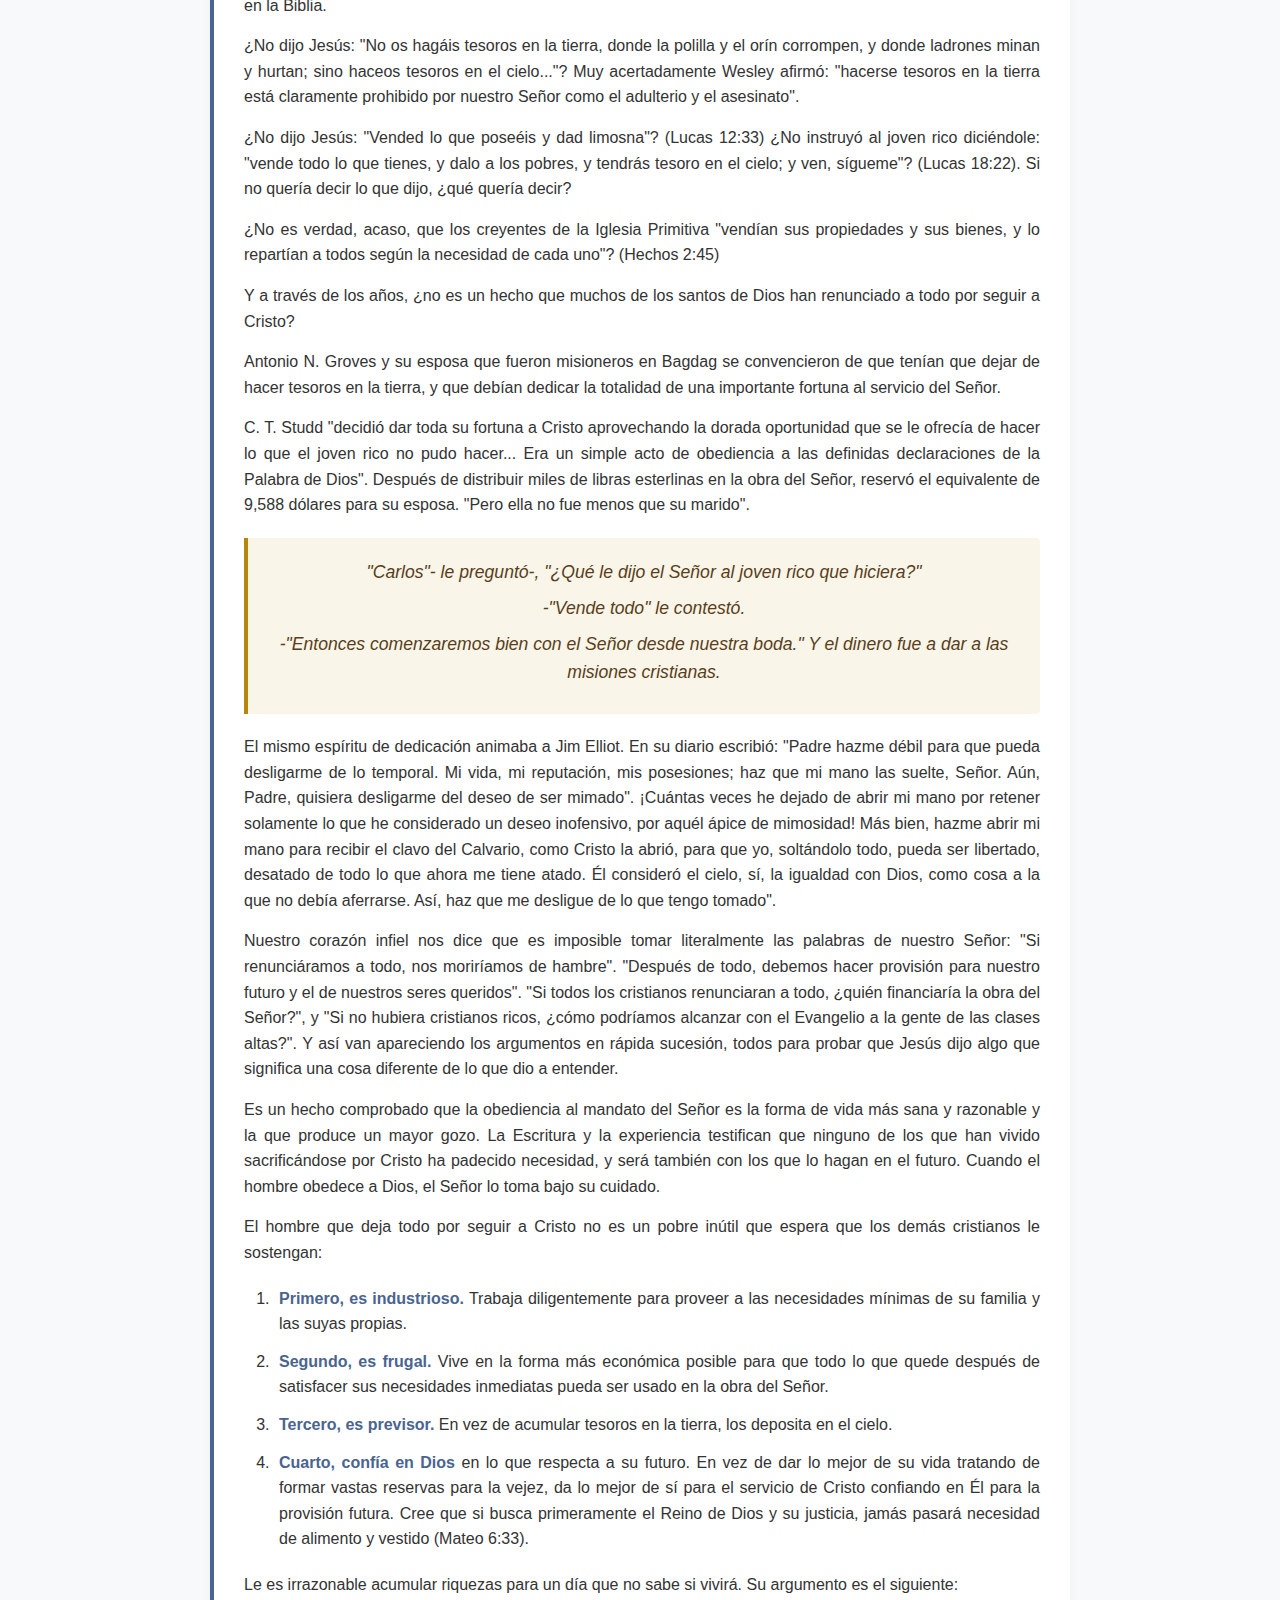
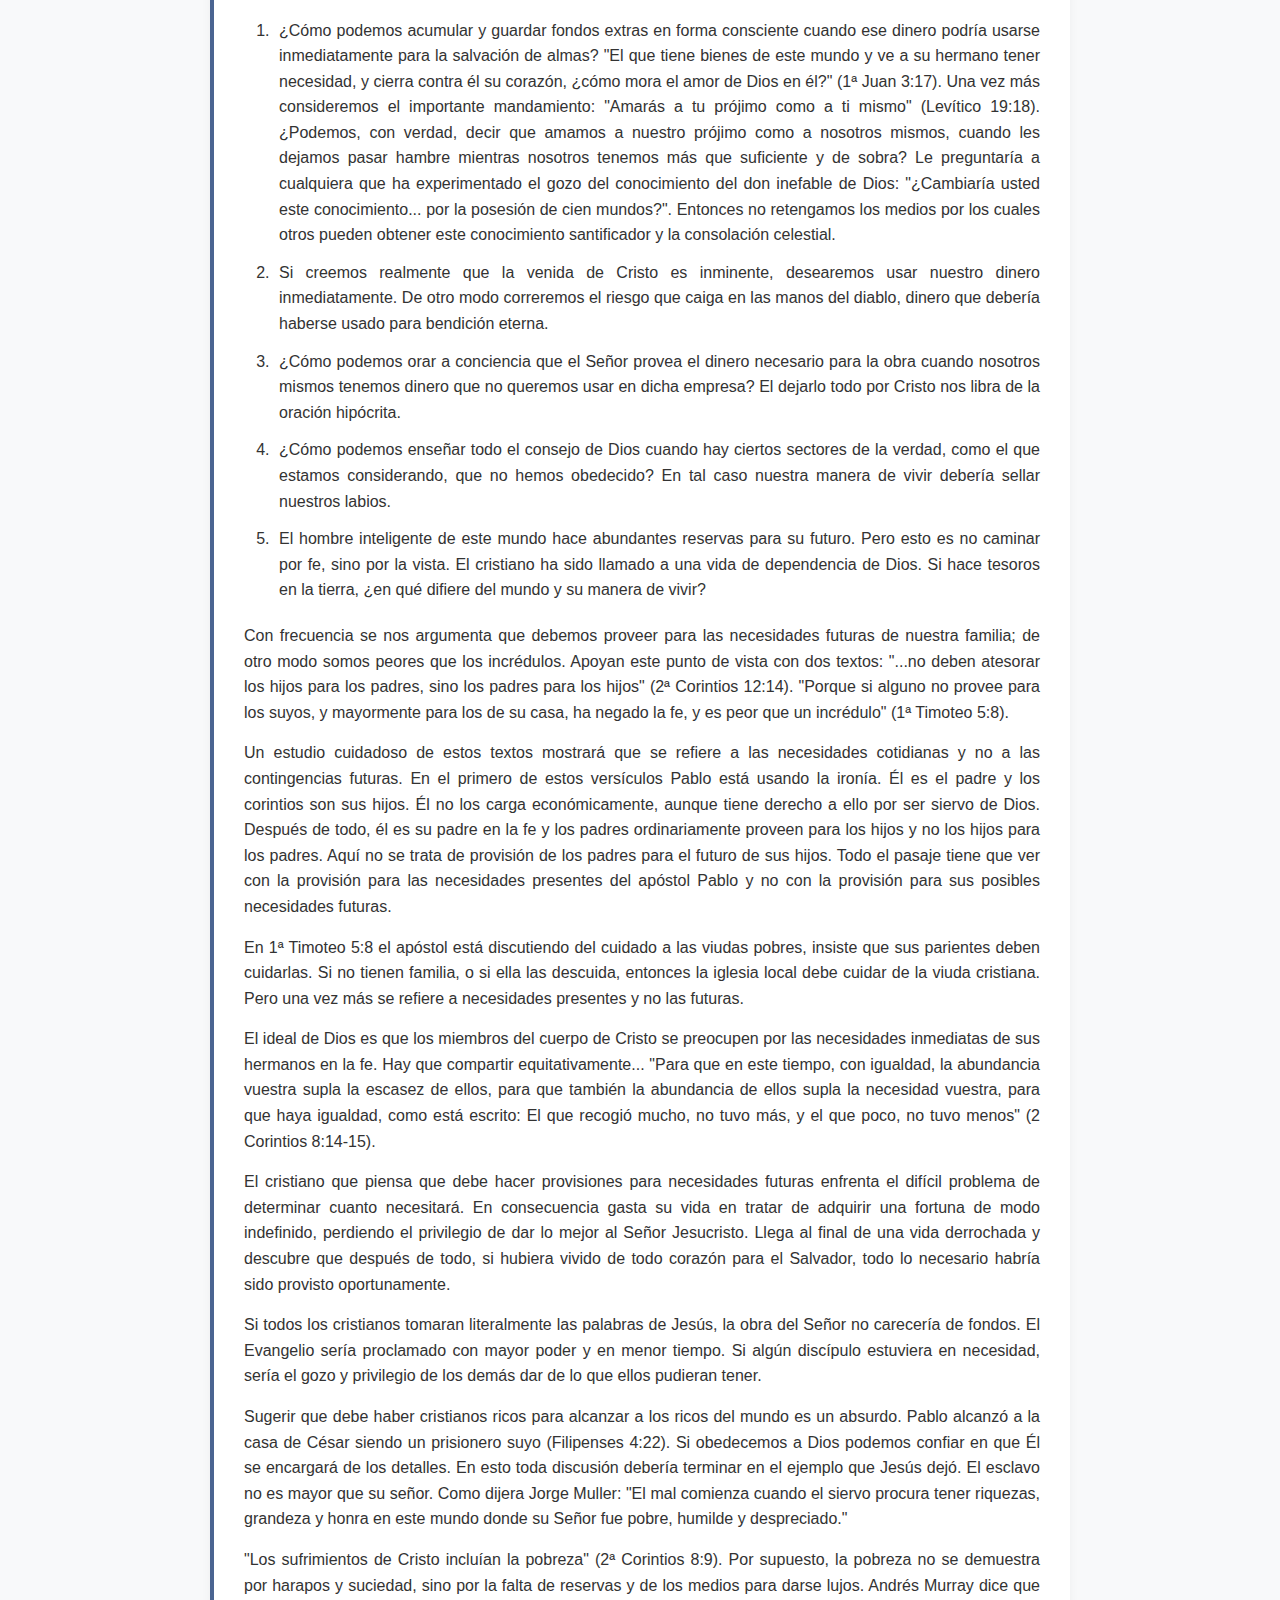
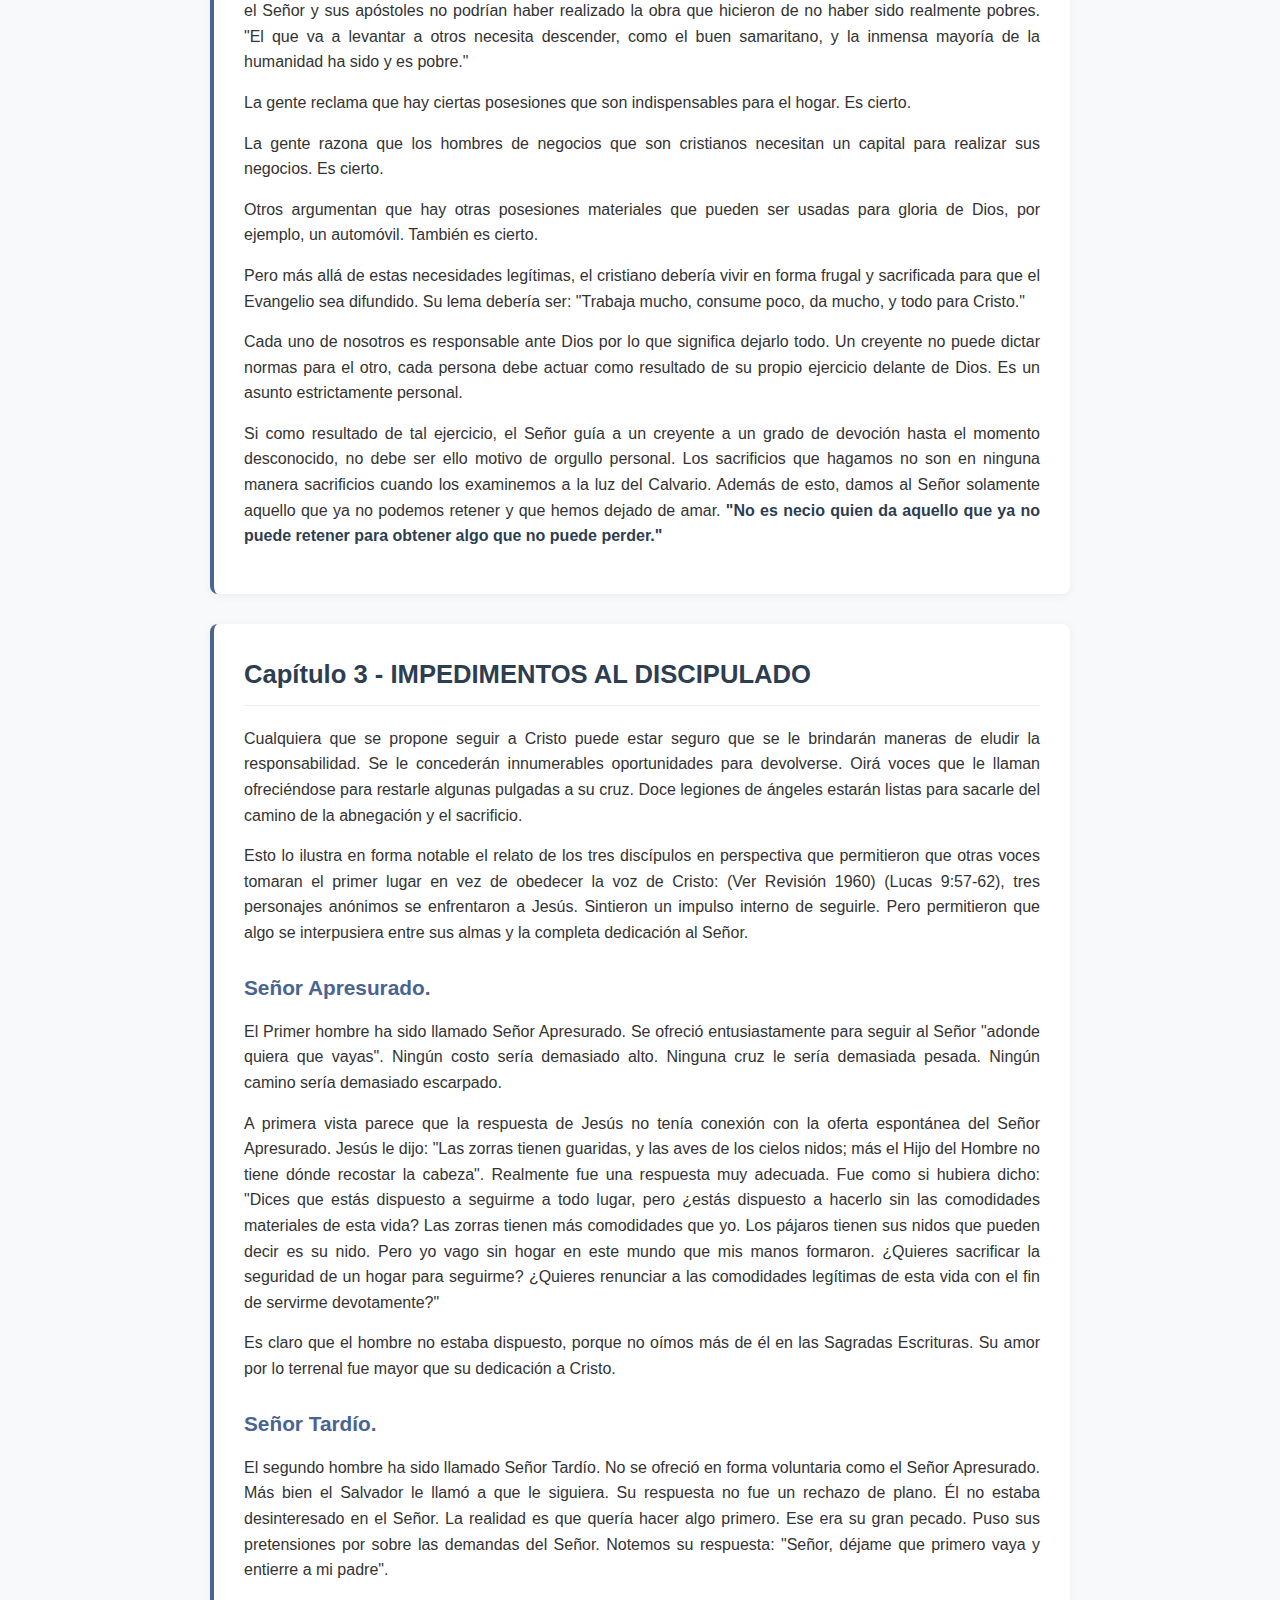
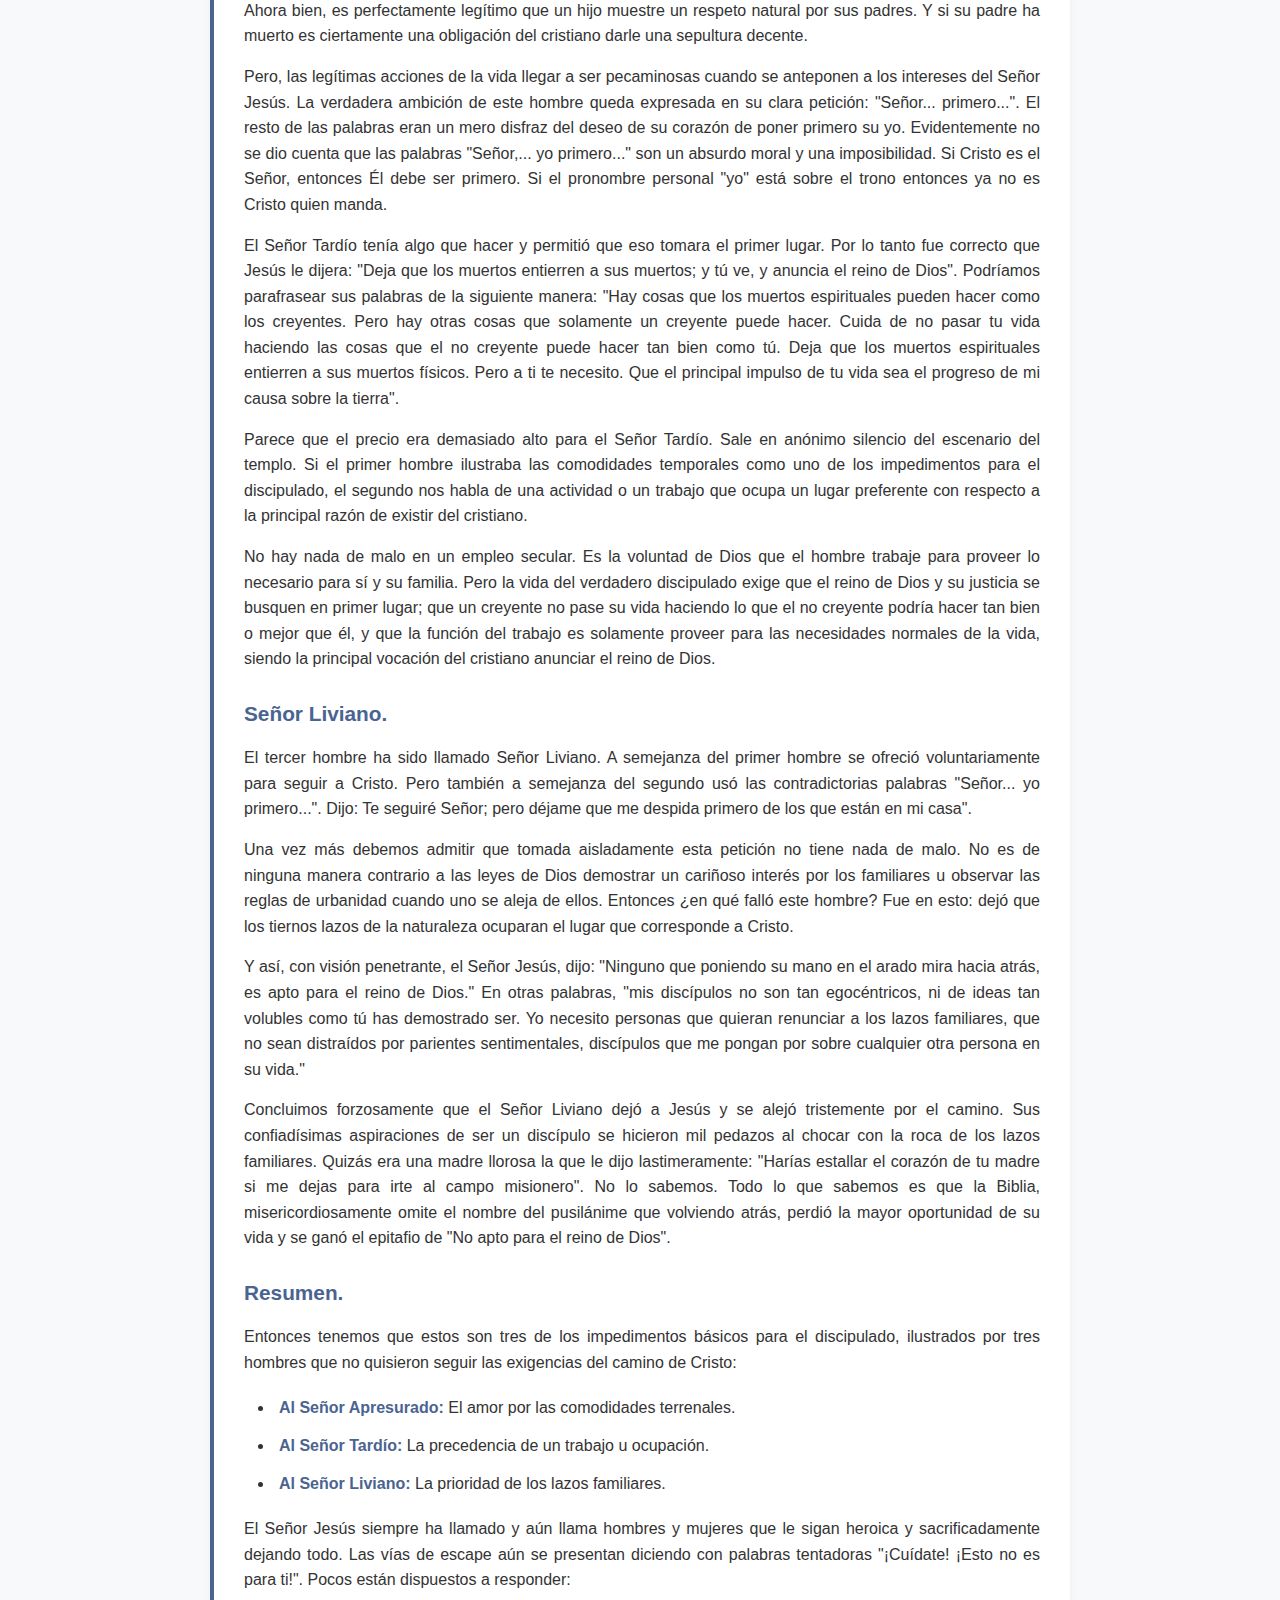
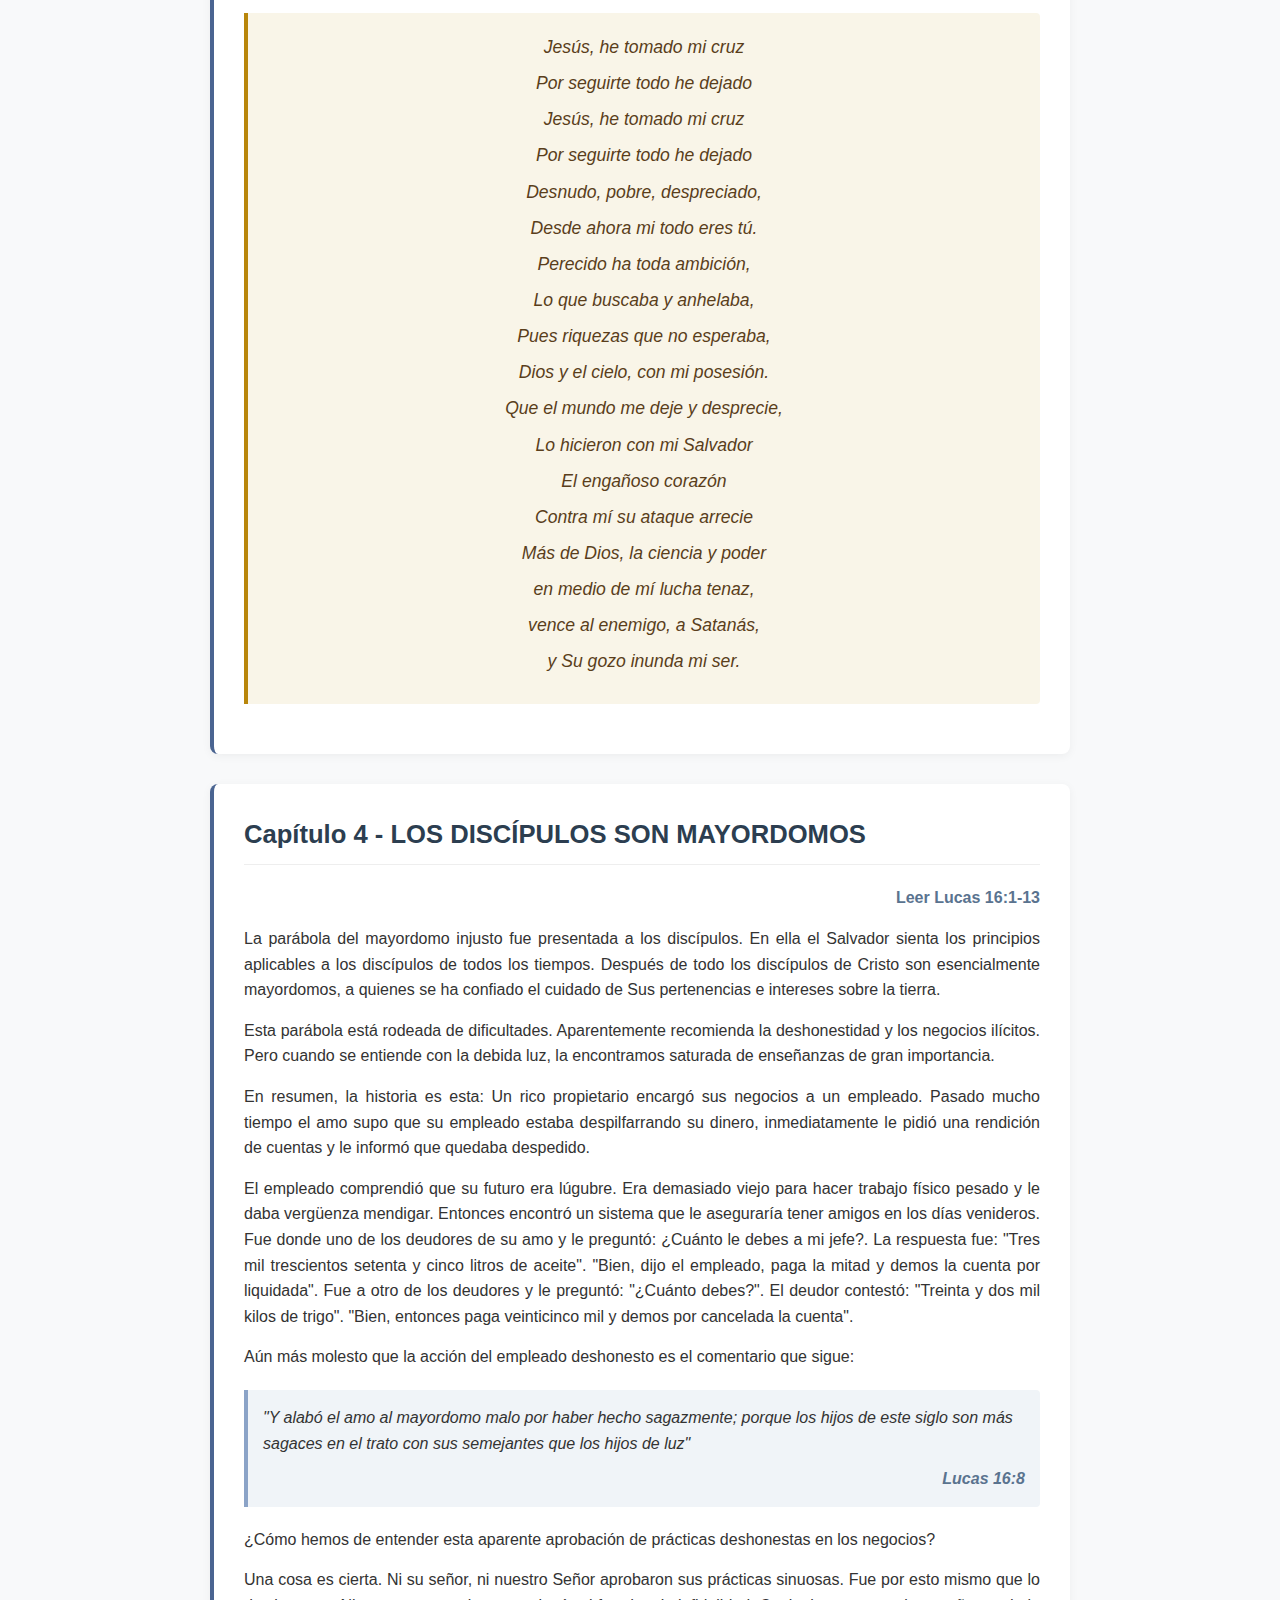
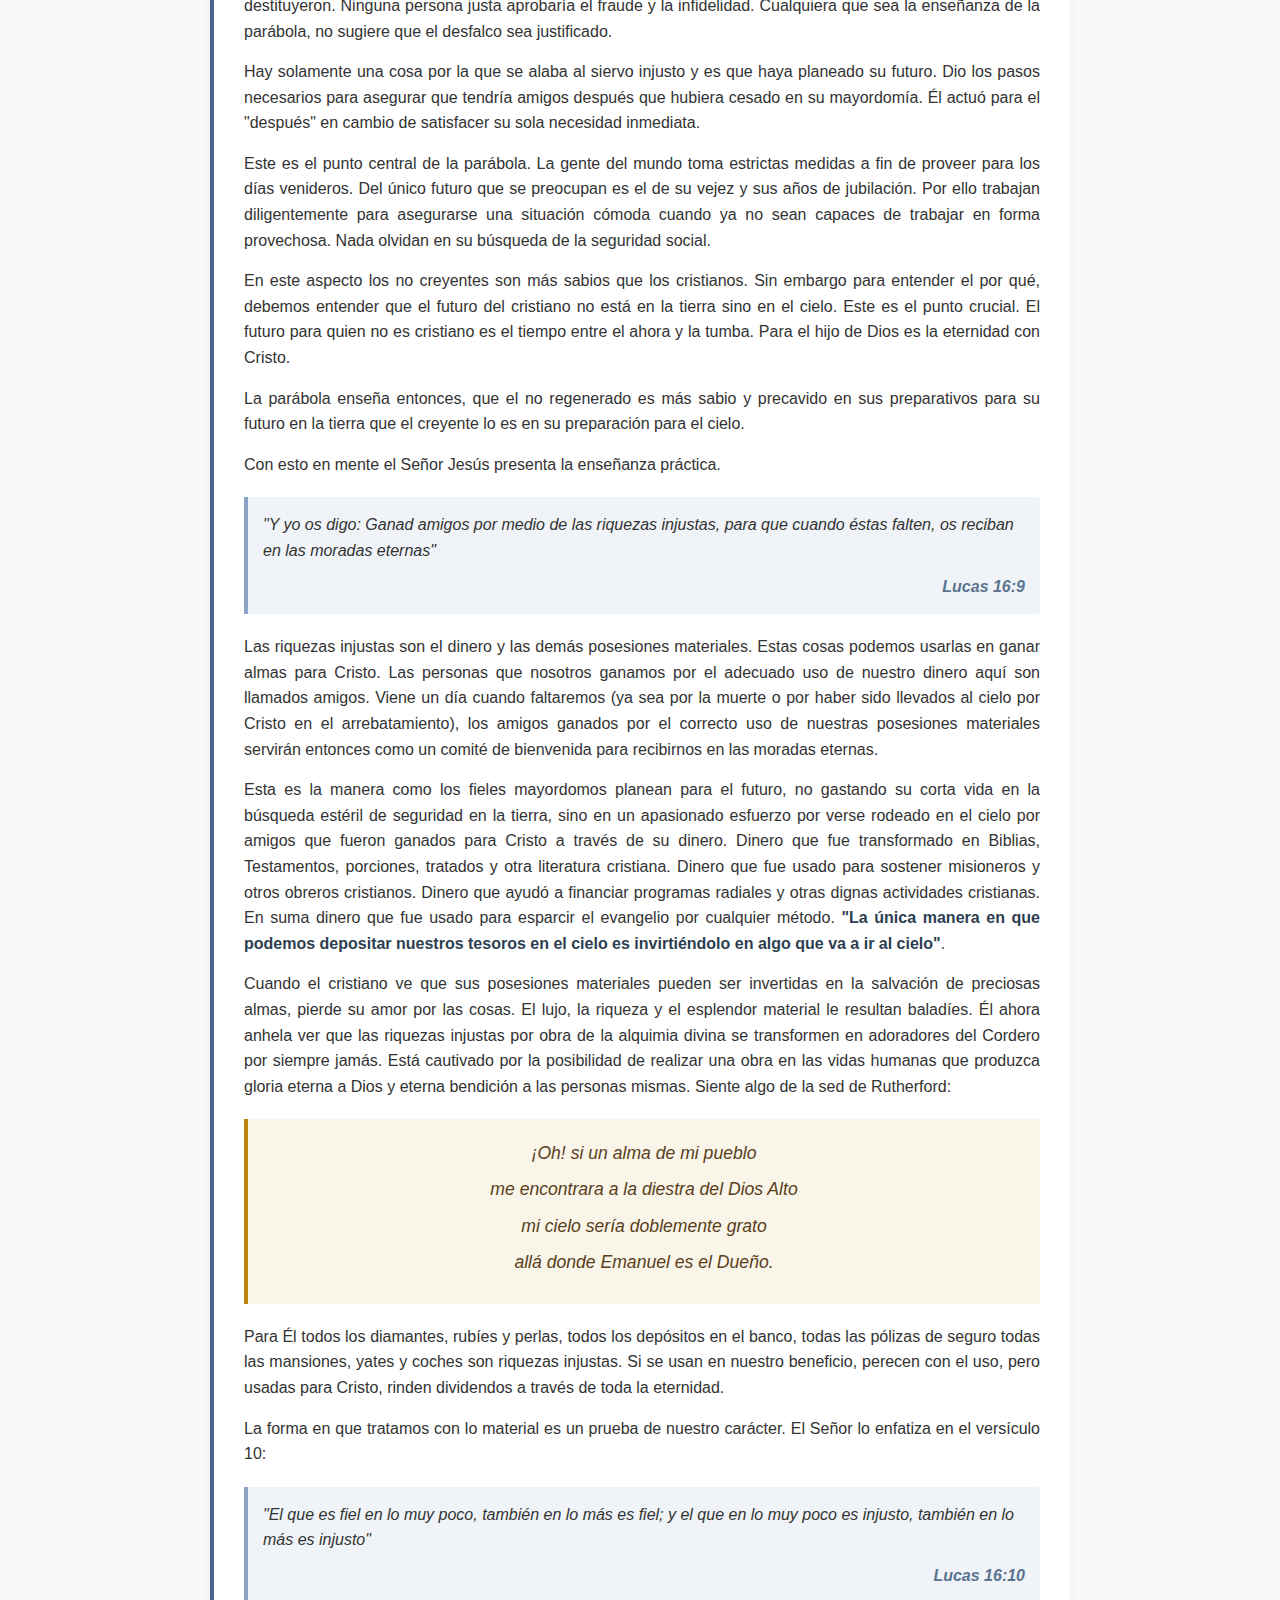
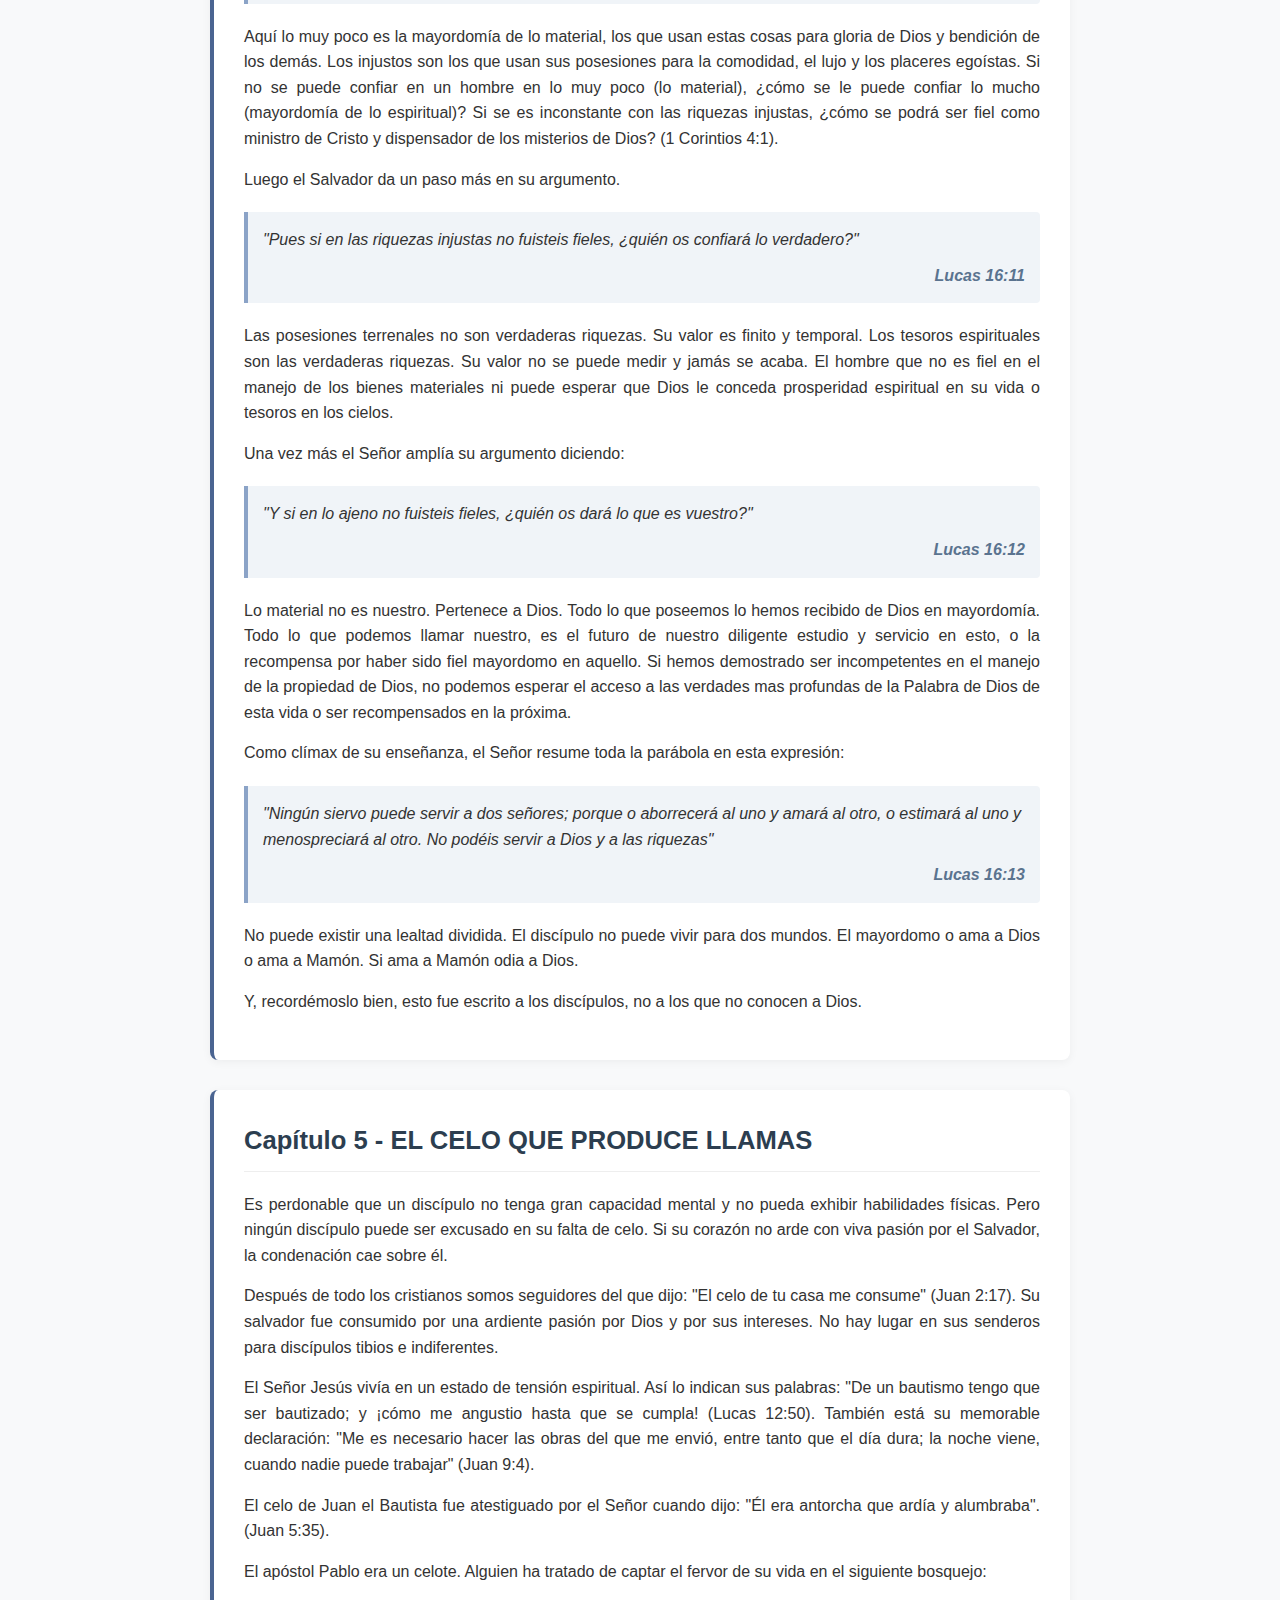
<file: revistas-avivamiento/revistas/cristianismo-radical/index.html>
<!DOCTYPE html>
<html lang="es">
<head>
    <meta charset="UTF-8">
    <meta name="viewport" content="width=device-width, initial-scale=1.0">
    <title>Cristianismo Radical - William McDonald</title>
    <style>
        * {
            margin: 0;
            padding: 0;
            box-sizing: border-box;
            font-family: 'Segoe UI', Tahoma, Geneva, Verdana, sans-serif;
        }

        body {
            background-color: #f8f9fa;
            color: #333;
            line-height: 1.6;
        }

        .container {
            max-width: 900px;
            margin: 0 auto;
            padding: 20px;
        }

        header {
            background: linear-gradient(135deg, #2c3e50, #4a6491);
            color: white;
            padding: 30px 20px;
            text-align: center;
            border-radius: 0 0 10px 10px;
            box-shadow: 0 4px 12px rgba(0,0,0,0.1);
            margin-bottom: 30px;
            position: relative;
        }

        .header-content {
            display: flex;
            justify-content: space-between;
            align-items: center;
            max-width: 900px;
            margin: 0 auto;
        }

        .author-info {
            text-align: left;
        }

        .author-name {
            font-size: 1.5rem;
            margin-bottom: 5px;
        }

        .print-button {
            background: rgba(255,255,255,0.2);
            border: 1px solid rgba(255,255,255,0.3);
            color: white;
            padding: 8px 15px;
            border-radius: 4px;
            cursor: pointer;
            font-weight: bold;
            transition: background 0.3s;
        }

        .print-button:hover {
            background: rgba(255,255,255,0.3);
        }

        .main-title {
            text-align: center;
            font-size: 2rem;
            margin: 30px 0 10px;
            color: #2c3e50;
        }

        .subtitle {
            text-align: center;
            color: #4a6491;
            font-style: italic;
            margin-bottom: 40px;
            font-size: 1.1rem;
        }

        .content-section {
            background: white;
            border-radius: 8px;
            padding: 30px;
            margin-bottom: 30px;
            box-shadow: 0 2px 10px rgba(0,0,0,0.05);
            border-left: 4px solid #4a6491;
        }

        h2 {
            color: #2c3e50;
            margin-bottom: 20px;
            padding-bottom: 10px;
            border-bottom: 1px solid #eee;
            font-size: 1.6rem;
        }

        h3 {
            color: #4a6491;
            margin: 25px 0 15px;
            font-size: 1.3rem;
        }

        p {
            margin-bottom: 15px;
            text-align: justify;
        }

        .scripture {
            background-color: #f0f4f8;
            border-left: 4px solid #8ba3c7;
            padding: 15px;
            margin: 20px 0;
            font-style: italic;
            border-radius: 0 4px 4px 0;
        }

        .scripture-ref {
            display: block;
            text-align: right;
            font-weight: bold;
            margin-top: 10px;
            color: #5a738f;
        }

        .highlight-box {
            background-color: #fff9e6;
            border: 1px solid #ffeaa7;
            border-radius: 6px;
            padding: 20px;
            margin: 25px 0;
        }

        .editors-note {
            text-align: center;
            margin: 30px 0;
            padding: 20px;
            font-weight: bold;
            font-size: 1.1rem;
            background-color: #f0f4f8;
            border-radius: 6px;
            border-top: 2px solid #4a6491;
            border-bottom: 2px solid #4a6491;
        }

        .bible-list {
            margin: 20px 0 20px 30px;
        }

        .bible-list li {
            margin-bottom: 12px;
            text-align: justify;
            padding-left: 5px;
        }

        .bible-list li strong {
            color: #4a6491;
        }

        .emphasis {
            font-weight: bold;
            color: #2c3e50;
        }

        .red-emphasis {
            color: #8B0000;
            font-weight: bold;
        }

        .intro-box {
            background-color: #e8f4f8;
            border-radius: 8px;
            padding: 20px;
            margin: 20px 0 30px;
            border-left: 4px solid #4a6491;
        }

        footer {
            text-align: center;
            margin-top: 40px;
            padding: 20px;
            color: #666;
            border-top: 1px solid #eee;
            font-style: italic;
        }

        .warning-box {
            background-color: #fff3cd;
            border: 1px solid #ffeaa7;
            border-radius: 6px;
            padding: 20px;
            margin: 25px 0;
        }

        .editorial-container {
            background-color: white;
            border-radius: 8px;
            padding: 30px;
            margin-bottom: 30px;
            box-shadow: 0 2px 10px rgba(0,0,0,0.05);
            border-left: 4px solid #4a6491;
            display: flex;
            flex-wrap: wrap;
            gap: 20px;
        }

        .editorial-image {
            flex: 0 0 150px;
            text-align: center;
        }

        .image-placeholder {
            width: 100%;
            height: 180px;
            background-color: #e9ecef;
            border: 1px solid #ccc;
            display: flex;
            align-items: center;
            justify-content: center;
            color: #666;
            font-size: 0.9rem;
            margin-bottom: 10px;
        }

        .editorial-text {
            flex: 1;
        }

        .editorial-title {
            color: #2c3e50;
            font-weight: bold;
            font-size: 1.4rem;
            margin-bottom: 15px;
        }

        .poem-box {
            background-color: #f9f5e8;
            border-left: 4px solid #b8860b;
            padding: 20px;
            margin: 20px 0;
            font-style: italic;
            border-radius: 0 4px 4px 0;
        }

        .poem-line {
            font-size: 1.1rem;
            margin-bottom: 8px;
            color: #5a3e1b;
            text-align: center;
        }

        .chapter-title {
            font-size: 1.5rem;
            color: #4a6491;
            margin: 30px 0 15px;
            text-align: center;
            font-weight: bold;
        }

        .chapter-subtitle {
            font-size: 1.2rem;
            color: #2c3e50;
            margin: 20px 0 10px;
            font-weight: bold;
        }

        .numbered-list {
            margin: 15px 0 15px 30px;
        }

        .numbered-list li {
            margin-bottom: 10px;
        }

        @media (max-width: 768px) {
            .container {
                padding: 10px;
            }

            header {
                padding: 20px 15px;
            }

            .header-content {
                flex-direction: column;
                text-align: center;
            }

            .author-info {
                text-align: center;
                margin-bottom: 15px;
            }

            .main-title {
                font-size: 1.7rem;
            }

            .content-section {
                padding: 20px;
            }

            .editorial-container {
                flex-direction: column;
            }

            .editorial-image {
                margin: 0 auto;
            }
        }
    </style>
</head>
<body>
<header>
    <div class="header-content">
        <div class="author-info">
            <div class="author-name">Por William McDonald</div>
            <div>CRISTIANISMO RADICAL (Versión preliminar. En revisión)</div>
        </div>
        <button class="print-button" onclick="window.print()">Imprimir este Número</button>
    </div>
</header>

<div class="container">
    <div class="editorial-container">
        <div class="editorial-text">
            <div class="editorial-title">Capítulo 1</div>

            <h3>LAS CONDICIONES DEL DISCIPULADO</h3>

            <p>El verdadero cristianismo consiste en una entrega absoluta al Señor Jesucristo. El Salvador no está buscando personas que le dediquen sus tardes libres, sus fines de semana o sus años de jubilados. Él busca personas dispuestas a darle el primer lugar en su vida. "Él busca, y siempre ha sido así, no multitudes que van a la deriva y sin propósito en su senda, sino hombres y mujeres que individual y espontáneamente se consagran a su servicio por haber reconocido que Él necesita personas dispuestas a seguir en el sendero de la negación personal por el que Él caminó primero."</p>

            <p>La única respuesta adecuada al sacrificio de Cristo en el Calvario es la rendición incondicional a Él. El amor Divino tan maravilloso no puede ser satisfecho con algo menos que la entrega de nuestra vida, nuestra alma, nuestro todo...</p>

            <p>El Señor Jesús planteó exigencias rigurosas a los que iban a ser sus discípulos, demandas que han sido totalmente olvidadas en estos días de vida materialista. Con mucha frecuencia consideramos el cristianismo como un escape del infierno y una garantía del cielo. Aún más, pensamos que tenemos perfecto derecho a disfrutar de lo mejor de esta vida. Sabemos que en la Biblia hay muchos versículos que hablan fuerte acerca del discípulo, pero nos parece difícil conciliarlos con nuestras ideas acerca de lo que debe ser el cristianismo.</p>

            <p>Aceptamos que los soldados entreguen sus vidas por razones patrióticas. No nos extraña que los hombres pongan su vida por ideologías políticas. Pero que la característica de la vida de un seguidor de Cristo sea "sangre, sudor y llanto", nos parece remoto y difícil de asimilar. Sin embargo, las palabras del Señor Jesús, son bastante claras. No hay el más mínimo lugar para malinterpretarlas si las aceptamos en su verdadero valor. Estas son las condiciones del discipulado tal como las dio el Salvador del mundo:</p>
        </div>
    </div>

    <div class="content-section">
        <h2>Las Condiciones del Discipulado</h2>

        <h3>1. Un amor supremo por Jesucristo.</h3>

        <div class="scripture">
            "Si alguno viene a mí, y no aborrece a su padre, y a madre, y mujer, e hijos, y hermanos, y hermanas, y aun también su propia vida, no puede ser mi discípulo"
            <span class="scripture-ref">Lucas 14:26</span>
        </div>

        <p>Esto no quiere decir que debamos tener indisposición o mala voluntad en nuestro corazón hacia nuestros familiares, sino que nuestro amor a Cristo debe ser tan denotado que en comparación, todos los demás afectos parezcan odio. En realidad la parte más difícil de este pasaje es la expresión "y aún su propia vida". El amor propio es uno de los obstáculos más persistentes para el discipulado. Mientras no estemos dispuestos a ofrecer voluntariamente nuestra vida a disposición de Cristo, no estaremos en el lugar donde Él desea que estemos.</p>

        <h3>2. Una negación del Yo.</h3>

        <div class="scripture">
            "Si alguno quiere venir en pos de mí, niéguese a sí mismo..."
            <span class="scripture-ref">Mateo 16:24</span>
        </div>

        <p>La negación del Yo no es lo mismo que la abnegación. Esto último significa privarse de algunas comidas, placeres o posesiones. La negación del Yo es una sumisión tan completa al Señorío de Cristo, que el Yo no tiene derechos ni autoridad alguna. Significa que el Yo abdica del trono. Henry Martin lo expresa así: "Señor, no permitas que tenga voluntad propia ni considere que mi felicidad depende en lo más mínimo de las cosas que pueden sucederme exteriormente, sino que descanse completamente en tu voluntad."</p>

        <h3>3. Elección deliberada de la Cruz.</h3>

        <div class="scripture">
            "Si alguno quiere venir en pos de mí, niéguese a sí mismo, y tome su cruz, y sígame"
            <span class="scripture-ref">Mateo 16:24</span>
        </div>

        <p>Tomar la cruz no se refiere a una enfermedad física o angustia mental, puesto que estas cosas son comunes a todos los hombres. La cruz es una senda escogida deliberadamente. Es un "camino que tal como el mundo lo considera es una deshonra y un reproche."</p>

        <p>La cruz es el emblema de la persecución, la vergüenza y el abuso que el mundo cargó sobre el Hijo de Dios y que el mundo cargará sobre todos aquellos que elijan ir contra la corriente. Cualquier creyente puede evitar la cruz conformándose a este mundo y a sus caminos.</p>

        <h3>4. Una vida invertida en Cristo.</h3>

        <div class="scripture">
            "Si alguno quiere venir en pos de mí, niéguese a sí mismo, y tome su cruz, y sígame"
            <span class="scripture-ref">Mateo 16:24</span>
        </div>

        <p>Para comprender lo que esto significa conviene preguntarse: ¿Cuál fue la principal característica de la vida del Señor Jesús? Fue una vida de obediencia a la voluntad de Dios, una vida de servicio desinteresado a los demás, una vida de paciencia y tolerancia ante los más graves errores. Fue una vida llena de celo y desgaste, templanza, mansedumbre, bondad, fidelidad y devoción. Para ser sus discípulos debemos andar como Él anduvo. Debemos mostrar el fruto de nuestra semejanza en Cristo. (Juan 15:8)</p>

        <h3>5. Un amor ferviente por todos los que pertenecen a Cristo.</h3>

        <div class="scripture">
            "En esto conocerán todos que sois mis discípulos, si tuviereis amor los unos con los otros"
            <span class="scripture-ref">Juan 13:35</span>
        </div>

        <p>Este es el amor que considera a los demás como mejores que uno mismo. Este es el amor que cubre multitud de pecados. Este es el amor que es sufrido y es benigno; no es jactancioso, no se envanece, no es injurioso, no busca lo suyo, no se irrita, no guarda rencor, todo lo sufre, todo lo cree, todo lo espera y todo lo soporta (1ª Corintios 13:4-7). Sin este amor el discipulado sería un ascetismo frío y legalista. Sería un címbalo que retiñe.</p>

        <h3>6. Permanencia continua en su Palabra.</h3>

        <div class="scripture">
            "Si vosotros permaneciereis en mi palabra, seréis verdaderamente mis discípulos"
            <span class="scripture-ref">Juan 8:31</span>
        </div>

        <p>El verdadero discipulado se caracteriza por la estabilidad. Es fácil empezar bien y lanzarse adelante a un deslumbramiento de gloria. Pero la prueba de la realidad del discipulado es la resistencia hasta el fin. "Ninguno que poniendo su mano en el arado mira hacia atrás, es apto para el reino de Dios" (Lucas 9:62). La obediencia ocasional a las Escrituras no sirve. Cristo desea que los que le siguen lo hagan obedeciendo en forma constante y continuada.</p>

        <div class="poem-box">
            <div class="poem-line">No permitas ¡oh Padre! que vuelva atrás,</div>
            <div class="poem-line">Mis lágrimas ya mojan las asas de mi arado,</div>
            <div class="poem-line">Mis otras herramientas corruptas he dejado;</div>
            <div class="poem-line">No permitas, Dios Padre, que vuelva atrás.</div>
        </div>

        <h3>7. Rechazo de todo por seguir a Cristo.</h3>

        <div class="scripture">
            "Así, pues, cualquiera de vosotros que no renuncia a todo lo que posee, no puede ser mi discípulo"
            <span class="scripture-ref">Lucas 14:33</span>
        </div>

        <p>Esta es, tal vez, la menos apreciada de las condiciones de Cristo para el discipulado, y se podría probar que es el texto menos apreciado de la Biblia. Los teólogos y entendidos pueden dar mil razones para probar que el versículo no quiere decir lo que parece decir, pero los discípulos sencillos lo reciben con ardor, aceptando que el Señor Jesús sabía lo que quería decir. ¿Qué quiso decir con renunciar a todo? Significa el abandono de todas las posesiones materiales que no nos sean absolutamente necesarias y que se puedan usar en la extensión del Evangelio.</p>

        <p>El que renuncia a todo no se convierte en un despreocupado holgazán. Trabaja arduamente para proveer a las necesidades comunes de su familia y de sí mismo. Pero, como el fin de su vida es extender la obra de Cristo, invierte en el trabajo del Señor todo lo que sobrepase sus inmediatas necesidades y deja el futuro en las manos de Dios. Buscando primeramente el reino de Dios y su justicia, él cree que nunca le faltará nada, ni comida, ni vestido. Él no puede poner su confianza en dinero ahorrado cuando hay almas que están pereciendo por falta del evangelio. No quiere malgastar su vida acumulando riquezas que caerán en manos del diablo cuando Cristo regrese por sus santos. Desea obedecer el precepto del Señor en contra del almacenar tesoros en la tierra. Renunciando a todo, ofrece lo que de todos modos no puede conservar y que ya ha dejado de amar.</p>

        <p>Entonces tenemos que estas son las siete condiciones del Discipulado cristiano. El que esto escribe comprende que al señalarlas se condena a sí mismo como un siervo inútil que es. Pero, ¿se suprimirá la verdad de Dios por la incompetencia de su pueblo? ¿No es verdad que el mensaje es más grande que el mensajero? ¿No es más correcto que Dios permanezca como un ser veraz y todo hombre sea considerado mentiroso? ¿No diremos como aquel anciano, siervo fiel del Señor: "Haz tu voluntad, aun cuando para ello tengas que quebrantarme"?</p>

        <p>Cuando hayamos confesado nuestro fracaso pasado, enfrentemos decididamente lo que Cristo pretende de nosotros y procuremos ser verdaderos discípulos de nuestro glorioso Señor.</p>

        <div class="poem-box">
            <div class="poem-line">Maestro mío, llévame hasta tu puerta, para que perfores mi oído, que voluntario te entrego.</div>
            <div class="poem-line">Tus prisiones son mi libertad; déjame quedar contigo, para sufrir, soportar y obedecerte.</div>
            <div class="scripture-ref">H.G.C. Moule</div>
        </div>
    </div>

    <div class="content-section">
        <h2>Capítulo 2 - RENUNCIANDO A TODO</h2>

        <div class="scripture">
            "Así, pues, cualquiera de vosotros que no renuncia a todo lo que posee, no puede ser mi discípulo"
            <span class="scripture-ref">Lucas 14:33</span>
        </div>

        <p>Para ser discípulo del Señor Jesús, hay que renunciar a todo. Este es el sentido inequívoco de las palabras del Señor. No importa cuantas objeciones pongamos a tan extremada demanda ni cuanto nos rebelemos ante regla tan importante e imprudente. Prevalece el hecho de que esta es la Palabra del Señor y que quiere decir exactamente lo que dice.</p>

        <p>Desde el comienzo debemos enfrentar las siguientes verdades inmutables:</p>

        <ol class="bible-list">
            <li>Jesús no hace esta demanda a una cierta clase selecta de obreros cristianos. Dice: "Cualquiera de vosotros..."</li>
            <li>Él no dijo que debemos estar dispuestos a renunciar a todo en forma voluntaria. Dijo: "Cualquiera de vosotros que no renuncia a todo lo que posee..."</li>
            <li>Él no dijo que hubiera una forma diluida de discipulado que permitiera al hombre conservar sus posesiones. Jesús dijo: "... no puede ser mi discípulo".</li>
        </ol>

        <p>Realmente no debería sorprendernos esta demanda tan absoluta como si fuera la única sugestión de este tipo en la Biblia.</p>

        <p>¿No dijo Jesús: "No os hagáis tesoros en la tierra, donde la polilla y el orín corrompen, y donde ladrones minan y hurtan; sino haceos tesoros en el cielo..."? Muy acertadamente Wesley afirmó: "hacerse tesoros en la tierra está claramente prohibido por nuestro Señor como el adulterio y el asesinato".</p>

        <p>¿No dijo Jesús: "Vended lo que poseéis y dad limosna"? (Lucas 12:33) ¿No instruyó al joven rico diciéndole: "vende todo lo que tienes, y dalo a los pobres, y tendrás tesoro en el cielo; y ven, sígueme"? (Lucas 18:22). Si no quería decir lo que dijo, ¿qué quería decir?</p>

        <p>¿No es verdad, acaso, que los creyentes de la Iglesia Primitiva "vendían sus propiedades y sus bienes, y lo repartían a todos según la necesidad de cada uno"? (Hechos 2:45)</p>

        <p>Y a través de los años, ¿no es un hecho que muchos de los santos de Dios han renunciado a todo por seguir a Cristo?</p>

        <p>Antonio N. Groves y su esposa que fueron misioneros en Bagdag se convencieron de que tenían que dejar de hacer tesoros en la tierra, y que debían dedicar la totalidad de una importante fortuna al servicio del Señor.</p>

        <p>C. T. Studd "decidió dar toda su fortuna a Cristo aprovechando la dorada oportunidad que se le ofrecía de hacer lo que el joven rico no pudo hacer... Era un simple acto de obediencia a las definidas declaraciones de la Palabra de Dios". Después de distribuir miles de libras esterlinas en la obra del Señor, reservó el equivalente de 9,588 dólares para su esposa. "Pero ella no fue menos que su marido".</p>

        <div class="poem-box">
            <div class="poem-line">"Carlos"- le preguntó-, "¿Qué le dijo el Señor al joven rico que hiciera?"</div>
            <div class="poem-line">-"Vende todo" le contestó.</div>
            <div class="poem-line">-"Entonces comenzaremos bien con el Señor desde nuestra boda." Y el dinero fue a dar a las misiones cristianas.</div>
        </div>

        <p>El mismo espíritu de dedicación animaba a Jim Elliot. En su diario escribió: "Padre hazme débil para que pueda desligarme de lo temporal. Mi vida, mi reputación, mis posesiones; haz que mi mano las suelte, Señor. Aún, Padre, quisiera desligarme del deseo de ser mimado". ¡Cuántas veces he dejado de abrir mi mano por retener solamente lo que he considerado un deseo inofensivo, por aquél ápice de mimosidad! Más bien, hazme abrir mi mano para recibir el clavo del Calvario, como Cristo la abrió, para que yo, soltándolo todo, pueda ser libertado, desatado de todo lo que ahora me tiene atado. Él consideró el cielo, sí, la igualdad con Dios, como cosa a la que no debía aferrarse. Así, haz que me desligue de lo que tengo tomado".</p>

        <p>Nuestro corazón infiel nos dice que es imposible tomar literalmente las palabras de nuestro Señor: "Si renunciáramos a todo, nos moriríamos de hambre". "Después de todo, debemos hacer provisión para nuestro futuro y el de nuestros seres queridos". "Si todos los cristianos renunciaran a todo, ¿quién financiaría la obra del Señor?", y "Si no hubiera cristianos ricos, ¿cómo podríamos alcanzar con el Evangelio a la gente de las clases altas?". Y así van apareciendo los argumentos en rápida sucesión, todos para probar que Jesús dijo algo que significa una cosa diferente de lo que dio a entender.</p>

        <p>Es un hecho comprobado que la obediencia al mandato del Señor es la forma de vida más sana y razonable y la que produce un mayor gozo. La Escritura y la experiencia testifican que ninguno de los que han vivido sacrificándose por Cristo ha padecido necesidad, y será también con los que lo hagan en el futuro. Cuando el hombre obedece a Dios, el Señor lo toma bajo su cuidado.</p>

        <p>El hombre que deja todo por seguir a Cristo no es un pobre inútil que espera que los demás cristianos le sostengan:</p>

        <ol class="bible-list">
            <li><strong>Primero, es industrioso.</strong> Trabaja diligentemente para proveer a las necesidades mínimas de su familia y las suyas propias.</li>
            <li><strong>Segundo, es frugal.</strong> Vive en la forma más económica posible para que todo lo que quede después de satisfacer sus necesidades inmediatas pueda ser usado en la obra del Señor.</li>
            <li><strong>Tercero, es previsor.</strong> En vez de acumular tesoros en la tierra, los deposita en el cielo.</li>
            <li><strong>Cuarto, confía en Dios</strong> en lo que respecta a su futuro. En vez de dar lo mejor de su vida tratando de formar vastas reservas para la vejez, da lo mejor de sí para el servicio de Cristo confiando en Él para la provisión futura. Cree que si busca primeramente el Reino de Dios y su justicia, jamás pasará necesidad de alimento y vestido (Mateo 6:33).</li>
        </ol>

        <p>Le es irrazonable acumular riquezas para un día que no sabe si vivirá. Su argumento es el siguiente:</p>

        <ol class="bible-list">
            <li>¿Cómo podemos acumular y guardar fondos extras en forma consciente cuando ese dinero podría usarse inmediatamente para la salvación de almas? "El que tiene bienes de este mundo y ve a su hermano tener necesidad, y cierra contra él su corazón, ¿cómo mora el amor de Dios en él?" (1ª Juan 3:17). Una vez más consideremos el importante mandamiento: "Amarás a tu prójimo como a ti mismo" (Levítico 19:18). ¿Podemos, con verdad, decir que amamos a nuestro prójimo como a nosotros mismos, cuando les dejamos pasar hambre mientras nosotros tenemos más que suficiente y de sobra? Le preguntaría a cualquiera que ha experimentado el gozo del conocimiento del don inefable de Dios: "¿Cambiaría usted este conocimiento... por la posesión de cien mundos?". Entonces no retengamos los medios por los cuales otros pueden obtener este conocimiento santificador y la consolación celestial.</li>
            <li>Si creemos realmente que la venida de Cristo es inminente, desearemos usar nuestro dinero inmediatamente. De otro modo correremos el riesgo que caiga en las manos del diablo, dinero que debería haberse usado para bendición eterna.</li>
            <li>¿Cómo podemos orar a conciencia que el Señor provea el dinero necesario para la obra cuando nosotros mismos tenemos dinero que no queremos usar en dicha empresa? El dejarlo todo por Cristo nos libra de la oración hipócrita.</li>
            <li>¿Cómo podemos enseñar todo el consejo de Dios cuando hay ciertos sectores de la verdad, como el que estamos considerando, que no hemos obedecido? En tal caso nuestra manera de vivir debería sellar nuestros labios.</li>
            <li>El hombre inteligente de este mundo hace abundantes reservas para su futuro. Pero esto es no caminar por fe, sino por la vista. El cristiano ha sido llamado a una vida de dependencia de Dios. Si hace tesoros en la tierra, ¿en qué difiere del mundo y su manera de vivir?</li>
        </ol>

        <p>Con frecuencia se nos argumenta que debemos proveer para las necesidades futuras de nuestra familia; de otro modo somos peores que los incrédulos. Apoyan este punto de vista con dos textos: "...no deben atesorar los hijos para los padres, sino los padres para los hijos" (2ª Corintios 12:14). "Porque si alguno no provee para los suyos, y mayormente para los de su casa, ha negado la fe, y es peor que un incrédulo" (1ª Timoteo 5:8).</p>

        <p>Un estudio cuidadoso de estos textos mostrará que se refiere a las necesidades cotidianas y no a las contingencias futuras. En el primero de estos versículos Pablo está usando la ironía. Él es el padre y los corintios son sus hijos. Él no los carga económicamente, aunque tiene derecho a ello por ser siervo de Dios. Después de todo, él es su padre en la fe y los padres ordinariamente proveen para los hijos y no los hijos para los padres. Aquí no se trata de provisión de los padres para el futuro de sus hijos. Todo el pasaje tiene que ver con la provisión para las necesidades presentes del apóstol Pablo y no con la provisión para sus posibles necesidades futuras.</p>

        <p>En 1ª Timoteo 5:8 el apóstol está discutiendo del cuidado a las viudas pobres, insiste que sus parientes deben cuidarlas. Si no tienen familia, o si ella las descuida, entonces la iglesia local debe cuidar de la viuda cristiana. Pero una vez más se refiere a necesidades presentes y no las futuras.</p>

        <p>El ideal de Dios es que los miembros del cuerpo de Cristo se preocupen por las necesidades inmediatas de sus hermanos en la fe. Hay que compartir equitativamente... "Para que en este tiempo, con igualdad, la abundancia vuestra supla la escasez de ellos, para que también la abundancia de ellos supla la necesidad vuestra, para que haya igualdad, como está escrito: El que recogió mucho, no tuvo más, y el que poco, no tuvo menos" (2 Corintios 8:14-15).</p>

        <p>El cristiano que piensa que debe hacer provisiones para necesidades futuras enfrenta el difícil problema de determinar cuanto necesitará. En consecuencia gasta su vida en tratar de adquirir una fortuna de modo indefinido, perdiendo el privilegio de dar lo mejor al Señor Jesucristo. Llega al final de una vida derrochada y descubre que después de todo, si hubiera vivido de todo corazón para el Salvador, todo lo necesario habría sido provisto oportunamente.</p>

        <p>Si todos los cristianos tomaran literalmente las palabras de Jesús, la obra del Señor no carecería de fondos. El Evangelio sería proclamado con mayor poder y en menor tiempo. Si algún discípulo estuviera en necesidad, sería el gozo y privilegio de los demás dar de lo que ellos pudieran tener.</p>

        <p>Sugerir que debe haber cristianos ricos para alcanzar a los ricos del mundo es un absurdo. Pablo alcanzó a la casa de César siendo un prisionero suyo (Filipenses 4:22). Si obedecemos a Dios podemos confiar en que Él se encargará de los detalles. En esto toda discusión debería terminar en el ejemplo que Jesús dejó. El esclavo no es mayor que su señor. Como dijera Jorge Muller: "El mal comienza cuando el siervo procura tener riquezas, grandeza y honra en este mundo donde su Señor fue pobre, humilde y despreciado."</p>

        <p>"Los sufrimientos de Cristo incluían la pobreza" (2ª Corintios 8:9). Por supuesto, la pobreza no se demuestra por harapos y suciedad, sino por la falta de reservas y de los medios para darse lujos. Andrés Murray dice que el Señor y sus apóstoles no podrían haber realizado la obra que hicieron de no haber sido realmente pobres. "El que va a levantar a otros necesita descender, como el buen samaritano, y la inmensa mayoría de la humanidad ha sido y es pobre."</p>

        <p>La gente reclama que hay ciertas posesiones que son indispensables para el hogar. Es cierto.</p>

        <p>La gente razona que los hombres de negocios que son cristianos necesitan un capital para realizar sus negocios. Es cierto.</p>

        <p>Otros argumentan que hay otras posesiones materiales que pueden ser usadas para gloria de Dios, por ejemplo, un automóvil. También es cierto.</p>

        <p>Pero más allá de estas necesidades legítimas, el cristiano debería vivir en forma frugal y sacrificada para que el Evangelio sea difundido. Su lema debería ser: "Trabaja mucho, consume poco, da mucho, y todo para Cristo."</p>

        <p>Cada uno de nosotros es responsable ante Dios por lo que significa dejarlo todo. Un creyente no puede dictar normas para el otro, cada persona debe actuar como resultado de su propio ejercicio delante de Dios. Es un asunto estrictamente personal.</p>

        <p>Si como resultado de tal ejercicio, el Señor guía a un creyente a un grado de devoción hasta el momento desconocido, no debe ser ello motivo de orgullo personal. Los sacrificios que hagamos no son en ninguna manera sacrificios cuando los examinemos a la luz del Calvario. Además de esto, damos al Señor solamente aquello que ya no podemos retener y que hemos dejado de amar. <span class="emphasis">"No es necio quien da aquello que ya no puede retener para obtener algo que no puede perder."</span></p>
    </div>

    <div class="content-section">
        <h2>Capítulo 3 - IMPEDIMENTOS AL DISCIPULADO</h2>

        <p>Cualquiera que se propone seguir a Cristo puede estar seguro que se le brindarán maneras de eludir la responsabilidad. Se le concederán innumerables oportunidades para devolverse. Oirá voces que le llaman ofreciéndose para restarle algunas pulgadas a su cruz. Doce legiones de ángeles estarán listas para sacarle del camino de la abnegación y el sacrificio.</p>

        <p>Esto lo ilustra en forma notable el relato de los tres discípulos en perspectiva que permitieron que otras voces tomaran el primer lugar en vez de obedecer la voz de Cristo: (Ver Revisión 1960) (Lucas 9:57-62), tres personajes anónimos se enfrentaron a Jesús. Sintieron un impulso interno de seguirle. Pero permitieron que algo se interpusiera entre sus almas y la completa dedicación al Señor.</p>

        <h3>Señor Apresurado.</h3>
        <p>El Primer hombre ha sido llamado Señor Apresurado. Se ofreció entusiastamente para seguir al Señor "adonde quiera que vayas". Ningún costo sería demasiado alto. Ninguna cruz le sería demasiada pesada. Ningún camino sería demasiado escarpado.</p>

        <p>A primera vista parece que la respuesta de Jesús no tenía conexión con la oferta espontánea del Señor Apresurado. Jesús le dijo: "Las zorras tienen guaridas, y las aves de los cielos nidos; más el Hijo del Hombre no tiene dónde recostar la cabeza". Realmente fue una respuesta muy adecuada. Fue como si hubiera dicho: "Dices que estás dispuesto a seguirme a todo lugar, pero ¿estás dispuesto a hacerlo sin las comodidades materiales de esta vida? Las zorras tienen más comodidades que yo. Los pájaros tienen sus nidos que pueden decir es su nido. Pero yo vago sin hogar en este mundo que mis manos formaron. ¿Quieres sacrificar la seguridad de un hogar para seguirme? ¿Quieres renunciar a las comodidades legítimas de esta vida con el fin de servirme devotamente?"</p>

        <p>Es claro que el hombre no estaba dispuesto, porque no oímos más de él en las Sagradas Escrituras. Su amor por lo terrenal fue mayor que su dedicación a Cristo.</p>

        <h3>Señor Tardío.</h3>
        <p>El segundo hombre ha sido llamado Señor Tardío. No se ofreció en forma voluntaria como el Señor Apresurado. Más bien el Salvador le llamó a que le siguiera. Su respuesta no fue un rechazo de plano. Él no estaba desinteresado en el Señor. La realidad es que quería hacer algo primero. Ese era su gran pecado. Puso sus pretensiones por sobre las demandas del Señor. Notemos su respuesta: "Señor, déjame que primero vaya y entierre a mi padre".</p>

        <p>Ahora bien, es perfectamente legítimo que un hijo muestre un respeto natural por sus padres. Y si su padre ha muerto es ciertamente una obligación del cristiano darle una sepultura decente.</p>

        <p>Pero, las legítimas acciones de la vida llegar a ser pecaminosas cuando se anteponen a los intereses del Señor Jesús. La verdadera ambición de este hombre queda expresada en su clara petición: "Señor... primero...". El resto de las palabras eran un mero disfraz del deseo de su corazón de poner primero su yo. Evidentemente no se dio cuenta que las palabras "Señor,... yo primero..." son un absurdo moral y una imposibilidad. Si Cristo es el Señor, entonces Él debe ser primero. Si el pronombre personal "yo" está sobre el trono entonces ya no es Cristo quien manda.</p>

        <p>El Señor Tardío tenía algo que hacer y permitió que eso tomara el primer lugar. Por lo tanto fue correcto que Jesús le dijera: "Deja que los muertos entierren a sus muertos; y tú ve, y anuncia el reino de Dios". Podríamos parafrasear sus palabras de la siguiente manera: "Hay cosas que los muertos espirituales pueden hacer como los creyentes. Pero hay otras cosas que solamente un creyente puede hacer. Cuida de no pasar tu vida haciendo las cosas que el no creyente puede hacer tan bien como tú. Deja que los muertos espirituales entierren a sus muertos físicos. Pero a ti te necesito. Que el principal impulso de tu vida sea el progreso de mi causa sobre la tierra".</p>

        <p>Parece que el precio era demasiado alto para el Señor Tardío. Sale en anónimo silencio del escenario del templo. Si el primer hombre ilustraba las comodidades temporales como uno de los impedimentos para el discipulado, el segundo nos habla de una actividad o un trabajo que ocupa un lugar preferente con respecto a la principal razón de existir del cristiano.</p>

        <p>No hay nada de malo en un empleo secular. Es la voluntad de Dios que el hombre trabaje para proveer lo necesario para sí y su familia. Pero la vida del verdadero discipulado exige que el reino de Dios y su justicia se busquen en primer lugar; que un creyente no pase su vida haciendo lo que el no creyente podría hacer tan bien o mejor que él, y que la función del trabajo es solamente proveer para las necesidades normales de la vida, siendo la principal vocación del cristiano anunciar el reino de Dios.</p>

        <h3>Señor Liviano.</h3>
        <p>El tercer hombre ha sido llamado Señor Liviano. A semejanza del primer hombre se ofreció voluntariamente para seguir a Cristo. Pero también a semejanza del segundo usó las contradictorias palabras "Señor... yo primero...". Dijo: Te seguiré Señor; pero déjame que me despida primero de los que están en mi casa".</p>

        <p>Una vez más debemos admitir que tomada aisladamente esta petición no tiene nada de malo. No es de ninguna manera contrario a las leyes de Dios demostrar un cariñoso interés por los familiares u observar las reglas de urbanidad cuando uno se aleja de ellos. Entonces ¿en qué falló este hombre? Fue en esto: dejó que los tiernos lazos de la naturaleza ocuparan el lugar que corresponde a Cristo.</p>

        <p>Y así, con visión penetrante, el Señor Jesús, dijo: "Ninguno que poniendo su mano en el arado mira hacia atrás, es apto para el reino de Dios." En otras palabras, "mis discípulos no son tan egocéntricos, ni de ideas tan volubles como tú has demostrado ser. Yo necesito personas que quieran renunciar a los lazos familiares, que no sean distraídos por parientes sentimentales, discípulos que me pongan por sobre cualquier otra persona en su vida."</p>

        <p>Concluimos forzosamente que el Señor Liviano dejó a Jesús y se alejó tristemente por el camino. Sus confiadísimas aspiraciones de ser un discípulo se hicieron mil pedazos al chocar con la roca de los lazos familiares. Quizás era una madre llorosa la que le dijo lastimeramente: "Harías estallar el corazón de tu madre si me dejas para irte al campo misionero". No lo sabemos. Todo lo que sabemos es que la Biblia, misericordiosamente omite el nombre del pusilánime que volviendo atrás, perdió la mayor oportunidad de su vida y se ganó el epitafio de "No apto para el reino de Dios".</p>

        <h3>Resumen.</h3>
        <p>Entonces tenemos que estos son tres de los impedimentos básicos para el discipulado, ilustrados por tres hombres que no quisieron seguir las exigencias del camino de Cristo:</p>

        <ul class="bible-list">
            <li><strong>Al Señor Apresurado:</strong> El amor por las comodidades terrenales.</li>
            <li><strong>Al Señor Tardío:</strong> La precedencia de un trabajo u ocupación.</li>
            <li><strong>Al Señor Liviano:</strong> La prioridad de los lazos familiares.</li>
        </ul>

        <p>El Señor Jesús siempre ha llamado y aún llama hombres y mujeres que le sigan heroica y sacrificadamente dejando todo. Las vías de escape aún se presentan diciendo con palabras tentadoras "¡Cuídate! ¡Esto no es para ti!". Pocos están dispuestos a responder:</p>

        <div class="poem-box">
            <div class="poem-line">Jesús, he tomado mi cruz</div>
            <div class="poem-line">Por seguirte todo he dejado</div>
            <div class="poem-line">Jesús, he tomado mi cruz</div>
            <div class="poem-line">Por seguirte todo he dejado</div>
            <div class="poem-line">Desnudo, pobre, despreciado,</div>
            <div class="poem-line">Desde ahora mi todo eres tú.</div>
            <div class="poem-line">Perecido ha toda ambición,</div>
            <div class="poem-line">Lo que buscaba y anhelaba,</div>
            <div class="poem-line">Pues riquezas que no esperaba,</div>
            <div class="poem-line">Dios y el cielo, con mi posesión.</div>
            <div class="poem-line">Que el mundo me deje y desprecie,</div>
            <div class="poem-line">Lo hicieron con mi Salvador</div>
            <div class="poem-line">El engañoso corazón</div>
            <div class="poem-line">Contra mí su ataque arrecie</div>
            <div class="poem-line">Más de Dios, la ciencia y poder</div>
            <div class="poem-line">en medio de mí lucha tenaz,</div>
            <div class="poem-line">vence al enemigo, a Satanás,</div>
            <div class="poem-line">y Su gozo inunda mi ser.</div>
        </div>
    </div>

    <div class="content-section">
        <h2>Capítulo 4 - LOS DISCÍPULOS SON MAYORDOMOS</h2>

        <p class="scripture-ref">Leer Lucas 16:1-13</p>

        <p>La parábola del mayordomo injusto fue presentada a los discípulos. En ella el Salvador sienta los principios aplicables a los discípulos de todos los tiempos. Después de todo los discípulos de Cristo son esencialmente mayordomos, a quienes se ha confiado el cuidado de Sus pertenencias e intereses sobre la tierra.</p>

        <p>Esta parábola está rodeada de dificultades. Aparentemente recomienda la deshonestidad y los negocios ilícitos. Pero cuando se entiende con la debida luz, la encontramos saturada de enseñanzas de gran importancia.</p>

        <p>En resumen, la historia es esta: Un rico propietario encargó sus negocios a un empleado. Pasado mucho tiempo el amo supo que su empleado estaba despilfarrando su dinero, inmediatamente le pidió una rendición de cuentas y le informó que quedaba despedido.</p>

        <p>El empleado comprendió que su futuro era lúgubre. Era demasiado viejo para hacer trabajo físico pesado y le daba vergüenza mendigar. Entonces encontró un sistema que le aseguraría tener amigos en los días venideros. Fue donde uno de los deudores de su amo y le preguntó: ¿Cuánto le debes a mi jefe?. La respuesta fue: "Tres mil trescientos setenta y cinco litros de aceite". "Bien, dijo el empleado, paga la mitad y demos la cuenta por liquidada". Fue a otro de los deudores y le preguntó: "¿Cuánto debes?". El deudor contestó: "Treinta y dos mil kilos de trigo". "Bien, entonces paga veinticinco mil y demos por cancelada la cuenta".</p>

        <p>Aún más molesto que la acción del empleado deshonesto es el comentario que sigue:</p>

        <div class="scripture">
            "Y alabó el amo al mayordomo malo por haber hecho sagazmente; porque los hijos de este siglo son más sagaces en el trato con sus semejantes que los hijos de luz"
            <span class="scripture-ref">Lucas 16:8</span>
        </div>

        <p>¿Cómo hemos de entender esta aparente aprobación de prácticas deshonestas en los negocios?</p>

        <p>Una cosa es cierta. Ni su señor, ni nuestro Señor aprobaron sus prácticas sinuosas. Fue por esto mismo que lo destituyeron. Ninguna persona justa aprobaría el fraude y la infidelidad. Cualquiera que sea la enseñanza de la parábola, no sugiere que el desfalco sea justificado.</p>

        <p>Hay solamente una cosa por la que se alaba al siervo injusto y es que haya planeado su futuro. Dio los pasos necesarios para asegurar que tendría amigos después que hubiera cesado en su mayordomía. Él actuó para el "después" en cambio de satisfacer su sola necesidad inmediata.</p>

        <p>Este es el punto central de la parábola. La gente del mundo toma estrictas medidas a fin de proveer para los días venideros. Del único futuro que se preocupan es el de su vejez y sus años de jubilación. Por ello trabajan diligentemente para asegurarse una situación cómoda cuando ya no sean capaces de trabajar en forma provechosa. Nada olvidan en su búsqueda de la seguridad social.</p>

        <p>En este aspecto los no creyentes son más sabios que los cristianos. Sin embargo para entender el por qué, debemos entender que el futuro del cristiano no está en la tierra sino en el cielo. Este es el punto crucial. El futuro para quien no es cristiano es el tiempo entre el ahora y la tumba. Para el hijo de Dios es la eternidad con Cristo.</p>

        <p>La parábola enseña entonces, que el no regenerado es más sabio y precavido en sus preparativos para su futuro en la tierra que el creyente lo es en su preparación para el cielo.</p>

        <p>Con esto en mente el Señor Jesús presenta la enseñanza práctica.</p>

        <div class="scripture">
            "Y yo os digo: Ganad amigos por medio de las riquezas injustas, para que cuando éstas falten, os reciban en las moradas eternas"
            <span class="scripture-ref">Lucas 16:9</span>
        </div>

        <p>Las riquezas injustas son el dinero y las demás posesiones materiales. Estas cosas podemos usarlas en ganar almas para Cristo. Las personas que nosotros ganamos por el adecuado uso de nuestro dinero aquí son llamados amigos. Viene un día cuando faltaremos (ya sea por la muerte o por haber sido llevados al cielo por Cristo en el arrebatamiento), los amigos ganados por el correcto uso de nuestras posesiones materiales servirán entonces como un comité de bienvenida para recibirnos en las moradas eternas.</p>

        <p>Esta es la manera como los fieles mayordomos planean para el futuro, no gastando su corta vida en la búsqueda estéril de seguridad en la tierra, sino en un apasionado esfuerzo por verse rodeado en el cielo por amigos que fueron ganados para Cristo a través de su dinero. Dinero que fue transformado en Biblias, Testamentos, porciones, tratados y otra literatura cristiana. Dinero que fue usado para sostener misioneros y otros obreros cristianos. Dinero que ayudó a financiar programas radiales y otras dignas actividades cristianas. En suma dinero que fue usado para esparcir el evangelio por cualquier método. <span class="emphasis">"La única manera en que podemos depositar nuestros tesoros en el cielo es invirtiéndolo en algo que va a ir al cielo"</span>.</p>

        <p>Cuando el cristiano ve que sus posesiones materiales pueden ser invertidas en la salvación de preciosas almas, pierde su amor por las cosas. El lujo, la riqueza y el esplendor material le resultan baladíes. Él ahora anhela ver que las riquezas injustas por obra de la alquimia divina se transformen en adoradores del Cordero por siempre jamás. Está cautivado por la posibilidad de realizar una obra en las vidas humanas que produzca gloria eterna a Dios y eterna bendición a las personas mismas. Siente algo de la sed de Rutherford:</p>

        <div class="poem-box">
            <div class="poem-line">¡Oh! si un alma de mi pueblo</div>
            <div class="poem-line">me encontrara a la diestra del Dios Alto</div>
            <div class="poem-line">mi cielo sería doblemente grato</div>
            <div class="poem-line">allá donde Emanuel es el Dueño.</div>
        </div>

        <p>Para Él todos los diamantes, rubíes y perlas, todos los depósitos en el banco, todas las pólizas de seguro todas las mansiones, yates y coches son riquezas injustas. Si se usan en nuestro beneficio, perecen con el uso, pero usadas para Cristo, rinden dividendos a través de toda la eternidad.</p>

        <p>La forma en que tratamos con lo material es un prueba de nuestro carácter. El Señor lo enfatiza en el versículo 10:</p>

        <div class="scripture">
            "El que es fiel en lo muy poco, también en lo más es fiel; y el que en lo muy poco es injusto, también en lo más es injusto"
            <span class="scripture-ref">Lucas 16:10</span>
        </div>

        <p>Aquí lo muy poco es la mayordomía de lo material, los que usan estas cosas para gloria de Dios y bendición de los demás. Los injustos son los que usan sus posesiones para la comodidad, el lujo y los placeres egoístas. Si no se puede confiar en un hombre en lo muy poco (lo material), ¿cómo se le puede confiar lo mucho (mayordomía de lo espiritual)? Si se es inconstante con las riquezas injustas, ¿cómo se podrá ser fiel como ministro de Cristo y dispensador de los misterios de Dios? (1 Corintios 4:1).</p>

        <p>Luego el Salvador da un paso más en su argumento.</p>

        <div class="scripture">
            "Pues si en las riquezas injustas no fuisteis fieles, ¿quién os confiará lo verdadero?"
            <span class="scripture-ref">Lucas 16:11</span>
        </div>

        <p>Las posesiones terrenales no son verdaderas riquezas. Su valor es finito y temporal. Los tesoros espirituales son las verdaderas riquezas. Su valor no se puede medir y jamás se acaba. El hombre que no es fiel en el manejo de los bienes materiales ni puede esperar que Dios le conceda prosperidad espiritual en su vida o tesoros en los cielos.</p>

        <p>Una vez más el Señor amplía su argumento diciendo:</p>

        <div class="scripture">
            "Y si en lo ajeno no fuisteis fieles, ¿quién os dará lo que es vuestro?"
            <span class="scripture-ref">Lucas 16:12</span>
        </div>

        <p>Lo material no es nuestro. Pertenece a Dios. Todo lo que poseemos lo hemos recibido de Dios en mayordomía. Todo lo que podemos llamar nuestro, es el futuro de nuestro diligente estudio y servicio en esto, o la recompensa por haber sido fiel mayordomo en aquello. Si hemos demostrado ser incompetentes en el manejo de la propiedad de Dios, no podemos esperar el acceso a las verdades mas profundas de la Palabra de Dios de esta vida o ser recompensados en la próxima.</p>

        <p>Como clímax de su enseñanza, el Señor resume toda la parábola en esta expresión:</p>

        <div class="scripture">
            "Ningún siervo puede servir a dos señores; porque o aborrecerá al uno y amará al otro, o estimará al uno y menospreciará al otro. No podéis servir a Dios y a las riquezas"
            <span class="scripture-ref">Lucas 16:13</span>
        </div>

        <p>No puede existir una lealtad dividida. El discípulo no puede vivir para dos mundos. El mayordomo o ama a Dios o ama a Mamón. Si ama a Mamón odia a Dios.</p>

        <p>Y, recordémoslo bien, esto fue escrito a los discípulos, no a los que no conocen a Dios.</p>
    </div>

    <div class="content-section">
        <h2>Capítulo 5 - EL CELO QUE PRODUCE LLAMAS</h2>

        <p>Es perdonable que un discípulo no tenga gran capacidad mental y no pueda exhibir habilidades físicas. Pero ningún discípulo puede ser excusado en su falta de celo. Si su corazón no arde con viva pasión por el Salvador, la condenación cae sobre él.</p>

        <p>Después de todo los cristianos somos seguidores del que dijo: "El celo de tu casa me consume" (Juan 2:17). Su salvador fue consumido por una ardiente pasión por Dios y por sus intereses. No hay lugar en sus senderos para discípulos tibios e indiferentes.</p>

        <p>El Señor Jesús vivía en un estado de tensión espiritual. Así lo indican sus palabras: "De un bautismo tengo que ser bautizado; y ¡cómo me angustio hasta que se cumpla! (Lucas 12:50). También está su memorable declaración: "Me es necesario hacer las obras del que me envió, entre tanto que el día dura; la noche viene, cuando nadie puede trabajar" (Juan 9:4).</p>

        <p>El celo de Juan el Bautista fue atestiguado por el Señor cuando dijo: "Él era antorcha que ardía y alumbraba". (Juan 5:35).</p>

        <p>El apóstol Pablo era un celote. Alguien ha tratado de captar el fervor de su vida en el siguiente bosquejo:</p>

        <p>"Era un hombre que no se preocupaba por ganar amigos. Sin interés ni deseo por los bienes mundanales, sin temor de pérdidas materiales, sin preocupación por la vida, sin temor por la muerte. Era un hombre sin rango, nación, ni condición. Era un hombre de un pensamiento: El Evangelio de Cristo. Hombre de un propósito: la gloria de Dios. Un necio, y contento de ser reconocido como necio por Cristo. Llámese entusiasta, fanático, charlatán, estrambótico o cualquier otro nombre ridículo que el mundo quiera ponerle, pero que siga siendo raro. Si le llaman comerciante, jefe de casa, ciudadano, rico, mundano, erudito, o aún hombre de sentido común, todo cuadra con su carácter".</p>

        <p>"Si no hablaba moría y aunque tuviera que morir, aún hablaba. No descansaba sino que extendía sus actividades por tierra y mar, roqueríos y desiertos arenosos. Clamaba en voz alta y no se medía para ello, ni nadie se lo podía impedir. En las prisiones elevaba su voz y en medio de las tempestades del mar no guardaba silencio. Testificaba de la verdad ante temibles concilios y delante del trono de reyes. Nada podía apagar su voz, sino la muerte, y aún ante la muerte, delante del cuchillo que habría de separar la cabeza de su cuerpo, él habló, oró, testificó, confesó, clamó a Dios, guerreó, y por último bendijo a la gente cruel".</p>

        <p>Otros hombres de Dios han mostrado el mismo ardiente deseo de agradar a Dios.</p>

        <p>C.T. Studd escribió una vez:</p>

        <p>"Algunos desean vivir al son de la campana de la Iglesia. Yo prefiero rescatar almas aún dentro del mismo infierno".</p>

        <p>Y justamente fue un artículo escrito por un ateo que aguijoneó a Studd a consagrarse enteramente al Señor.</p>

        <p>Este era el artículo:</p>

        <p>"Si yo creyera firmemente, como millones dicen creer, que el conocimiento y práctica de la religión en esta vida influye en el destino en la otra vida, entonces la religión sería para mí el todo. Desecharía los goces terrenales como si fueran escorias, las preocupaciones terrenas como locuras, los pensamientos y sentimientos terrenos como vanidad. La religión sería mi primer pensamiento al despertar y mi última visión al sumirme en la inconciencia del sueño. Trabajaría solamente en su causa. Mis pensamientos serían para el mañana de la eternidad solamente. Estimaría que un alma salvada para el cielo vale toda un vida de sufrimientos. Las consecuencias terrenales jamás detendrían mi mano, ni sellarían mis labios. El mundo, sus goces, sus penas, no tendrían lugar en mis pensamientos. Haría todo lo posible por mirar hacia la eternidad solamente, y a las almas inmortales como próximas a entrar a una eternidad de felicidad o a la miseria del sufrimiento eterno. Saldría al mundo y predicaría a tiempo y fuera de tiempo y mi texto sería: ¿Qué aprovechará al hombre, si ganare todo el mundo, y perdiere su alma?" (Mateo 16:26; Marcos 8:36).</p>

        <p>Juan Wesley fue un hombre de celo vivo. Dijo: "Dadme cien hombres que amen a Dios con todo su corazón, que no teman sino al pecado y cambiaré al mundo".</p>

        <p>Muerto por la causa a mano de los indios Aucas del Ecuador, Jim Elliot, era una antorcha de fuego por Jesús. Un día mientras meditaba en el texto "Él hace sus ministros llama de fuego", escribió en su diario:</p>

        <p>"¿Soy inflamable? Dios líbrame del terrible asbesto de las "demás cosas". Satúrame con el aceite del Espíritu para que yo sea una llama. La llama es pasajera, a veces de corta vida. Alma mía ¿puedes soportar esto?, ¿una vida corta? En mí mora el Espíritu del Gran Ser que tuvo un vida corta, aquel cuyo celo por la casa de Dios lo consumió. Hazme Tu combustible, Llama de Dios".</p>

        <p>Las últimas líneas de su diario anota la cita de un ferviente poema de Amy Carmichael. No es de maravillarse que Jim Elliot se inspirara en él:</p>

        <div class="poem-box">
            <div class="poem-line">De la oración que pide protección</div>
            <div class="poem-line">de los vientos que sobre ti golpearon,</div>
            <div class="poem-line">de temer cuando debería aspirar,</div>
            <div class="poem-line">de vacilar, cuando debo ascender,</div>
            <div class="poem-line">del cómodo yo, libra ¡Oh, Capitán!</div>
            <div class="poem-line">Al soldado que va de ti en pos.</div>
            <div class="poem-line">Del deseo sutil de buscar lo suave</div>
            <div class="poem-line">de las elecciones fáciles, debilitadoras,</div>
            <div class="poem-line">no es así como el espíritu se fortalece</div>
            <div class="poem-line">ni el camino que el Señor anduvo,</div>
            <div class="poem-line">De todo lo que haga luminoso el Calvario,</div>
            <div class="poem-line">¡Oh, Cordero de Dios, líbrame!</div>
            <div class="poem-line">Dame el amor que guía el camino</div>
            <div class="poem-line">la fe que nada hace desmayar,</div>
            <div class="poem-line">la esperanza que nunca se agota</div>
            <div class="poem-line">la pasión que quema como el fuego</div>
            <div class="poem-line">No me dejes abatir por ser un idiota,</div>
            <div class="poem-line">Hazme tu combustible, ¡oh Llama de Dios!</div>
        </div>

        <p>La desgracia de la iglesia en el siglo XX es que hay más demostraciones de celo entre los comunistas o los de las sectas falsas que entre los cristianos.</p>

        <p>En 1903 un hombre con 17 seguidores inició su ataque al mundo. Su nombre era Lenin. Hacia el año 1918 el número había crecido a cuarenta mil, y con aquellos cuarenta mil ganó el control de ciento sesenta millones de personas en Rusia. El movimiento ha crecido y actualmente controla más de la tercera parte de la población del mundo. Por mucho que uno se oponga a sus principios, no puede dejar de admirar su celo.</p>

        <p>Muchos cristianos se sintieron fuertemente reprendidos cuando Billy Graham leyó la siguiente carta escrita por un universitario norteamericano que se había convertido al comunismo en México. El propósito de la carta era explicar a su novia por qué debía romper su compromiso:</p>

        <p>"Los comunistas tenemos un alto porcentaje de muertes violentas. Somos los que morimos pasados por las armas, ahorcados, linchados, o alquitranados; somos encarcelados, calumniados, ridiculizados y despedidos de nuestros empleos y de diversos modos se procura hacernos la vida imposible. Un buen porcentaje de nosotros es muerto o tomado preso. Vivimos en una pobreza virtual. Damos al partido cada centésimo que ganamos por sobre lo que no sea absolutamente indispensable para mantenernos vivos. Los comunistas no tenemos tiempo ni dinero para cine, conciertos, asados, casas decentes o autos nuevos. Hemos sido descritos como fanáticos. Somos fanáticos. Nuestra vida está dominada por un gran factor que eclipsa todo otro interés: LA LUCHA POR EL COMUNISMO MUNDIAL.</p>

        <p>Los comunistas tenemos una filosofía de la vida que ninguna cantidad de dinero puede comprar. Tenemos una causa por la cual pelear, un propósito definido en la vida. Subordinamos nuestros intereses mezquinos, nuestro yo a un gran movimiento de la humanidad, y, si nuestra vida personal parece dura, o si nuestro yo parece sufrir por haberse subordinado al partido, entonces cada uno se siente compensado adecuadamente por el pensamiento de que cada uno está contribuyendo con su grano de arena a algo nuevo, verdadero y mejor para la humanidad. Hay una cosa a la que me he consagrado fervorosamente y esa cosa es la causa comunista. Es mi vida, mi negocio, mi religión, mi entretenimiento, mi novia, mi esposa, mi mujer, mi pan y mi carne. Trabajo para el partido de día y sueño con él de noche. Su influencia sobre mí crece, no disminuye con el paso del tiempo, por tanto no puedo mantener amistad con nadie, no puedo tener asuntos amorosos, ni siquiera una conversación sin relacionarlas con esta fuerza que conduce y guía mi vida. Yo catalogo a las personas, libros, ideas y acciones de acuerdo a la forma en que afectan la causa comunista y por su actitud hacia ella. Yo ya he estado en la cárcel por mis ideas, y si fuera necesario estoy dispuesto a enfrentar el pelotón de fusilamiento".</p>

        <p>Si los comunistas pueden consagrarse hasta este punto a su causa, cuanto más deberían los cristianos derramarse en amante y alegre devoción a su Salvador. Si el Señor Jesús vale algo, lo vale todo. Si la fe cristiana es digna de creerse, debe creérsela con heroísmo.</p>

        <p>"Si Dios en verdad ha hecho algo en Cristo de lo cual depende la salvación del mundo, y si Él la ha dado a conocer, entonces es un deber cristiano ser intolerante de todo lo que lo ignore, niegue o anule con explicaciones sutiles."</p>

        <p>Dios necesita hombres completamente entregados al control del Espíritu Santo. Hombres estos que parecerán borrachos a los demás, pero los que saben de estas cosas comprenderán que están guiados por una "profunda, enorme, obsesionante e insaciable sed de Dios".</p>

        <p>Que cada discípulo en perspectiva tome muy en serio LA NECESIDAD de tener celo por Dios en su vida. Que tenga la aspiración por Dios en su vida. Que tenga la aspiración de responder a la descripción dada por J.C. Ryle:</p>

        <p>"El cristiano celoso es principalmente hombre de una causa. No basta decir que es serio, cordial, intransigente, eficaz, sincero, ferviente en espíritu. Solamente ve una cosa, le importa solamente una cosa, vive por una cosa, está embebido de una sola cosa, y esa cosa es agradar a Dios. Viva o muera, enfermo o sano, rico o pobre, agrade al hombre o le ofenda, se le considere sabio o necio, reciba injurias o alabanzas, reciba honra o se le avergüence, nada de esto le importa. Este hombre arde por una cosa, y esa cosa es agradar a Dios y promover la gloria de Dios. Si ese fuego lo consume, no le importa, está contento. Siente que, al igual que la lámpara, ha sido hecho para arder, y si se consume ardiendo, solamente ha hecho aquello para lo cual Dios lo designó. Tal voluntad siempre halla una esfera donde desplegar su celo. Si no puede obrar, predicar, o dar dinero, clamará, deseará y orará. Sí, si es solamente un pobre, o un enfermo que debe permanecer toda la vida en cama, hará que las ruedas del pecado se muevan pesadamente a su alrededor debido a su constante intercesión en contra. Si no puede pelear en el valle con Josué, hará la obra de Moisés, Aarón y Hur en el monte (Éxodo 17:9-13). Si a él no se le deja trabajar, no le dará descanso al Señor hasta que lleguen refuerzos y el trabajo sea hecho. Esto es lo que quiero decir cuando hablo de celo en religión".</p>
    </div>

    <div class="content-section">
        <h2>Capítulo 6 - CRECIENDO EN LA FE</h2>

        <p>No puede haber verdadero discipulado sin una profunda e incuestionable fe en el Dios vivo. El que va hacer hazañas para Dios debe confiar en Él implícitamente. Como dijera Hudson Taylor. "Todos los gigantes de Dios han sido hombres débiles que hicieron grandes cosas para Dios porque reconocieron que Dios estaba con ellos".</p>

        <p>Ahora bien, la verdadera fe siempre descansa en alguna promesa de Dios, en alguna porción de Su Palabra. Esto es importante. El creyente primero lee o escucha alguna de las promesas de Dios. El Espíritu Santo toma aquella promesa y la aplica al corazón y conciencia en una forma muy personal. El creyente queda consciente de que Dios le ha hablado directamente. Con una confianza absoluta en la confiabilidad del que lo ha prometido, considera la promesa tan segura como si ya estuviera cumplida, aun cuando, humanamente hablando, ésta sea imposible.</p>

        <p>Tal vez sea un mandamiento más que una promesa. Para la fe no hay diferencia. Si Dios manda, Él habilita. Si le pide a Pedro que camine sobre las aguas, Pedro debe estar seguro que el poder necesario para ello le será dado. (Mateo 14:28). Si nos ordena predicar el Evangelio a toda criatura, podemos estar seguros de recibir la gracia necesaria (Marcos 16:15).</p>

        <p>La fe no opera en el reino de lo posible. No hay gloria para Dios en lo que es humanamente posible. La fe comienza donde termina el poder humano. "La incumbencia de la fe comienza donde cesan las probabilidades y donde fallan la vista y los sentidos".</p>

        <p>La fe dice: "Si la única objeción es imposible aquello puede hacerse". La fe hace entrar a Dios al escenario, por lo tanto no sabe dificultades y aún más, se ríe de las imposibilidades. Para la fe Dios es la gran respuesta a toda duda, la gran solución a todo problema. Todo lo remite a Él y por eso poco importa a la fe si se trata de seiscientos mil pesos o de seiscientos millones. Sabe que Dios es todo suficiente. Halla en Él todos sus recursos. La incredulidad dice: "¿Cómo es posible tal o cuál cosa? Está llena de cómos, pero la fe tiene una sola y gran respuesta para diez mil cómos, y esa respuesta es Dios".</p>

        <p>Humanamente hablando era imposible que Abraham y Sara tuvieran un hijo. Pero Dios lo había prometido y para Abraham había una sola imposibilidad: Que Dios mienta.</p>

        <div class="scripture">
            "Él creyó en esperanza contra esperanza, para llegar a ser padre de muchas gentes, conforme a lo que se le había dicho: Así será tu descendencia. Y no se debilitó en la fe al considerar su cuerpo, que estaba ya como muerto (siendo de casi cien años), o la esterilidad de la matriz de Sara. Tampoco dudó, por incredulidad, de la promesa de Dios, sino que se fortaleció en fe, dando gloria a Dios, plenamente convencido de que era también poderoso para hacer todo lo que había prometido"
            <span class="scripture-ref">Romanos 4:18-21</span>
        </div>

        <div class="poem-box">
            <div class="poem-line">La promesa ve la fe omnipotente</div>
            <div class="poem-line">y mira a Dios solamente,</div>
            <div class="poem-line">ríe de lo que es imposible</div>
            <div class="poem-line">y clama: ¡Lo ha hecho el Invisible!</div>
        </div>

        <p>Nuestro Dios es especialista en imposibilidades (Lucas 1:37). Nada le es demasiado difícil (Génesis 18:14).</p>

        <div class="scripture">
            "Lo que es imposible para los hombres, es posible para Dios"
            <span class="scripture-ref">Lucas 18:27</span>
        </div>

        <p>La fe reclama Su promesa: "Al que cree todo le es posible" (Marcos 9:23), y asegura juntamente con Pablo: "Todo lo puedo en Cristo que me fortalece" (Filipenses 4:13).</p>

        <div class="poem-box">
            <div class="poem-line">Obstáculos ve la duda</div>
            <div class="poem-line">la fe ve el camino</div>
            <div class="poem-line">La duda la noche más oscura,</div>
            <div class="poem-line">la fe ve el destino;</div>
            <div class="poem-line">la duda teme dar un paso,</div>
            <div class="poem-line">la fe vuela en las alturas;</div>
            <div class="poem-line">la duda pregunta, "¿Crees acaso?"</div>
            <div class="poem-line">la fe contesta "Sí", muy segura.</div>
        </div>

        <p>Debido a que la fe trata de lo sobrenatural y divino, no siempre es "razonable". Abraham salió sin saber donde iba, no en virtud del "sentido común", sino sencillamente obedeciendo a Dios (Hebreos 11:8). No fue "astucia" de Josué atacar a Jericó sin armas mortíferas (Josué 6:1-20). Los hombres del mundo se reirían de tal locura, ¡pero surtió efecto!</p>

        <p>En realidad la fe es absolutamente racional. ¿Qué más razonable que el que la criatura confíe en su Creador? ¿Es locura confiar en Aquel que no miente, no falla ni se equivoca? Confiar en Dios es lo más sensato, cuerdo, y racional que un hombre puede hacer. No es un salto hacia las tinieblas. La fe demanda la evidencia más segura y la halla en la Palabra infalible de Dios. Nadie ha confiado en vano en Dios. Nadie que confíe en Él lo hará en vano. La fe en el Señor no incluye riesgos de ningún tipo.</p>

        <p>La fe glorifica verdaderamente a Dios. Le da el lugar como el Único Ser completamente digno de confianza. Por otra parte la incredulidad deshonra a Dios: Le acusa de mentiroso (1 Juan 5:10). Limita al Santo de Israel (Salmo 78:41).</p>

        <p>La fe coloca el hombre en su verdadero lugar: suplicante, humilde, humillado hasta el polvo delante del soberano Señor de todas las cosas.</p>

        <p>La fe es lo contrario de la vista. Pablo nos recuerda que "por fe andamos, no por vista" (2ª Corintios 5:7). Caminar por vista significa tener medios visibles de abastecimiento, tener reservas adecuadas para el futuro, emplear la inteligencia humana para asegurarnos contra los riesgos. El camino de la fe es exactamente lo contrario: es confiar momento a momento en Dios solamente. Es una perpetua crisis de dependencia en Dios. La carne retrocede ante la idea de depender completamente de un Dios invisible. Trata de aprovisionarse para amortiguar posibles pérdidas. Si no puede ver por donde va a ir, es seguro que sufre un colapso nervioso. Pero la fe da el paso hacia adelante en obediencia a la Palabra de Dios, se levanta por sobre las circunstancias y confía en el Señor para la provisión a todas sus necesidades.</p>

        <p>Todo discípulo que decide andar por fe puede estar seguro que su fe será probada. Tarde o temprano, será llevado hasta el límite de sus recursos humanos. Se sentirá tentado a recurrir a sus semejantes en busca de auxilio. Pero si está realmente confiando en Dios, esperará en El solamente.</p>

        <p>Dar a conocer las necesidades en forma directa o indirecta a un ser humano, es apartarse de la vida de fe, y una positiva deshonra a Dios. Es traicionarle. Es como decir: "Dios me ha fallado y debo buscar ayuda entre mis amigos". Es dejar la fuente de agua viva y volverse a las cisternas rotas. Es colocar a la criatura entre mi alma y Dios, robándole a mi alma una rica bendición y a Dios la gloria debida a su nombre.</p>

        <p>La actitud normal del discípulo es desear un crecimiento en la fe (Lucas 17:5) Ya ha confiado en Cristo para salvación. Ahora espera poner bajo el control del Señor nuevas áreas de su vida. Cuando enfrenta enfermedades, tribulaciones, tragedias y aflicciones, llega a conocer a Dios en una forma nueva y más íntima, resultando fortalecida su fe. Comprueba la verdad de la promesa: "Conoceremos y proseguiremos en conocer a Jehová" (Oseas 6:3). Mientras más comprende la fidelidad de Dios, más ansioso está de confiar en Él para cosas más grandes.</p>

        <p>Como la fe es por el oír y el oír por la Palabra de Dios, el deseo íntimo del discípulo es saturarse de las Escrituras, leerlas, estudiarlas, memorizarlas, meditar en ellas día y noche. Son su carta y brújula, su guía y consuelo, su lámpara y luz.</p>

        <p>En la vida de fe siempre hay lugar para progresar. Cuando leemos acerca de lo que ha sido hecho por fe, nos damos cuenta que somos como niños pequeños que están jugando a la orilla de un océano sin límites. Las hazañas de la fe se nos relatan en Hebreos 11. Se elevan en un magnificente ascenso en los versículos 32-40:</p>

        <div class="scripture">
            "¿Y qué más digo? Porque el tiempo me faltaría contando de Gedeón, de Barac, de Sansón, de Jefté, de David, así como de Samuel y de los profetas que por fe conquistaron reinos, hicieron justicia, alcanzaron promesas, taparon bocas de leones, apagaron fuegos impetuosos, evitaron filo de espada, sacaron fuerzas de debilidad, se hicieron fuertes en batallas, pusieron en fuga ejércitos extranjeros. Las mujeres recibieron sus muertos mediante resurrección; mas otros fueron atormentados, no aceptando el rescate, a fin de obtener mejor resurrección. Otros experimentaron vituperios y azotes, y a más de esto prisiones y cárceles. Fueron apedreados, aserrados, puestos a prueba, muertos a filo de espada; anduvieron de acá para allá cubiertos de pieles de ovejas y de cabras, pobres, angustiados, maltratados; de los cuales el mundo no era digno; errando por los desiertos, por los montes, por las cuevas y por las cavernas de la tierra. Y todos éstos, aunque alcanzaron buen testimonio mediante la fe, no recibieron lo prometido; proveyendo Dios alguna cosa mejor para nosotros, para que no fuesen ellos perfeccionados aparte de nosotros"
            <span class="scripture-ref">Hebreos 11:32-40</span>
        </div>

        <p>Una palabras más. Ya hemos mencionado que un discípulo que camina por fe sin duda será considerado un soñador o un fanático por la gente del mundo y aun por otros cristianos. Pero es bueno recordar que "la fe que nos capacita para caminar con Dios también nos capacita para adjudicar el valor que le corresponde a la opinión de los hombres."</p>
    </div>

    <div class="content-section">
        <h2>Capítulo 7 - EL DISCÍPULO Y LA ORACION</h2>

        <p>El único libro completamente satisfactorio que se ha escrito sobre la oración es la Biblia. Los demás nos dejan una sensación de la existencia de profundidades no alcanzadas y de alturas no escaladas. En este tratado no queremos emular los esfuerzos de otros. Todo lo que podemos hacer es resumir algunos de los principios importantes de la oración, especialmente en los que están conectados con el discipulado cristiano.</p>

        <ol class="bible-list">
            <li><strong>La mejor oración procede de una fuerte necesidad interna.</strong> Todos hemos probado que esto es así. Cuando nuestra vida se desliza serena y plácida, nuestras oraciones se hacen aburridas y mecánicas. Cuando enfrentamos una crisis, un peligro, una enfermedad o alguna seria dificultad, nuestras oraciones se convierten en fervientes y vitales. Alguien ha dicho: "la flecha que ha de penetrar los cielos debe ser lanzada de un arco completamente doblado". Las mejores oraciones nacen del sentimiento de urgencia, desamparo, o de cualquier necesidad consciente. Desgraciadamente, pasamos demasiado tiempo tratando de protegernos de las necesidades. Usando los métodos de los negocios, hacemos amplias reservas contra toda eventualidad imaginable. Por el uso de la diligencia humana llegamos al punto en que estamos ricos y engrandecidos, tan llenos de cosas que no necesitamos nada. Entonces nos preguntamos por qué nuestra vida de oración es pobre y sin vida, y por qué no cae del cielo el fuego que hemos pedido... Si verdaderamente camináramos por fe y no por vista, nuestra vida de oración sería revolucionada.</li>

            <li><strong>Una de las condiciones de la oración exitosa es que "nos acerquemos con corazón sincero" (Hebreos 10:22).</strong> Esto significa que debemos ser honestos y genuinos delante del Señor. No debe haber hipocresía. Para cumplir esto no debemos pedir a Dios que haga algo cuando está dentro de nuestra capacidad de hacerlo. Por ejemplo, no debemos pedirle que nos provea de cierta suma de dinero para tal o cual proyecto, si tenemos fondos más que suficientes para realizarlo. Dios no puede ser burlado. Él no contesta oraciones si ya nos ha dado la respuesta y nosotros no queremos usarla. Dentro de esta misma línea de pensamiento, no deberíamos orar para que el Señor envíe a otros a sus labores si no estamos dispuestos personalmente a ir. Millares de oraciones han sido pronunciadas en favor de los musulmanes, hindúes y budistas. Pero si todos los que han orado hubieran estado dispuestos a ser usados por el Señor para alcanzar a esta gente, entonces la historia de las naciones cristianas hubiera sido diferente y más alentadora.</li>

            <li><strong>La oración debe ser hecha con sencillez, creyendo y sin preguntar,</strong> porque es muy posible que nuestra ansia de orar sea absorbida por los problemas teológicos implícitos en la oración. Esto sirve para adormecer los sentidos espirituales. Es mejor orar que resolver todos los misterios relacionados con la oración. Que los doctores en Teología tejan sus teorías acerca de la oración. Pero que el creyente sencillo asalte las puertas del cielo con infantil confianza. Fue Agustín el que dijo. "Los simples toman el cielo por fuerza y nosotros con toda nuestra sapiencia no nos elevamos más allá de la carne y la sangre".</li>
        </ol>

        <div class="poem-box">
            <div class="poem-line">El cómo no lo sé,</div>
            <div class="poem-line">pero que Dios oye, lo experimenté.</div>
            <div class="poem-line">No sé cuando la palabra dio</div>
            <div class="poem-line">pero dice que mi súplica oyó.</div>
            <div class="poem-line">Tarde o temprano respuesta vendrá,</div>
            <div class="poem-line">esperar y orar, no necesito más.</div>
            <div class="poem-line">No sé si contestará como yo pedí</div>
            <div class="poem-line">pero siempre será lo mejor para mí.</div>
        </div>

        <ol class="bible-list" start="4">
            <li><strong>Para tener todo el poder en la oración, debes rendirle todo a Cristo.</strong> Vuélvete completamente a Él. Déjalo todo por seguir al Salvador. El tipo de devoción que corona a Cristo como Señor de todo es la devoción que a Él le gusta honrar.</li>

            <li><strong>Parece que Dios se complace en darle valor a la oración cuando esta nos cuesta algo.</strong> Los que madrugan gozan de la comunión y compañía de Aquel que cada día se levantaba al amanecer para recibir las instrucciones de su Padre. Del mismo modo, aquellos que imbuidos de un santo fervor pasan la noche en oración, gozan de un poder de parte de Dios que no puede ser negado. La oración que no cuesta nada, no vale nada. Es simplemente un subproducto del cristianismo barato a que estamos acostumbrados. El Nuevo Testamento continuamente liga la oración con el ayuno. El abstenerse de los alimentos puede ser una valiosa ayuda en el ejercicio espiritual. Al hombre que ayuna la abstinencia le da más claridad, concentración e inteligencia. Por parte de Dios parece que Él está especialmente dispuesto a favorecer las oraciones cuando ponemos la oración como más necesaria que el alimento.</li>

            <li><strong>Evita las oraciones egoístas:</strong> "Pedís, y no recibís, porque pedís mal, para gastar en vuestros deleites" (Santiago 4:3). La carga primaria de nuestras oraciones debería ser los intereses del Señor. Debemos pedir en primer lugar: "Venga tu reino, sea hecha tu voluntad como en el cielo, así también en la tierra" para luego añadir: "Danos hoy nuestro pan de cada día".</li>

            <li><strong>Deberíamos honrar con grandes peticiones porque Él es un gran Dios.</strong> "Tengamos fe para esperar grandes cosas del Señor".</li>
        </ol>

        <div class="poem-box">
            <div class="poem-line">Si al Gran Rey vienes a ver</div>
            <div class="poem-line">grandes peticiones debes traer</div>
            <div class="poem-line">Su amor y poder tan grandes son</div>
            <div class="poem-line">que jamás los excederá tu petición.</div>
        </div>

        <p>Infinidad de veces hemos ofendido a nuestro Dios pidiendo demasiado poco. Nos hemos conformado con triunfos tan escasos, con logros tan pobres, con anhelos tan débiles por cosas más elevadas, que hemos dejado en los demás la impresión que nuestro Dios no es un gran Dios. No le hemos glorificado ante los que no le conocen pues no hemos vivido de tal manera que nuestra vida llame la atención y despierte el deseo de inquirir acerca del poder que la sostiene. Casi no hemos oído decir de nosotros, como se decía del apóstol "ellos glorificaban a Dios en mí".</p>

        <ol class="bible-list" start="8">
            <li><strong>Al orar debemos asegurarnos de estar en la voluntad de Dios.</strong> Entonces oraremos creyendo que Él oirá y contestará. "Y esta es la confianza que tenemos en él, que si pedimos alguna cosa conforme a su voluntad, él nos oye. Y si sabemos que él nos oye en cualquiera cosa que pidamos, sabemos que tenemos las peticiones que le hayamos hecho" (1 Juan 5:14-15).</li>

            <li><strong>Orar en el nombre de Jesús es orar de acuerdo a su voluntad.</strong> Cuando oramos verdaderamente en su nombre, es como si Él estuviera presentando su petición a Dios, su Padre "Y todo lo que pidiereis al Padre en mi nombre, lo haré, para que el Padre sea glorificado en el Hijo. Si algo pidiereis en mi nombre, yo lo haré". (Juan 14:13-14): "Y aquel día no me preguntaréis nada. De cierto, de cierto os digo, que todo cuanto pidiereis al Padre en mi nombre, os lo dará" (Juan 16:23). "Otra vez os digo, que si dos de vosotros se pusieren de acuerdo en la tierra acerca de cualquiera cosa que pidieren, les será hecho por mi Padre que está en los cielos. Porque donde están dos o tres congregados en mi nombre, allí estoy yo en medio de ellos" (Mateo 18:19-20). "Pedir en su nombre, significa ser llevado de la mano a la oración por él; significa, puedo decirlo así, que Él se arrodilla a nuestro lado y sus deseos fluyen a través de nuestro corazón. Esto es lo que significa En su nombre. Su nombre es lo que Él es, Su naturaleza, por lo tanto orar en el nombre de Cristo debe significar orar de acuerdo a su bendita voluntad. ¿Acaso puedo orar para mal en el Nombre del Hijo de Dios?. Lo que yo ore debería ser una expresión de su Naturaleza. ¿Puedo hacer eso en oración?. La oración debería exhalar el poder del Espíritu Santo, la mente de Cristo, los deseos de Cristo en nosotros. Que el Señor nos enseñe más y más a orar en su Nombre. No deberíamos sólo pensar en no terminar una oración sin las palabras mismas: En el bendito Nombre de Jesús, sino también toda la oración debería estar impregnada, completamente llena del Bendito Nombre de Jesús; todo de acuerdo a ese Nombre".</li>

            <li><strong>Si nuestra vida de oración va a ser efectiva, debemos tener cuentas claras con Dios.</strong> Queremos decir que el pecado debe ser confesado y abandonado tan pronto como nos damos cuenta que ha entrado en nuestra vida. "Si en mi corazón hubiese yo mirado a la iniquidad, el Señor no me habría escuchado" (Salmo 66:18). Debemos permanecer en Cristo. "Si permanecéis en mí, y mis palabras permanecen en vosotros, pedid todo lo que queréis, y os será hecho" (Juan 15:7). La persona que está en Cristo se halla tan cerca de Él, que está llena del conocimiento de la voluntad del Señor. De este modo puede orar inteligentemente y estar seguro de recibir la respuesta. El estar en Él exige que obedezcamos sus mandamientos. "Y cualquiera cosa que pidiéremos la recibiremos de él, porque guardamos sus mandamientos, y hacemos las cosas que son agradables delante de él" (1 Juan 3:22). Se necesita un alma en correcta relación con él para que nuestras oraciones sean oídas y contestadas (1 Juan 3:20)</li>

            <li><strong>No debemos orar solamente a ciertas horas establecidas durante el día.</strong> Debemos formar la actitud de oración, de modo que estemos mirando al Señor mientras caminamos por las calles, mientras conducimos el auto, en nuestro trabajo o en nuestro quehacer hogareño. Nehemías en un ejemplo clásico de este tipo espontáneo de oración (Nehemías 2:4). Es mejor habitar en la morada secreta del Altísimo, que hacerle visitas ocasionales.</li>

            <li><strong>Finalmente, nuestras oraciones deberían ser específicas.</strong> Es solamente cuando oramos por cosas definidas que podemos ver respuestas definidas. La oración es un privilegio maravilloso. Por este medio, como dijo Hudson Taylor, podemos aprender a mover al hombre a través de Dios. "¡Qué ministerio tenemos en nuestras manos para obrar milagros en el reino maravilloso de la oración! Podemos llevar el sol a lugares fríos y ocultos. Podemos encender la luz de la esperanza en la cárcel de la desesperación. Podemos librar al prisionero de las cadenas que le impiden caminar. Podemos llevar los pensamientos gratos del hogar al que está en el país lejano. Podemos llevar consuelo celestial a los espiritualmente débiles, aun cuando ellos estén trabajando más allá de los mares. Estos son milagros en respuesta a la oración".</li>
        </ol>

        <p>A esto añade su testimonio un escritor llamado Wenham: "Predicar es un don difícil de hallar; el de orar es aún más escaso. La predicación, como la espada es un arma que debe ser usada a corta distancia, no puede alcanzar a los que están lejos. La oración es como un rifle: tiene largo alcance y bajo ciertas circunstancias es aún más efectiva."</p>

        <div class="poem-box">
            <div class="poem-line">Señor, ¡cómo cambian las cosas</div>
            <div class="poem-line">al pasar una hora</div>
            <div class="poem-line">en tu presencia majestuosa!</div>
            <div class="poem-line">Las pesadas cargas</div>
            <div class="poem-line">de nuestros hombros caen,</div>
            <div class="poem-line">refrescas al alma</div>
            <div class="poem-line">con tu lluvia bienhechora,</div>
            <div class="poem-line">caemos sobre las rodillas y</div>
            <div class="poem-line">todo a nuestro lado parece descender.</div>
            <div class="poem-line">Nos levantamos y</div>
            <div class="poem-line">lo lejano y cercano brilla,</div>
            <div class="poem-line">como resplandor del sol</div>
            <div class="poem-line">en espiritual amanecer.</div>
            <div class="poem-line">Entonces, ¿por qué he de pensar</div>
            <div class="poem-line">que la fuerza está lejos de mí,</div>
            <div class="poem-line">que soy débil,</div>
            <div class="poem-line">que debo moverme con cuidado</div>
            <div class="poem-line">para no desmayar;</div>
            <div class="poem-line">y en dolores, y penas y temores vivir?</div>
            <div class="poem-line">No es esa mi parte, Señor.</div>
            <div class="poem-line">La ansiedad, el temor, la turbación,</div>
            <div class="poem-line">el gozo, la paz y el amor</div>
            <div class="poem-line">han cedido mi corazón,</div>
            <div class="poem-line">porque me has concedido</div>
            <div class="poem-line">el bendito don de la oración.</div>
        </div>
    </div>

    <div class="content-section">
        <h2>Capítulo 8 - LA GUERRA ESPIRITUAL</h2>

        <p>Apenas se puede leer el Nuevo Testamento sin notar que la figura de la guerra se usa a menudo para describir el programa de Cristo en la tierra. Hay una gran distancia entre el verdadero cristianismo y el entretenimiento burdo que llaman cristianismo en el día de hoy. No debe confundirse con la vida lujosa y la búsqueda del placer que son tan comunes actualmente. En vez de eso, se trata de una guerra a muerte, de un incesante conflicto con las fuerzas infernales. El discípulo que no ha comprendido que la guerra ha comenzado y que no puede volverse, no vale un grano de sal.</p>

        <p>En la guerra debe haber unidad. No hay lugar para riñas, celos partidistas o para lealtades divididas. Ninguna casa dividida contra sí misma puede prevalecer. Por lo tanto los soldados de Cristo deben ser unidos. El camino hacia la unidad pasa por la humildad. Esto lo enseña claramente Filipenses capítulo 2. Es imposible tener una rencilla con un hombre verdaderamente humilde. Se necesitan dos personas para que haya pelea. Sólo por orgullo viene la contención. Donde no hay orgullo no hay lugar para una disputa.</p>

        <p>La guerra exige una vida austera y sacrificial. En guerras de cualquier dimensión hay invariablemente un vasto sistema de racionamiento. Ya es tiempo que los cristianos nos demos cuenta de que estamos en guerra y que los gastos deben ser suprimidos para que el máximo posible de nuestros recursos puedan ser invertidos en la lucha.</p>

        <p>No muchos ven esto claramente como el joven discípulo llamado R.M. En 1960 era el presidente de los estudiantes de primer año de una Escuela Cristiana de enseñanza superior. Durante su mandato se propuso hacer un presupuesto, de los desembolsos de dinero para las acostumbradas fiestas, trajes y regalos de la clase. En vez de aprobar tales gastos que no contribuían directamente a la propagación del Evangelio, R.M. renunció a su cargo de presidente. El día en que renunció su renuncia circuló la siguiente carta entre sus compañeros de clase:</p>

        <div class="highlight-box">
            <p><strong>Estimados compañeros:</strong></p>
            <p>Como la cuestión de las fiestas, trajes y regalos ha sido presentada a la directiva para consideración, yo, como presidente de la clase he considerado la actitud del cristiano hacia tales asuntos:</p>
            <p>Pienso que hallaríamos el mayor gozo en darnos nosotros mismos, nuestro dinero y nuestro tiempo enteramente a Cristo y a los demás, probando así la realidad de sus palabras: "El que pierde su vida por mi causa la hallará".</p>
            <p>Que los cristianos gasten su dinero y su tiempo en cosas que no son un testimonio definido al inconverso o para la edificación de los hijos de Dios parece contradictorio al considerar que 7,000 personas mueren diariamente de hambre y que más de la mitad del mundo jamás ha oído acerca de la única esperanza del hombre.</p>
            <p>Mucha más gloria daríamos a Dios ayudando a llevar el Evangelio al otro 60 por ciento del mundo que jamás han oído de Jesucristo o aún en nuestro propio vecindario que reuniéndonos en un club, limitando nuestro roce social a aquellos que piensan como nosotros y gastando el dinero y el tiempo en nuestro propio placer.</p>
            <p>Como estoy al tanto de las necesidades específicas y de oportunidades para usar el dinero con gran ventaja para la gloria de Dios y para ayudar a mi prójimo y en tierras lejanas me es imposible permitir que los fondos de la clase sean gastados innecesariamente en nosotros mismos. Si yo fuera uno de aquellos que tienen esa necesidad tan grande como sé de muchos que la tienen, yo querría que los que tienen la posibilidad hicieran lo que pudieran para darme a conocer el Evangelio y para ayudarme en mis necesidades materiales.</p>
            <p>"Como quisiereis que los hombres hagan con vosotros, así haced vosotros con ellos". "Y si alguno tuviere bienes de este mundo y viere a su hermano padecer necesidad, y cierra su corazón, ¿cómo está el amor de Dios en él?".</p>
            <p>Por tanto, con amor y oración y para que ustedes puedan ver a Cristo dándolo todo (2a Corintios 8:9), presento mi renuncia al cargo de presidente de la clase 63.</p>
            <p class="scripture-ref">Vuestro en Él. R.M.</p>
        </div>

        <p>La guerra exige sufrimiento. Si los jóvenes de hoy están dispuestos a dar su vida por su país, cuanto más los cristianos deberían estar dispuestos a perder su vida por amor a Cristo y al Evangelio. Una fe que no cuesta nada no sirve para nada. Si el Señor Jesús significa algo para nosotros, él debería ser nuestro todo, y ninguna consideración acerca de seguridad personal o de prevención del sufrimiento nos detendría en nuestro servicio a Él.</p>

        <p>Cuando el Apóstol Pablo defendió su apostolado de los ataques de sus críticos de alma egoísta, no señaló su genealogía, ni su educación ni sus conquistas materiales. En vez de eso, enumeró sus sufrimientos por la causa del Señor Jesucristo. Ver Versión Revisada 60. (2ª Corintios 11:23-28).</p>

        <p>Al presentar su noble desafío a Timoteo le exige: "Tú, pues, sufre penalidades como buen soldado de Jesucristo" (2ª Timoteo 2:3).</p>

        <p>La guerra implica obediencia inmediata. Un verdadero soldado seguirá las instrucciones superiores sin preguntar y sin demorar. Es absurdo pensar que Cristo podría quedar satisfecho con algo menos. Como Creador y Redentor, tiene todo el derecho de esperar de los que le siguen a la batalla una obediencia pronta y completa a sus órdenes.</p>

        <p>La guerra exige pericia en el uso de las armas. Las armas del cristiano son la oración y la Palabra de Dios. Debe entregarse a la oración ferviente, fiel, y perseverante. Solamente así pueden ser derribadas las fortalezas del enemigo. También debe ser experto en el uso de la espada del Espíritu que es la Palabra de Dios. El enemigo hará todo lo posible para hacerlo soltar la espada. Sugerirá dudas acerca de la inspiración de la Palabra de Dios, indicará supuestas contradicciones. Presentará argumentos opuestos de la ciencia, la filosofía y la tradición humana. Pero el soldado de Cristo debe estar firme probando la efectividad de su arma por el uso de ella a tiempo y fuera de tiempo.</p>

        <p>Las armas guerreras del cristiano parecen ridículas al hombre del mundo. El plan que fue efectivo en Jericó podría ser ridiculizado por los jefes militares de hoy. El ejército insignificante de Gedeón podría evocar solamente el ridículo. Y ¿qué diremos de la honda de David, el aguijón para los bueyes de Samgar, y del miserable ejército de necios que Dios ha tenido a través de los siglos? La mente espiritual sabe que Dios no está de lado de los grandes batallones, sino que le place escoger lo pobre y lo débil y lo despreciado de este mundo para glorificarse en ellos.</p>

        <p>La guerra exige el conocimiento del enemigo y de sus tácticas. Es igual en la guerra cristiana. "Porque no tenemos lucha contra sangre y carne, sino contra principados, contra potestades, contra los gobernadores de las tinieblas de este siglo, contra huestes espirituales de maldad en las regiones celestes" (Efesios 6:12). Sabemos que Satanás mismo se disfraza como ángel de luz. Por tanto no es de extrañarse que sus ministros se disfracen de ministros de justicia, cuyo fin será conforme a sus obras (2ª Corintios 11:14-15). Un soldado cristiano bien preparado sabe que la oposición más amarga no vendrá del borracho, ni del ladrón vulgar, ni de la ramera, sino más bien de los ministros de la religión profesante. Fueron los líderes religiosos los que persiguieron la iglesia primitiva. Pablo recibió los peores ataques de manos de quienes profesan ser siervos de Dios. Y así ha sido a través de los años. Los ministros de Satanás se transforman en ministros de justicia. Hablan lenguaje religioso, usan ropas religiosas, y actúan con delicada piedad, pero su corazón está lleno de odio por Cristo y por el Evangelio.</p>

        <p>La guerra no admite distracciones. "Ninguno que milita se enreda en los negocios de la vida, a fin de agradar a aquel que lo tomó por soldado". (2ª Timoteo 2:4). El discípulo de Cristo aprende a ser intolerante con todo lo que se pueda interponer entre su alma y su entera devoción a su Señor Jesucristo. Es despiadado sin ser ofensivo; firme, sin ser descortés. Tiene una pasión y solamente una. Todo lo demás debe quedar bajo entera sujeción.</p>

        <p>La guerra exige valentía frente al peligro. "Por tanto, tomad toda la armadura de Dios, para que podáis resistir en el día malo, y habiendo acabado todo, estar firmes. Estad, pues, firmes..." (Efesios 6:13-14). Algunos han indicado que la armadura del cristiano según la descripción de Efesios 6:13-18 no hace provisión para la espalda y por lo tanto, no hace provisión para la huida ¿Por qué huir? Si "somos más que vencedores por medio de aquel que nos amó", si nadie puede estar contra nosotros y vencernos porque Dios es por nosotros, si la victoria está asegurada aún antes que comencemos la lucha, ¿cómo podemos pensar en retroceder?.</p>

        <div class="poem-box">
            <div class="poem-line">Que viva con los vencedores,</div>
            <div class="poem-line">o perezca en la batalla,</div>
            <div class="poem-line">he de luchar con los moradores</div>
            <div class="poem-line">de las tinieblas donde Satán se halla.</div>
            <div class="poem-line">Fuerte es el enemigo que avanza,</div>
            <div class="poem-line">desnuda, oh Señor, está mi espada</div>
            <div class="poem-line">para derribar su estandarte y lanza</div>
            <div class="poem-line">por la virtud que a tu Palabra ha sido dada.</div>
        </div>
    </div>

    <div class="content-section">
        <h2>Capítulo 9 - EL DOMINIO DEL MUNDO</h2>

        <p>Dios nos ha llamado a dominar el mundo. No fue su intención que naciéramos hombres y muriéramos almaceneros. Su propósito no fue que ocupáramos nuestra vida siendo oficiales de empresas intrascendentes.</p>

        <p>Cuando Dios creó al hombre, le dio dominio sobre la tierra. Le coronó de gloria y honra y puso todas las cosas bajo sus pies. El hombre fue investido de dignidad y soberanía poco menos que los ángeles. Cuando Adán pecó, perdió el dominio que había sido suyo por decreto divino. En vez de ejercer una supremacía indiscutible, gobernó en forma inestable sobre un reino incierto.</p>

        <p>Hay un sentido en el Evangelio en el cual podemos recuperar el dominio. Ahora no se trata del control que se pueda tener sobre perros gruñones o víboras venenosas, sino el pedir las naciones como nuestra herencia y los términos de la tierra como posesión nuestra. "El verdadero imperialismo constituye un imperio por la soberanía espiritual y moral; atracción y dominio por la fascinante radiancia de una vida pura y santificada".</p>

        <p>Realmente, la dignidad del llamamiento cristiano es algo que Adán jamás conoció. Somos coadjutores con Dios en la redención del mundo. "Este es nuestro mandato: Que unjamos hombres en el nombre de Cristo para una vida real, para que sean soberanos sobre el yo, para servir en el reino".</p>

        <p>Es una tragedia que muchos en el día de hoy no han podido comprender la alta dignidad de nuestro llamamiento. Estamos contentos con pasar los años congratulando las bajezas, o destacándonos en cosas sin importancia. Nos arrastramos en vez de volar. Pocos han tenido la visión de pedir países para Cristo.</p>

        <p>Spurgeon fue una excepción. Escribió el siguiente mensaje a su hijo:</p>

        <p>"No me gustaría que tú, siendo llamado por Dios para ser misionero, mueras millonario. No me gustaría que siendo apto para ser misionero fueras coronado rey.</p>

        <p>¿Qué son lo reyes, los nobles, las diademas, todo junto, cuando los comparas con la dignidad de ganar almas para Cristo, con el honor especial de edificar para Cristo, no sobre el fundamento de otro hombre, sino predicando el Evangelio de Cristo en regiones lejanas?"</p>

        <p>Otra excepción fue Juan Mott. Cuando el Presidente Coolidge le pidió que fuera embajador en Japón, Mott contestó: "Señor Presidente, desde que Dios me llamó para ser Su embajador, ya no tengo oídos para otros llamamientos".</p>

        <p>Billy Graham habló de otra excepción: "Cuando la Standard Oil Co. buscaba un hombre en el Lejano Oriente, escogieron un misionero para que fuera su representante. Le ofrecieron 10,000 dólares al año, y él rehusó. Veinticinco mil. Rehusó. Cincuenta mil. Nuevamente rechazo. Ellos le preguntaron: "¿Qué hay de malo?" Él les contestó: "Su precio es muy bueno, pero el trabajo insignificante. Dios me ha llamado para que sea misionero".</p>

        <p>El llamamiento del cristiano es el más noble y si lo comprendemos, nuestra vida tendrá más altura. Ya no hablaremos de nosotros mismos como "llamados a ser plomeros", o médicos, o dentistas. Seremos uno de aquellos que ha sido llamado a ser apóstol de Jesucristo, y todo lo demás sea solamente el medio por el cual obtenemos el sustento. Nos sentiremos llamados a predicar el Evangelio a toda criatura, a hacer discípulos de entre todas las naciones, a evangelizar el mundo.</p>

        <p>¿Dices que es una tarea inmensa? Sí, inmensa, pero no imposible. La inmensidad de la tarea está indicada por la siguiente visión gráfica del mundo en miniatura: Si reducimos el mundo imaginariamente a una población de mil, tendríamos que 290 de ellos serían cristianos profesantes y 710 no lo serían, 80 personas serían comunistas con un dominio sobre 370 personas. De los 290 cristianos profesantes , 70 serían protestantes. La mitad de este pueblo no habría oído mencionar el nombre de Cristo, pero más de la mitad estaría en condiciones de oír acerca de Marx. Mientras tanto, un 35 por ciento de la riqueza de este pueblo estaría en manos de los protestantes, los cuales consumirían un 16 por ciento de los alimentos producidos (siendo ellos mismos un 7 por ciento de la población). Ellos se preocuparían de hacer fuertes reservas para el futuro, mientras el resto de la población pasaría hambre.</p>

        <p>¿Cómo va a ser ganado el mundo para Cristo en esta generación con estadísticas como la citada? Imposible, a menos que haya hombres y mujeres que amen a Dios con todo su corazón, y que amen a su prójimo como a sí mismos. La tarea será cumplida solamente con la dedicación y devoción que brotan de un amor imperecedero.</p>

        <p>Los que han sido constreñidos por el amor a Cristo considerarán que ningún sacrificio es demasiado grande para realizarlo por él. Harán por amor a Él lo que jamás habrían hecho por una ganancia material. No contarán su vida preciosa para nada. Gastarán y se gastarán con tal que los hombres no perezcan sin haber oído el Evangelio.</p>

        <div class="poem-box">
            <div class="poem-line">Crucificado Señor,</div>
            <div class="poem-line">dame un corazón como el tuyo.</div>
            <div class="poem-line">Enséñame a amar las almas que perecen.</div>
            <div class="poem-line">Que mi alma y corazón</div>
            <div class="poem-line">el contacto contigo aprecien,</div>
            <div class="poem-line">Y dame amor,</div>
            <div class="poem-line">como el de Aquel que dio el Hijo suyo,</div>
            <div class="poem-line">por dar a los perdidos salvación que no merecen.</div>
        </div>

        <p>La causa está perdida, a menos que el amor la motive. De otro modo, nada sirve. El ministerio cristiano entonces llega a ser como metal que resuena o címbalo que retiñe. Pero cuando el amor es la estrella guiadora, cuando los hombres van inflamados con devoción a Cristo, ningún poder existe en la tierra que pueda detener el avance arrasador del Evangelio.</p>

        <p>Obsérvese entonces un grupo de discípulos entregados enteramente a Cristo, atravesando océanos y tierras como portadores de un glorioso mensaje, incansables, siempre procurando entrar en nuevas áreas, encontrando en cada persona una vida por la cual Cristo murió y ambicionando que sean adoradores de Cristo por la eternidad. ¿Qué métodos usan estos hombres que no son de este mundo para dar a conocer a Cristo?</p>

        <p>El Nuevo Testamento presenta dos métodos principales para alcanzar al mundo con el Evangelio. El primero era la proclamación pública. El segundo es la instrucción privada.</p>

        <p>En cuanto al primer método fue usado por Jesucristo y sus discípulos. Donde quiera que se reunían gentes, allí había una oportunidad para predicar las buenas nuevas. Así encontramos que se proclamó el Evangelio en los mercados, prisiones, sinagogas, playas, y en las riberas de los ríos. La urgencia y el carácter superlativo del mensaje hacía que fuera imposible pensar en lugares convencionales de reunión.</p>

        <p>El segundo método de propagación de la fe cristiana es la doctrinación de individuos. Este es el método que Jesús usó en la preparación de los doce. Llamó a este pequeño grupo de hombres para que estuvieran con Él y para poderlos enviar. Día a día los instruyó en la verdad de Dios. Les puso por delante la tarea para la cual estaban destinados. Les advirtió detalladamente los peligros y dificultades que encontrarían. Les introdujo a los consejos privados de Dios y les hizo partícipes de los gloriosos pero arduos planes de Dios. Los envió como a ovejas en medio de lobos. Los dotó del poder del Espíritu Santo y se lanzaron a decir al mundo las nuevas del Salvador resucitado ascendido y glorificado. La efectividad de este método se ve en el hecho de que ese grupo reducido a 11 por la defección del traidor, revolucionó el mundo para gloria del Señor Jesús.</p>

        <p>El apóstol Pablo no solamente practicó este método, sino que urgió a Timoteo a que lo practicará. "Lo que has oído de mí ante muchos testigos, esto encarga a hombres fieles que sean idóneos para enseñar también a otros" (2ª Timoteo 2:2) El primer paso es la selección cuidadosa y con oración de los hombres fieles. El segundo es el impartirles la gloriosa visión. El tercero es enviar a estos hombres que doctrinen a otros (Mateo 28:19).</p>

        <p>A los que codician ver números y piden del Señor grandes multitudes este método les parecerá tedioso y aburrido. Pero Dios sabe lo que Él está haciendo y sus métodos son los mejores métodos. Dios puede hacer mucho más por medio de unos pocos discípulos dedicados a Él que por medio de un ejército gigante de religiosos satisfechos.</p>

        <p>Cuando estos discípulos salen en el nombre de Cristo ellos siguen ciertos principios básicos bosquejados en la Palabra de Dios. En primer lugar son astutos como serpientes, pero inofensivos como palomas. Su sabiduría la piden de Dios para poder seguir el difícil camino que tienen que transitar. Al mismo tiempo son mansos y humildes en sus contactos con sus semejantes. Nadie puede temer la violencia física de parte de ellos. Los hombres deben temer solamente a sus oraciones y a su inquebrantable testimonio.</p>

        <p>Estos discípulos se mantienen libres de la política de este mundo. No se sienten llamados a luchar contra ninguna forma de gobierno ni contra ideas políticas. Pueden trabajar bajo cualquier forma de gobierno y ser leales a tal gobierno mientras no se les exija comprometer su testimonio o negar a su Señor. Entonces ellos rehusan obedecer y se someten a las consecuencias. Pero ellos nunca conspiran contra un gobierno humano, ni se comprometen en luchas revolucionarias. ¿No dijo el Señor: "Si mi reino fuera de este mundo, mis servidores pelearían?" Estos hombres son embajadores de un país celestial y pasan por este mundo como peregrinos y extranjeros.</p>

        <p>Son absolutamente honestos en todos sus tratos. Evitan los subterfugios de cualquier tipo. Su sí es sí y su no es no. Rechazan la mentira popular de que "el fin justifica los medios". Bajo ninguna circunstancia hacen el mal para que venga algún bien. Cada uno es una conciencia encarnada que preferiría morir antes que pecar.</p>

        <p>Otro principio invariablemente seguido por estos hombres es que su trabajo lo unen a una iglesia local. Salen al mundo a ganar almas para Cristo, pero ganadas las almas las ponen en comunión con la iglesia local donde pueden ser fortalecidas y edificadas en su santísima fe. El verdadero discípulo comprende que la iglesia local es la unidad de Dios puesta para propagar la fe y que el trabajo mejor y más duradero se edifica siguiendo esos delineamientos.</p>

        <p>Los discípulos son prudentes y evitan el implicarse en alianzas de cualquier tipo. Firmemente rehusan permitir que sus movimientos sean dictados por organizaciones humanas. Reciben sus ordenes de marchar directamente del cuartel general en los cielos. Esto no significa que operan sin la confianza y la recomendación de la iglesia local. Por el contrario, consideran tal recomendación como una confirmación del llamamiento de Dios para el servicio. Pero insisten en la necesidad de servir a Cristo en obediencia a su Palabra y en que él les guíe.</p>

        <p>Publicidad. Tratan de mantenerse en segundo plano. Su propósito es glorificar a Cristo y hacer que Él sea conocido. No buscan grandes cosas para sí, ni quieren revelar su estrategia al enemigo. De modo que trabajan silenciosamente sin ostentación, indiferentes a las alabanzas o las calumnias de los hombres. Saben que el cielo será el mejor lugar y el más seguro para conocer los resultados de su labor.</p>
    </div>

    <div class="content-section">
        <h2>Capítulo 10 - EL DISCÍPULO Y EL MATRIMONIO</h2>

        <div class="scripture">
            "Hay eunucos que así mismos se hicieron eunucos por causa del reino de los cielos. El que sea capaz de recibir esto, que lo reciba"
            <span class="scripture-ref">Mateo 19:12</span>
        </div>

        <p>Una de las grandes dudas que debe enfrentar el discípulo es si Dios le ha llamado a una vida de casado o al celibato. Este es un asunto completamente personal en que el Señor debe guiar a cada individuo. Nadie puede legislar para otro en esto, e interferir en una esfera tan vital es un asunto riesgoso.</p>

        <p>La enseñanza general de la Palabra de Dios es que el matrimonio fue instituido por Dios para la raza humana con varios propósitos en vista:</p>

        <ol class="bible-list">
            <li><strong>Primero.</strong> Fue ordenado para compañía y placer. Dios vio que no era bueno que el hombre estuviera solo. (Génesis 2:18). Su designio es la perpetuación de la raza. Esto lo indica la orden de Dios: "Fructificad y multiplicaos; llenad la tierra" (Génesis 1:28). Fue instaurado para la preservación de la pureza de la familia y la sociedad. "Pero a causa de las fornicaciones, cada uno tenga su propia mujer, y cada una tenga su propio marido" (1ª Corintios 7:2).</li>
        </ol>

        <p>No hay nada en la Palabra de Dios que sugiera que el matrimonio es incompatible con la vida de pureza, devoción y servicio a Cristo. En vez de eso se nos recuerda que "honroso sea en todos el matrimonio, y el lecho sin mancilla" (Hebreos 13:4). Se afirma que el que halló esposa halló buena cosa (Proverbios 18:22). Las palabras del Predicador pueden aplicarse al matrimonio: Dos son mejor que uno (Eclesiastés 4:9), particularmente si los dos se han juntado para servir al Señor. La mayor efectividad de la acción unida se sugiere en Deuteronomio 32:30 donde uno vence a mil y dos hacen huir a diez mil.</p>

        <p>Sin embargo, aunque el matrimonio es la voluntad de Dios para la raza humana en general, no es necesariamente la voluntad de Dios para cada individuo. Aun cuando puede considerarse como un derecho inalienable, el discípulo de Cristo puede preferir la omisión de este derecho con el fin de entregar más íntegramente su vida al servicio de Cristo.</p>

        <p>El Señor Jesús hizo notar que en su reino habría algunos que llegarían a ser eunucos por causa de Cristo. "Pues hay eunucos que nacieron así del vientre de su madre, y hay eunucos que son hechos eunucos por los hombres, y hay eunucos que así mismos se hicieron eunucos por causa del reino de los cielos. El que sea capaz de recibir esto, que lo reciba" (Mateo 19:12).</p>

        <p>En definitiva este es un voto voluntario que una persona pronuncia considerando dos factores:</p>

        <ol class="bible-list">
            <li>Que Dios le haya guiado a permanecer célibe.</li>
            <li>El deseo de entregarse más completamente a la obra del Señor sin añadir a sus responsabilidades la de una vida hogareña.</li>
        </ol>

        <p>Debe existir la convicción del llamamiento divino (1ª Corintios 7:7). Solamente así puede el discípulo estar seguro que el Señor le dará gracia necesaria para la continencia.</p>

        <p>Segundo, debe ser voluntario. Cuando se abraza al celibato por imposición eclesiástica aumenta el peligro de caer en la impureza y la inmoralidad. El apóstol Pablo enfatiza el hecho que una persona soltera puede darse más completamente a los negocios del Rey: "Quisiera, pues, que estuvieseis sin congoja. El soltero tiene cuidado de las cosas del Señor, de cómo agradar al Señor; pero el casado tiene cuidado de las cosas del mundo, de cómo agradar a su mujer". (1ª Corintios 7:32,33). Por eso él expresa el deseo de que el soltero y las viudas queden como él, esto es, sin casarse (1ª Corintios 7:7,8)</p>

        <p>Aun para aquellos que ya estaban casados el Apóstol insistía en que la brevedad de la vida y del tiempo exige que todo debe sujetarse a la gran tarea de dar a conocer a Cristo: "Pero esto digo, hermanos: que el tiempo es corto; resta, pues, que los que tienen esposa sean como si no la tuviesen; y los que disfrutan de este mundo, como si no lo disfrutasen; porque la apariencia de este mundo se pasa" (1ª Corintios 7:29,31).</p>

        <p>Esto ciertamente no significa que el hombre debe repudiar sus responsabilidades hogareñas y ser un misionero. Pero sí significa que no debe vivir para los placeres y satisfacciones de la vida de hogar. No debería usar su esposa e hijos como excusas para dar a Jesús el segundo lugar.</p>

        <p>Carlos T. Studd tenía miedo que su novia estuviera tan enamorada de él que el Señor Jesús no tuviera el primer lugar en la vida de ella. Para evitar esto, compuso un verso para que ella lo recitara diariamente:</p>

        <div class="poem-box">
            <div class="poem-line">Jesús yo te amo mucho, mucho más</div>
            <div class="poem-line">que lo que a Carlos amaré jamás</div>
        </div>

        <p>Los comunistas han aprendido a subordinar los asuntos de familia a la gran tarea de conquistar el mundo para su causa. Gordon Arnold Lonsdale es un ejemplo. Después de ser capturado en Inglaterra en 1960 como espía ruso, la policía encontró una carta de su esposa y una respuesta de seis páginas. Su esposa escribió: "¡Qué injusta es la vida! Entiendo completamente que estás trabajando y este es tu deber; que amas el trabajo y tratas de hacer esto a conciencia. Sin embargo mi razón trabaja con la estrechez femenina y sufro terriblemente. Escríbeme diciendo cuánto me amas y puede ser que me sienta mejor".</p>

        <p>Lonsdale replicó, en parte: "Todo lo que te voy a decir es que tengo una sola vida y que esta no es fácil. Todo lo que quiero es usar mi vida de modo que al considerarla, al mirar hacia atrás no tenga que avergonzarme... Tengo apenas 39 años; ¿es mucho lo que he dejado?" El tiempo es corto, escribía Pablo, sólo queda que "los que tienen esposa sean como si no la tuvieran...."</p>

        <p>La tragedia es que el matrimonio apresurado o equivocado ha sido con frecuencia la herramienta del diablo para descaminar a algún joven discípulo del camino de la mayor efectividad para Él. Muchos aspirantes a pioneros han acabado su carrera de servicio absoluto al Señor en el momento en que se casaron.</p>

        <p>El matrimonio es un amargo enemigo del cumplimiento de la voluntad de Cristo de que todos oigan su mensaje. El casamiento ha sido dado por Dios. Pero cuando se interpone como una barrera a la voluntad de Dios es porque ha sido mal usado. Podríamos nombrar muchos hombres y mujeres, que han tenido un llamamiento definido al campo misionero y que jamás lo hicieron efectivo porque sus cónyuges los retuvieron. Nada, ni siquiera la bendición que es un compañero para toda la vida, debe anteponerse al propósito de Dios en la vida de uno. Hoy hay almas que mueren sin Cristo porque los seres queridos han tomado prioridad a la voluntad de Dios.</p>

        <p>Es quizá especialmente cierto, en el caso de pioneros, que una vida de celibato es preferible. Los hombres y mujeres de la vanguardia a veces necesitan negarse aún las necesidades de la vida, sin mencionar sus placeres más moderados y legítimos. Es su deber soportar penalidades, ser buenos soldados, sin las ataduras de las cosas de esta vida, atletas a los que ningún peso los embaraza... Es una vocación, un llamamiento y una ordenación a un servicio especial.</p>

        <div class="scripture">
            "Y cualquiera que haya dejado casas, o hermanos, o hermanas, o padre, o madre, o mujer, o hijos, o tierras, por mi nombre, recibirá cien veces más, y heredará la vida eterna"
            <span class="scripture-ref">Mateo 19:29</span>
        </div>
    </div>

    <div class="content-section">
        <h2>Capítulo 11 - CONSIDERANDO EL COSTO</h2>

        <p>El Señor Jesús nunca trató de engañar a los hombres para que hicieran una profesión de fe de labios. Tampoco trató de conseguir una gran cantidad de seguidores predicando un mensaje popular.</p>

        <p>En realidad, cada vez que veía que la gente empezaba a acumularse en pos de él, se volvía y los hacía pasar por el cedazo presentándoles las condiciones más duras del discipulado.</p>

        <p>En una de estas ocasiones el Señor advirtió a sus seguidores que el que quisiera ir en pos de él debería calcular el costo en primer lugar. Dijo:</p>

        <div class="scripture">
            "Porque ¿quién de vosotros, queriendo edificar una torre, no se sienta primero y calcula los gastos, a ver si tiene lo que necesita para acabarla? No sea que después que haya puesto el cimiento, y no pueda acabarla, todos los que lo vean comiencen a hacer burla de él, diciendo: Este hombre comenzó a edificar, y no pudo acabar. ¿O qué rey, al marchar a la guerra contra otro rey, no se sienta primero y considera si puede hacer frente con diez mil al que viene contra él con veinte mil? Y si no puede, cuando el otro está todavía lejos, le envía una embajada y le pide condiciones de paz"
            <span class="scripture-ref">Lucas 14:28-32</span>
        </div>

        <p>Compara aquí Jesús la vida cristiana con una edificación y con una guerra. Es total desatino comenzar a edificar una torre, dijo, a menos que uno se asegure de tener los fondos suficientes para acabarla. De otro modo, la estructura sin terminar permanecerá como un monumento a su falta de previsión.</p>

        <p>¡Cuán verdadero es esto! Hacer una decisión para Cristo en el ambiente cálido y emotivo de una campaña evangelística es una cosa, pero es algo completamente diferente negarse a sí mismo, tomar su cruz cada día y seguir a Cristo. Aunque no cuesta nada llegar a ser cristiano, ser un cristiano firme que camina por el sendero del sacrificio, la separación y el sufrimiento por amor a Cristo cuesta todo. Comenzar bien la carrera cristiana es una cosa, pero es algo completamente diferente llevar esta carrera cada día, el mal tiempo y en buen tiempo, en la prosperidad y en la adversidad, en el gozo y en el dolor.</p>

        <p>Un mundo de crítica está al acecho. Por algún extraño instinto comprende que la vida cristiana lo depara todo o nada. Cuando ve un cristiano cabal puede despreciarlo, mofarse de él o ridiculizarlo, aunque interiormente sienta un profundo respeto por la persona que valientemente se entrega a Cristo. Pero cuando el mundo ve al cristiano mediocre siente solamente desprecio. Se burla de él diciendo: "Este hombre comenzó a edificar y no pudo acabar. Causó gran conmoción cuando se convirtió, pero no es diferente de nosotros. Comenzó corriendo a gran velocidad pero ahora está marcando el paso". Por eso el Salvador dice: ¡Es mejor que calcules el costo!</p>

        <p>Su segunda ilustración se refiere a un rey que iba a declarar la guerra a otro. ¿No sería sensato que primero calculara si sus 10,000 soldados podrían derrotar el ejército enemigo con doble cantidad de soldados? Sería muy absurdo que él declarara primero la guerra, para luego reconsiderar su decisión cuando los ejércitos estuvieran marchando a enfrentarse. Lo único que le quedaría por hacer sería enarbolar la bandera blanca, enviar una embajada proponiendo la rendición, arrastrándose abyectamente en el polvo, y humildemente pidiendo condiciones de paz.</p>

        <p>No es exageración comparar la vida Cristiana con la guerra. Hay fieros enemigos: el mundo, la carne, el diablo. Hay desalientos, derramamientos de sangre y sufrimientos. Hay largas horas de agotadora vigilia, y de anhelar la llegada del día. Hay lágrimas, fatigas y pruebas. Y hay que morir diariamente.</p>

        <p>Cualquiera que quiere seguir a Cristo debe recordar el Getsemaní Gabbata y el Gólgota, y entonces, calcular el costo. Porque es asunto de absoluta entrega a Cristo o de una derrota lamentable con todo lo que significaría de desgracia y degradación.</p>

        <p>Con estas dos ilustraciones el Señor Jesús advirtió a sus oyentes del peligro de hacer una decisión impulsiva a ser sus discípulos. Él podía prometerles persecuciones, tribulaciones y desastres. Ellos debían calcular el costo en primer lugar. Y ¿cuál es el costo? El versículo siguiente contesta:</p>

        <div class="scripture">
            "Así, pues, cualquiera de vosotros que no renuncia a todo lo que posee, no puede ser mi discípulo"
            <span class="scripture-ref">Lucas 14:33</span>
        </div>

        <p>El costo es "todo", todo lo que el hombre tiene y todo lo que es. Esto es lo que significaba para el Salvador cuando lo dijo; no puede su significado ser más liviano para aquellos que quieren seguirle. Si aquel que era rico más que todo lo que podemos imaginar, voluntariamente se hizo pobre, ¿es posible que sus discípulos ganen la corona por un medio menos costoso?.</p>

        <p>El Señor concluye su discurso con este resumen: "Buena es la sal; más si la sal se hiciere insípida, ¿con qué se sazonará?" (Lucas 14:34).</p>

        <p>En tiempos de nuestro Señor, no se disponía de sal pura como tenemos en nuestras mesas actualmente. La sal de ellos contenía diversas impurezas, arena por ejemplo. Era posible que la sal perdiera su sabor. El resto era insípido y sin valor. No se podía usar como tierra, ni como fertilizante. A veces se le usaba para hacer un sendero. De modo que llegaba a "servir más para nada, sino para ser echada fuera y hollada por los hombres" (Mateo 5:13).</p>

        <p>La aplicación de la ilustración es clara. Hay un propósito principal en la existencia del cristiano: Glorificar a Dios mediante una vida que se presenta en sacrificio a él. El cristiano puede perder su labor haciendo tesoros en la tierra proveyendo para su propia comodidad y placer tratando de ganar fama en el mundo, prostituyendo su vida y sus talentos en un mundo indigno.</p>

        <p>Si el creyente yerra el propósito central de su vida yerra también en todo. Entonces no es útil, ni es decorativo. Su destino es, como la sal insípida, ser hollada bajo el pie de los hombres, por sus burlas, el desprecio y escarnio. Las palabras finales son: "El que tenga oídos para oír, oiga".</p>

        <p>Muchas veces el Señor después de haber dicho algo duro, añadía estas palabras. Es como si hubiera sabido que no todos los hombres las aceptarían. Él sabía que algunos mediante explicaciones invalidarían, tratando de suavizar sus exigencias tan tajantes. Pero también sabía que había corazones abiertos, jóvenes y maduros que se inclinarían ante sus demandas, reconociendo que son dignas de él.</p>

        <p>Así es que Él dejó la puerta abierta: "el que tenga oídos para oír, oiga". Los que oyen son aquellos que calculan el costo y después dicen:</p>

        <div class="poem-box">
            <div class="poem-line">He decido seguir a Cristo;</div>
            <div class="poem-line">aunque solo, yo le seguiré</div>
            <div class="poem-line">el mundo atrás, la cruz ya sigo;</div>
            <div class="poem-line">no vuelvo atrás, no vuelvo atrás.</div>
        </div>
    </div>

    <div class="content-section">
        <h2>Capítulo 12 - A LA SOMBRA DEL MARTIRIO</h2>

        <p>Cuando una persona ha dedicado verdaderamente su vida a Cristo, parece que el vivir o el morir les resulta cosa de poca importancia. Todo lo que importa es que el Señor sea glorificado.</p>

        <p>Al leer la biografía de los mártires Juan y Betty Stam, "Sangre y Semilla", Ud. encontrará una nota que se repite a través del libro "como siempre, ahora también será magnificado Cristo en mi cuerpo, o por vida o por muerte" (Filipenses 1:20).</p>

        <p>El mismo fondo se descubre en los escritos de Jim Elliot. Mientras aún estudiaba en la Universidad de Wheaton, escribió en su diario: "Estoy listo para morir por los Aucas". En otra oportunidad escribió: "Padre toma mi vida, también mi sangre si así lo quieres, y consúmeme con tu fuego envolvente. Yo no la conservaré, porque no es mía para hacer tal cosa. Tómala toda. Derrama mi vida como oblación por el mundo. La sangre solo tiene valor si fluye ante tu altar".</p>

        <p>Muchos de los héroes de Dios llegaron hasta este mismo punto en sus tratos con Dios. Comprendían que "Si el grano de trigo no cae en la tierra y muere, queda solo; pero si muere, lleva mucho fruto". (Juan 12:24). Ellos estaban dispuestos a ser ese grano de trigo. Esta actitud es exactamente la que el Señor enseñó a sus discípulos: "Todo el que pierda su vida por causa de mí, éste la salvará" (Lucas 9:24).</p>

        <p>Mientras más pensamos en esto, más razonable nos parece.</p>

        <p><strong>En primer lugar,</strong> nuestra vida de ningún modo nos pertenece. Pertenece a Aquél que nos valorizó con el costo de su sangre preciosa. ¿Podremos egoístamente aferrarnos a lo que es de Otro? C.T. Studd respondió a esta pregunta: "Yo sabía que Cristo había muerto por mí, pero nunca había podido comprender que si Él murió por mí, yo ya no me pertenezco. Redimir significa comprar por segunda vez algo que una vez perteneció al comprador. De modo que si ahora le pertenezco a Él, tengo que decidir entre ser un ladrón y quedarme con lo que no es mío, o entregarlo todo a Dios. Cuando por fin comprendí que Jesucristo murió por mí, no me fue difícil entregarlo todo a Él".</p>

        <p><strong>En segundo lugar,</strong> pase lo que pase todos tenemos que morir algún día, a menos que el Señor venga antes. ¿Qué será más trágico, morir en el servicio del Señor, o como mero accidente estadístico? ¿No tenía razón Jim Elliot cuando dijo: "No es tonto el que da lo que no puede conservar, para ganar algo que no puede perder"?.</p>

        <p><strong>En tercer lugar,</strong> es lógica irrevocable que si el Señor Jesucristo murió por nosotros, lo menos que nosotros podríamos hacer es morir por Él. Si el siervo no es mayor que su Señor, ¿qué derecho tenemos de ir al cielo más cómodamente que el Señor? Esta consideración hizo decir a C.T. Studd "Si Jesucristo es Dios y murió por mí, no hay ningún sacrificio que yo haga por Él que pueda ser demasiado costoso".</p>

        <p><strong>Finalmente</strong> es un crimen cuidar nuestra vida cuando por medio de su abandono sin riesgo podemos traer bienaventuranza eterna a nuestros semejantes. Ha habido hombres que han ofrecido su vida en interés por las investigaciones de la medicina. Otros han muerto por rescatar seres queridos de edificios en llamas. Aún hay muchos que mueren en guerras por salvar su patria del poder del enemigo. ¿Cuánto vale la vida de los hombres para nosotros? Podemos decir con F.W.H. Myers:</p>

        <div class="poem-box">
            <div class="poem-line">Sólo almas veo caminar a mi alrededor;</div>
            <div class="poem-line">esclavo es el rey, siervo es el vencedor;</div>
            <div class="poem-line">almas que comparten una esperanza vana</div>
            <div class="poem-line">¡Ay! contentos con la apariencia mundana.</div>
            <div class="poem-line">Entonces, con intensidad insoportable,</div>
            <div class="poem-line">escucho el llamado del Dios adorable</div>
            <div class="poem-line">¡Salva a estos! Sálvalos aunque perezcas</div>
            <div class="poem-line">Da tu vida por ellos, menos no ofrezcas.</div>
        </div>

        <p>A todos no se les pide que den su vida como mártires. La espada, el fusil, la cárcel están reservados para unos pocos selectos, relativamente hablando. Pero cada uno de nosotros puede tener espíritu de mártir, el celo de un mártir, la devoción de un mártir. Cada uno de nosotros puede vivir como aquellos que ya han dado sus vidas a Cristo.</p>

        <div class="poem-box">
            <div class="poem-line">En la buena, en la mala,</div>
            <div class="poem-line">con la cruz o la corona,</div>
            <div class="poem-line">la tormenta o la bonanza</div>
            <div class="poem-line">mi alma y cuerpo ¡Oh Dios! acepta</div>
            <div class="poem-line">para que hagas con ellos</div>
            <div class="poem-line">tu voluntad perfecta.</div>
        </div>
    </div>

    <div class="content-section">
        <h2>Capítulo 13 - LA RECOMPENSA DEL VERDADERO DISCIPULADO</h2>

        <p>Una vida que ha sido dedicada al Señor Jesús tiene una profunda recompensa. Hay gozo y placer en seguir a Cristo y eso es vida en sentido más verdadero.</p>

        <p>El Salvador dijo repetidas veces: "El que pierde su vida por causa de Mí, la hallará". En realidad, este dicho se halla en los cuatro Evangelios con más frecuencia que cualquier otro dicho suyo (véase Mateo 10:39, 16:25; Marcos 8:35; Lucas 9:24; 17:33; Juan 12:25). ¿Por qué se repite tantas veces? Es porque establece uno de los principios fundamentales de la vida cristiana: que una vida guardada para sí es una vida perdida, pero entregar la vida por Cristo es encontrar la vida, es salvarla, es gozarla y guardarla para la eternidad.</p>

        <p>Ser un cristiano mediocre solamente asegura una existencia miserable. Estar enteramente consagrado a Cristo es el camino más seguro para llegar a gozar de lo mejor de Él. Ser un verdadero discípulo es ser un esclavo de Jesucristo y encontrar en su servicio perfecta libertad. Hay libertad en los pasos de todo aquel que pueda decir: "Amo a mi Señor; no saldré libre".</p>

        <p>El discípulo no se enreda en pequeños asuntos o en cosas pasajeras. Está preocupado con asuntos eternos, y como Hudson Taylor, goza del lujo de tener pocas cosas que cuidar. Puede ser desconocido, sin embargo bien conocido. Aunque está constantemente muriendo, vive persistentemente. Es castigado, pero no muerto. Aun en la tristeza tiene gozo. Pobre, pero enriqueciendo a muchos. No tiene nada, pero lo posee todo (2ª Corintios 6:9,10).</p>

        <p>Y si se puede decir que la vida del verdadero discipulado en la que más satisfacción espiritual produce en este mundo, también podemos afirmar con certeza que recibirá la más alta recompensa en la vida venidera. "Porque el Hijo del Hombre vendrá en la gloria de su Padre con sus ángeles, y entonces pagará a cada uno conforme sus obras" (Mateo 16:27).</p>

        <p>Por lo tanto, el hombre verdaderamente bendecido en el tiempo y en la eternidad es el que puede decir con Borden de Yale: "Señor Jesús, yo saco mis manos en lo que concierne a mi vida. Ocupa Tú el trono de mi corazón. Cámbiame, límpiame, y úsame a tu arbitrio".</p>

        <div class="poem-box">
            <div class="poem-line">"No es su voluntad que ninguno perezca"</div>
            <div class="poem-line">Jesús entronado en la gloria más excelsa</div>
            <div class="poem-line">vio nuestro mundo pobre, dolorido y caído</div>
            <div class="poem-line">y por ello derramó su vida compasivo.</div>
            <div class="poem-line">Muchos perecen, atestan ya nuestra senda,</div>
            <div class="poem-line">corazones con cargas que no hay quien pueda.</div>
            <div class="poem-line">Jesús salvaría, pero nadie les ha hablado</div>
            <div class="poem-line">de quien libra de la desesperación y el pecado.</div>
            <div class="poem-line">"No es su voluntad que ninguno perezca"</div>
            <div class="poem-line">vestido en carne nuestra con sus penas y dolores,</div>
            <div class="poem-line">vino a consolar y a salvar a los peores,</div>
            <div class="poem-line">a sanar al quebrantado y a todo el que padezca.</div>
            <div class="poem-line">Muchos perecen, la siega pronto se acaba;</div>
            <div class="poem-line">los obreros son pocos, la noche se acerca;</div>
            <div class="poem-line">Jesús te está llamando, su desafío acepta,</div>
            <div class="poem-line">y adornarás tu corona con las almas salvadas.</div>
            <div class="poem-line">Mucho para los placeres, poco para Cristo,</div>
            <div class="poem-line">Tiempo para el mundo con sus placeres vanos.</div>
            <div class="poem-line">No hay tiempo para Cristo, para dar al convicto,</div>
            <div class="poem-line">la palabra que falta para hacerle cristiano.</div>
            <div class="poem-line">Muchos perecen, oíd, nos están llamando;</div>
            <div class="poem-line">"El Salvador presentadnos, ¡Ay! de Él habladnos.</div>
            <div class="poem-line">Estamos tan cansados, de culpas tan cargados,</div>
            <div class="poem-line">que nada hacer podemos para ser aliviados."</div>
            <div class="poem-line">"No es tu voluntad que ninguno perezca:</div>
            <div class="poem-line">siendo seguidor Tuyo, ¿puedo vivir, acaso,</div>
            <div class="poem-line">tranquilo mientras almas se deslizan abajo</div>
            <div class="poem-line">perdidas porque su ayuda no les ofrezco?</div>
            <div class="poem-line">¡Oh! Maestro, perdóname, inspírame de nuevo,</div>
            <div class="poem-line">quita la mundanalidad, pon en mí el anhelo</div>
            <div class="poem-line">de vivir conforme a lo eterno que no perece.</div>
        </div>
    </div>
</div>

<footer>
    Revista Avivamiento - Cristianismo Radical<br>
    Por William McDonald
</footer>
  <script src="../../../assets/theme.js"></script>
</body>
</html>
</file>
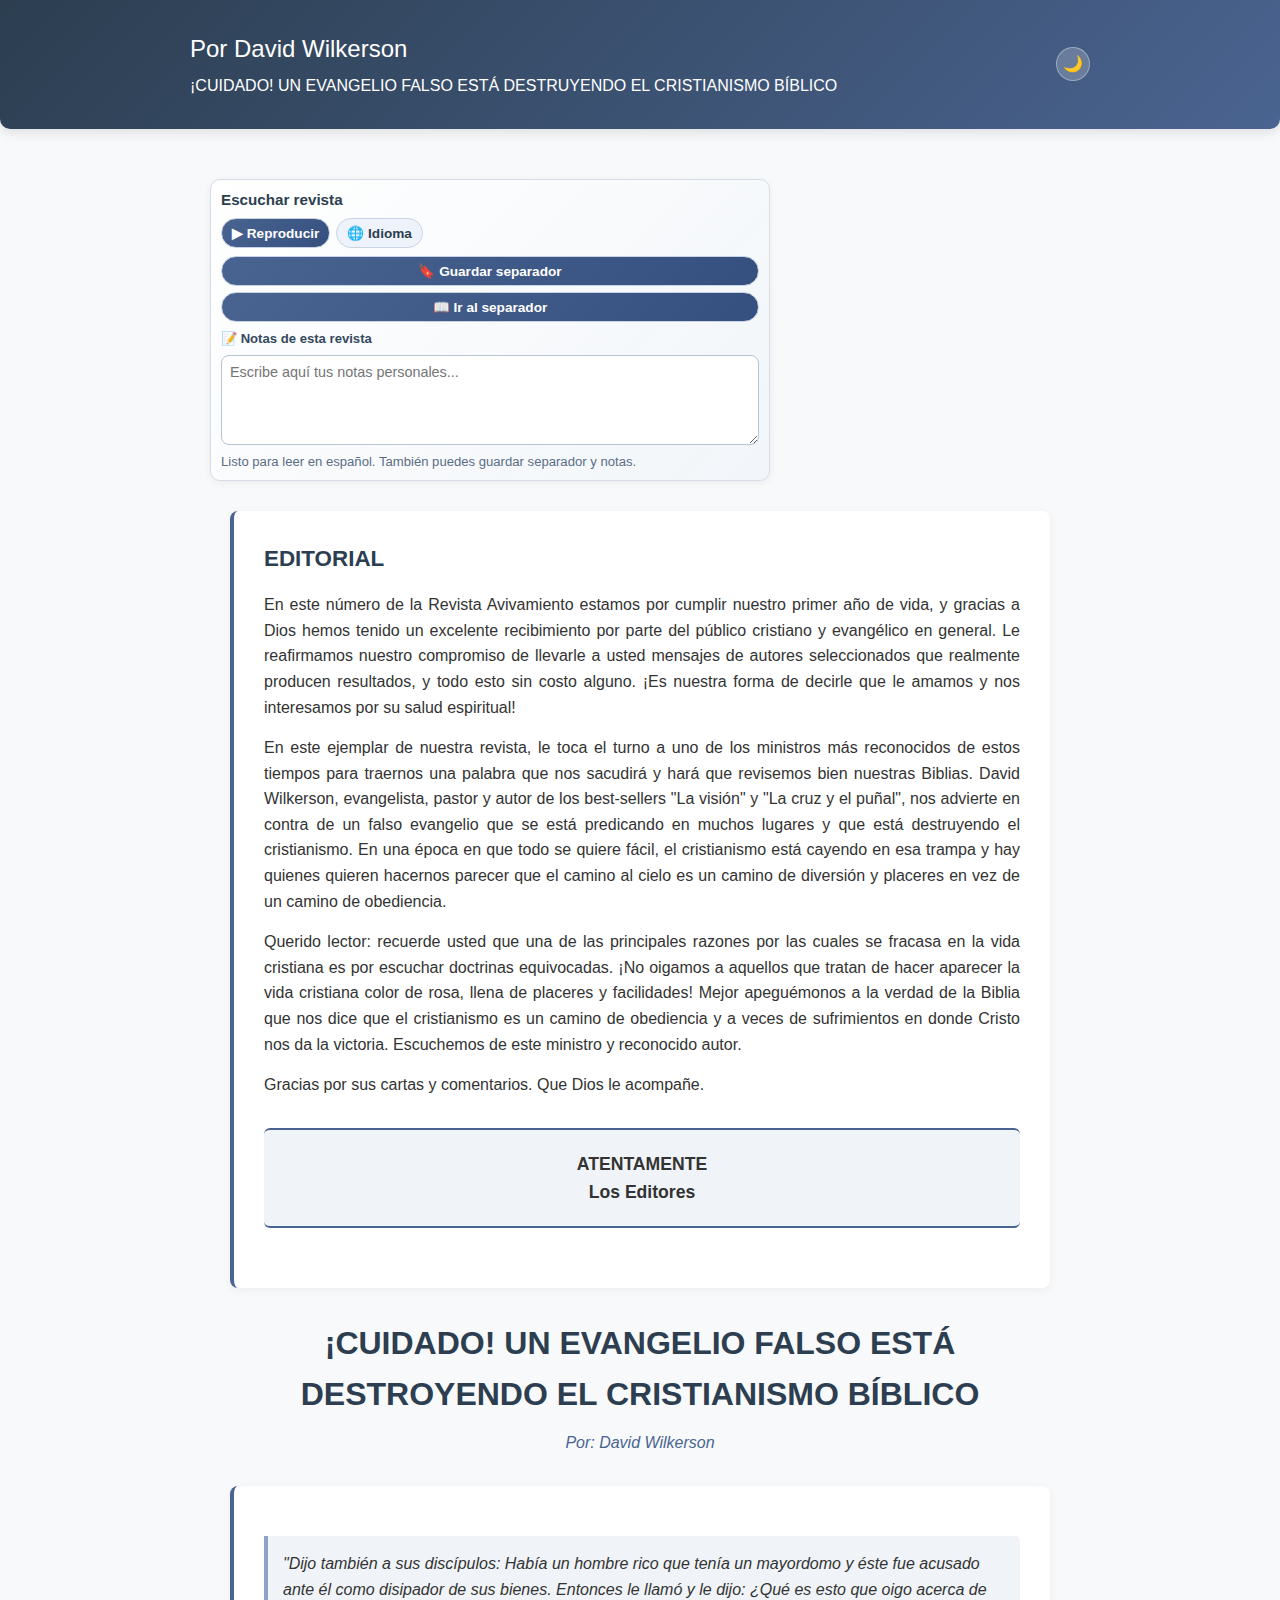
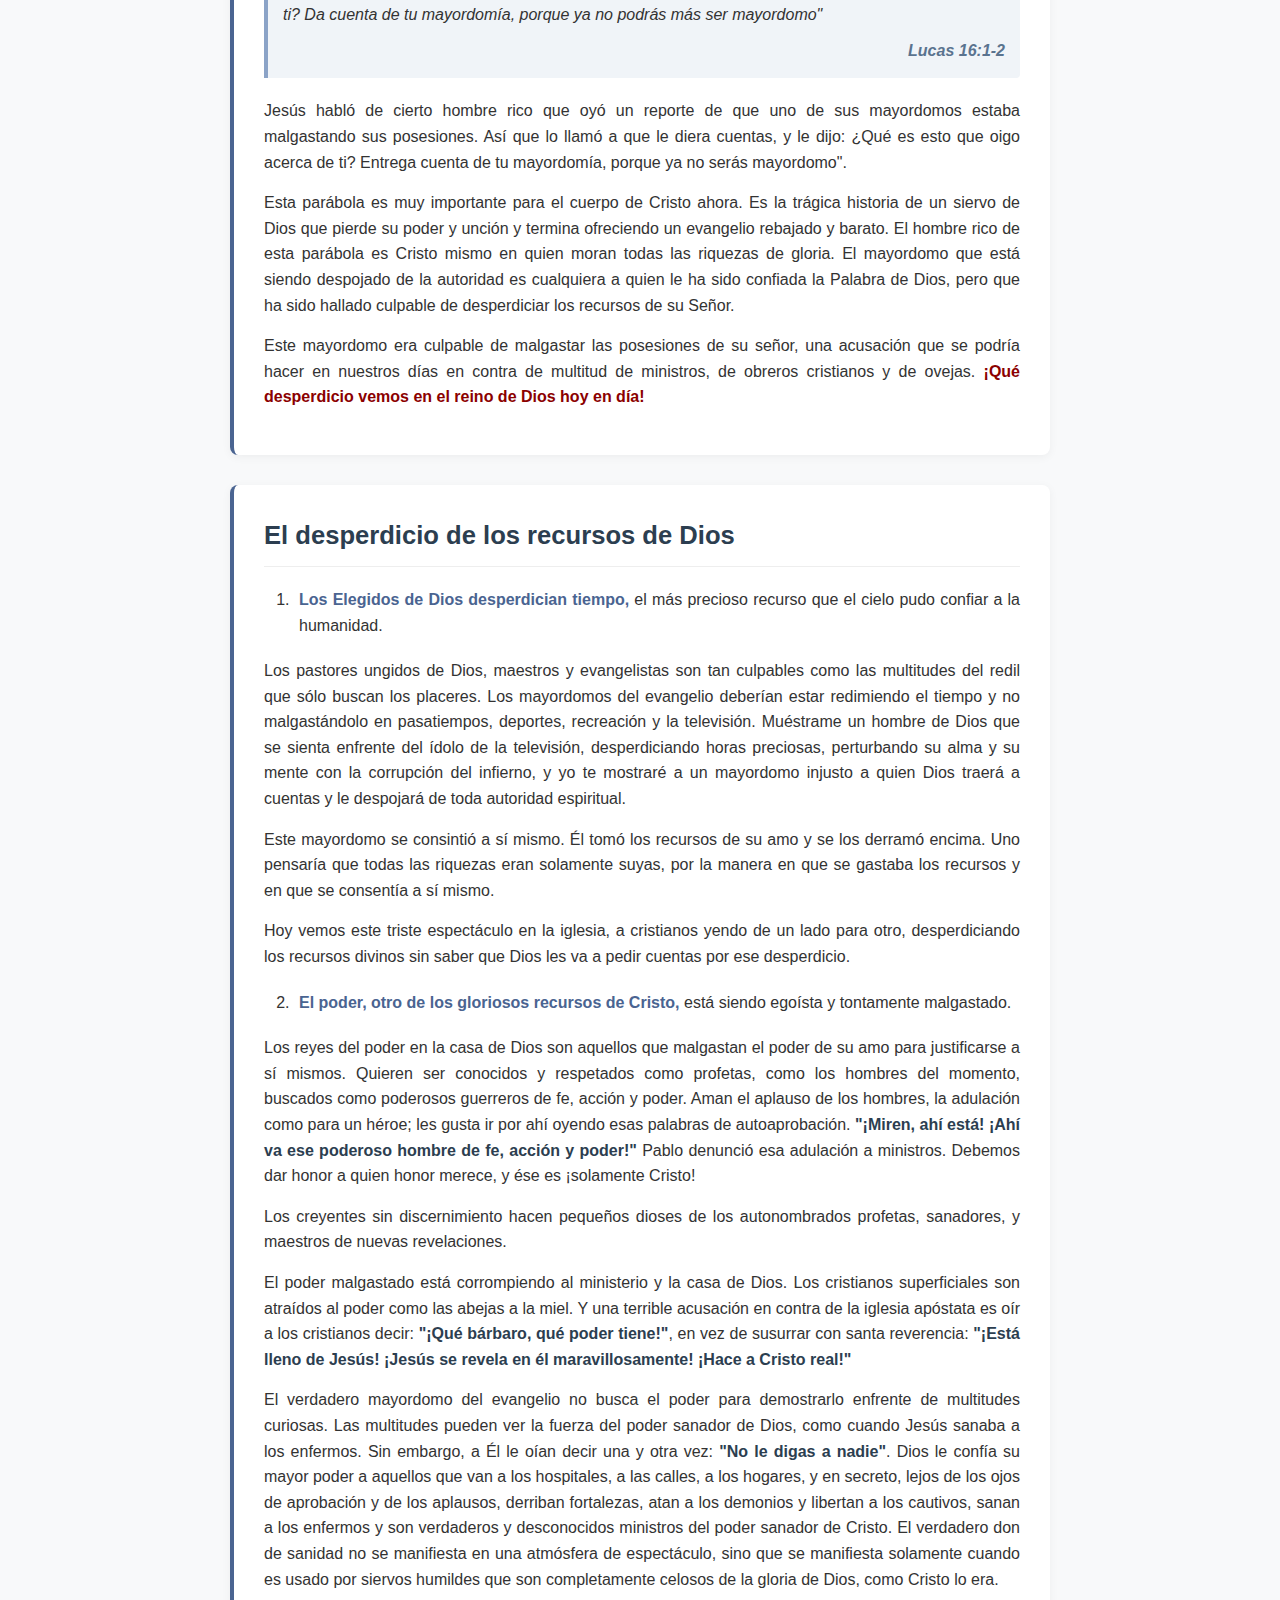
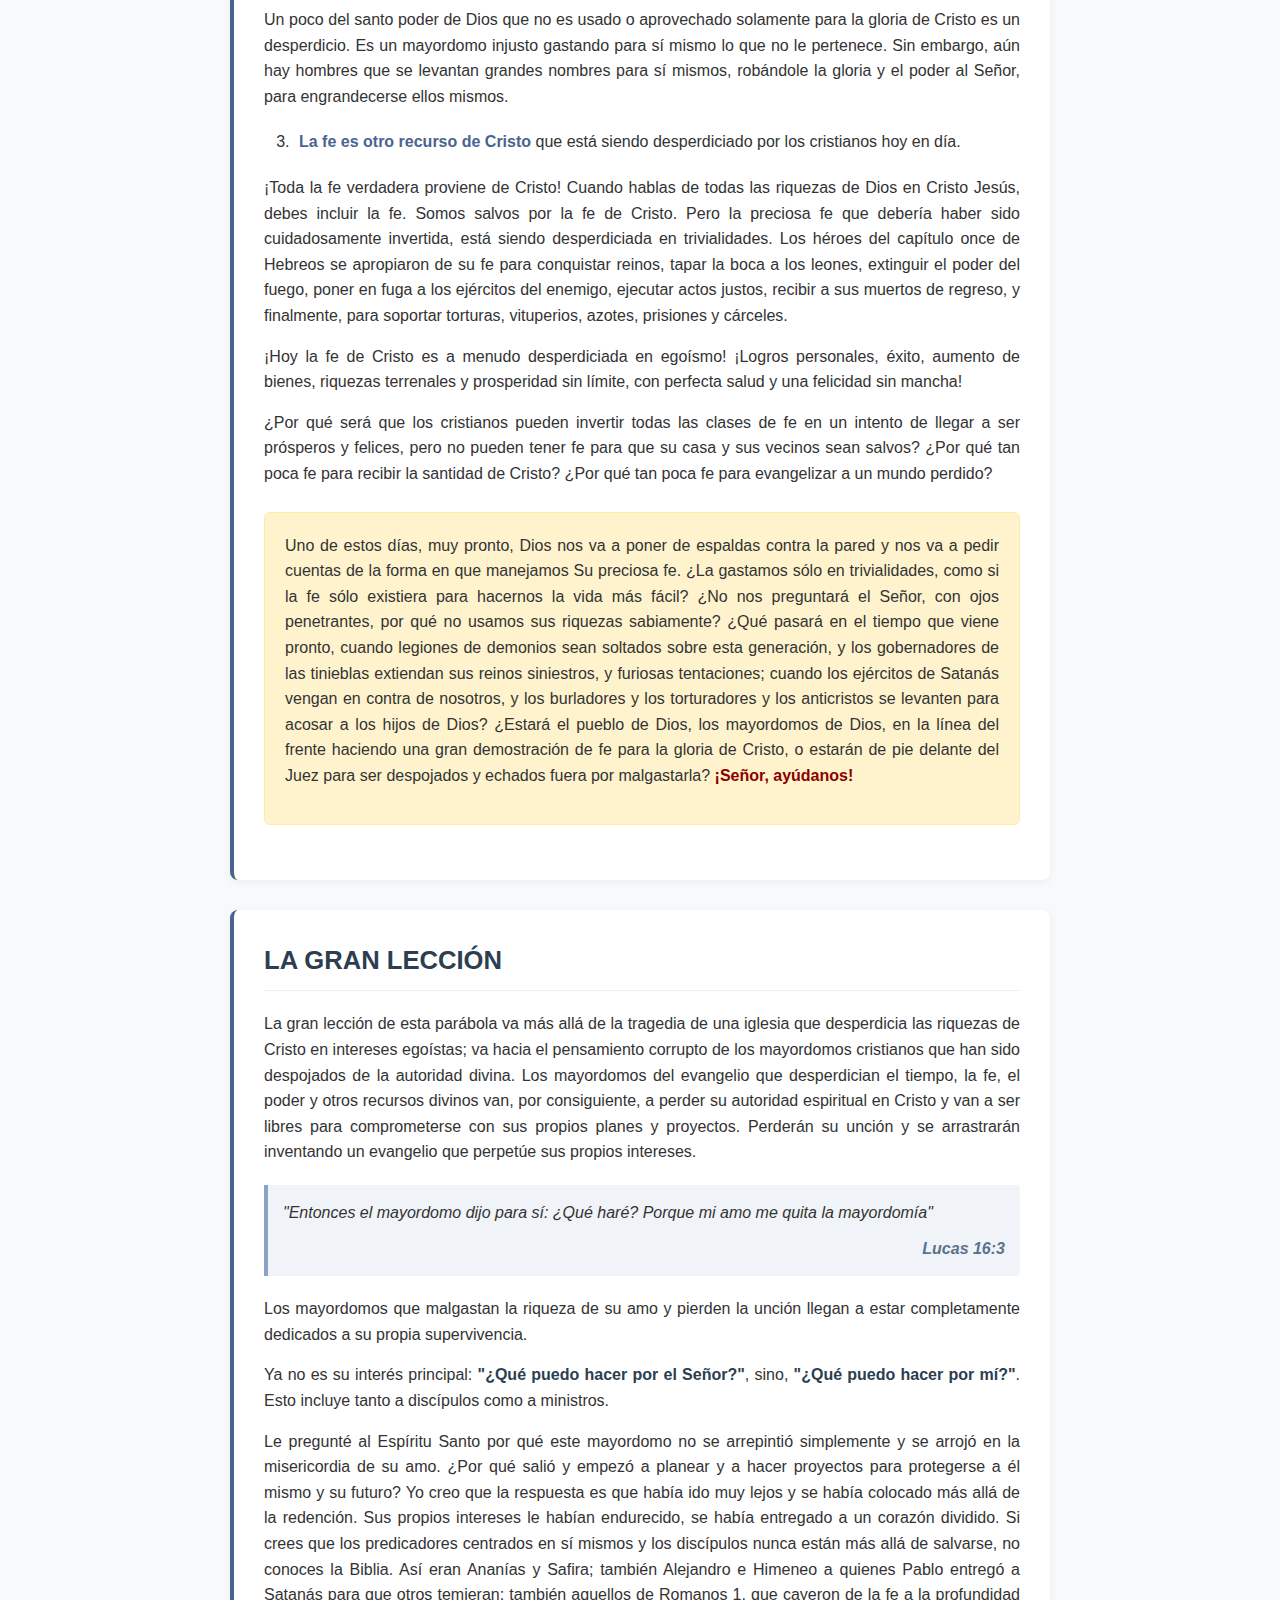
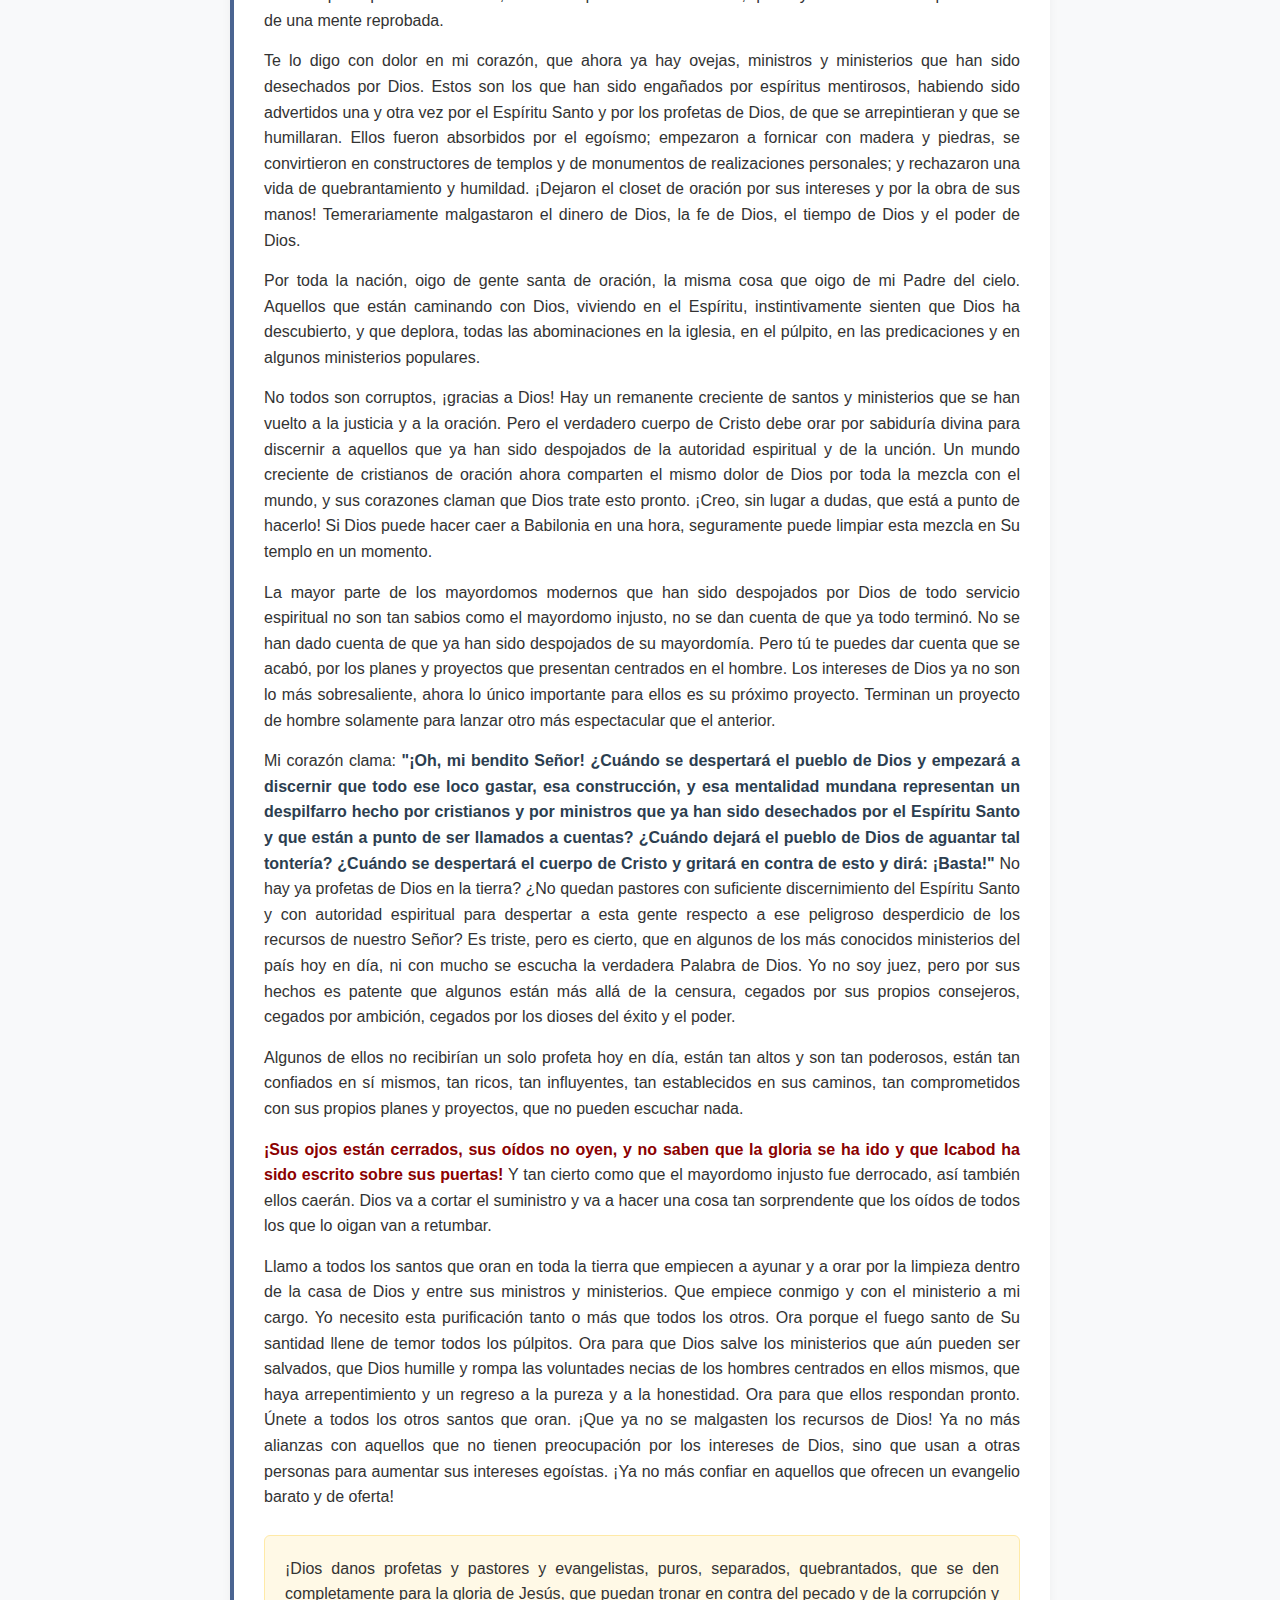
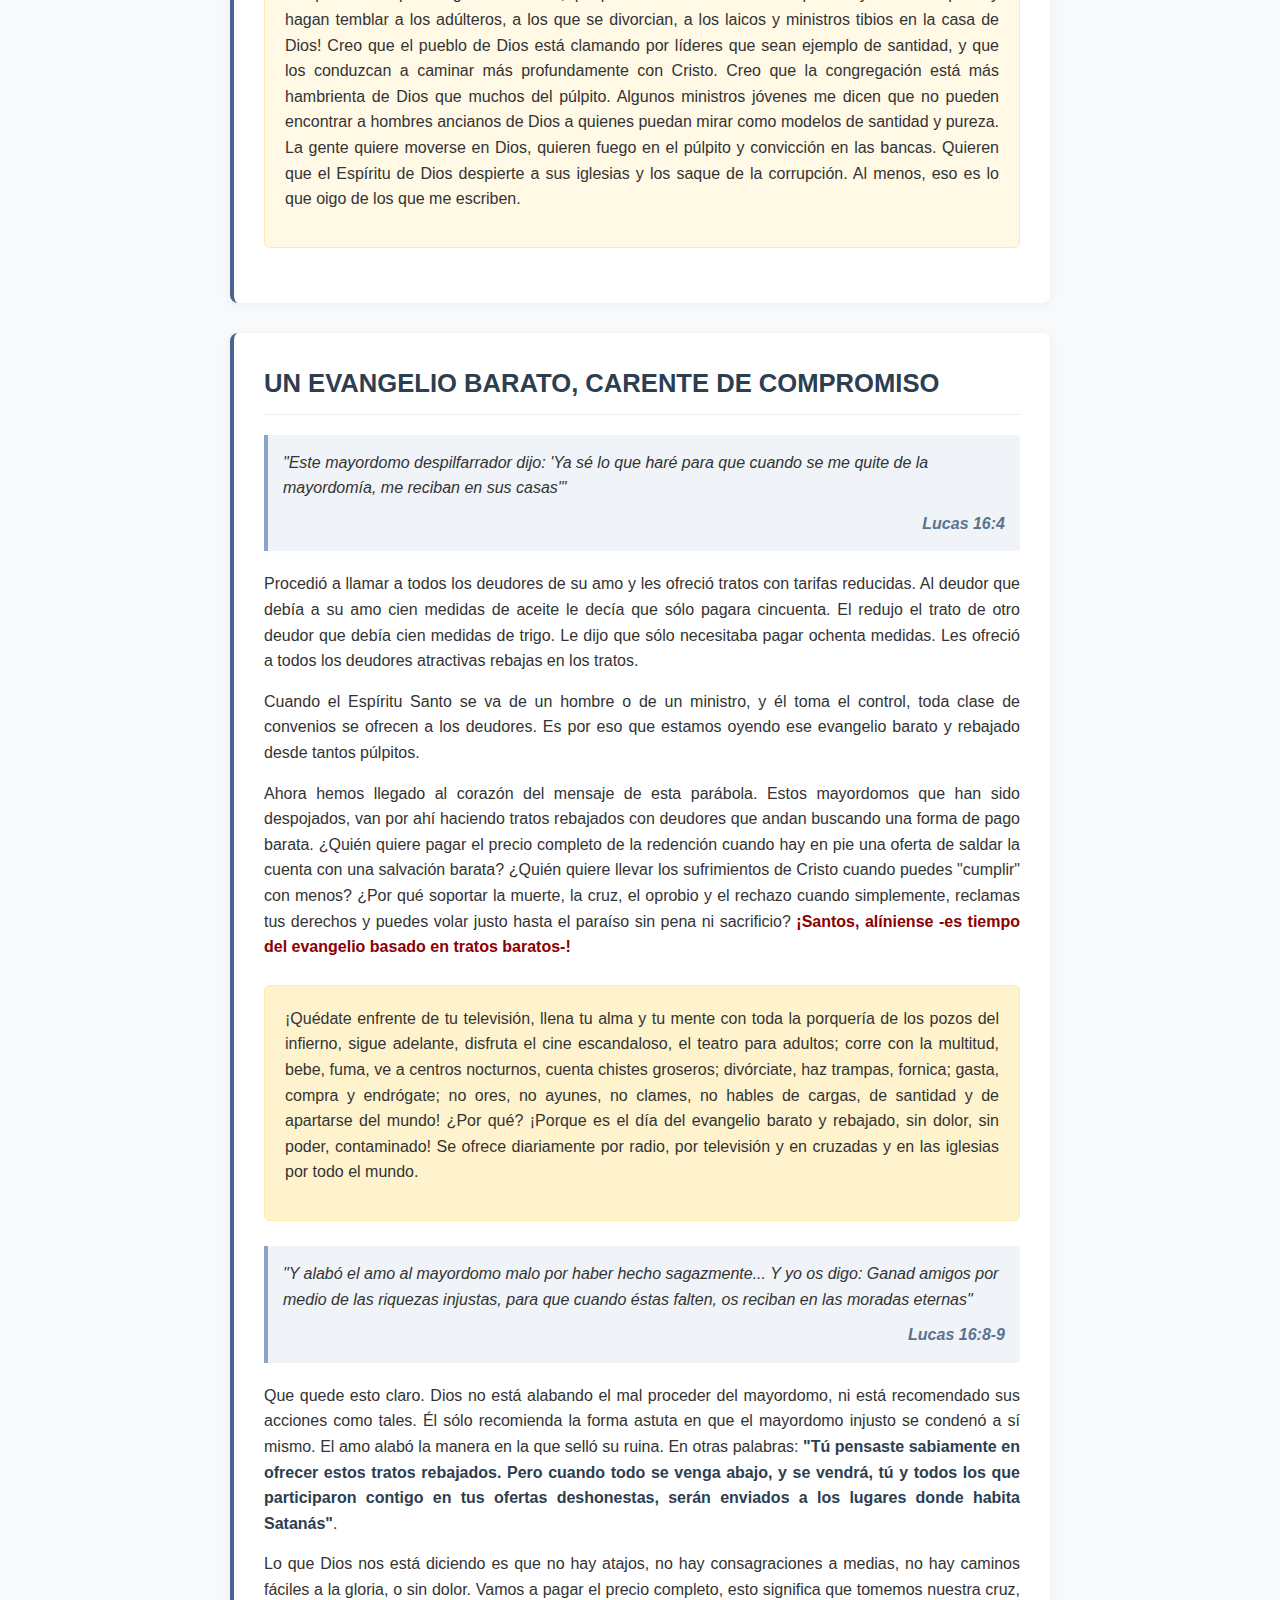
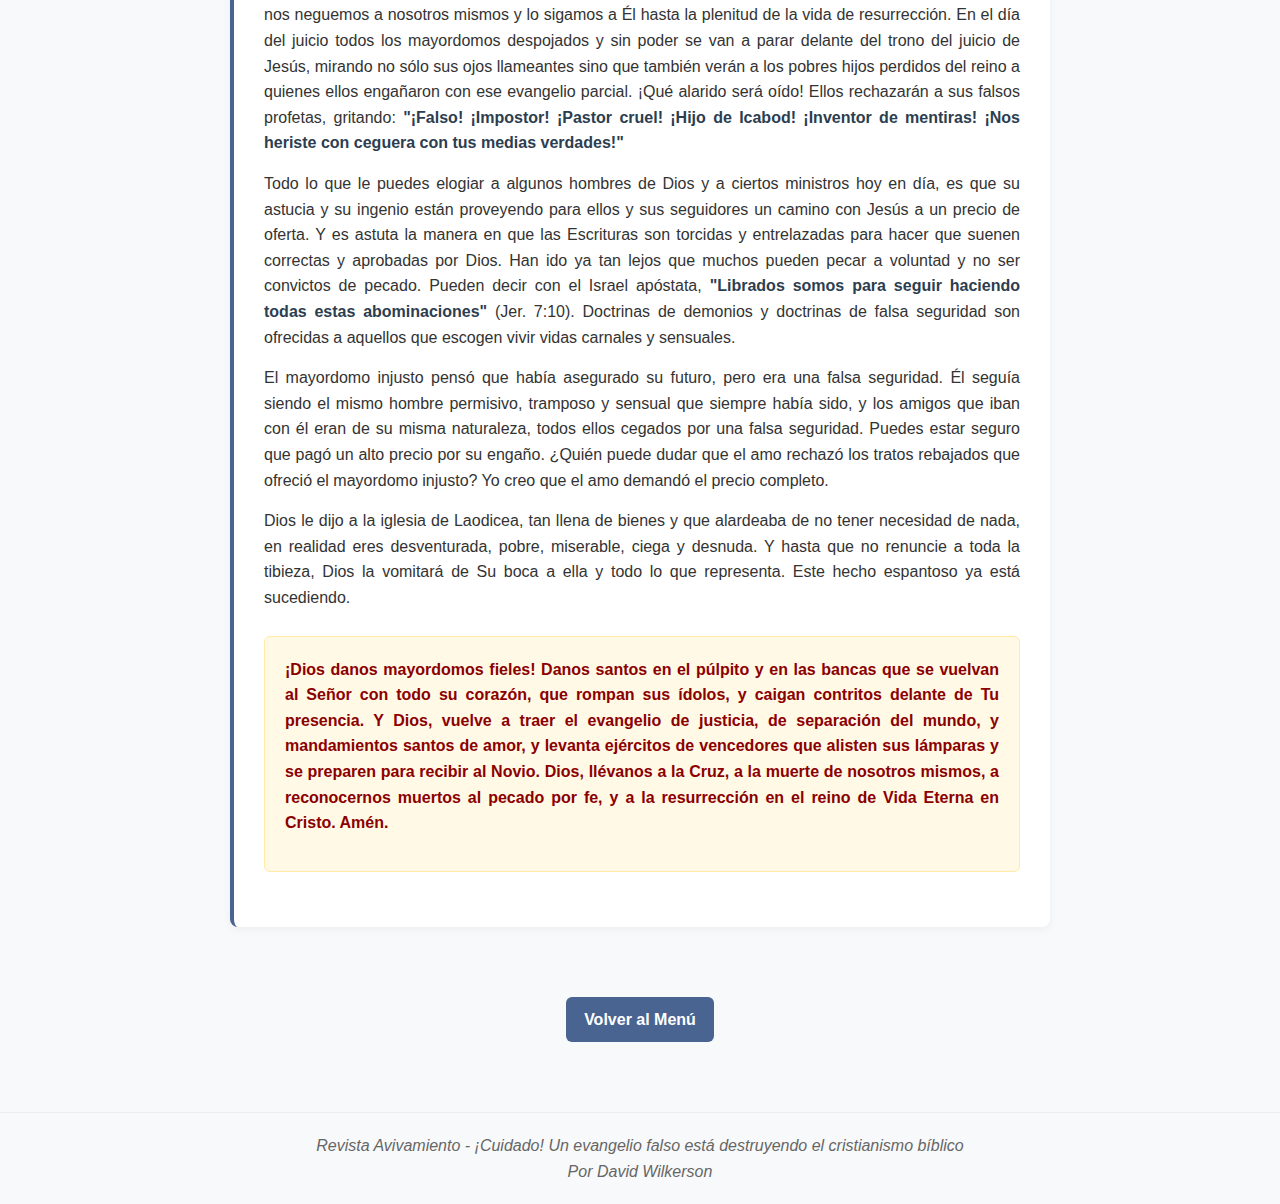
<file: revistas-avivamiento/revistas/cuidado-un-evangelio-falso-esta-destruyendo-el-cristianimo-biblico/index.html>
<!DOCTYPE html>
<html lang="es">
<head>
    <meta charset="UTF-8">
    <meta name="viewport" content="width=device-width, initial-scale=1.0">
    <title>¡Cuidado! Un evangelio falso está destruyendo el cristianismo bíblico - David Wilkerson</title>
    <style>
        * {
            margin: 0;
            padding: 0;
            box-sizing: border-box;
            font-family: 'Segoe UI', Tahoma, Geneva, Verdana, sans-serif;
        }

        body {
            background-color: #f8f9fa;
            color: #333;
            line-height: 1.6;
        }

        .container {
            max-width: 900px;
            margin: 0 auto;
            padding: 20px;
        }

        header {
            background: linear-gradient(135deg, #2c3e50, #4a6491);
            color: white;
            padding: 30px 20px;
            text-align: center;
            border-radius: 0 0 10px 10px;
            box-shadow: 0 4px 12px rgba(0,0,0,0.1);
            margin-bottom: 30px;
        }

        .header-content {
            display: flex;
            justify-content: space-between;
            align-items: center;
            max-width: 900px;
            margin: 0 auto;
        }

        .author-info {
            text-align: left;
        }

        .author-name {
            font-size: 1.5rem;
            margin-bottom: 5px;
        }

        .print-button {
            background: rgba(255,255,255,0.2);
            border: 1px solid rgba(255,255,255,0.3);
            color: white;
            padding: 8px 15px;
            border-radius: 4px;
            cursor: pointer;
            font-weight: bold;
            transition: background 0.3s;
        }

        .print-button:hover {
            background: rgba(255,255,255,0.3);
        }

        .main-title {
            text-align: center;
            font-size: 2rem;
            margin: 30px 0 10px;
            color: #2c3e50;
        }

        .content-section {
            background: white;
            border-radius: 8px;
            padding: 30px;
            margin-bottom: 30px;
            box-shadow: 0 2px 10px rgba(0,0,0,0.05);
            border-left: 4px solid #4a6491;
        }

        h2 {
            color: #2c3e50;
            margin-bottom: 20px;
            padding-bottom: 10px;
            border-bottom: 1px solid #eee;
            font-size: 1.6rem;
        }

        h3 {
            color: #4a6491;
            margin: 25px 0 15px;
            font-size: 1.3rem;
        }

        p {
            margin-bottom: 15px;
            text-align: justify;
        }

        .scripture {
            background-color: #f0f4f8;
            border-left: 4px solid #8ba3c7;
            padding: 15px;
            margin: 20px 0;
            font-style: italic;
            border-radius: 0 4px 4px 0;
        }

        .scripture-ref {
            display: block;
            text-align: right;
            font-weight: bold;
            margin-top: 10px;
            color: #5a738f;
        }

        .highlight-box {
            background-color: #fff9e6;
            border: 1px solid #ffeaa7;
            border-radius: 6px;
            padding: 20px;
            margin: 25px 0;
        }

        .editors-note {
            text-align: center;
            margin: 30px 0;
            padding: 20px;
            font-weight: bold;
            font-size: 1.1rem;
            background-color: #f0f4f8;
            border-radius: 6px;
            border-top: 2px solid #4a6491;
            border-bottom: 2px solid #4a6491;
        }

        .emphasis {
            font-weight: bold;
            color: #2c3e50;
        }

        .red-emphasis {
            color: #8B0000;
            font-weight: bold;
        }



    .menu-button {
        display: inline-block;
        margin: 20px 0 10px;
        padding: 10px 18px;
        background-color: #4a6491;
        color: #fff;
        text-decoration: none;
        border-radius: 6px;
        font-weight: bold;
    }

    .menu-button:hover {
        background-color: #2c3e50;
    }

    .menu-link-container {
        text-align: center;
    }
footer {
            text-align: center;
            margin-top: 40px;
            padding: 20px;
            color: #666;
            border-top: 1px solid #eee;
            font-style: italic;
        }

        .editorial-container {
            background-color: white;
            border-radius: 8px;
            padding: 30px;
            margin-bottom: 30px;
            box-shadow: 0 2px 10px rgba(0,0,0,0.05);
            border-left: 4px solid #4a6491;
        }

        .editorial-title {
            color: #2c3e50;
            font-weight: bold;
            font-size: 1.4rem;
            margin-bottom: 15px;
        }

        .warning-box {
            background-color: #fff3cd;
            border: 1px solid #ffeaa7;
            border-radius: 6px;
            padding: 20px;
            margin: 25px 0;
        }

        .waste-list {
            margin: 20px 0 20px 30px;
        }

        .waste-list li {
            margin-bottom: 15px;
            text-align: justify;
            padding-left: 5px;
        }

        .waste-list li strong {
            color: #4a6491;
        }

        @media (max-width: 768px) {
            .container {
                padding: 10px;
            }

            header {
                padding: 20px 15px;
            }

            .header-content {
                flex-direction: column;
                text-align: center;
            }

            .author-info {
                text-align: center;
                margin-bottom: 15px;
            }

            .main-title {
                font-size: 1.7rem;
            }

            .content-section {
                padding: 20px;
            }
        }
    </style>
  <script defer src="../../../assets/reader-mode.js"></script>
</head>
<body>
<header>
    <div class="header-content">
        <div class="author-info">
            <div class="author-name">Por David Wilkerson</div>
            <div>¡CUIDADO! UN EVANGELIO FALSO ESTÁ DESTRUYENDO EL CRISTIANISMO BÍBLICO</div>
        </div>
        <button class="print-button" onclick="window.print()">Imprimir este Número</button>
    </div>
</header>

<div class="container">
    <div class="editorial-container">
        <div class="editorial-title">EDITORIAL</div>

        <p>En este número de la Revista Avivamiento estamos por cumplir nuestro primer año de vida, y gracias a Dios hemos tenido un excelente recibimiento por parte del público cristiano y evangélico en general. Le reafirmamos nuestro compromiso de llevarle a usted mensajes de autores seleccionados que realmente producen resultados, y todo esto sin costo alguno. ¡Es nuestra forma de decirle que le amamos y nos interesamos por su salud espiritual!</p>

        <p>En este ejemplar de nuestra revista, le toca el turno a uno de los ministros más reconocidos de estos tiempos para traernos una palabra que nos sacudirá y hará que revisemos bien nuestras Biblias. David Wilkerson, evangelista, pastor y autor de los best-sellers "La visión" y "La cruz y el puñal", nos advierte en contra de un falso evangelio que se está predicando en muchos lugares y que está destruyendo el cristianismo. En una época en que todo se quiere fácil, el cristianismo está cayendo en esa trampa y hay quienes quieren hacernos parecer que el camino al cielo es un camino de diversión y placeres en vez de un camino de obediencia.</p>

        <p>Querido lector: recuerde usted que una de las principales razones por las cuales se fracasa en la vida cristiana es por escuchar doctrinas equivocadas. ¡No oigamos a aquellos que tratan de hacer aparecer la vida cristiana color de rosa, llena de placeres y facilidades! Mejor apeguémonos a la verdad de la Biblia que nos dice que el cristianismo es un camino de obediencia y a veces de sufrimientos en donde Cristo nos da la victoria. Escuchemos de este ministro y reconocido autor.</p>

        <p>Gracias por sus cartas y comentarios. Que Dios le acompañe.</p>

        <div class="editors-note">
            ATENTAMENTE<br>
            <strong>Los Editores</strong>
        </div>
    </div>

    <h1 class="main-title">¡CUIDADO! UN EVANGELIO FALSO ESTÁ DESTROYENDO EL CRISTIANISMO BÍBLICO</h1>
    <div style="text-align: center; margin-bottom: 30px; font-style: italic; color: #4a6491;">Por: David Wilkerson</div>

    <div class="content-section">
        <div class="scripture">
            "Dijo también a sus discípulos: Había un hombre rico que tenía un mayordomo y éste fue acusado ante él como disipador de sus bienes. Entonces le llamó y le dijo: ¿Qué es esto que oigo acerca de ti? Da cuenta de tu mayordomía, porque ya no podrás más ser mayordomo"
            <span class="scripture-ref">Lucas 16:1-2</span>
        </div>

        <p>Jesús habló de cierto hombre rico que oyó un reporte de que uno de sus mayordomos estaba malgastando sus posesiones. Así que lo llamó a que le diera cuentas, y le dijo: ¿Qué es esto que oigo acerca de ti? Entrega cuenta de tu mayordomía, porque ya no serás mayordomo".</p>

        <p>Esta parábola es muy importante para el cuerpo de Cristo ahora. Es la trágica historia de un siervo de Dios que pierde su poder y unción y termina ofreciendo un evangelio rebajado y barato. El hombre rico de esta parábola es Cristo mismo en quien moran todas las riquezas de gloria. El mayordomo que está siendo despojado de la autoridad es cualquiera a quien le ha sido confiada la Palabra de Dios, pero que ha sido hallado culpable de desperdiciar los recursos de su Señor.</p>

        <p>Este mayordomo era culpable de malgastar las posesiones de su señor, una acusación que se podría hacer en nuestros días en contra de multitud de ministros, de obreros cristianos y de ovejas. <span class="red-emphasis">¡Qué desperdicio vemos en el reino de Dios hoy en día!</span></p>
    </div>

    <div class="content-section">
        <h2>El desperdicio de los recursos de Dios</h2>

        <ol class="waste-list">
            <li><strong>Los Elegidos de Dios desperdician tiempo,</strong> el más precioso recurso que el cielo pudo confiar a la humanidad.</li>
        </ol>

        <p>Los pastores ungidos de Dios, maestros y evangelistas son tan culpables como las multitudes del redil que sólo buscan los placeres. Los mayordomos del evangelio deberían estar redimiendo el tiempo y no malgastándolo en pasatiempos, deportes, recreación y la televisión. Muéstrame un hombre de Dios que se sienta enfrente del ídolo de la televisión, desperdiciando horas preciosas, perturbando su alma y su mente con la corrupción del infierno, y yo te mostraré a un mayordomo injusto a quien Dios traerá a cuentas y le despojará de toda autoridad espiritual.</p>

        <p>Este mayordomo se consintió a sí mismo. Él tomó los recursos de su amo y se los derramó encima. Uno pensaría que todas las riquezas eran solamente suyas, por la manera en que se gastaba los recursos y en que se consentía a sí mismo.</p>

        <p>Hoy vemos este triste espectáculo en la iglesia, a cristianos yendo de un lado para otro, desperdiciando los recursos divinos sin saber que Dios les va a pedir cuentas por ese desperdicio.</p>

        <ol class="waste-list" start="2">
            <li><strong>El poder, otro de los gloriosos recursos de Cristo,</strong> está siendo egoísta y tontamente malgastado.</li>
        </ol>

        <p>Los reyes del poder en la casa de Dios son aquellos que malgastan el poder de su amo para justificarse a sí mismos. Quieren ser conocidos y respetados como profetas, como los hombres del momento, buscados como poderosos guerreros de fe, acción y poder. Aman el aplauso de los hombres, la adulación como para un héroe; les gusta ir por ahí oyendo esas palabras de autoaprobación. <span class="emphasis">"¡Miren, ahí está! ¡Ahí va ese poderoso hombre de fe, acción y poder!"</span> Pablo denunció esa adulación a ministros. Debemos dar honor a quien honor merece, y ése es ¡solamente Cristo!</p>

        <p>Los creyentes sin discernimiento hacen pequeños dioses de los autonombrados profetas, sanadores, y maestros de nuevas revelaciones.</p>

        <p>El poder malgastado está corrompiendo al ministerio y la casa de Dios. Los cristianos superficiales son atraídos al poder como las abejas a la miel. Y una terrible acusación en contra de la iglesia apóstata es oír a los cristianos decir: <span class="emphasis">"¡Qué bárbaro, qué poder tiene!"</span>, en vez de susurrar con santa reverencia: <span class="emphasis">"¡Está lleno de Jesús! ¡Jesús se revela en él maravillosamente! ¡Hace a Cristo real!"</span></p>

        <p>El verdadero mayordomo del evangelio no busca el poder para demostrarlo enfrente de multitudes curiosas. Las multitudes pueden ver la fuerza del poder sanador de Dios, como cuando Jesús sanaba a los enfermos. Sin embargo, a Él le oían decir una y otra vez: <span class="emphasis">"No le digas a nadie"</span>. Dios le confía su mayor poder a aquellos que van a los hospitales, a las calles, a los hogares, y en secreto, lejos de los ojos de aprobación y de los aplausos, derriban fortalezas, atan a los demonios y libertan a los cautivos, sanan a los enfermos y son verdaderos y desconocidos ministros del poder sanador de Cristo. El verdadero don de sanidad no se manifiesta en una atmósfera de espectáculo, sino que se manifiesta solamente cuando es usado por siervos humildes que son completamente celosos de la gloria de Dios, como Cristo lo era.</p>

        <p>Un poco del santo poder de Dios que no es usado o aprovechado solamente para la gloria de Cristo es un desperdicio. Es un mayordomo injusto gastando para sí mismo lo que no le pertenece. Sin embargo, aún hay hombres que se levantan grandes nombres para sí mismos, robándole la gloria y el poder al Señor, para engrandecerse ellos mismos.</p>

        <ol class="waste-list" start="3">
            <li><strong>La fe es otro recurso de Cristo</strong> que está siendo desperdiciado por los cristianos hoy en día.</li>
        </ol>

        <p>¡Toda la fe verdadera proviene de Cristo! Cuando hablas de todas las riquezas de Dios en Cristo Jesús, debes incluir la fe. Somos salvos por la fe de Cristo. Pero la preciosa fe que debería haber sido cuidadosamente invertida, está siendo desperdiciada en trivialidades. Los héroes del capítulo once de Hebreos se apropiaron de su fe para conquistar reinos, tapar la boca a los leones, extinguir el poder del fuego, poner en fuga a los ejércitos del enemigo, ejecutar actos justos, recibir a sus muertos de regreso, y finalmente, para soportar torturas, vituperios, azotes, prisiones y cárceles.</p>

        <p>¡Hoy la fe de Cristo es a menudo desperdiciada en egoísmo! ¡Logros personales, éxito, aumento de bienes, riquezas terrenales y prosperidad sin límite, con perfecta salud y una felicidad sin mancha!</p>

        <p>¿Por qué será que los cristianos pueden invertir todas las clases de fe en un intento de llegar a ser prósperos y felices, pero no pueden tener fe para que su casa y sus vecinos sean salvos? ¿Por qué tan poca fe para recibir la santidad de Cristo? ¿Por qué tan poca fe para evangelizar a un mundo perdido?</p>

        <div class="warning-box">
            <p>Uno de estos días, muy pronto, Dios nos va a poner de espaldas contra la pared y nos va a pedir cuentas de la forma en que manejamos Su preciosa fe. ¿La gastamos sólo en trivialidades, como si la fe sólo existiera para hacernos la vida más fácil? ¿No nos preguntará el Señor, con ojos penetrantes, por qué no usamos sus riquezas sabiamente? ¿Qué pasará en el tiempo que viene pronto, cuando legiones de demonios sean soltados sobre esta generación, y los gobernadores de las tinieblas extiendan sus reinos siniestros, y furiosas tentaciones; cuando los ejércitos de Satanás vengan en contra de nosotros, y los burladores y los torturadores y los anticristos se levanten para acosar a los hijos de Dios? ¿Estará el pueblo de Dios, los mayordomos de Dios, en la línea del frente haciendo una gran demostración de fe para la gloria de Cristo, o estarán de pie delante del Juez para ser despojados y echados fuera por malgastarla? <span class="red-emphasis">¡Señor, ayúdanos!</span></p>
        </div>
    </div>

    <div class="content-section">
        <h2>LA GRAN LECCIÓN</h2>

        <p>La gran lección de esta parábola va más allá de la tragedia de una iglesia que desperdicia las riquezas de Cristo en intereses egoístas; va hacia el pensamiento corrupto de los mayordomos cristianos que han sido despojados de la autoridad divina. Los mayordomos del evangelio que desperdician el tiempo, la fe, el poder y otros recursos divinos van, por consiguiente, a perder su autoridad espiritual en Cristo y van a ser libres para comprometerse con sus propios planes y proyectos. Perderán su unción y se arrastrarán inventando un evangelio que perpetúe sus propios intereses.</p>

        <div class="scripture">
            "Entonces el mayordomo dijo para sí: ¿Qué haré? Porque mi amo me quita la mayordomía"
            <span class="scripture-ref">Lucas 16:3</span>
        </div>

        <p>Los mayordomos que malgastan la riqueza de su amo y pierden la unción llegan a estar completamente dedicados a su propia supervivencia.</p>

        <p>Ya no es su interés principal: <span class="emphasis">"¿Qué puedo hacer por el Señor?"</span>, sino, <span class="emphasis">"¿Qué puedo hacer por mí?"</span>. Esto incluye tanto a discípulos como a ministros.</p>

        <p>Le pregunté al Espíritu Santo por qué este mayordomo no se arrepintió simplemente y se arrojó en la misericordia de su amo. ¿Por qué salió y empezó a planear y a hacer proyectos para protegerse a él mismo y su futuro? Yo creo que la respuesta es que había ido muy lejos y se había colocado más allá de la redención. Sus propios intereses le habían endurecido, se había entregado a un corazón dividido. Si crees que los predicadores centrados en sí mismos y los discípulos nunca están más allá de salvarse, no conoces la Biblia. Así eran Ananías y Safira; también Alejandro e Himeneo a quienes Pablo entregó a Satanás para que otros temieran; también aquellos de Romanos 1, que cayeron de la fe a la profundidad de una mente reprobada.</p>

        <p>Te lo digo con dolor en mi corazón, que ahora ya hay ovejas, ministros y ministerios que han sido desechados por Dios. Estos son los que han sido engañados por espíritus mentirosos, habiendo sido advertidos una y otra vez por el Espíritu Santo y por los profetas de Dios, de que se arrepintieran y que se humillaran. Ellos fueron absorbidos por el egoísmo; empezaron a fornicar con madera y piedras, se convirtieron en constructores de templos y de monumentos de realizaciones personales; y rechazaron una vida de quebrantamiento y humildad. ¡Dejaron el closet de oración por sus intereses y por la obra de sus manos! Temerariamente malgastaron el dinero de Dios, la fe de Dios, el tiempo de Dios y el poder de Dios.</p>

        <p>Por toda la nación, oigo de gente santa de oración, la misma cosa que oigo de mi Padre del cielo. Aquellos que están caminando con Dios, viviendo en el Espíritu, instintivamente sienten que Dios ha descubierto, y que deplora, todas las abominaciones en la iglesia, en el púlpito, en las predicaciones y en algunos ministerios populares.</p>

        <p>No todos son corruptos, ¡gracias a Dios! Hay un remanente creciente de santos y ministerios que se han vuelto a la justicia y a la oración. Pero el verdadero cuerpo de Cristo debe orar por sabiduría divina para discernir a aquellos que ya han sido despojados de la autoridad espiritual y de la unción. Un mundo creciente de cristianos de oración ahora comparten el mismo dolor de Dios por toda la mezcla con el mundo, y sus corazones claman que Dios trate esto pronto. ¡Creo, sin lugar a dudas, que está a punto de hacerlo! Si Dios puede hacer caer a Babilonia en una hora, seguramente puede limpiar esta mezcla en Su templo en un momento.</p>

        <p>La mayor parte de los mayordomos modernos que han sido despojados por Dios de todo servicio espiritual no son tan sabios como el mayordomo injusto, no se dan cuenta de que ya todo terminó. No se han dado cuenta de que ya han sido despojados de su mayordomía. Pero tú te puedes dar cuenta que se acabó, por los planes y proyectos que presentan centrados en el hombre. Los intereses de Dios ya no son lo más sobresaliente, ahora lo único importante para ellos es su próximo proyecto. Terminan un proyecto de hombre solamente para lanzar otro más espectacular que el anterior.</p>

        <p>Mi corazón clama: <span class="emphasis">"¡Oh, mi bendito Señor! ¿Cuándo se despertará el pueblo de Dios y empezará a discernir que todo ese loco gastar, esa construcción, y esa mentalidad mundana representan un despilfarro hecho por cristianos y por ministros que ya han sido desechados por el Espíritu Santo y que están a punto de ser llamados a cuentas? ¿Cuándo dejará el pueblo de Dios de aguantar tal tontería? ¿Cuándo se despertará el cuerpo de Cristo y gritará en contra de esto y dirá: ¡Basta!"</span> No hay ya profetas de Dios en la tierra? ¿No quedan pastores con suficiente discernimiento del Espíritu Santo y con autoridad espiritual para despertar a esta gente respecto a ese peligroso desperdicio de los recursos de nuestro Señor? Es triste, pero es cierto, que en algunos de los más conocidos ministerios del país hoy en día, ni con mucho se escucha la verdadera Palabra de Dios. Yo no soy juez, pero por sus hechos es patente que algunos están más allá de la censura, cegados por sus propios consejeros, cegados por ambición, cegados por los dioses del éxito y el poder.</p>

        <p>Algunos de ellos no recibirían un solo profeta hoy en día, están tan altos y son tan poderosos, están tan confiados en sí mismos, tan ricos, tan influyentes, tan establecidos en sus caminos, tan comprometidos con sus propios planes y proyectos, que no pueden escuchar nada.</p>

        <p><span class="red-emphasis">¡Sus ojos están cerrados, sus oídos no oyen, y no saben que la gloria se ha ido y que Icabod ha sido escrito sobre sus puertas!</span> Y tan cierto como que el mayordomo injusto fue derrocado, así también ellos caerán. Dios va a cortar el suministro y va a hacer una cosa tan sorprendente que los oídos de todos los que lo oigan van a retumbar.</p>

        <p>Llamo a todos los santos que oran en toda la tierra que empiecen a ayunar y a orar por la limpieza dentro de la casa de Dios y entre sus ministros y ministerios. Que empiece conmigo y con el ministerio a mi cargo. Yo necesito esta purificación tanto o más que todos los otros. Ora porque el fuego santo de Su santidad llene de temor todos los púlpitos. Ora para que Dios salve los ministerios que aún pueden ser salvados, que Dios humille y rompa las voluntades necias de los hombres centrados en ellos mismos, que haya arrepentimiento y un regreso a la pureza y a la honestidad. Ora para que ellos respondan pronto. Únete a todos los otros santos que oran. ¡Que ya no se malgasten los recursos de Dios! Ya no más alianzas con aquellos que no tienen preocupación por los intereses de Dios, sino que usan a otras personas para aumentar sus intereses egoístas. ¡Ya no más confiar en aquellos que ofrecen un evangelio barato y de oferta!</p>

        <div class="highlight-box">
            <p>¡Dios danos profetas y pastores y evangelistas, puros, separados, quebrantados, que se den completamente para la gloria de Jesús, que puedan tronar en contra del pecado y de la corrupción y hagan temblar a los adúlteros, a los que se divorcian, a los laicos y ministros tibios en la casa de Dios! Creo que el pueblo de Dios está clamando por líderes que sean ejemplo de santidad, y que los conduzcan a caminar más profundamente con Cristo. Creo que la congregación está más hambrienta de Dios que muchos del púlpito. Algunos ministros jóvenes me dicen que no pueden encontrar a hombres ancianos de Dios a quienes puedan mirar como modelos de santidad y pureza. La gente quiere moverse en Dios, quieren fuego en el púlpito y convicción en las bancas. Quieren que el Espíritu de Dios despierte a sus iglesias y los saque de la corrupción. Al menos, eso es lo que oigo de los que me escriben.</p>
        </div>
    </div>

    <div class="content-section">
        <h2>UN EVANGELIO BARATO, CARENTE DE COMPROMISO</h2>

        <div class="scripture">
            "Este mayordomo despilfarrador dijo: 'Ya sé lo que haré para que cuando se me quite de la mayordomía, me reciban en sus casas'"
            <span class="scripture-ref">Lucas 16:4</span>
        </div>

        <p>Procedió a llamar a todos los deudores de su amo y les ofreció tratos con tarifas reducidas. Al deudor que debía a su amo cien medidas de aceite le decía que sólo pagara cincuenta. El redujo el trato de otro deudor que debía cien medidas de trigo. Le dijo que sólo necesitaba pagar ochenta medidas. Les ofreció a todos los deudores atractivas rebajas en los tratos.</p>

        <p>Cuando el Espíritu Santo se va de un hombre o de un ministro, y él toma el control, toda clase de convenios se ofrecen a los deudores. Es por eso que estamos oyendo ese evangelio barato y rebajado desde tantos púlpitos.</p>

        <p>Ahora hemos llegado al corazón del mensaje de esta parábola. Estos mayordomos que han sido despojados, van por ahí haciendo tratos rebajados con deudores que andan buscando una forma de pago barata. ¿Quién quiere pagar el precio completo de la redención cuando hay en pie una oferta de saldar la cuenta con una salvación barata? ¿Quién quiere llevar los sufrimientos de Cristo cuando puedes "cumplir" con menos? ¿Por qué soportar la muerte, la cruz, el oprobio y el rechazo cuando simplemente, reclamas tus derechos y puedes volar justo hasta el paraíso sin pena ni sacrificio? <span class="red-emphasis">¡Santos, alíniense -es tiempo del evangelio basado en tratos baratos-!</span></p>

        <div class="warning-box">
            <p>¡Quédate enfrente de tu televisión, llena tu alma y tu mente con toda la porquería de los pozos del infierno, sigue adelante, disfruta el cine escandaloso, el teatro para adultos; corre con la multitud, bebe, fuma, ve a centros nocturnos, cuenta chistes groseros; divórciate, haz trampas, fornica; gasta, compra y endrógate; no ores, no ayunes, no clames, no hables de cargas, de santidad y de apartarse del mundo! ¿Por qué? ¡Porque es el día del evangelio barato y rebajado, sin dolor, sin poder, contaminado! Se ofrece diariamente por radio, por televisión y en cruzadas y en las iglesias por todo el mundo.</p>
        </div>

        <div class="scripture">
            "Y alabó el amo al mayordomo malo por haber hecho sagazmente... Y yo os digo: Ganad amigos por medio de las riquezas injustas, para que cuando éstas falten, os reciban en las moradas eternas"
            <span class="scripture-ref">Lucas 16:8-9</span>
        </div>

        <p>Que quede esto claro. Dios no está alabando el mal proceder del mayordomo, ni está recomendado sus acciones como tales. Él sólo recomienda la forma astuta en que el mayordomo injusto se condenó a sí mismo. El amo alabó la manera en la que selló su ruina. En otras palabras: <span class="emphasis">"Tú pensaste sabiamente en ofrecer estos tratos rebajados. Pero cuando todo se venga abajo, y se vendrá, tú y todos los que participaron contigo en tus ofertas deshonestas, serán enviados a los lugares donde habita Satanás"</span>.</p>

        <p>Lo que Dios nos está diciendo es que no hay atajos, no hay consagraciones a medias, no hay caminos fáciles a la gloria, o sin dolor. Vamos a pagar el precio completo, esto significa que tomemos nuestra cruz, nos neguemos a nosotros mismos y lo sigamos a Él hasta la plenitud de la vida de resurrección. En el día del juicio todos los mayordomos despojados y sin poder se van a parar delante del trono del juicio de Jesús, mirando no sólo sus ojos llameantes sino que también verán a los pobres hijos perdidos del reino a quienes ellos engañaron con ese evangelio parcial. ¡Qué alarido será oído! Ellos rechazarán a sus falsos profetas, gritando: <span class="emphasis">"¡Falso! ¡Impostor! ¡Pastor cruel! ¡Hijo de Icabod! ¡Inventor de mentiras! ¡Nos heriste con ceguera con tus medias verdades!"</span></p>

        <p>Todo lo que le puedes elogiar a algunos hombres de Dios y a ciertos ministros hoy en día, es que su astucia y su ingenio están proveyendo para ellos y sus seguidores un camino con Jesús a un precio de oferta. Y es astuta la manera en que las Escrituras son torcidas y entrelazadas para hacer que suenen correctas y aprobadas por Dios. Han ido ya tan lejos que muchos pueden pecar a voluntad y no ser convictos de pecado. Pueden decir con el Israel apóstata, <span class="emphasis">"Librados somos para seguir haciendo todas estas abominaciones"</span> (Jer. 7:10). Doctrinas de demonios y doctrinas de falsa seguridad son ofrecidas a aquellos que escogen vivir vidas carnales y sensuales.</p>

        <p>El mayordomo injusto pensó que había asegurado su futuro, pero era una falsa seguridad. Él seguía siendo el mismo hombre permisivo, tramposo y sensual que siempre había sido, y los amigos que iban con él eran de su misma naturaleza, todos ellos cegados por una falsa seguridad. Puedes estar seguro que pagó un alto precio por su engaño. ¿Quién puede dudar que el amo rechazó los tratos rebajados que ofreció el mayordomo injusto? Yo creo que el amo demandó el precio completo.</p>

        <p>Dios le dijo a la iglesia de Laodicea, tan llena de bienes y que alardeaba de no tener necesidad de nada, en realidad eres desventurada, pobre, miserable, ciega y desnuda. Y hasta que no renuncie a toda la tibieza, Dios la vomitará de Su boca a ella y todo lo que representa. Este hecho espantoso ya está sucediendo.</p>

        <div class="highlight-box">
            <p><span class="red-emphasis">¡Dios danos mayordomos fieles! Danos santos en el púlpito y en las bancas que se vuelvan al Señor con todo su corazón, que rompan sus ídolos, y caigan contritos delante de Tu presencia. Y Dios, vuelve a traer el evangelio de justicia, de separación del mundo, y mandamientos santos de amor, y levanta ejércitos de vencedores que alisten sus lámparas y se preparen para recibir al Novio. Dios, llévanos a la Cruz, a la muerte de nosotros mismos, a reconocernos muertos al pecado por fe, y a la resurrección en el reino de Vida Eterna en Cristo. Amén.</span></p>
        </div>
    </div>
</div>

<div class="menu-link-container">
  <a class="menu-button" href="../../menu.html">Volver al Menú</a>
</div>

<footer>
    Revista Avivamiento - ¡Cuidado! Un evangelio falso está destruyendo el cristianismo bíblico<br>
    Por David Wilkerson
</footer>
  <script src="../../../assets/theme.js"></script>
</body>
</html>
</file>
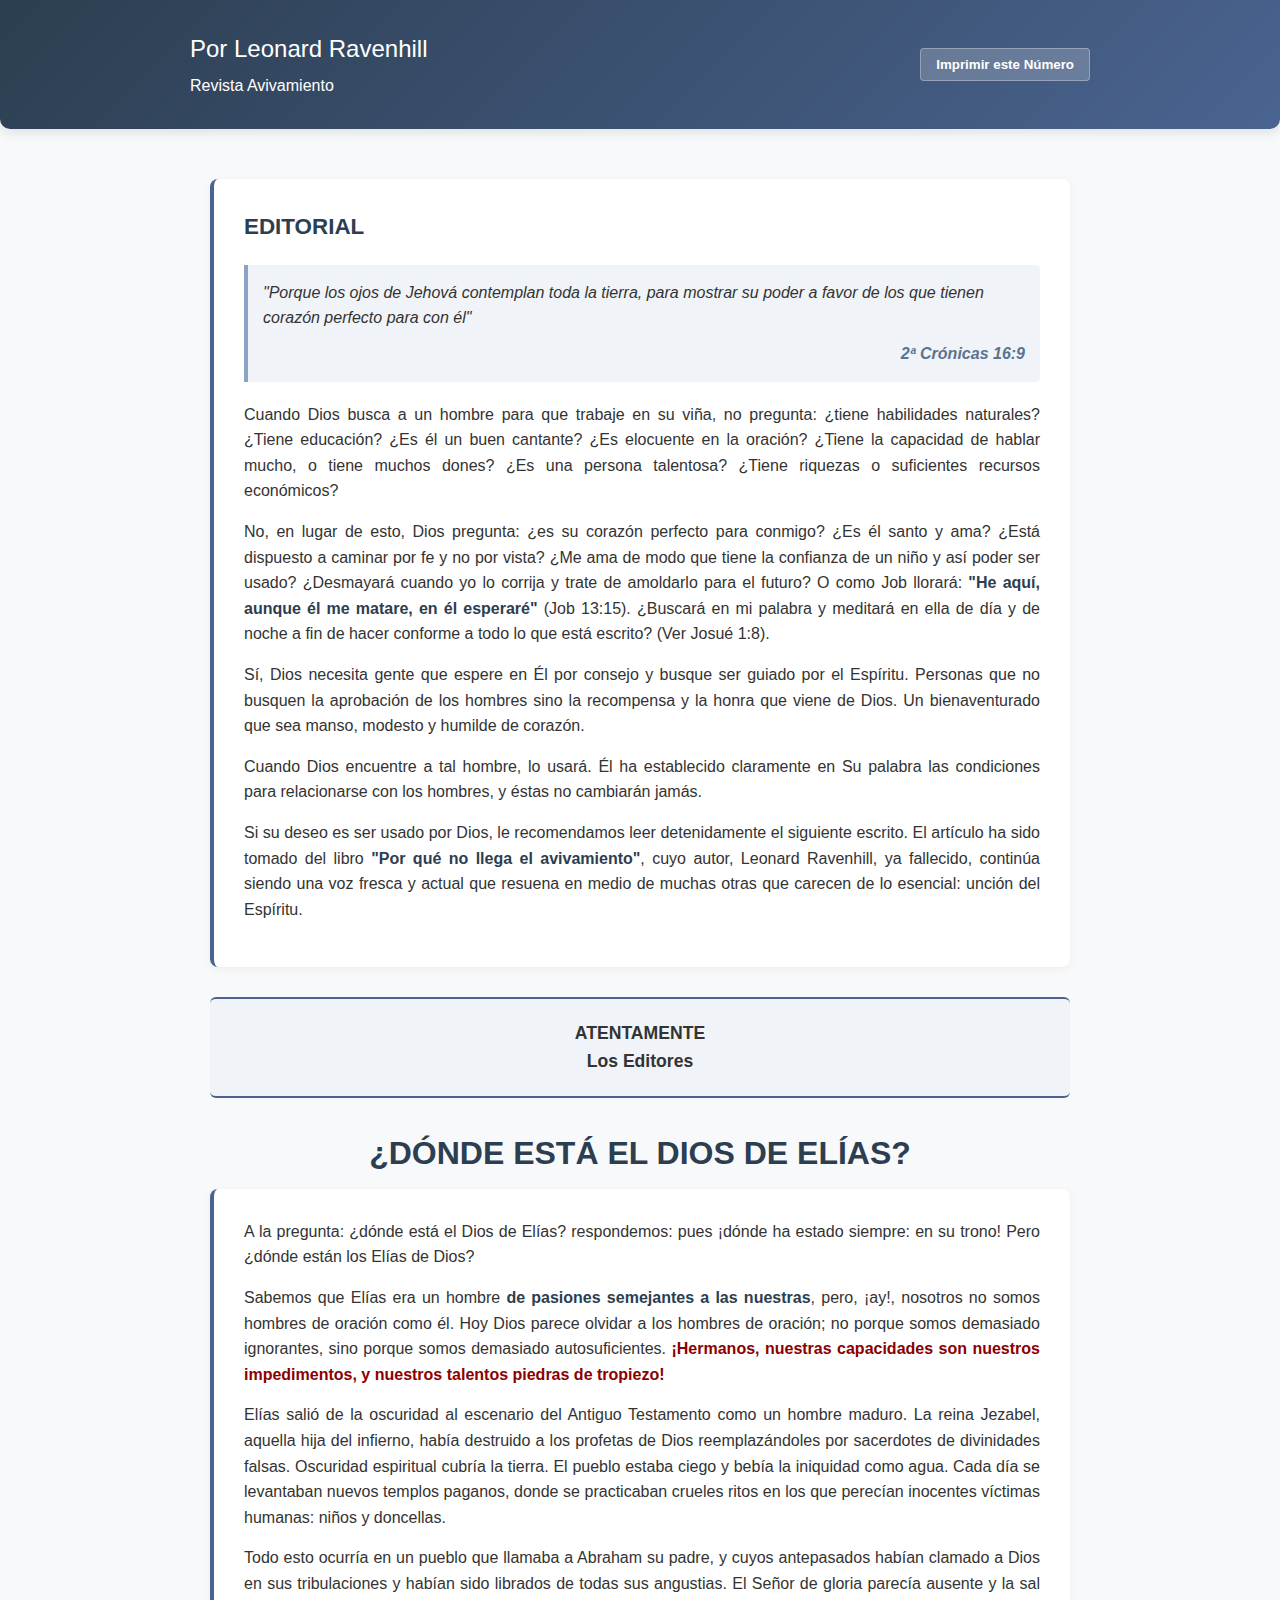
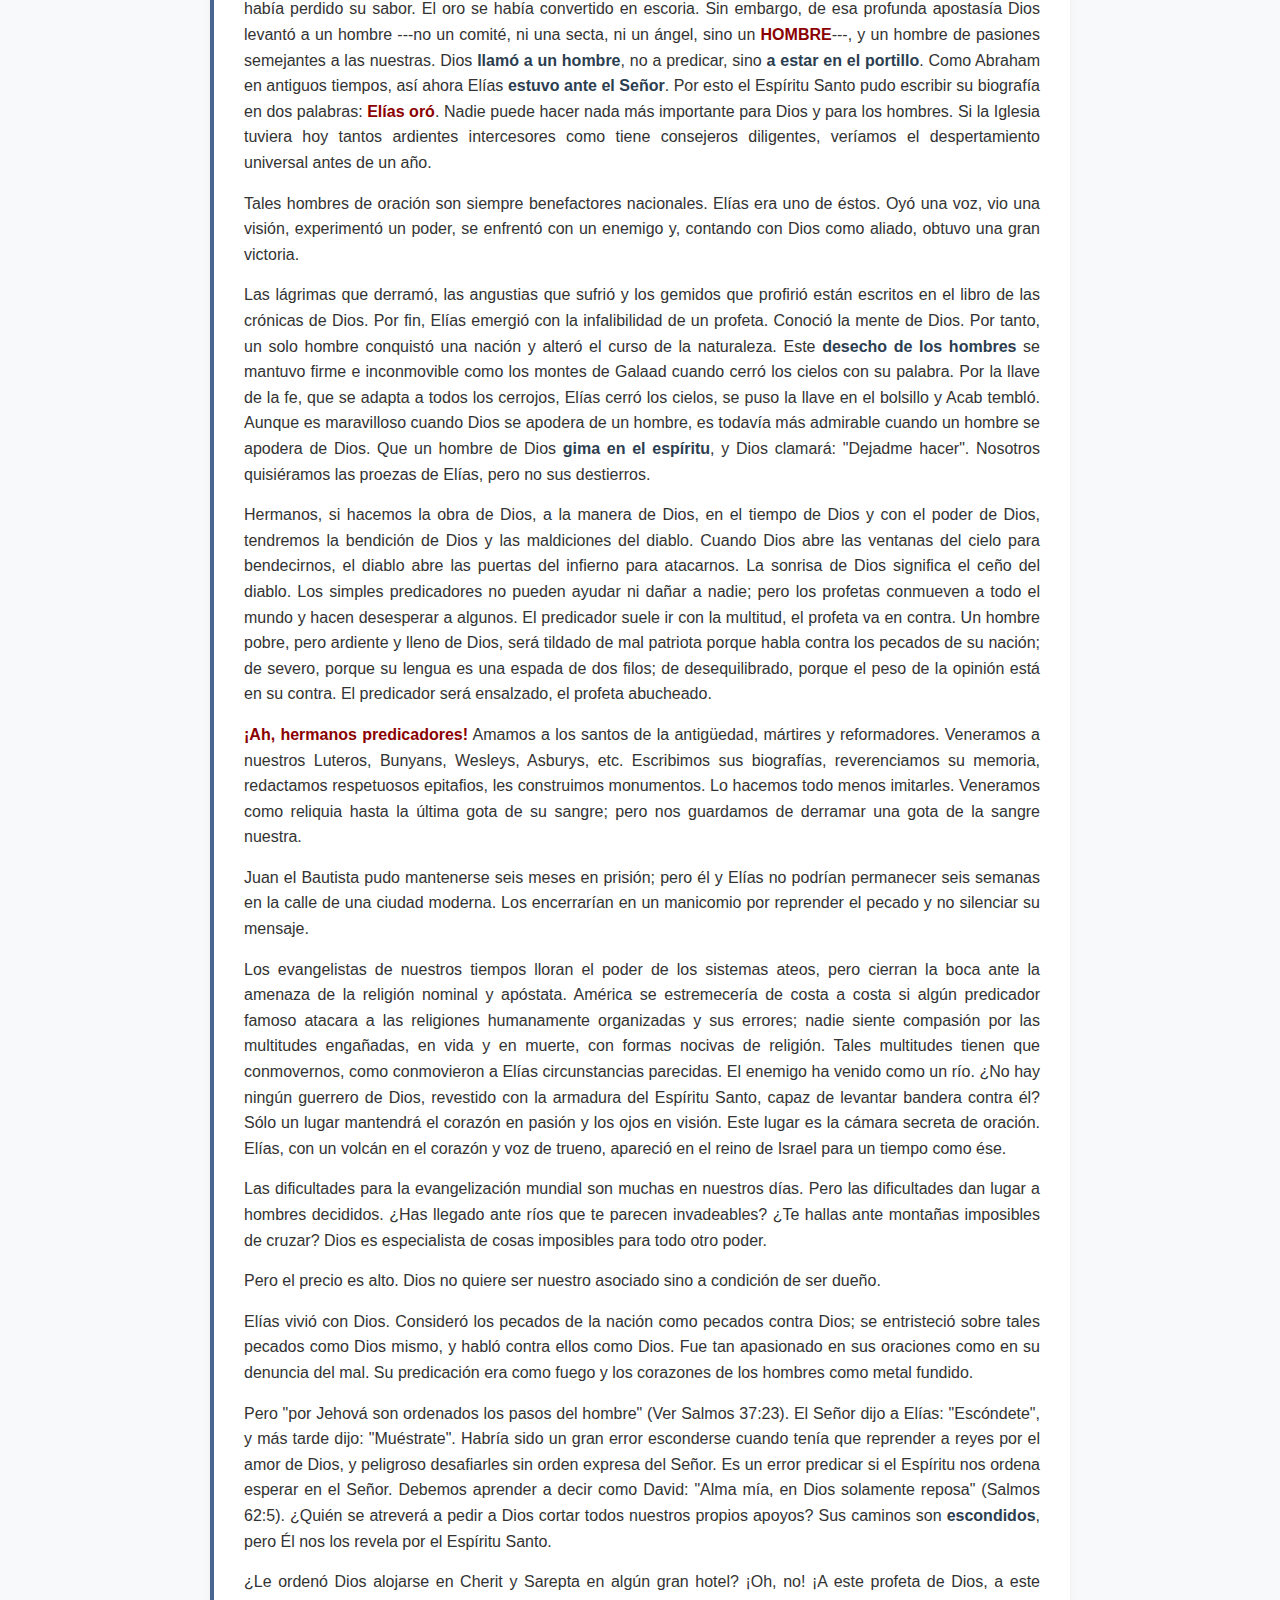
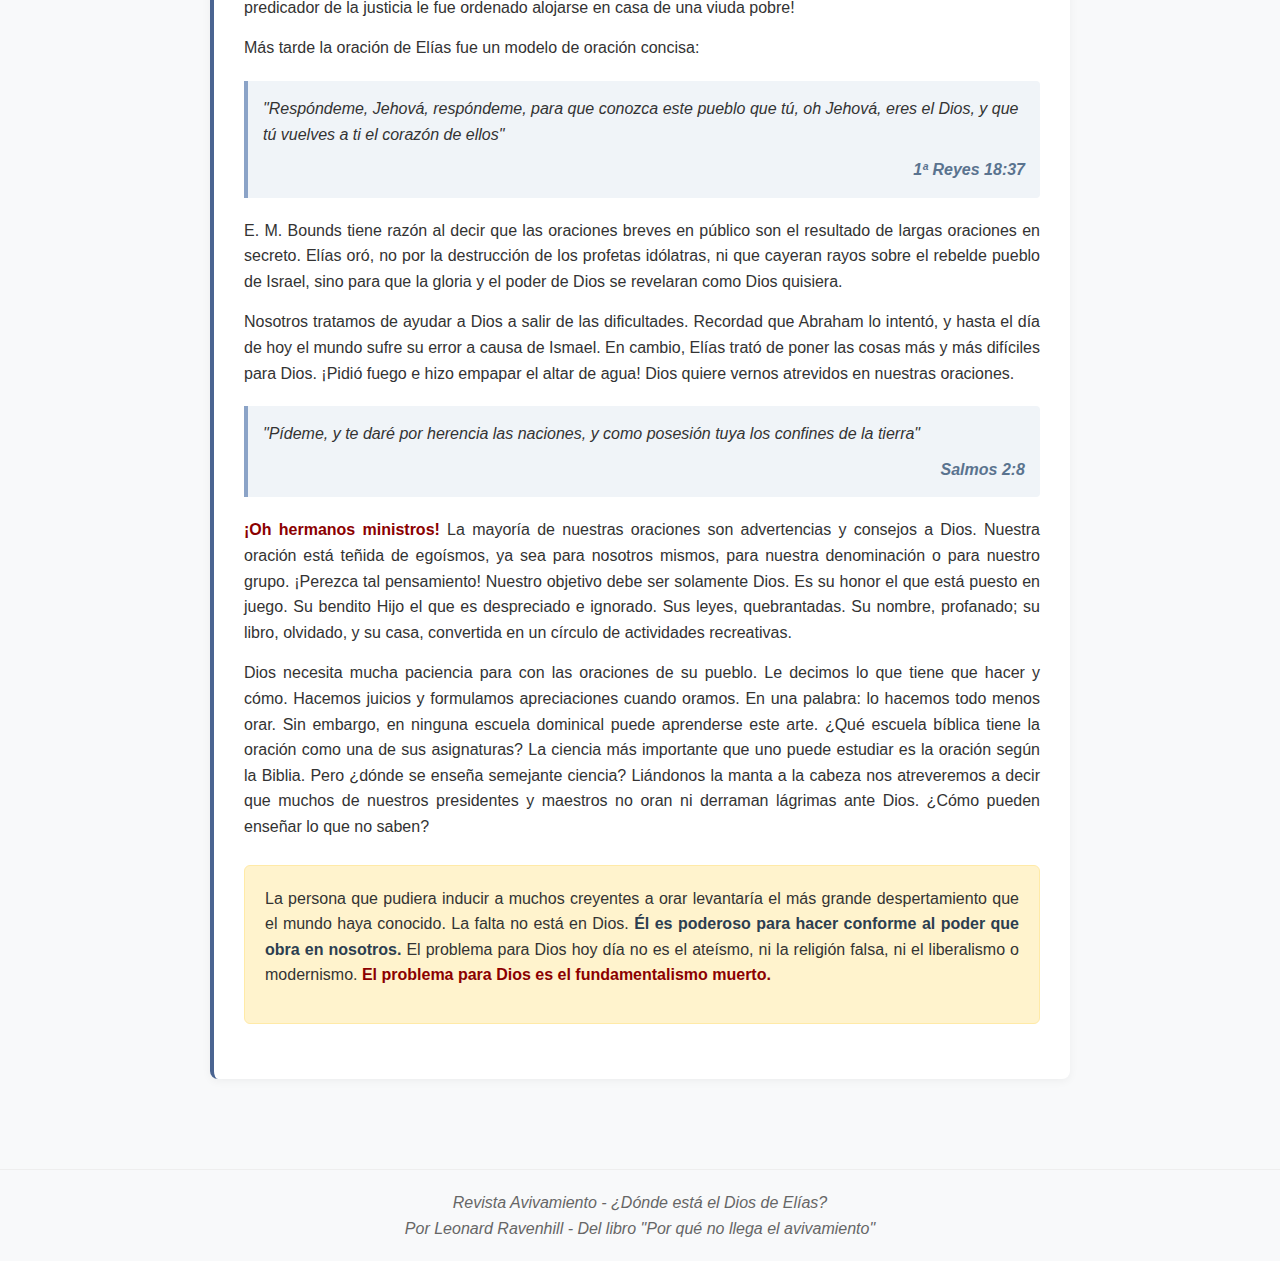
<file: revistas-avivamiento/revistas/donde-esta-el-Dios-de-elias/index.html>
<!DOCTYPE html>
<html lang="es">
<head>
    <meta charset="UTF-8">
    <meta name="viewport" content="width=device-width, initial-scale=1.0">
    <title>¿Dónde está el Dios de Elías? - Leonard Ravenhill</title>
    <style>
        * {
            margin: 0;
            padding: 0;
            box-sizing: border-box;
            font-family: 'Segoe UI', Tahoma, Geneva, Verdana, sans-serif;
        }

        body {
            background-color: #f8f9fa;
            color: #333;
            line-height: 1.6;
        }

        .container {
            max-width: 900px;
            margin: 0 auto;
            padding: 20px;
        }

        header {
            background: linear-gradient(135deg, #2c3e50, #4a6491);
            color: white;
            padding: 30px 20px;
            text-align: center;
            border-radius: 0 0 10px 10px;
            box-shadow: 0 4px 12px rgba(0,0,0,0.1);
            margin-bottom: 30px;
            position: relative;
        }

        .header-content {
            display: flex;
            justify-content: space-between;
            align-items: center;
            max-width: 900px;
            margin: 0 auto;
        }

        .author-info {
            text-align: left;
        }

        .author-name {
            font-size: 1.5rem;
            margin-bottom: 5px;
        }

        .print-button {
            background: rgba(255,255,255,0.2);
            border: 1px solid rgba(255,255,255,0.3);
            color: white;
            padding: 8px 15px;
            border-radius: 4px;
            cursor: pointer;
            font-weight: bold;
            transition: background 0.3s;
        }

        .print-button:hover {
            background: rgba(255,255,255,0.3);
        }

        .main-title {
            text-align: center;
            font-size: 2rem;
            margin: 30px 0 10px;
            color: #2c3e50;
        }

        .subtitle {
            text-align: center;
            color: #4a6491;
            font-style: italic;
            margin-bottom: 40px;
            font-size: 1.1rem;
        }

        .content-section {
            background: white;
            border-radius: 8px;
            padding: 30px;
            margin-bottom: 30px;
            box-shadow: 0 2px 10px rgba(0,0,0,0.05);
            border-left: 4px solid #4a6491;
        }

        h2 {
            color: #2c3e50;
            margin-bottom: 20px;
            padding-bottom: 10px;
            border-bottom: 1px solid #eee;
            font-size: 1.6rem;
        }

        h3 {
            color: #4a6491;
            margin: 25px 0 15px;
            font-size: 1.3rem;
        }

        p {
            margin-bottom: 15px;
            text-align: justify;
        }

        .scripture {
            background-color: #f0f4f8;
            border-left: 4px solid #8ba3c7;
            padding: 15px;
            margin: 20px 0;
            font-style: italic;
            border-radius: 0 4px 4px 0;
        }

        .scripture-ref {
            display: block;
            text-align: right;
            font-weight: bold;
            margin-top: 10px;
            color: #5a738f;
        }

        .highlight-box {
            background-color: #fff9e6;
            border: 1px solid #ffeaa7;
            border-radius: 6px;
            padding: 20px;
            margin: 25px 0;
        }

        .editors-note {
            text-align: center;
            margin: 30px 0;
            padding: 20px;
            font-weight: bold;
            font-size: 1.1rem;
            background-color: #f0f4f8;
            border-radius: 6px;
            border-top: 2px solid #4a6491;
            border-bottom: 2px solid #4a6491;
        }

        .bible-list {
            margin: 20px 0 20px 30px;
        }

        .bible-list li {
            margin-bottom: 12px;
            text-align: justify;
            padding-left: 5px;
        }

        .bible-list li strong {
            color: #4a6491;
        }

        .emphasis {
            font-weight: bold;
            color: #2c3e50;
        }

        .red-emphasis {
            color: #8B0000;
            font-weight: bold;
        }

        .intro-box {
            background-color: #e8f4f8;
            border-radius: 8px;
            padding: 20px;
            margin: 20px 0 30px;
            border-left: 4px solid #4a6491;
        }

        footer {
            text-align: center;
            margin-top: 40px;
            padding: 20px;
            color: #666;
            border-top: 1px solid #eee;
            font-style: italic;
        }

        .warning-box {
            background-color: #fff3cd;
            border: 1px solid #ffeaa7;
            border-radius: 6px;
            padding: 20px;
            margin: 25px 0;
        }

        .editorial-container {
            background-color: white;
            border-radius: 8px;
            padding: 30px;
            margin-bottom: 30px;
            box-shadow: 0 2px 10px rgba(0,0,0,0.05);
            border-left: 4px solid #4a6491;
            display: flex;
            flex-wrap: wrap;
            gap: 20px;
        }

        .editorial-image {
            flex: 0 0 150px;
            text-align: center;
        }

        .image-placeholder {
            width: 100%;
            height: 180px;
            background-color: #e9ecef;
            border: 1px solid #ccc;
            display: flex;
            align-items: center;
            justify-content: center;
            color: #666;
            font-size: 0.9rem;
            margin-bottom: 10px;
        }

        .editorial-text {
            flex: 1;
        }

        .editorial-title {
            color: #2c3e50;
            font-weight: bold;
            font-size: 1.4rem;
            margin-bottom: 15px;
        }

        @media (max-width: 768px) {
            .container {
                padding: 10px;
            }

            header {
                padding: 20px 15px;
            }

            .header-content {
                flex-direction: column;
                text-align: center;
            }

            .author-info {
                text-align: center;
                margin-bottom: 15px;
            }

            .main-title {
                font-size: 1.7rem;
            }

            .content-section {
                padding: 20px;
            }

            .editorial-container {
                flex-direction: column;
            }

            .editorial-image {
                margin: 0 auto;
            }
        }
    </style>
</head>
<body>
<header>
    <div class="header-content">
        <div class="author-info">
            <div class="author-name">Por Leonard Ravenhill</div>
            <div>Revista Avivamiento</div>
        </div>
        <button class="print-button" onclick="window.print()">Imprimir este Número</button>
    </div>
</header>

<div class="container">
    <div class="editorial-container">
        <div class="editorial-text">
            <div class="editorial-title">EDITORIAL</div>

            <div class="scripture">
                "Porque los ojos de Jehová contemplan toda la tierra, para mostrar su poder a favor de los que tienen corazón perfecto para con él"
                <span class="scripture-ref">2ª Crónicas 16:9</span>
            </div>

            <p>Cuando Dios busca a un hombre para que trabaje en su viña, no pregunta: ¿tiene habilidades naturales? ¿Tiene educación? ¿Es él un buen cantante? ¿Es elocuente en la oración? ¿Tiene la capacidad de hablar mucho, o tiene muchos dones? ¿Es una persona talentosa? ¿Tiene riquezas o suficientes recursos económicos?</p>

            <p>No, en lugar de esto, Dios pregunta: ¿es su corazón perfecto para conmigo? ¿Es él santo y ama? ¿Está dispuesto a caminar por fe y no por vista? ¿Me ama de modo que tiene la confianza de un niño y así poder ser usado? ¿Desmayará cuando yo lo corrija y trate de amoldarlo para el futuro? O como Job llorará: <span class="emphasis">"He aquí, aunque él me matare, en él esperaré"</span> (Job 13:15). ¿Buscará en mi palabra y meditará en ella de día y de noche a fin de hacer conforme a todo lo que está escrito? (Ver Josué 1:8).</p>

            <p>Sí, Dios necesita gente que espere en Él por consejo y busque ser guiado por el Espíritu. Personas que no busquen la aprobación de los hombres sino la recompensa y la honra que viene de Dios. Un bienaventurado que sea manso, modesto y humilde de corazón.</p>

            <p>Cuando Dios encuentre a tal hombre, lo usará. Él ha establecido claramente en Su palabra las condiciones para relacionarse con los hombres, y éstas no cambiarán jamás.</p>

            <p>Si su deseo es ser usado por Dios, le recomendamos leer detenidamente el siguiente escrito. El artículo ha sido tomado del libro <span class="emphasis">"Por qué no llega el avivamiento"</span>, cuyo autor, Leonard Ravenhill, ya fallecido, continúa siendo una voz fresca y actual que resuena en medio de muchas otras que carecen de lo esencial: unción del Espíritu.</p>
        </div>
    </div>

    <div class="editors-note">
        ATENTAMENTE<br>
        <strong>Los Editores</strong>
    </div>

    <h1 class="main-title">¿DÓNDE ESTÁ EL DIOS DE ELÍAS?</h1>

    <div class="content-section">
        <p>A la pregunta: ¿dónde está el Dios de Elías? respondemos: pues ¡dónde ha estado siempre: en su trono! Pero ¿dónde están los Elías de Dios?</p>

        <p>Sabemos que Elías era un hombre <span class="emphasis">de pasiones semejantes a las nuestras</span>, pero, ¡ay!, nosotros no somos hombres de oración como él. Hoy Dios parece olvidar a los hombres de oración; no porque somos demasiado ignorantes, sino porque somos demasiado autosuficientes. <span class="red-emphasis">¡Hermanos, nuestras capacidades son nuestros impedimentos, y nuestros talentos piedras de tropiezo!</span></p>

        <p>Elías salió de la oscuridad al escenario del Antiguo Testamento como un hombre maduro. La reina Jezabel, aquella hija del infierno, había destruido a los profetas de Dios reemplazándoles por sacerdotes de divinidades falsas. Oscuridad espiritual cubría la tierra. El pueblo estaba ciego y bebía la iniquidad como agua. Cada día se levantaban nuevos templos paganos, donde se practicaban crueles ritos en los que perecían inocentes víctimas humanas: niños y doncellas.</p>

        <p>Todo esto ocurría en un pueblo que llamaba a Abraham su padre, y cuyos antepasados habían clamado a Dios en sus tribulaciones y habían sido librados de todas sus angustias. El Señor de gloria parecía ausente y la sal había perdido su sabor. El oro se había convertido en escoria. Sin embargo, de esa profunda apostasía Dios levantó a un hombre ---no un comité, ni una secta, ni un ángel, sino un <span class="red-emphasis">HOMBRE</span>---, y un hombre de pasiones semejantes a las nuestras. Dios <span class="emphasis">llamó a un hombre</span>, no a predicar, sino <span class="emphasis">a estar en el portillo</span>. Como Abraham en antiguos tiempos, así ahora Elías <span class="emphasis">estuvo ante el Señor</span>. Por esto el Espíritu Santo pudo escribir su biografía en dos palabras: <span class="red-emphasis">Elías oró</span>. Nadie puede hacer nada más importante para Dios y para los hombres. Si la Iglesia tuviera hoy tantos ardientes intercesores como tiene consejeros diligentes, veríamos el despertamiento universal antes de un año.</p>

        <p>Tales hombres de oración son siempre benefactores nacionales. Elías era uno de éstos. Oyó una voz, vio una visión, experimentó un poder, se enfrentó con un enemigo y, contando con Dios como aliado, obtuvo una gran victoria.</p>

        <p>Las lágrimas que derramó, las angustias que sufrió y los gemidos que profirió están escritos en el libro de las crónicas de Dios. Por fin, Elías emergió con la infalibilidad de un profeta. Conoció la mente de Dios. Por tanto, un solo hombre conquistó una nación y alteró el curso de la naturaleza. Este <span class="emphasis">desecho de los hombres</span> se mantuvo firme e inconmovible como los montes de Galaad cuando cerró los cielos con su palabra. Por la llave de la fe, que se adapta a todos los cerrojos, Elías cerró los cielos, se puso la llave en el bolsillo y Acab tembló. Aunque es maravilloso cuando Dios se apodera de un hombre, es todavía más admirable cuando un hombre se apodera de Dios. Que un hombre de Dios <span class="emphasis">gima en el espíritu</span>, y Dios clamará: "Dejadme hacer". Nosotros quisiéramos las proezas de Elías, pero no sus destierros.</p>

        <p>Hermanos, si hacemos la obra de Dios, a la manera de Dios, en el tiempo de Dios y con el poder de Dios, tendremos la bendición de Dios y las maldiciones del diablo. Cuando Dios abre las ventanas del cielo para bendecirnos, el diablo abre las puertas del infierno para atacarnos. La sonrisa de Dios significa el ceño del diablo. Los simples predicadores no pueden ayudar ni dañar a nadie; pero los profetas conmueven a todo el mundo y hacen desesperar a algunos. El predicador suele ir con la multitud, el profeta va en contra. Un hombre pobre, pero ardiente y lleno de Dios, será tildado de mal patriota porque habla contra los pecados de su nación; de severo, porque su lengua es una espada de dos filos; de desequilibrado, porque el peso de la opinión está en su contra. El predicador será ensalzado, el profeta abucheado.</p>

        <p><span class="red-emphasis">¡Ah, hermanos predicadores!</span> Amamos a los santos de la antigüedad, mártires y reformadores. Veneramos a nuestros Luteros, Bunyans, Wesleys, Asburys, etc. Escribimos sus biografías, reverenciamos su memoria, redactamos respetuosos epitafios, les construimos monumentos. Lo hacemos todo menos imitarles. Veneramos como reliquia hasta la última gota de su sangre; pero nos guardamos de derramar una gota de la sangre nuestra.</p>

        <p>Juan el Bautista pudo mantenerse seis meses en prisión; pero él y Elías no podrían permanecer seis semanas en la calle de una ciudad moderna. Los encerrarían en un manicomio por reprender el pecado y no silenciar su mensaje.</p>

        <p>Los evangelistas de nuestros tiempos lloran el poder de los sistemas ateos, pero cierran la boca ante la amenaza de la religión nominal y apóstata. América se estremecería de costa a costa si algún predicador famoso atacara a las religiones humanamente organizadas y sus errores; nadie siente compasión por las multitudes engañadas, en vida y en muerte, con formas nocivas de religión. Tales multitudes tienen que conmovernos, como conmovieron a Elías circunstancias parecidas. El enemigo ha venido como un río. ¿No hay ningún guerrero de Dios, revestido con la armadura del Espíritu Santo, capaz de levantar bandera contra él? Sólo un lugar mantendrá el corazón en pasión y los ojos en visión. Este lugar es la cámara secreta de oración. Elías, con un volcán en el corazón y voz de trueno, apareció en el reino de Israel para un tiempo como ése.</p>

        <p>Las dificultades para la evangelización mundial son muchas en nuestros días. Pero las dificultades dan lugar a hombres decididos. ¿Has llegado ante ríos que te parecen invadeables? ¿Te hallas ante montañas imposibles de cruzar? Dios es especialista de cosas imposibles para todo otro poder.</p>

        <p>Pero el precio es alto. Dios no quiere ser nuestro asociado sino a condición de ser dueño.</p>

        <p>Elías vivió con Dios. Consideró los pecados de la nación como pecados contra Dios; se entristeció sobre tales pecados como Dios mismo, y habló contra ellos como Dios. Fue tan apasionado en sus oraciones como en su denuncia del mal. Su predicación era como fuego y los corazones de los hombres como metal fundido.</p>

        <p>Pero "por Jehová son ordenados los pasos del hombre" (Ver Salmos 37:23). El Señor dijo a Elías: "Escóndete", y más tarde dijo: "Muéstrate". Habría sido un gran error esconderse cuando tenía que reprender a reyes por el amor de Dios, y peligroso desafiarles sin orden expresa del Señor. Es un error predicar si el Espíritu nos ordena esperar en el Señor. Debemos aprender a decir como David: "Alma mía, en Dios solamente reposa" (Salmos 62:5). ¿Quién se atreverá a pedir a Dios cortar todos nuestros propios apoyos? Sus caminos son <span class="emphasis">escondidos</span>, pero Él nos los revela por el Espíritu Santo.</p>

        <p>¿Le ordenó Dios alojarse en Cherit y Sarepta en algún gran hotel? ¡Oh, no! ¡A este profeta de Dios, a este predicador de la justicia le fue ordenado alojarse en casa de una viuda pobre!</p>

        <p>Más tarde la oración de Elías fue un modelo de oración concisa:</p>

        <div class="scripture">
            "Respóndeme, Jehová, respóndeme, para que conozca este pueblo que tú, oh Jehová, eres el Dios, y que tú vuelves a ti el corazón de ellos"
            <span class="scripture-ref">1ª Reyes 18:37</span>
        </div>

        <p>E. M. Bounds tiene razón al decir que las oraciones breves en público son el resultado de largas oraciones en secreto. Elías oró, no por la destrucción de los profetas idólatras, ni que cayeran rayos sobre el rebelde pueblo de Israel, sino para que la gloria y el poder de Dios se revelaran como Dios quisiera.</p>

        <p>Nosotros tratamos de ayudar a Dios a salir de las dificultades. Recordad que Abraham lo intentó, y hasta el día de hoy el mundo sufre su error a causa de Ismael. En cambio, Elías trató de poner las cosas más y más difíciles para Dios. ¡Pidió fuego e hizo empapar el altar de agua! Dios quiere vernos atrevidos en nuestras oraciones.</p>

        <div class="scripture">
            "Pídeme, y te daré por herencia las naciones, y como posesión tuya los confines de la tierra"
            <span class="scripture-ref">Salmos 2:8</span>
        </div>

        <p><span class="red-emphasis">¡Oh hermanos ministros!</span> La mayoría de nuestras oraciones son advertencias y consejos a Dios. Nuestra oración está teñida de egoísmos, ya sea para nosotros mismos, para nuestra denominación o para nuestro grupo. ¡Perezca tal pensamiento! Nuestro objetivo debe ser solamente Dios. Es su honor el que está puesto en juego. Su bendito Hijo el que es despreciado e ignorado. Sus leyes, quebrantadas. Su nombre, profanado; su libro, olvidado, y su casa, convertida en un círculo de actividades recreativas.</p>

        <p>Dios necesita mucha paciencia para con las oraciones de su pueblo. Le decimos lo que tiene que hacer y cómo. Hacemos juicios y formulamos apreciaciones cuando oramos. En una palabra: lo hacemos todo menos orar. Sin embargo, en ninguna escuela dominical puede aprenderse este arte. ¿Qué escuela bíblica tiene la oración como una de sus asignaturas? La ciencia más importante que uno puede estudiar es la oración según la Biblia. Pero ¿dónde se enseña semejante ciencia? Liándonos la manta a la cabeza nos atreveremos a decir que muchos de nuestros presidentes y maestros no oran ni derraman lágrimas ante Dios. ¿Cómo pueden enseñar lo que no saben?</p>

        <div class="warning-box">
            <p>La persona que pudiera inducir a muchos creyentes a orar levantaría el más grande despertamiento que el mundo haya conocido. La falta no está en Dios. <span class="emphasis">Él es poderoso para hacer conforme al poder que obra en nosotros.</span> El problema para Dios hoy día no es el ateísmo, ni la religión falsa, ni el liberalismo o modernismo. <span class="red-emphasis">El problema para Dios es el fundamentalismo muerto.</span></p>
        </div>
    </div>
</div>

<footer>
    Revista Avivamiento - ¿Dónde está el Dios de Elías?<br>
    Por Leonard Ravenhill - Del libro "Por qué no llega el avivamiento"
</footer>
</body>
</html>
</file>
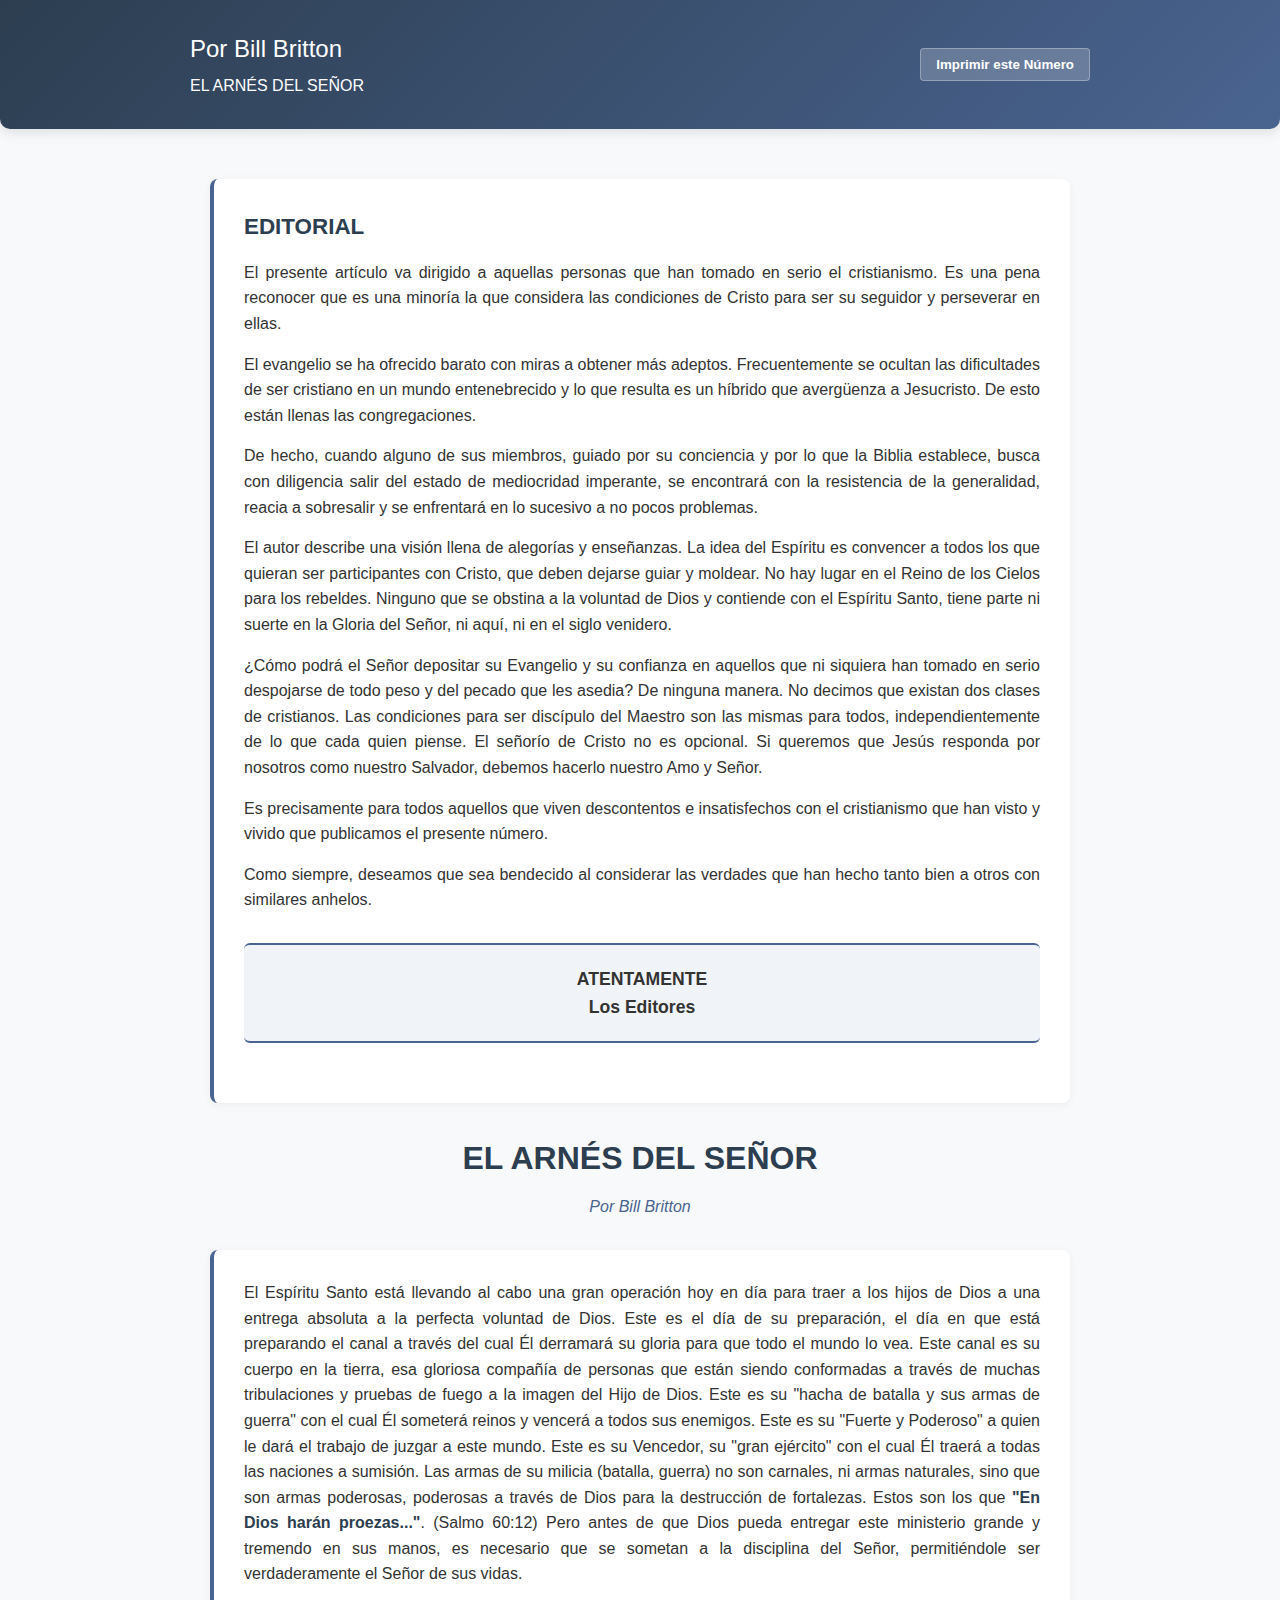
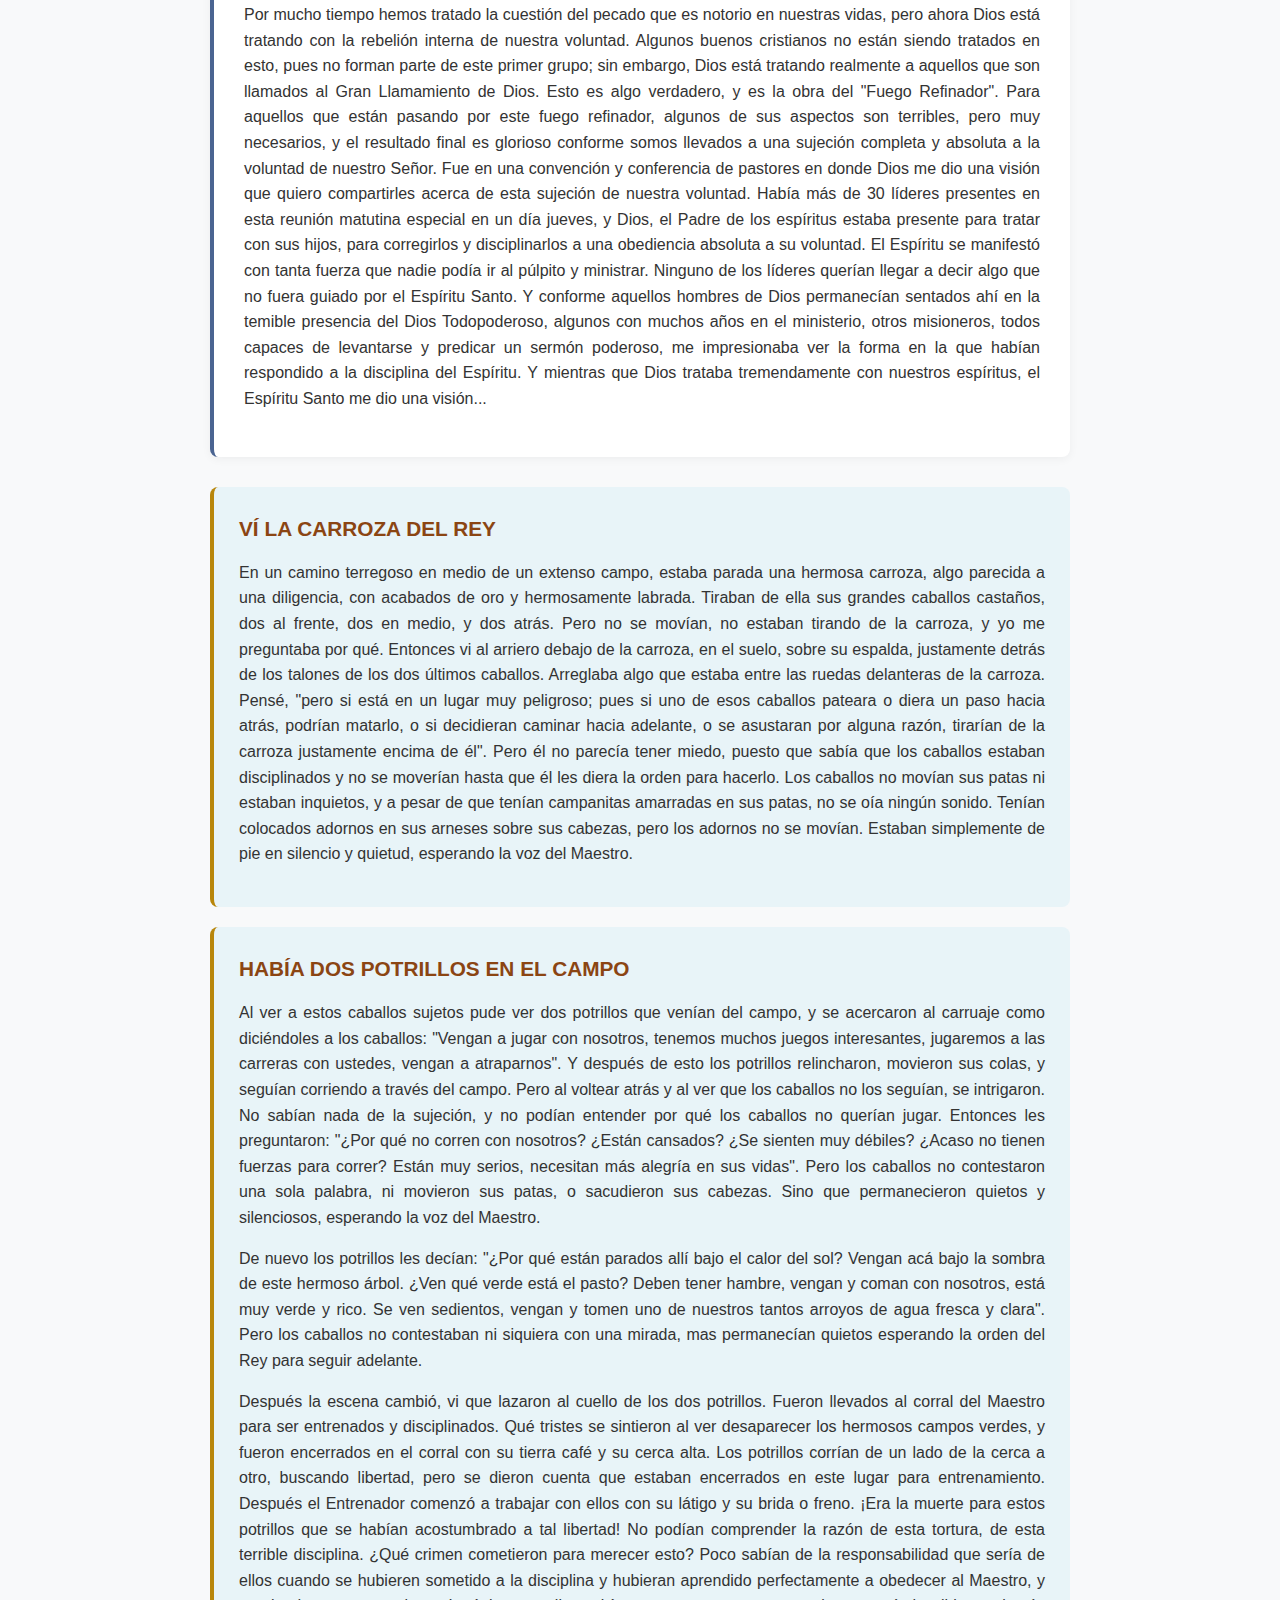
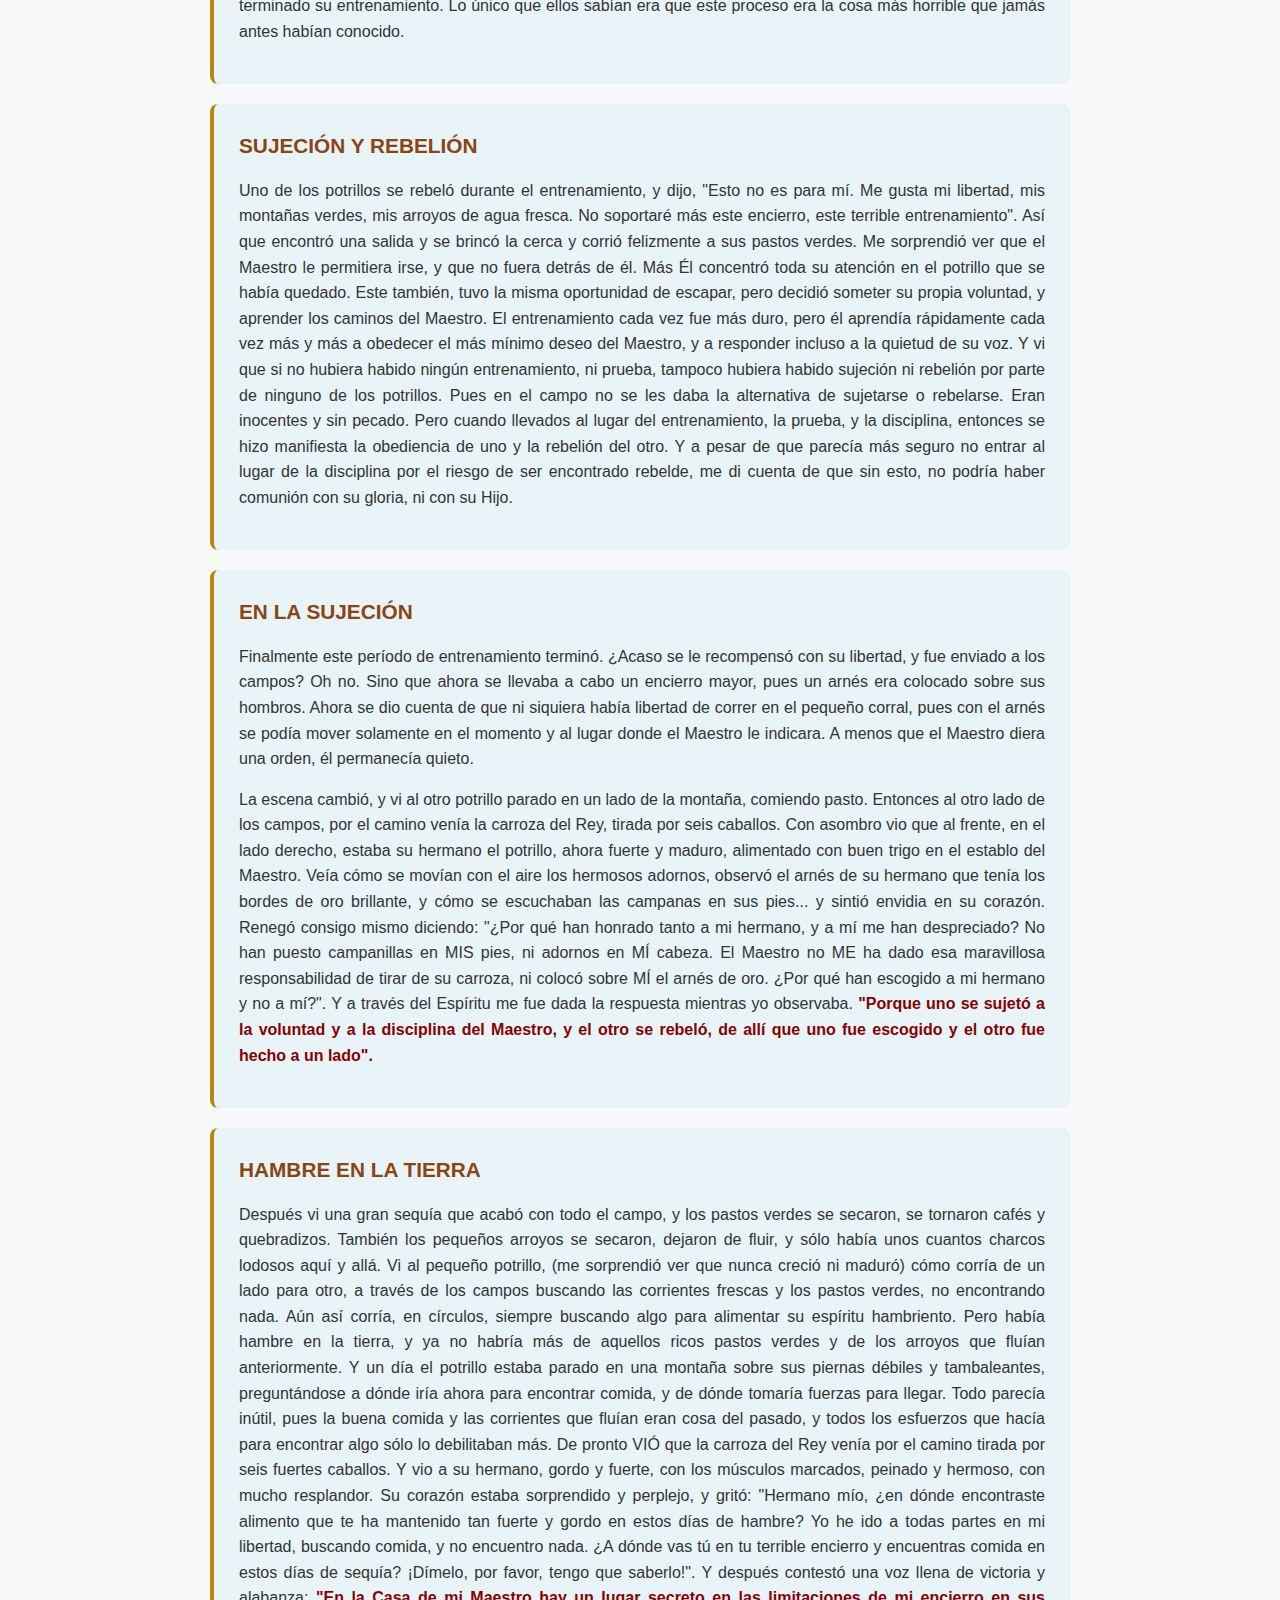
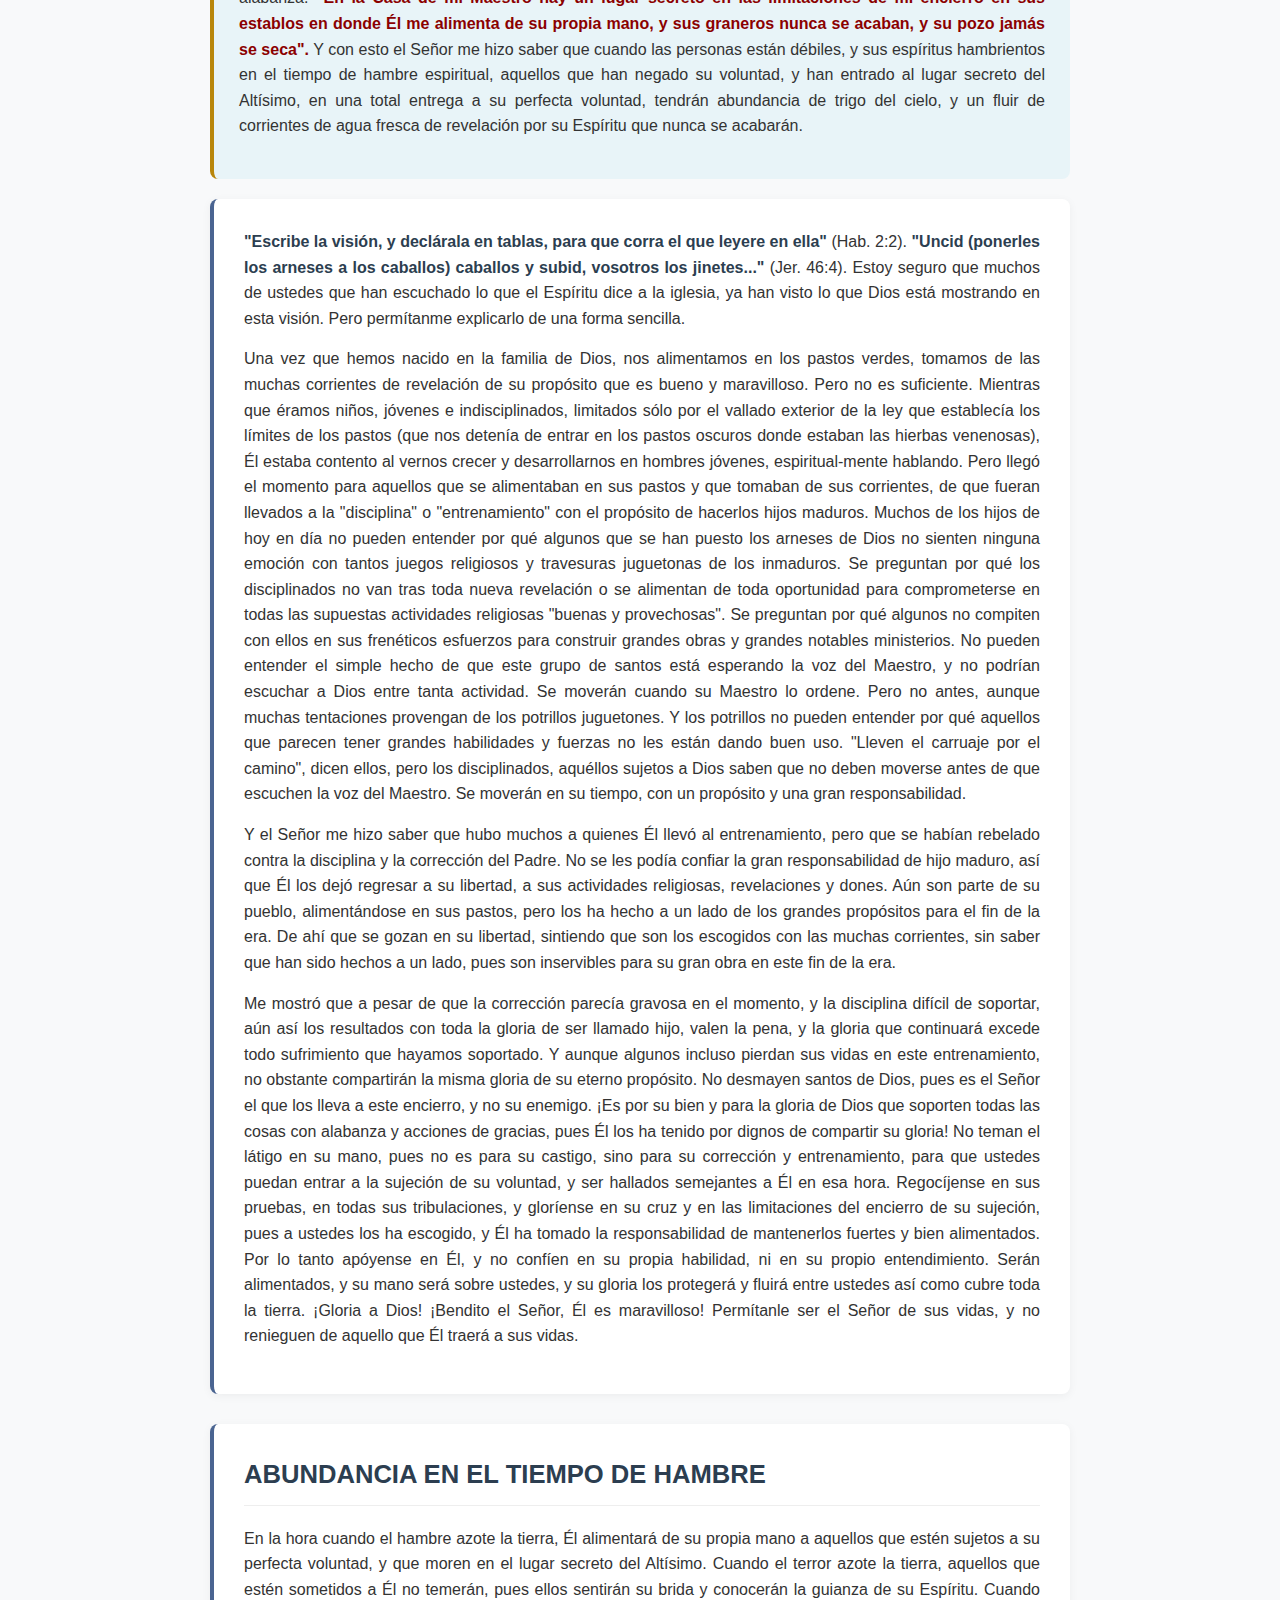
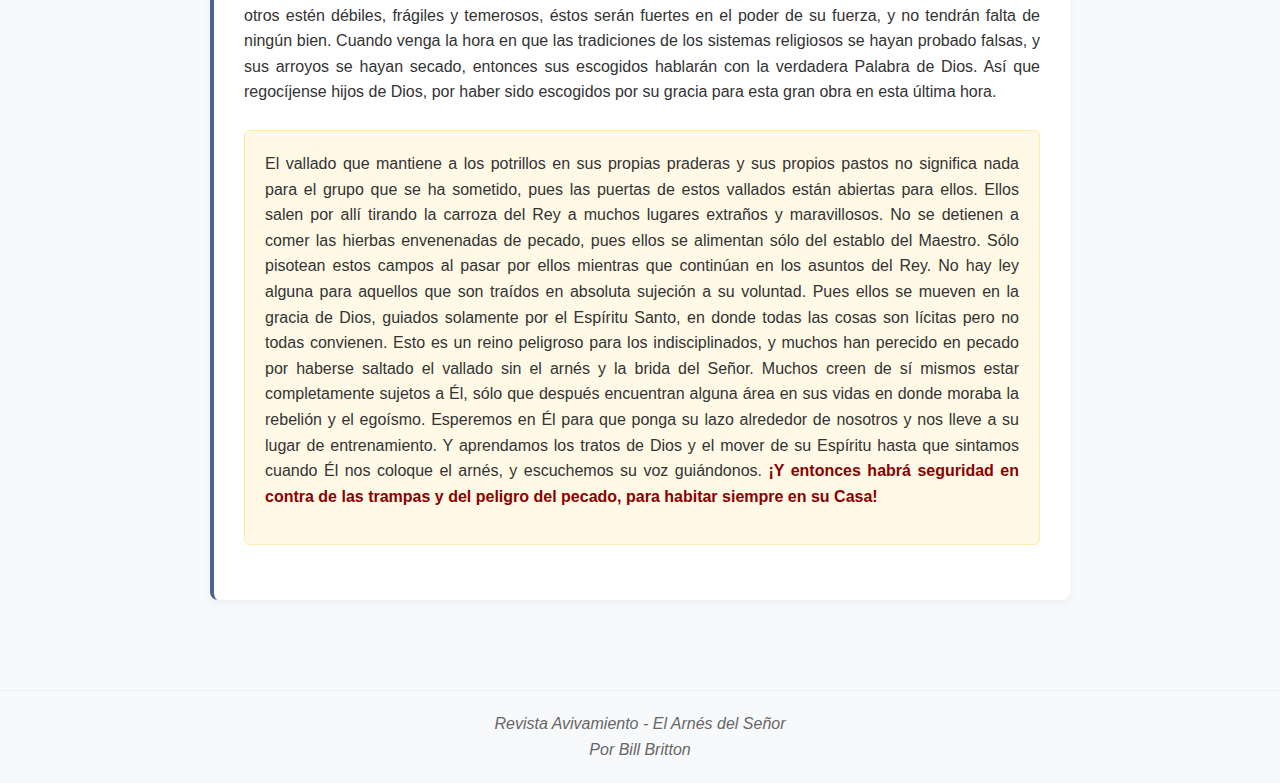
<file: revistas-avivamiento/revistas/el-arnes-del-Señor/index.html>
<!DOCTYPE html>
<html lang="es">
<head>
    <meta charset="UTF-8">
    <meta name="viewport" content="width=device-width, initial-scale=1.0">
    <title>El Arnés del Señor - Bill Britton</title>
    <style>
        * {
            margin: 0;
            padding: 0;
            box-sizing: border-box;
            font-family: 'Segoe UI', Tahoma, Geneva, Verdana, sans-serif;
        }

        body {
            background-color: #f8f9fa;
            color: #333;
            line-height: 1.6;
        }

        .container {
            max-width: 900px;
            margin: 0 auto;
            padding: 20px;
        }

        header {
            background: linear-gradient(135deg, #2c3e50, #4a6491);
            color: white;
            padding: 30px 20px;
            text-align: center;
            border-radius: 0 0 10px 10px;
            box-shadow: 0 4px 12px rgba(0,0,0,0.1);
            margin-bottom: 30px;
        }

        .header-content {
            display: flex;
            justify-content: space-between;
            align-items: center;
            max-width: 900px;
            margin: 0 auto;
        }

        .author-info {
            text-align: left;
        }

        .author-name {
            font-size: 1.5rem;
            margin-bottom: 5px;
        }

        .print-button {
            background: rgba(255,255,255,0.2);
            border: 1px solid rgba(255,255,255,0.3);
            color: white;
            padding: 8px 15px;
            border-radius: 4px;
            cursor: pointer;
            font-weight: bold;
            transition: background 0.3s;
        }

        .print-button:hover {
            background: rgba(255,255,255,0.3);
        }

        .main-title {
            text-align: center;
            font-size: 2rem;
            margin: 30px 0 10px;
            color: #2c3e50;
        }

        .content-section {
            background: white;
            border-radius: 8px;
            padding: 30px;
            margin-bottom: 30px;
            box-shadow: 0 2px 10px rgba(0,0,0,0.05);
            border-left: 4px solid #4a6491;
        }

        h2 {
            color: #2c3e50;
            margin-bottom: 20px;
            padding-bottom: 10px;
            border-bottom: 1px solid #eee;
            font-size: 1.6rem;
        }

        h3 {
            color: #4a6491;
            margin: 25px 0 15px;
            font-size: 1.3rem;
        }

        p {
            margin-bottom: 15px;
            text-align: justify;
        }

        .scripture {
            background-color: #f0f4f8;
            border-left: 4px solid #8ba3c7;
            padding: 15px;
            margin: 20px 0;
            font-style: italic;
            border-radius: 0 4px 4px 0;
        }

        .scripture-ref {
            display: block;
            text-align: right;
            font-weight: bold;
            margin-top: 10px;
            color: #5a738f;
        }

        .highlight-box {
            background-color: #fff9e6;
            border: 1px solid #ffeaa7;
            border-radius: 6px;
            padding: 20px;
            margin: 25px 0;
        }

        .editors-note {
            text-align: center;
            margin: 30px 0;
            padding: 20px;
            font-weight: bold;
            font-size: 1.1rem;
            background-color: #f0f4f8;
            border-radius: 6px;
            border-top: 2px solid #4a6491;
            border-bottom: 2px solid #4a6491;
        }

        .emphasis {
            font-weight: bold;
            color: #2c3e50;
        }

        .red-emphasis {
            color: #8B0000;
            font-weight: bold;
        }

        footer {
            text-align: center;
            margin-top: 40px;
            padding: 20px;
            color: #666;
            border-top: 1px solid #eee;
            font-style: italic;
        }

        .editorial-container {
            background-color: white;
            border-radius: 8px;
            padding: 30px;
            margin-bottom: 30px;
            box-shadow: 0 2px 10px rgba(0,0,0,0.05);
            border-left: 4px solid #4a6491;
        }

        .editorial-title {
            color: #2c3e50;
            font-weight: bold;
            font-size: 1.4rem;
            margin-bottom: 15px;
        }

        .vision-box {
            background-color: #e8f4f8;
            border-radius: 8px;
            padding: 25px;
            margin: 20px 0;
            border-left: 4px solid #b8860b;
        }

        .vision-title {
            font-size: 1.3rem;
            font-weight: bold;
            color: #8B4513;
            margin-bottom: 15px;
        }

        @media (max-width: 768px) {
            .container {
                padding: 10px;
            }

            header {
                padding: 20px 15px;
            }

            .header-content {
                flex-direction: column;
                text-align: center;
            }

            .author-info {
                text-align: center;
                margin-bottom: 15px;
            }

            .main-title {
                font-size: 1.7rem;
            }

            .content-section {
                padding: 20px;
            }
        }
    </style>
</head>
<body>
<header>
    <div class="header-content">
        <div class="author-info">
            <div class="author-name">Por Bill Britton</div>
            <div>EL ARNÉS DEL SEÑOR</div>
        </div>
        <button class="print-button" onclick="window.print()">Imprimir este Número</button>
    </div>
</header>

<div class="container">
    <div class="editorial-container">
        <div class="editorial-title">EDITORIAL</div>

        <p>El presente artículo va dirigido a aquellas personas que han tomado en serio el cristianismo. Es una pena reconocer que es una minoría la que considera las condiciones de Cristo para ser su seguidor y perseverar en ellas.</p>

        <p>El evangelio se ha ofrecido barato con miras a obtener más adeptos. Frecuentemente se ocultan las dificultades de ser cristiano en un mundo entenebrecido y lo que resulta es un híbrido que avergüenza a Jesucristo. De esto están llenas las congregaciones.</p>

        <p>De hecho, cuando alguno de sus miembros, guiado por su conciencia y por lo que la Biblia establece, busca con diligencia salir del estado de mediocridad imperante, se encontrará con la resistencia de la generalidad, reacia a sobresalir y se enfrentará en lo sucesivo a no pocos problemas.</p>

        <p>El autor describe una visión llena de alegorías y enseñanzas. La idea del Espíritu es convencer a todos los que quieran ser participantes con Cristo, que deben dejarse guiar y moldear. No hay lugar en el Reino de los Cielos para los rebeldes. Ninguno que se obstina a la voluntad de Dios y contiende con el Espíritu Santo, tiene parte ni suerte en la Gloria del Señor, ni aquí, ni en el siglo venidero.</p>

        <p>¿Cómo podrá el Señor depositar su Evangelio y su confianza en aquellos que ni siquiera han tomado en serio despojarse de todo peso y del pecado que les asedia? De ninguna manera. No decimos que existan dos clases de cristianos. Las condiciones para ser discípulo del Maestro son las mismas para todos, independientemente de lo que cada quien piense. El señorío de Cristo no es opcional. Si queremos que Jesús responda por nosotros como nuestro Salvador, debemos hacerlo nuestro Amo y Señor.</p>

        <p>Es precisamente para todos aquellos que viven descontentos e insatisfechos con el cristianismo que han visto y vivido que publicamos el presente número.</p>

        <p>Como siempre, deseamos que sea bendecido al considerar las verdades que han hecho tanto bien a otros con similares anhelos.</p>

        <div class="editors-note">
            ATENTAMENTE<br>
            <strong>Los Editores</strong>
        </div>
    </div>

    <h1 class="main-title">EL ARNÉS DEL SEÑOR</h1>
    <div style="text-align: center; margin-bottom: 30px; font-style: italic; color: #4a6491;">Por Bill Britton</div>

    <div class="content-section">
        <p>El Espíritu Santo está llevando al cabo una gran operación hoy en día para traer a los hijos de Dios a una entrega absoluta a la perfecta voluntad de Dios. Este es el día de su preparación, el día en que está preparando el canal a través del cual Él derramará su gloria para que todo el mundo lo vea. Este canal es su cuerpo en la tierra, esa gloriosa compañía de personas que están siendo conformadas a través de muchas tribulaciones y pruebas de fuego a la imagen del Hijo de Dios. Este es su "hacha de batalla y sus armas de guerra" con el cual Él someterá reinos y vencerá a todos sus enemigos. Este es su "Fuerte y Poderoso" a quien le dará el trabajo de juzgar a este mundo. Este es su Vencedor, su "gran ejército" con el cual Él traerá a todas las naciones a sumisión. Las armas de su milicia (batalla, guerra) no son carnales, ni armas naturales, sino que son armas poderosas, poderosas a través de Dios para la destrucción de fortalezas. Estos son los que <span class="emphasis">"En Dios harán proezas..."</span>. (Salmo 60:12) Pero antes de que Dios pueda entregar este ministerio grande y tremendo en sus manos, es necesario que se sometan a la disciplina del Señor, permitiéndole ser verdaderamente el Señor de sus vidas.</p>

        <p>Por mucho tiempo hemos tratado la cuestión del pecado que es notorio en nuestras vidas, pero ahora Dios está tratando con la rebelión interna de nuestra voluntad. Algunos buenos cristianos no están siendo tratados en esto, pues no forman parte de este primer grupo; sin embargo, Dios está tratando realmente a aquellos que son llamados al Gran Llamamiento de Dios. Esto es algo verdadero, y es la obra del "Fuego Refinador". Para aquellos que están pasando por este fuego refinador, algunos de sus aspectos son terribles, pero muy necesarios, y el resultado final es glorioso conforme somos llevados a una sujeción completa y absoluta a la voluntad de nuestro Señor. Fue en una convención y conferencia de pastores en donde Dios me dio una visión que quiero compartirles acerca de esta sujeción de nuestra voluntad. Había más de 30 líderes presentes en esta reunión matutina especial en un día jueves, y Dios, el Padre de los espíritus estaba presente para tratar con sus hijos, para corregirlos y disciplinarlos a una obediencia absoluta a su voluntad. El Espíritu se manifestó con tanta fuerza que nadie podía ir al púlpito y ministrar. Ninguno de los líderes querían llegar a decir algo que no fuera guiado por el Espíritu Santo. Y conforme aquellos hombres de Dios permanecían sentados ahí en la temible presencia del Dios Todopoderoso, algunos con muchos años en el ministerio, otros misioneros, todos capaces de levantarse y predicar un sermón poderoso, me impresionaba ver la forma en la que habían respondido a la disciplina del Espíritu. Y mientras que Dios trataba tremendamente con nuestros espíritus, el Espíritu Santo me dio una visión...</p>
    </div>

    <div class="vision-box">
        <div class="vision-title">VÍ LA CARROZA DEL REY</div>

        <p>En un camino terregoso en medio de un extenso campo, estaba parada una hermosa carroza, algo parecida a una diligencia, con acabados de oro y hermosamente labrada. Tiraban de ella sus grandes caballos castaños, dos al frente, dos en medio, y dos atrás. Pero no se movían, no estaban tirando de la carroza, y yo me preguntaba por qué. Entonces vi al arriero debajo de la carroza, en el suelo, sobre su espalda, justamente detrás de los talones de los dos últimos caballos. Arreglaba algo que estaba entre las ruedas delanteras de la carroza. Pensé, "pero si está en un lugar muy peligroso; pues si uno de esos caballos pateara o diera un paso hacia atrás, podrían matarlo, o si decidieran caminar hacia adelante, o se asustaran por alguna razón, tirarían de la carroza justamente encima de él". Pero él no parecía tener miedo, puesto que sabía que los caballos estaban disciplinados y no se moverían hasta que él les diera la orden para hacerlo. Los caballos no movían sus patas ni estaban inquietos, y a pesar de que tenían campanitas amarradas en sus patas, no se oía ningún sonido. Tenían colocados adornos en sus arneses sobre sus cabezas, pero los adornos no se movían. Estaban simplemente de pie en silencio y quietud, esperando la voz del Maestro.</p>
    </div>

    <div class="vision-box">
        <div class="vision-title">HABÍA DOS POTRILLOS EN EL CAMPO</div>

        <p>Al ver a estos caballos sujetos pude ver dos potrillos que venían del campo, y se acercaron al carruaje como diciéndoles a los caballos: "Vengan a jugar con nosotros, tenemos muchos juegos interesantes, jugaremos a las carreras con ustedes, vengan a atraparnos". Y después de esto los potrillos relincharon, movieron sus colas, y seguían corriendo a través del campo. Pero al voltear atrás y al ver que los caballos no los seguían, se intrigaron. No sabían nada de la sujeción, y no podían entender por qué los caballos no querían jugar. Entonces les preguntaron: "¿Por qué no corren con nosotros? ¿Están cansados? ¿Se sienten muy débiles? ¿Acaso no tienen fuerzas para correr? Están muy serios, necesitan más alegría en sus vidas". Pero los caballos no contestaron una sola palabra, ni movieron sus patas, o sacudieron sus cabezas. Sino que permanecieron quietos y silenciosos, esperando la voz del Maestro.</p>

        <p>De nuevo los potrillos les decían: "¿Por qué están parados allí bajo el calor del sol? Vengan acá bajo la sombra de este hermoso árbol. ¿Ven qué verde está el pasto? Deben tener hambre, vengan y coman con nosotros, está muy verde y rico. Se ven sedientos, vengan y tomen uno de nuestros tantos arroyos de agua fresca y clara". Pero los caballos no contestaban ni siquiera con una mirada, mas permanecían quietos esperando la orden del Rey para seguir adelante.</p>

        <p>Después la escena cambió, vi que lazaron al cuello de los dos potrillos. Fueron llevados al corral del Maestro para ser entrenados y disciplinados. Qué tristes se sintieron al ver desaparecer los hermosos campos verdes, y fueron encerrados en el corral con su tierra café y su cerca alta. Los potrillos corrían de un lado de la cerca a otro, buscando libertad, pero se dieron cuenta que estaban encerrados en este lugar para entrenamiento. Después el Entrenador comenzó a trabajar con ellos con su látigo y su brida o freno. ¡Era la muerte para estos potrillos que se habían acostumbrado a tal libertad! No podían comprender la razón de esta tortura, de esta terrible disciplina. ¿Qué crimen cometieron para merecer esto? Poco sabían de la responsabilidad que sería de ellos cuando se hubieren sometido a la disciplina y hubieran aprendido perfectamente a obedecer al Maestro, y terminado su entrenamiento. Lo único que ellos sabían era que este proceso era la cosa más horrible que jamás antes habían conocido.</p>
    </div>

    <div class="vision-box">
        <div class="vision-title">SUJECIÓN Y REBELIÓN</div>

        <p>Uno de los potrillos se rebeló durante el entrenamiento, y dijo, "Esto no es para mí. Me gusta mi libertad, mis montañas verdes, mis arroyos de agua fresca. No soportaré más este encierro, este terrible entrenamiento". Así que encontró una salida y se brincó la cerca y corrió felizmente a sus pastos verdes. Me sorprendió ver que el Maestro le permitiera irse, y que no fuera detrás de él. Más Él concentró toda su atención en el potrillo que se había quedado. Este también, tuvo la misma oportunidad de escapar, pero decidió someter su propia voluntad, y aprender los caminos del Maestro. El entrenamiento cada vez fue más duro, pero él aprendía rápidamente cada vez más y más a obedecer el más mínimo deseo del Maestro, y a responder incluso a la quietud de su voz. Y vi que si no hubiera habido ningún entrenamiento, ni prueba, tampoco hubiera habido sujeción ni rebelión por parte de ninguno de los potrillos. Pues en el campo no se les daba la alternativa de sujetarse o rebelarse. Eran inocentes y sin pecado. Pero cuando llevados al lugar del entrenamiento, la prueba, y la disciplina, entonces se hizo manifiesta la obediencia de uno y la rebelión del otro. Y a pesar de que parecía más seguro no entrar al lugar de la disciplina por el riesgo de ser encontrado rebelde, me di cuenta de que sin esto, no podría haber comunión con su gloria, ni con su Hijo.</p>
    </div>

    <div class="vision-box">
        <div class="vision-title">EN LA SUJECIÓN</div>

        <p>Finalmente este período de entrenamiento terminó. ¿Acaso se le recompensó con su libertad, y fue enviado a los campos? Oh no. Sino que ahora se llevaba a cabo un encierro mayor, pues un arnés era colocado sobre sus hombros. Ahora se dio cuenta de que ni siquiera había libertad de correr en el pequeño corral, pues con el arnés se podía mover solamente en el momento y al lugar donde el Maestro le indicara. A menos que el Maestro diera una orden, él permanecía quieto.</p>

        <p>La escena cambió, y vi al otro potrillo parado en un lado de la montaña, comiendo pasto. Entonces al otro lado de los campos, por el camino venía la carroza del Rey, tirada por seis caballos. Con asombro vio que al frente, en el lado derecho, estaba su hermano el potrillo, ahora fuerte y maduro, alimentado con buen trigo en el establo del Maestro. Veía cómo se movían con el aire los hermosos adornos, observó el arnés de su hermano que tenía los bordes de oro brillante, y cómo se escuchaban las campanas en sus pies... y sintió envidia en su corazón. Renegó consigo mismo diciendo: "¿Por qué han honrado tanto a mi hermano, y a mí me han despreciado? No han puesto campanillas en MIS pies, ni adornos en MÍ cabeza. El Maestro no ME ha dado esa maravillosa responsabilidad de tirar de su carroza, ni colocó sobre MÍ el arnés de oro. ¿Por qué han escogido a mi hermano y no a mí?". Y a través del Espíritu me fue dada la respuesta mientras yo observaba. <span class="red-emphasis">"Porque uno se sujetó a la voluntad y a la disciplina del Maestro, y el otro se rebeló, de allí que uno fue escogido y el otro fue hecho a un lado".</span></p>
    </div>

    <div class="vision-box">
        <div class="vision-title">HAMBRE EN LA TIERRA</div>

        <p>Después vi una gran sequía que acabó con todo el campo, y los pastos verdes se secaron, se tornaron cafés y quebradizos. También los pequeños arroyos se secaron, dejaron de fluir, y sólo había unos cuantos charcos lodosos aquí y allá. Vi al pequeño potrillo, (me sorprendió ver que nunca creció ni maduró) cómo corría de un lado para otro, a través de los campos buscando las corrientes frescas y los pastos verdes, no encontrando nada. Aún así corría, en círculos, siempre buscando algo para alimentar su espíritu hambriento. Pero había hambre en la tierra, y ya no habría más de aquellos ricos pastos verdes y de los arroyos que fluían anteriormente. Y un día el potrillo estaba parado en una montaña sobre sus piernas débiles y tambaleantes, preguntándose a dónde iría ahora para encontrar comida, y de dónde tomaría fuerzas para llegar. Todo parecía inútil, pues la buena comida y las corrientes que fluían eran cosa del pasado, y todos los esfuerzos que hacía para encontrar algo sólo lo debilitaban más. De pronto VIÓ que la carroza del Rey venía por el camino tirada por seis fuertes caballos. Y vio a su hermano, gordo y fuerte, con los músculos marcados, peinado y hermoso, con mucho resplandor. Su corazón estaba sorprendido y perplejo, y gritó: "Hermano mío, ¿en dónde encontraste alimento que te ha mantenido tan fuerte y gordo en estos días de hambre? Yo he ido a todas partes en mi libertad, buscando comida, y no encuentro nada. ¿A dónde vas tú en tu terrible encierro y encuentras comida en estos días de sequía? ¡Dímelo, por favor, tengo que saberlo!". Y después contestó una voz llena de victoria y alabanza: <span class="red-emphasis">"En la Casa de mi Maestro hay un lugar secreto en las limitaciones de mi encierro en sus establos en donde Él me alimenta de su propia mano, y sus graneros nunca se acaban, y su pozo jamás se seca".</span> Y con esto el Señor me hizo saber que cuando las personas están débiles, y sus espíritus hambrientos en el tiempo de hambre espiritual, aquellos que han negado su voluntad, y han entrado al lugar secreto del Altísimo, en una total entrega a su perfecta voluntad, tendrán abundancia de trigo del cielo, y un fluir de corrientes de agua fresca de revelación por su Espíritu que nunca se acabarán.</p>
    </div>

    <div class="content-section">
        <p><span class="emphasis">"Escribe la visión, y declárala en tablas, para que corra el que leyere en ella"</span> (Hab. 2:2). <span class="emphasis">"Uncid (ponerles los arneses a los caballos) caballos y subid, vosotros los jinetes..."</span> (Jer. 46:4). Estoy seguro que muchos de ustedes que han escuchado lo que el Espíritu dice a la iglesia, ya han visto lo que Dios está mostrando en esta visión. Pero permítanme explicarlo de una forma sencilla.</p>

        <p>Una vez que hemos nacido en la familia de Dios, nos alimentamos en los pastos verdes, tomamos de las muchas corrientes de revelación de su propósito que es bueno y maravilloso. Pero no es suficiente. Mientras que éramos niños, jóvenes e indisciplinados, limitados sólo por el vallado exterior de la ley que establecía los límites de los pastos (que nos detenía de entrar en los pastos oscuros donde estaban las hierbas venenosas), Él estaba contento al vernos crecer y desarrollarnos en hombres jóvenes, espiritual-mente hablando. Pero llegó el momento para aquellos que se alimentaban en sus pastos y que tomaban de sus corrientes, de que fueran llevados a la "disciplina" o "entrenamiento" con el propósito de hacerlos hijos maduros. Muchos de los hijos de hoy en día no pueden entender por qué algunos que se han puesto los arneses de Dios no sienten ninguna emoción con tantos juegos religiosos y travesuras juguetonas de los inmaduros. Se preguntan por qué los disciplinados no van tras toda nueva revelación o se alimentan de toda oportunidad para comprometerse en todas las supuestas actividades religiosas "buenas y provechosas". Se preguntan por qué algunos no compiten con ellos en sus frenéticos esfuerzos para construir grandes obras y grandes notables ministerios. No pueden entender el simple hecho de que este grupo de santos está esperando la voz del Maestro, y no podrían escuchar a Dios entre tanta actividad. Se moverán cuando su Maestro lo ordene. Pero no antes, aunque muchas tentaciones provengan de los potrillos juguetones. Y los potrillos no pueden entender por qué aquellos que parecen tener grandes habilidades y fuerzas no les están dando buen uso. "Lleven el carruaje por el camino", dicen ellos, pero los disciplinados, aquéllos sujetos a Dios saben que no deben moverse antes de que escuchen la voz del Maestro. Se moverán en su tiempo, con un propósito y una gran responsabilidad.</p>

        <p>Y el Señor me hizo saber que hubo muchos a quienes Él llevó al entrenamiento, pero que se habían rebelado contra la disciplina y la corrección del Padre. No se les podía confiar la gran responsabilidad de hijo maduro, así que Él los dejó regresar a su libertad, a sus actividades religiosas, revelaciones y dones. Aún son parte de su pueblo, alimentándose en sus pastos, pero los ha hecho a un lado de los grandes propósitos para el fin de la era. De ahí que se gozan en su libertad, sintiendo que son los escogidos con las muchas corrientes, sin saber que han sido hechos a un lado, pues son inservibles para su gran obra en este fin de la era.</p>

        <p>Me mostró que a pesar de que la corrección parecía gravosa en el momento, y la disciplina difícil de soportar, aún así los resultados con toda la gloria de ser llamado hijo, valen la pena, y la gloria que continuará excede todo sufrimiento que hayamos soportado. Y aunque algunos incluso pierdan sus vidas en este entrenamiento, no obstante compartirán la misma gloria de su eterno propósito. No desmayen santos de Dios, pues es el Señor el que los lleva a este encierro, y no su enemigo. ¡Es por su bien y para la gloria de Dios que soporten todas las cosas con alabanza y acciones de gracias, pues Él los ha tenido por dignos de compartir su gloria! No teman el látigo en su mano, pues no es para su castigo, sino para su corrección y entrenamiento, para que ustedes puedan entrar a la sujeción de su voluntad, y ser hallados semejantes a Él en esa hora. Regocíjense en sus pruebas, en todas sus tribulaciones, y gloríense en su cruz y en las limitaciones del encierro de su sujeción, pues a ustedes los ha escogido, y Él ha tomado la responsabilidad de mantenerlos fuertes y bien alimentados. Por lo tanto apóyense en Él, y no confíen en su propia habilidad, ni en su propio entendimiento. Serán alimentados, y su mano será sobre ustedes, y su gloria los protegerá y fluirá entre ustedes así como cubre toda la tierra. ¡Gloria a Dios! ¡Bendito el Señor, Él es maravilloso! Permítanle ser el Señor de sus vidas, y no renieguen de aquello que Él traerá a sus vidas.</p>
    </div>

    <div class="content-section">
        <h2>ABUNDANCIA EN EL TIEMPO DE HAMBRE</h2>

        <p>En la hora cuando el hambre azote la tierra, Él alimentará de su propia mano a aquellos que estén sujetos a su perfecta voluntad, y que moren en el lugar secreto del Altísimo. Cuando el terror azote la tierra, aquellos que estén sometidos a Él no temerán, pues ellos sentirán su brida y conocerán la guianza de su Espíritu. Cuando otros estén débiles, frágiles y temerosos, éstos serán fuertes en el poder de su fuerza, y no tendrán falta de ningún bien. Cuando venga la hora en que las tradiciones de los sistemas religiosos se hayan probado falsas, y sus arroyos se hayan secado, entonces sus escogidos hablarán con la verdadera Palabra de Dios. Así que regocíjense hijos de Dios, por haber sido escogidos por su gracia para esta gran obra en esta última hora.</p>

        <div class="highlight-box">
            <p>El vallado que mantiene a los potrillos en sus propias praderas y sus propios pastos no significa nada para el grupo que se ha sometido, pues las puertas de estos vallados están abiertas para ellos. Ellos salen por allí tirando la carroza del Rey a muchos lugares extraños y maravillosos. No se detienen a comer las hierbas envenenadas de pecado, pues ellos se alimentan sólo del establo del Maestro. Sólo pisotean estos campos al pasar por ellos mientras que continúan en los asuntos del Rey. No hay ley alguna para aquellos que son traídos en absoluta sujeción a su voluntad. Pues ellos se mueven en la gracia de Dios, guiados solamente por el Espíritu Santo, en donde todas las cosas son lícitas pero no todas convienen. Esto es un reino peligroso para los indisciplinados, y muchos han perecido en pecado por haberse saltado el vallado sin el arnés y la brida del Señor. Muchos creen de sí mismos estar completamente sujetos a Él, sólo que después encuentran alguna área en sus vidas en donde moraba la rebelión y el egoísmo. Esperemos en Él para que ponga su lazo alrededor de nosotros y nos lleve a su lugar de entrenamiento. Y aprendamos los tratos de Dios y el mover de su Espíritu hasta que sintamos cuando Él nos coloque el arnés, y escuchemos su voz guiándonos. <span class="red-emphasis">¡Y entonces habrá seguridad en contra de las trampas y del peligro del pecado, para habitar siempre en su Casa!</span></p>
        </div>
    </div>
</div>

<footer>
    Revista Avivamiento - El Arnés del Señor<br>
    Por Bill Britton
</footer>
</body>
</html>
</file>
